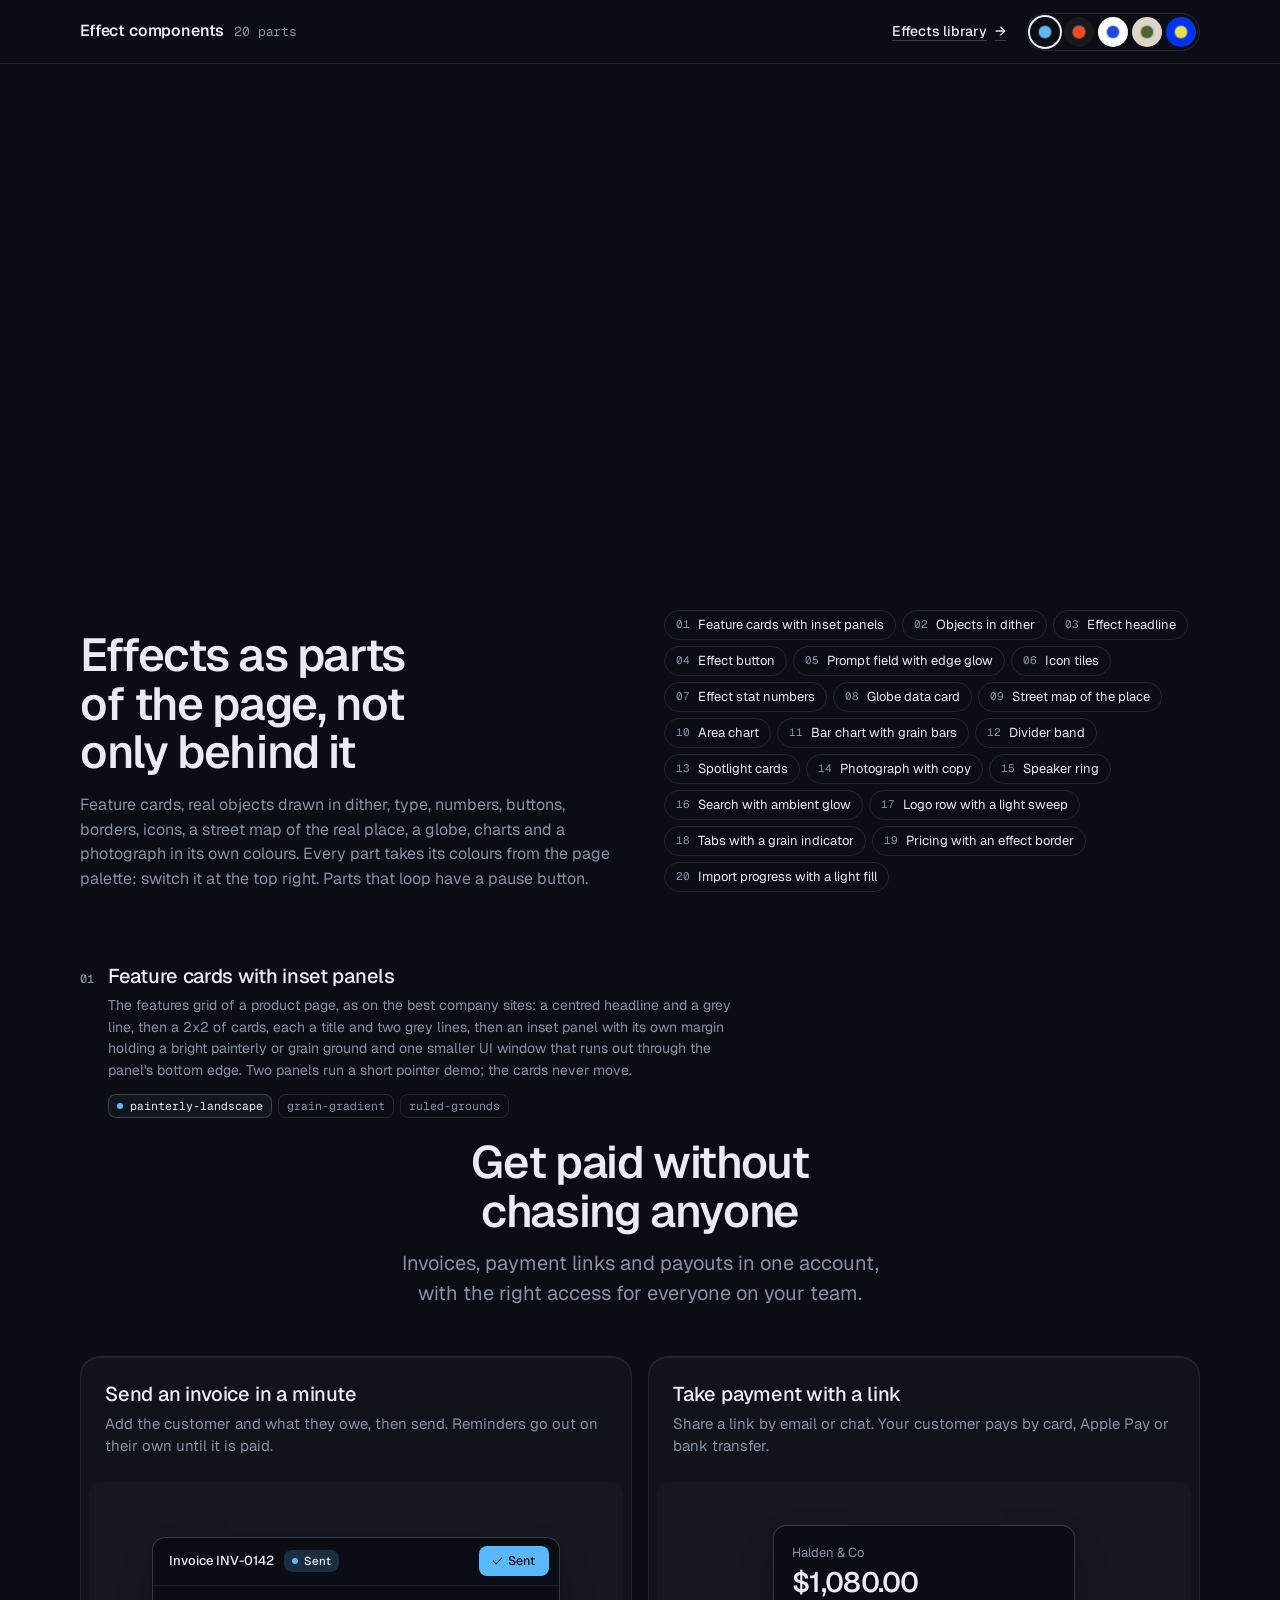
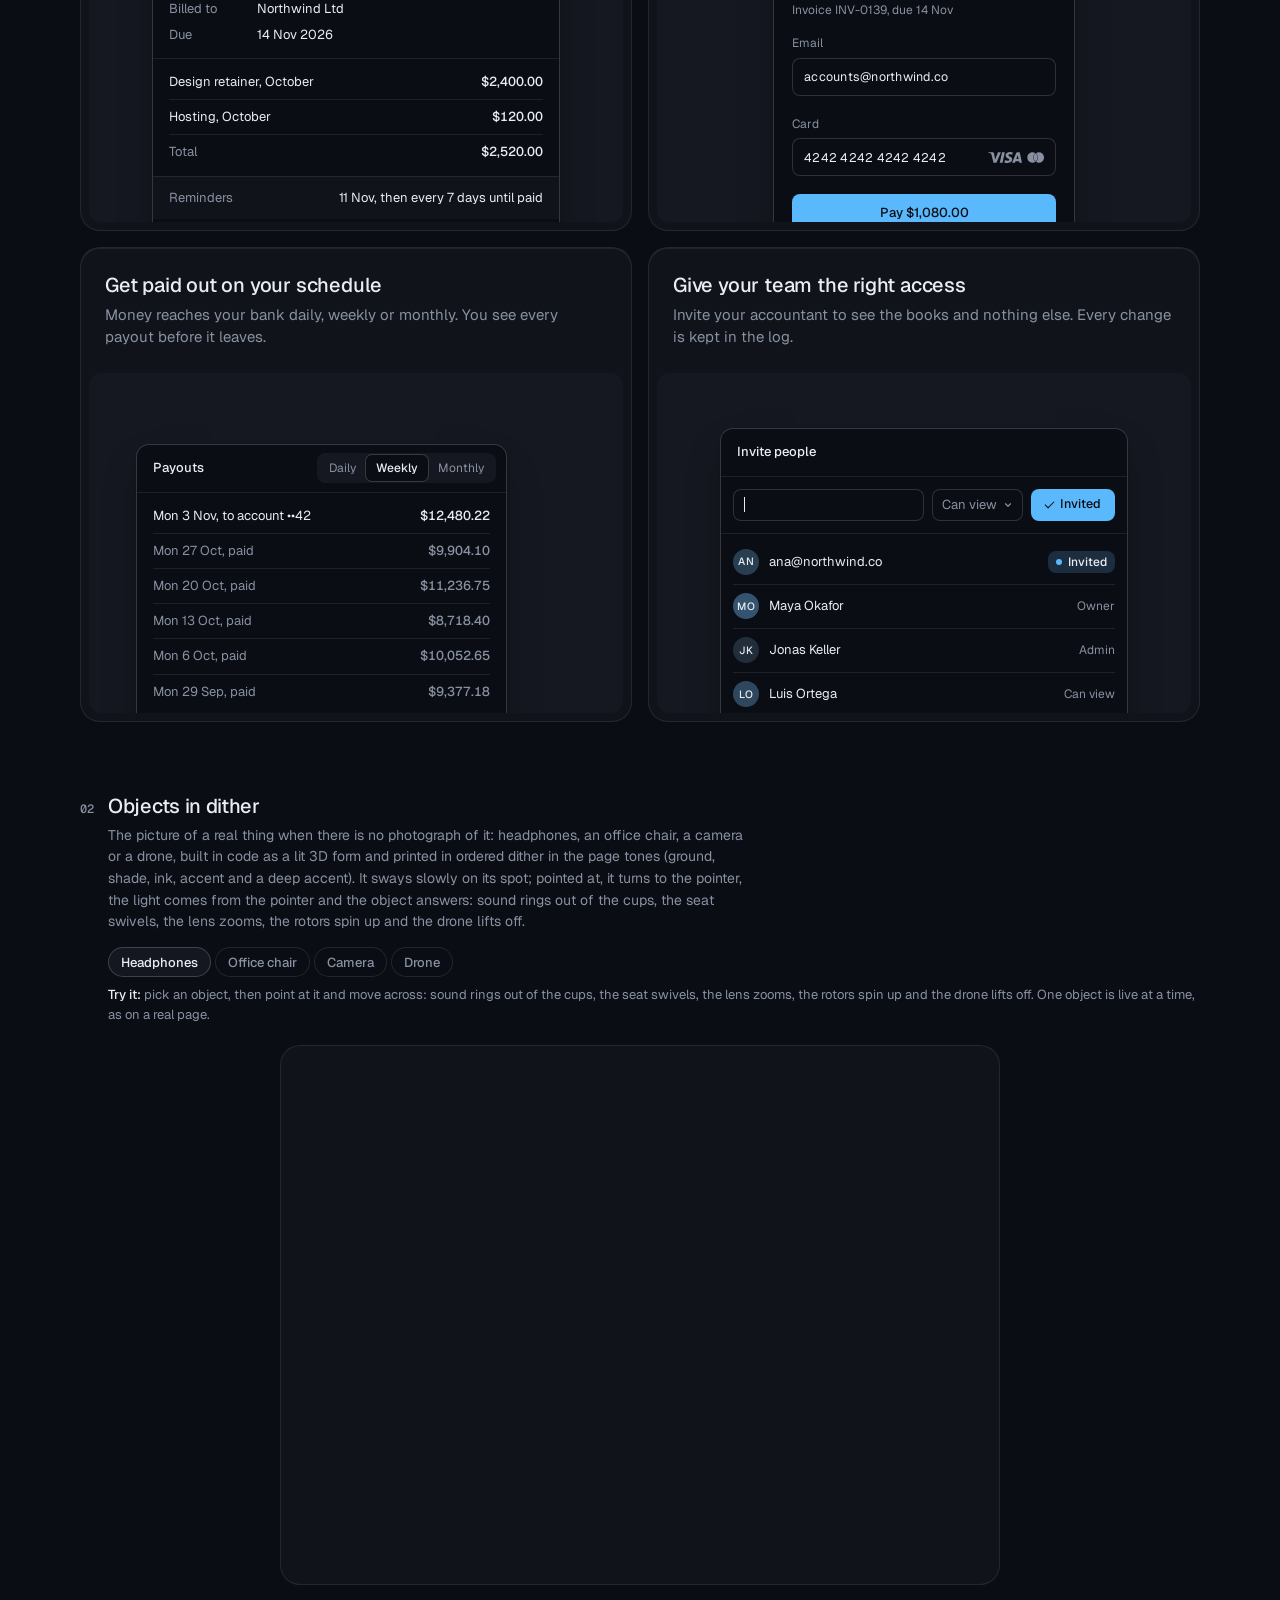
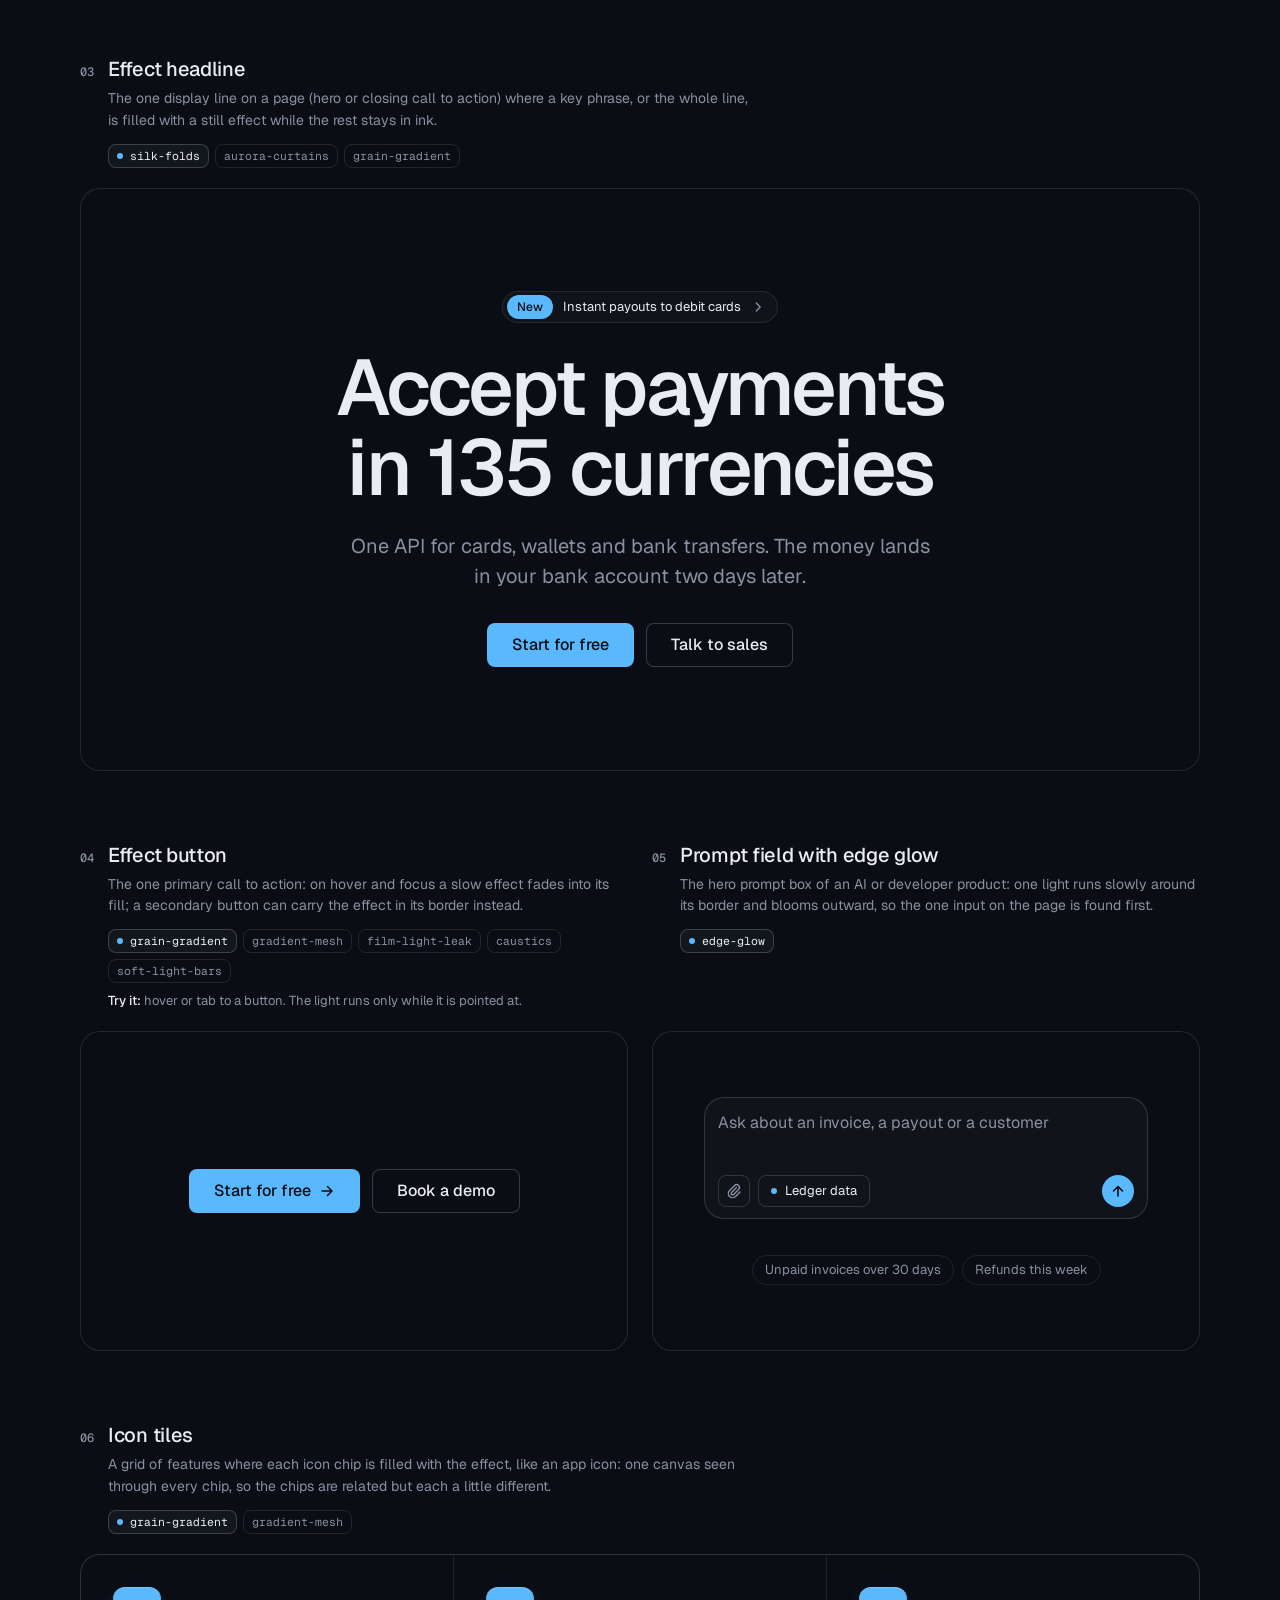
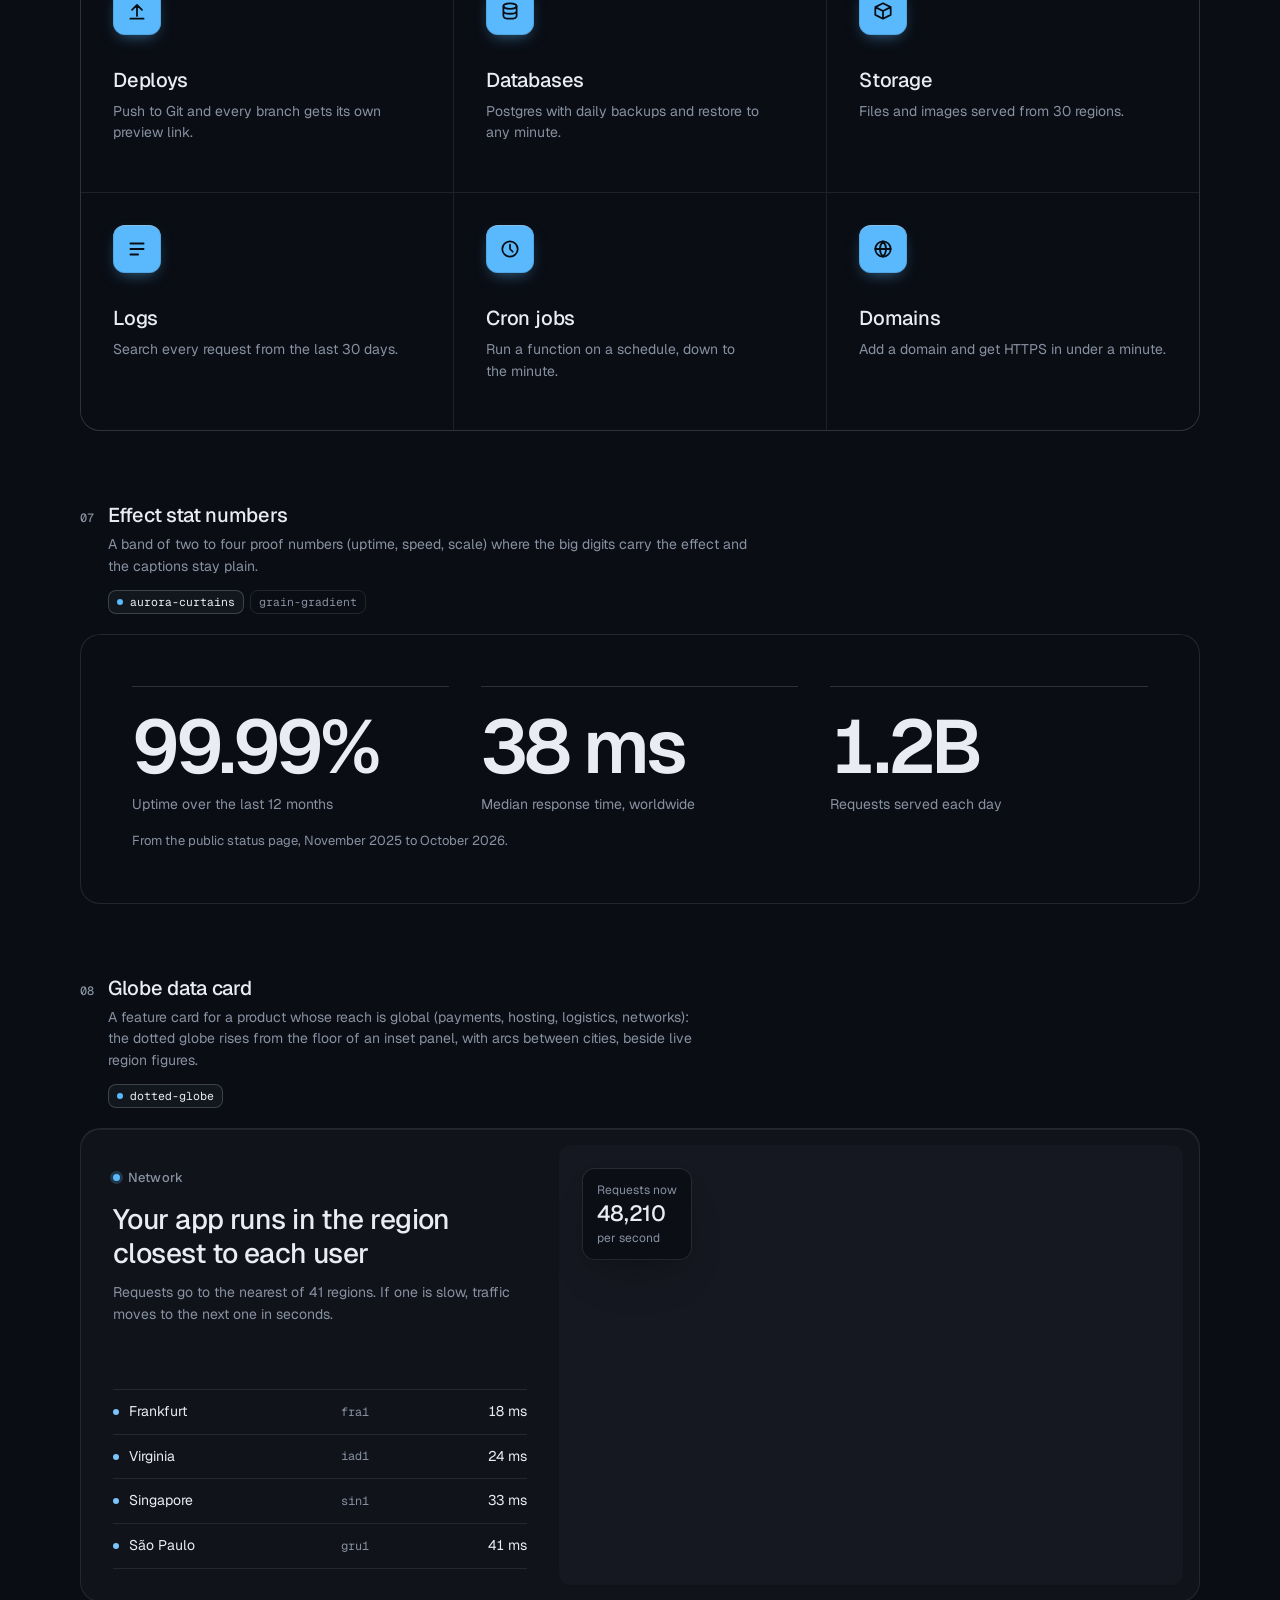
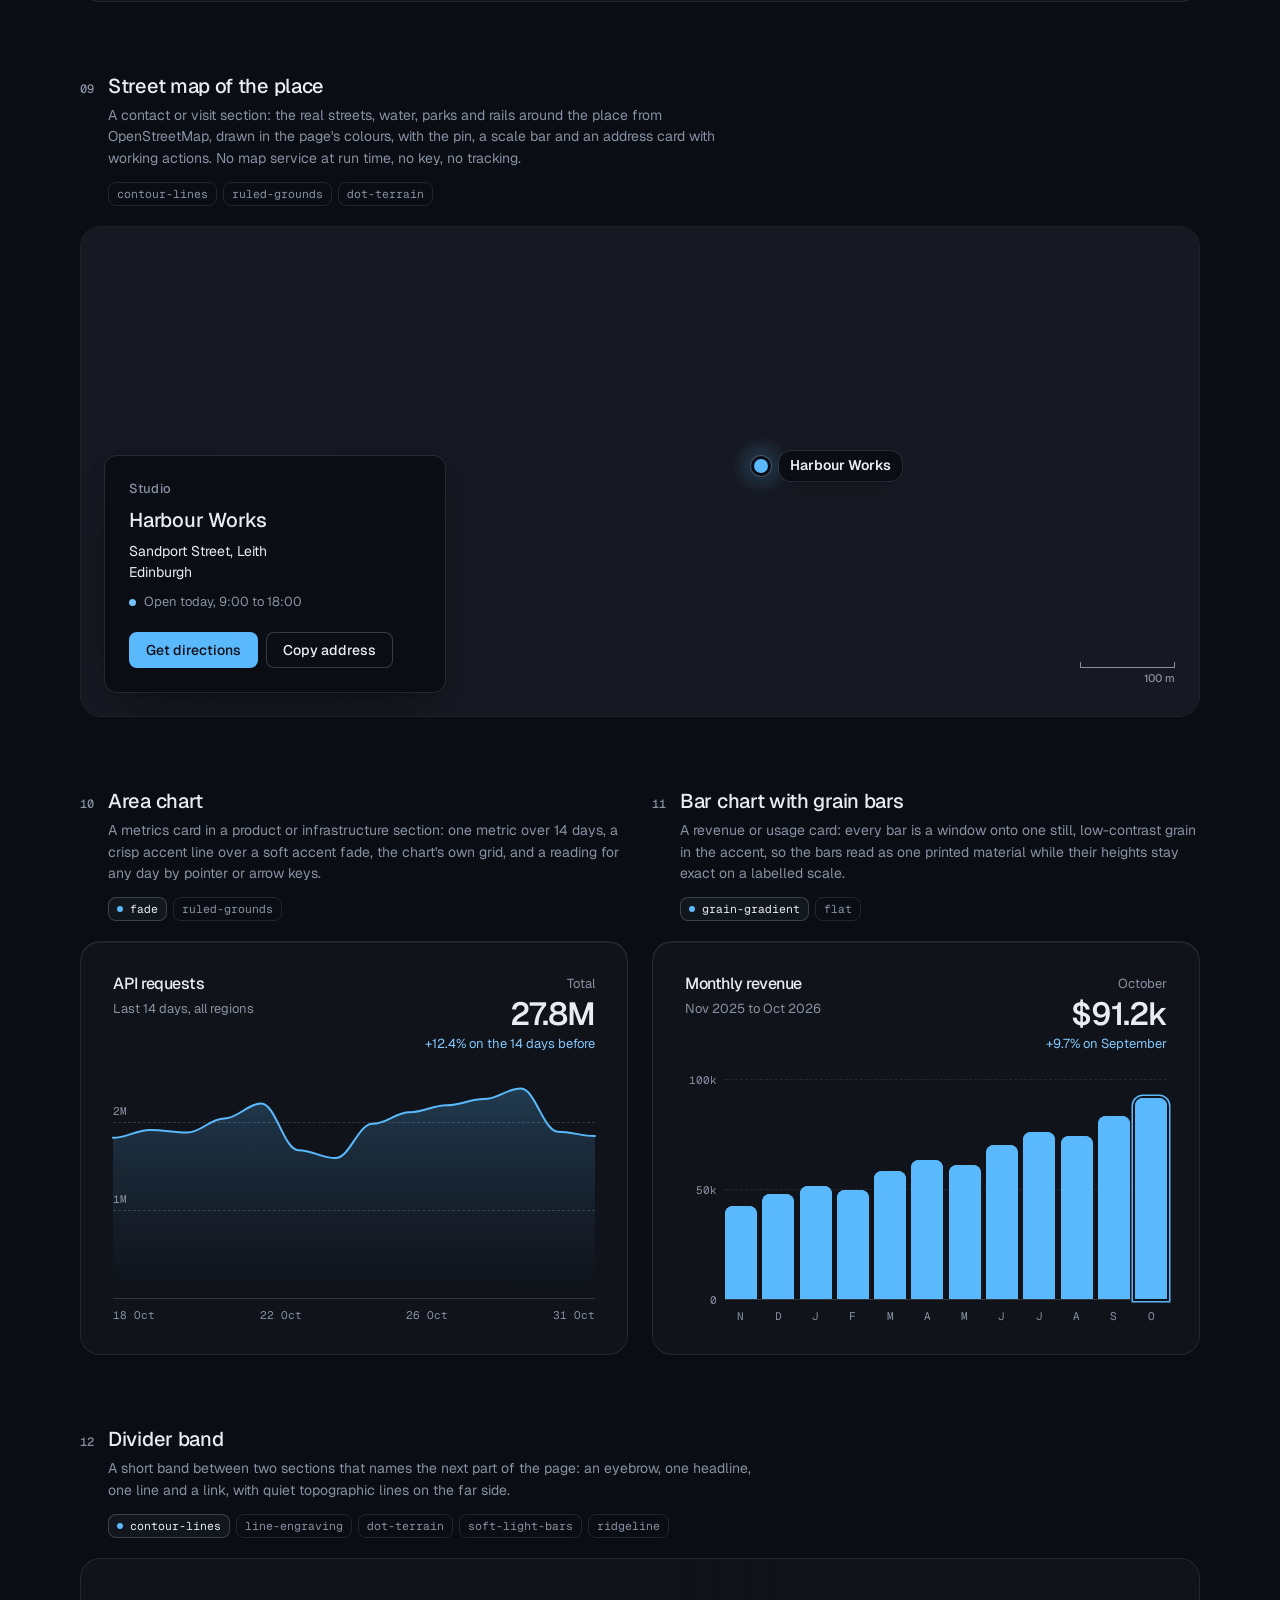
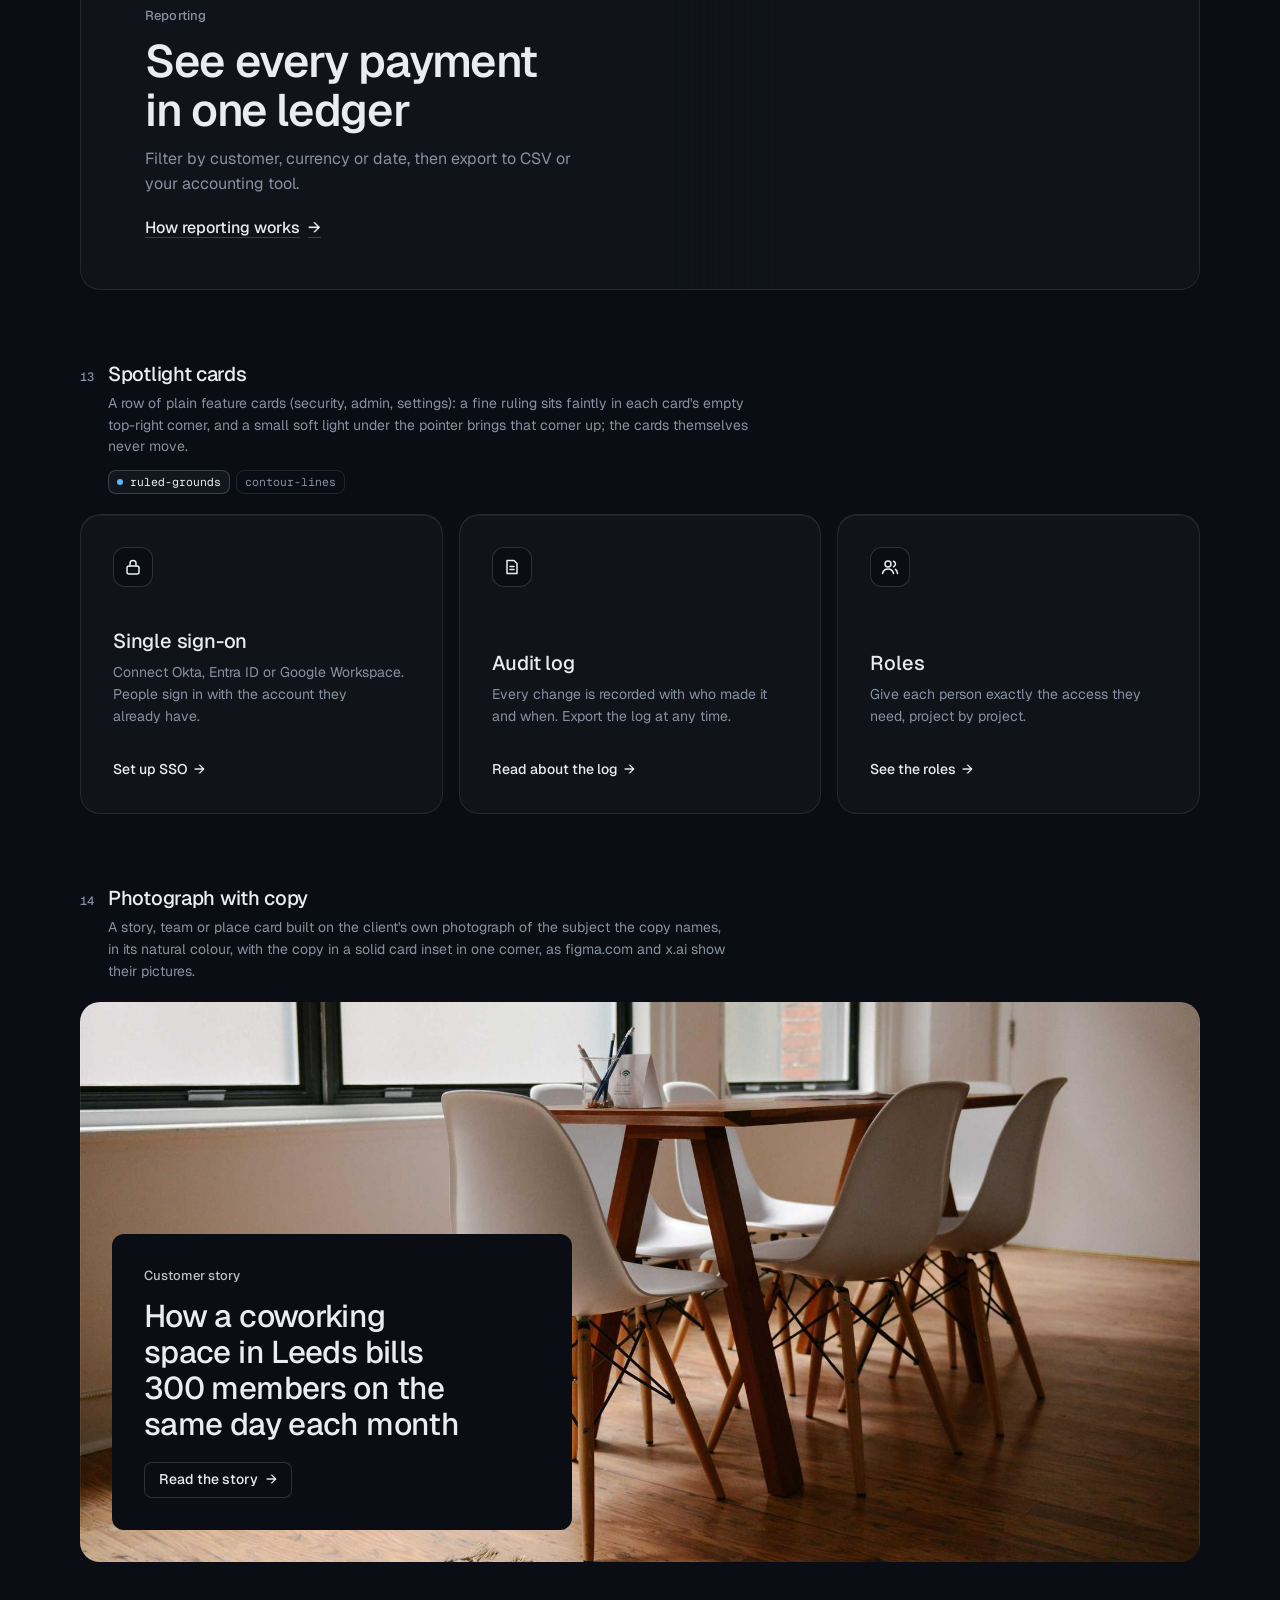
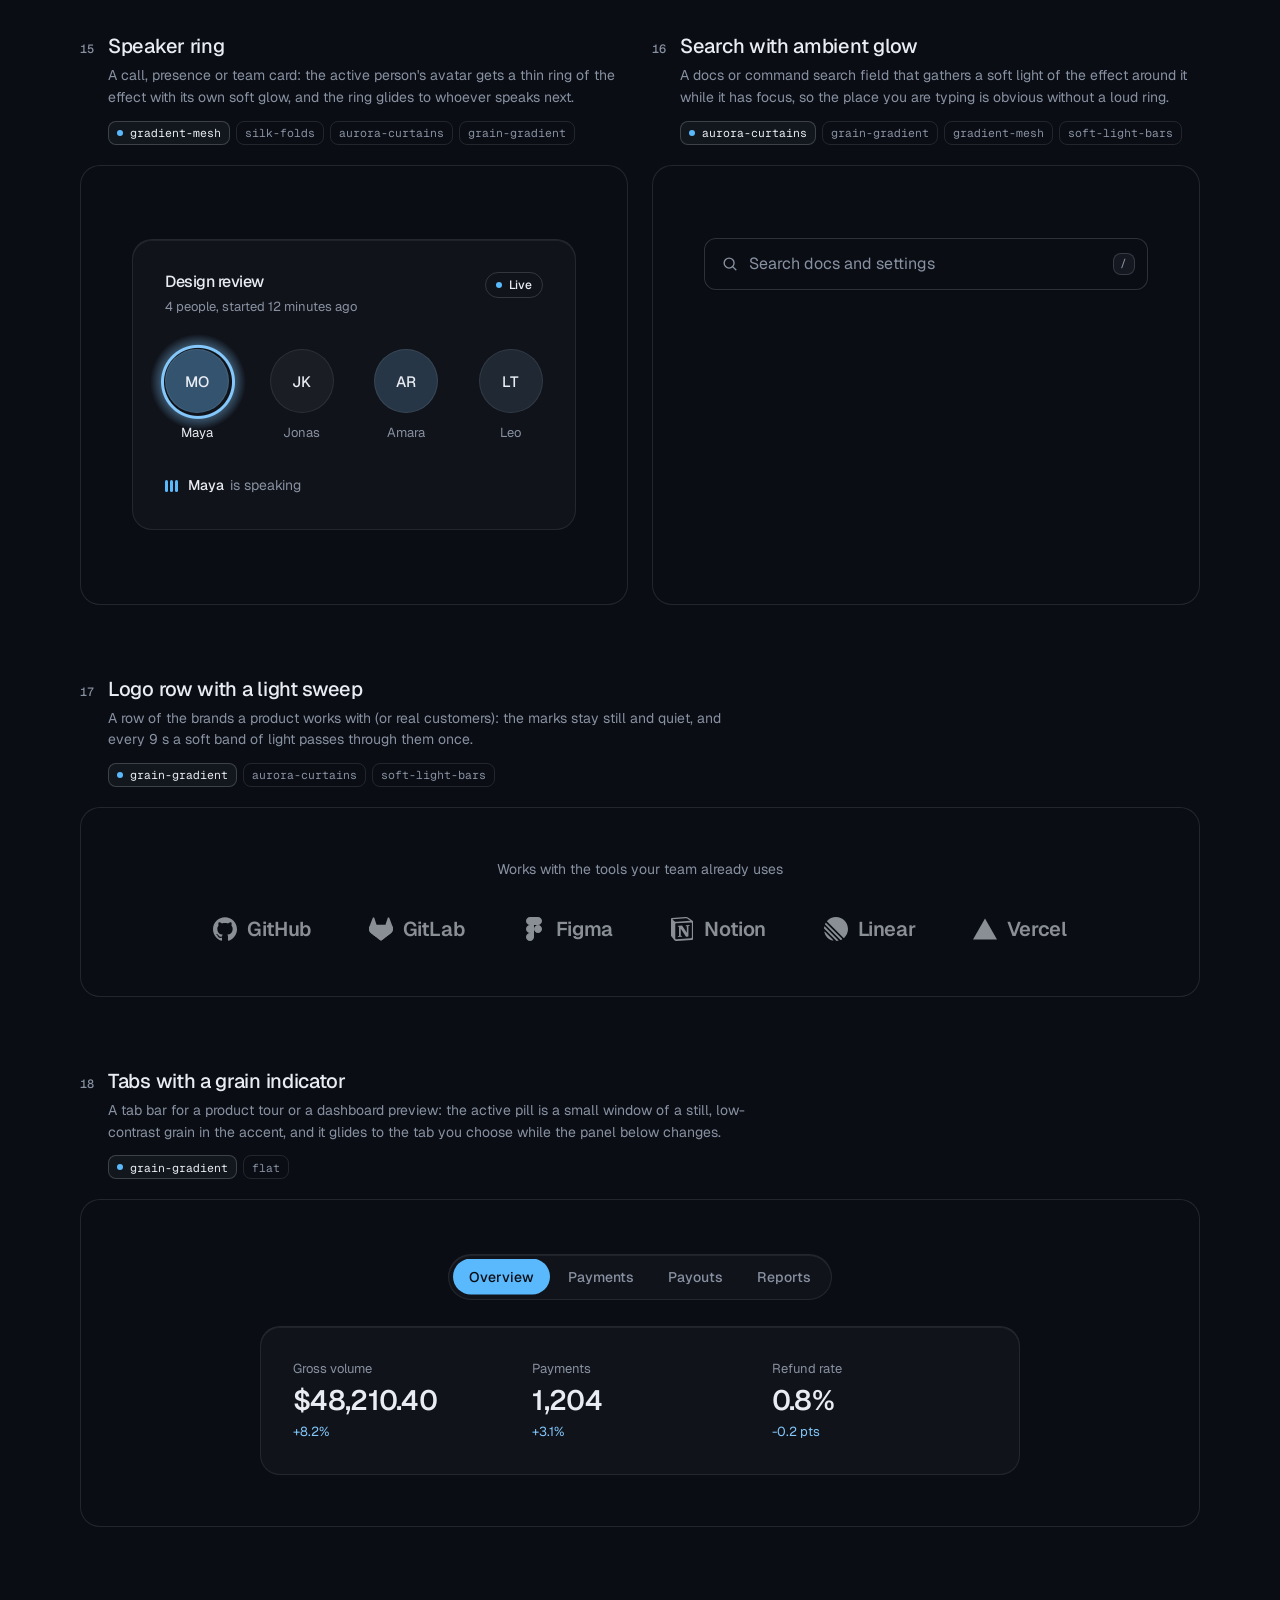
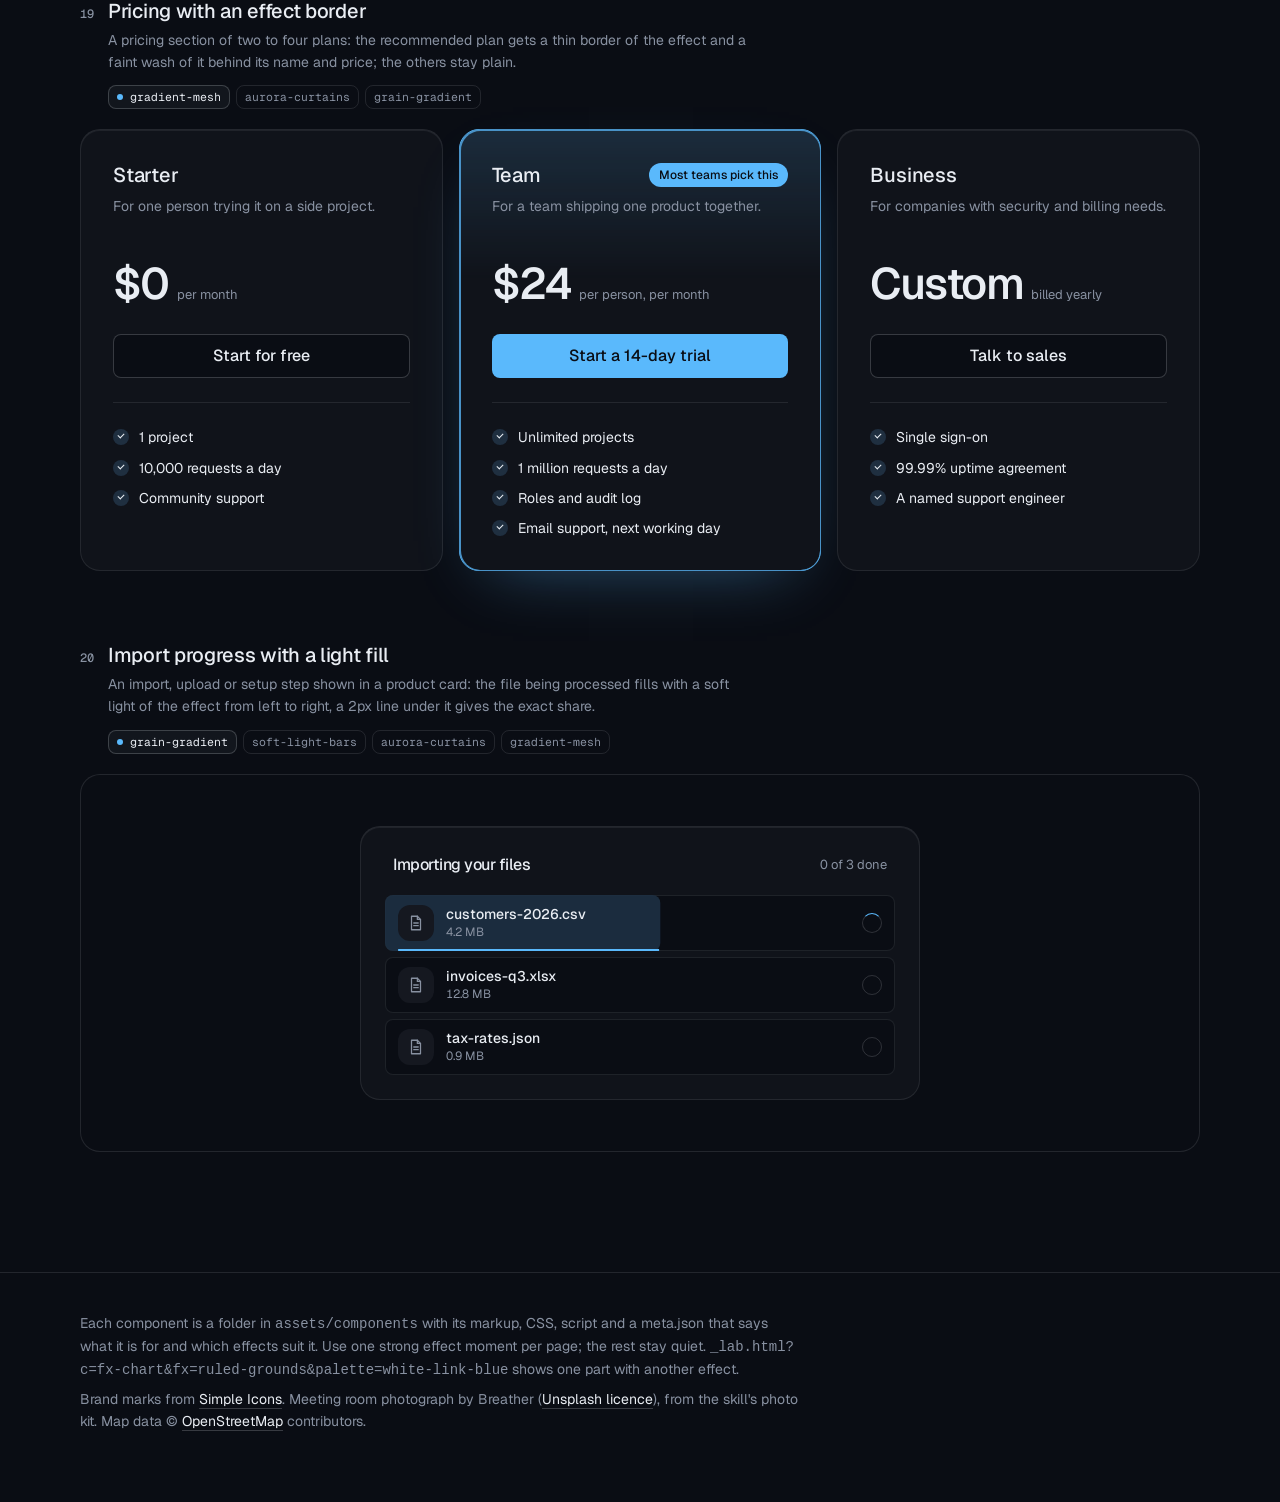
<file: disciplines/editorial-cadence/assets/components/index.html>
<!doctype html>
<html lang="en" data-radius="soft">
<head>
<script>window.__tpGlMax = 16;   /* a gallery shows many live effects at once; a page of a site keeps the default 4 (fx.js) */</script>
<meta charset="utf-8">
<meta name="viewport" content="width=device-width, initial-scale=1">
<title>Effect components</title>
<link rel="preconnect" href="https://fonts.googleapis.com">
<link rel="preconnect" href="https://fonts.gstatic.com" crossorigin>
<link href="https://fonts.googleapis.com/css2?family=Geist:wght@100..900&family=Geist+Mono:wght@400..600&display=swap" rel="stylesheet">
<link rel="stylesheet" href="../system.css">
<link rel="stylesheet" href="./base.css">
<style>
  :root {
    --font-display: "Geist", system-ui, sans-serif;
    --font-text: "Geist", system-ui, sans-serif;
    --font-mono: "Geist Mono", ui-monospace, monospace;
    --display-weight: 560;
    --display-tracking: -0.03em;
    --container: 1200px;
  }
  body { min-height: 100vh; }
  .top {
    position: sticky; top: 0; z-index: 50; height: 64px; background: var(--bg);
    border-bottom: 1px solid var(--line);
  }
  .top .container { height: 100%; display: flex; align-items: center; justify-content: space-between; gap: 16px; }
  .brand { display: flex; align-items: center; gap: 10px; font-weight: 560; letter-spacing: -0.01em; }
  .brand small { font: 400 13px/1 var(--font-mono); color: var(--muted); }
  .top nav { display: flex; align-items: center; gap: 20px; }
  .top nav a.link { font-size: 14px; }
  .swatches { display: flex; gap: 4px; padding: 3px; border: 1px solid var(--line); border-radius: 999px; background: var(--bg); }
  .swatches button {
    width: 30px; height: 30px; border-radius: 999px; border: 0; padding: 0; cursor: pointer; position: relative;
    background: var(--sw-bg);
  }
  .swatches button::after {
    content: ""; position: absolute; inset: 9px; border-radius: 999px; background: var(--sw-accent);
    box-shadow: 0 0 0 1px color-mix(in oklab, var(--sw-ink) 25%, transparent);
  }
  .swatches button[aria-pressed="true"] { box-shadow: 0 0 0 2px var(--ink); }
  .swatches button:focus-visible { outline-offset: 3px; }

  .intro { padding-block: 64px 40px; display: grid; grid-template-columns: minmax(0, 6fr) minmax(0, 6fr); gap: 48px; align-items: end; }
  .intro h1 { font-size: clamp(34px, 2.2vw + 18px, 52px); line-height: 1.05; max-width: 15ch; }
  .intro p { margin-top: 16px; color: var(--muted); font-size: var(--t-body); line-height: 1.55; max-width: 52ch; }
  .index { display: flex; flex-wrap: wrap; gap: 6px; justify-content: flex-start; }
  @media (max-width: 1023px) { .intro { grid-template-columns: minmax(0, 1fr); gap: 28px; } }
  .index a {
    display: inline-flex; align-items: center; gap: 8px; height: 30px; padding: 0 11px; border-radius: 999px;
    border: 1px solid var(--line); font-size: 13px; color: var(--ink);
    transition: border-color var(--dur) var(--ease), background-color var(--dur) var(--ease);
  }
  .index a span { font-family: var(--font-mono); font-size: 11px; color: var(--muted); }
  .index a:hover { border-color: var(--line-strong); background: color-mix(in oklab, var(--ink) 4%, var(--bg)); }

  /* every part spans two rows of the list (its notes, its stage) as a subgrid, so the two parts of a
     half-width pair share one notes height and one stage height: their stages start and end level */
  .list { display: grid; grid-template-columns: repeat(2, minmax(0, 1fr)); column-gap: 24px; row-gap: 0; padding-bottom: 120px; }
  .sc { grid-column: 1 / -1; grid-row: span 2; display: grid; grid-template-rows: subgrid; row-gap: 20px; min-width: 0; scroll-margin-top: 88px; padding-top: 72px; }
  .sc:first-child { padding-top: 0; }
  .sc.is-half { grid-column: auto; }
  .sc.is-half .sc__stage:not(.is-center) { display: grid; }
  .sc__meta { display: grid; grid-template-columns: auto 1fr; column-gap: 14px; row-gap: 6px; align-items: baseline; align-content: start; }
  .sc__note { grid-column: 2; margin: 2px 0 0; font-size: 13px; color: var(--muted); }
  .sc__note::before { content: "Try it: "; color: var(--ink); font-weight: 500; }
  .sc__no { font: 500 12px/1 var(--font-mono); color: var(--muted); padding-top: 2px; }
  .sc__name { font: 500 20px/1.25 var(--font-text); letter-spacing: -0.015em; margin: 0; }
  .sc__for { grid-column: 2; color: var(--muted); font-size: 14px; line-height: 1.55; max-width: 72ch; margin: 0; }
  .sc__fx { grid-column: 2; display: flex; flex-wrap: wrap; gap: 6px; margin-top: 6px; }
  .sc__fx li {
    font: 400 11.5px/1 var(--font-mono); color: var(--muted); height: 24px; display: inline-flex; align-items: center;
    padding: 0 8px; border-radius: var(--r-sm); border: 1px solid var(--line);
  }
  .sc__fx li.is-on { color: var(--ink); border-color: var(--line-strong); background: color-mix(in oklab, var(--ink) 5%, var(--bg)); }
  .sc__fx li.is-on::before { content: ""; width: 6px; height: 6px; border-radius: 99px; background: var(--accent); margin-right: 7px; }
  .sc__stage {
    position: relative; min-width: 0; border: 1px solid var(--line); border-radius: var(--r-lg);
    padding: clamp(20px, 4vw, 56px); background: var(--bg);
  }
  .sc__stage.is-tall { padding-block: clamp(56px, 8vw, 120px); }
  .sc__stage.is-flush { padding: 0; border: 0; }
  .sc__stage.is-center { display: grid; place-items: center; min-height: 320px; }
  /* one object, at a size a page would give it */
  #fx-dither-object .sc__stage { display: grid; justify-items: center; }
  #fx-dither-object .cx-obj { width: min(100%, 720px); }
  .sc__pick { grid-column: 2; display: flex; flex-wrap: wrap; gap: 4px; margin-top: 8px; }
  .sc__pick button {
    height: 30px; padding: 0 12px; border-radius: 999px; border: 1px solid var(--line); background: var(--bg);
    font: 500 13px/1 var(--font-text); color: var(--muted); cursor: pointer;
  }
  .sc__pick button:hover { color: var(--ink); border-color: var(--line-strong); }
  .sc__pick button[aria-pressed="true"] { color: var(--ink); border-color: var(--line-strong); background: color-mix(in oklab, var(--ink) 6%, var(--bg)); }
  /* the search list opens below its field: leave it room inside the frame */
  #fx-search .sc__stage { min-height: 440px; place-items: start center; padding-top: 72px; }
  .sc__stage:empty::after { content: "Loading"; color: var(--muted); font-size: 13px; }

  .foot { border-top: 1px solid var(--line); padding: 40px 0 64px; color: var(--muted); font-size: 14px; }
  .foot p { max-width: 80ch; margin: 0 0 8px; }
  .foot a { color: var(--ink); text-decoration: underline; text-decoration-color: var(--line-strong); text-underline-offset: 4px; }

  @media (max-width: 899px) {
    .list { grid-template-columns: minmax(0, 1fr); }
    .sc.is-half { grid-column: 1 / -1; }
    .top nav a.link { display: none; }
  }
  @media (max-width: 639px) {
    .intro { padding-block: 48px 32px; }
    .sc { padding-top: 48px; }
    .sc__meta { grid-template-columns: 1fr; }
    .sc__no { display: none; }
    .sc__for, .sc__fx, .sc__note, .sc__pick { grid-column: 1; }
    .sc__stage.is-center { min-height: 240px; }
    .brand small { display: none; }
  }
</style>
</head>
<body>
<header class="top">
  <div class="container">
    <div class="brand">Effect components <small id="count"></small></div>
    <nav aria-label="Palette and links">
      <a class="link" href="../effects/gallery.html">Effects library</a>
      <div class="swatches" id="swatches" role="group" aria-label="Page palette"></div>
    </nav>
  </div>
</header>

<main>
  <section class="intro container">
    <div>
      <h1>Effects as parts of the page, not only behind it</h1>
      <p id="lede">Feature cards, real objects drawn in dither, type, numbers, buttons, borders, icons, a street map of the real place, a globe, charts and a photograph in its own colours. Every part takes its colours from the page palette: switch it at the top right. Parts that loop have a pause button.</p>
    </div>
    <nav class="index" id="index" aria-label="Components"></nav>
  </section>
  <div class="container list" id="list"></div>
</main>

<footer class="foot">
  <div class="container">
    <p>Each component is a folder in <code>assets/components</code> with its markup, CSS, script and a meta.json that says what it is for and which effects suit it. Use one strong effect moment per page; the rest stay quiet. <code>_lab.html?c=fx-chart&amp;fx=ruled-grounds&amp;palette=white-link-blue</code> shows one part with another effect.</p>
    <p>Brand marks from <a href="https://simpleicons.org/">Simple Icons</a>. Meeting room photograph by Breather (<a href="https://unsplash.com/photos/DEdM9Vs6s8w">Unsplash licence</a>), from the skill's photo kit. Map data © <a href="https://www.openstreetmap.org/copyright">OpenStreetMap</a> contributors.</p>
  </div>
</footer>

<script type="module">
  import fx from '../effects/fx.js';

  // component id, layout and stage style, in page order
  const COMPONENTS = [
    { id: 'fx-feature-card', stage: 'is-flush' },
    { id: 'fx-dither-object', stage: 'is-flush', note: 'pick an object, then point at it and move across: sound rings out of the cups, the seat swivels, the lens zooms, the rotors spin up and the drone lifts off. One object is live at a time, as on a real page.' },
    { id: 'fx-headline', stage: 'is-tall' },
    { id: 'fx-button', half: true, stage: 'is-center', note: 'hover or tab to a button. The light runs only while it is pointed at.' },
    { id: 'fx-prompt', half: true, stage: 'is-center' },
    { id: 'fx-icon-tiles', stage: 'is-flush' },
    { id: 'fx-stat' },
    { id: 'fx-globe', stage: 'is-flush' },
    { id: 'fx-map', stage: 'is-flush' },
    { id: 'fx-chart', half: true, stage: 'is-flush' },
    { id: 'fx-bars', half: true, stage: 'is-flush' },
    { id: 'fx-band', stage: 'is-flush' },
    { id: 'fx-spotlight', stage: 'is-flush' },
    { id: 'fx-photo', stage: 'is-flush' },
    { id: 'fx-avatar', half: true, stage: 'is-center' },
    { id: 'fx-search', half: true, stage: 'is-center' },
    { id: 'fx-logos' },
    { id: 'fx-tabs' },
    { id: 'fx-pricing', stage: 'is-flush' },
    { id: 'fx-progress', stage: 'is-center' },
  ];

  const PALETTES = [
    { id: 'blue-black-cornflower', name: 'Night, cornflower', bg: '#0a0d14', surface: '#131824', ink: '#e9edf3', muted: '#8891a1', accent: '#5ab9fc', accentInk: '#0a0d14' },
    { id: 'graphite-safety-orange', name: 'Graphite, orange', bg: '#18191b', surface: '#222427', ink: '#eff0f1', muted: '#9c9ea3', accent: '#ff4a1f', accentInk: '#18191b' },
    { id: 'white-link-blue', name: 'White, blue', bg: '#ffffff', surface: '#f4f4f4', ink: '#111111', muted: '#6b6b6b', accent: '#1a4be0', accentInk: '#ffffff' },
    { id: 'moss-sand', name: 'Sand, moss', bg: '#ddd6c6', surface: '#d2cab8', ink: '#2a2a26', muted: '#59574e', accent: '#4f6238', accentInk: '#ffffff' },
    { id: 'cobalt-field', name: 'Cobalt field', bg: '#0034eb', surface: '#002fd6', ink: '#ffffff', muted: '#dfe4f2', accent: '#e9e34a', accentInk: '#111111' },
  ];

  const q = new URLSearchParams(location.search);
  if (q.has('time')) fx.setClock(+q.get('time'));
  if (q.has('fallback')) fx.config.forceFallback = true;
  const only = q.get('only') ? q.get('only').split(',') : null;
  const list = document.getElementById('list');
  const index = document.getElementById('index');
  const swatches = document.getElementById('swatches');

  /*
    The budget: a laptop's integrated GPU shares its memory with everything else, so this page never
    holds more than 4 live WebGL contexts. A part is started when it comes near the viewport and
    destroyed when it leaves it; still parts draw once and free their context; fx.js frees any idle
    off-screen context past 4. liveGL() counts the contexts that are open right now.
  */
  fx.config.maxLive = 4;
  const contexts = new Set();
  let peakGL = 0;
  const getContext = HTMLCanvasElement.prototype.getContext;
  HTMLCanvasElement.prototype.getContext = function (type, ...rest) {
    const c = getContext.call(this, type, ...rest);
    if (c && /webgl/i.test(type) && !contexts.has(c)) { contexts.add(c); peakGL = Math.max(peakGL, liveGL()); }
    return c;
  };
  function liveGL() {
    for (const c of contexts) if (c.isContextLost()) contexts.delete(c);
    return contexts.size;
  }

  // the dither object: one live at a time, switched here (a real page shows one object)
  const OBJECTS = {
    headphones: ['Headphones', 'Over-ear, wireless'],
    chair: ['Office chair', 'Swivel seat on five castors'],
    camera: ['Camera', 'Mirrorless, with a zoom lens'],
    drone: ['Drone', 'Four rotors and a camera'],
  };
  let object = OBJECTS[q.get('object')] ? q.get('object') : 'headphones';
  // print (ordered dither, the default) or studio (a smooth shaded render: no picker until it is anti-aliased; ?render=studio)
  let render = q.get('render') === 'studio' ? 'studio' : 'print';

  function applyPalette(p) {
    const c = fx.color;
    const action = c.contrast(p.accent, p.bg) >= 2.2 ? p.accent : p.ink;
    const actionInk = action === p.accent ? p.accentInk : p.bg;
    const s = document.documentElement.style;
    const set = (k, v) => s.setProperty(k, v);
    set('--p-bg', p.bg); set('--p-surface', p.surface); set('--p-ink', p.ink); set('--p-muted', p.muted);
    set('--p-accent', p.accent); set('--p-accent-ink', p.accentInk); set('--p-action', action); set('--p-action-ink', actionInk);
    document.documentElement.style.colorScheme = c.isDark(p.bg) ? 'dark' : 'light';
    for (const b of swatches.children) b.setAttribute('aria-pressed', String(b.dataset.id === p.id));
  }

  async function load(entry) {
    const base = `./${entry.id}/`;
    const [meta, html, mod] = await Promise.all([
      fetch(base + 'meta.json').then(r => (r.ok ? r.json() : null)),
      fetch(base + 'component.html').then(r => (r.ok ? r.text() : null)),
      import(base + 'component.js').catch(err => { console.warn(entry.id, err); return null; }),
    ]).catch(() => [null, null, null]);
    if (!meta || !html || !mod) return null;
    const link = document.createElement('link');
    link.rel = 'stylesheet';
    link.href = base + 'component.css';
    document.head.append(link);
    await new Promise(r => { link.onload = link.onerror = r; });
    return { ...entry, meta, html, mod };
  }

  function section(e, n) {
    const s = document.createElement('section');
    s.className = 'sc' + (e.half ? ' is-half' : '');
    s.id = e.id;
    const fxList = (e.meta.effects || []).map(id => `<li class="${id === e.meta.default ? 'is-on' : ''}">${id}</li>`).join('');
    const pick = e.id === 'fx-dither-object'
      ? `<div class="sc__pick" role="group" aria-label="Object">${Object.keys(OBJECTS).map(k => `<button type="button" data-object="${k}" aria-pressed="${k === object}">${OBJECTS[k][0]}</button>`).join('')}</div>`
      : '';
    s.innerHTML = `
      <div class="sc__meta">
        <span class="sc__no">${String(n).padStart(2, '0')}</span>
        <h2 class="sc__name">${e.meta.name}</h2>
        <p class="sc__for">${e.meta.for}</p>
        ${fxList ? `<ul class="sc__fx" aria-label="Effects that suit it">${fxList}</ul>` : ''}
        ${pick}
        ${e.note ? `<p class="sc__note">${e.note}</p>` : ''}
      </div>
      <div class="sc__stage ${e.stage || ''}"></div>`;
    return s;
  }

  // the markup is placed at once (the page keeps its full height); the scripts run only near the viewport
  function markup(e) {
    const stage = e.section.querySelector('.sc__stage');
    stage.innerHTML = e.html;
    if (e.id === 'fx-dither-object') {
      const fig = stage.querySelector('.cx-obj');
      fig.dataset.cxObject = object;
      if (render === 'studio') fig.dataset.cxRender = 'studio'; else delete fig.dataset.cxRender;
      fig.querySelector('.cx-obj__stage').removeAttribute('aria-label');
    }
    return stage;
  }
  function start(e) {
    if (e.ctrl) return;
    const stage = markup(e);
    try { e.ctrl = e.mod.default(stage.firstElementChild || stage) || { destroy() {} }; } catch (err) { console.error(e.id, err); e.ctrl = { destroy() {} }; }
  }
  function stop(e) {
    if (!e.ctrl) return;
    try { e.ctrl.destroy?.(); } catch (err) { console.warn(e.id, err); }
    fx.unmountAll(e.section);
    e.ctrl = null;
  }

  function setPalette(p, entries) {
    entries.forEach(stop);
    applyPalette(p);
    try { localStorage.setItem('cx-palette', p.id); } catch (_) {}
    requestAnimationFrame(() => entries.forEach(e => (e.near ? start(e) : markup(e))));
  }

  let saved = null;
  try { saved = localStorage.getItem('cx-palette'); } catch (_) {}
  const first = PALETTES.find(p => p.id === q.get('palette')) || PALETTES.find(p => p.id === saved) || PALETTES[0];
  for (const p of PALETTES) {
    const b = document.createElement('button');
    b.type = 'button';
    b.dataset.id = p.id;
    b.title = p.name;
    b.setAttribute('aria-label', p.name);
    b.style.setProperty('--sw-bg', p.bg);
    b.style.setProperty('--sw-accent', p.accent);
    b.style.setProperty('--sw-ink', p.ink);
    swatches.append(b);
  }
  applyPalette(first);

  const wanted = COMPONENTS.filter(c => !only || only.includes(c.id));
  const entries = (await Promise.all(wanted.map(load))).filter(Boolean);
  document.getElementById('count').textContent = `${entries.length} parts`;
  entries.forEach((e, i) => {
    e.section = section(e, i + 1);
    list.append(e.section);
    markup(e);
    const a = document.createElement('a');
    a.href = '#' + e.id;
    a.innerHTML = `<span>${String(i + 1).padStart(2, '0')}</span>${e.meta.name}`;
    index.append(a);
  });
  await document.fonts.ready;
  const near = new IntersectionObserver(seen => {
    for (const en of seen) {
      const e = entries.find(x => x.section === en.target);
      if (!e) continue;
      e.near = en.isIntersecting;
      if (e.near) start(e); else stop(e);
    }
  }, { rootMargin: '10% 0px' });
  entries.forEach(e => near.observe(e.section));
  setTimeout(() => { document.documentElement.dataset.ready = '1'; }, 1500);

  swatches.addEventListener('click', ev => {
    const b = ev.target.closest('button');
    if (!b) return;
    const p = PALETTES.find(x => x.id === b.dataset.id);
    if (p) setPalette(p, entries);
  });
  list.addEventListener('click', ev => {
    const b = ev.target.closest('[data-object], [data-render]');
    if (!b || !(OBJECTS[b.dataset.object] || b.dataset.render)) return;
    if (b.dataset.render) render = b.dataset.render; else object = b.dataset.object;
    b.parentElement.querySelectorAll('button').forEach(x => x.setAttribute('aria-pressed', String(x === b)));
    const e = entries.find(x => x.id === 'fx-dither-object');
    stop(e);
    if (e.near) start(e); else markup(e);
  });
  window.__cx = {
    entries,
    setPalette: id => setPalette(PALETTES.find(p => p.id === id), entries),
    setObject: k => list.querySelector(`[data-object="${k}"]`)?.click(),
    gl: () => ({ live: liveGL(), peak: peakGL, started: entries.filter(e => e.ctrl).map(e => e.id) }),
  };
</script>

</body>
</html>
</file>
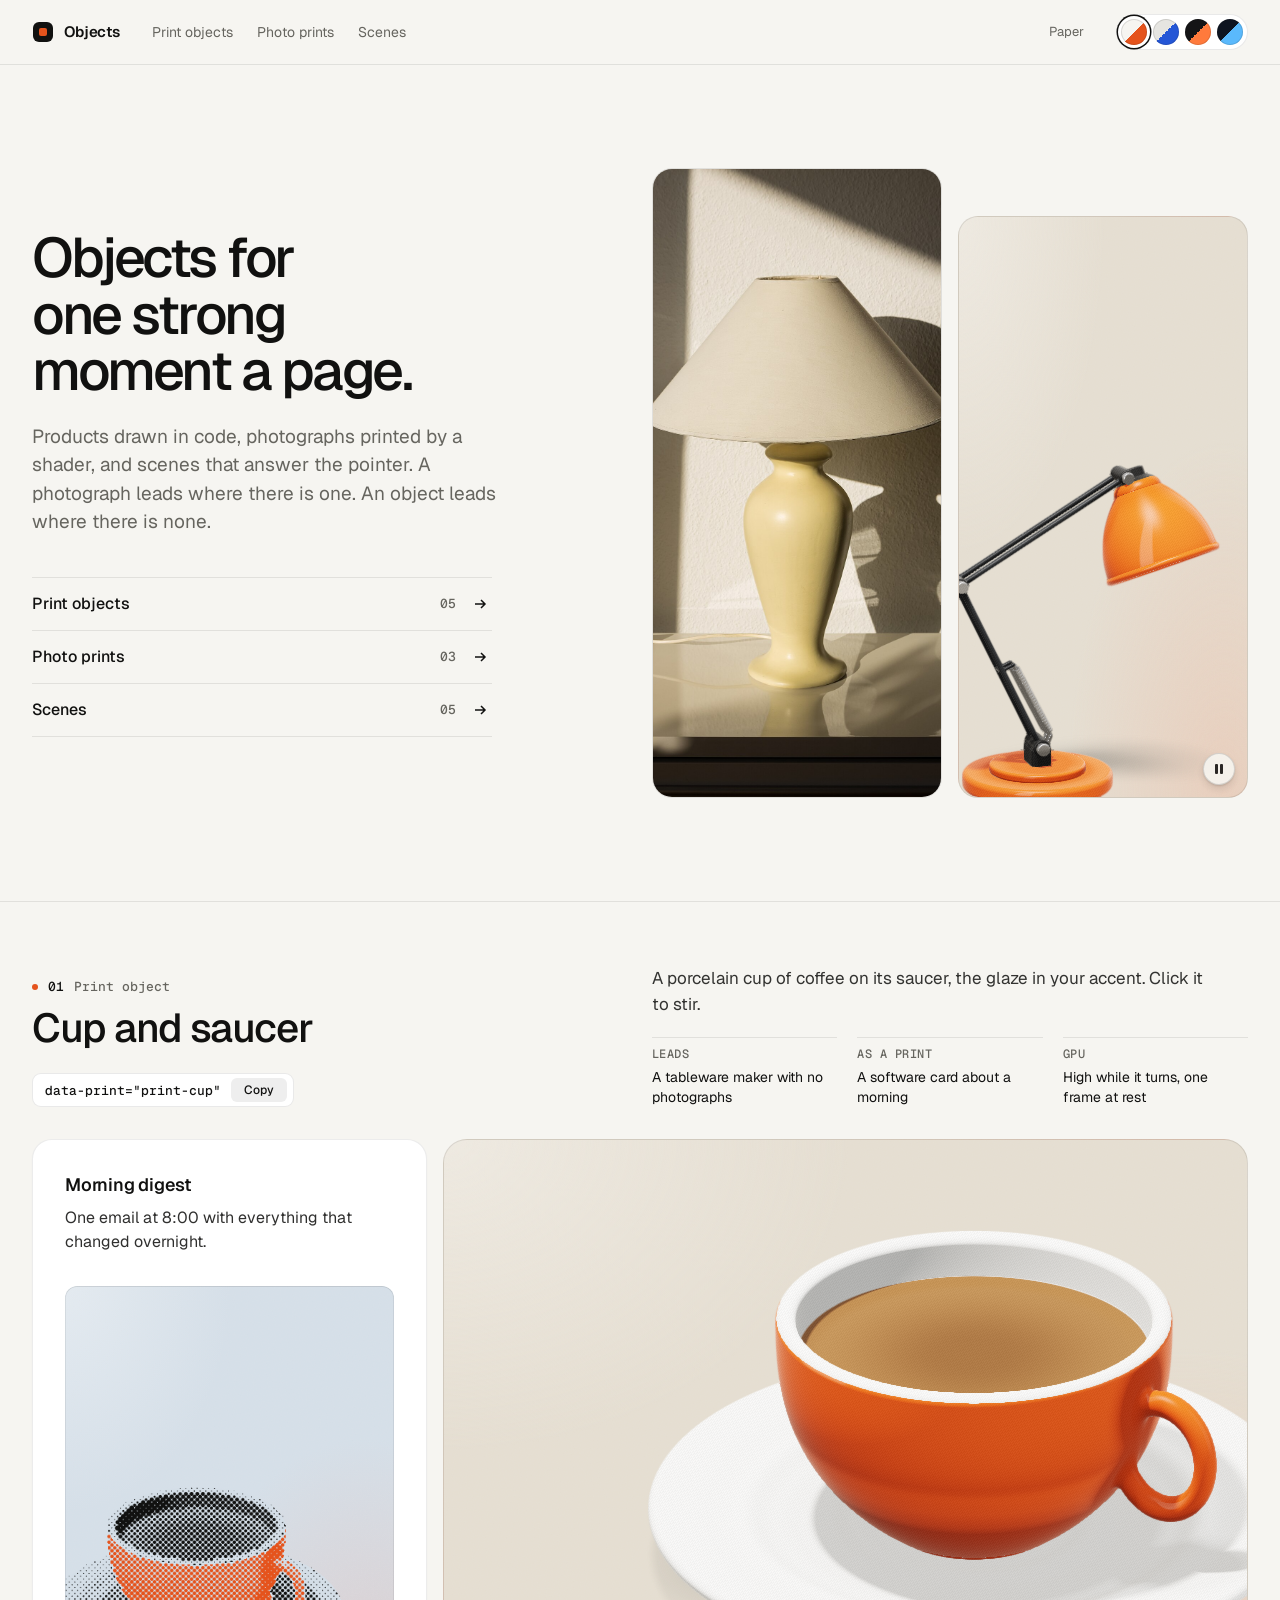
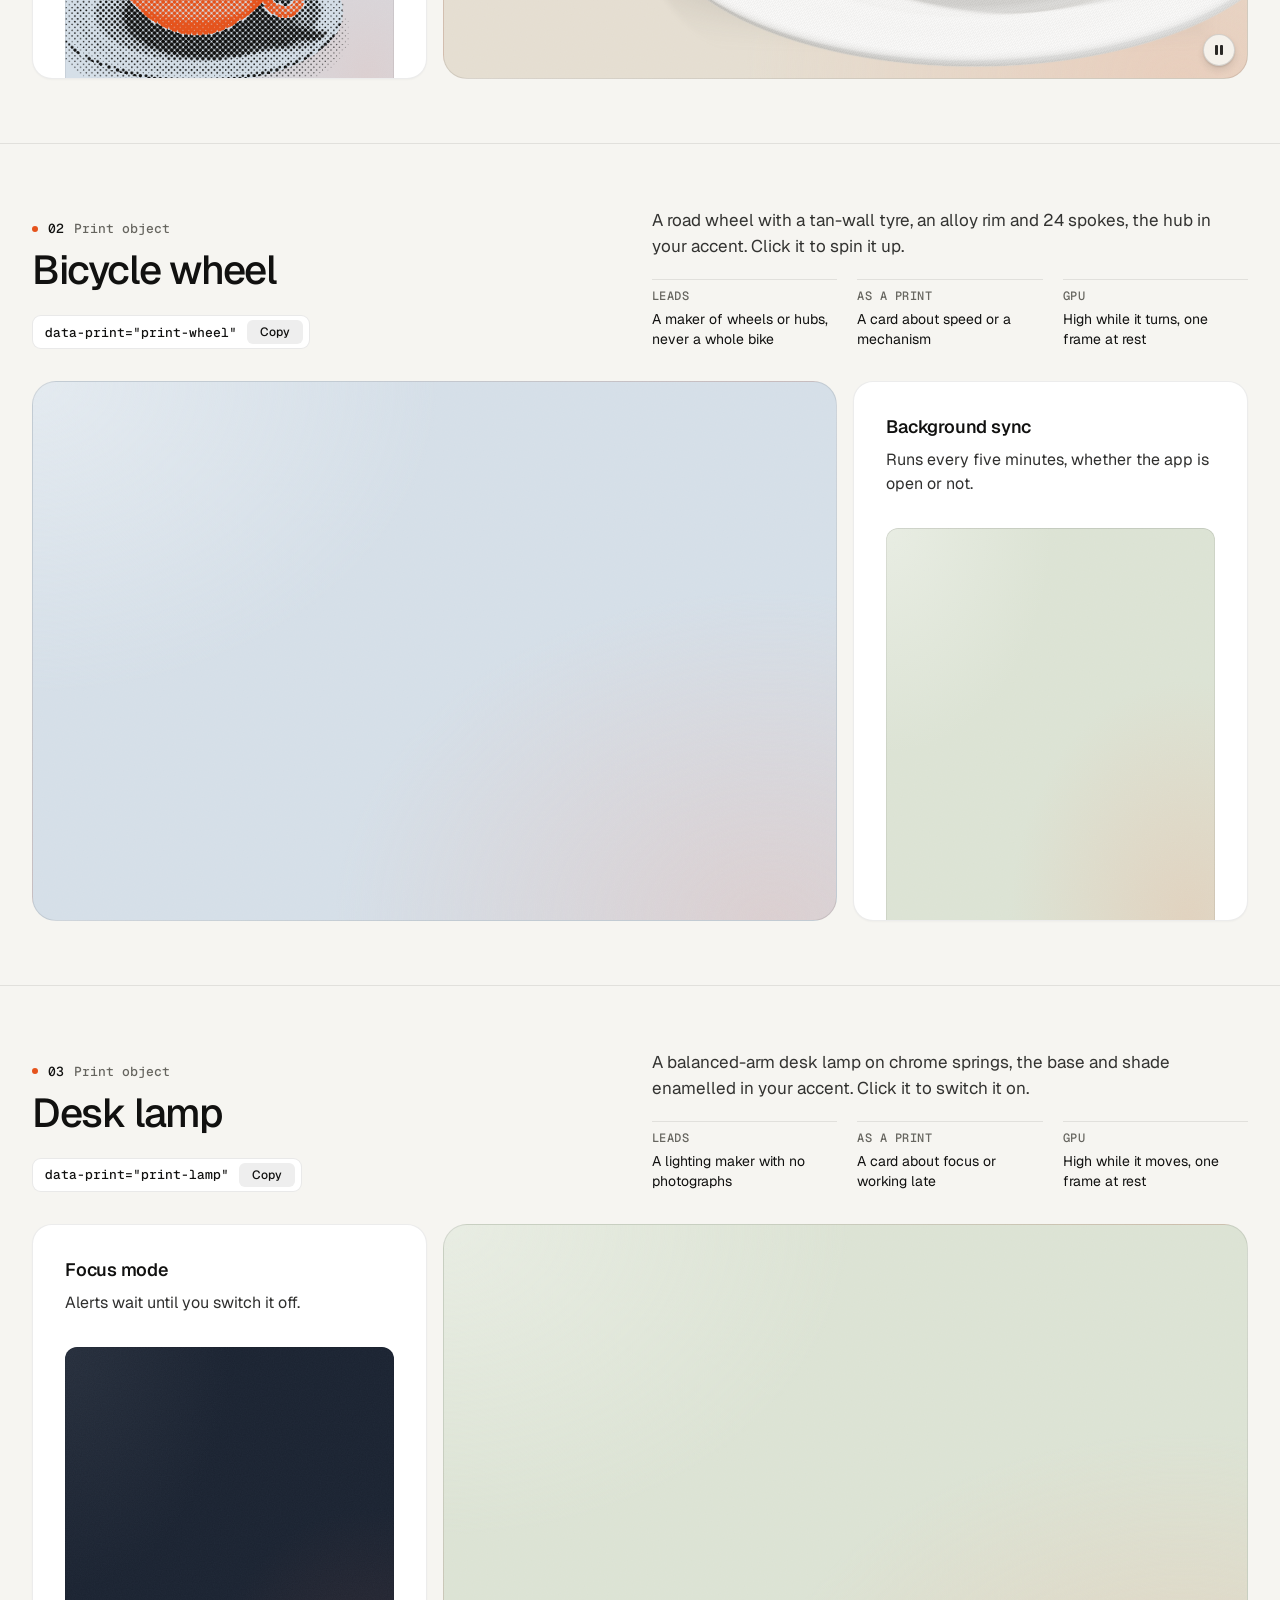
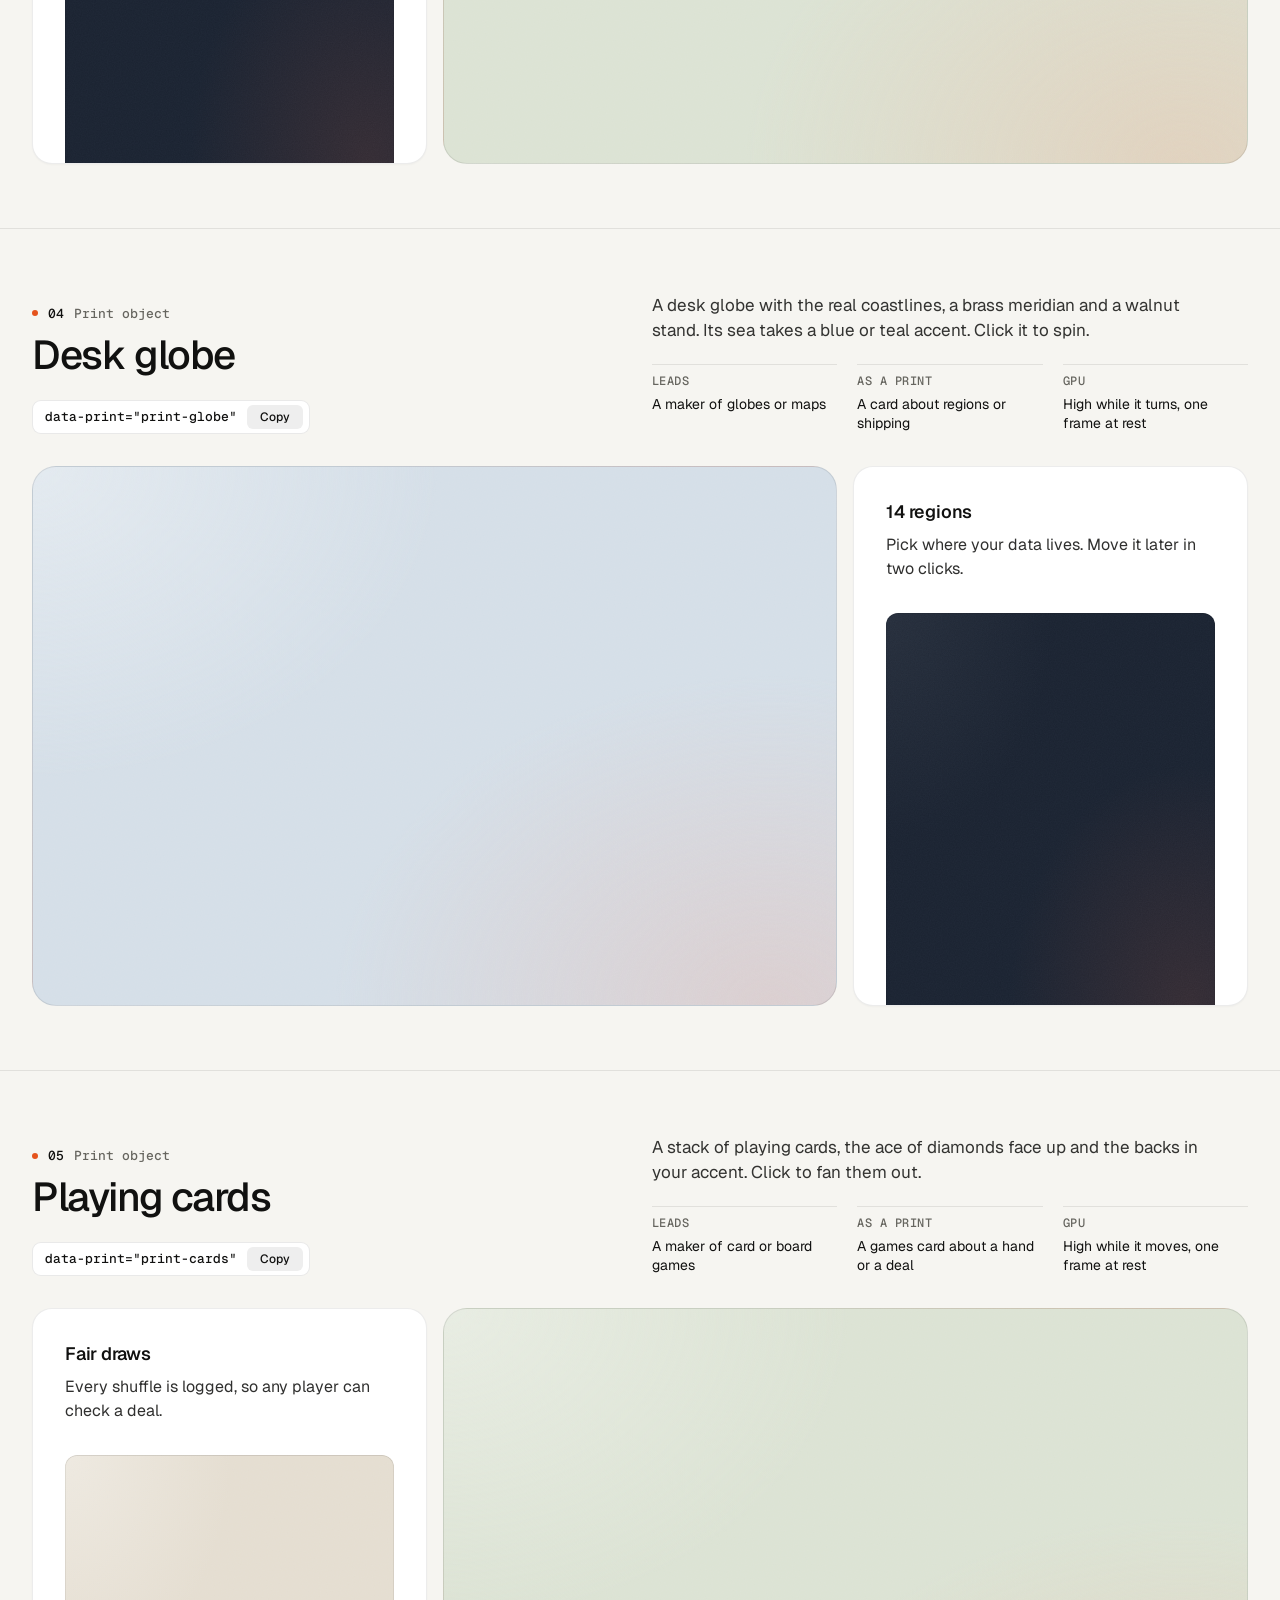
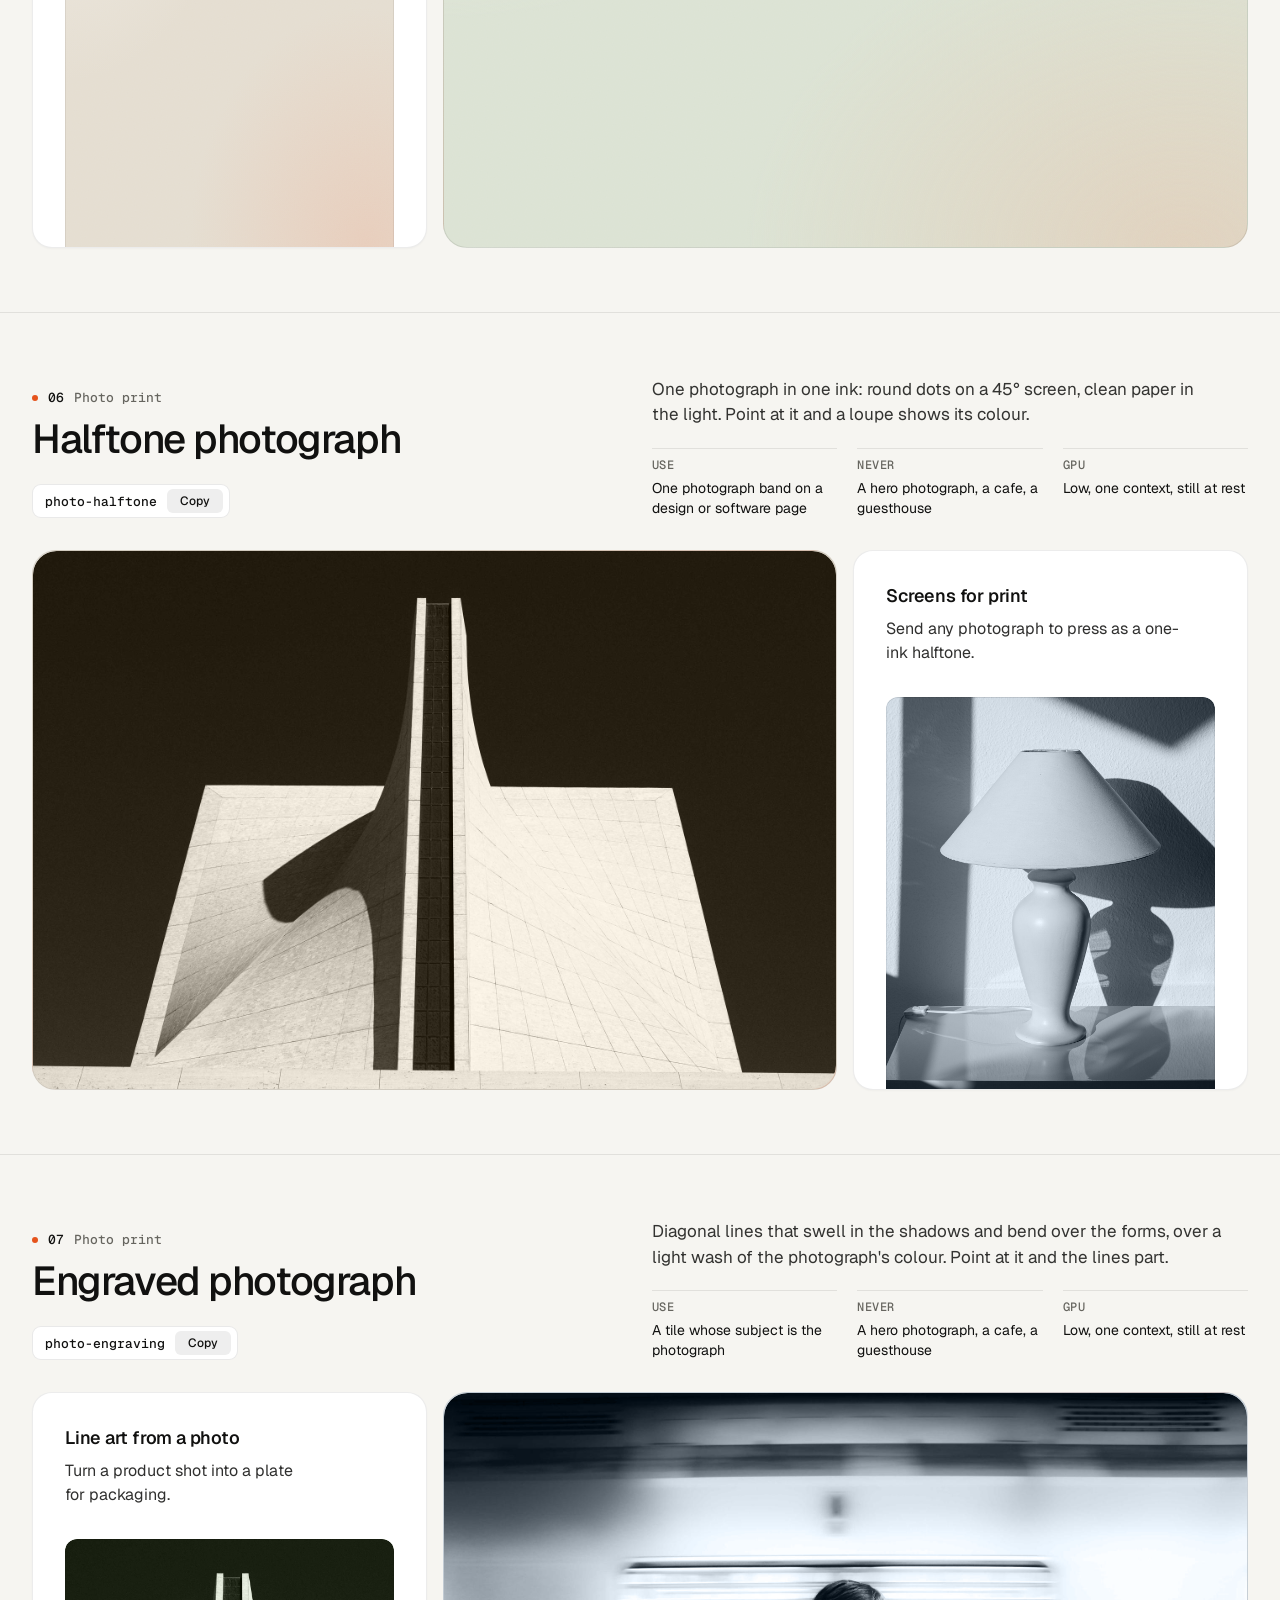
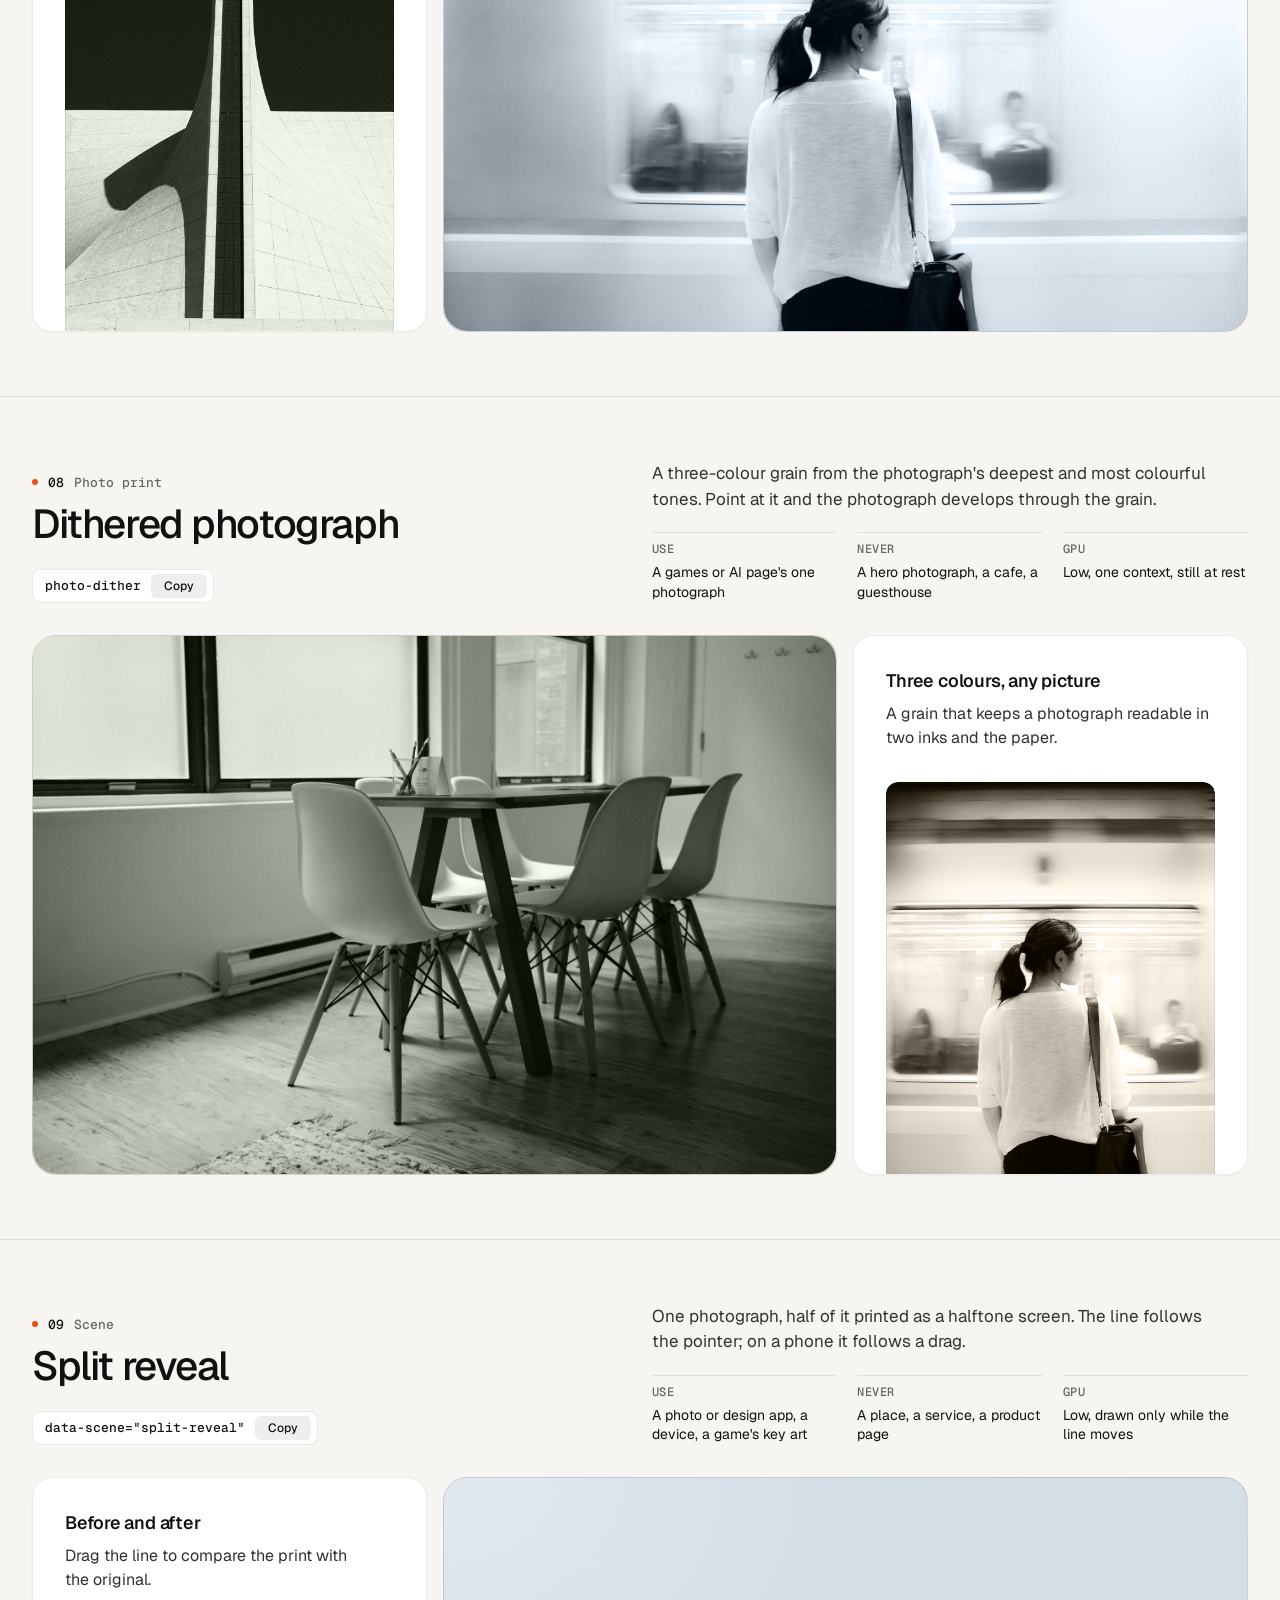
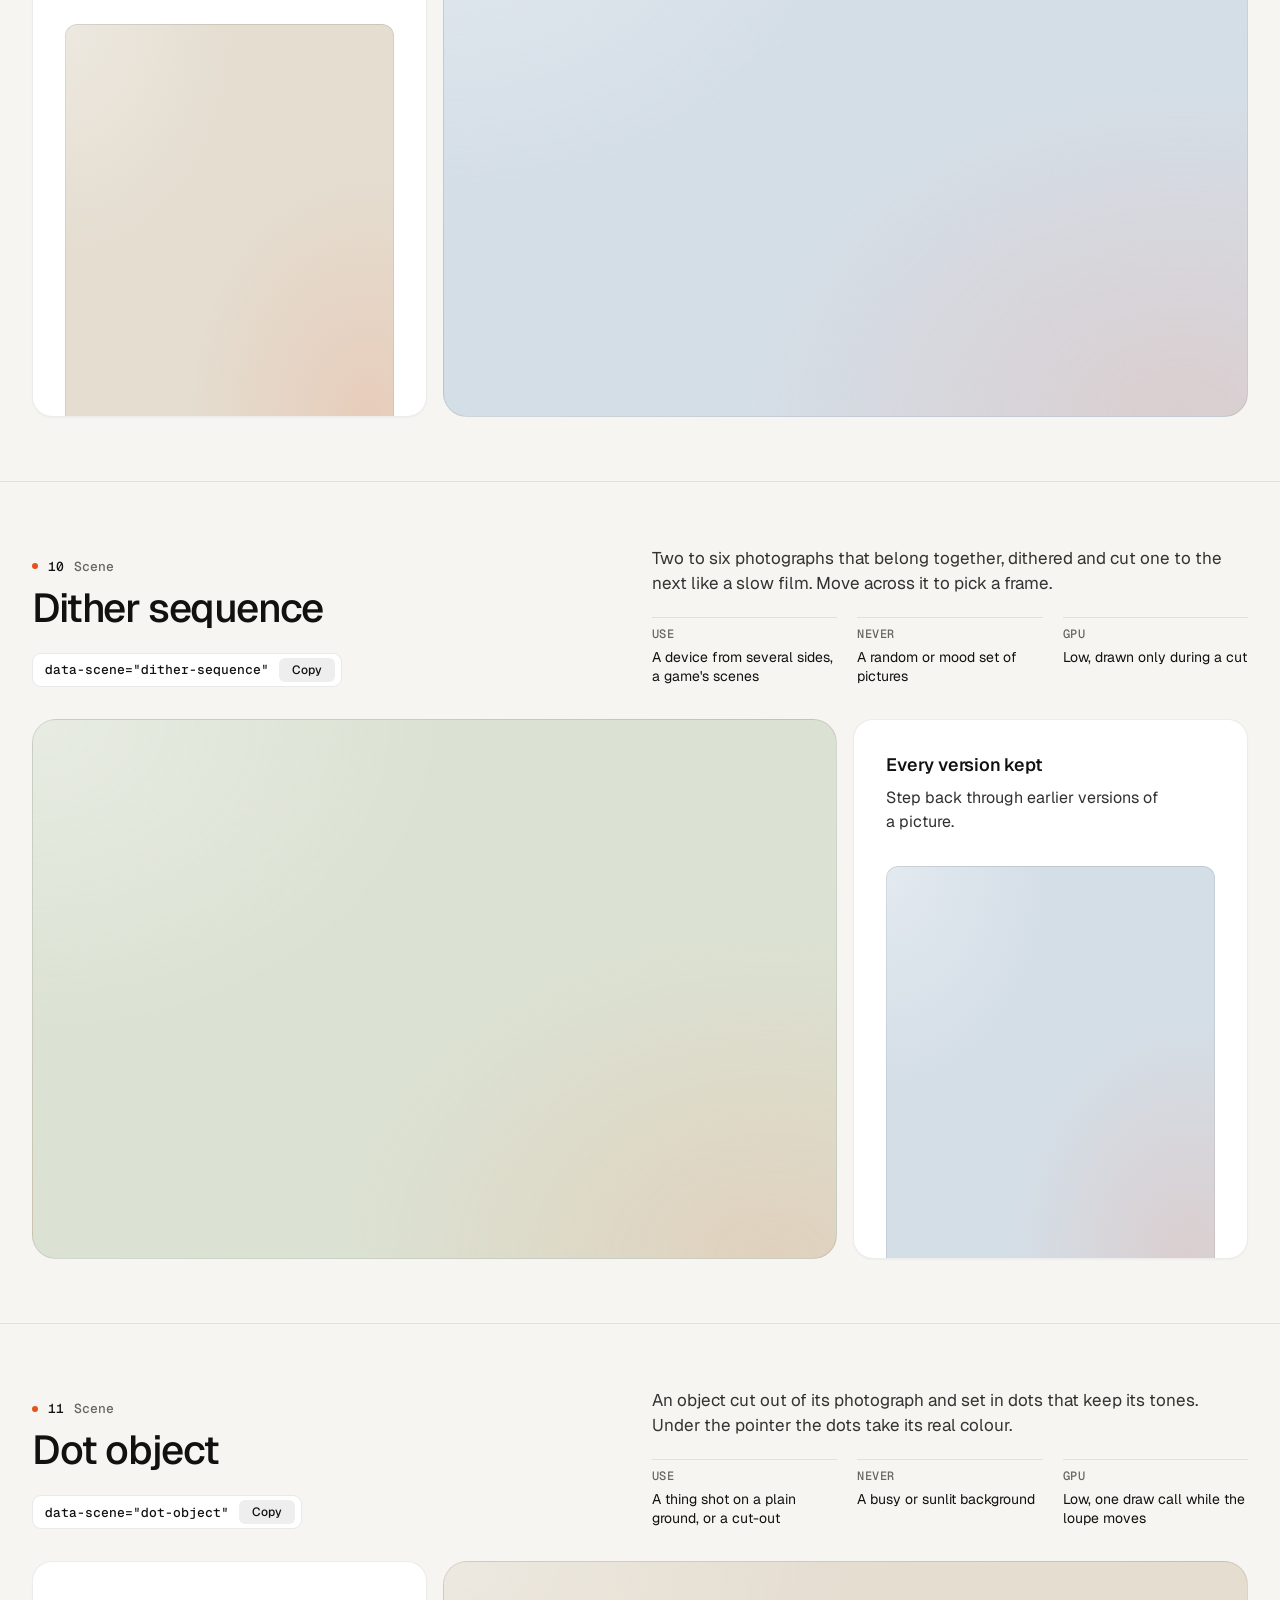
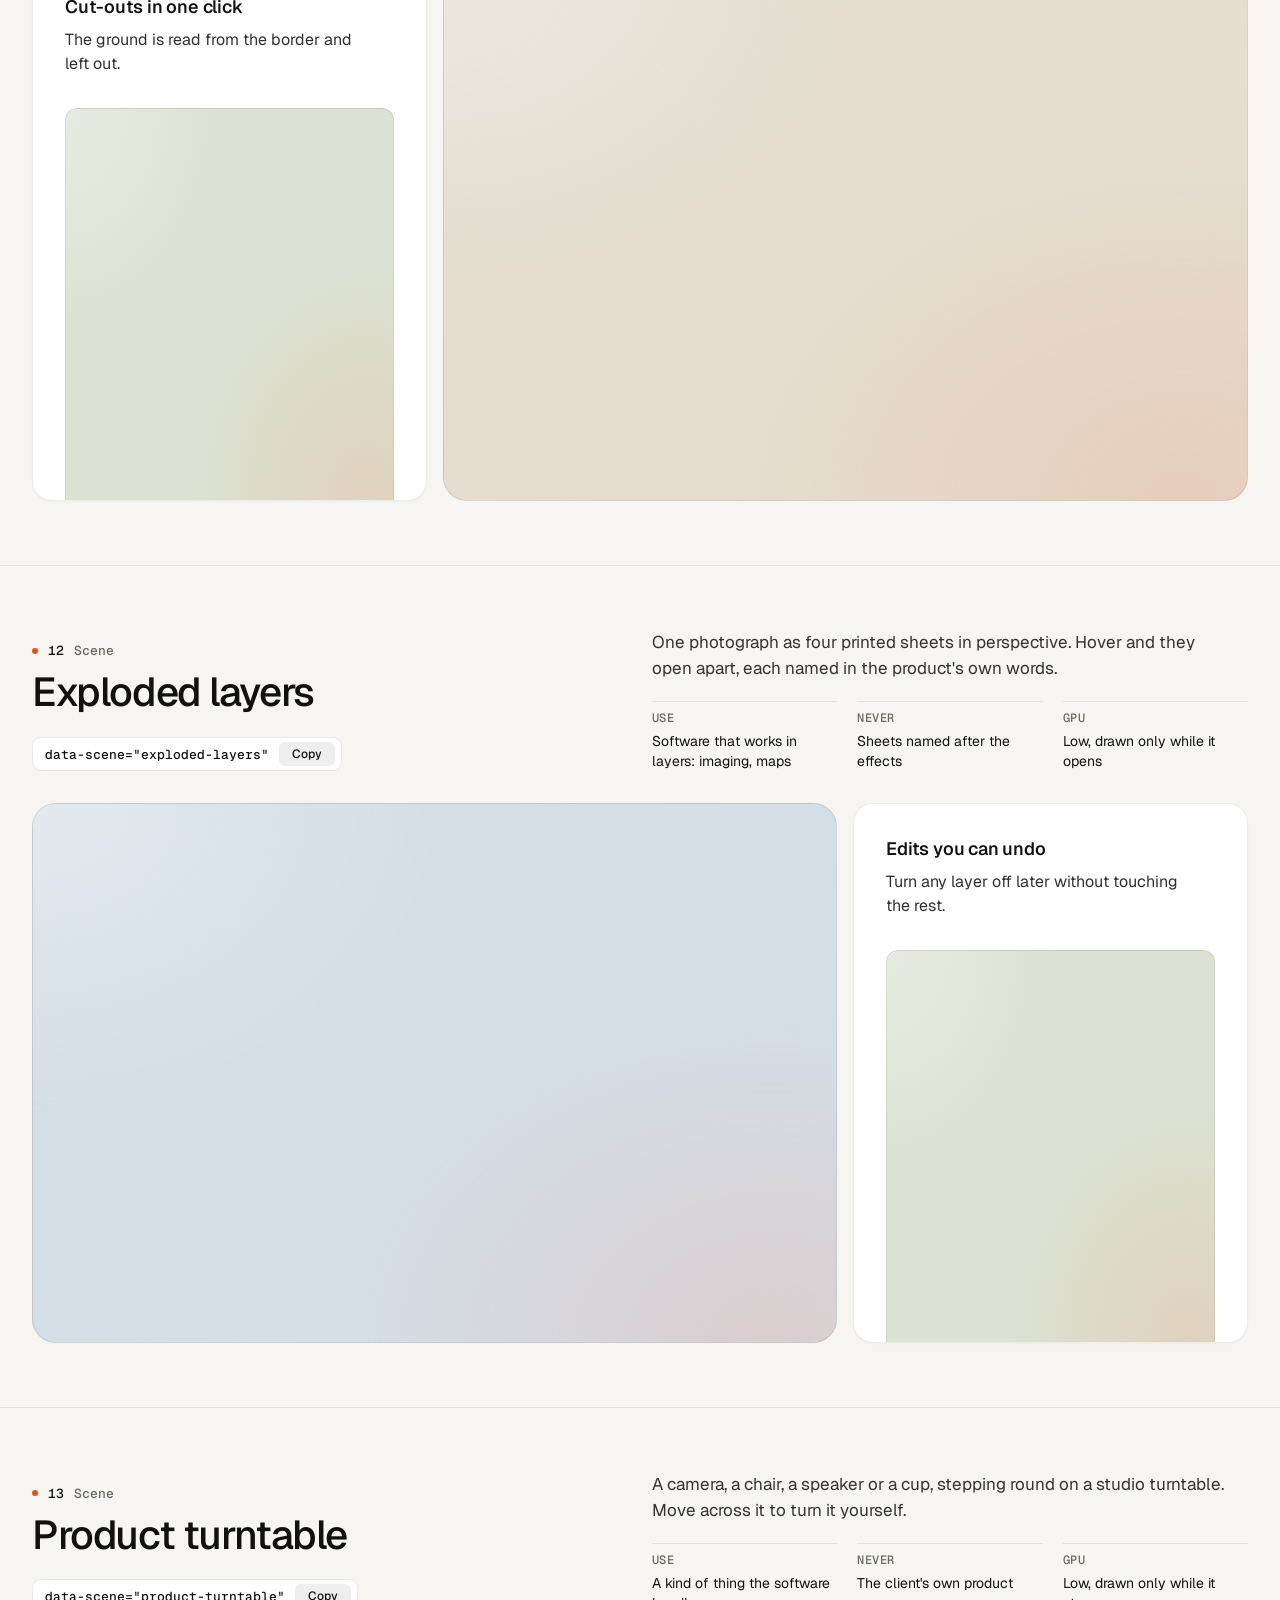
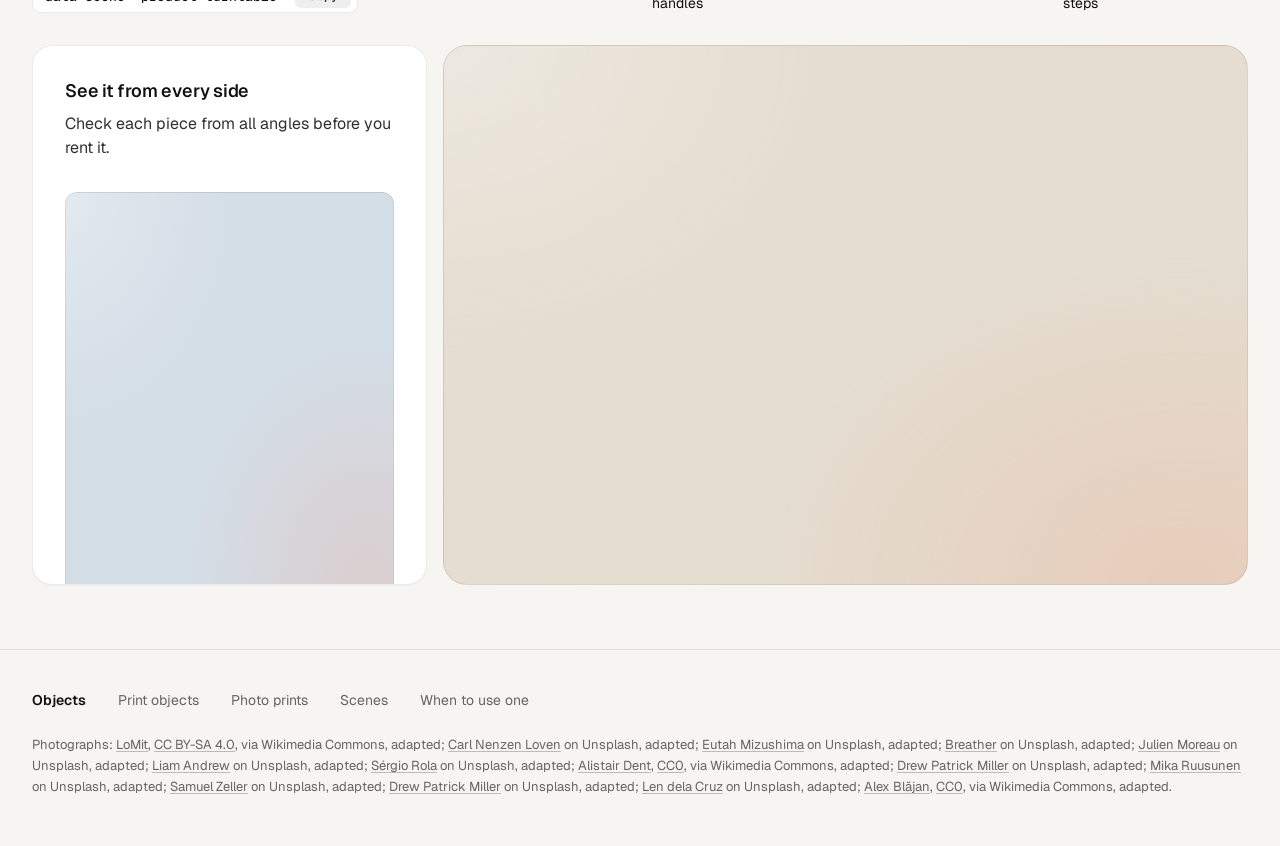
<file: disciplines/editorial-cadence/assets/objects/index.html>
<!doctype html>
<html lang="en" data-palette="paper">
<head>
<script>window.__tpGlMax = 16;   /* a gallery shows many live effects at once; a page of a site keeps the default 4 (fx.js) */</script>
<meta charset="utf-8">
<meta name="viewport" content="width=device-width, initial-scale=1">
<title>Objects</title>
<meta name="description" content="Thirteen objects for one strong moment a page: products drawn in code, photographs printed by a shader, scenes that answer the pointer.">
<link rel="icon" href="data:,">
<link rel="preconnect" href="https://fonts.googleapis.com">
<link rel="preconnect" href="https://fonts.gstatic.com" crossorigin>
<link href="https://fonts.googleapis.com/css2?family=Geist:wght@300..700&family=Geist+Mono:wght@400;500&display=swap" rel="stylesheet">
<link rel="stylesheet" href="../ui/base.css">
<link rel="stylesheet" href="../ui/cards.css">
<style>
  /* palettes: page tokens, four grounds (--g1 sand, --g2 sky, --g3 sage, --g4 deep) and the globe's sea */
  :root {
    --font-text: "Geist", system-ui, sans-serif; --font-mono: "Geist Mono", ui-monospace, monospace;
    --ease: cubic-bezier(.2, .7, .2, 1);
    --gutter: 32px; --max: 1312px;
  }
  [data-palette="paper"] { --bg: #f6f5f1; --card: #ffffff; --surface: #ffffff; --ink: #111110; --muted: #66655f; --accent: #e5531c; --accent-ink: #ffffff;
    --g1: #e4ddd0; --g2: #d4dee7; --g3: #dbe2d3; --g4: #1a2230; --sea: #2f6aa8; --line: rgb(17 17 16 / 0.09); }
  [data-palette="stone"] { --bg: #e6e5e1; --card: #f3f2ef; --surface: #f3f2ef; --ink: #1a1b1d; --muted: #5d5e62; --accent: #2456d6; --accent-ink: #ffffff;
    --g1: #d6d5d0; --g2: #c9d4df; --g3: #dad3c6; --g4: #1d2633; --sea: #2456d6; --line: rgb(26 27 29 / 0.1); }
  [data-palette="graphite"] { --bg: #0b0b0c; --card: #141416; --surface: #141416; --ink: #f2f2ef; --muted: #96979c; --accent: #ff7a3c; --accent-ink: #120c08;
    --g1: #1e1d1b; --g2: #17202a; --g3: #1b201b; --g4: #23262c; --sea: #4f9be0; --line: rgb(242 242 239 / 0.09); }
  [data-palette="night"] { --bg: #070b14; --card: #0e1420; --surface: #0e1420; --ink: #e9edf3; --muted: #8b94a4; --accent: #5ab9fc; --accent-ink: #07101a;
    --g1: #121a29; --g2: #0f2231; --g3: #16202b; --g4: #1b2536; --sea: #5ab9fc; --line: rgb(233 237 243 / 0.09); }

  * { box-sizing: border-box; }
  html { scroll-padding-top: 64px; }
  html, body { margin: 0; }
  body { font-family: var(--font-text); background: var(--bg); color: var(--ink); -webkit-font-smoothing: antialiased; font-size: 16px; line-height: 1.5;
    transition: background-color 320ms var(--ease), color 320ms var(--ease); }
  a { color: inherit; }
  .wrap { max-width: var(--max); margin: 0 auto; padding: 0 var(--gutter); }

  /* ------------------------------------------------ the bar */
  .bar { position: sticky; top: 0; z-index: 30; background: color-mix(in oklab, var(--bg) 84%, transparent); backdrop-filter: blur(16px) saturate(1.2); border-bottom: 1px solid var(--line); }
  .bar__in { height: 64px; display: flex; align-items: center; gap: 32px; }
  .brand { display: inline-flex; align-items: center; gap: 10px; font-weight: 600; font-size: 15px; letter-spacing: -0.01em; text-decoration: none; }
  .brand svg { width: 22px; height: 22px; }
  .brand svg .a { fill: var(--accent); transition: transform 420ms var(--ease); transform-origin: 11px 11px; }
  .brand:hover svg .a { transform: rotate(90deg); }
  .nav { display: flex; gap: 24px; font-size: 14px; }
  .nav a { position: relative; text-decoration: none; color: var(--muted); transition: color 180ms ease; padding: 6px 0; }
  .nav a::after { content: ""; position: absolute; left: 0; right: 0; bottom: 0; height: 1px; background: currentColor; transform: scaleX(0); transform-origin: left; transition: transform 260ms var(--ease); }
  .nav a:hover { color: var(--ink); }
  .nav a:hover::after { transform: scaleX(1); }
  .sp { flex: 1; }
  .swatches { display: flex; align-items: center; gap: 6px; padding: 4px; border-radius: 999px; border: 1px solid var(--line); background: var(--card); }
  .sw { position: relative; width: 26px; height: 26px; border-radius: 50%; border: 0; padding: 0; cursor: pointer; background: linear-gradient(135deg, var(--s-bg) 0 50%, var(--s-ac) 50% 100%);
    box-shadow: inset 0 0 0 1px rgb(0 0 0 / 0.12); transition: transform 200ms var(--ease); }
  .sw::after { content: ""; position: absolute; inset: -3px; border-radius: 50%; box-shadow: 0 0 0 1.5px var(--ink); opacity: 0; transform: scale(0.8); transition: opacity 200ms ease, transform 260ms var(--ease); }
  .sw:hover { transform: scale(1.08); }
  .sw:active { transform: scale(0.94); }
  .sw[aria-pressed="true"]::after { opacity: 1; transform: scale(1); }
  .sw:focus-visible { outline: 2px solid var(--ink); outline-offset: 3px; }
  .sw-label { font-size: 13px; color: var(--muted); min-width: 60px; text-align: right; }

  /* ------------------------------------------------ grounds: a soft lit mesh of the ground's own tone, a fine grain */
  .gr, .card > .panel.gr { --calm-k: 0%; background-color: var(--pg);
    background-image:
      radial-gradient(80% 90% at 92% 100%, color-mix(in oklab, var(--accent) 13%, var(--pg)), transparent 68%),
      radial-gradient(70% 80% at 0% 0%, color-mix(in oklab, var(--lift, #ffffff) var(--lift-k, 34%), var(--pg)), transparent 72%); }
  .gr.dk, [data-palette="graphite"] .gr, [data-palette="night"] .gr { --lift: #ffffff; --lift-k: 6%; }
  .grain { position: absolute; inset: 0; z-index: 0; pointer-events: none; opacity: .32; mix-blend-mode: soft-light; border-radius: inherit;
    background-image: url("data:image/svg+xml;utf8,<svg xmlns='http://www.w3.org/2000/svg' width='160' height='160'><filter id='n'><feTurbulence type='fractalNoise' baseFrequency='.85' numOctaves='2' stitchTiles='stitch'/><feColorMatrix values='0 0 0 0 .5  0 0 0 0 .5  0 0 0 0 .5  0 0 0 .9 0'/></filter><rect width='100%' height='100%' filter='url(%23n)'/></svg>"); }
  .slot { position: absolute; inset: 0; z-index: 1; border-radius: inherit; }
  .slot > .host { position: absolute; inset: 0; border-radius: inherit; overflow: hidden; }

  /* ------------------------------------------------ hero */
  .hero { min-height: calc(100svh - 64px); display: grid; align-items: center; padding: 56px 0; }
  .hero__grid { display: grid; grid-template-columns: repeat(12, minmax(0, 1fr)); gap: 24px; align-items: center; }
  .hero__copy { grid-column: 1 / span 5; }
  .hero h1 { margin: 0; font-size: clamp(44px, 3.4vw + 12px, 72px); line-height: 1.02; letter-spacing: -0.045em; font-weight: 520; text-wrap: balance; }
  .hero__lede { margin: 24px 0 0; font-size: 19px; line-height: 1.5; color: var(--muted); max-width: 40ch; text-wrap: pretty; }
  .index { margin: 40px 0 0; padding: 0; list-style: none; border-top: 1px solid var(--line); max-width: 460px; }
  .index a { display: grid; grid-template-columns: 1fr auto 20px; align-items: center; gap: 16px; padding: 14px 0; border-bottom: 1px solid var(--line); text-decoration: none; font-size: 16px; font-weight: 500; }
  .index a span { font: 500 13px/1 var(--font-mono); color: var(--muted); }
  .index a svg { width: 16px; height: 16px; transition: transform 260ms var(--ease); }
  .index a:hover svg { transform: translateX(4px); }
  .hero__pics { grid-column: 7 / span 6; display: grid; grid-template-columns: 1fr 1fr; gap: 16px; height: min(70svh, 660px); min-height: 440px; }
  .pic { position: relative; overflow: clip; border-radius: 20px; border: 1px solid var(--line); isolation: isolate; }
  .pic img { position: absolute; inset: 0; width: 100%; height: 100%; object-fit: cover; object-position: 50% 42%; display: block; }
  .pic--down { margin-top: 48px; }

  /* ------------------------------------------------ an object, one screen */
  .obj { min-height: calc(100svh - 64px); display: grid; align-content: center; padding: 64px 0; border-top: 1px solid var(--line); }
  .obj__head { display: grid; grid-template-columns: repeat(12, minmax(0, 1fr)); gap: 24px; align-items: end; margin-bottom: 32px; }
  .obj__title { grid-column: 1 / span 5; }
  .obj__n { margin: 0 0 14px; font: 500 13px/1 var(--font-mono); color: var(--muted); display: flex; gap: 10px; align-items: center; }
  .obj__n b { color: var(--ink); font-weight: 500; }
  .obj__n i { width: 6px; height: 6px; border-radius: 50%; background: var(--accent); display: inline-block; }
  .obj h2 { margin: 0; font-size: clamp(34px, 1.9vw + 16px, 52px); line-height: 1.04; letter-spacing: -0.035em; font-weight: 520; text-wrap: balance; }
  .obj__about { grid-column: 7 / span 6; }
  .obj__line { margin: 0; font-size: 17px; line-height: 1.5; color: color-mix(in oklab, var(--ink) 82%, var(--bg)); max-width: 52ch; text-wrap: pretty; }
  .facts { display: grid; grid-template-columns: repeat(3, minmax(0, 1fr)); gap: 20px; margin: 20px 0 0; }
  .facts div { border-top: 1px solid var(--line); padding-top: 10px; }
  .facts dt { font: 500 12px/1 var(--font-mono); color: var(--muted); text-transform: uppercase; letter-spacing: .04em; }
  .facts dd { margin: 8px 0 0; font-size: 14px; line-height: 1.4; }
  .copy { margin-top: 24px; display: inline-flex; align-items: center; gap: 10px; height: 34px; padding: 0 6px 0 12px; border-radius: 9px; border: 1px solid var(--line);
    background: var(--card); color: var(--ink); font: 500 13px/1 var(--font-mono); cursor: pointer; transition: border-color 180ms ease, transform 160ms var(--ease); }
  .copy:hover { border-color: color-mix(in oklab, var(--ink) 24%, transparent); }
  .copy:active { transform: scale(0.97); }
  .copy:focus-visible { outline: 2px solid var(--ink); outline-offset: 2px; }
  .copy em { font-style: normal; display: inline-grid; place-items: center; height: 24px; padding: 0 8px; border-radius: 6px; background: color-mix(in oklab, var(--ink) 7%, transparent); font-family: var(--font-text); font-size: 12px; overflow: hidden; }
  .copy em span { grid-area: 1 / 1; transition: transform 260ms var(--ease), opacity 200ms ease; }
  .copy em span + span { transform: translateY(110%); opacity: 0; }
  .copy.done em span:first-child { transform: translateY(-110%); opacity: 0; }
  .copy.done em span + span { transform: none; opacity: 1; }

  .duo { display: grid; grid-template-columns: repeat(12, minmax(0, 1fr)); gap: 16px; height: clamp(400px, calc(100svh - 360px), 600px); }
  .big { grid-column: 1 / span 8; position: relative; overflow: clip; isolation: isolate; border-radius: 24px; border: 1px solid var(--line); }
  .duo .card { grid-column: 9 / span 4; }
  .obj:nth-of-type(even) .big { grid-column: 5 / span 8; grid-row: 1; }
  .obj:nth-of-type(even) .duo .card { grid-column: 1 / span 4; grid-row: 1; }
  .duo .card > .panel { flex: 1 1 auto; min-height: 0; }

  /* ------------------------------------------------ footer */
  .foot { border-top: 1px solid var(--line); padding: 40px 0 48px; font-size: 14px; color: var(--muted); }
  .foot__row { display: flex; flex-wrap: wrap; gap: 12px 32px; align-items: baseline; }
  .foot__row b { color: var(--ink); font-weight: 600; }
  .foot__row a { text-decoration: none; }
  .foot__row a:hover { color: var(--ink); }
  .credits { margin: 24px 0 0; font-size: 13px; line-height: 1.6; color: var(--muted); }
  .credits a { text-decoration: underline; text-decoration-color: color-mix(in oklab, currentColor 40%, transparent); text-underline-offset: 2px; }

  @media (max-width: 1023px) {
    .hero__copy, .hero__pics { grid-column: 1 / -1; }
    .hero__pics { height: auto; min-height: 0; }
    .pic { aspect-ratio: 3 / 4; }
    .obj__title, .obj__about { grid-column: 1 / -1; }
    .duo { height: auto; grid-template-columns: minmax(0, 1fr); }
    .big, .duo .card, .obj:nth-of-type(even) .big, .obj:nth-of-type(even) .duo .card { grid-column: 1 / -1; grid-row: auto; }
    .big { aspect-ratio: 4 / 3; }
    .duo .card > .panel { flex: none; height: 320px; }
  }
  @media (max-width: 760px) {
    :root { --gutter: 16px; }
    .nav, .sw-label { display: none; }
    .hero { padding: 32px 0 40px; }
    .hero__lede { font-size: 17px; }
    .hero__pics { gap: 10px; }
    .pic { border-radius: 16px; }
    .pic--down { margin-top: 28px; }
    .obj { padding: 72px 0; min-height: 0; }
    .obj .wrap { display: flex; flex-direction: column; }
    .obj__head, .obj__about { display: contents; }
    .obj__title { order: 1; margin-bottom: 16px; }
    .obj__line { order: 2; margin-bottom: 28px; }
    .duo { order: 3; }
    .facts { order: 4; margin-top: 28px; }
    .copy, .index { display: none; }
    .facts { grid-template-columns: minmax(0, 1fr); gap: 0; }
    .facts div { display: grid; grid-template-columns: 96px 1fr; gap: 12px; padding: 10px 0; }
    .facts dd { margin: 0; }
    .big { aspect-ratio: 4 / 5; border-radius: 18px; }
    .duo .card > .panel { height: 300px; }
  }
  @media (prefers-reduced-motion: reduce) { *, *::before, *::after { transition-duration: 0ms !important; } }
</style>
</head>
<body>
<header class="bar">
  <div class="wrap bar__in">
    <a class="brand" href="#top" aria-label="Objects, back to the top">
      <svg viewBox="0 0 22 22" aria-hidden="true"><rect x="1" y="1" width="20" height="20" rx="6" fill="currentColor"/><rect class="a" x="7" y="7" width="8" height="8" rx="2"/></svg>
      Objects
    </a>
    <nav class="nav" aria-label="Families">
      <a href="#print-cup">Print objects</a>
      <a href="#photo-halftone">Photo prints</a>
      <a href="#split-reveal">Scenes</a>
    </nav>
    <span class="sp"></span>
    <span class="sw-label" id="sw-label">Paper</span>
    <div class="swatches" role="group" aria-label="Palette">
      <button type="button" class="sw" data-pal="paper" aria-label="Paper" aria-pressed="true" style="--s-bg:#f6f5f1;--s-ac:#e5531c"></button>
      <button type="button" class="sw" data-pal="stone" aria-label="Stone" aria-pressed="false" style="--s-bg:#e6e5e1;--s-ac:#2456d6"></button>
      <button type="button" class="sw" data-pal="graphite" aria-label="Graphite" aria-pressed="false" style="--s-bg:#141416;--s-ac:#ff7a3c"></button>
      <button type="button" class="sw" data-pal="night" aria-label="Night" aria-pressed="false" style="--s-bg:#0e1420;--s-ac:#5ab9fc"></button>
    </div>
  </div>
</header>

<main id="top">
  <section class="hero">
    <div class="wrap hero__grid">
      <div class="hero__copy">
        <h1>Objects for one strong moment a page.</h1>
        <p class="hero__lede">Products drawn in code, photographs printed by a shader, and scenes that answer the pointer. A photograph leads where there is one. An object leads where there is none.</p>
        <ul class="index">
          <li><a href="#print-cup">Print objects <span>05</span><svg viewBox="0 0 16 16" fill="none" stroke="currentColor" stroke-width="1.5" aria-hidden="true"><path d="M3 8h10M9 4l4 4-4 4"/></svg></a></li>
          <li><a href="#photo-halftone">Photo prints <span>03</span><svg viewBox="0 0 16 16" fill="none" stroke="currentColor" stroke-width="1.5" aria-hidden="true"><path d="M3 8h10M9 4l4 4-4 4"/></svg></a></li>
          <li><a href="#split-reveal">Scenes <span>05</span><svg viewBox="0 0 16 16" fill="none" stroke="currentColor" stroke-width="1.5" aria-hidden="true"><path d="M3 8h10M9 4l4 4-4 4"/></svg></a></li>
        </ul>
      </div>
      <div class="hero__pics">
        <div class="pic"><img src="photo-kit/photos/lamp.jpg" width="1280" height="1757" alt="Cream ceramic table lamp on a glossy side table in low sun" decoding="async"></div>
        <article class="pic pic--down gr" style="--pg: var(--g1)" aria-label="A balanced-arm desk lamp">
          <div class="grain"></div>
          <div class="slot" data-slot='{"kind":"print","id":"print-lamp","place":"card","ground":"g1","params":{"size":1.06,"x":-0.08,"y":-0.2}}'></div>
        </article>
      </div>
    </div>
  </section>

  <!-- ===================================================== print objects -->
  <section class="obj" id="print-cup">
    <div class="wrap">
      <div class="obj__head">
        <div class="obj__title"><p class="obj__n"><i></i><b>01</b> Print object</p><h2>Cup and saucer</h2>
          <button type="button" class="copy" data-copy='<div data-print="print-cup" data-print-place="card"></div>'>data-print="print-cup"<em><span>Copy</span><span>Copied</span></em></button></div>
        <div class="obj__about">
          <p class="obj__line">A porcelain cup of coffee on its saucer, the glaze in your accent. Click it to stir.</p>
          <dl class="facts"><div><dt>Leads</dt><dd>A tableware maker with no photographs</dd></div><div><dt>As a print</dt><dd>A software card about a morning</dd></div><div><dt>GPU</dt><dd>High while it turns, one frame at rest</dd></div></dl>
        </div>
      </div>
      <div class="duo">
        <article class="big gr" style="--pg: var(--g1)"><div class="grain"></div>
          <div class="slot" data-slot='{"kind":"print","id":"print-cup","place":"hero","ground":"g1","params":{"size":0.96,"x":0.16,"y":-0.04}}'></div></article>
        <article class="card"><h3>Morning digest</h3><p>One email at 8:00 with everything that changed overnight.</p>
          <div class="panel gr" style="--pg: var(--g2)"><div class="grain"></div>
            <div class="slot" data-slot='{"kind":"print","id":"print-cup","place":"card","ground":"g2","params":{"effect":"halftone","turn":0}}'></div></div></article>
      </div>
    </div>
  </section>

  <section class="obj" id="print-wheel">
    <div class="wrap">
      <div class="obj__head">
        <div class="obj__title"><p class="obj__n"><i></i><b>02</b> Print object</p><h2>Bicycle wheel</h2>
          <button type="button" class="copy" data-copy='<div data-print="print-wheel" data-print-place="card"></div>'>data-print="print-wheel"<em><span>Copy</span><span>Copied</span></em></button></div>
        <div class="obj__about">
          <p class="obj__line">A road wheel with a tan-wall tyre, an alloy rim and 24 spokes, the hub in your accent. Click it to spin it up.</p>
          <dl class="facts"><div><dt>Leads</dt><dd>A maker of wheels or hubs, never a whole bike</dd></div><div><dt>As a print</dt><dd>A card about speed or a mechanism</dd></div><div><dt>GPU</dt><dd>High while it turns, one frame at rest</dd></div></dl>
        </div>
      </div>
      <div class="duo">
        <article class="big gr" style="--pg: var(--g2)"><div class="grain"></div>
          <div class="slot" data-slot='{"kind":"print","id":"print-wheel","place":"card","ground":"g2","params":{"size":1.34,"x":-0.08,"y":-0.3}}'></div></article>
        <article class="card"><h3>Background sync</h3><p>Runs every five minutes, whether the app is open or not.</p>
          <div class="panel gr" style="--pg: var(--g3)"><div class="grain"></div>
            <div class="slot" data-slot='{"kind":"print","id":"print-wheel","place":"card","ground":"g3","params":{"effect":"halftone","turn":0}}'></div></div></article>
      </div>
    </div>
  </section>

  <section class="obj" id="print-lamp">
    <div class="wrap">
      <div class="obj__head">
        <div class="obj__title"><p class="obj__n"><i></i><b>03</b> Print object</p><h2>Desk lamp</h2>
          <button type="button" class="copy" data-copy='<div data-print="print-lamp" data-print-place="card"></div>'>data-print="print-lamp"<em><span>Copy</span><span>Copied</span></em></button></div>
        <div class="obj__about">
          <p class="obj__line">A balanced-arm desk lamp on chrome springs, the base and shade enamelled in your accent. Click it to switch it on.</p>
          <dl class="facts"><div><dt>Leads</dt><dd>A lighting maker with no photographs</dd></div><div><dt>As a print</dt><dd>A card about focus or working late</dd></div><div><dt>GPU</dt><dd>High while it moves, one frame at rest</dd></div></dl>
        </div>
      </div>
      <div class="duo">
        <article class="big gr" style="--pg: var(--g3)"><div class="grain"></div>
          <div class="slot" data-slot='{"kind":"print","id":"print-lamp","place":"hero","ground":"g3","params":{"size":0.98,"x":0.14,"y":-0.06,"angle":-24}}'></div></article>
        <article class="card"><h3>Focus mode</h3><p>Alerts wait until you switch it off.</p>
          <div class="panel gr dk" style="--pg: var(--g4)"><div class="grain"></div>
            <div class="slot" data-slot='{"kind":"print","id":"print-lamp","place":"card","ground":"g4","params":{"effect":"dither","step":1,"turn":0}}' aria-label="A desk lamp, switched on"></div></div></article>
      </div>
    </div>
  </section>

  <section class="obj" id="print-globe">
    <div class="wrap">
      <div class="obj__head">
        <div class="obj__title"><p class="obj__n"><i></i><b>04</b> Print object</p><h2>Desk globe</h2>
          <button type="button" class="copy" data-copy='<div data-print="print-globe" data-print-place="card" data-print-params=&apos;{"effect":"engrave"}&apos;></div>'>data-print="print-globe"<em><span>Copy</span><span>Copied</span></em></button></div>
        <div class="obj__about">
          <p class="obj__line">A desk globe with the real coastlines, a brass meridian and a walnut stand. Its sea takes a blue or teal accent. Click it to spin.</p>
          <dl class="facts"><div><dt>Leads</dt><dd>A maker of globes or maps</dd></div><div><dt>As a print</dt><dd>A card about regions or shipping</dd></div><div><dt>GPU</dt><dd>High while it turns, one frame at rest</dd></div></dl>
        </div>
      </div>
      <div class="duo">
        <article class="big gr" style="--pg: var(--g2)"><div class="grain"></div>
          <div class="slot" data-slot='{"kind":"print","id":"print-globe","place":"card","ground":"g2","sea":true,"params":{"size":1.3,"x":-0.1,"y":-0.3}}'></div></article>
        <article class="card"><h3>14 regions</h3><p>Pick where your data lives. Move it later in two clicks.</p>
          <div class="panel gr dk" style="--pg: var(--g4)"><div class="grain"></div>
            <div class="slot" data-slot='{"kind":"print","id":"print-globe","place":"card","ground":"g4","sea":true,"params":{"effect":"engrave","turn":0}}'></div></div></article>
      </div>
    </div>
  </section>

  <section class="obj" id="print-cards">
    <div class="wrap">
      <div class="obj__head">
        <div class="obj__title"><p class="obj__n"><i></i><b>05</b> Print object</p><h2>Playing cards</h2>
          <button type="button" class="copy" data-copy='<div data-print="print-cards" data-print-place="card"></div>'>data-print="print-cards"<em><span>Copy</span><span>Copied</span></em></button></div>
        <div class="obj__about">
          <p class="obj__line">A stack of playing cards, the ace of diamonds face up and the backs in your accent. Click to fan them out.</p>
          <dl class="facts"><div><dt>Leads</dt><dd>A maker of card or board games</dd></div><div><dt>As a print</dt><dd>A games card about a hand or a deal</dd></div><div><dt>GPU</dt><dd>High while it moves, one frame at rest</dd></div></dl>
        </div>
      </div>
      <div class="duo">
        <article class="big gr" style="--pg: var(--g3)"><div class="grain"></div>
          <div class="slot" data-slot='{"kind":"print","id":"print-cards","place":"hero","ground":"g3","params":{"size":0.98,"x":0.16,"y":-0.04}}'></div></article>
        <article class="card"><h3>Fair draws</h3><p>Every shuffle is logged, so any player can check a deal.</p>
          <div class="panel gr" style="--pg: var(--g1)"><div class="grain"></div>
            <div class="slot" data-slot='{"kind":"print","id":"print-cards","place":"card","ground":"g1","params":{"effect":"halftone","turn":0}}'></div></div></article>
      </div>
    </div>
  </section>

  <!-- ===================================================== photo prints -->
  <section class="obj" id="photo-halftone">
    <div class="wrap">
      <div class="obj__head">
        <div class="obj__title"><p class="obj__n"><i></i><b>06</b> Photo print</p><h2>Halftone photograph</h2>
          <button type="button" class="copy" data-copy="import print from './assets/objects/photo-halftone/object.js'; print.mount(frame, { palette: fx.readPalette(frame) });">photo-halftone<em><span>Copy</span><span>Copied</span></em></button></div>
        <div class="obj__about">
          <p class="obj__line">One photograph in one ink: round dots on a 45° screen, clean paper in the light. Point at it and a loupe shows its colour.</p>
          <dl class="facts"><div><dt>Use</dt><dd>One photograph band on a design or software page</dd></div><div><dt>Never</dt><dd>A hero photograph, a cafe, a guesthouse</dd></div><div><dt>GPU</dt><dd>Low, one context, still at rest</dd></div></dl>
        </div>
      </div>
      <div class="duo">
        <article class="big gr" style="--pg: var(--g1)">
          <div class="slot" data-slot='{"kind":"photo","id":"photo-halftone","ground":"g1","photo":"concrete"}'></div></article>
        <article class="card"><h3>Screens for print</h3><p>Send any photograph to press as a one-ink halftone.</p>
          <div class="panel gr" style="--pg: var(--g2)">
            <div class="slot" data-slot='{"kind":"photo","id":"photo-halftone","ground":"g2","photo":"lamp","params":{"tint":1}}'></div></div></article>
      </div>
    </div>
  </section>

  <section class="obj" id="photo-engraving">
    <div class="wrap">
      <div class="obj__head">
        <div class="obj__title"><p class="obj__n"><i></i><b>07</b> Photo print</p><h2>Engraved photograph</h2>
          <button type="button" class="copy" data-copy="import print from './assets/objects/photo-engraving/object.js'; print.mount(frame, { palette: fx.readPalette(frame) });">photo-engraving<em><span>Copy</span><span>Copied</span></em></button></div>
        <div class="obj__about">
          <p class="obj__line">Diagonal lines that swell in the shadows and bend over the forms, over a light wash of the photograph's colour. Point at it and the lines part.</p>
          <dl class="facts"><div><dt>Use</dt><dd>A tile whose subject is the photograph</dd></div><div><dt>Never</dt><dd>A hero photograph, a cafe, a guesthouse</dd></div><div><dt>GPU</dt><dd>Low, one context, still at rest</dd></div></dl>
        </div>
      </div>
      <div class="duo">
        <article class="big gr" style="--pg: var(--g2)">
          <div class="slot" data-slot='{"kind":"photo","id":"photo-engraving","ground":"g2","photo":"platform","photoDark":"concrete"}'></div></article>
        <article class="card"><h3>Line art from a photo</h3><p>Turn a product shot into a plate for packaging.</p>
          <div class="panel gr" style="--pg: var(--g3)">
            <div class="slot" data-slot='{"kind":"photo","id":"photo-engraving","ground":"g3","photo":"concrete","photoDark":"room"}'></div></div></article>
      </div>
    </div>
  </section>

  <section class="obj" id="photo-dither">
    <div class="wrap">
      <div class="obj__head">
        <div class="obj__title"><p class="obj__n"><i></i><b>08</b> Photo print</p><h2>Dithered photograph</h2>
          <button type="button" class="copy" data-copy="import print from './assets/objects/photo-dither/object.js'; print.mount(frame, { palette: fx.readPalette(frame) });">photo-dither<em><span>Copy</span><span>Copied</span></em></button></div>
        <div class="obj__about">
          <p class="obj__line">A three-colour grain from the photograph's deepest and most colourful tones. Point at it and the photograph develops through the grain.</p>
          <dl class="facts"><div><dt>Use</dt><dd>A games or AI page's one photograph</dd></div><div><dt>Never</dt><dd>A hero photograph, a cafe, a guesthouse</dd></div><div><dt>GPU</dt><dd>Low, one context, still at rest</dd></div></dl>
        </div>
      </div>
      <div class="duo">
        <article class="big gr" style="--pg: var(--g3)">
          <div class="slot" data-slot='{"kind":"photo","id":"photo-dither","ground":"g3","photo":"room"}'></div></article>
        <article class="card"><h3>Three colours, any picture</h3><p>A grain that keeps a photograph readable in two inks and the paper.</p>
          <div class="panel gr" style="--pg: var(--g1)">
            <div class="slot" data-slot='{"kind":"photo","id":"photo-dither","ground":"g1","photo":"platform"}'></div></div></article>
      </div>
    </div>
  </section>

  <!-- ===================================================== scenes -->
  <section class="obj" id="split-reveal">
    <div class="wrap">
      <div class="obj__head">
        <div class="obj__title"><p class="obj__n"><i></i><b>09</b> Scene</p><h2>Split reveal</h2>
          <button type="button" class="copy" data-copy='<div data-scene="split-reveal" data-scene-src="assets/img/photo.jpg"></div>'>data-scene="split-reveal"<em><span>Copy</span><span>Copied</span></em></button></div>
        <div class="obj__about">
          <p class="obj__line">One photograph, half of it printed as a halftone screen. The line follows the pointer; on a phone it follows a drag.</p>
          <dl class="facts"><div><dt>Use</dt><dd>A photo or design app, a device, a game's key art</dd></div><div><dt>Never</dt><dd>A place, a service, a product page</dd></div><div><dt>GPU</dt><dd>Low, drawn only while the line moves</dd></div></dl>
        </div>
      </div>
      <div class="duo">
        <article class="big gr" style="--pg: var(--g2)">
          <div class="slot" data-slot='{"kind":"scene","id":"split-reveal","ground":"g2","src":"default"}'></div></article>
        <article class="card"><h3>Before and after</h3><p>Drag the line to compare the print with the original.</p>
          <div class="panel gr" style="--pg: var(--g1)">
            <div class="slot" data-slot='{"kind":"scene","id":"split-reveal","ground":"g1","src":"roof","params":{"side":"right","split":0.42}}'></div></div></article>
      </div>
    </div>
  </section>

  <section class="obj" id="dither-sequence">
    <div class="wrap">
      <div class="obj__head">
        <div class="obj__title"><p class="obj__n"><i></i><b>10</b> Scene</p><h2>Dither sequence</h2>
          <button type="button" class="copy" data-copy='<div data-scene="dither-sequence" data-scene-src=&apos;[{"src":"a.jpg"},{"src":"b.jpg"}]&apos;></div>'>data-scene="dither-sequence"<em><span>Copy</span><span>Copied</span></em></button></div>
        <div class="obj__about">
          <p class="obj__line">Two to six photographs that belong together, dithered and cut one to the next like a slow film. Move across it to pick a frame.</p>
          <dl class="facts"><div><dt>Use</dt><dd>A device from several sides, a game's scenes</dd></div><div><dt>Never</dt><dd>A random or mood set of pictures</dd></div><div><dt>GPU</dt><dd>Low, drawn only during a cut</dd></div></dl>
        </div>
      </div>
      <div class="duo">
        <article class="big gr" style="--pg: var(--g3)">
          <div class="slot" data-slot='{"kind":"scene","id":"dither-sequence","ground":"g3","src":"default"}'></div></article>
        <article class="card"><h3>Every version kept</h3><p>Step back through earlier versions of a picture.</p>
          <div class="panel gr" style="--pg: var(--g2)">
            <div class="slot" data-slot='{"kind":"scene","id":"dither-sequence","ground":"g2","src":"spirals","params":{"fit":"contain","autoplay":0}}'></div></div></article>
      </div>
    </div>
  </section>

  <section class="obj" id="dot-object">
    <div class="wrap">
      <div class="obj__head">
        <div class="obj__title"><p class="obj__n"><i></i><b>11</b> Scene</p><h2>Dot object</h2>
          <button type="button" class="copy" data-copy='<div data-scene="dot-object" data-scene-src="assets/img/object-on-white.jpg"></div>'>data-scene="dot-object"<em><span>Copy</span><span>Copied</span></em></button></div>
        <div class="obj__about">
          <p class="obj__line">An object cut out of its photograph and set in dots that keep its tones. Under the pointer the dots take its real colour.</p>
          <dl class="facts"><div><dt>Use</dt><dd>A thing shot on a plain ground, or a cut-out</dd></div><div><dt>Never</dt><dd>A busy or sunlit background</dd></div><div><dt>GPU</dt><dd>Low, one draw call while the loupe moves</dd></div></dl>
        </div>
      </div>
      <div class="duo">
        <article class="big gr" style="--pg: var(--g1)">
          <div class="slot" data-slot='{"kind":"scene","id":"dot-object","ground":"g1","src":"default"}'></div></article>
        <article class="card"><h3>Cut-outs in one click</h3><p>The ground is read from the border and left out.</p>
          <div class="panel gr" style="--pg: var(--g3)">
            <div class="slot" data-slot='{"kind":"scene","id":"dot-object","ground":"g3","src":"dahlia"}'></div></div></article>
      </div>
    </div>
  </section>

  <section class="obj" id="exploded-layers">
    <div class="wrap">
      <div class="obj__head">
        <div class="obj__title"><p class="obj__n"><i></i><b>12</b> Scene</p><h2>Exploded layers</h2>
          <button type="button" class="copy" data-copy='<div data-scene="exploded-layers" data-scene-src="assets/img/photo.jpg" data-scene-params=&apos;{"names":["Photo","Colour","Light","Depth"]}&apos;></div>'>data-scene="exploded-layers"<em><span>Copy</span><span>Copied</span></em></button></div>
        <div class="obj__about">
          <p class="obj__line">One photograph as four printed sheets in perspective. Hover and they open apart, each named in the product's own words.</p>
          <dl class="facts"><div><dt>Use</dt><dd>Software that works in layers: imaging, maps</dd></div><div><dt>Never</dt><dd>Sheets named after the effects</dd></div><div><dt>GPU</dt><dd>Low, drawn only while it opens</dd></div></dl>
        </div>
      </div>
      <div class="duo">
        <article class="big gr" style="--pg: var(--g2)">
          <div class="slot" data-slot='{"kind":"scene","id":"exploded-layers","ground":"g2","src":"default","params":{"names":["Photo","Colour","Light","Depth"]}}'></div></article>
        <article class="card"><h3>Edits you can undo</h3><p>Turn any layer off later without touching the rest.</p>
          <div class="panel gr" style="--pg: var(--g3)">
            <div class="slot" data-slot='{"kind":"scene","id":"exploded-layers","ground":"g3","src":"lattice"}'></div></div></article>
      </div>
    </div>
  </section>

  <section class="obj" id="product-turntable">
    <div class="wrap">
      <div class="obj__head">
        <div class="obj__title"><p class="obj__n"><i></i><b>13</b> Scene</p><h2>Product turntable</h2>
          <button type="button" class="copy" data-copy='<div data-scene="product-turntable" data-scene-params=&apos;{"form":"chair"}&apos;></div>'>data-scene="product-turntable"<em><span>Copy</span><span>Copied</span></em></button></div>
        <div class="obj__about">
          <p class="obj__line">A camera, a chair, a speaker or a cup, stepping round on a studio turntable. Move across it to turn it yourself.</p>
          <dl class="facts"><div><dt>Use</dt><dd>A kind of thing the software handles</dd></div><div><dt>Never</dt><dd>The client's own product</dd></div><div><dt>GPU</dt><dd>Low, drawn only while it steps</dd></div></dl>
        </div>
      </div>
      <div class="duo">
        <article class="big gr" style="--pg: var(--g1)">
          <div class="slot" data-slot='{"kind":"scene","id":"product-turntable","ground":"g1","params":{"form":"camera"}}' aria-label="A camera on a turntable"></div></article>
        <article class="card"><h3>See it from every side</h3><p>Check each piece from all angles before you rent it.</p>
          <div class="panel gr" style="--pg: var(--g2)">
            <div class="slot" data-slot='{"kind":"scene","id":"product-turntable","ground":"g2","params":{"form":"chair","start":-40,"autoplay":0}}' aria-label="A side chair"></div></div></article>
      </div>
    </div>
  </section>
</main>

<footer class="foot">
  <div class="wrap">
    <div class="foot__row">
      <b>Objects</b>
      <a href="_print-core/README.md">Print objects</a>
      <a href="photo-kit/README.md">Photo prints</a>
      <a href="_scenes/README.md">Scenes</a>
      <a href="../../references/effects-objects.md">When to use one</a>
    </div>
    <p class="credits" id="credits"></p>
  </div>
</footer>

<script type="module">
  /*
    The showcase's own mounting: every [data-slot] mounts when it comes near the screen and is destroyed
    when it leaves, and never more than MAX are mounted at once, so the page holds at most 4 live WebGL
    contexts (each mounted object holds one at most; still print objects hold none).
  */
  import fx from '../effects/fx.js';
  import { creditsLine } from './photo-kit/photo.js';
  import { DEFAULT_PHOTO as SPLIT } from './split-reveal/object.js';
  import { DEFAULT_SEQUENCE } from './dither-sequence/object.js';
  import { DEFAULT_PHOTO as TULIP } from './dot-object/object.js';
  import { DEFAULT_PHOTO as MIXER } from './exploded-layers/object.js';

  const MAX = 4, CAP = { print: 4, photo: 3, scene: 4 };
  const root = document.documentElement;
  const q = new URLSearchParams(location.search);
  const U = 'https://unsplash.com/license', CC0 = 'https://creativecommons.org/publicdomain/zero/1.0/';
  const SRC = {
    roof: { id: 618, ratio: 1.5, alt: 'Curving glass and steel lattice roof in black and white', by: 'Mika Ruusunen', licence: 'Unsplash licence', licenceUrl: U, page: 'https://unsplash.com/photos/ypVM8PnygUo' },
    lattice: { id: 893, ratio: 1.5, alt: 'Curved latticed building facade forming sweeping lines', by: 'Samuel Zeller', licence: 'Unsplash licence', licenceUrl: U, page: 'https://unsplash.com/photos/j0g8taxHZa0' },
    spirals: [
      { id: 949, ratio: 0.66, alt: 'A white spiral atrium under a glass dome, seen from below', by: 'Drew Patrick Miller', licence: 'Unsplash licence', licenceUrl: U, page: 'https://unsplash.com/photos/VLT62-JzddA' },
      { id: 679, ratio: 1, alt: 'Spiralling concrete curves around a small round window', by: 'Len dela Cruz', licence: 'Unsplash licence', licenceUrl: U, page: 'https://unsplash.com/photos/ScEKf8u7y-c' },
    ],
    dahlia: { id: 'commons-minimal-orange-dahlia', source: 'commons', ratio: 1.523, width: 5830, focus: [0.5, 0.5], alt: 'An orange dahlia on a black ground', by: 'Alex Blăjan', licence: 'CC0', licenceUrl: CC0,
      url: 'https://upload.wikimedia.org/wikipedia/commons/5/5e/Minimal_orange_dahlia_%28Unsplash%29.jpg', page: 'https://commons.wikimedia.org/wiki/File:Minimal_orange_dahlia_(Unsplash).jpg' },
  };
  const DEFAULTS = { 'split-reveal': SPLIT, 'dither-sequence': DEFAULT_SEQUENCE, 'dot-object': TULIP, 'exploded-layers': MIXER };
  const lib = await fetch(new URL('./photo-kit/photos.json', import.meta.url)).then(r => r.json()).catch(() => ({ photos: [] }));
  const PHOTOS = Object.fromEntries(lib.photos.map(p => [p.key, p]));

  // ---- palette: the page tokens, a ground's paper and an ink that reads on it
  const tok = n => getComputedStyle(root).getPropertyValue(n).trim();
  const lum = hex => { const h = hex.replace('#', ''); const c = [0, 2, 4].map(i => parseInt(h.slice(i, i + 2), 16) / 255); return 0.2126 * c[0] + 0.7152 * c[1] + 0.0722 * c[2]; };
  function paletteFor(cfg) {
    const bg = tok('--' + (cfg.ground || 'g1')), ink = tok('--ink');
    const light = lum(bg) > 0.4, pageLight = lum(ink) < 0.4;
    const gInk = light ? (pageLight ? ink : '#17181b') : (pageLight ? '#eef0f2' : ink);
    return fx.normalizePalette({ bg, surface: bg, ink: gInk, accent: cfg.sea ? tok('--sea') : tok('--accent'), accentInk: tok('--accent-ink') });
  }

  // ---- mounting
  const slots = [...document.querySelectorAll('[data-slot]')];
  const st = new Map(slots.map(el => [el, { cfg: JSON.parse(el.dataset.slot), near: false, ctrl: null, host: null, busy: false }]));
  const mods = new Map();
  const load = id => { if (!mods.has(id)) mods.set(id, import(`./${id}/object.js`).then(m => m.default)); return mods.get(id); };
  // a photo print may name a darker photograph for the dark palettes (a pale one prints as a light plate there)
  const isDark = () => lum(tok('--bg')) < 0.4;
  const photoKey = cfg => (cfg.photoDark && isDark() ? cfg.photoDark : cfg.photo);
  const srcOf = cfg => {
    if (cfg.kind === 'photo') return new URL('./photo-kit/' + PHOTOS[photoKey(cfg)].file, import.meta.url).href;
    if (!cfg.src) return undefined;
    return cfg.src === 'default' ? DEFAULTS[cfg.id] : SRC[cfg.src];
  };
  // a photo print's slot shows its photograph toned into the ground until the print draws, before it
  // mounts too: never an empty panel, even on a slow device
  function underlay(box, cfg) {
    if (cfg.kind !== 'photo') return;
    const p = PHOTOS[photoKey(cfg)];
    Object.assign(box.style, { backgroundColor: 'var(--pg)', backgroundImage: 'url(' + srcOf(cfg) + ')', backgroundSize: 'cover',
      backgroundPosition: (p.focus[0] * 100) + '% ' + (p.focus[1] * 100) + '%', backgroundBlendMode: 'luminosity' });
  }
  async function mount(el) {
    const s = st.get(el);
    s.busy = true;
    try {
      const obj = await load(s.cfg.id);
      if (!s.want) return;
      const host = document.createElement('div');
      host.className = 'host';
      if (el.hasAttribute('aria-label')) host.setAttribute('aria-label', el.getAttribute('aria-label'));
      el.appendChild(host);
      const cfg = s.cfg, palette = paletteFor(cfg);
      let ctrl;
      if (cfg.kind === 'print') ctrl = obj.mount(host, { place: cfg.place, params: cfg.params || {}, palette });
      else if (cfg.kind === 'photo') {
        const p = PHOTOS[photoKey(cfg)];
        s.photo = photoKey(cfg);
        underlay(host, cfg);
        ctrl = obj.mount(host, { palette, src: srcOf(cfg), params: { focusX: p.focus[0], focusY: p.focus[1], ...(cfg.params || {}) } });
      } else ctrl = obj.mount(host, { palette, src: srcOf(cfg), params: cfg.params || {} });
      s.ctrl = ctrl; s.host = host;
    } catch (e) { console.warn('objects:', s.cfg.id, e); }
    finally { s.busy = false; if (!s.want && s.ctrl) unmount(el); schedule(); }
  }
  function unmount(el) {
    const s = st.get(el);
    if (!s.ctrl) return;
    try { s.ctrl.destroy(); } catch (e) { console.warn(e); }
    s.host?.remove();
    s.ctrl = null; s.host = null;
  }
  let queued = 0;
  function reconcile() {
    queued = 0;
    const mid = innerHeight / 2;
    const dist = el => { const r = el.getBoundingClientRect(); return Math.abs((r.top + r.bottom) / 2 - mid); };
    // the nearest first, at most MAX, and at most CAP of one family (photo-kit warns past 3)
    const near = [], kinds = {};
    for (const el of slots.filter(e => st.get(e).near).sort((a, b) => dist(a) - dist(b))) {
      const k = st.get(el).cfg.kind;
      if (near.length < MAX && (kinds[k] || 0) < CAP[k]) { near.push(el); kinds[k] = (kinds[k] || 0) + 1; }
    }
    const want = new Set(near);
    for (const el of slots) { const s = st.get(el); s.want = want.has(el); if (!s.want && s.ctrl && !s.busy) unmount(el); }
    // never more than MAX mounted (or mounting) at once
    let count = slots.filter(el => { const s = st.get(el); return s.ctrl || s.busy; }).length;
    for (const el of near) { const s = st.get(el); if (!s.ctrl && !s.busy && count < MAX) { count++; mount(el); } }
  }
  const schedule = () => { if (!queued) queued = requestAnimationFrame(reconcile); };
  const io = new IntersectionObserver(es => { for (const e of es) st.get(e.target).near = e.isIntersecting; schedule(); }, { rootMargin: '60% 0px' });
  slots.forEach(el => io.observe(el));
  addEventListener('scroll', schedule, { passive: true });
  addEventListener('resize', schedule, { passive: true });

  // ---- palette switch
  const PAL = ['paper', 'stone', 'graphite', 'night'];
  const label = document.getElementById('sw-label');
  function setPalette(name, save) {
    if (!PAL.includes(name)) name = 'paper';
    root.dataset.palette = name;
    for (const b of document.querySelectorAll('[data-pal]')) b.setAttribute('aria-pressed', String(b.dataset.pal === name));
    label.textContent = name[0].toUpperCase() + name.slice(1);
    for (const [el, s] of st) {
      if (s.ctrl && s.cfg.kind === 'photo' && s.photo !== photoKey(s.cfg)) unmount(el);   // its photograph changes: mount it again
      else if (s.ctrl?.setPalette) s.ctrl.setPalette(paletteFor(s.cfg));
    }
    for (const [el, s] of st) underlay(el, s.cfg);
    schedule();
    if (save) try { localStorage.setItem('objects-palette', name); } catch (_) { /* private window */ }
  }
  let saved = null;
  try { saved = localStorage.getItem('objects-palette'); } catch (_) { /* private window */ }
  setPalette(q.get('palette') || saved || 'paper');
  document.querySelector('.swatches').addEventListener('click', e => { const b = e.target.closest('[data-pal]'); if (b) setPalette(b.dataset.pal, true); });

  // ---- copy a mount snippet
  document.addEventListener('click', async e => {
    const b = e.target.closest('.copy');
    if (!b) return;
    try { await navigator.clipboard.writeText(b.dataset.copy); } catch (_) { /* no clipboard: the button still answers */ }
    b.classList.add('done');
    clearTimeout(b._t); b._t = setTimeout(() => b.classList.remove('done'), 1400);
  });

  // ---- the one credit line
  const pk = ['lamp', 'concrete', 'platform', 'room'].map(k => PHOTOS[k]).filter(Boolean).map(p => ({ ...p, adapted: true }));
  const sc = [SPLIT, ...DEFAULT_SEQUENCE, TULIP, MIXER, SRC.roof, SRC.lattice, ...SRC.spirals, SRC.dahlia]
    .map(p => ({ ...p, source: p.source === 'commons' ? 'Wikimedia Commons' : (p.source || 'Unsplash'), adapted: true }));
  const seen = new Set();
  document.getElementById('credits').innerHTML = creditsLine([...pk, ...sc].filter(p => { const k = p.page || p.by; if (seen.has(k)) return false; seen.add(k); return true; }));

  // fetch every object's module and the photographs while the page is idle, so a panel mounts at once
  const prefetch = () => {
    const ids = [...new Set([...st.values()].map(s => s.cfg.id))];
    let i = 0;
    const next = () => { if (i < ids.length) load(ids[i++]).catch(() => {}).finally(() => setTimeout(next, 80)); };
    next();
    for (const p of Object.values(PHOTOS)) { const im = new Image(); im.decoding = 'async'; im.src = new URL('./photo-kit/' + p.file, import.meta.url).href; }
  };
  (window.requestIdleCallback || ((f) => setTimeout(f, 600)))(prefetch, { timeout: 1500 });

  window.__objects = { st, live: () => [...st.values()].filter(s => s.ctrl).length };
  if (document.fonts) await document.fonts.ready;
  root.dataset.ready = '1';
</script>
</body>
</html>
</file>
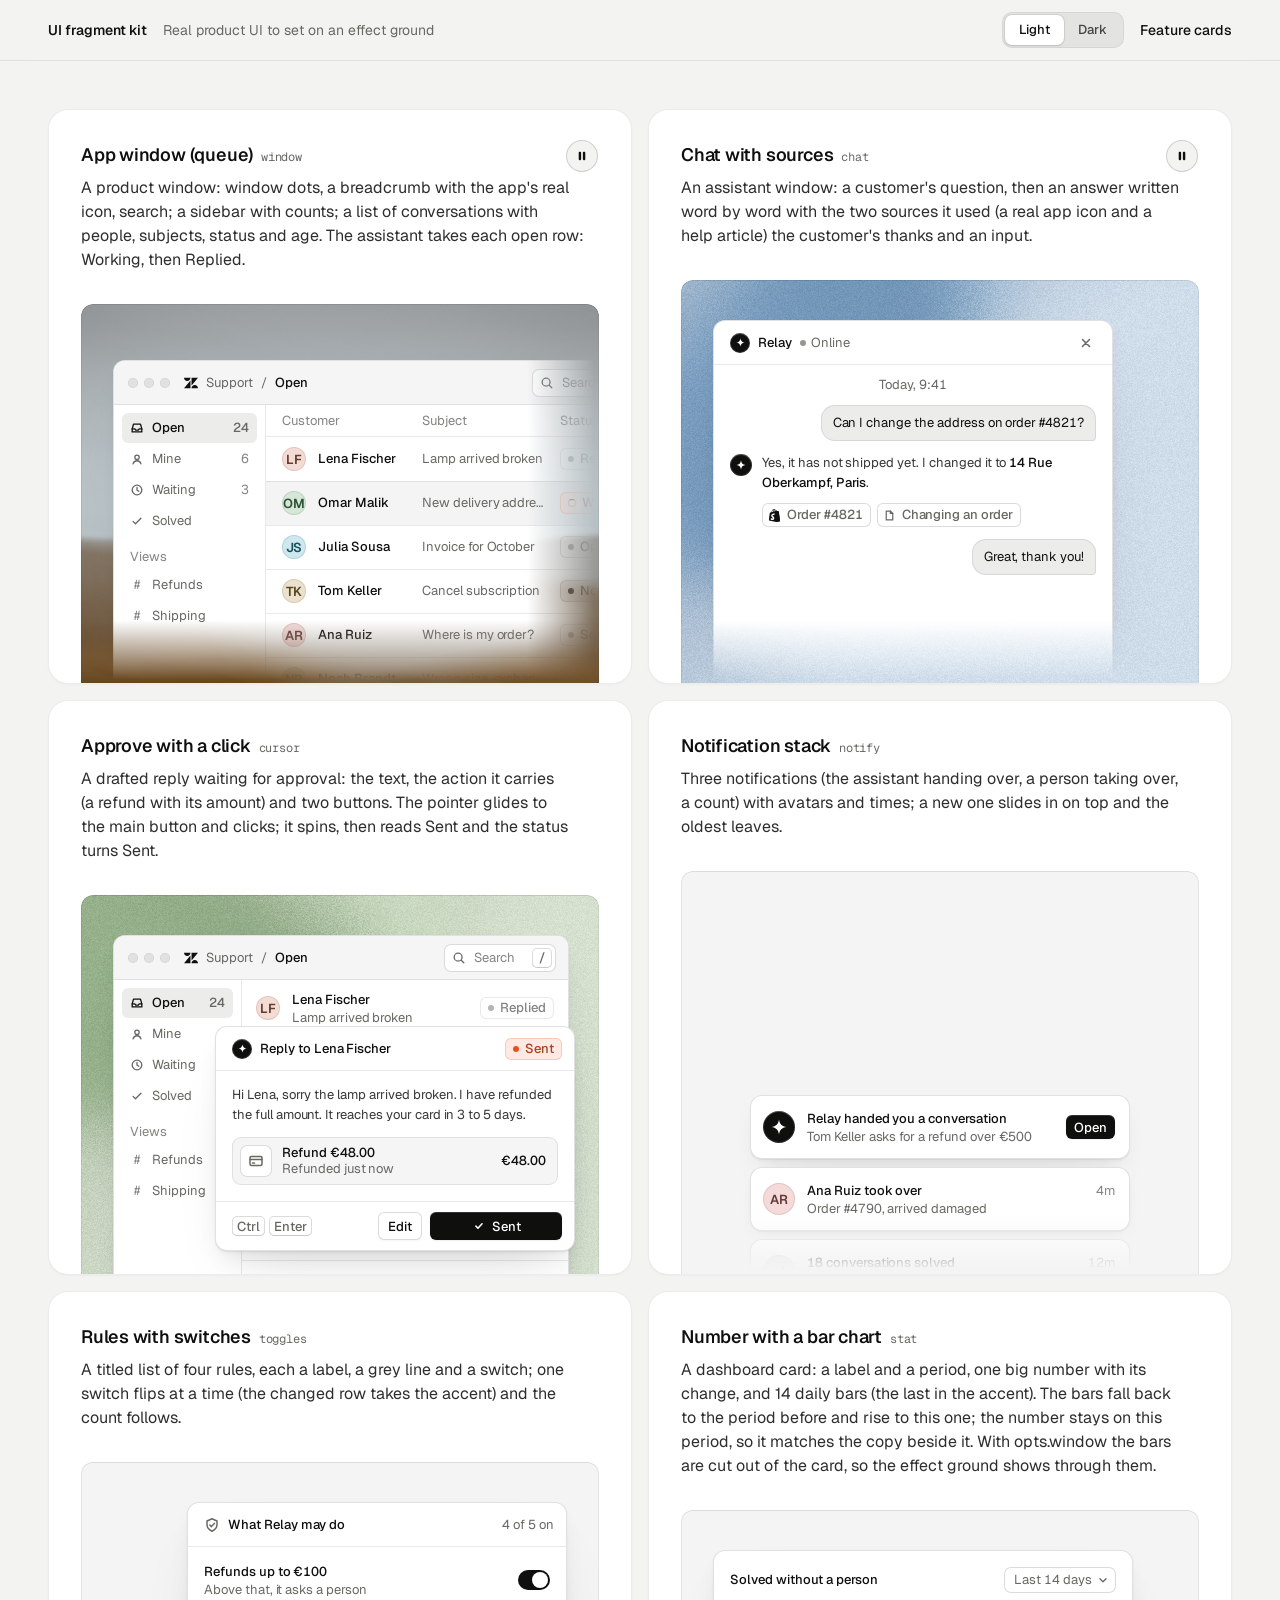
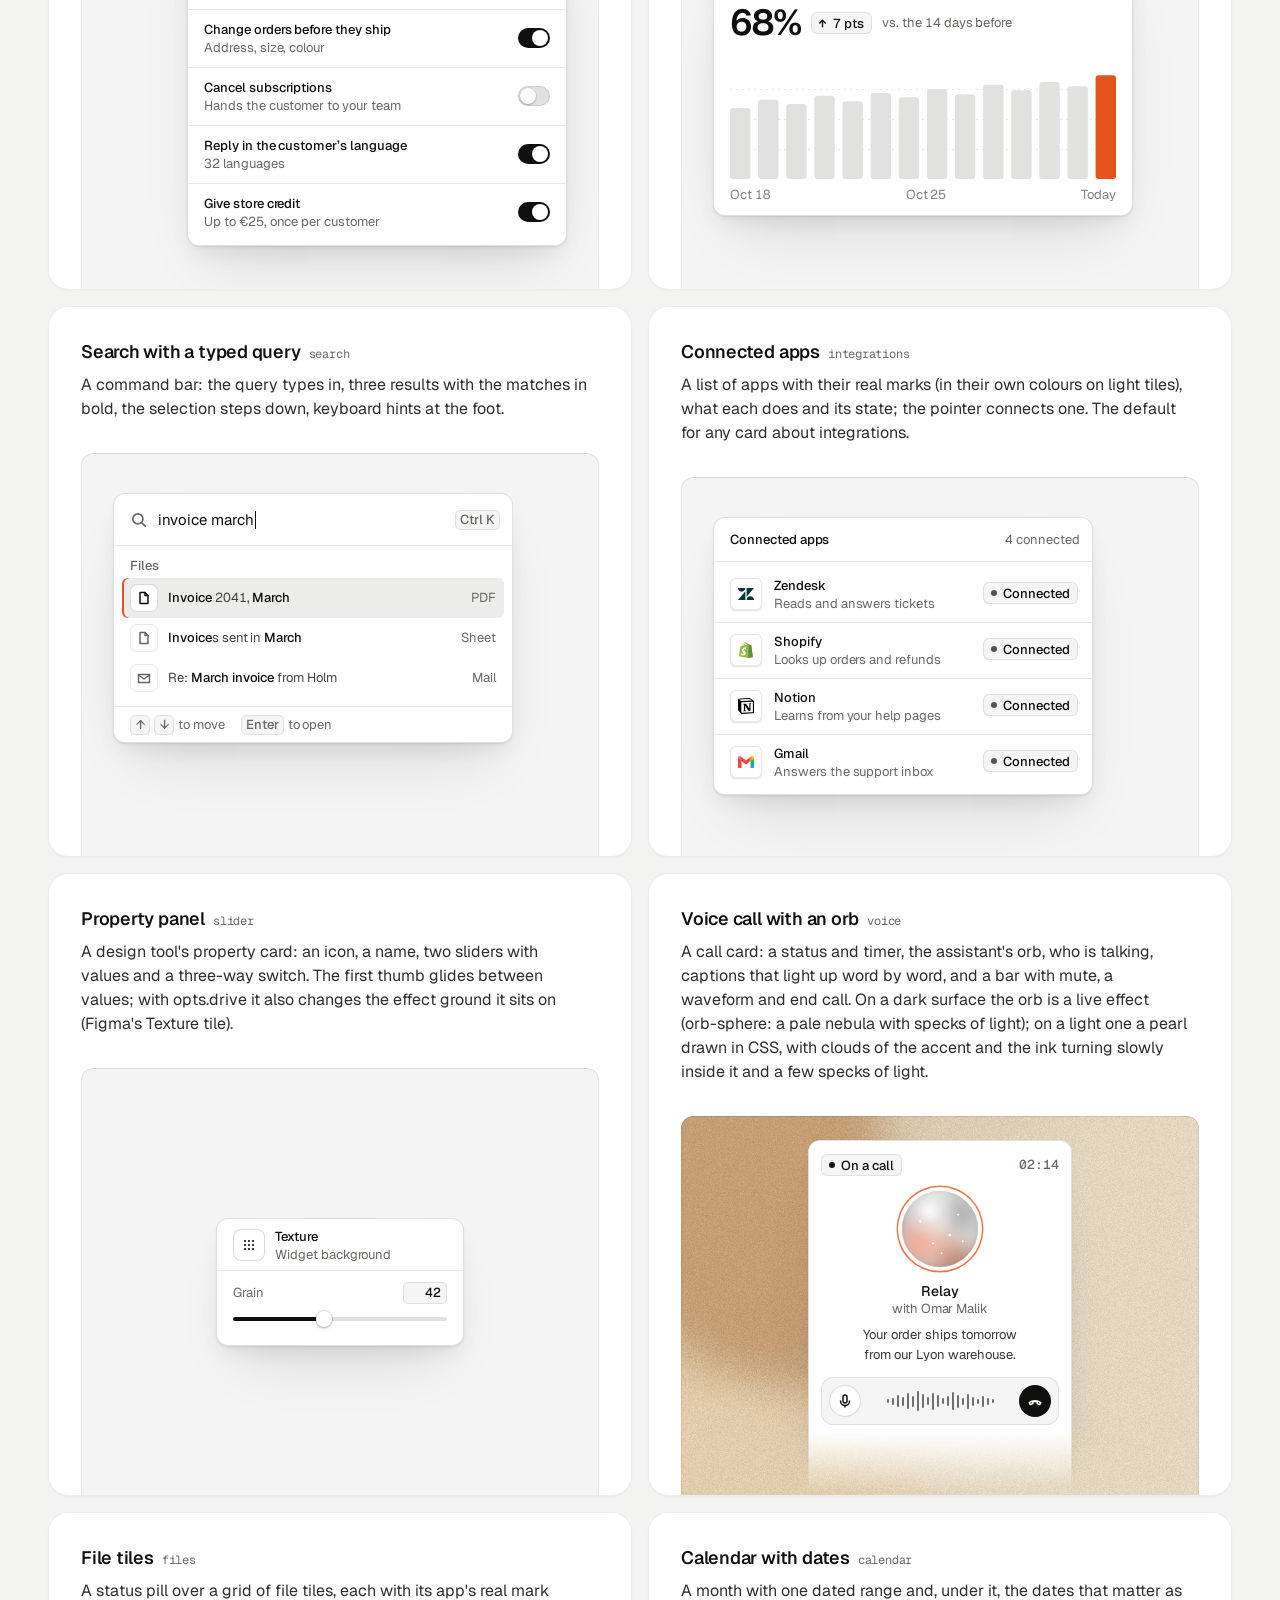
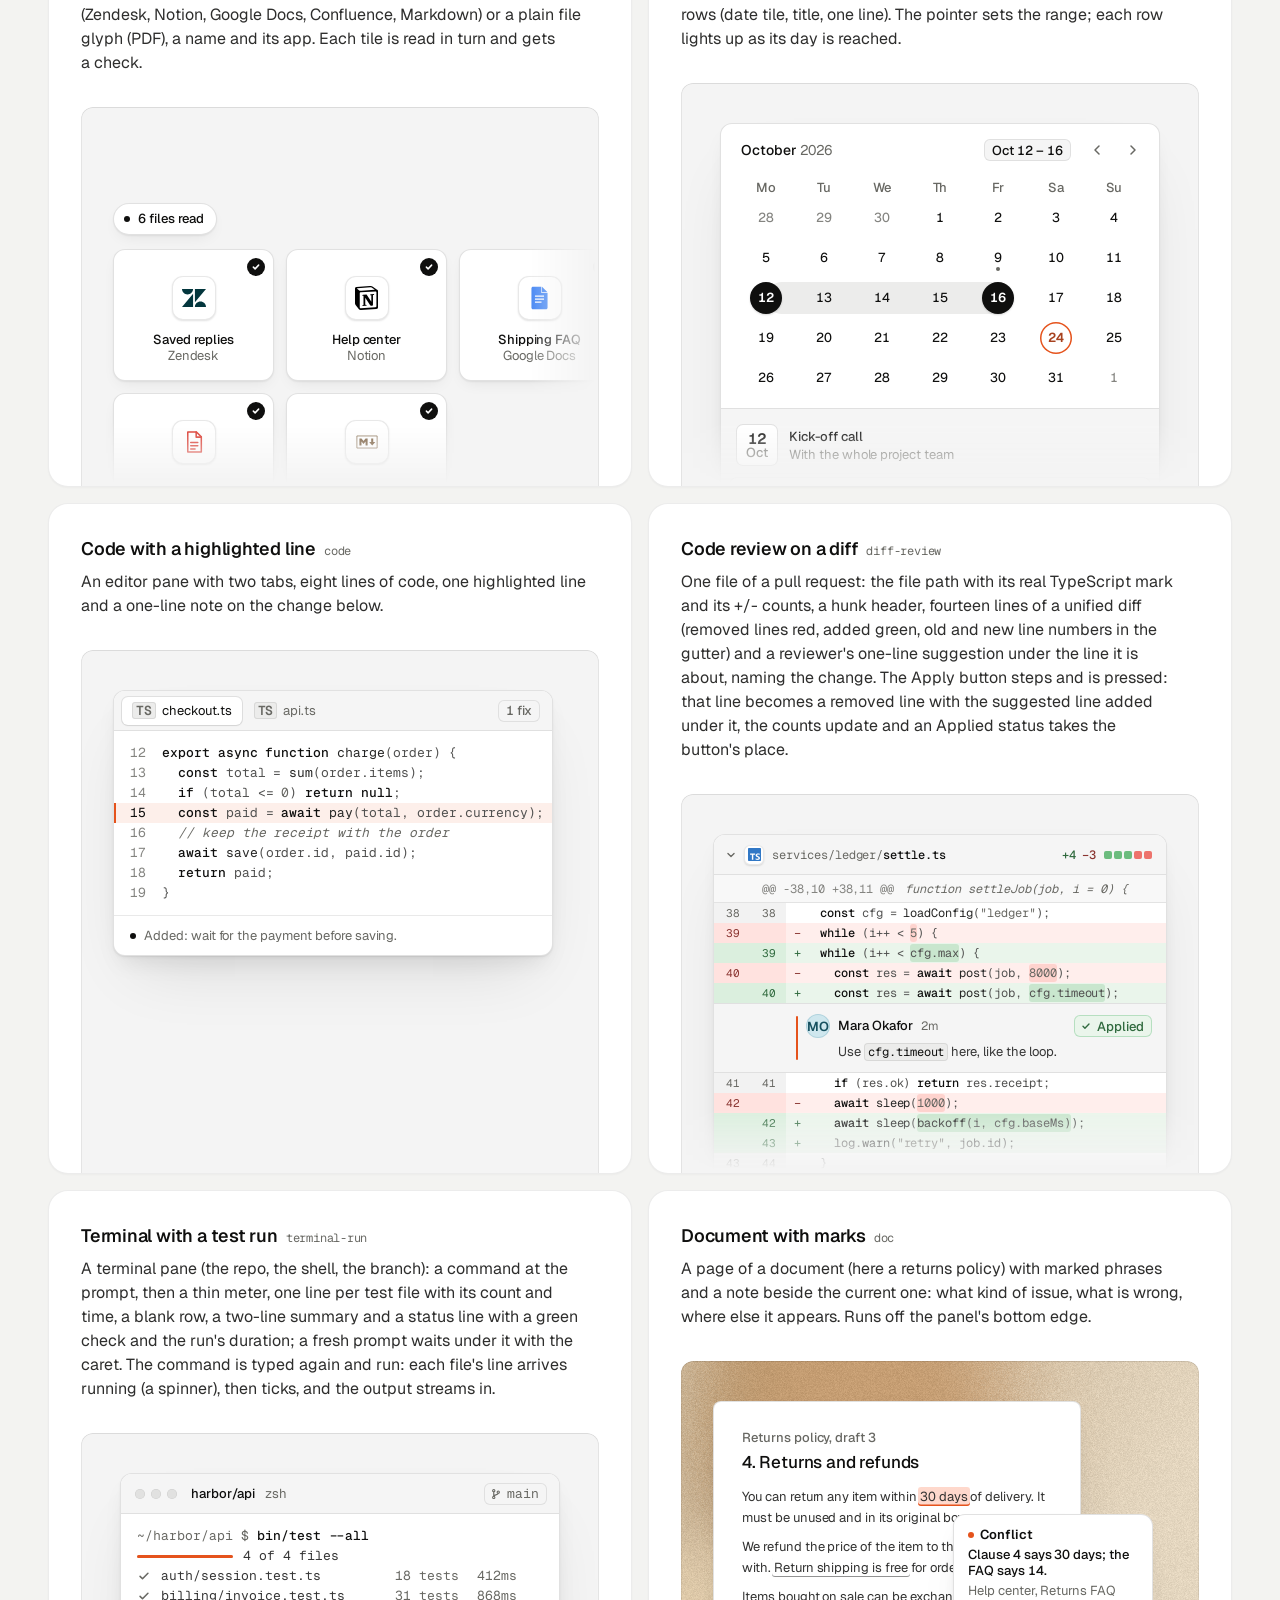
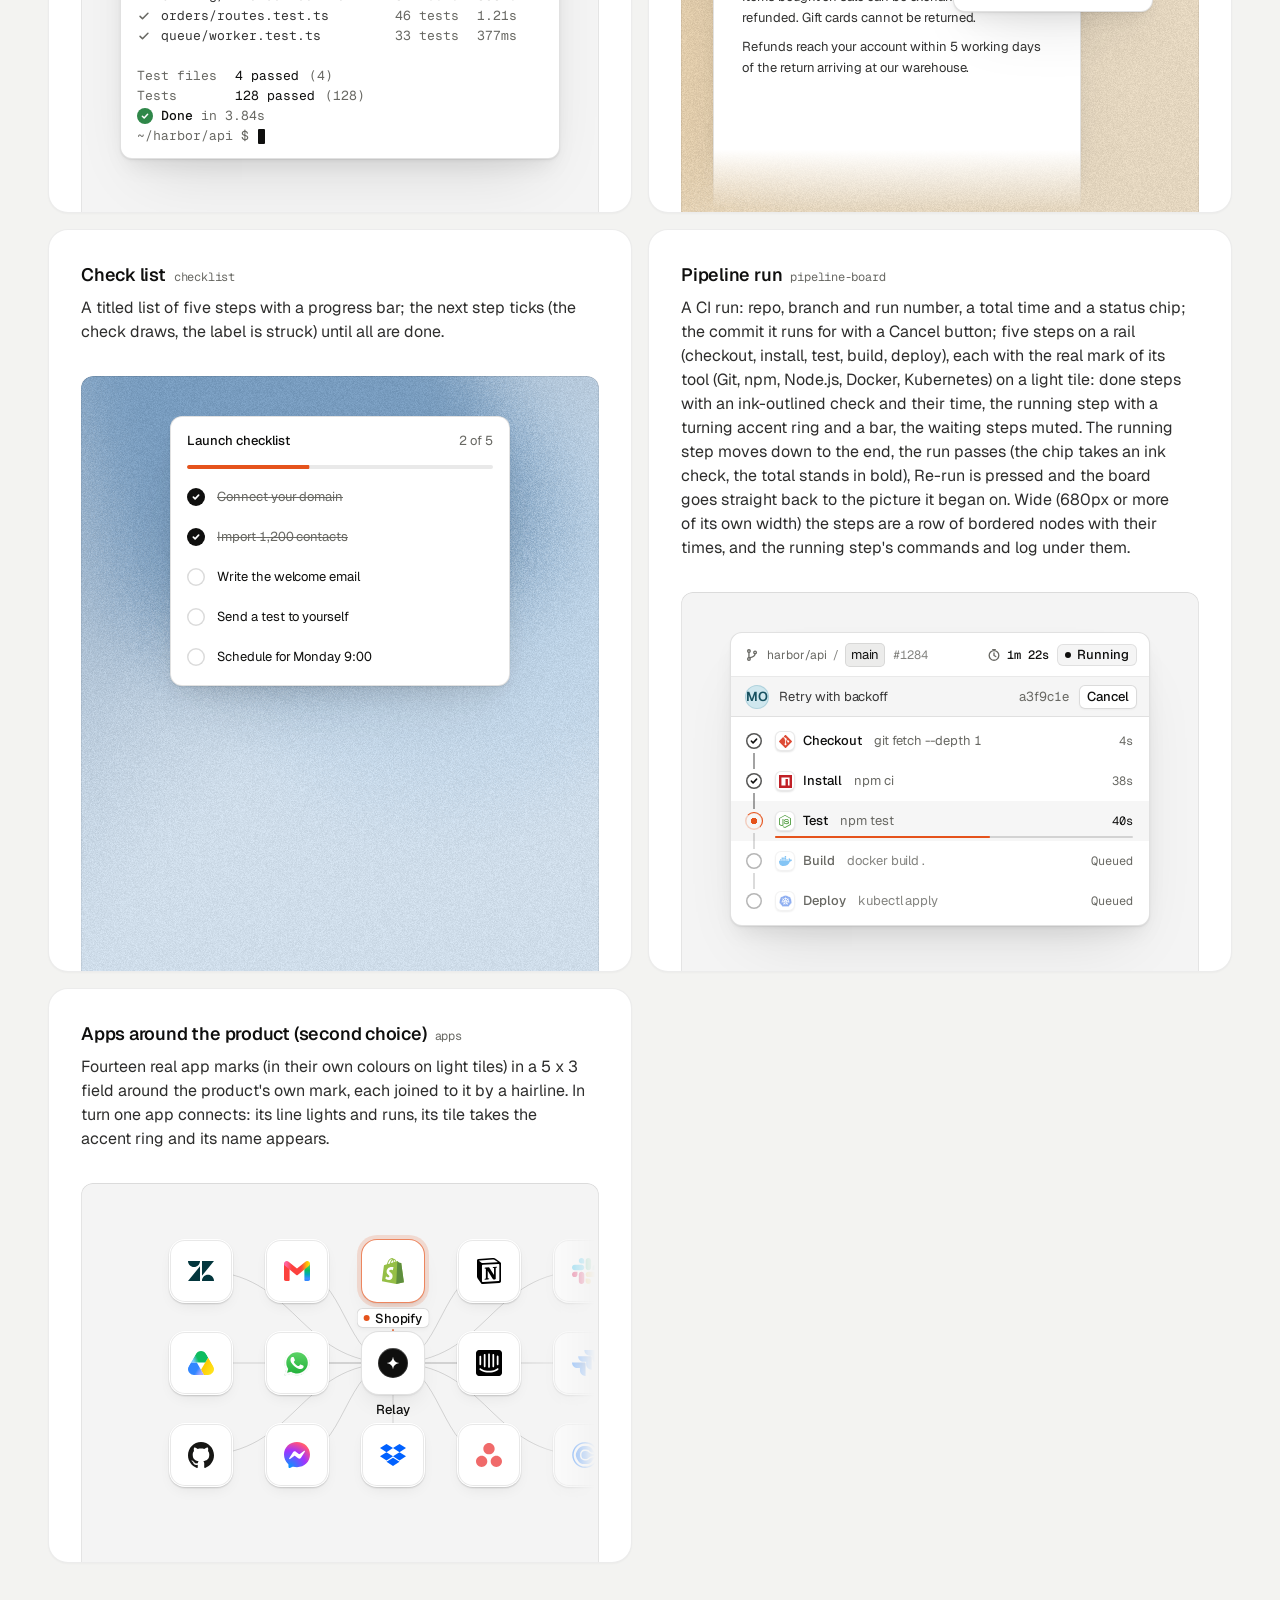
<file: disciplines/editorial-cadence/assets/ui/index.html>
<!doctype html>
<html lang="en" data-theme="light">
<head>
<script>window.__tpGlMax = 16;   /* a gallery shows many live effects at once; a page of a site keeps the default 4 (fx.js) */</script>
<meta charset="utf-8">
<meta name="viewport" content="width=device-width, initial-scale=1">
<title>UI fragment kit</title>
<meta name="description" content="Nineteen pieces of real product UI from the editorial-craft kit, each on an effect ground in a feature card.">
<link rel="preconnect" href="https://fonts.googleapis.com">
<link rel="preconnect" href="https://fonts.gstatic.com" crossorigin>
<link href="https://fonts.googleapis.com/css2?family=Geist:wght@300..700&family=Geist+Mono:wght@400;500&display=swap" rel="stylesheet">
<link rel="stylesheet" href="base.css">
<link rel="stylesheet" href="cards.css">
<style>
  :root { --font-text: "Geist", system-ui, sans-serif; --font-display: "Geist", system-ui, sans-serif; --font-mono: "Geist Mono", ui-monospace, monospace; }
  [data-theme="light"] { --bg: #f3f3f1; --card: #ffffff; --ink: #0f0f0e; --muted: #686863; --accent: #e5531c; --accent-ink: #ffffff; --g-bg: #e9e8e4; --g-surface: #f6f5f2; --frag: #ffffff; --warm: #c9a679; }
  [data-theme="dark"] { --bg: #070708; --card: #151517; --ink: #f2f2ef; --muted: #8f9094; --accent: #ff7a3c; --accent-ink: #120c08; --g-bg: #0e0e10; --g-surface: #1b1c1f; --frag: #1c1d20; --warm: #9c9689; }
  * { box-sizing: border-box; }
  html, body { margin: 0; }
  body { font-family: var(--font-text); background: var(--bg); color: var(--ink); -webkit-font-smoothing: antialiased; }
  .panel { --fx-bg: var(--g-bg); --fx-surface: var(--g-surface); --fx-ink: var(--ink); --fx-muted: var(--muted); --fx-accent: var(--hue, var(--warm)); --fx-accent-ink: var(--accent-ink); --calm: var(--g-bg); --p-h: 380px; }
  .top { position: sticky; top: 0; z-index: 20; background: color-mix(in oklab, var(--bg) 86%, transparent); backdrop-filter: blur(14px); -webkit-backdrop-filter: blur(14px); border-bottom: 1px solid color-mix(in oklab, var(--ink) 8%, transparent); }
  .top__in { max-width: 1232px; margin: 0 auto; padding: 0 24px; height: 60px; display: flex; align-items: center; gap: 16px; font-size: 14px; line-height: 20px; }
  .top__in strong { font-weight: 560; }
  .top__in > span { color: var(--muted); }
  .sp { flex: 1; }
  .seg { display: inline-flex; padding: 3px; border-radius: 10px; background: color-mix(in oklab, var(--ink) 6%, var(--bg)); box-shadow: inset 0 0 0 1px color-mix(in oklab, var(--ink) 6%, transparent); }
  .seg button { font: inherit; font-size: 13px; font-weight: 500; border: 0; background: none; color: color-mix(in oklab, var(--ink) 72%, var(--bg)); height: 30px; padding: 0 14px; border-radius: 7px; cursor: pointer; }
  .seg button[aria-pressed="true"] { background: var(--card); color: var(--ink); box-shadow: 0 0 0 1px color-mix(in oklab, var(--ink) 8%, transparent), 0 1px 2px rgb(0 0 0 / .1); }
  .top__in a { color: var(--ink); text-decoration: none; font-weight: 500; }
  main { max-width: 1232px; margin: 0 auto; padding: 48px 24px 96px; }
  .grid { display: grid; grid-template-columns: repeat(2, minmax(0, 1fr)); gap: 16px; }
  .card > h3 code { font: 400 12px/16px var(--font-mono); color: var(--muted); margin-left: 8px; }
  @media (max-width: 860px) { .grid { grid-template-columns: minmax(0, 1fr); } }
  @media (max-width: 600px) { main { padding: 24px 16px 64px; } .top__in { padding: 0 16px; } .top__in > span { display: none; } .panel { --p-h: 340px; } }
</style>
</head>
<body>
<header class="top">
  <div class="top__in">
    <strong>UI fragment kit</strong><span>Real product UI to set on an effect ground</span>
    <span class="sp"></span>
    <div class="seg" role="group" aria-label="Theme"><button type="button" data-mode="light" aria-pressed="true">Light</button><button type="button" data-mode="dark" aria-pressed="false">Dark</button></div>
    <a href="cards.html">Feature cards</a>
  </div>
</header>
<main><div class="grid" id="grid"></div></main>

<script type="module">
  import fx from '../effects/fx.js';
  import ui from './ui.js';
  const index = await fetch('index.json').then(r => r.json());
  // where each one sits, as its meta.json says: anchored at a corner or rising from the bottom and cut by
  // the panel's edge, or whole with 24px or more of ground round it; a fade only where an edge cuts it.
  // Only the compact slider sits in the calm middle (Figma's Texture tile); the cursor dialog is shown
  // where it belongs, over the lower-right edge of a window. [class, fade, style, opts]
  const PLACE = {
    window: ['at-corner', 'stage--fade-br', '--ay:56px'],
    chat: ['at-rise to-edge', 'stage--fade-b'],
    cursor: ['at-over', '', '--bx:24px;--by:24px'],
    notify: ['at-rise fit', 'stage--fade-b', '--ay:calc(100% - 180px);--ay-sm:calc(100% - 180px);--fit-max:380px'],
    toggles: ['at-right', ''],
    stat: ['at-corner', ''],
    search: ['at-corner', ''],
    integrations: ['at-corner', ''],
    slider: ['at-center', '', '', '{"compact":true,"drive":{"param":"grain","min":0.15,"max":0.95}}'],
    voice: ['at-rise to-edge fit', 'stage--fade-b', '--ax:max(24px, 50% - 132px);--ay:24px;--fit-max:264px'],
    files: ['at-corner wide', 'stage--fade-br', '--w:680px;--ay:96px'],
    calendar: ['at-rise fit', 'stage--fade-b', '--fit-max:440px'],
    code: ['at-corner', ''],
    'diff-review': ['at-corner fit', 'stage--fade-b', '--fit-max:480px'],
    'terminal-run': ['at-rise fit', '', '--fit-max:440px'],
    'pipeline-board': ['at-rise fit', '', '--fit-max:420px'],
    doc: ['at-corner to-edge', 'stage--fade-b'],
    checklist: ['at-rise fit', '', '--fit-max:340px'],
    apps: ['at-corner wide', 'stage--fade-br', '--w:560px;--ay:48px'],
  };
  // grounds behind UI are soft lit fields (never a line or dot pattern), on both themes: the bright
  // picture behind dark UI on the dark page, a clear step darker than white UI on the light page
  // the painting stays abstract (a mist over warm sand, level, fully soft) and shows once on the page
  const PAINT = ['painterly-landscape', { blur: 1, brush: 0.35, slope: 0, hillY: 0.3, horizon: 0.62, calm: 0.2, calmX: 0.6, calmY: 0.8, drift: 0, side: 1 }, '{"bg":"#a3b0b6","accent":"#c49a6c"}'];
  const GRAIN = ['grain-gradient', { speed: 0, grainMotion: 0, calm: 0.2, calmX: 0.5, calmY: 0.6, tint: 0.6, contrast: 0.6 }, '{"bg":"#d9ccb7","surface":"#e9e0d2","ink":"#2a2622","muted":"#6f675c","accent":"#a8794a"}'];
  const SKY = [GRAIN[0], GRAIN[1], '{"bg":"#c6d3df","surface":"#d6e0e9","ink":"#25303a","muted":"#5d6873","accent":"#3f6a92"}'];
  const SAGE = [GRAIN[0], GRAIN[1], '{"bg":"#cdd6c6","surface":"#dce3d6","ink":"#262d24","muted":"#5f6a5a","accent":"#6c8e63"}'];
  const GROUND = (m, i) => (m.name === 'slider' ? GRAIN : i === 0 ? PAINT : [GRAIN, SKY, SAGE][i % 3]);
  const q = new URLSearchParams(location.search);
  const grid = document.getElementById('grid');
  grid.innerHTML = index.fragments.map((m, i) => {
    const [at, fade, extra = '', opts = ''] = PLACE[m.name] || ['at-corner', 'stage--fade-br'];
    const [id, params, pal] = GROUND(m, i);
    const w = at === 'at-center' ? '' : ` style="--ax:32px;--ay:40px;${extra}"`;
    const o = opts ? ` data-ui-opts='${opts}'` : '';
    // the cursor is a dialog over a window's edge: the window under it holds still
    const under = m.name === 'cursor' ? `<div class="at-corner" style="--ax:32px;--ay:40px" data-ui-load="window" data-ui-opts='{"compact":true}' data-ui-still></div>` : '';
    return `<article class="card card--row"><h3>${m.title}<code>${m.name}</code></h3><p>${m.shows}</p>
      <div class="panel" data-fx="${id}" data-fx-seed="${(i + 1) * 17}" data-fx-params='${JSON.stringify(params)}' data-fx-palette='${pal}' style="--calm-k:0%">
        <div class="stage ${fade}">${under}<div class="${at}"${w}${o} data-ui-load="${m.name}"></div></div></div></article>`;
  }).join('');
  function setMode(mode) {
    document.documentElement.dataset.theme = mode;
    document.querySelectorAll('.seg button').forEach(b => b.setAttribute('aria-pressed', String(b.dataset.mode === mode)));
  }
  setMode(q.get('mode') === 'dark' ? 'dark' : 'light');
  if (q.has('t')) fx.setClock(+q.get('t'));
  // each ground is drawn once near the screen and kept as a picture (its WebGL context freed), so nineteen
  // panels need one or two contexts, not nineteen
  await Promise.all([ui.loadAll(grid), ui.grounds(grid, fx)]);
  document.documentElement.dataset.ready = '1';
  document.querySelectorAll('.seg button').forEach(b => b.addEventListener('click', async () => {
    setMode(b.dataset.mode);
    for (const el of grid.querySelectorAll('[data-ui]')) el.__ui?.repaint?.();
    await ui.grounds(grid, fx);
  }));
</script>
</body>
</html>
</file>
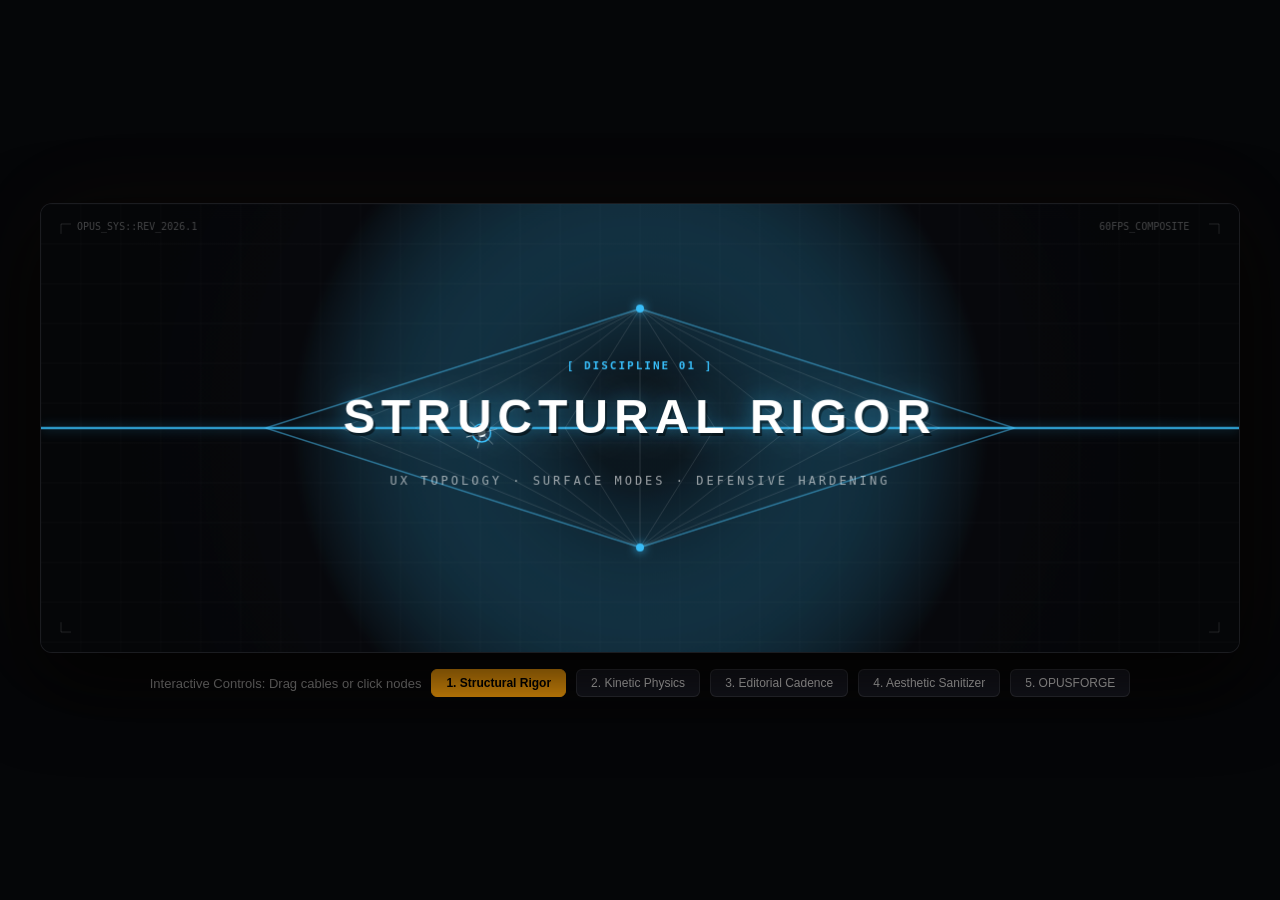
<file: assets/interactive-banner.html>
<!DOCTYPE html>
<html lang="en">
<head>
  <meta charset="UTF-8">
  <meta name="viewport" content="width=device-width, initial-scale=1.0">
  <title>OpusForge Kinetic Banner</title>
  <style>
    * {
      margin: 0;
      padding: 0;
      box-sizing: border-box;
    }
    body {
      background: #050608;
      display: flex;
      flex-direction: column;
      align-items: center;
      justify-content: center;
      min-height: 100vh;
      font-family: -apple-system, BlinkMacSystemFont, "Segoe UI", Roboto, "Helvetica Neue", Arial, sans-serif;
      color: #fff;
      overflow: hidden;
    }
    .banner-container {
      position: relative;
      width: 1200px;
      height: 450px;
      background: #08090d;
      border: 1px solid rgba(255, 255, 255, 0.08);
      border-radius: 12px;
      overflow: hidden;
      box-shadow: 0 30px 80px rgba(0, 0, 0, 0.8), 0 0 100px rgba(217, 119, 6, 0.05);
    }
    canvas {
      position: absolute;
      top: 0;
      left: 0;
      width: 100%;
      height: 100%;
      cursor: crosshair;
    }
    .controls {
      margin-top: 16px;
      display: flex;
      gap: 10px;
      align-items: center;
      font-size: 13px;
      color: #888;
    }
    .btn {
      background: #14161f;
      border: 1px solid rgba(255, 255, 255, 0.1);
      color: #ccc;
      padding: 6px 14px;
      border-radius: 6px;
      cursor: pointer;
      font-size: 12px;
      transition: all 0.2s;
    }
    .btn:hover {
      background: #1e2230;
      color: #fff;
      border-color: rgba(255, 255, 255, 0.25);
    }
    .btn.active {
      background: #f59e0b;
      color: #000;
      font-weight: 600;
      border-color: #f59e0b;
    }
  </style>
</head>
<body>

  <div class="banner-container">
    <canvas id="bannerCanvas" width="1200" height="450"></canvas>
  </div>

  <div class="controls">
    <span>Interactive Controls: Drag cables or click nodes</span>
    <button class="btn active" onclick="setCycle(0)">1. Structural Rigor</button>
    <button class="btn" onclick="setCycle(1)">2. Kinetic Physics</button>
    <button class="btn" onclick="setCycle(2)">3. Editorial Cadence</button>
    <button class="btn" onclick="setCycle(3)">4. Aesthetic Sanitizer</button>
    <button class="btn" onclick="setCycle(4)">5. OPUSFORGE</button>
  </div>

  <script>
    const canvas = document.getElementById('bannerCanvas');
    const ctx = canvas.getContext('2d');
    const W = canvas.width;
    const H = canvas.height;

    const cycles = [
      {
        title: "STRUCTURAL RIGOR",
        subtitle: "UX TOPOLOGY · SURFACE MODES · DEFENSIVE HARDENING",
        tag: "DISCIPLINE 01",
        accent: "#38bdf8", // cyan
        accentRgb: "56, 189, 248"
      },
      {
        title: "KINETIC PHYSICS",
        subtitle: "FLUID SPRING DYNAMICS · TACTILE CLICK DEPTH · 60FPS COMPOSITOR",
        tag: "DISCIPLINE 02",
        accent: "#f59e0b", // amber
        accentRgb: "245, 158, 11"
      },
      {
        title: "EDITORIAL CADENCE",
        subtitle: "ANTI-SLOP SECTION RHYTHM · PUNCHY ZERO-BUZZWORD PROSE",
        tag: "DISCIPLINE 03",
        accent: "#10b981", // emerald
        accentRgb: "16, 185, 129"
      },
      {
        title: "AESTHETIC SANITIZER",
        subtitle: "DE-TEMPLATING · PURGING GENERIC AI TELLS & PURPLE GLOWS",
        tag: "DISCIPLINE 04",
        accent: "#ec4899", // rose
        accentRgb: "236, 72, 153"
      },
      {
        title: "OPUSFORGE",
        subtitle: "THE SOVEREIGN FULL-STACK AI DESIGN ENGINEERING ENGINE",
        tag: "MASTER ARCHITECTURE",
        accent: "#fbbf24", // gold
        accentRgb: "251, 191, 36"
      }
    ];

    let currentCycle = 0;
    let cycleTimer = 0;
    const CYCLE_DURATION = 180; // 3 seconds at 60fps
    let textAlpha = 1;
    let textScale = 1;

    // Cable tension physics
    let cableY = H / 2;
    let cableVelocity = 0;
    const cableTargetY = H / 2;
    const tensionK = 0.08;
    const damping = 0.88;

    let mouseX = -1000;
    let mouseY = -1000;
    let isMouseDown = false;

    // Shockwave ripples
    const shockwaves = [];

    // Structural Diamond Lattice Nodes
    const nodes = [];
    const numPoints = 16;
    for (let i = 0; i <= numPoints; i++) {
      nodes.push({
        x: (W / numPoints) * i,
        y: H / 2,
        baseX: (W / numPoints) * i,
        baseY: H / 2,
        vy: 0
      });
    }

    // Interactive events
    canvas.addEventListener('mousemove', (e) => {
      const rect = canvas.getBoundingClientRect();
      mouseX = (e.clientX - rect.left) * (W / rect.width);
      mouseY = (e.clientY - rect.top) * (H / rect.height);
      
      // Pull nodes close to cursor
      nodes.forEach(n => {
        const dx = mouseX - n.x;
        const dy = mouseY - n.y;
        const dist = Math.hypot(dx, dy);
        if (dist < 120) {
          const force = (1 - dist / 120) * 12;
          n.vy += (mouseY > n.y ? force : -force) * 0.4;
        }
      });
    });

    canvas.addEventListener('mousedown', (e) => {
      isMouseDown = true;
      const rect = canvas.getBoundingClientRect();
      const clickX = (e.clientX - rect.left) * (W / rect.width);
      const clickY = (e.clientY - rect.top) * (H / rect.height);
      shockwaves.push({ x: clickX, y: clickY, radius: 0, alpha: 1 });
      
      // Step to next cycle on click
      currentCycle = (currentCycle + 1) % cycles.length;
      cycleTimer = 0;
      updateButtons();
    });

    canvas.addEventListener('mouseup', () => isMouseDown = false);
    canvas.addEventListener('mouseleave', () => {
      mouseX = -1000;
      mouseY = -1000;
    });

    window.setCycle = function(idx) {
      currentCycle = idx;
      cycleTimer = 0;
      updateButtons();
    };

    function updateButtons() {
      const btns = document.querySelectorAll('.btn');
      btns.forEach((b, i) => {
        b.classList.toggle('active', i === currentCycle);
      });
    }

    // Grid coordinates background
    function drawGrid() {
      ctx.strokeStyle = "rgba(255, 255, 255, 0.025)";
      ctx.lineWidth = 1;

      const gridSize = 40;
      for (let x = 0; x < W; x += gridSize) {
        ctx.beginPath();
        ctx.moveTo(x, 0);
        ctx.lineTo(x, H);
        ctx.stroke();
      }
      for (let y = 0; y < H; y += gridSize) {
        ctx.beginPath();
        ctx.moveTo(0, y);
        ctx.lineTo(W, y);
        ctx.stroke();
      }

      // Corner technical markers
      ctx.strokeStyle = "rgba(255, 255, 255, 0.12)";
      ctx.beginPath();
      // Top left
      ctx.moveTo(20, 30); ctx.lineTo(20, 20); ctx.lineTo(30, 20);
      // Top right
      ctx.moveTo(W - 30, 20); ctx.lineTo(W - 20, 20); ctx.lineTo(W - 20, 30);
      // Bottom left
      ctx.moveTo(20, H - 30); ctx.lineTo(20, H - 20); ctx.lineTo(30, H - 20);
      // Bottom right
      ctx.moveTo(W - 30, H - 20); ctx.lineTo(W - 20, H - 20); ctx.lineTo(W - 20, H - 30);
      ctx.stroke();

      ctx.fillStyle = "rgba(255, 255, 255, 0.25)";
      ctx.font = "10px monospace";
      ctx.fillText("OPUS_SYS::REV_2026.1", 36, 26);
      ctx.fillText("60FPS_COMPOSITE", W - 140, 26);
    }

    function drawLattice(c) {
      // Update spring physics on nodes
      nodes.forEach((n, i) => {
        if (i === 0 || i === nodes.length - 1) return; // pinned ends
        const dy = n.baseY - n.y;
        n.vy += dy * tensionK;
        n.vy *= damping;
        n.y += n.vy;
      });

      // Draw Main Horizontal Tension Cord
      ctx.strokeStyle = `rgba(${c.accentRgb}, 0.8)`;
      ctx.lineWidth = 2.5;
      ctx.shadowColor = `rgba(${c.accentRgb}, 0.6)`;
      ctx.shadowBlur = 12;

      ctx.beginPath();
      ctx.moveTo(nodes[0].x, nodes[0].y);
      for (let i = 1; i < nodes.length; i++) {
        const xc = (nodes[i].x + nodes[i - 1].x) / 2;
        const yc = (nodes[i].y + nodes[i - 1].y) / 2;
        ctx.quadraticCurveTo(nodes[i - 1].x, nodes[i - 1].y, xc, yc);
      }
      ctx.lineTo(nodes[nodes.length - 1].x, nodes[nodes.length - 1].y);
      ctx.stroke();
      ctx.shadowBlur = 0; // reset glow

      // Draw Diamond Lattice (Upper & Lower Struts)
      const midIdx = Math.floor(nodes.length / 2);
      const midNode = nodes[midIdx];

      ctx.strokeStyle = `rgba(255, 255, 255, 0.12)`;
      ctx.lineWidth = 1;

      // Top vertex of diamond
      const topVertex = { x: W / 2, y: midNode.y - 120 };
      const botVertex = { x: W / 2, y: midNode.y + 120 };

      // Connect nodes to top & bottom vertices
      for (let i = 3; i <= nodes.length - 4; i++) {
        const n = nodes[i];
        ctx.beginPath();
        ctx.moveTo(n.x, n.y);
        ctx.lineTo(topVertex.x, topVertex.y);
        ctx.stroke();

        ctx.beginPath();
        ctx.moveTo(n.x, n.y);
        ctx.lineTo(botVertex.x, botVertex.y);
        ctx.stroke();
      }

      // Outer diamond perimeter
      ctx.strokeStyle = `rgba(${c.accentRgb}, 0.45)`;
      ctx.lineWidth = 1.5;
      ctx.beginPath();
      ctx.moveTo(nodes[3].x, nodes[3].y);
      ctx.lineTo(topVertex.x, topVertex.y);
      ctx.lineTo(nodes[nodes.length - 4].x, nodes[nodes.length - 4].y);
      ctx.lineTo(botVertex.x, botVertex.y);
      ctx.closePath();
      ctx.stroke();

      // Draw vertex luminous nodes
      [topVertex, botVertex].forEach(v => {
        ctx.fillStyle = c.accent;
        ctx.shadowColor = c.accent;
        ctx.shadowBlur = 10;
        ctx.beginPath();
        ctx.arc(v.x, v.y, 4, 0, Math.PI * 2);
        ctx.fill();
        ctx.shadowBlur = 0;
      });

      // Mechanical Crawler / Assembler Head on the cable
      const crawlerX = (W / 2) + Math.sin(Date.now() * 0.002) * 160;
      const crawlerY = midNode.y + Math.cos(Date.now() * 0.003) * 6;

      ctx.save();
      ctx.translate(crawlerX, crawlerY);
      
      // Crawler metallic chassis
      ctx.fillStyle = "#1e2230";
      ctx.strokeStyle = c.accent;
      ctx.lineWidth = 1.5;
      ctx.beginPath();
      ctx.arc(0, 0, 9, 0, Math.PI * 2);
      ctx.fill();
      ctx.stroke();

      // Core LED lens
      ctx.fillStyle = "#ffffff";
      ctx.shadowColor = c.accent;
      ctx.shadowBlur = 14;
      ctx.beginPath();
      ctx.arc(0, 0, 4, 0, Math.PI * 2);
      ctx.fill();
      ctx.shadowBlur = 0;

      // Small mechanical legs
      ctx.strokeStyle = `rgba(255, 255, 255, 0.4)`;
      ctx.lineWidth = 1;
      for (let angle = 0; angle < Math.PI * 2; angle += Math.PI / 3) {
        const lx = Math.cos(angle + Date.now() * 0.004) * 16;
        const ly = Math.sin(angle + Date.now() * 0.004) * 16;
        ctx.beginPath();
        ctx.moveTo(0, 0);
        ctx.lineTo(lx, ly);
        ctx.stroke();
      }
      ctx.restore();
    }

    function drawTypography(c) {
      ctx.save();
      ctx.textAlign = "center";
      ctx.textBaseline = "middle";

      const centerY = H / 2;

      // Tag badge
      ctx.fillStyle = c.accent;
      ctx.font = "600 11px monospace";
      ctx.letterSpacing = "2px";
      ctx.fillText(`[ ${c.tag} ]`, W / 2, centerY - 62);

      // Main Title
      ctx.font = "900 48px -apple-system, BlinkMacSystemFont, 'Segoe UI', Roboto, sans-serif";
      ctx.letterSpacing = "6px";
      
      // Subtle 3D extrusion shadow
      ctx.fillStyle = "rgba(0, 0, 0, 0.7)";
      ctx.fillText(c.title, W / 2 + 2, centerY - 8 + 3);

      // Main letter face
      ctx.fillStyle = "#ffffff";
      ctx.shadowColor = `rgba(${c.accentRgb}, 0.5)`;
      ctx.shadowBlur = 24;
      ctx.fillText(c.title, W / 2, centerY - 8);
      ctx.shadowBlur = 0;

      // Subtitle
      ctx.fillStyle = "rgba(255, 255, 255, 0.6)";
      ctx.font = "500 12px monospace";
      ctx.letterSpacing = "3px";
      ctx.fillText(c.subtitle, W / 2, centerY + 54);

      ctx.restore();
    }

    function drawShockwaves() {
      for (let i = shockwaves.length - 1; i >= 0; i--) {
        const sw = shockwaves[i];
        sw.radius += 5;
        sw.alpha -= 0.02;

        if (sw.alpha <= 0) {
          shockwaves.splice(i, 1);
          continue;
        }

        ctx.strokeStyle = `rgba(255, 255, 255, ${sw.alpha * 0.5})`;
        ctx.lineWidth = 1.5;
        ctx.beginPath();
        ctx.arc(sw.x, sw.y, sw.radius, 0, Math.PI * 2);
        ctx.stroke();
      }
    }

    // Main animation loop
    function loop() {
      ctx.clearRect(0, 0, W, H);

      // Background ambient gradient
      const c = cycles[currentCycle];
      const bgGrad = ctx.createRadialGradient(W / 2, H / 2, 50, W / 2, H / 2, 550);
      bgGrad.addColorStop(0, `rgba(${c.accentRgb}, 0.08)`);
      bgGrad.addColorStop(0.6, "rgba(8, 9, 13, 0.8)");
      bgGrad.addColorStop(1, "#050608");
      ctx.fillStyle = bgGrad;
      ctx.fillRect(0, 0, W, H);

      drawGrid();
      drawLattice(c);
      drawShockwaves();
      drawTypography(c);

      // Automatic cycling timer
      cycleTimer++;
      if (cycleTimer >= CYCLE_DURATION) {
        cycleTimer = 0;
        currentCycle = (currentCycle + 1) % cycles.length;
        updateButtons();
      }

      requestAnimationFrame(loop);
    }

    loop();
  </script>
</body>
</html>
</file>
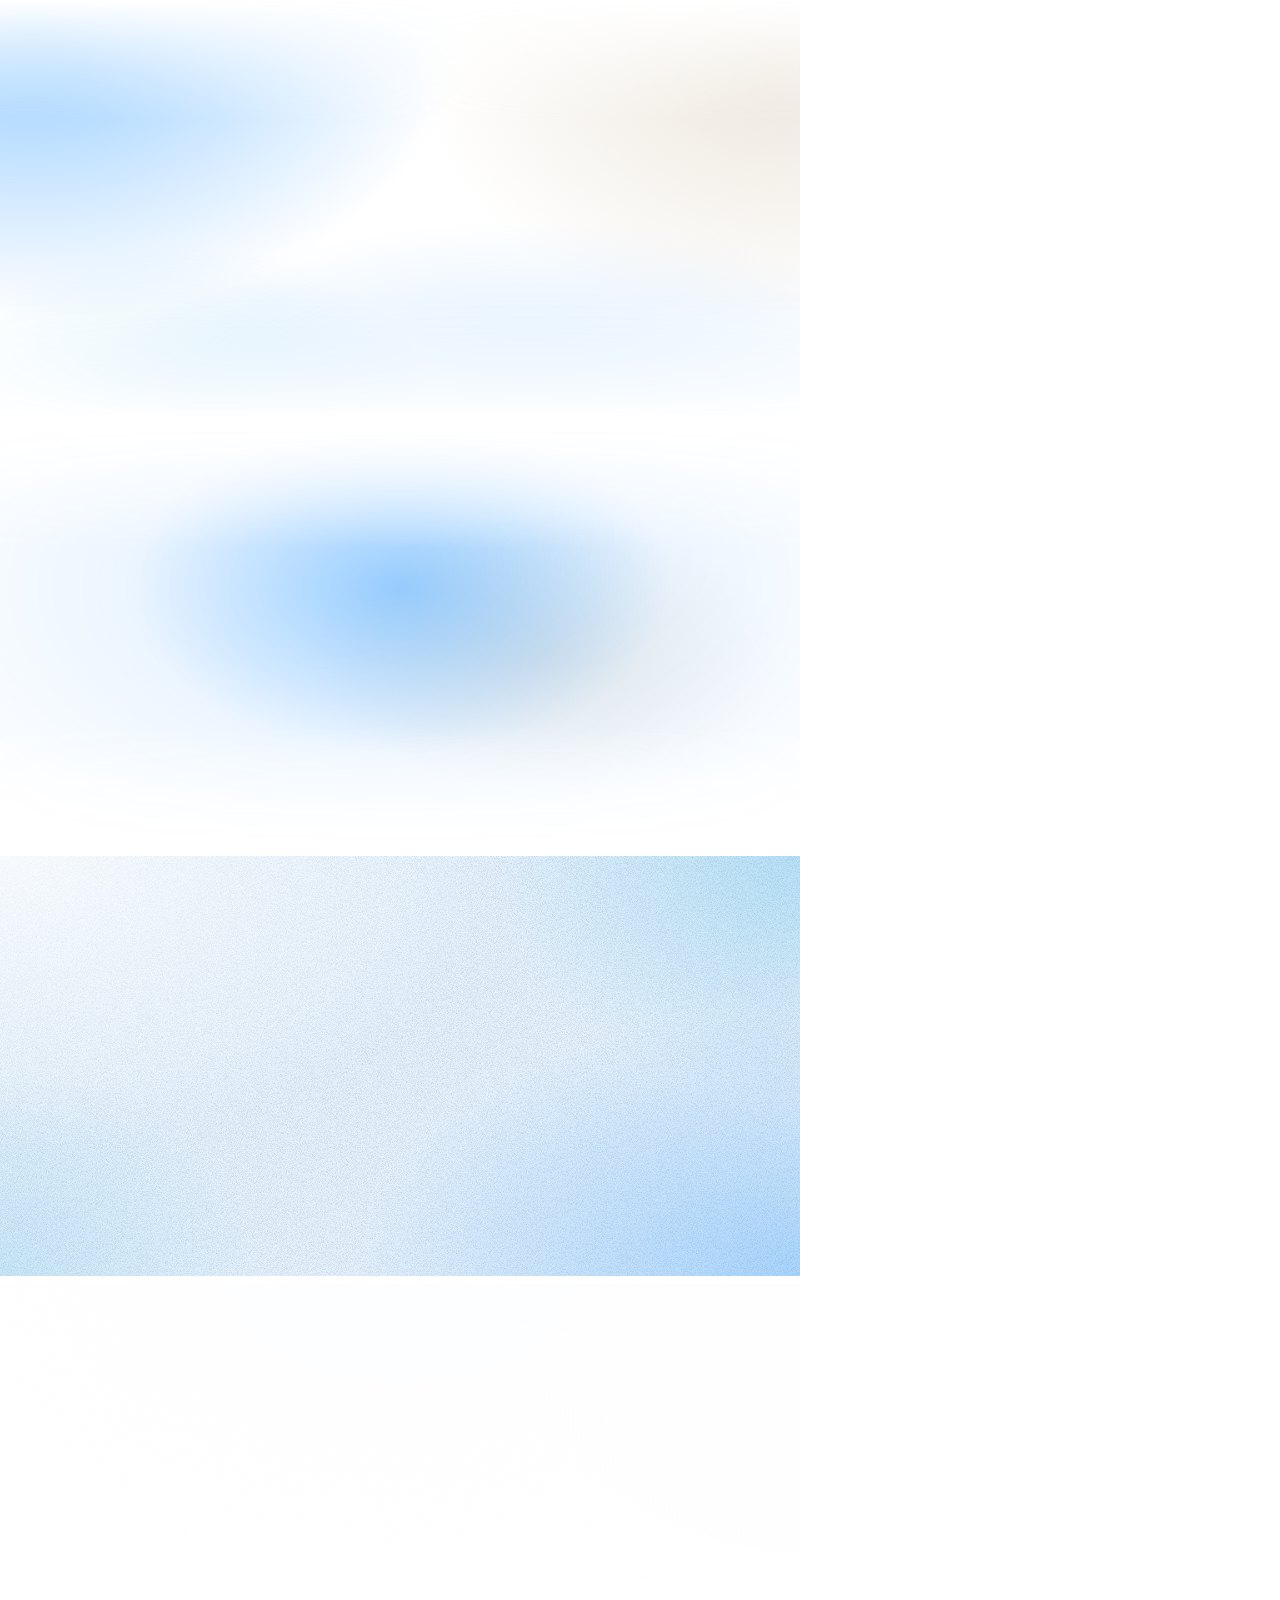
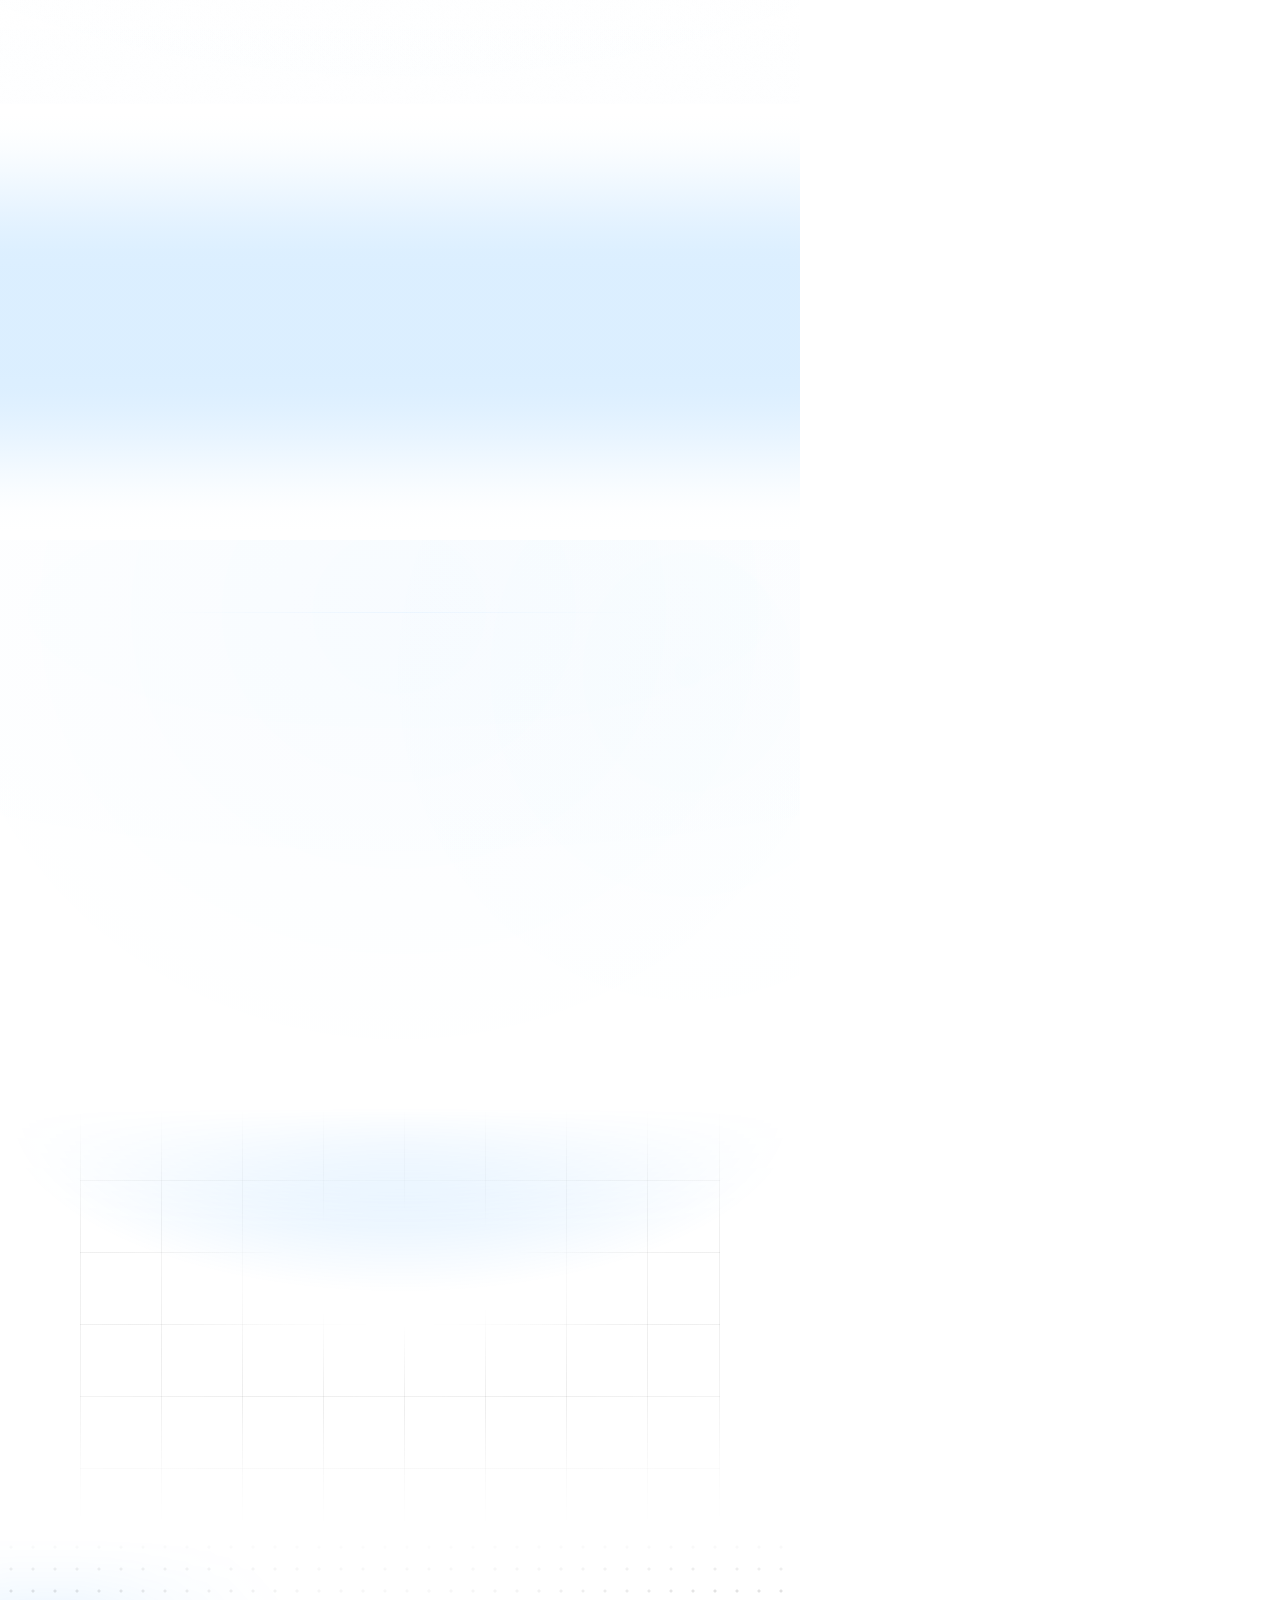
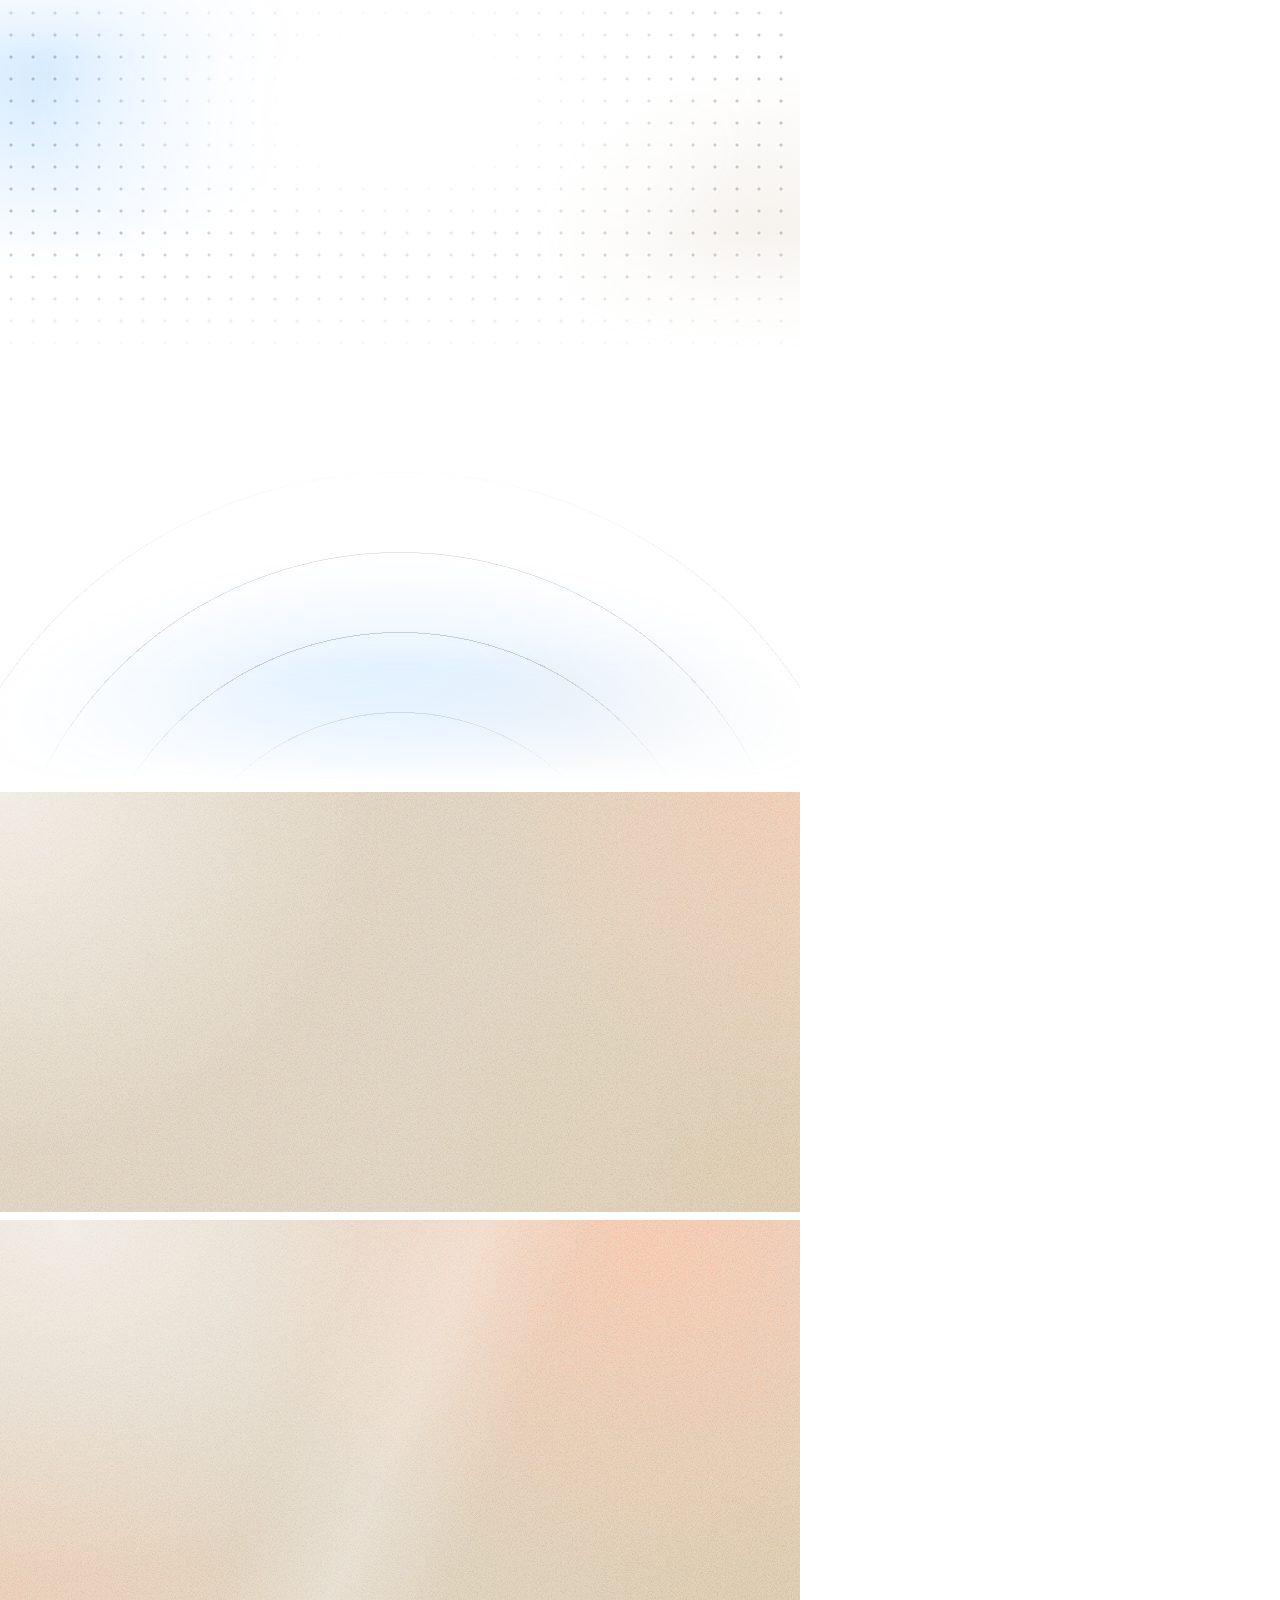
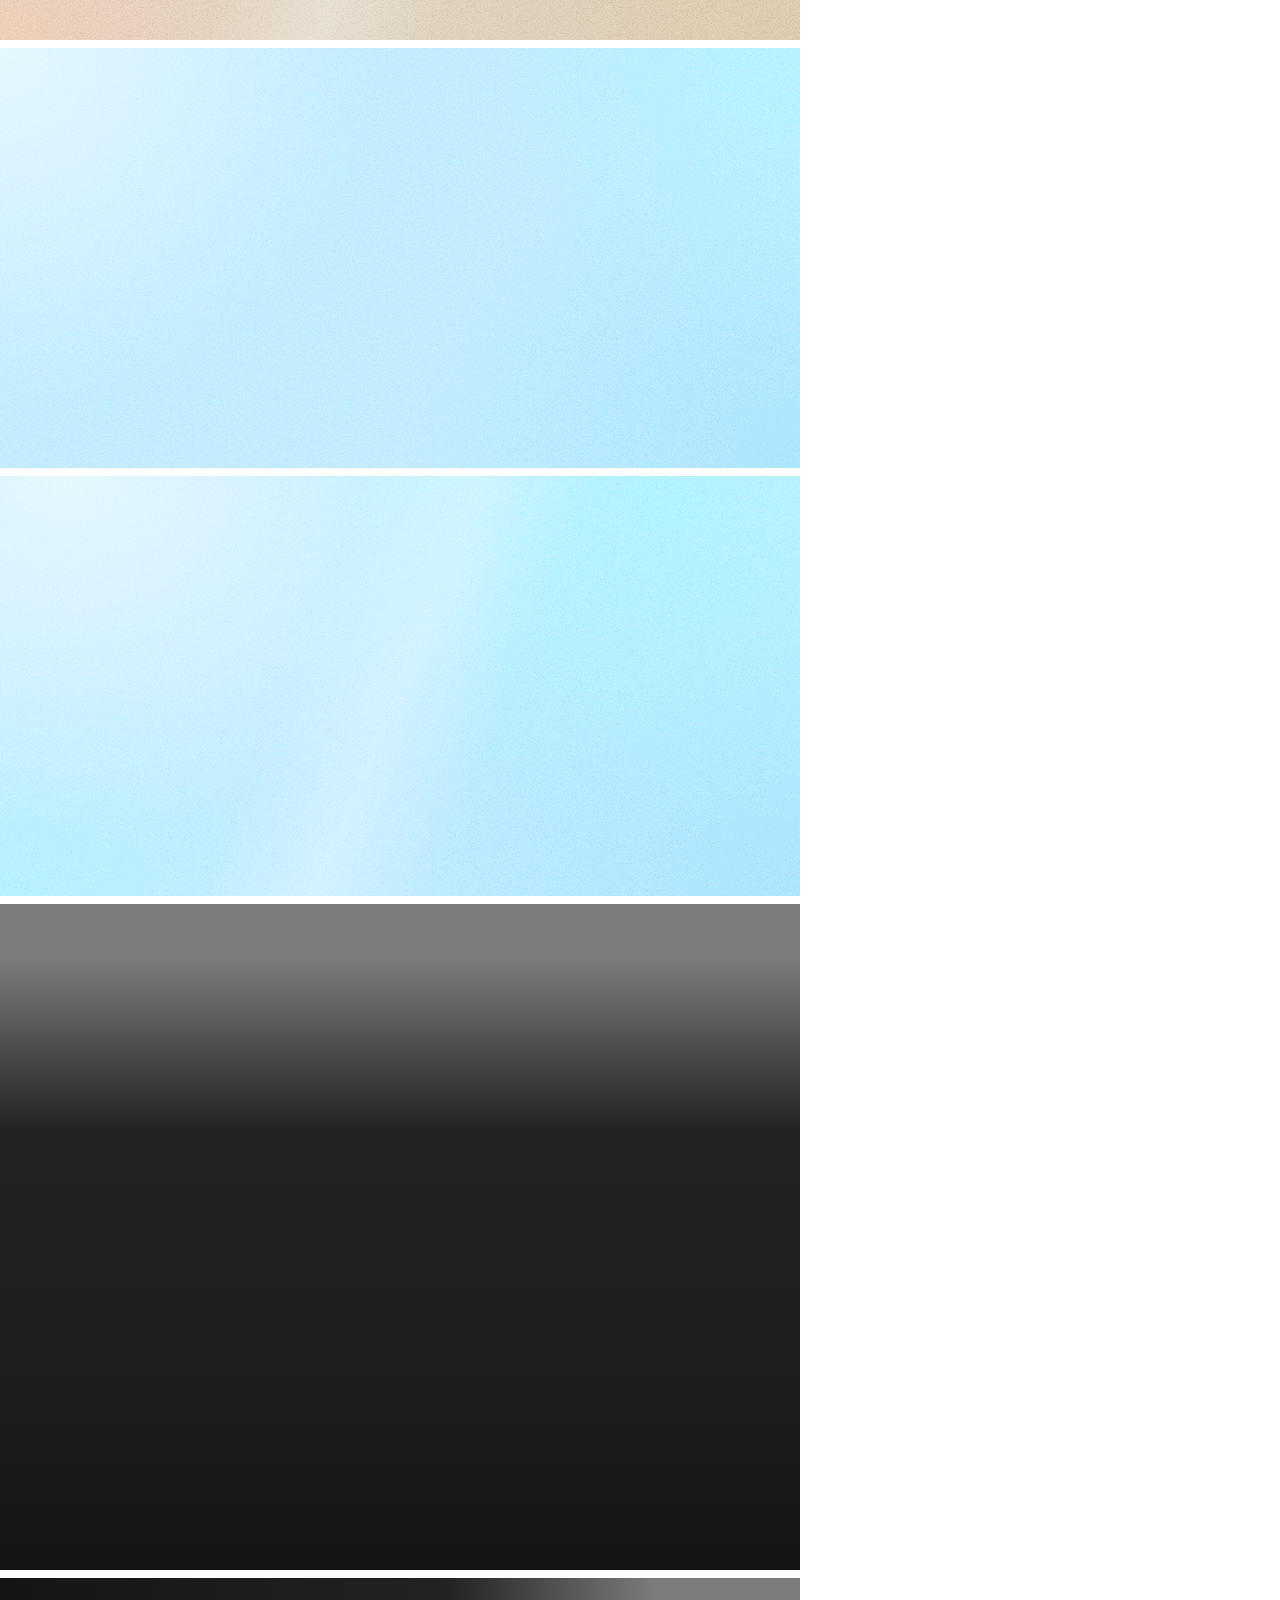
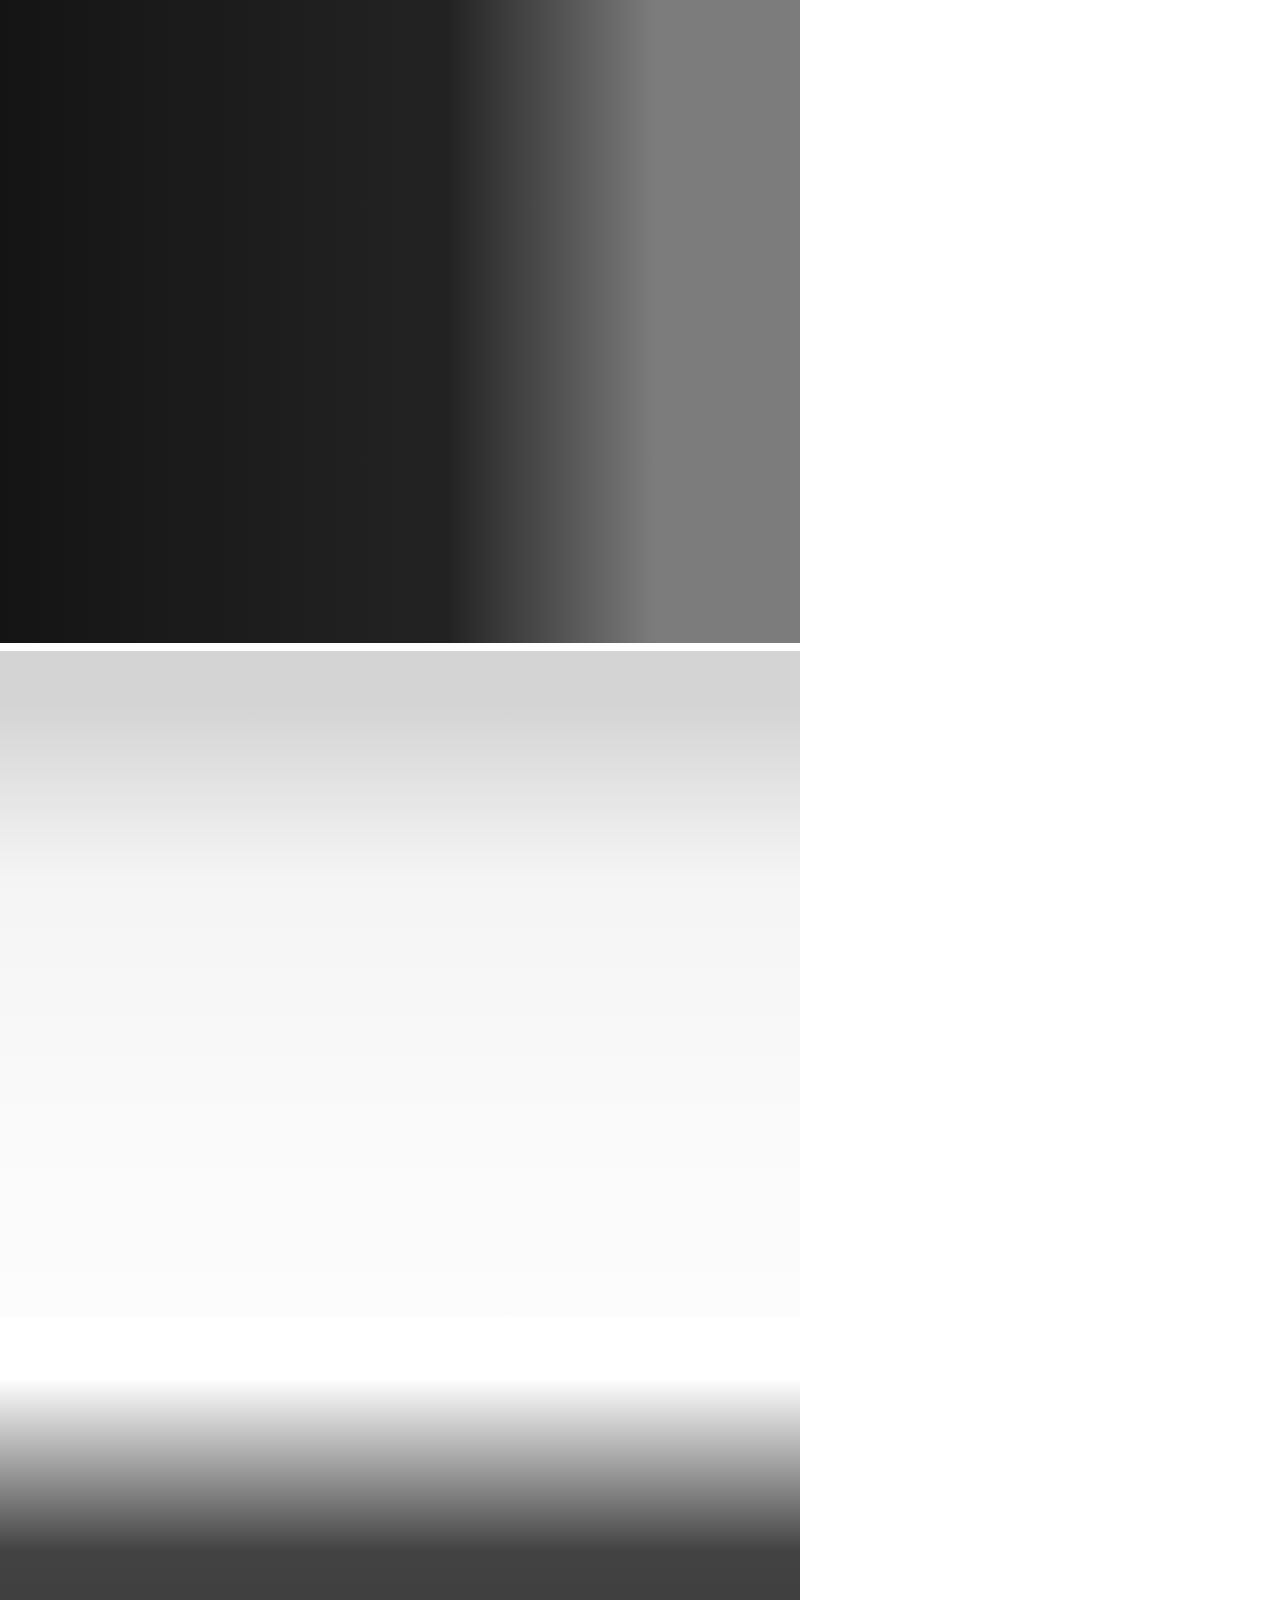
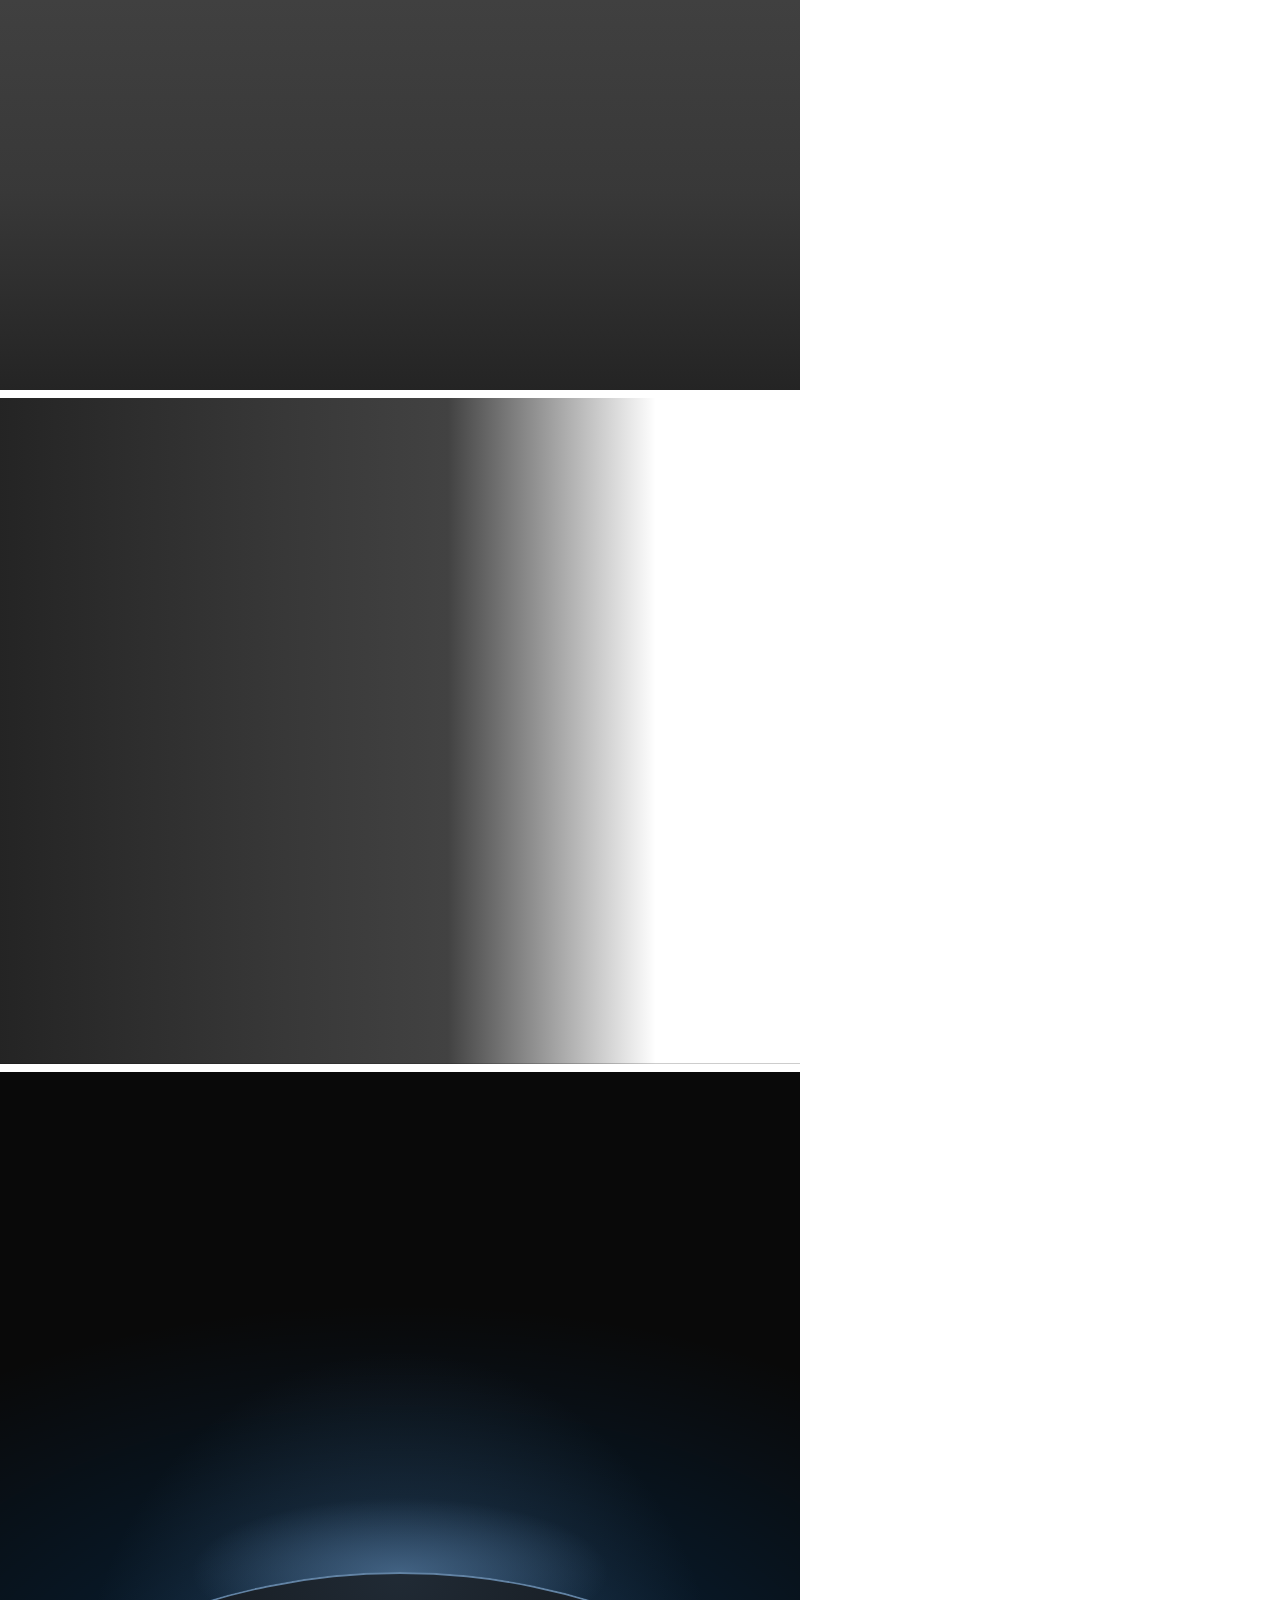
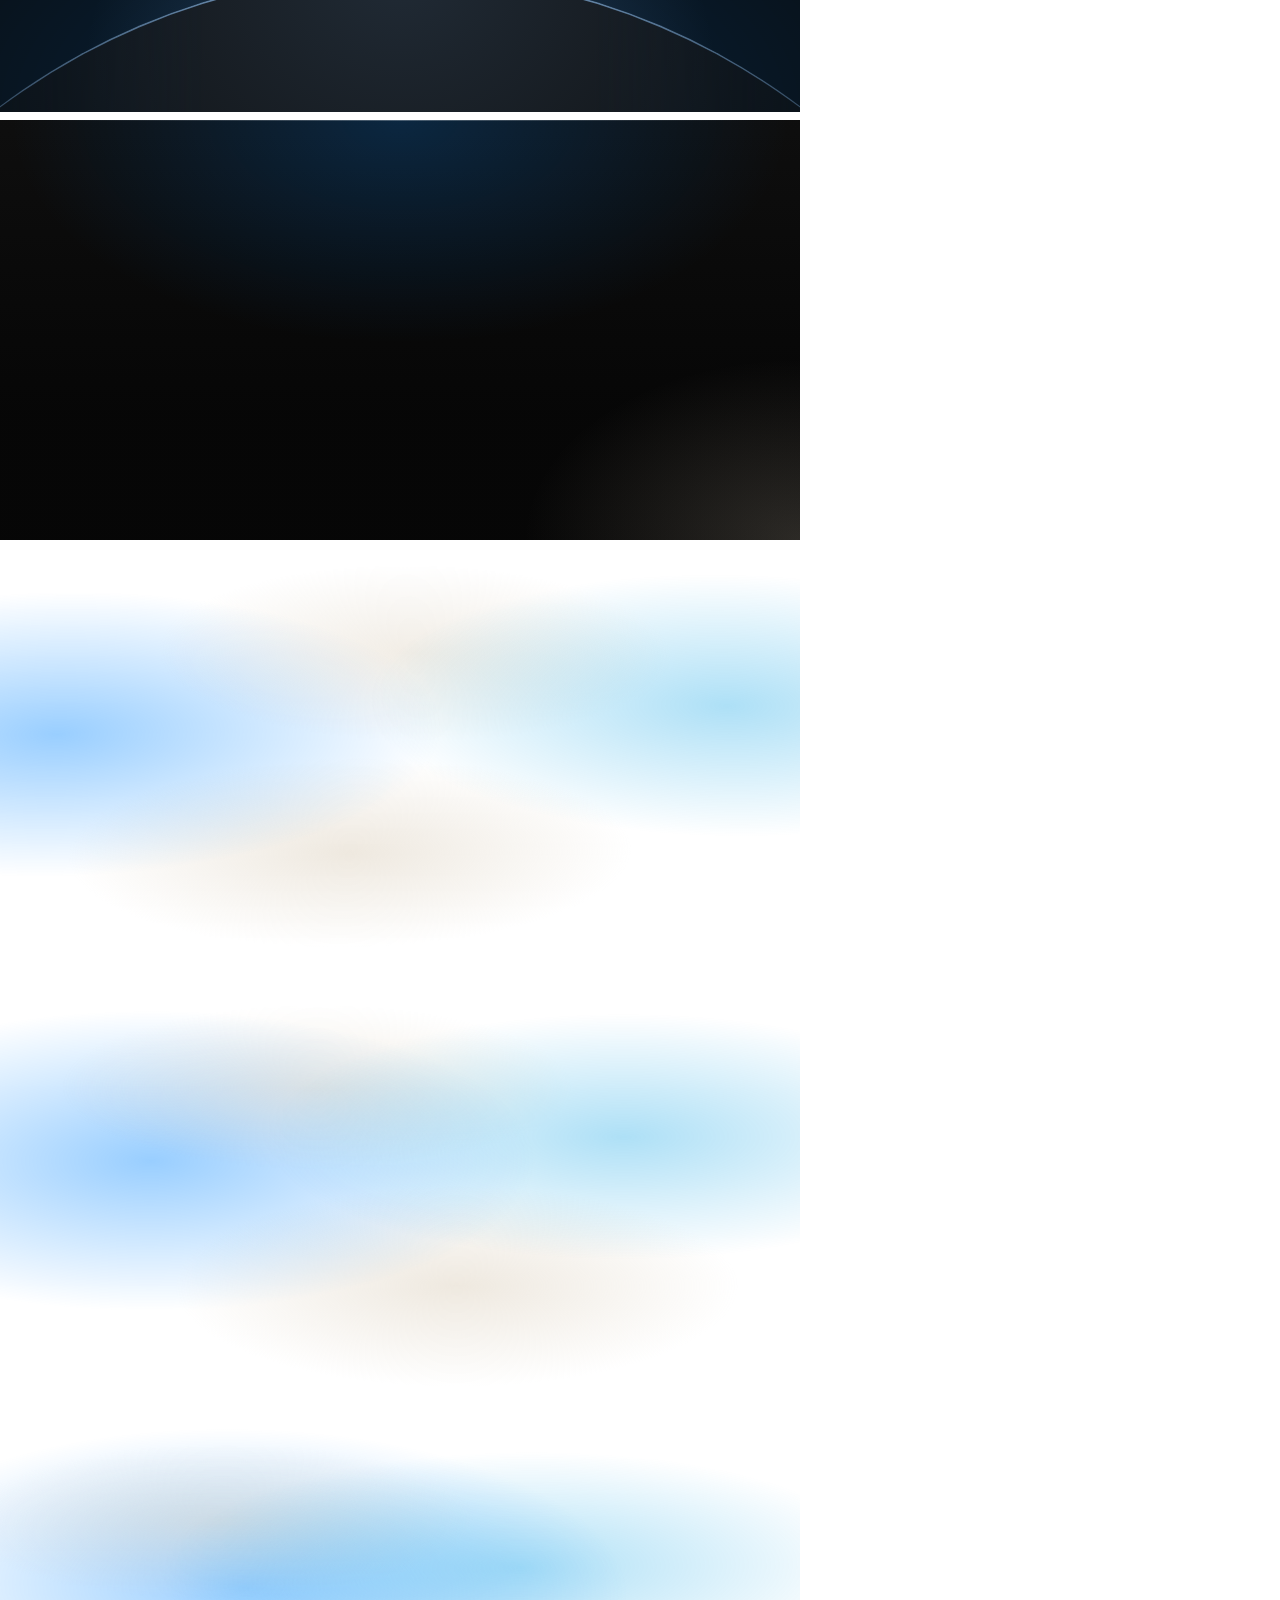
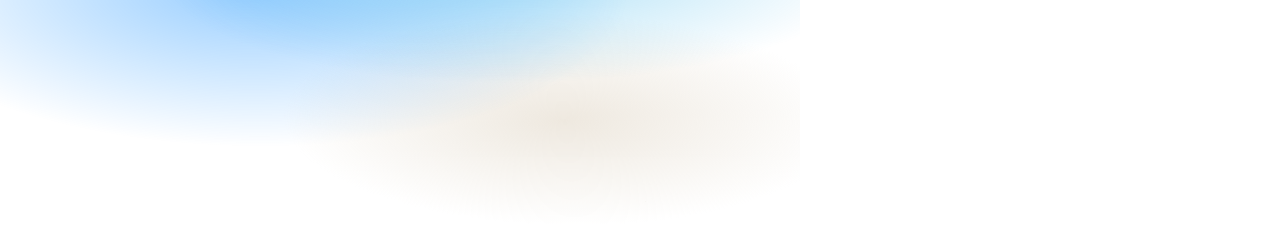
<file: disciplines/editorial-cadence/assets/backgrounds/check.html>
<!doctype html>
<html lang="en" data-ground="sand">
<head>
<meta charset="utf-8">
<title>Backgrounds contrast check</title>
<!-- Every ground in a 800px box, for check.mjs: it sets a palette, screenshots the boxes and measures
     the ink and muted contrast on every pixel of each ground's text zone (index.json). The photograph
     grounds sit on a flat grey picture: #7c7c7c for the dark scrim, #d4d4d4 for the light one; and the worst case of the dark scrim: a white
     picture (white words on it). The light scrim is for pale photographs only. -->
<link rel="stylesheet" href="../system.css">
<link rel="stylesheet" href="backgrounds.css">
<style>body { margin: 0; width: 800px; } .box { width: 800px; margin: 0 0 8px; padding: 24px; font-size: 20px; } .pi, .pm { visibility: hidden; } .pi { color: var(--ink); } .pm { color: var(--muted); }  /* the liquid blobs held at the start, the middle and the end of their drift (the keyframes in backgrounds.css), so the text zone is measured where they stand under it */
  .at-start::before { animation: none; transform: translate3d(-7%, 0, 0) skewX(-7deg) scaleY(.94); } .at-start::after { animation: none; transform: translate3d(8%, 0, 0) skewX(6deg) scaleY(1.04); }
  .at-mid::before { animation: none; transform: translate3d(.5%, 0, 0) skewX(-.5deg) scaleY(.995); } .at-mid::after { animation: none; transform: translate3d(-.5%, 0, 0) scaleY(.98); }
  .at-end::before { animation: none; transform: translate3d(8%, 0, 0) skewX(6deg) scaleY(1.05); } .at-end::after { animation: none; transform: translate3d(-9%, 0, 0) skewX(-6deg) scaleY(.92); }
</style>
<script src="backgrounds.js" defer></script>
</head>
<body>
<div class="bg-mist box" data-g="mist" style="height:420px"><span class="pi">Ink</span> <span class="pm">Muted</span></div>
<div class="bg-halo box" data-g="halo" style="height:420px"><span class="pi">Ink</span> <span class="pm">Muted</span></div>
<div class="bg-grain box" data-g="grain" style="height:420px"><span class="pi">Ink</span> <span class="pm">Muted</span></div>
<div class="bg-paper box" data-g="paper" style="height:420px"><span class="pi">Ink</span> <span class="pm">Muted</span></div>
<div class="bg-dusk box" data-g="dusk" style="height:420px"><span class="pi">Ink</span> <span class="pm">Muted</span></div>
<div class="bg-topglow box" data-g="topglow" style="height:560px"><span class="pi">Ink</span> <span class="pm">Muted</span></div>
<div class="bg-ruled box" data-g="ruled" style="height:420px"><span class="pi">Ink</span> <span class="pm">Muted</span></div>
<div class="bg-dots box" data-g="dots" style="height:420px"><span class="pi">Ink</span> <span class="pm">Muted</span></div>
<div class="bg-arcs box" data-g="arcs" style="height:420px"><span class="pi">Ink</span> <span class="pm">Muted</span></div>
<div class="bg-band box" data-g="band" style="height:420px"><span class="pi">Ink</span> <span class="pm">Muted</span></div>
<div class="bg-field box" data-g="field" style="height:420px"><span class="pi">Ink</span> <span class="pm">Muted</span></div>
<div class="bg-band bg-tint box" data-g="band-tint" style="height:420px"><span class="pi">Ink</span> <span class="pm">Muted</span></div>
<div class="bg-field bg-tint box" data-g="field-tint" style="height:420px"><span class="pi">Ink</span> <span class="pm">Muted</span></div>
<div class="bg-photo box" data-g="photo" style="height:520px;--g-photo:linear-gradient(#7c7c7c,#7c7c7c)"><span class="pi">Ink</span> <span class="pm">Muted</span></div>
<div class="bg-photo bg-photo--left box" data-g="photo-left" style="height:520px;--g-photo:linear-gradient(#7c7c7c,#7c7c7c)"><span class="pi">Ink</span> <span class="pm">Muted</span></div>
<div class="bg-photo bg-photo--light box" data-g="photo-light" style="height:520px;--g-photo:linear-gradient(#d4d4d4,#d4d4d4)"><span class="pi">Ink</span> <span class="pm">Muted</span></div>
<div class="bg-photo box" data-g="photo-white" style="height:520px;--g-photo:linear-gradient(#fff,#fff)"><span class="pi">Ink</span> <span class="pm">Muted</span></div>
<div class="bg-photo bg-photo--left box" data-g="photo-left-white" style="height:520px;--g-photo:linear-gradient(#fff,#fff)"><span class="pi">Ink</span> <span class="pm">Muted</span></div>
<div class="bg-horizon box" data-g="horizon" style="height:640px"><span class="pi">Ink</span> <span class="pm">Muted</span></div>
<div class="bg-deep box" data-g="deep" style="height:420px"><span class="pi">Ink</span> <span class="pm">Muted</span></div>
<div class="bg-liquid box at-start" data-g="liquid" data-no-pause style="height:420px"><span class="pi">Ink</span> <span class="pm">Muted</span></div>
<div class="bg-liquid box at-mid" data-g="liquid-mid" data-no-pause style="height:420px"><span class="pi">Ink</span> <span class="pm">Muted</span></div>
<div class="bg-liquid box at-end" data-g="liquid-end" data-no-pause style="height:420px"><span class="pi">Ink</span> <span class="pm">Muted</span></div>

</body>
</html>
</file>
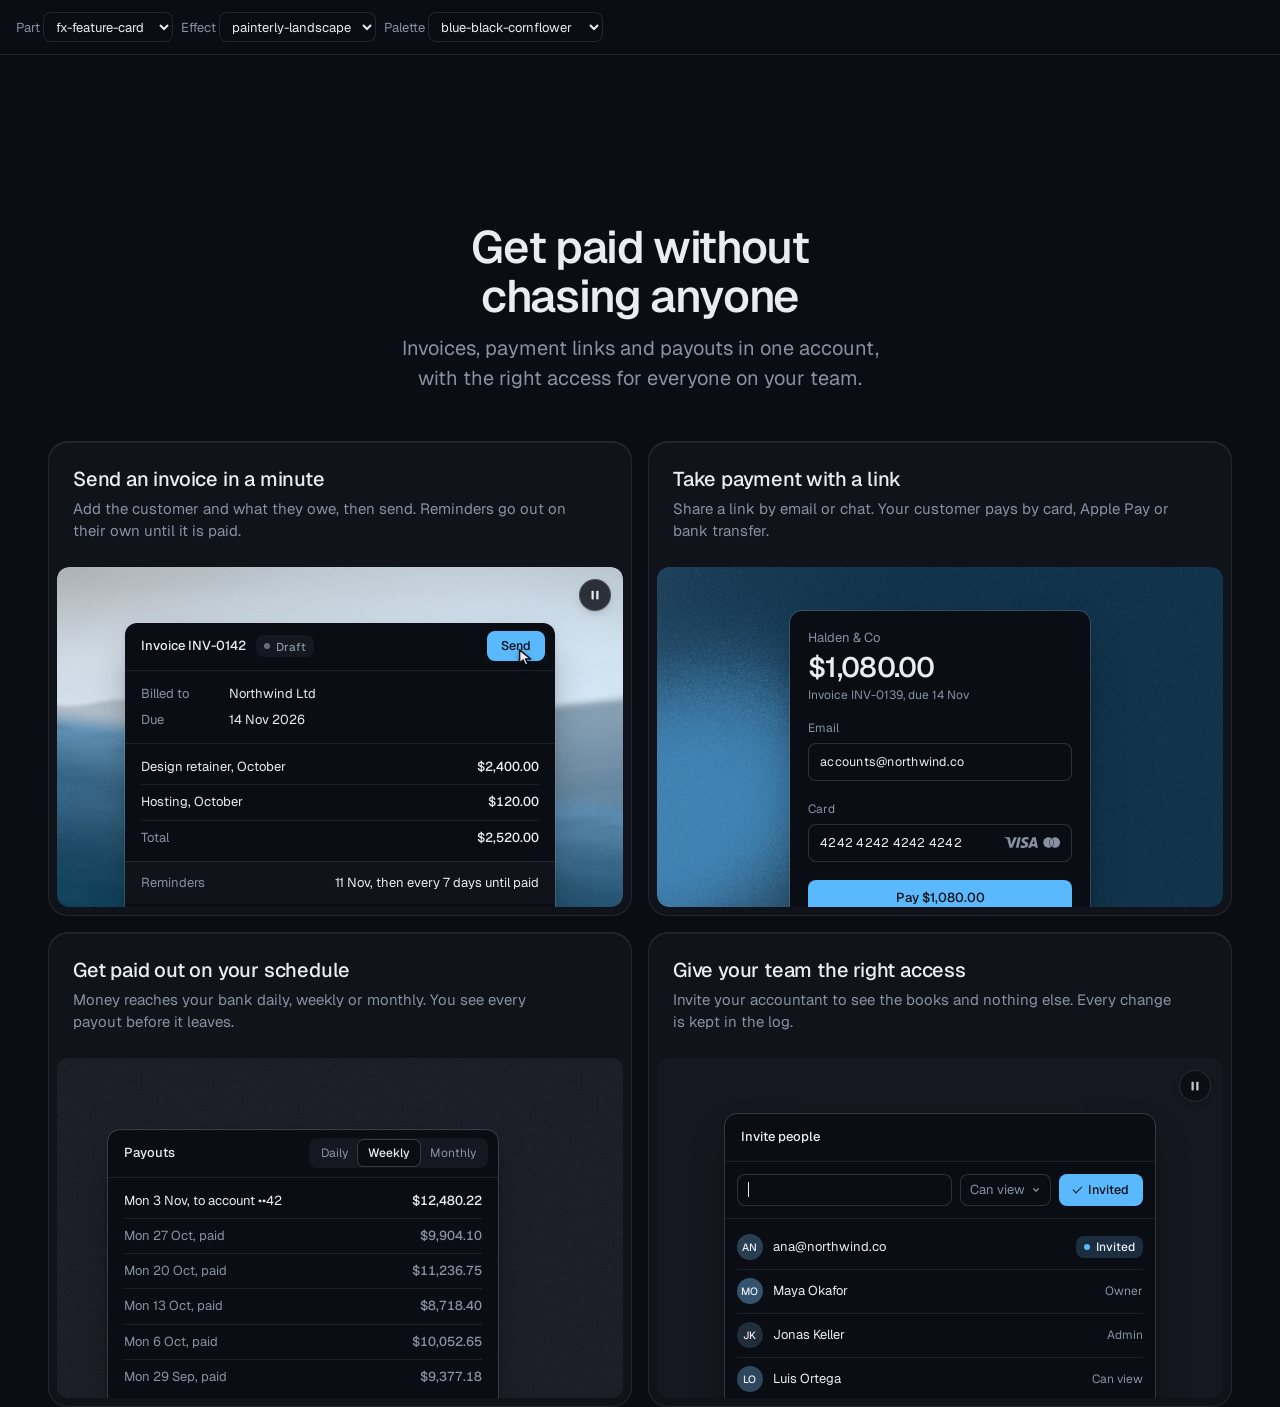
<file: disciplines/editorial-cadence/assets/components/_lab.html>
<!doctype html>
<html lang="en" data-radius="soft">
<head>
<script>window.__tpGlMax = 16;   /* a gallery shows many live effects at once; a page of a site keeps the default 4 (fx.js) */</script>
<meta charset="utf-8">
<meta name="viewport" content="width=device-width, initial-scale=1">
<title>Component lab</title>
<link rel="preconnect" href="https://fonts.googleapis.com">
<link rel="preconnect" href="https://fonts.gstatic.com" crossorigin>
<link href="https://fonts.googleapis.com/css2?family=Geist:wght@100..900&family=Geist+Mono:wght@400..600&display=swap" rel="stylesheet">
<link rel="stylesheet" href="../system.css">
<link rel="stylesheet" href="./base.css">
<style>
  /* one component on its own, with a chosen effect (or object) and palette:
     _lab.html?c=fx-chart&fx=ruled-grounds&palette=white-link-blue&w=640 */
  :root { --font-display: "Geist", system-ui, sans-serif; --font-text: "Geist", system-ui, sans-serif; --font-mono: "Geist Mono", ui-monospace, monospace; --display-weight: 560; --display-tracking: -0.03em; }
  body { min-height: 100vh; margin: 0; }
  .bar { display: flex; flex-wrap: wrap; gap: 8px; align-items: center; padding: 12px 16px; border-bottom: 1px solid var(--line); font: 13px/1.4 var(--font-text); color: var(--muted); }
  .bar select { font: inherit; color: var(--ink); background: var(--bg); border: 1px solid var(--line); border-radius: var(--r-sm); height: 30px; padding: 0 8px; }
  .stage { padding: clamp(16px, 4vw, 48px); margin-inline: auto; }
</style>
</head>
<body>
<div class="bar">
  <label>Part <select id="c"></select></label>
  <label>Effect <select id="fx"></select></label>
  <label>Palette <select id="pal"></select></label>
</div>
<main class="stage" id="stage"></main>
<script type="module">
  import fx from '../effects/fx.js';
  const PARTS = ['fx-feature-card', 'fx-dither-object', 'fx-headline', 'fx-button', 'fx-prompt', 'fx-icon-tiles', 'fx-stat', 'fx-globe', 'fx-map', 'fx-chart', 'fx-bars', 'fx-band', 'fx-spotlight', 'fx-photo', 'fx-avatar', 'fx-search', 'fx-logos', 'fx-tabs', 'fx-pricing', 'fx-progress'];
  const PALETTES = {
    'blue-black-cornflower': { bg: '#0a0d14', surface: '#131824', ink: '#e9edf3', muted: '#8891a1', accent: '#5ab9fc', accentInk: '#0a0d14' },
    'graphite-safety-orange': { bg: '#18191b', surface: '#222427', ink: '#eff0f1', muted: '#9c9ea3', accent: '#ff4a1f', accentInk: '#18191b' },
    'white-link-blue': { bg: '#ffffff', surface: '#f4f4f4', ink: '#111111', muted: '#6b6b6b', accent: '#1a4be0', accentInk: '#ffffff' },
    'moss-sand': { bg: '#ddd6c6', surface: '#d2cab8', ink: '#2a2a26', muted: '#59574e', accent: '#4f6238', accentInk: '#ffffff' },
    'cobalt-field': { bg: '#0034eb', surface: '#002fd6', ink: '#ffffff', muted: '#dfe4f2', accent: '#e9e34a', accentInk: '#111111' },
  };
  const q = new URLSearchParams(location.search);
  const part = PARTS.includes(q.get('c')) ? q.get('c') : PARTS[0];
  const palId = PALETTES[q.get('palette')] ? q.get('palette') : 'blue-black-cornflower';
  const p = PALETTES[palId];
  const s = document.documentElement.style;
  const action = fx.color.contrast(p.accent, p.bg) >= 2.2 ? p.accent : p.ink;
  Object.entries({ '--p-bg': p.bg, '--p-surface': p.surface, '--p-ink': p.ink, '--p-muted': p.muted, '--p-accent': p.accent, '--p-accent-ink': p.accentInk, '--p-action': action, '--p-action-ink': action === p.accent ? p.accentInk : p.bg }).forEach(([k, v]) => s.setProperty(k, v));
  s.colorScheme = fx.color.isDark(p.bg) ? 'dark' : 'light';
  if (q.has('fallback')) fx.config.forceFallback = true;
  // one part at a time: at most 4 live WebGL contexts on this page
  fx.config.maxLive = 4;
  if (q.has('w')) document.getElementById('stage').style.maxWidth = q.get('w') + 'px';

  const base = `./${part}/`;
  const [meta, html, mod] = await Promise.all([fetch(base + 'meta.json').then(r => r.json()), fetch(base + 'component.html').then(r => r.text()), import(base + 'component.js')]);
  const link = Object.assign(document.createElement('link'), { rel: 'stylesheet', href: base + 'component.css' });
  document.head.append(link);
  await new Promise(r => { link.onload = link.onerror = r; });
  const choices = meta.effects?.length ? meta.effects : meta.objects || [];
  const chosen = choices.includes(q.get('fx')) ? q.get('fx') : meta.default;
  const stage = document.getElementById('stage');
  stage.innerHTML = html;
  const root = stage.firstElementChild;
  // the chosen effect goes where the part reads it: data-cx-object, data-cx-fill, or data-cx-effect on the root
  // the dither object: one figure set to the chosen object (one live object, as on a page); no caption under it
  if (meta.objects) {
    const fig = root.matches('[data-cx-object]') ? root : root.querySelector('[data-cx-object]');
    fig.dataset.cxObject = chosen;
    if (q.get('render') === 'studio') fig.dataset.cxRender = 'studio';
    fig.querySelector('.cx-obj__stage').removeAttribute('aria-label');
    fig.style.maxWidth = '720px';
  }
  // without ?fx= the markup keeps its own effects (the feature card mixes a landscape and a grain: setting
  // the default on every panel would paint the grain panel as a landscape too)
  else if (!choices.includes(q.get('fx'))) { /* as written */ }
  else if (root.querySelector('[data-cx-fill]')) root.querySelectorAll('[data-cx-fill]').forEach(el => { el.dataset.cxFill = chosen; });
  else if (root.querySelector('[data-cx-effect]')) root.querySelectorAll('[data-cx-effect]').forEach(el => { el.dataset.cxEffect = chosen; });
  else root.dataset.cxEffect = chosen;
  // the map draws its baked streets; an effect named with ?fx= shows its fallback ground (no map data) instead
  if (part === 'fx-map' && choices.includes(q.get('fx'))) delete root.dataset.cxMap;
  await document.fonts.ready;
  window.__part = mod.default(root);
  setTimeout(() => { document.documentElement.dataset.ready = '1'; }, 1200);

  const fill = (sel, list, cur, key) => {
    const el = document.getElementById(sel);
    el.innerHTML = list.map(v => `<option${v === cur ? ' selected' : ''}>${v}</option>`).join('');
    el.addEventListener('change', () => { q.set(key, el.value); if (key === 'c') q.delete('fx'); location.search = q.toString(); });
  };
  fill('c', PARTS, part, 'c');
  // a part whose default is none (the map's streets, the photograph as it is) lists none first, so the
  // select never shows an effect that is not on
  fill('fx', meta.default === 'none' ? ['none', ...choices] : choices, chosen, 'fx');
  fill('pal', Object.keys(PALETTES), palId, 'palette');
</script>
</body>
</html>
</file>
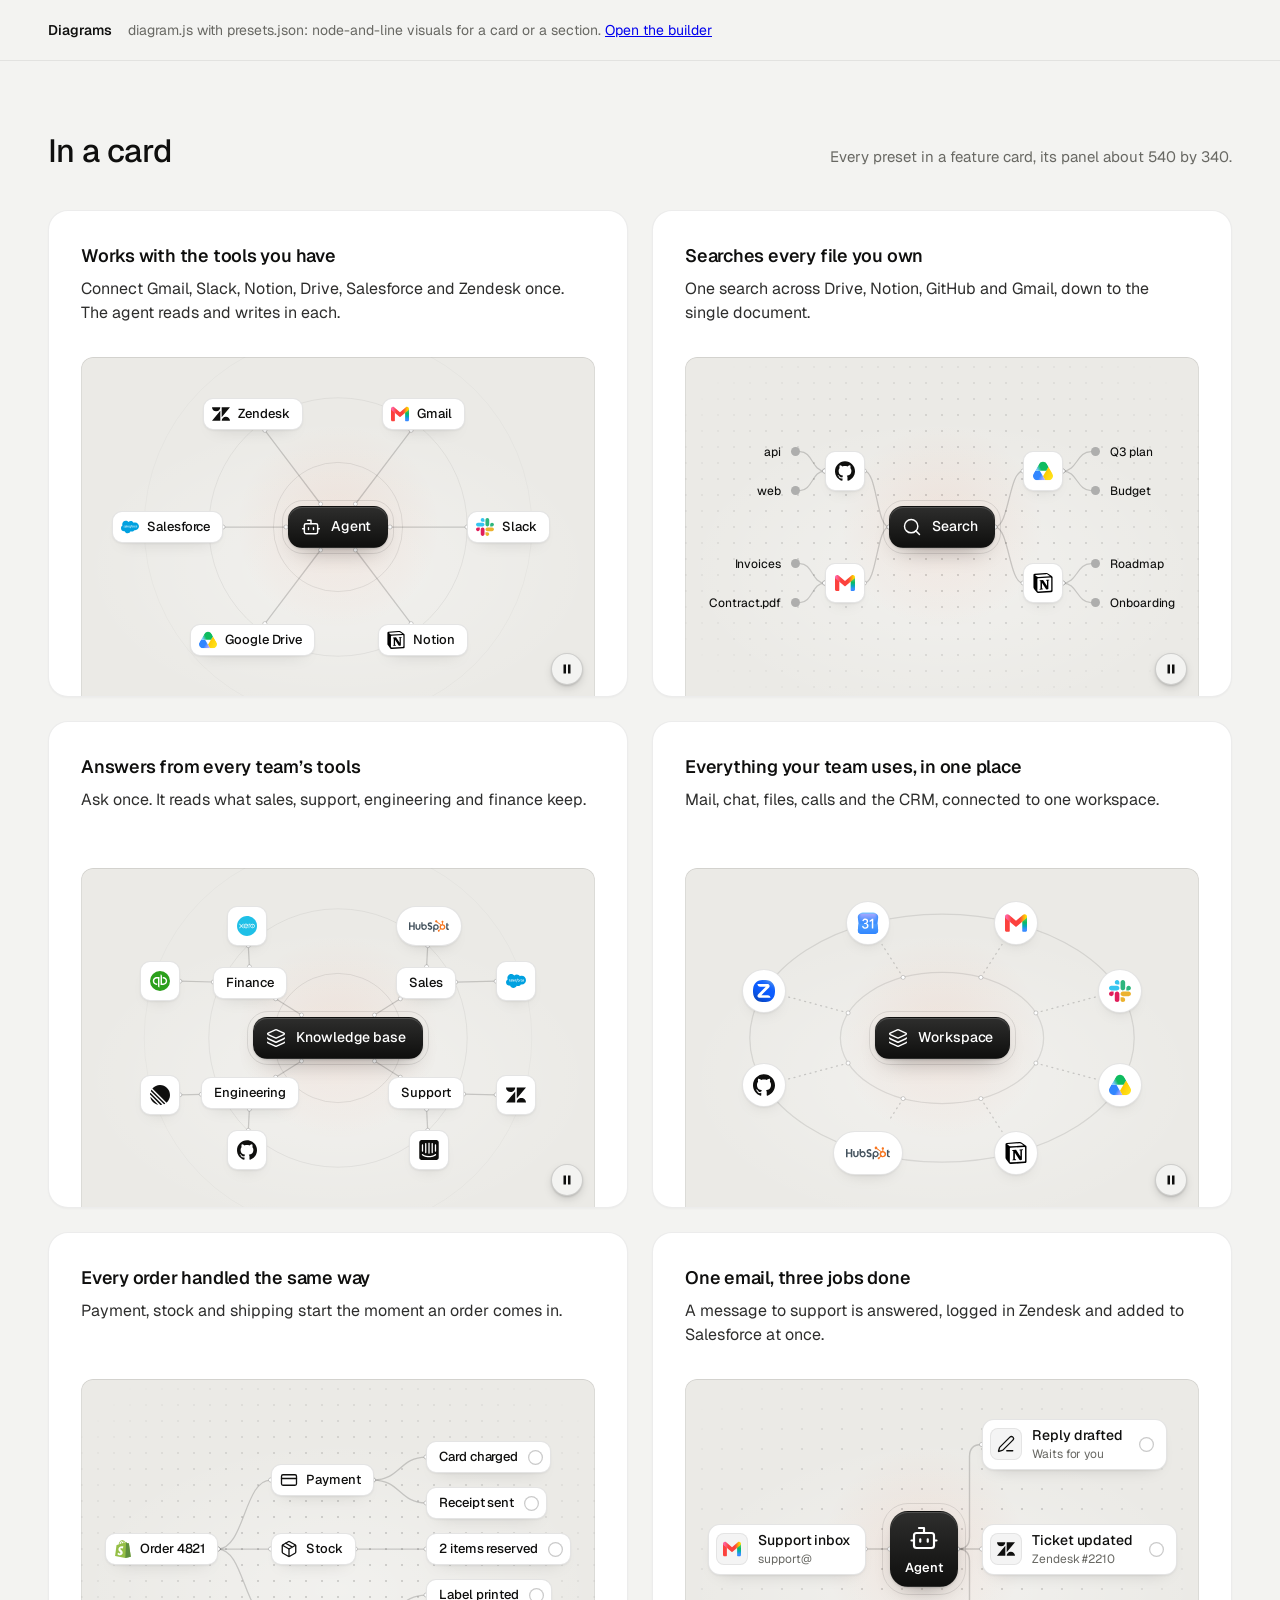
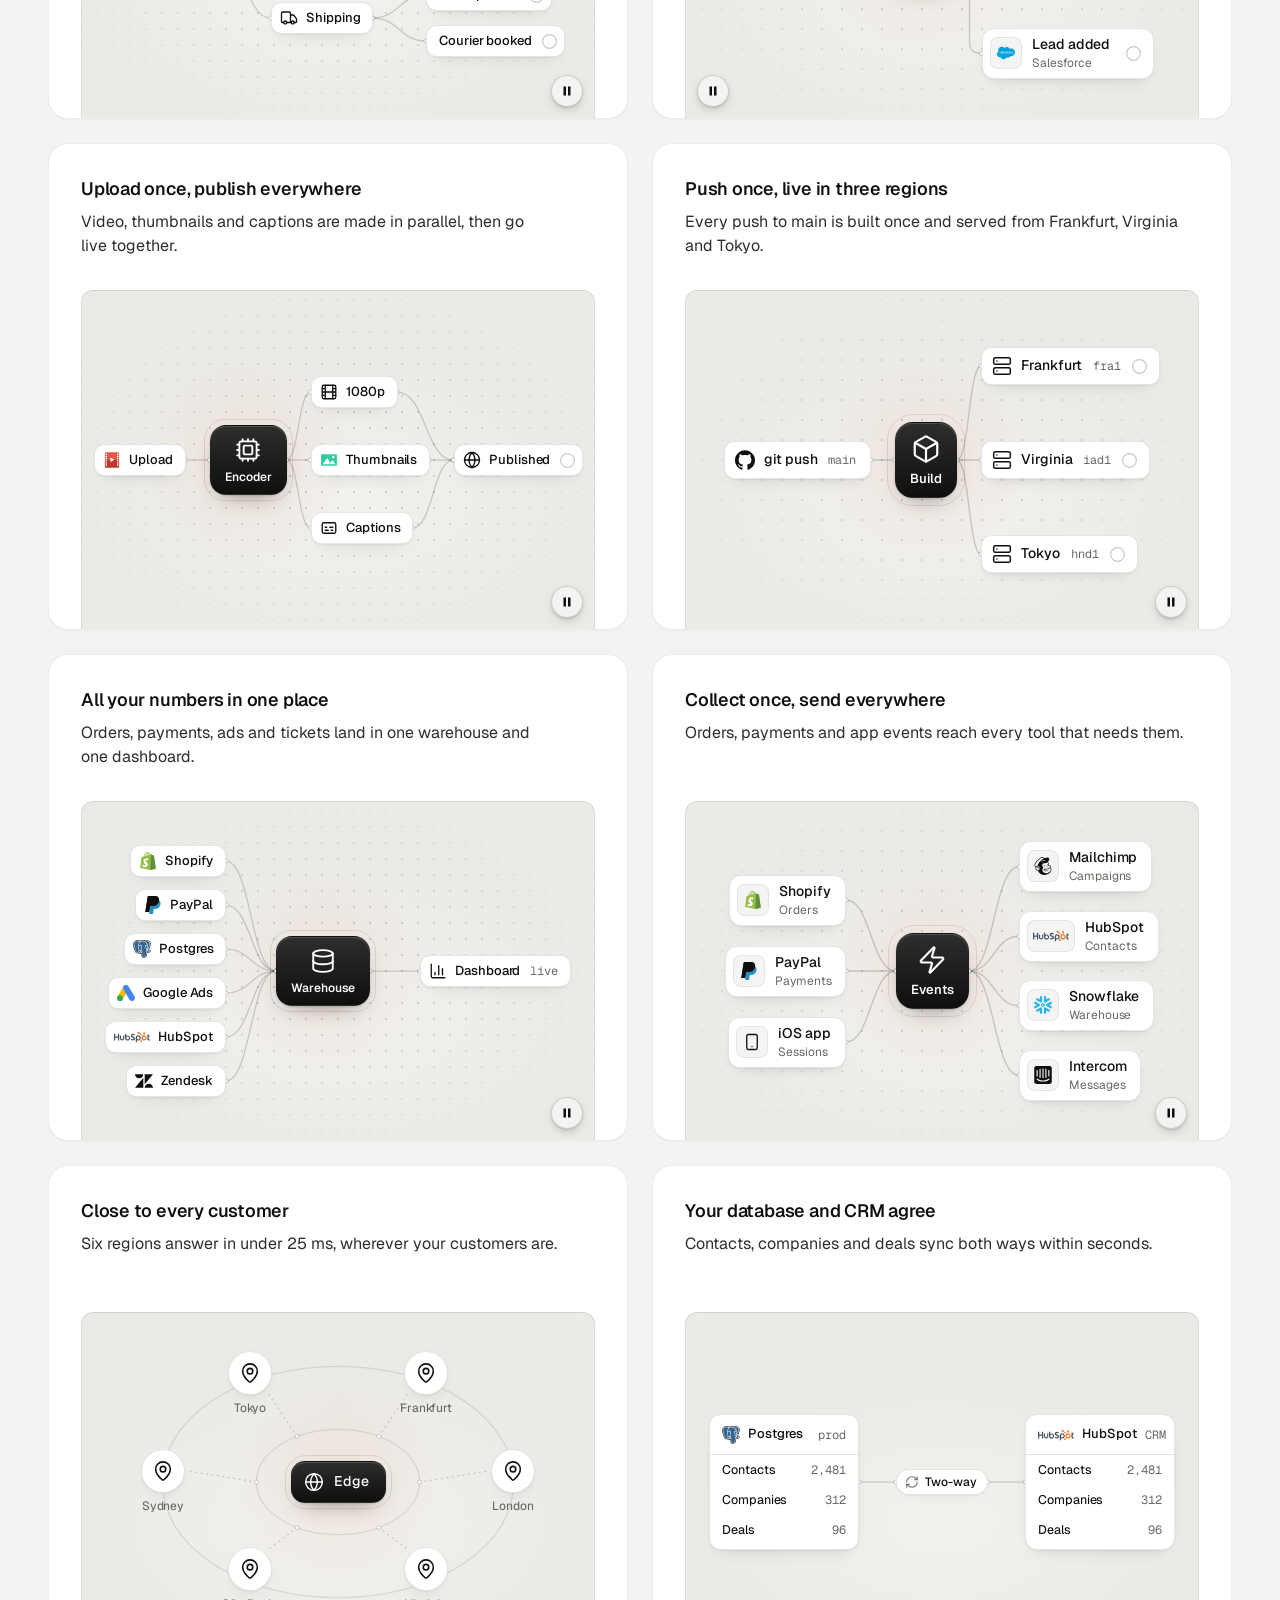
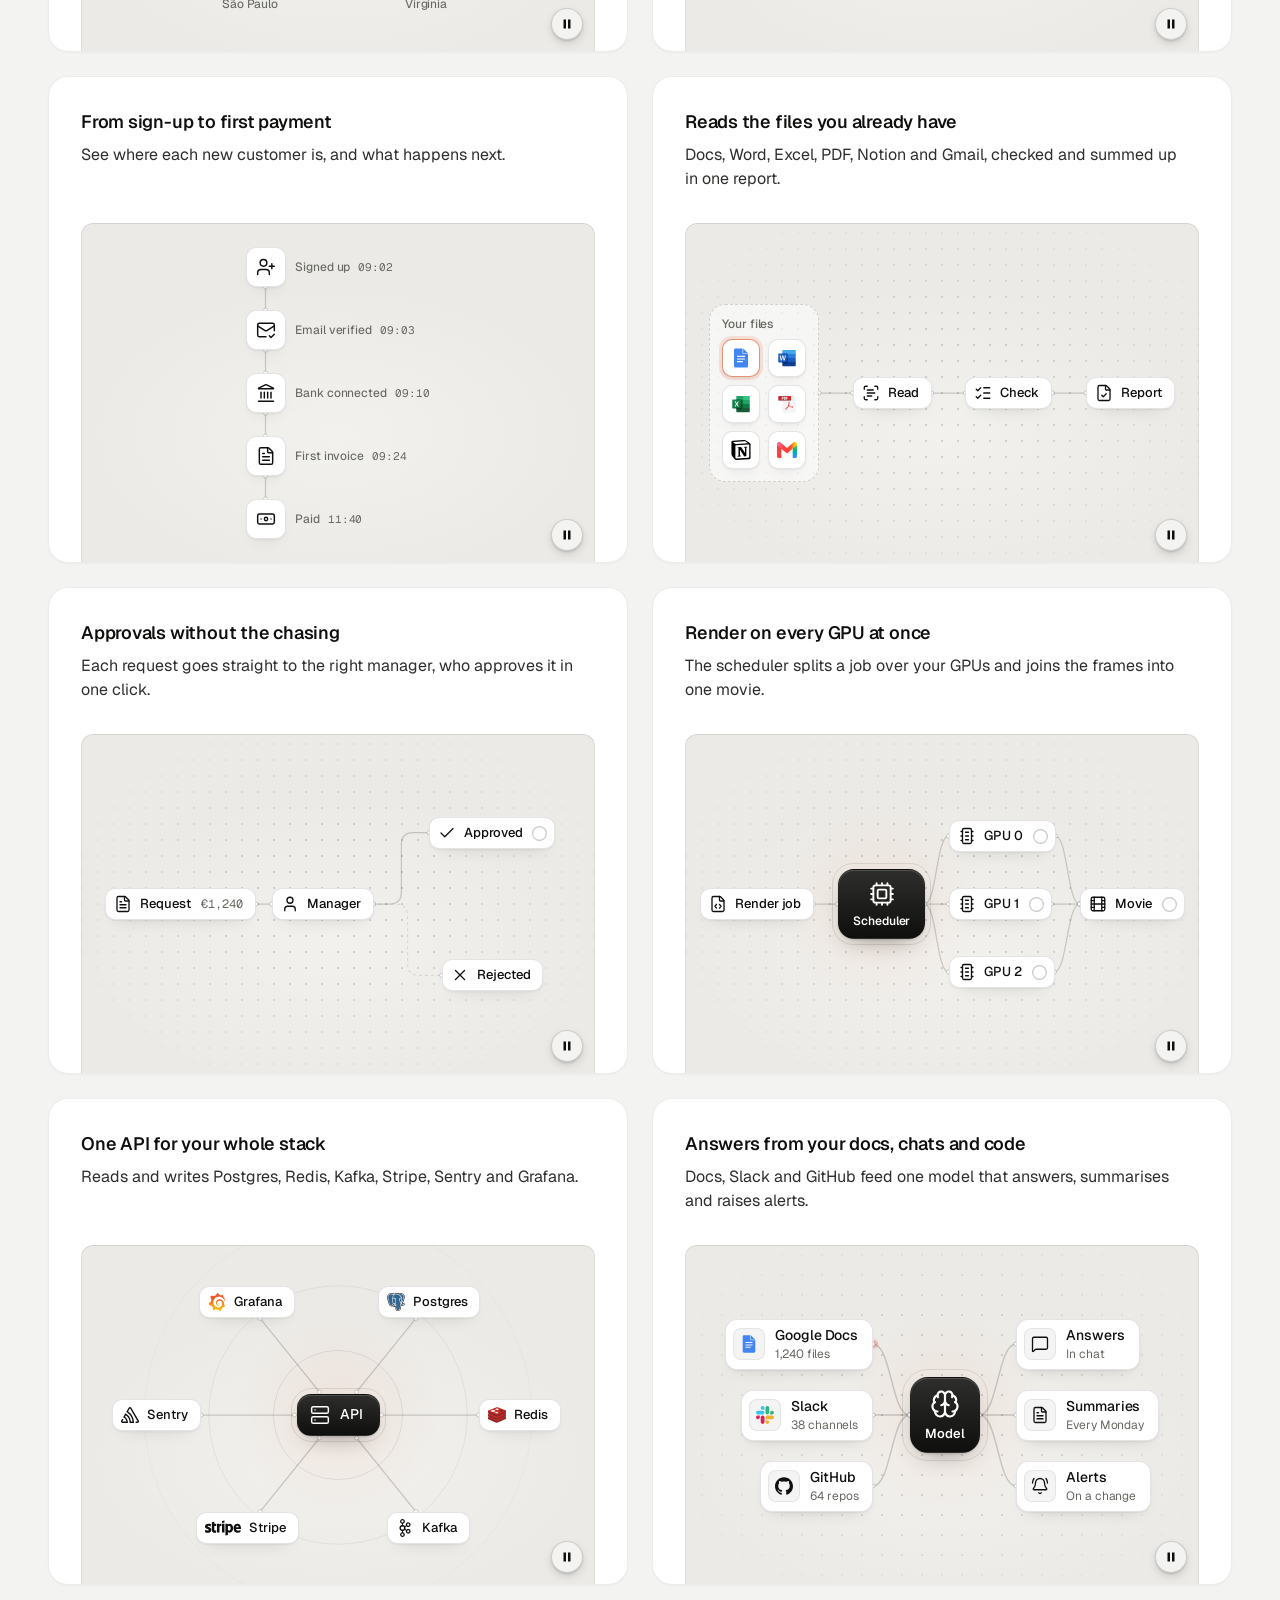
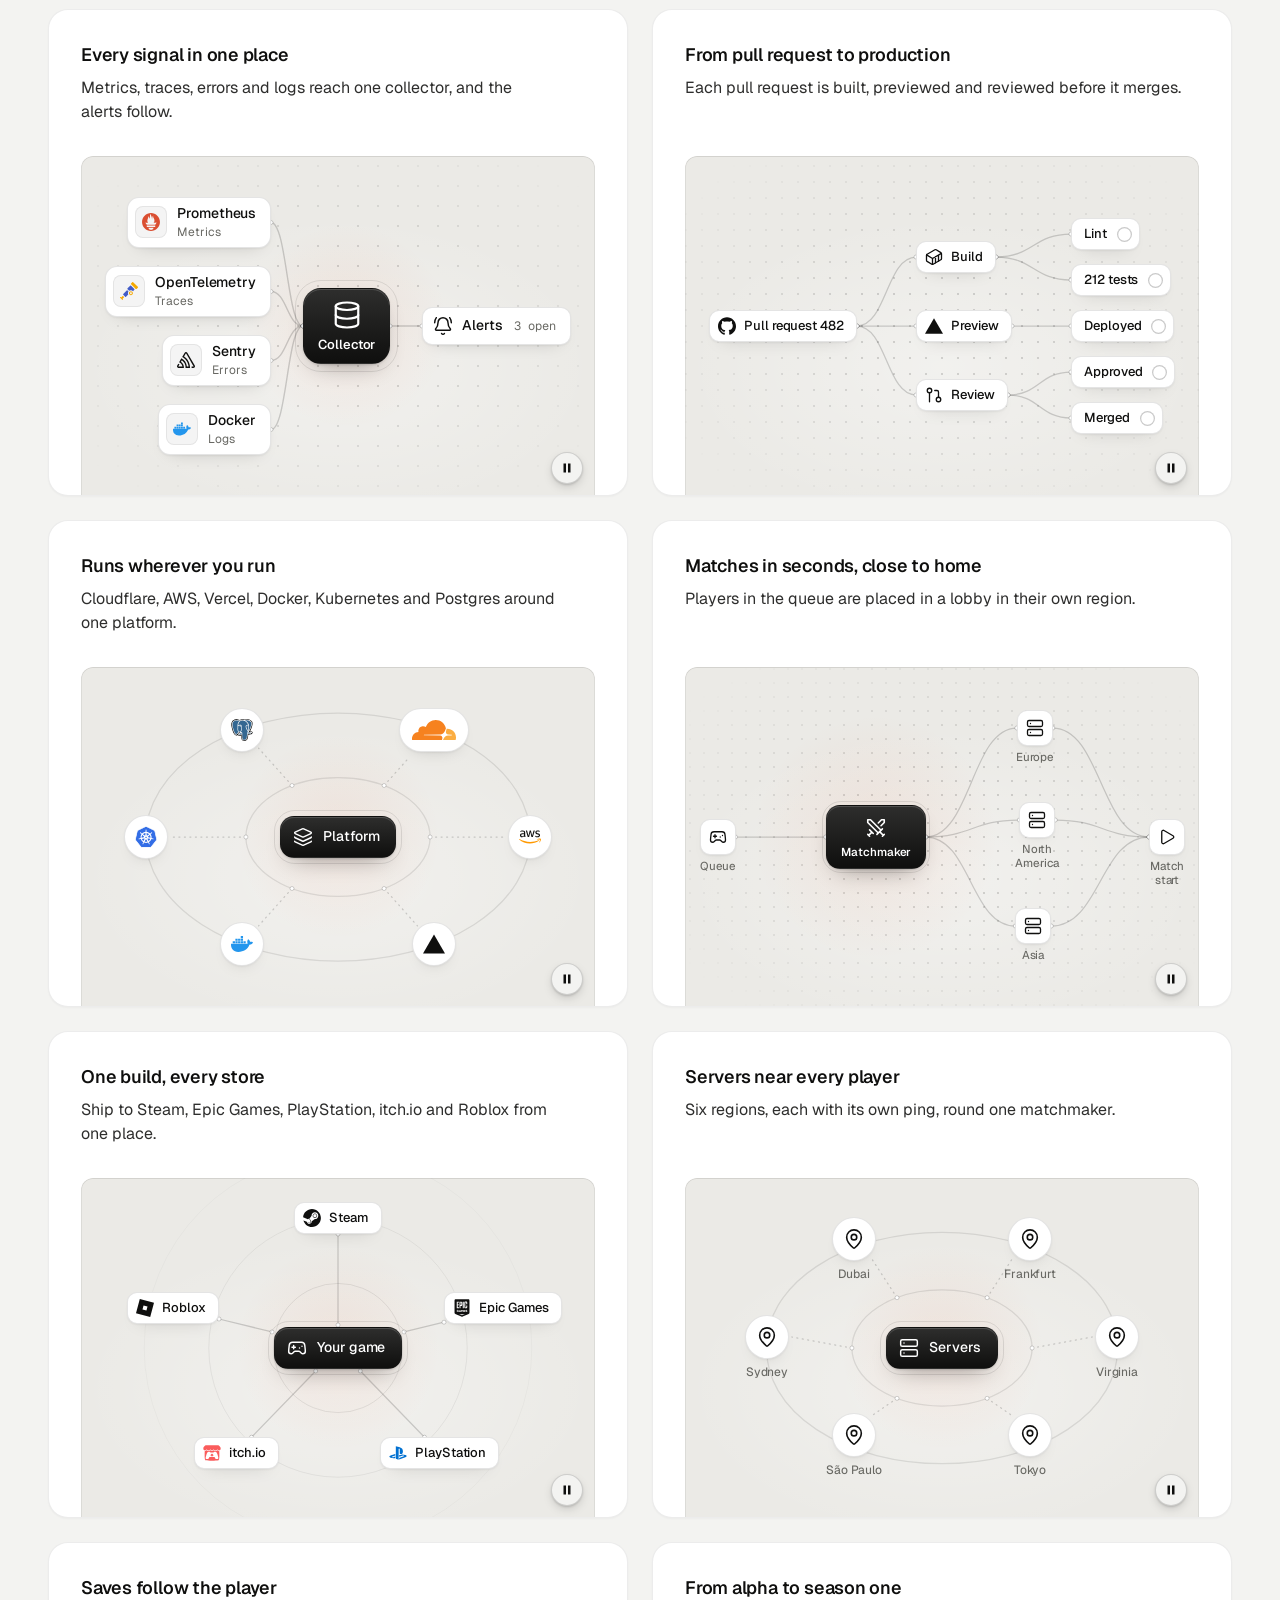
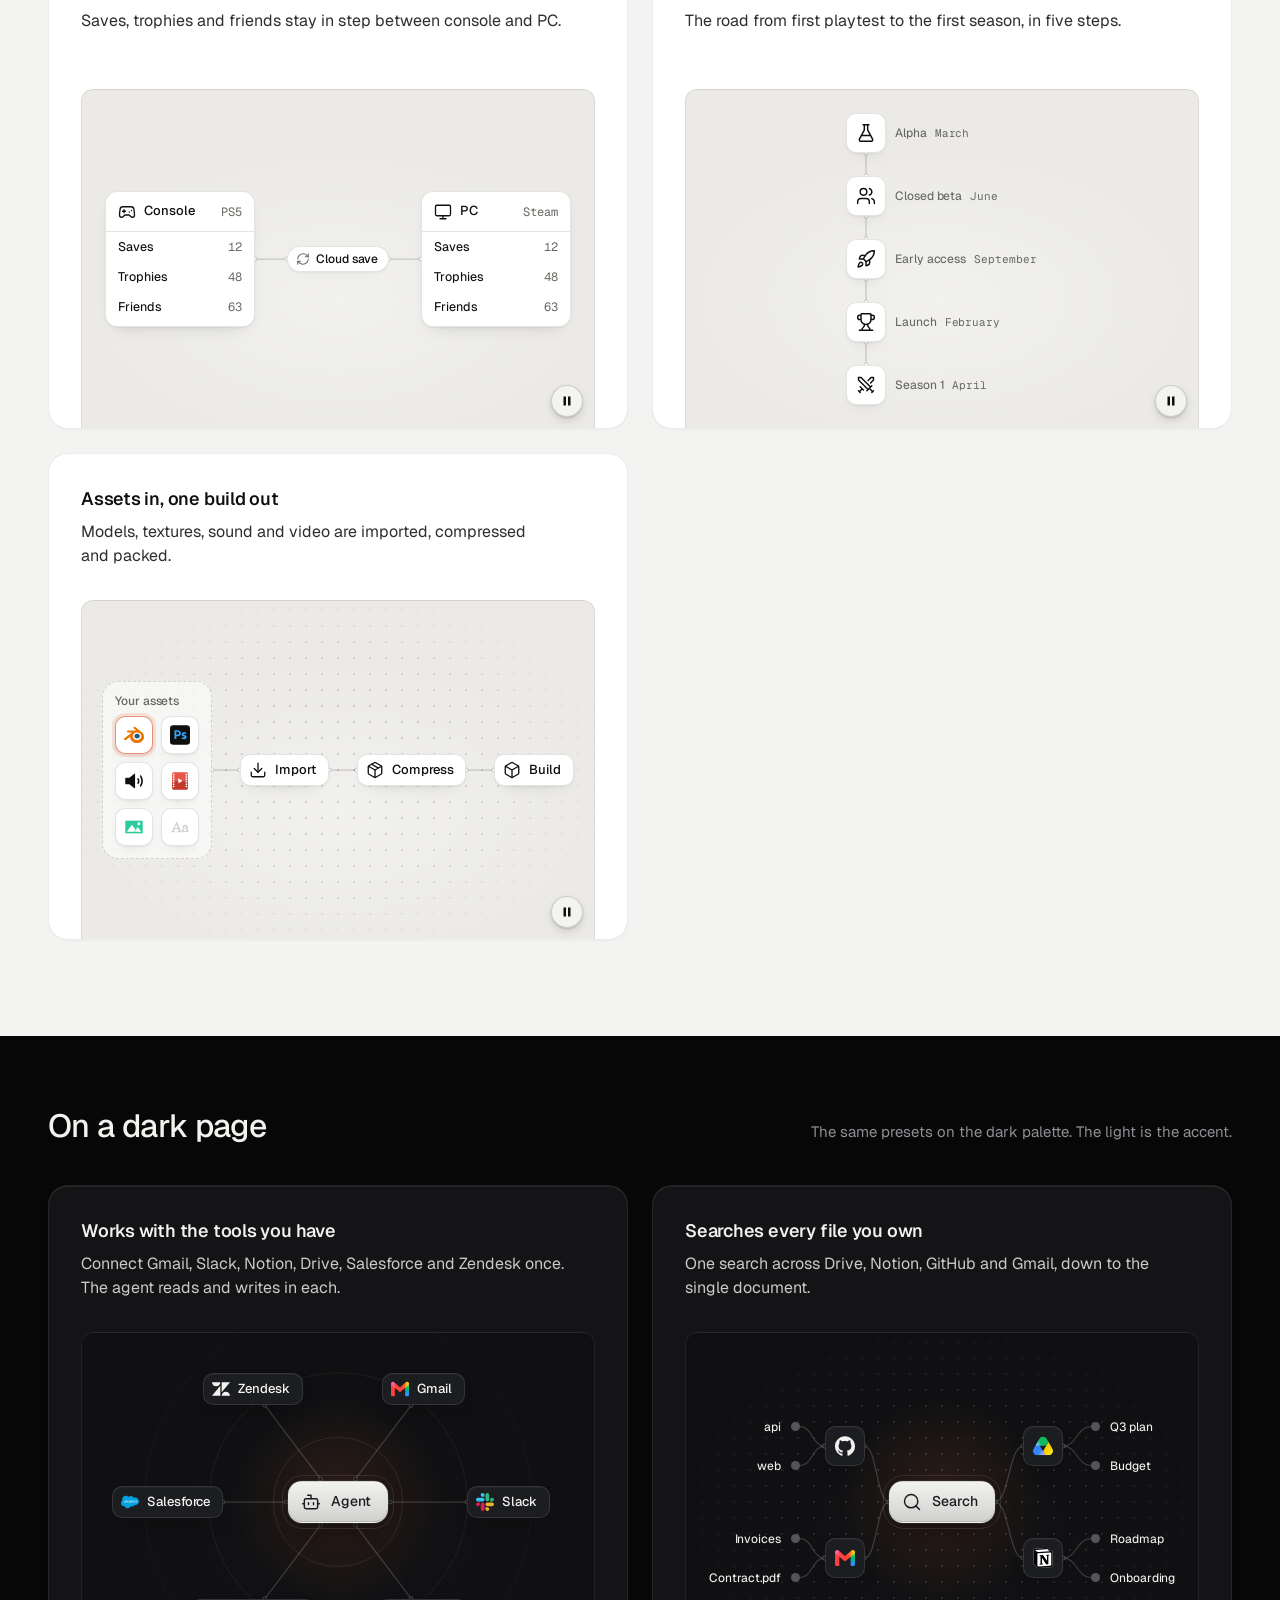
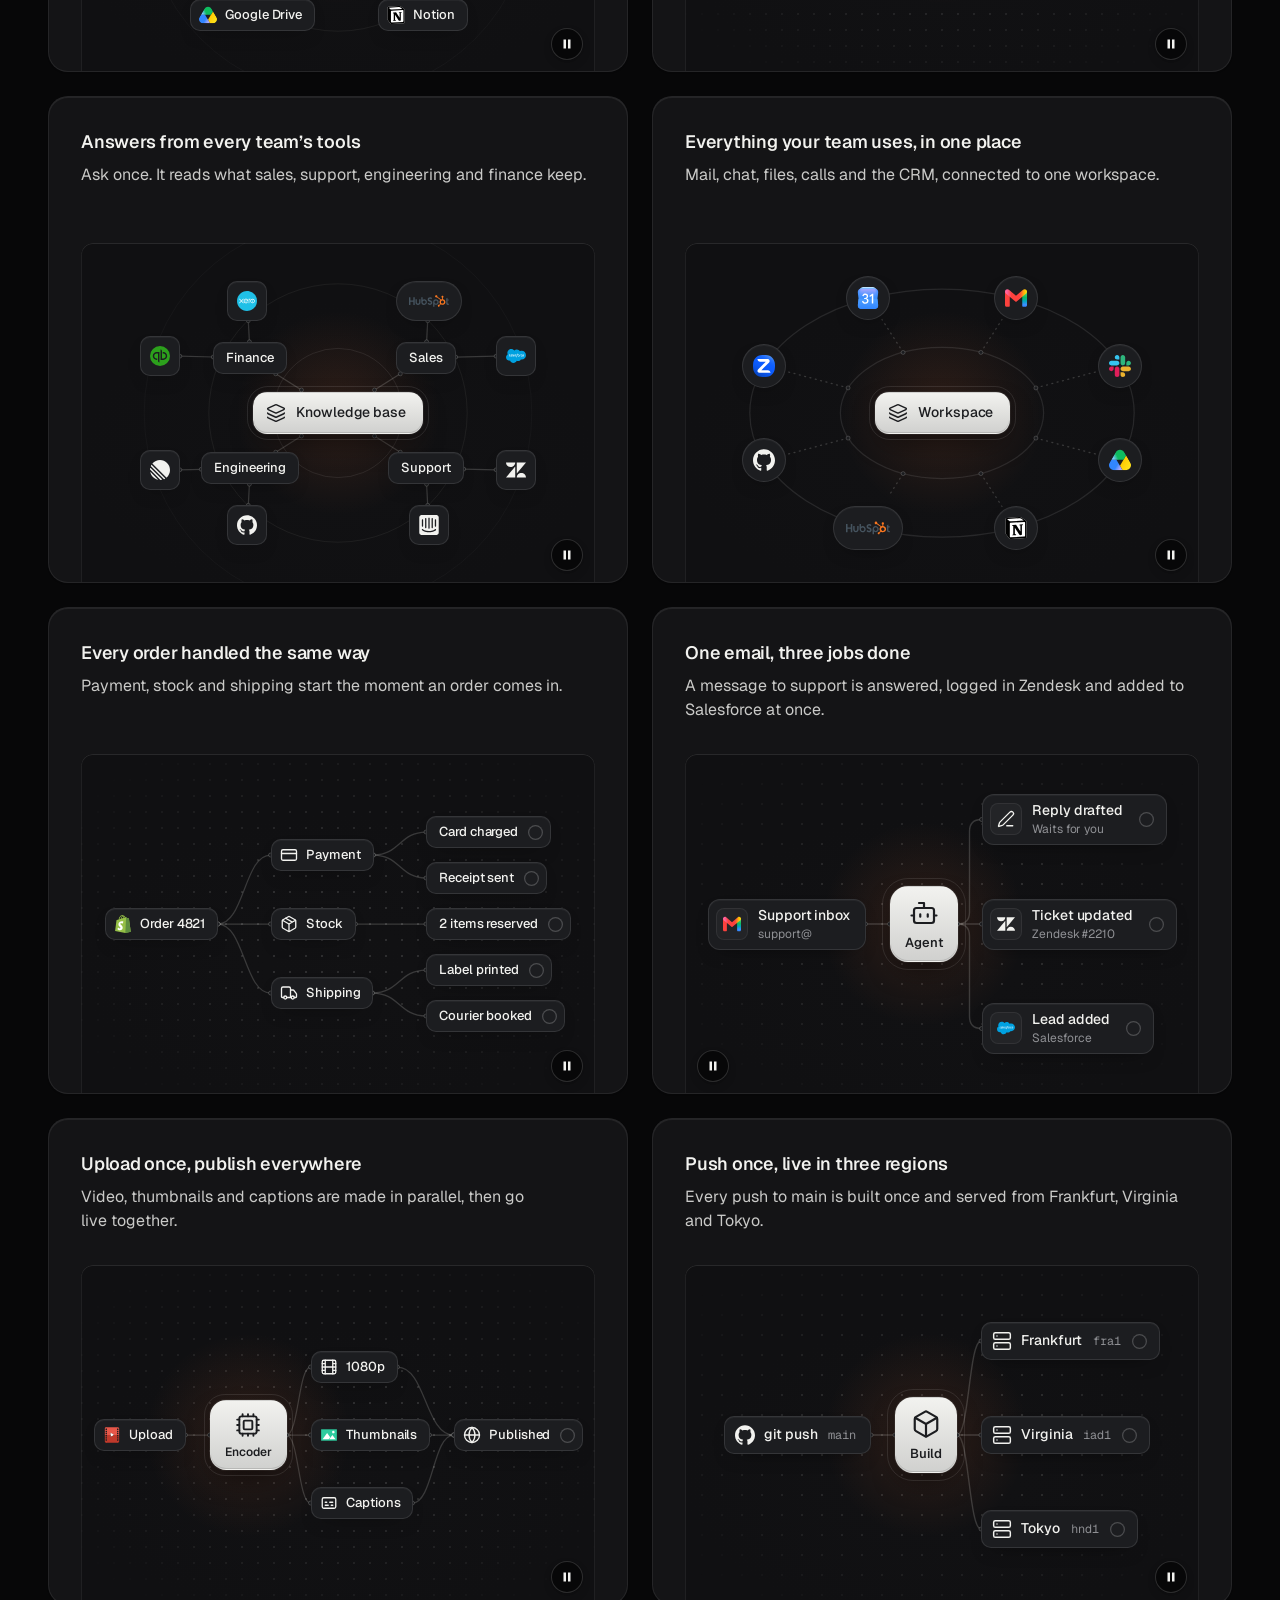
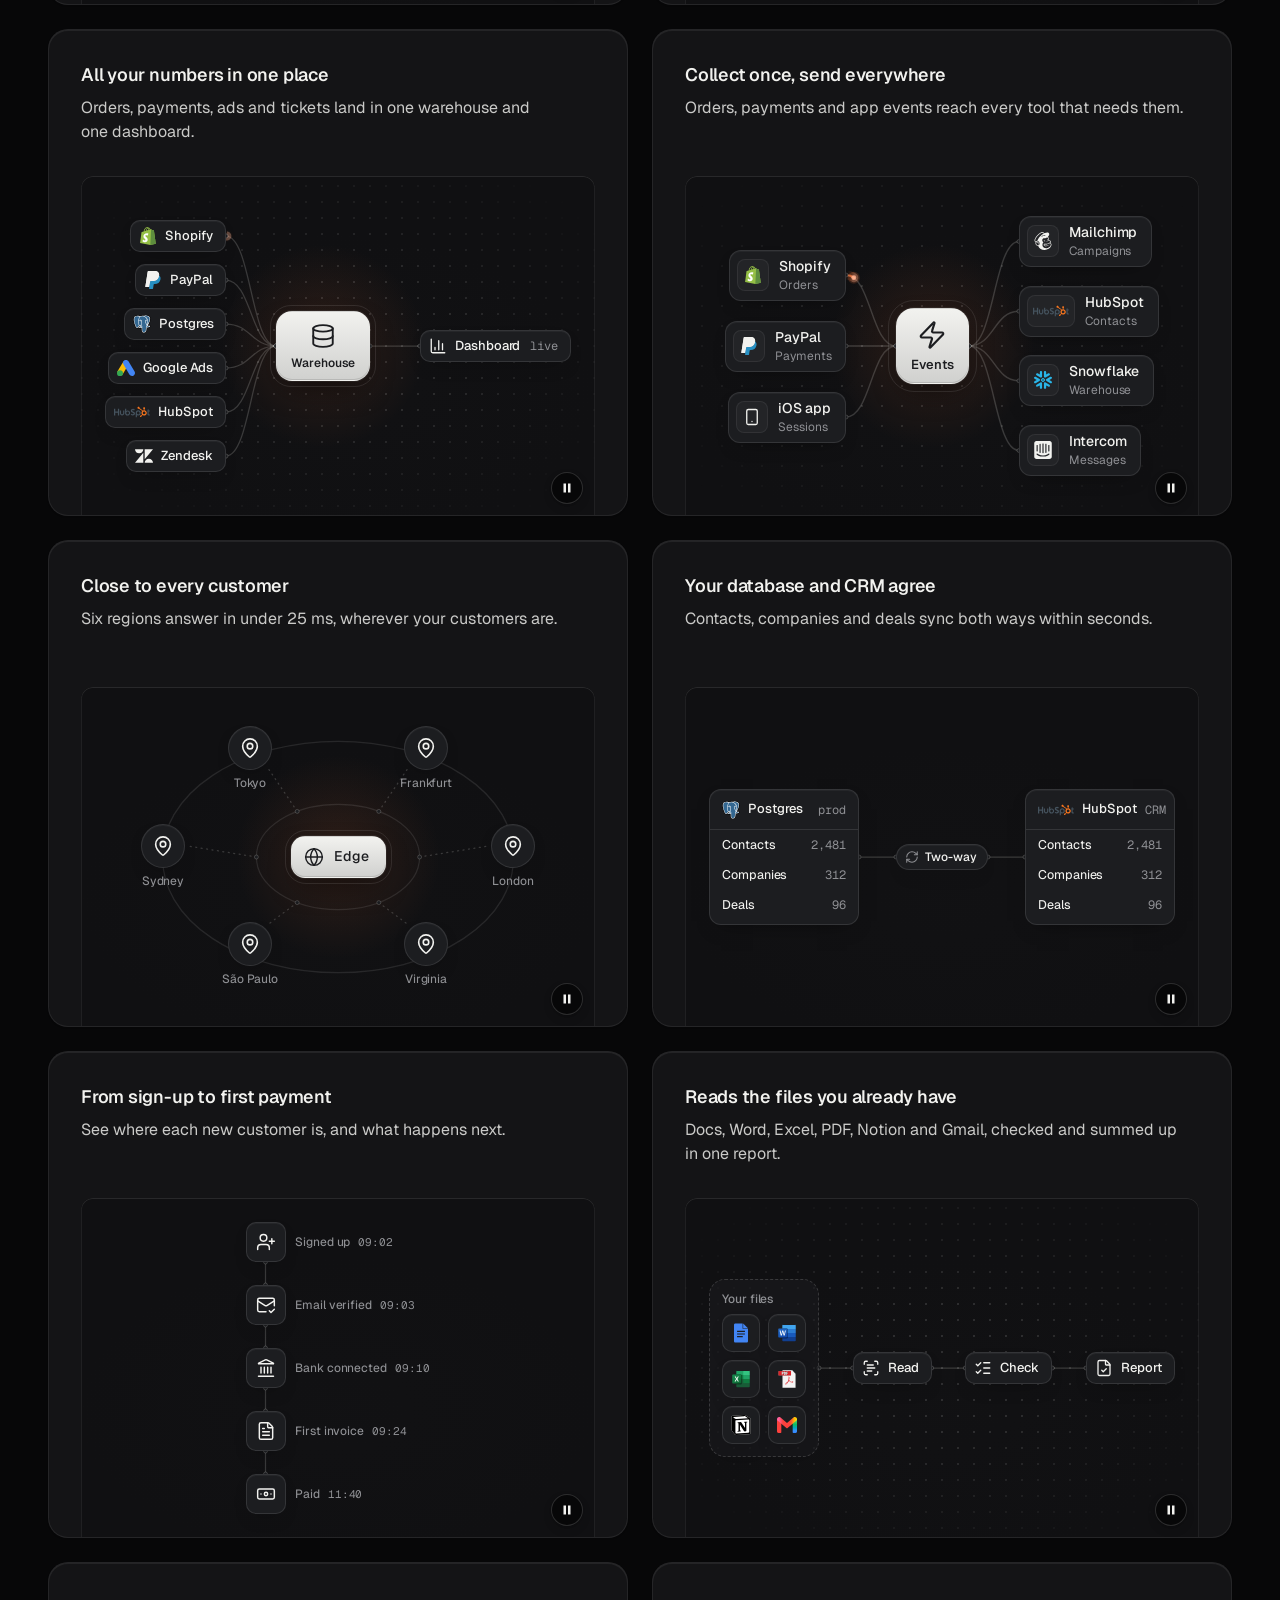
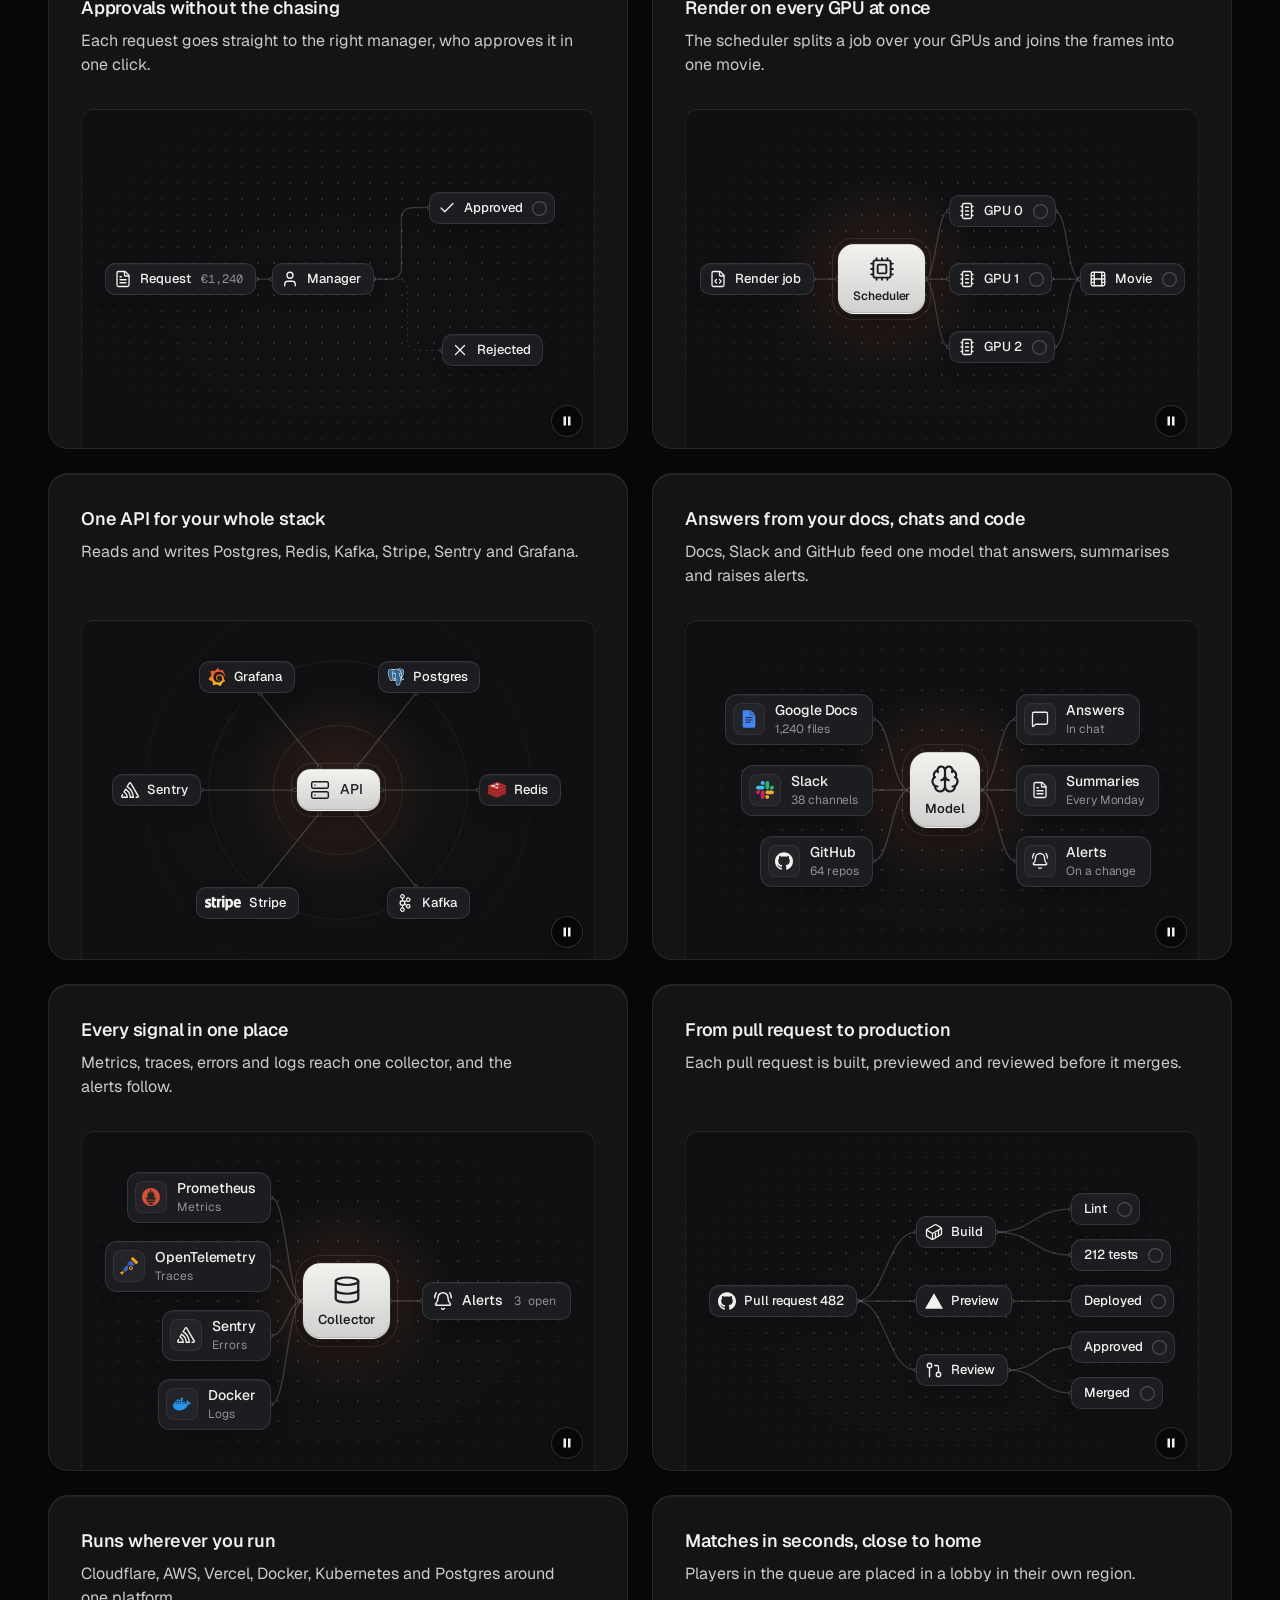
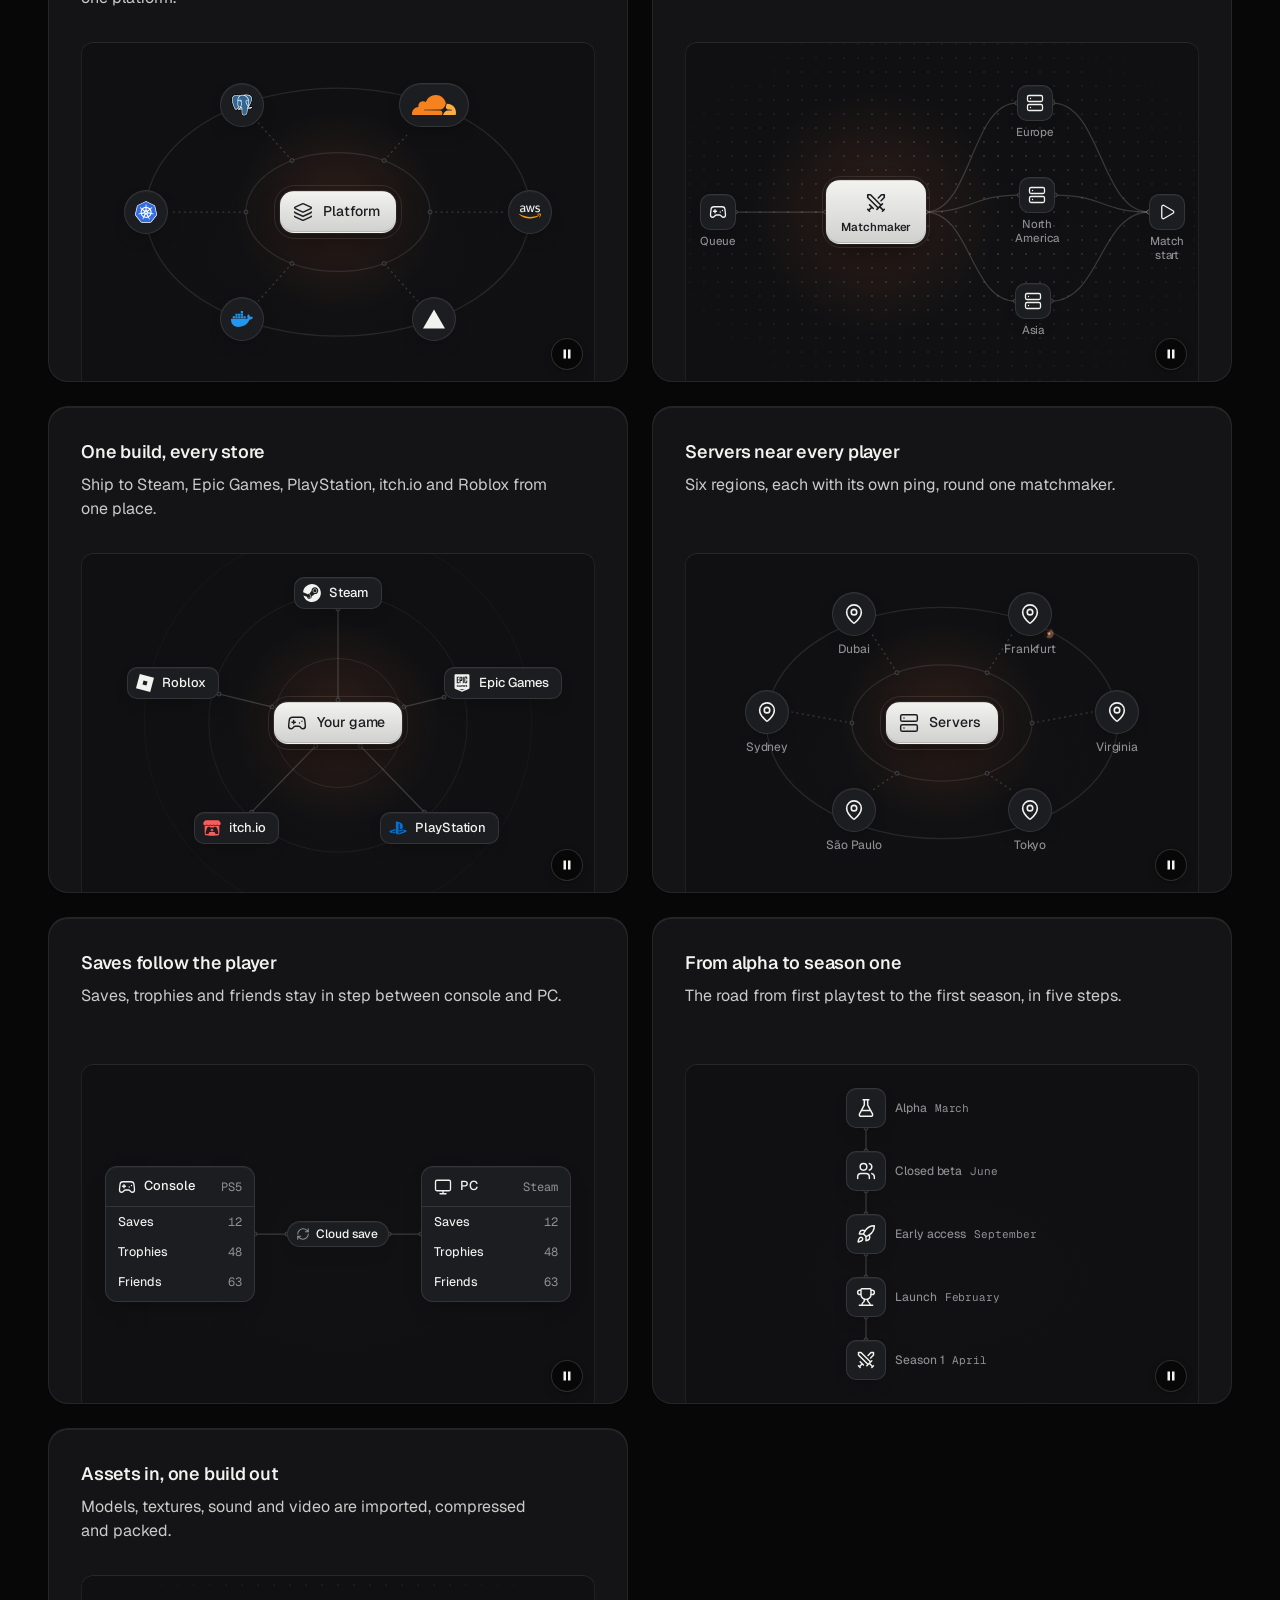
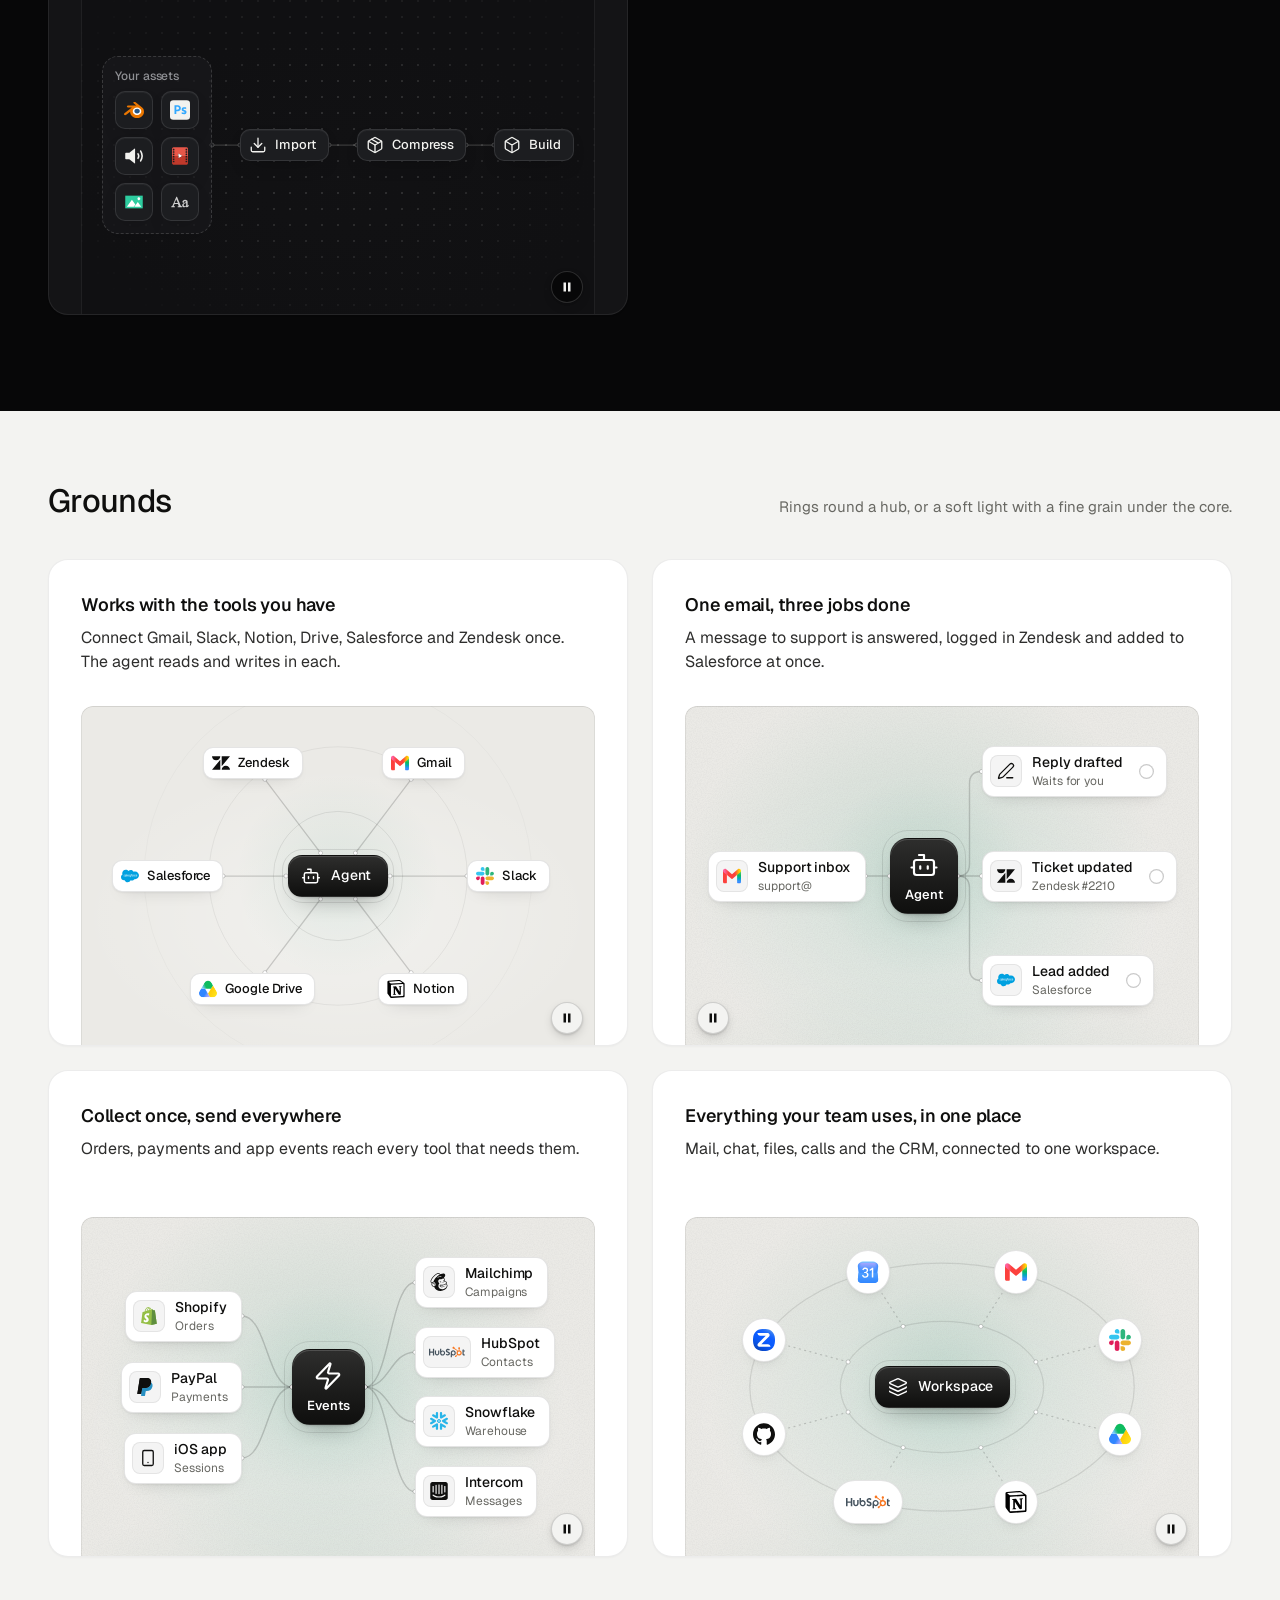
<file: disciplines/editorial-cadence/assets/diagrams/demo.html>
<!doctype html>
<html lang="en">
<head>
<meta charset="utf-8">
<meta name="viewport" content="width=device-width, initial-scale=1">
<title>Diagrams</title>
<link rel="preconnect" href="https://fonts.googleapis.com">
<link rel="preconnect" href="https://fonts.gstatic.com" crossorigin>
<link href="https://fonts.googleapis.com/css2?family=Geist:wght@300..700&family=Geist+Mono:wght@400;500&display=swap" rel="stylesheet">
<link rel="stylesheet" href="../ui/cards.css">
<link rel="stylesheet" href="diagram.css">
<style>
  /* two page palettes (the same as assets/ui/cards.html); every colour of the cards and the diagrams
     comes from these */
  :root {
    --font-text: "Geist", system-ui, sans-serif;
    --font-display: "Geist", system-ui, sans-serif;
    --font-mono: "Geist Mono", ui-monospace, monospace;
  }
  [data-theme="light"] {
    --bg: #f3f3f1; --card: #ffffff; --ink: #0f0f0e; --muted: #686863; --accent: #e5531c; --accent-ink: #ffffff; --frag: #ffffff; --ground-bg: #ebeae6; --ground-accent: #dcd9d0;
  }
  [data-theme="light"][data-accent="blue"] { --accent: #2456e8; }
  [data-theme="light"][data-accent="green"] { --accent: #16825d; }
  [data-theme="dark"] {
    --bg: #070708; --card: #141416; --ink: #f2f2ef; --muted: #8f9094; --accent: #ff7a3c; --accent-ink: #120c08; --frag: #1c1d20; --ground-bg: #101012; --ground-accent: #232326;
  }
  [data-theme="dark"][data-accent="white"] { --accent: #f2f2ef; --accent-ink: #0b0b0c; }
  [data-theme="dark"][data-accent="green"] { --accent: #3ccf8e; --accent-ink: #06130d; }
  * { box-sizing: border-box; }
  html, body { margin: 0; }
  body { font-family: var(--font-text); background: #f3f3f1; color: #0f0f0e; -webkit-font-smoothing: antialiased; }
  .set { background: var(--bg); color: var(--ink); padding: 72px 0 96px; }
  .wrap { max-width: 1232px; margin: 0 auto; padding: 0 24px; }
  .head { display: flex; align-items: baseline; justify-content: space-between; gap: 24px; margin-bottom: 40px; }
  .head h2 { margin: 0; font: 500 32px/1.15 var(--font-display); letter-spacing: -0.02em; }
  .head p { margin: 0; color: var(--muted); font-size: 15px; max-width: 46ch; }
  .grid { display: grid; grid-template-columns: repeat(2, minmax(0, 1fr)); gap: 24px; }
  .grid--one { grid-template-columns: minmax(0, 1fr); }
  /* the panel heights of the brief: a card panel about 340 high, a section panel 560 */
  .card > .panel { --p-h: 340px; }
  .card--wide > .panel { --p-h: 560px; }
  .item { display: flex; flex-direction: column; gap: 10px; min-width: 0; }
  .item > .card { flex: 1; }
  .item > code { font: 400 12px/1 var(--font-mono); color: var(--muted); padding-left: 4px; }
  .top { background: #f3f3f1; border-bottom: 1px solid rgb(0 0 0 / .07); }
  .top .wrap { display: flex; align-items: center; gap: 16px; height: 60px; font-size: 14px; }
  .top b { font-weight: 560; }
  .top span { color: #686863; }
  /* a held moment (?dg=rest or mid) shows its end state at once, for screenshots */
  .dg-hold .dg *, .dg-hold .dg *::before, .dg-hold .dg *::after { transition: none !important; animation: none !important; }
  @media (max-width: 1023px) { .grid { grid-template-columns: minmax(0, 1fr); } }
  @media (max-width: 639px) {
    .set { padding: 48px 0 64px; }
    .wrap { padding: 0 16px; }
    .head { flex-direction: column; gap: 8px; margin-bottom: 28px; }
    .head h2 { font-size: 26px; }
    .card > .panel { --p-h: 300px; }
    .card--wide > .panel { --p-h: 420px; }
  }
</style>
</head>
<body data-icon-base="../icons/demo/">
<!-- icons load from ../icons/demo/ (every curated icon, written by scripts/icons.mjs fetch --all). A real page loads them from assets/icons/, filled once with:
     node scripts/icons.mjs scan index.html --out assets/icons -->
<header class="top"><div class="wrap"><b>Diagrams</b><span>diagram.js with presets.json: node-and-line visuals for a card or a section. <a href="lab.html">Open the builder</a></span></div></header>
<main id="sets"></main>

<script type="module">
  import dg from './diagram.js';

  // plain card copy for the demo only (a page writes its own)
  const COPY = {
    'hub-tools': ['Works with the tools you have', 'Connect Gmail, Slack, Notion, Drive, Salesforce and Zendesk once. The agent reads and writes in each.'],
    'hub-branches': ['Searches every file you own', 'One search across Drive, Notion, GitHub and Gmail, down to the single document.'],
    'hub-web': ['Answers from every team’s tools', 'Ask once. It reads what sales, support, engineering and finance keep.'],
    'ring-apps': ['Everything your team uses, in one place', 'Mail, chat, files, calls and the CRM, connected to one workspace.'],
    'tree-orders': ['Every order handled the same way', 'Payment, stock and shipping start the moment an order comes in.'],
    'lanes-agent': ['One email, three jobs done', 'A message to support is answered, logged in Zendesk and added to Salesforce at once.'],
    'lanes-media': ['Upload once, publish everywhere', 'Video, thumbnails and captions are made in parallel, then go live together.'],
    'lanes-deploy': ['Push once, live in three regions', 'Every push to main is built once and served from Frankfurt, Virginia and Tokyo.'],
    'fanin-warehouse': ['All your numbers in one place', 'Orders, payments, ads and tickets land in one warehouse and one dashboard.'],
    'bowtie-events': ['Collect once, send everywhere', 'Orders, payments and app events reach every tool that needs them.'],
    'ring-regions': ['Close to every customer', 'Six regions answer in under 25 ms, wherever your customers are.'],
    'sync-crm': ['Your database and CRM agree', 'Contacts, companies and deals sync both ways within seconds.'],
    'timeline-onboarding': ['From sign-up to first payment', 'See where each new customer is, and what happens next.'],
    'grid-documents': ['Reads the files you already have', 'Docs, Word, Excel, PDF, Notion and Gmail, checked and summed up in one report.'],
    'free-approval': ['Approvals without the chasing', 'Each request goes straight to the right manager, who approves it in one click.'],
    'lanes-render': ['Render on every GPU at once', 'The scheduler splits a job over your GPUs and joins the frames into one movie.'],
    'hub-stack': ['One API for your whole stack', 'Reads and writes Postgres, Redis, Kafka, Stripe, Sentry and Grafana.'],
    'bowtie-model': ['Answers from your docs, chats and code', 'Docs, Slack and GitHub feed one model that answers, summarises and raises alerts.'],
    'fanin-telemetry': ['Every signal in one place', 'Metrics, traces, errors and logs reach one collector, and the alerts follow.'],
    'tree-release': ['From pull request to production', 'Each pull request is built, previewed and reviewed before it merges.'],
    'ring-edge': ['Runs wherever you run', 'Cloudflare, AWS, Vercel, Docker, Kubernetes and Postgres around one platform.'],
    'lanes-matchmaking': ['Matches in seconds, close to home', 'Players in the queue are placed in a lobby in their own region.'],
    'hub-stores': ['One build, every store', 'Ship to Steam, Epic Games, PlayStation, itch.io and Roblox from one place.'],
    'ring-servers': ['Servers near every player', 'Six regions, each with its own ping, round one matchmaker.'],
    'sync-saves': ['Saves follow the player', 'Saves, trophies and friends stay in step between console and PC.'],
    'timeline-season': ['From alpha to season one', 'The road from first playtest to the first season, in five steps.'],
    'grid-assets': ['Assets in, one build out', 'Models, textures, sound and video are imported, compressed and packed.'],
  };
  const q = new URLSearchParams(location.search);
  const only = q.get('ids') ? q.get('ids').split(',') : null;
  const themes = q.get('theme') ? q.get('theme').split(',') : ['light', 'dark'];
  const type = q.get('type');                // software | tech | gaming | product | service
  const show = q.get('show') || 'all';      // all | cards | grounds | sections
  const groundAll = q.get('ground');         // ?ground=glow tries one ground on every card

  const presets = await dg.presets();
  const ids = Object.keys(presets).filter(id => (!only || only.includes(id)) && (!type || (presets[id].types || []).includes(type)));
  const root = document.getElementById('sets');

  const card = (id, cls = '', opts = null) => {
    const [t, p] = COPY[id] || [id, ''];
    const wrap = document.createElement('div');
    wrap.className = 'item';
    const a = document.createElement('article');
    a.className = 'card card--row ' + cls;
    a.innerHTML = `<h3></h3><p></p><div class="panel"><div class="dg" data-diagram="${id}"></div></div>`;
    a.querySelector('h3').textContent = t;
    a.querySelector('p').textContent = p;
    const o = { ...(opts || {}), ...(groundAll ? { ground: groundAll } : {}) };
    if (Object.keys(o).length) a.querySelector('.dg').dataset.diagramOpts = JSON.stringify(o);
    a.dataset.preset = id;
    wrap.append(a);
    if (q.get('labels')) { const code = document.createElement('code'); code.textContent = id + (o.ground ? ` · ground ${o.ground}` : ''); wrap.append(code); }
    return wrap;
  };
  const set = (theme, title, text, list, wideCards, accent) => {
    const sec = document.createElement('section');
    sec.className = 'set';
    sec.dataset.theme = theme;
    if (accent) sec.dataset.accent = accent;
    sec.innerHTML = `<div class="wrap"><div class="head"><h2></h2><p></p></div><div class="grid${wideCards ? ' grid--one' : ''}"></div></div>`;
    sec.querySelector('h2').textContent = title;
    sec.querySelector('.head p').textContent = text;
    const grid = sec.querySelector('.grid');
    list.forEach(x => { const [id, o] = Array.isArray(x) ? x : [x, null]; if (presets[id]) grid.appendChild(card(id, wideCards ? 'card--wide' : '', o)); });
    root.appendChild(sec);
  };
  if (show === 'all' || show === 'cards') {
    if (themes.includes('light')) set('light', 'In a card', 'Every preset in a feature card, its panel about 540 by 340.', ids);
    if (themes.includes('dark')) set('dark', 'On a dark page', 'The same presets on the dark palette. The light is the accent.', ids);
  }
  if (show === 'all' || show === 'grounds') {
    const g = [['hub-tools', { ground: 'rings' }], ['lanes-agent', { ground: 'glow' }], ['bowtie-events', { ground: 'glow dots' }], ['ring-apps', { ground: 'glow' }]]
      .filter(([id]) => !only || only.includes(id));
    if (themes.includes('light')) set('light', 'Grounds', 'Rings round a hub, or a soft light with a fine grain under the core.', g, false, 'green');
    if (themes.includes('dark')) set('dark', 'Grounds, dark', 'The same grounds on the dark palette.', g, false, 'green');
  }
  if (show === 'all' || show === 'sections') {
    const wl = ['lanes-agent', 'bowtie-events'].filter(id => !only || only.includes(id));
    const wd = ['hub-branches', 'sync-crm'].filter(id => !only || only.includes(id));
    if (themes.includes('light')) set('light', 'In a section', 'The same specs at section size, about 1170 by 560. Nodes with a line become cards.', wl, true, 'blue');
    if (themes.includes('dark')) set('dark', 'Section, dark', 'A white light on the dark palette.', wd, true, 'white');
  }

  const all = await dg.auto(document);
  window.__dg = all;
  await document.fonts.ready;
  await dg.ready();
  // ?dg=rest holds every diagram at rest, ?dg=mid at its busiest moment (screenshots)
  const hold = q.get('dg');
  if (hold) { document.documentElement.classList.add('dg-hold'); all.forEach(d => d.seek(hold === 'rest' ? d.T - 0.05 : d.stillT)); }
  requestAnimationFrame(() => { document.documentElement.dataset.ready = '1'; });
</script>
</body>
</html>
</file>
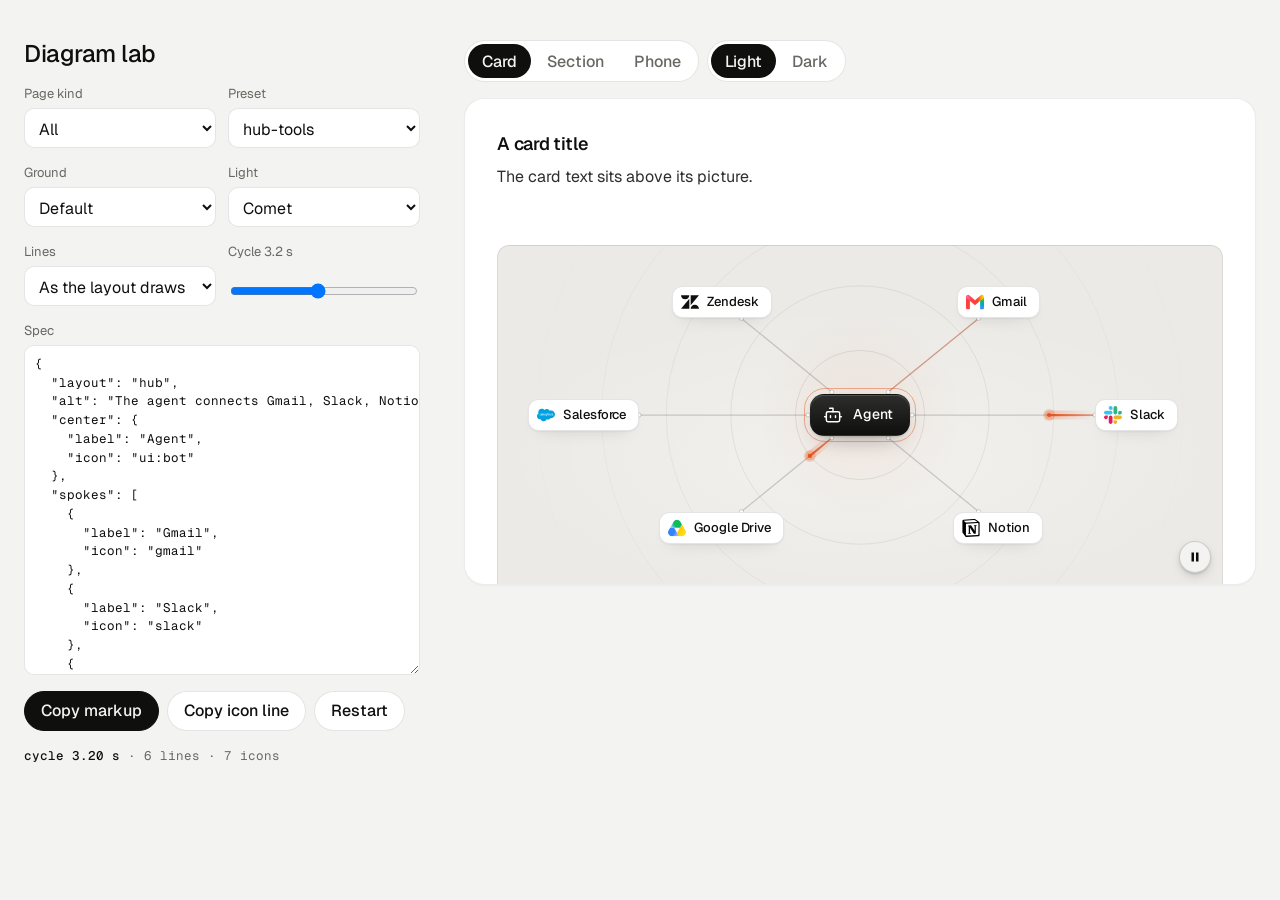
<file: disciplines/editorial-cadence/assets/diagrams/lab.html>
<!doctype html>
<html lang="en">
<head>
<meta charset="utf-8">
<meta name="viewport" content="width=device-width, initial-scale=1">
<title>Diagram lab</title>
<link rel="preconnect" href="https://fonts.googleapis.com">
<link rel="preconnect" href="https://fonts.gstatic.com" crossorigin>
<link href="https://fonts.googleapis.com/css2?family=Geist:wght@300..700&family=Geist+Mono:wght@400;500&display=swap" rel="stylesheet">
<link rel="stylesheet" href="../ui/cards.css">
<link rel="stylesheet" href="diagram.css">
<style>
  /* The builder: pick a preset, change the JSON or the controls, see the card at once, copy the markup. Not part of a page. */
  :root { --font-text: "Geist", system-ui, sans-serif; --font-display: "Geist", system-ui, sans-serif; --font-mono: "Geist Mono", ui-monospace, monospace; }
  [data-theme="light"] { --bg: #f3f3f1; --card: #ffffff; --ink: #0f0f0e; --muted: #686863; --accent: #e5531c; --accent-ink: #ffffff; --frag: #ffffff; --ground-bg: #ebeae6; --ground-accent: #dcd9d0; --line: rgb(0 0 0 / .1); --field: #ffffff; }
  [data-theme="light"][data-accent="blue"] { --accent: #2456e8; }
  [data-theme="light"][data-accent="green"] { --accent: #16825d; }
  [data-theme="dark"] { --bg: #070708; --card: #141416; --ink: #f2f2ef; --muted: #8f9094; --accent: #ff7a3c; --accent-ink: #120c08; --frag: #1c1d20; --ground-bg: #101012; --ground-accent: #232326; --line: rgb(255 255 255 / .12); --field: #101012; }
  [data-theme="dark"][data-accent="white"] { --accent: #f2f2ef; --accent-ink: #0b0b0c; }
  [data-theme="dark"][data-accent="green"] { --accent: #3ccf8e; --accent-ink: #06130d; }
  * { box-sizing: border-box; }
  html, body { margin: 0; }
  body { font-family: var(--font-text); background: var(--bg); color: var(--ink); -webkit-font-smoothing: antialiased; min-height: 100vh; }
  .lab { display: grid; gap: 32px; max-width: 1440px; margin: 0 auto; padding: 32px 24px 64px; }
  .side { display: grid; gap: 16px; align-content: start; min-width: 0; }
  .side h1 { margin: 0; font: 500 24px/1.2 var(--font-display); letter-spacing: -0.02em; }
  .row { display: grid; gap: 6px; }
  .row > label, .row > .lbl { font-size: 13px; color: var(--muted); }
  .two { display: grid; grid-template-columns: 1fr 1fr; gap: 12px; }
  select, textarea, button, input[type=range] { font: inherit; color: inherit; }
  select, textarea { width: 100%; background: var(--field); border: 1px solid var(--line); border-radius: 10px; padding: 9px 10px; }
  select { height: 40px; }
  textarea { min-height: 360px; resize: vertical; font: 400 12.5px/1.5 var(--font-mono); white-space: pre; tab-size: 2; }
  textarea.is-bad { border-color: #c4321c; }
  .btns { display: flex; flex-wrap: wrap; gap: 8px; }
  button.b { height: 40px; padding: 0 16px; border-radius: 999px; border: 1px solid var(--line); background: var(--card); cursor: pointer; font-weight: 500; }
  button.b:hover { border-color: var(--ink); }
  button.b--main { background: var(--ink); color: var(--bg); border-color: var(--ink); }
  .out { font: 400 12.5px/1.5 var(--font-mono); color: var(--muted); overflow-wrap: anywhere; min-height: 1.5em; }
  .out b { color: var(--ink); font-weight: 500; }
  .out .bad { color: #c4321c; }
  .lb-stage { min-width: 0; display: grid; align-content: start; gap: 16px; }
  .lb-stage .card > .panel { --p-h: 340px; }
  .lb-stage .card--wide > .panel { --p-h: 560px; }
  .lb-stage .card--phone { max-width: 390px; }
  .lb-stage .card--phone > .panel { --p-h: 300px; }
  .seg { display: inline-flex; border: 1px solid var(--line); border-radius: 999px; padding: 3px; gap: 2px; background: var(--card); width: fit-content; }
  .seg button { height: 34px; padding: 0 14px; border: 0; background: none; border-radius: 999px; cursor: pointer; font-weight: 500; color: var(--muted); }
  .seg button[aria-pressed="true"] { background: var(--ink); color: var(--bg); }
  @media (min-width: 1024px) { .lab { grid-template-columns: 400px minmax(0, 1fr); gap: 40px; padding-top: 40px; } textarea { min-height: 330px; } .side { position: sticky; top: 24px; max-height: calc(100vh - 48px); overflow: auto; padding-right: 4px; } }
  @media (max-width: 639px) { .lab { padding: 24px 16px 48px; } }
</style>
</head>
<body data-theme="light" data-icon-base="../icons/demo/">
<div class="lab">
  <aside class="side">
    <h1>Diagram lab</h1>
    <div class="two">
      <div class="row"><label for="type">Page kind</label><select id="type"><option value="">All</option><option>software</option><option>tech</option><option>gaming</option><option>product</option><option>service</option></select></div>
      <div class="row"><label for="preset">Preset</label><select id="preset"></select></div>
    </div>
    <div class="two">
      <div class="row"><label for="ground">Ground</label><select id="ground"><option value="">Default</option><option>dots</option><option>rings</option><option>grid</option><option>glow</option><option>glow dots</option><option>glow rings</option><option>none</option></select></div>
      <div class="row"><label for="pulse">Light</label><select id="pulse"><option value="">Comet</option><option>dot</option><option>none</option></select></div>
    </div>
    <div class="two">
      <div class="row"><label for="curve">Lines</label><select id="curve"><option value="">As the layout draws them</option><option>curve</option><option>elbow</option><option>swirl</option></select></div>
      <div class="row"><label for="cycle">Cycle <span id="cycleV">3.2 s</span></label><input id="cycle" type="range" min="2.5" max="4" step="0.1" value="3.2"></div>
    </div>
    <div class="row"><label for="json">Spec</label><textarea id="json" spellcheck="false"></textarea></div>
    <div class="btns">
      <button class="b b--main" id="copy" type="button">Copy markup</button>
      <button class="b" id="copyIcons" type="button">Copy icon line</button>
      <button class="b" id="restart" type="button">Restart</button>
    </div>
    <div class="out" id="info"></div>
  </aside>
  <main class="lb-stage">
    <div class="btns">
      <div class="seg" id="size" role="group" aria-label="Size"><button type="button" data-v="card" aria-pressed="true">Card</button><button type="button" data-v="section" aria-pressed="false">Section</button><button type="button" data-v="phone" aria-pressed="false">Phone</button></div>
      <div class="seg" id="theme" role="group" aria-label="Palette"><button type="button" data-v="light" aria-pressed="true">Light</button><button type="button" data-v="dark" aria-pressed="false">Dark</button></div>
    </div>
    <article class="card card--row" id="card"><h3 id="ct"></h3><p id="cp"></p><div class="panel"><div class="dg" id="dg"></div></div></article>
  </main>
</div>
<script type="module">
  import dg from './diagram.js';
  const $ = id => document.getElementById(id);
  const presets = await dg.presets();
  const base = new URL('../icons/demo/', location.href).href;
  const q = new URLSearchParams(location.search);
  let spec = null, d = null, size = 'card';

  const names = type => Object.keys(presets).filter(k => !type || (presets[k].types || []).includes(type));
  const fillPresets = () => { $('preset').innerHTML = names($('type').value).map(k => `<option>${k}</option>`).join(''); };
  const load = id => { spec = JSON.parse(JSON.stringify(presets[id])); delete spec.types; $('json').value = JSON.stringify(spec, null, 2); sync(); };
  const first = n => (spec.center || spec.core || spec.input || spec.root || spec.left || {}).label || n;

  function iconIds(o, out = new Set()) {
    if (Array.isArray(o)) o.forEach(x => iconIds(x, out));
    else if (o && typeof o === 'object') for (const k in o) { if (k === 'icon' && typeof o[k] === 'string' && !/^text:|[/.]/.test(o[k])) out.add(o[k]); else iconIds(o[k], out); }
    return out;
  }
  function markup() {
    const j = JSON.stringify(spec);
    return /'/.test(j)
      ? `<div class="panel"><div class="dg" data-diagram><script type="application/json">${j}<\/script></div></div>`
      : `<div class="panel"><div class="dg" data-diagram='${j}'></div></div>`;
  }
  function paint() {
    const card = $('card');
    card.classList.toggle('card--wide', size === 'section');
    card.classList.toggle('card--phone', size === 'phone');
    const s = JSON.parse(JSON.stringify(spec));
    if (size === 'section') s.size = 'section';
    $('ct').textContent = 'A card title';
    $('cp').textContent = 'The card text sits above its picture.';
    const el = $('dg');
    d = dg.mount(el, s, { iconBase: base });
    const ids = [...iconIds(spec)];
    setTimeout(() => {
      $('info').innerHTML = `<b>cycle ${d.T ? d.T.toFixed(2) : '-'} s</b> · ${d.E ? d.E.filter(e => e.lit).length : 0} lines · ${ids.length} icons`;
    }, 400);
  }
  function sync() {
    try { spec = JSON.parse($('json').value); $('json').classList.remove('is-bad'); } catch (e) { $('json').classList.add('is-bad'); $('info').innerHTML = `<span class="bad">${e.message}</span>`; return; }
    paint();
  }
  // a control writes into the spec and the textarea
  function setField(path, v) {
    try { spec = JSON.parse($('json').value); } catch { return; }
    const [a, b] = path.split('.');
    if (b) { spec[a] = spec[a] || {}; if (v === '' || v == null) delete spec[a][b]; else spec[a][b] = v; if (!Object.keys(spec[a]).length) delete spec[a]; }
    else if (v === '' || v == null) delete spec[a]; else spec[a] = v;
    $('json').value = JSON.stringify(spec, null, 2);
    sync();
  }
  $('type').onchange = () => { fillPresets(); load($('preset').value); };
  $('preset').onchange = () => { $('ground').value = $('pulse').value = $('curve').value = ''; $('cycle').value = 3.2; $('cycleV').textContent = '3.2 s'; load($('preset').value); };
  $('ground').onchange = () => setField('ground', $('ground').value);
  $('pulse').onchange = () => setField('motion.pulse', $('pulse').value);
  $('curve').onchange = () => setField('curve', $('curve').value);
  $('cycle').oninput = () => { $('cycleV').textContent = (+$('cycle').value).toFixed(1) + ' s'; setField('motion.cycle', +$('cycle').value === 3.2 ? '' : +$('cycle').value); };
  let t0; $('json').oninput = () => { clearTimeout(t0); t0 = setTimeout(sync, 350); };
  $('restart').onclick = () => d && d.restart && d.restart();
  const copy = async (text, btn, label) => { try { await navigator.clipboard.writeText(text); btn.textContent = 'Copied'; } catch { btn.textContent = 'Copy failed'; } setTimeout(() => (btn.textContent = label), 1400); };
  $('copy').onclick = () => copy(markup(), $('copy'), 'Copy markup');
  $('copyIcons').onclick = () => copy(`node <skill>/scripts/icons.mjs fetch ${[...iconIds(spec)].join(' ')} --out assets/icons`, $('copyIcons'), 'Copy icon line');
  for (const [id, key] of [['size', 'size'], ['theme', 'theme']]) {
    $(id).onclick = ev => {
      const b = ev.target.closest('button'); if (!b) return;
      [...$(id).children].forEach(x => x.setAttribute('aria-pressed', String(x === b)));
      if (key === 'size') { size = b.dataset.v; paint(); } else document.body.dataset.theme = b.dataset.v;
    };
  }
  if (q.get('type')) $('type').value = q.get('type');
  fillPresets();
  if (q.get('preset') && presets[q.get('preset')]) $('preset').value = q.get('preset');
  if (q.get('theme') === 'dark') { document.body.dataset.theme = 'dark'; $('theme').children[1].click(); }
  load($('preset').value);
  window.__lab = { get d() { return d; } };
</script>
</body>
</html>
</file>
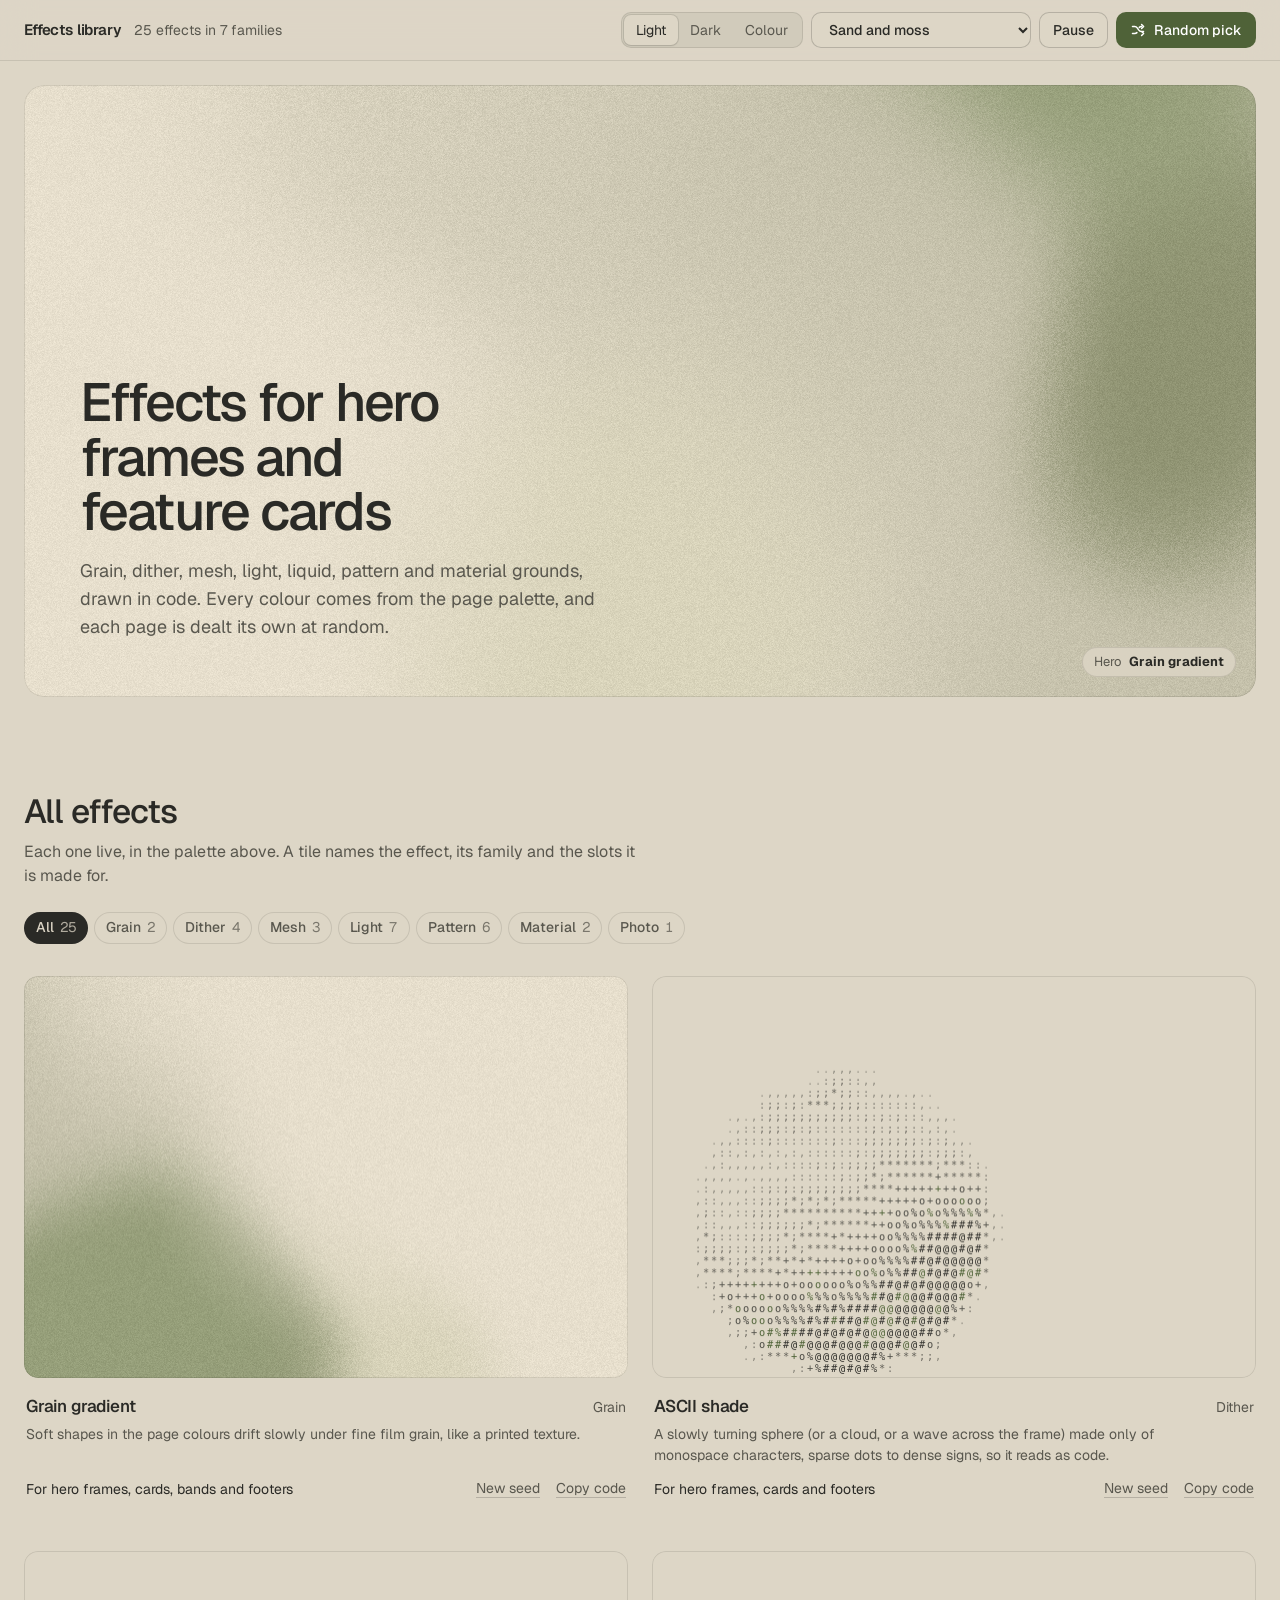
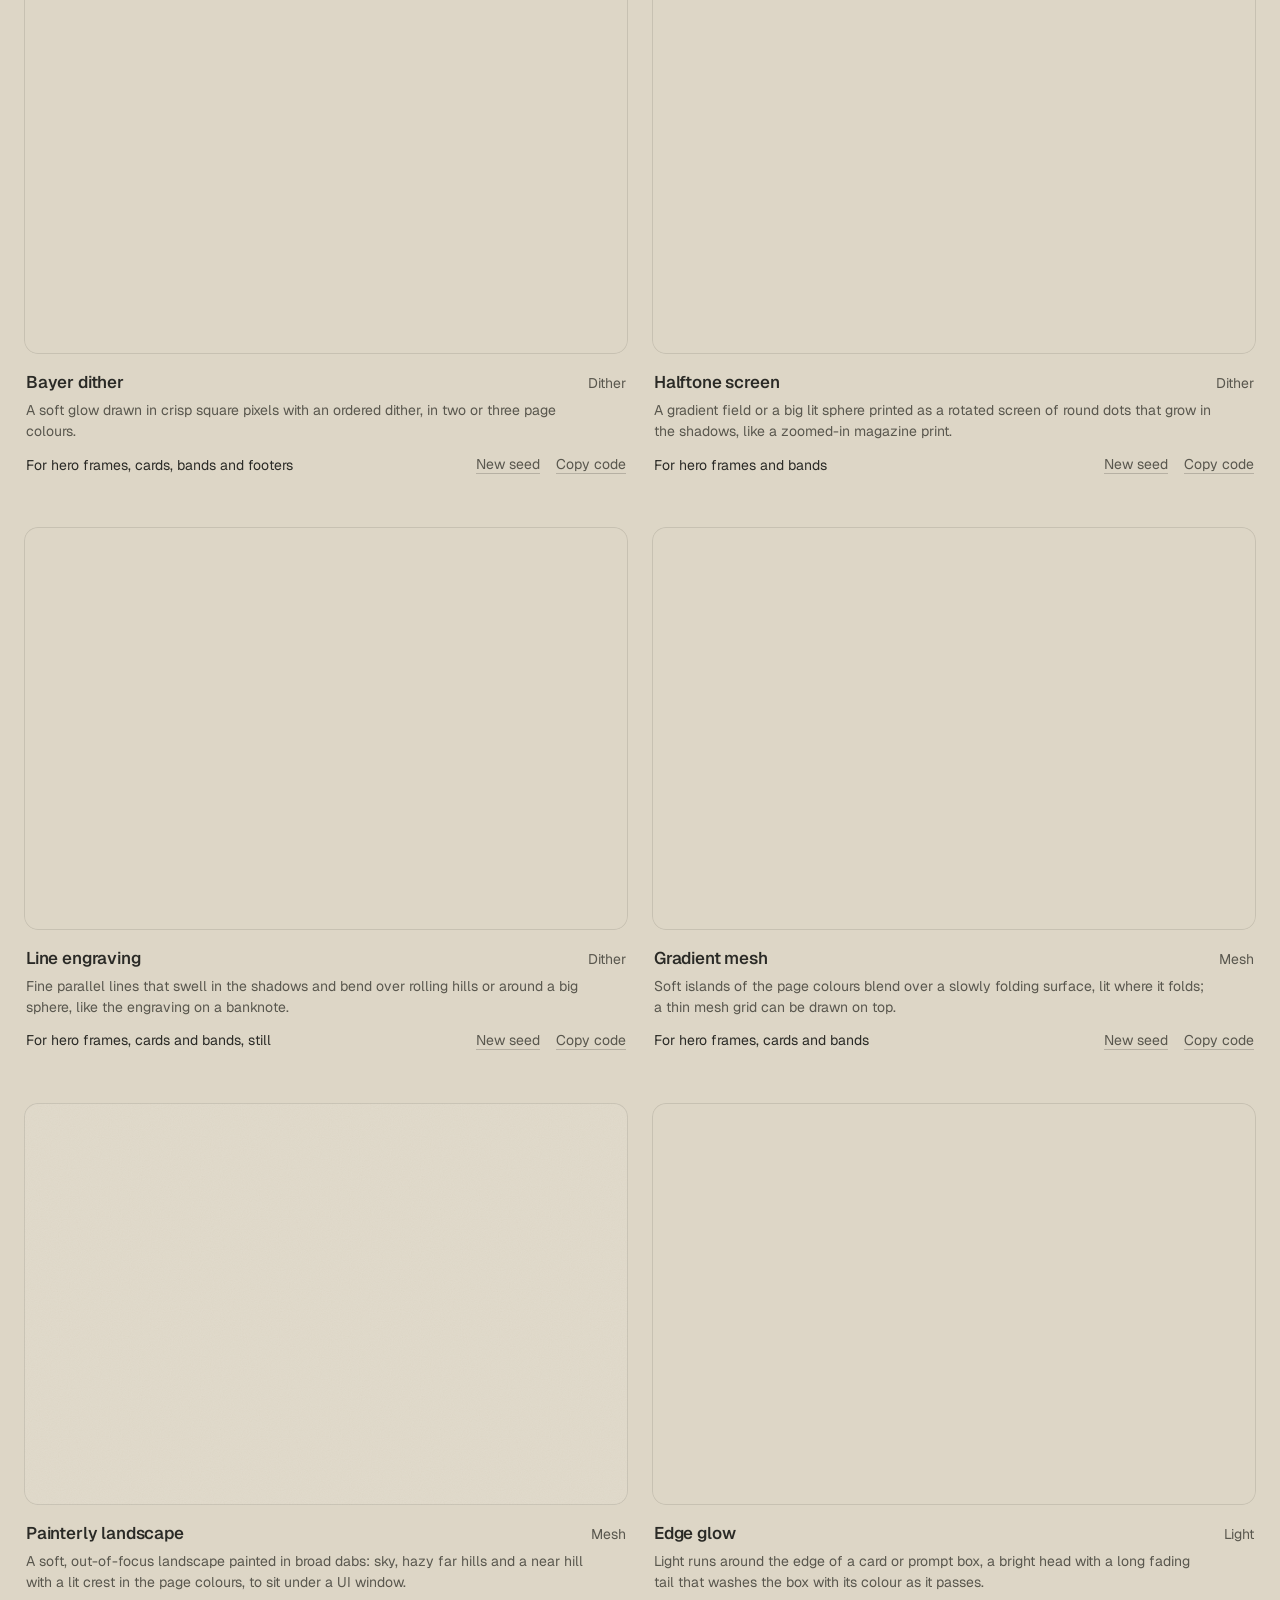
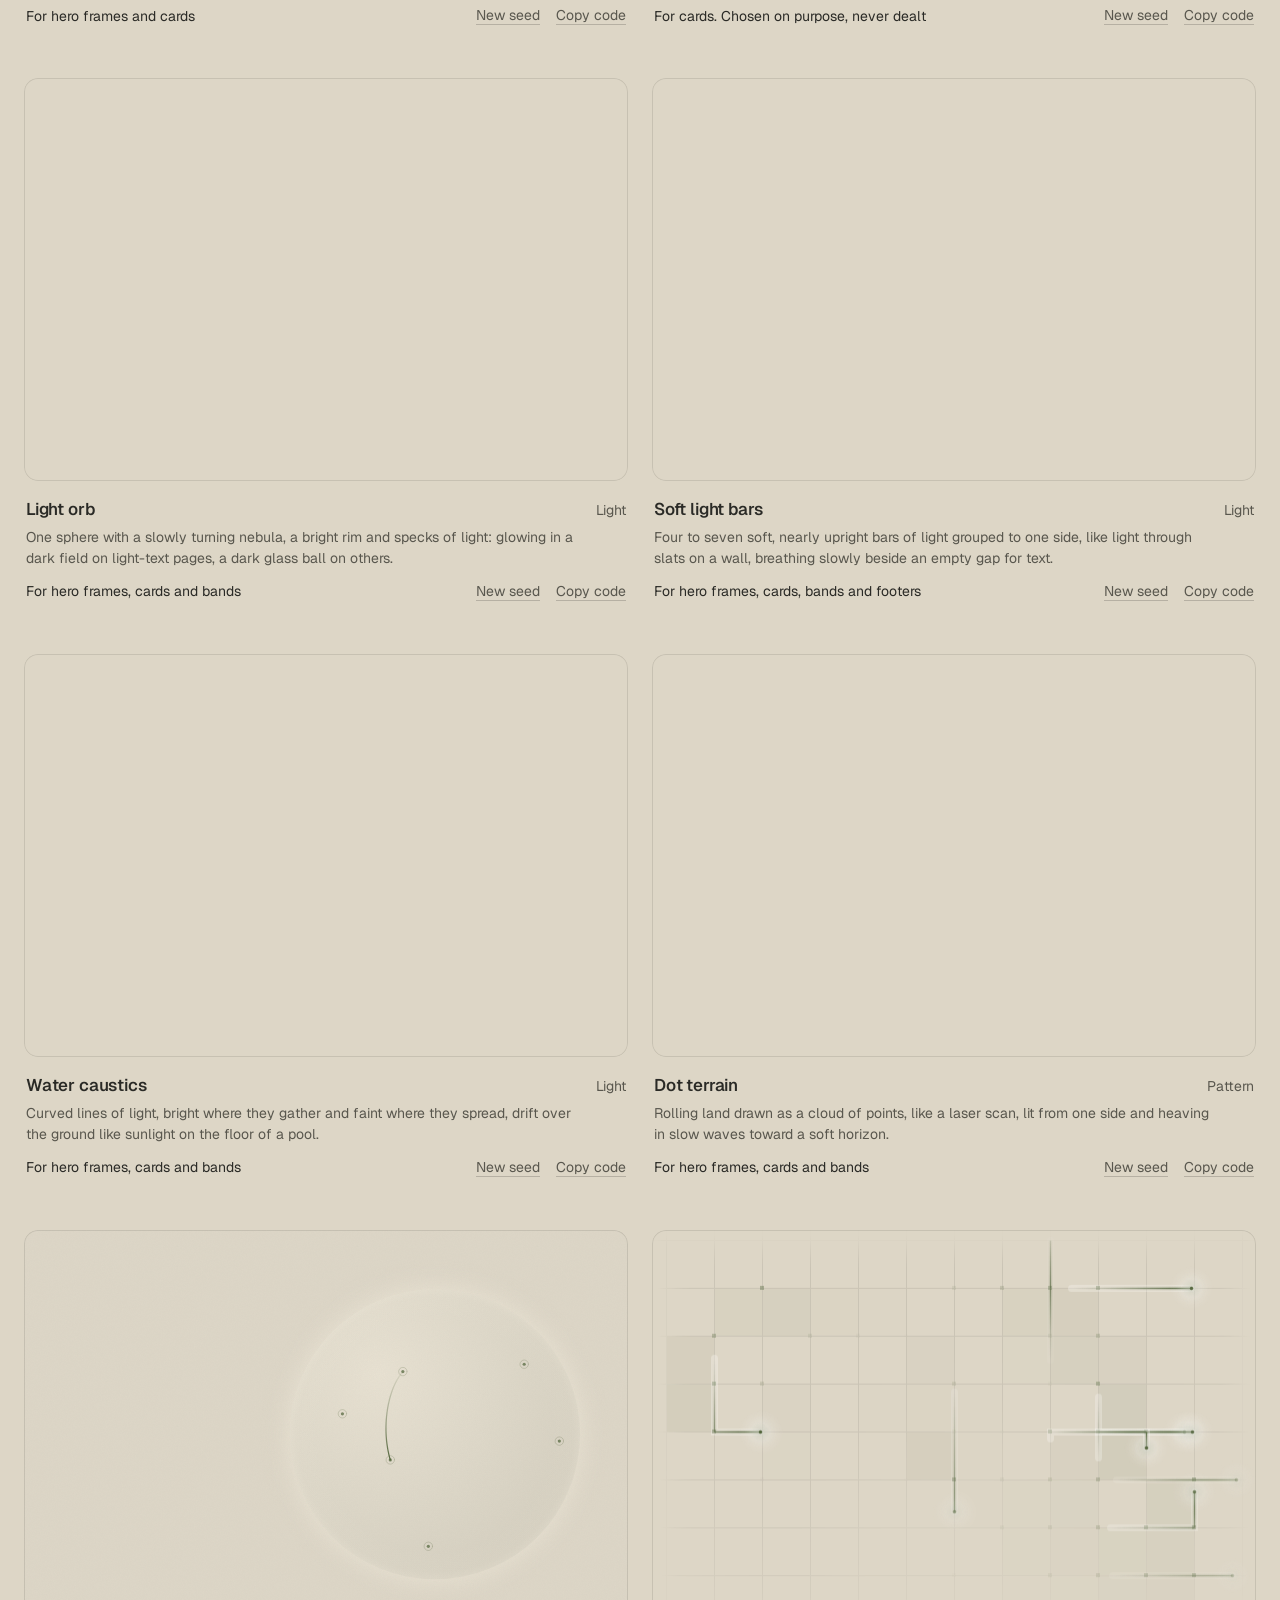
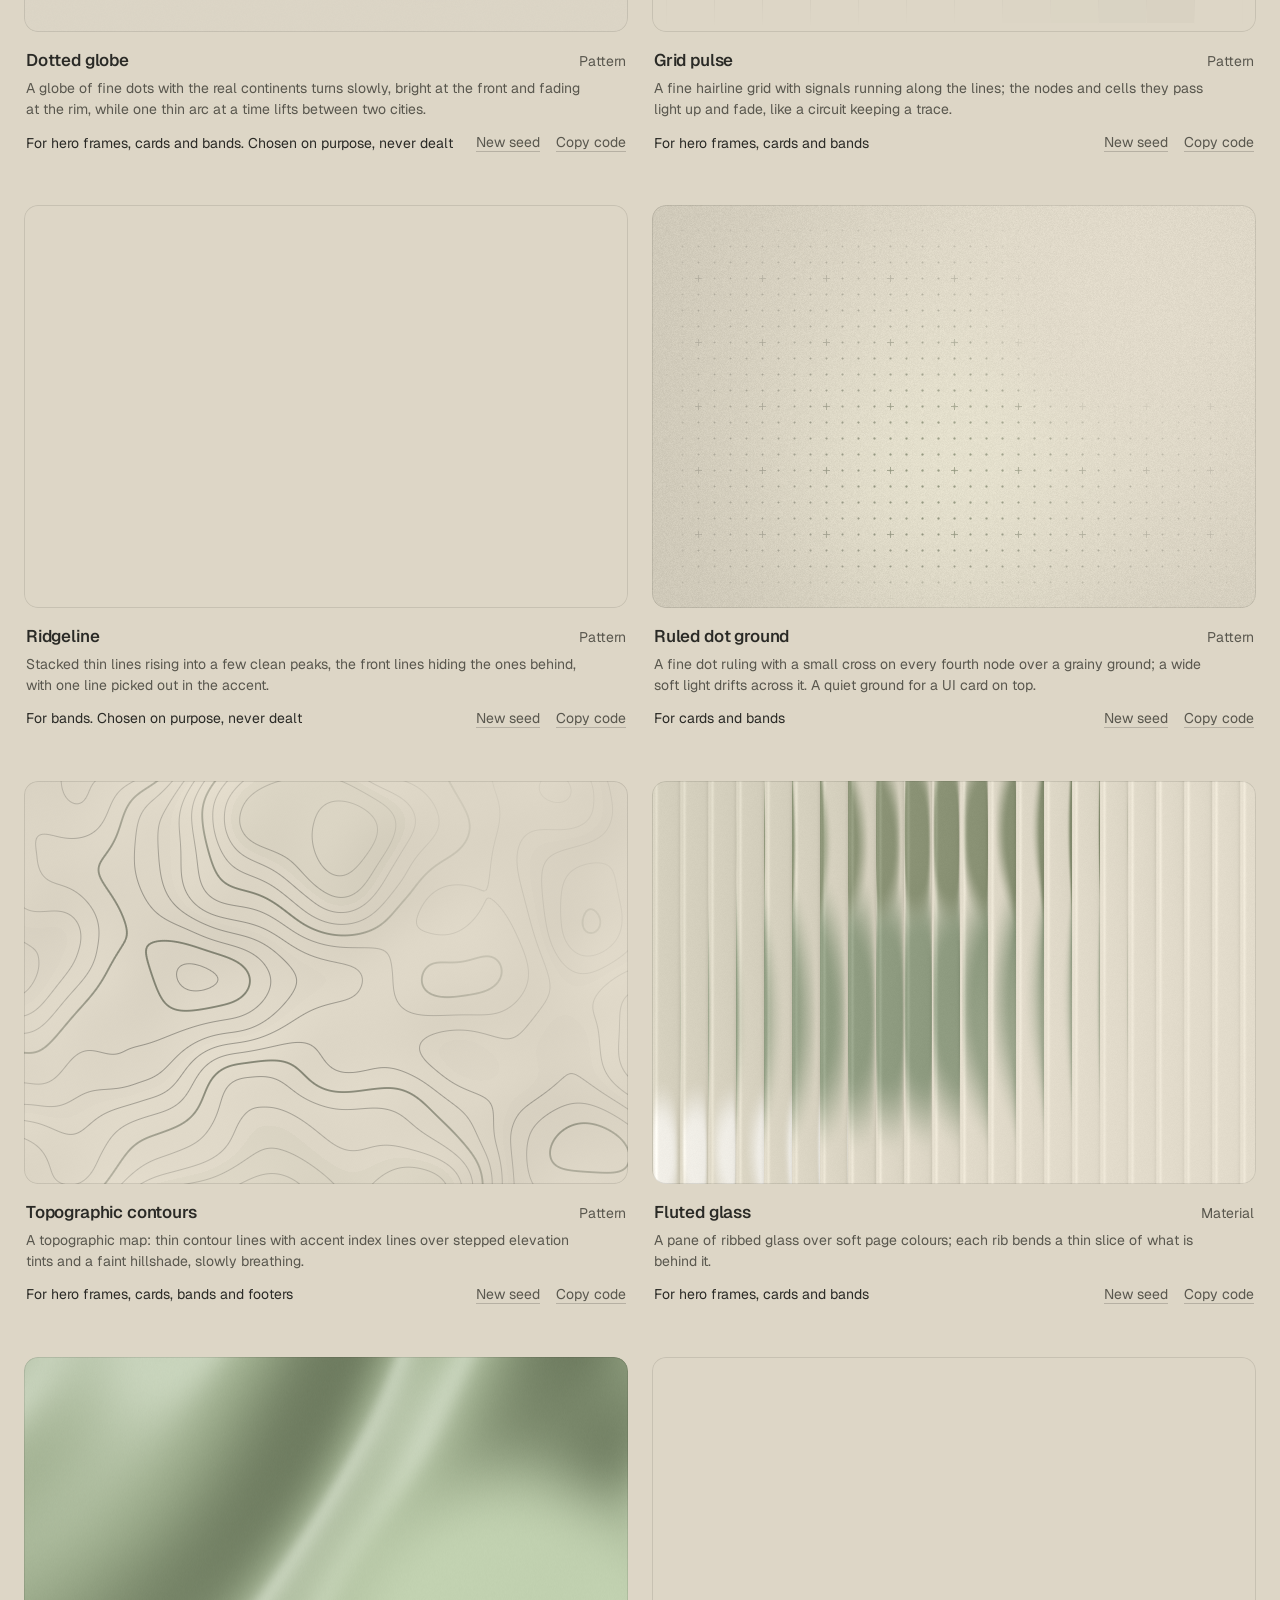
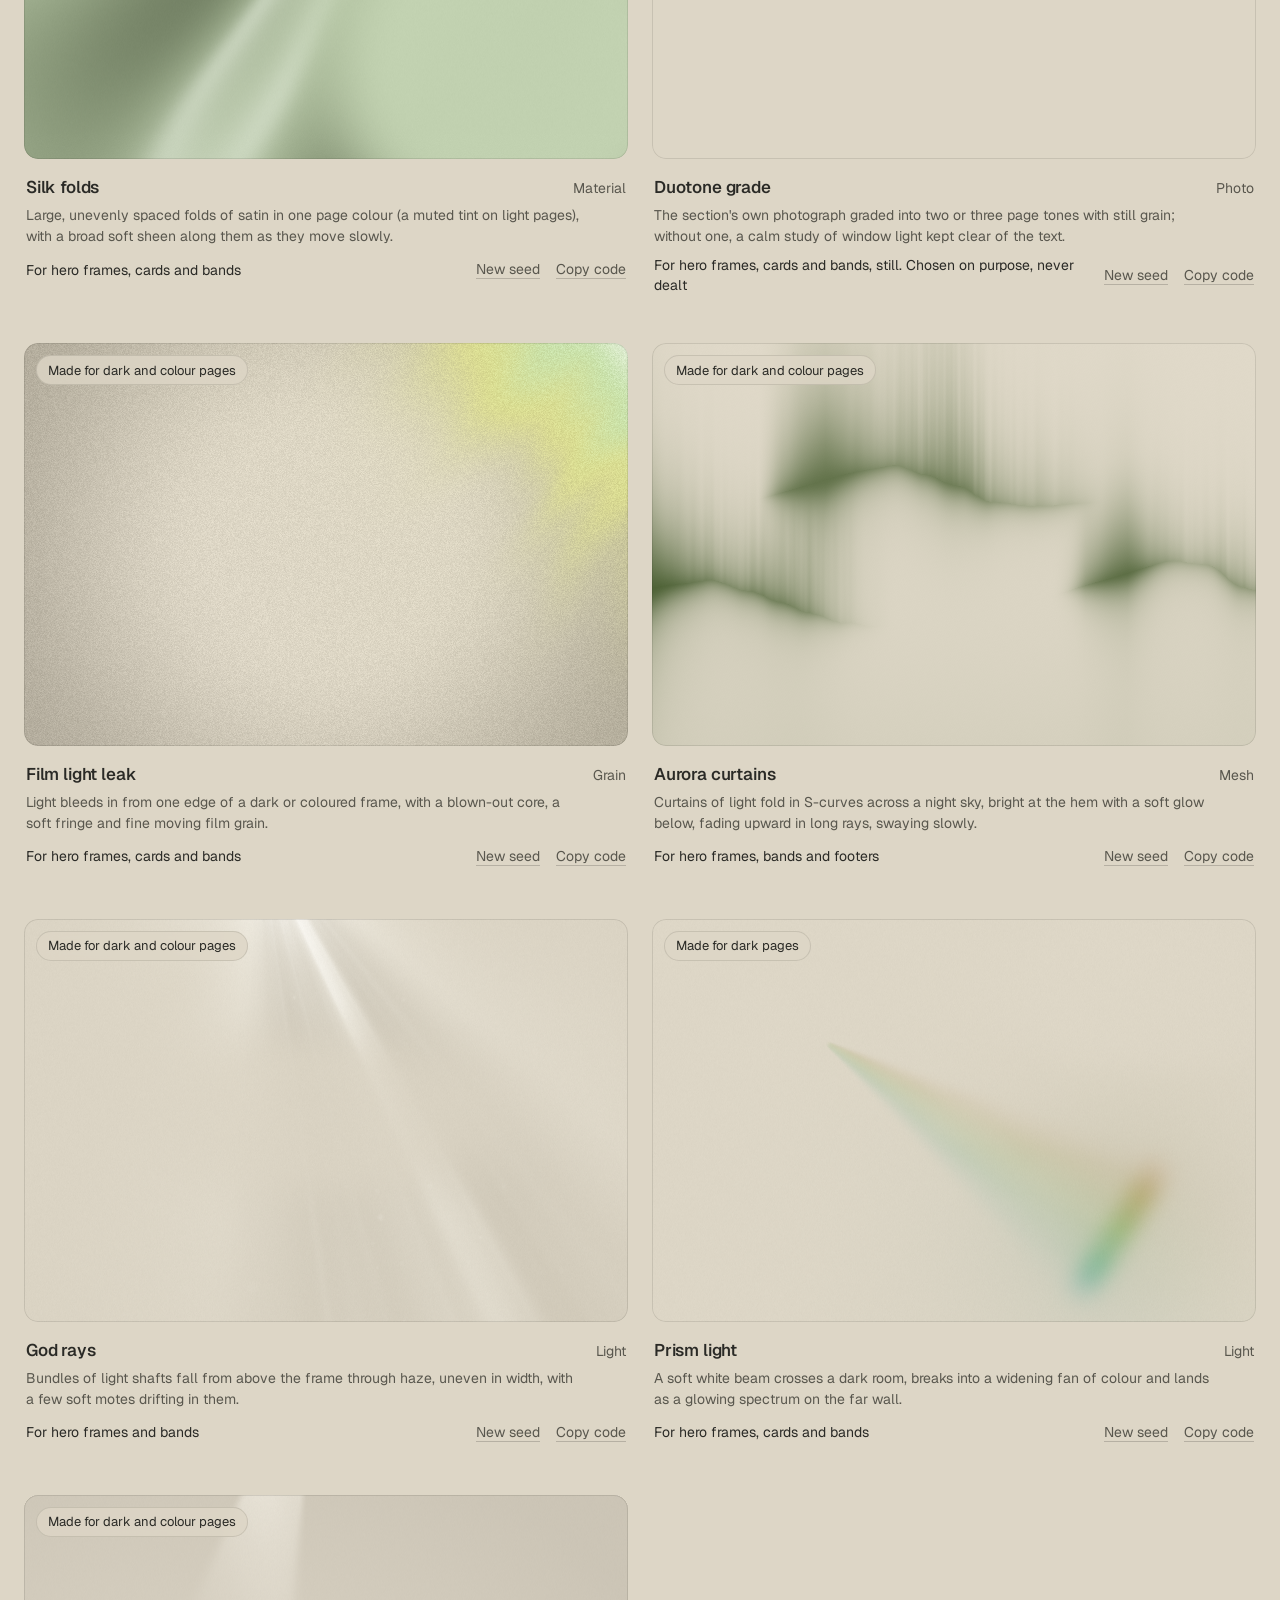
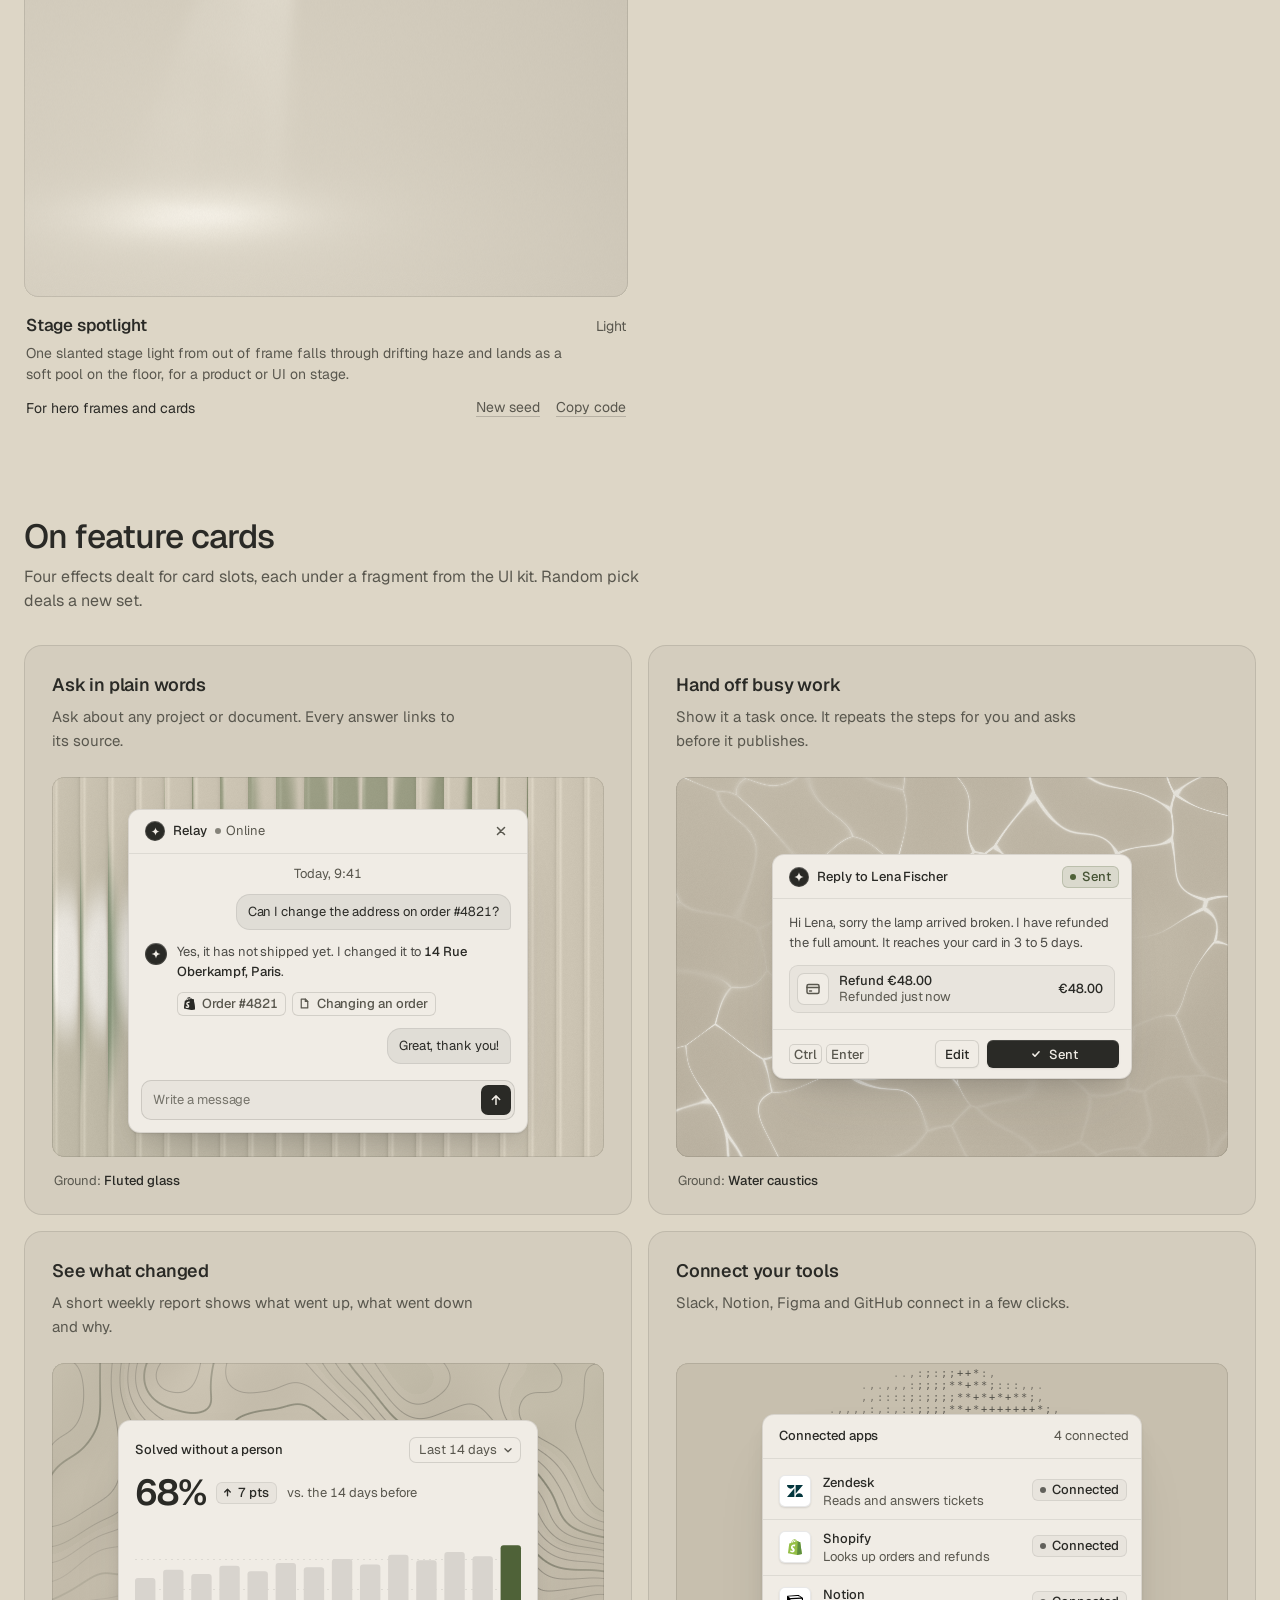
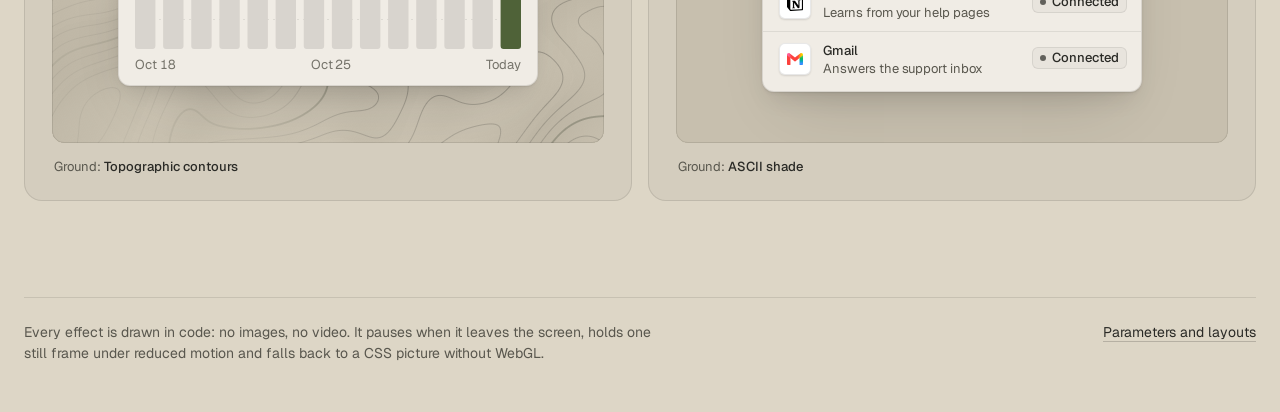
<file: disciplines/editorial-cadence/assets/effects/gallery.html>
<!doctype html>
<html lang="en">
<head>
<script>window.__tpGlMax = 16;   /* a gallery shows many live effects at once; a page of a site keeps the default 4 (fx.js) */</script>
<meta charset="utf-8">
<meta name="viewport" content="width=device-width, initial-scale=1">
<title>Effects library</title>
<meta name="description" content="Effects drawn in code for hero frames, feature cards and bands, in the page palette.">
<link rel="icon" href="data:,">
<link rel="preconnect" href="https://fonts.googleapis.com">
<link rel="preconnect" href="https://fonts.gstatic.com" crossorigin>
<link href="https://fonts.googleapis.com/css2?family=Geist:wght@100..900&family=Geist+Mono:wght@100..900&display=swap" rel="stylesheet">
<style>
  /* the page palette; the script sets these from the palette switcher */
  :root {
    --bg: #ddd6c6; --surface: #d2cab8; --ink: #2a2a26; --muted: #59574e; --accent: #4f6238; --accent-ink: #ffffff;
    --card: #d2cab8; --panel: #cbc3b1; --win: #eeebe3; --win-surface: #e4e0d6;
    color-scheme: light;
  }
  @media (prefers-color-scheme: dark) {
    :root:not([data-theme="light"]) {
      --bg: #0a0d14; --surface: #131824; --ink: #e9edf3; --muted: #8891a1; --accent: #5ab9fc; --accent-ink: #0a0d14;
      --card: #131824; --panel: #0a0d14; --win: #1d2230; --win-surface: #262c3b;
      color-scheme: dark;
    }
  }
  :root[data-theme="dark"] {
    --bg: #0a0d14; --surface: #131824; --ink: #e9edf3; --muted: #8891a1; --accent: #5ab9fc; --accent-ink: #0a0d14;
    --card: #131824; --panel: #0a0d14; --win: #1d2230; --win-surface: #262c3b;
    color-scheme: dark;
  }
  :root {
    --line: color-mix(in oklab, var(--ink) 12%, transparent);
    --line-2: color-mix(in oklab, var(--ink) 22%, transparent);
    --chip: color-mix(in oklab, var(--ink) 6%, var(--bg));
    --font: "Geist", ui-sans-serif, system-ui, -apple-system, "Segoe UI", Roboto, "Helvetica Neue", Arial, sans-serif;
    --mono: "Geist Mono", ui-monospace, "SFMono-Regular", Consolas, monospace;
    --wrap: 1320px;
    --gut: 24px;
  }
  * { box-sizing: border-box; }
  html { -webkit-text-size-adjust: 100%; scroll-behavior: smooth; }
  @media (prefers-reduced-motion: reduce) { html { scroll-behavior: auto; } }
  body {
    margin: 0; background: var(--bg); color: var(--ink);
    font: 15px/1.5 var(--font); -webkit-font-smoothing: antialiased; font-feature-settings: "ss01" 0;
    overflow-x: hidden;
  }
  button, select { font: inherit; color: inherit; }
  :focus-visible { outline: 2px solid var(--accent); outline-offset: 2px; }
  .wrap { max-width: calc(var(--wrap) + 2 * var(--gut)); margin: 0 auto; padding: 0 var(--gut); }

  /* top bar */
  .top { position: sticky; top: 0; z-index: 50; background: color-mix(in oklab, var(--bg) 86%, transparent);
    backdrop-filter: blur(16px) saturate(1.2); -webkit-backdrop-filter: blur(16px) saturate(1.2); border-bottom: 1px solid var(--line); }
  .top-in { display: flex; align-items: center; gap: 12px 8px; padding-top: 12px; padding-bottom: 12px; }
  .top-in .controls { margin-left: auto; }
  .brand { display: flex; align-items: baseline; gap: 12px; min-width: 0; }
  .brand b { font-size: 15px; font-weight: 600; letter-spacing: -0.01em; white-space: nowrap; }
  .brand span { color: var(--muted); font-size: 14px; white-space: nowrap; }
  .controls { display: flex; align-items: center; gap: 8px; flex-wrap: wrap; }
  .seg { display: inline-flex; padding: 3px; border-radius: 10px; background: var(--chip); box-shadow: inset 0 0 0 1px var(--line); }
  .seg button { height: 30px; border: 0; background: transparent; padding: 0 12px; border-radius: 7px; cursor: pointer; color: var(--muted); font-size: 14px; }
  .seg button[aria-pressed="true"] { background: var(--bg); color: var(--ink); box-shadow: 0 0 0 1px var(--line), 0 1px 2px rgb(0 0 0 / 0.08); }
  .btn, .select {
    height: 36px; padding: 0 14px; border-radius: 10px; border: 0; background: var(--bg); color: var(--ink);
    box-shadow: inset 0 0 0 1px var(--line-2); cursor: pointer; display: inline-flex; align-items: center; gap: 8px;
    font-size: 14px; font-weight: 500; white-space: nowrap;
  }
  .btn:hover, .select:hover { box-shadow: inset 0 0 0 1px color-mix(in oklab, var(--ink) 38%, transparent); }
  .btn--primary { background: var(--accent); color: var(--accent-ink); box-shadow: none; }
  .btn--primary:hover { box-shadow: none; background: color-mix(in oklab, var(--accent) 88%, var(--ink)); }
  .btn svg { width: 16px; height: 16px; flex: none; }
  .select { max-width: 220px; padding-right: 10px; }

  /* hero: a dealt hero effect with text in its calm area */
  .hero { position: relative; margin-top: 24px; height: clamp(480px, 68vh, 660px); border-radius: 20px; overflow: hidden;
    display: flex; flex-direction: column; justify-content: flex-end; }
  .hero::after, .stage::after, .panel::after { content: ""; position: absolute; inset: 0; border-radius: inherit; box-shadow: inset 0 0 0 1px var(--line); pointer-events: none; z-index: 2; }
  .hero-copy { position: relative; z-index: 1; padding: 56px; max-width: 760px; }
  .hero h1 { max-width: 9.5em; margin: 0 0 18px; font-size: clamp(38px, 3.4vw + 10px, 62px); line-height: 1.02; letter-spacing: -0.035em; font-weight: 520; text-wrap: balance; }
  .hero p { margin: 0; max-width: 44ch; font-size: 18px; line-height: 28px; color: var(--muted); text-wrap: pretty; }
  .hero-tag { position: absolute; right: 20px; bottom: 20px; z-index: 3; }
  .tag { display: inline-flex; align-items: center; gap: 8px; height: 30px; padding: 0 12px; border-radius: 999px; font-size: 13px;
    background: color-mix(in oklab, var(--bg) 82%, transparent); color: var(--ink); box-shadow: inset 0 0 0 1px var(--line);
    backdrop-filter: blur(10px); -webkit-backdrop-filter: blur(10px); white-space: nowrap; }
  .tag span { color: var(--muted); }

  /* sections */
  section { padding-top: 96px; }
  .sec-head { display: flex; align-items: flex-end; justify-content: space-between; gap: 24px 48px; flex-wrap: wrap; margin-bottom: 32px; }
  .sec-head h2 { margin: 0 0 10px; font-size: clamp(28px, 1.2vw + 18px, 36px); line-height: 1.1; letter-spacing: -0.025em; font-weight: 520; }
  .sec-head p { margin: 0; color: var(--muted); max-width: 56ch; font-size: 16px; line-height: 24px; text-wrap: pretty; }
  .filters { display: flex; flex-wrap: wrap; gap: 6px; }
  .filters button { height: 32px; padding: 0 12px; border-radius: 999px; border: 0; cursor: pointer; font-size: 14px; color: var(--muted);
    background: transparent; box-shadow: inset 0 0 0 1px var(--line); }
  .filters button b { font-weight: 500; }
  .filters button span { margin-left: 6px; font-variant-numeric: tabular-nums; opacity: 0.75; }
  .filters button[aria-pressed="true"] { background: var(--ink); color: var(--bg); box-shadow: none; }

  /* the grid of every effect: one size of tile, labels under the picture */
  .grid { display: grid; grid-template-columns: repeat(2, minmax(0, 1fr)); gap: 48px 24px; }
  .tile { min-width: 0; display: flex; flex-direction: column; }
  .tile[hidden] { display: none; }
  .stage { position: relative; aspect-ratio: 3 / 2; border-radius: 14px; overflow: hidden; background: var(--bg); }
  .badge { position: absolute; top: 12px; left: 12px; z-index: 3; }
  .info { padding: 16px 2px 0; display: grid; gap: 6px; }
  .info-top { display: flex; align-items: baseline; justify-content: space-between; gap: 16px; }
  .info h3 { margin: 0; font-size: 17px; line-height: 24px; font-weight: 560; letter-spacing: -0.01em; }
  .fam { flex: none; font-size: 14px; color: var(--muted); }
  .look { margin: 0; color: var(--muted); font-size: 14px; line-height: 21px; max-width: 62ch; min-height: 42px;
    display: -webkit-box; -webkit-line-clamp: 2; -webkit-box-orient: vertical; overflow: hidden; }
  .info-foot { display: flex; align-items: center; justify-content: space-between; gap: 16px; margin-top: 2px; }
  .for { margin: 0; font-size: 14px; line-height: 20px; }
  .links { flex: none; display: flex; gap: 16px; }
  .links button { border: 0; background: none; padding: 4px 0; cursor: pointer; font-size: 14px; color: var(--muted);
    text-decoration: underline; text-decoration-color: var(--line-2); text-underline-offset: 4px; }
  .links button:hover { color: var(--ink); text-decoration-color: currentColor; }

  /* feature cards: an effect ground in the inset panel and a UI fragment on top */
  .cards { display: grid; grid-template-columns: repeat(2, minmax(0, 1fr)); gap: 16px; }
  .card { background: var(--card); border-radius: 18px; padding: 28px 28px 24px; box-shadow: inset 0 0 0 1px var(--line); display: flex; flex-direction: column; min-width: 0; }
  .card h3 { margin: 0 0 8px; font-size: 18px; line-height: 24px; font-weight: 560; letter-spacing: -0.01em; }
  .card > p:not(.ground) { margin: 0; color: var(--muted); font-size: 15px; line-height: 24px; max-width: 44ch; min-height: 48px; text-wrap: pretty; }
  .panel { position: relative; margin-top: 24px; height: 380px; border-radius: 12px; overflow: hidden; display: grid; place-items: center; padding: 32px; }
  .panel--bleed { place-items: end center; padding-bottom: 0; }
  .panel--bleed > .slot { margin-bottom: -48px; }
  .slot { position: relative; z-index: 1; max-width: 100%;
    --ui-font: var(--font); --ui-mono: var(--mono); --ui-radius: 12px;
    --fx-bg: var(--win); --fx-surface: var(--win-surface); --fx-ink: var(--ink); --fx-muted: var(--muted);
    --fx-accent: var(--accent); --fx-accent-ink: var(--accent-ink); }
  .ground { margin: 14px 2px 0; font-size: 13px; line-height: 20px; color: var(--muted); }
  .ground b { font-weight: 500; color: var(--ink); }

  .foot { padding-top: 96px; padding-bottom: 48px; }
  .foot-in > div { border-top: 1px solid var(--line); padding-top: 24px; display: flex; justify-content: space-between; gap: 16px 48px; flex-wrap: wrap; color: var(--muted); font-size: 14px; }
  .foot-in p { margin: 0; max-width: 72ch; }
  .foot a { color: var(--ink); text-underline-offset: 4px; text-decoration-color: var(--line-2); }
  .empty { padding: 64px 0; color: var(--muted); }

  .toast { position: fixed; left: 50%; bottom: 24px; z-index: 60; transform: translate(-50%, 16px); opacity: 0; pointer-events: none;
    max-width: calc(100vw - 32px); padding: 10px 16px; border-radius: 12px; background: var(--ink); color: var(--bg); font-size: 14px;
    transition: opacity .2s ease, transform .2s ease; }
  .toast.on { opacity: 1; transform: translate(-50%, 0); }

  @media (max-width: 1080px) {
    .hero-copy { padding: 40px; }
  }
  @media (max-width: 860px) {
    .grid, .cards { grid-template-columns: minmax(0, 1fr); }
    .grid { gap: 40px; }
  }
  @media (max-width: 720px) {
    :root { --gut: 16px; }
    .top { position: static; }
    .brand span, .select { display: none; }
    .top-in { display: grid; grid-template-columns: 1fr auto; grid-template-areas: "brand deal" "controls controls"; }
    .brand { grid-area: brand; }
    #deal { grid-area: deal; }
    .top-in .controls { grid-area: controls; margin-left: 0; flex-wrap: nowrap; }
    .seg { flex: 1; }
    .seg button { flex: 1; }
    .hero { margin-top: 16px; height: 560px; border-radius: 16px; }
    .hero-copy { padding: 28px 24px 72px; }
    .hero p { font-size: 16px; line-height: 24px; }
    .hero-tag { left: 24px; right: auto; bottom: 20px; }
    section { padding-top: 72px; }
    .card { padding: 20px; }
    .panel { height: 340px; padding: 20px 16px; }
    .info-foot { flex-wrap: wrap; }
  }
</style>
</head>
<body>
<header class="top">
  <div class="wrap top-in">
    <div class="brand"><b>Effects library</b><span id="count"></span></div>
    <div class="controls">
      <div class="seg" role="group" aria-label="Palette kind">
        <button type="button" data-kind="light">Light</button>
        <button type="button" data-kind="dark">Dark</button>
        <button type="button" data-kind="colour">Colour</button>
      </div>
      <select class="select" id="pal" aria-label="Palette"></select>
      <button type="button" class="btn" id="pause" aria-pressed="false">Pause</button>
    </div>
    <button type="button" class="btn btn--primary" id="deal">
        <svg viewBox="0 0 16 16" aria-hidden="true"><path d="M2.5 4.5h2.2c1.2 0 2 .6 2.7 1.6l1.2 1.8c.7 1 1.5 1.6 2.7 1.6h2.2M11.6 2.5l2 2-2 2M2.5 11.5h2.2c.9 0 1.6-.3 2.2-.9M11.6 9.5l2 2-2 2M9.3 5.4c.6-.6 1.3-.9 2.1-.9" fill="none" stroke="currentColor" stroke-width="1.5" stroke-linecap="round" stroke-linejoin="round"/></svg>
        Random pick
    </button>
  </div>
</header>

<main>
  <div class="wrap">
    <div class="hero" id="hero">
      <div class="hero-copy">
        <h1>Effects for hero frames and feature cards</h1>
        <p id="lede">Grain, dither, mesh, light, liquid, pattern and material grounds, drawn in code. Every colour comes from the page palette, and each page is dealt its own at random.</p>
      </div>
      <div class="hero-tag"><span class="tag" id="hero-tag"><span>Hero</span> <b></b></span></div>
    </div>
  </div>

  <section id="all">
    <div class="wrap">
      <div class="sec-head">
        <div>
          <h2>All effects</h2>
          <p>Each one live, in the palette above. A tile names the effect, its family and the slots it is made for.</p>
        </div>
        <div class="filters" id="filters" role="group" aria-label="Family"></div>
      </div>
      <div class="grid" id="grid"></div>
    </div>
  </section>

  <section id="cards">
    <div class="wrap">
      <div class="sec-head">
        <div>
          <h2>On feature cards</h2>
          <p>Four effects dealt for card slots, each under a fragment from the UI kit. Random pick deals a new set.</p>
        </div>
      </div>
      <div class="cards">
        <article class="card">
          <h3>Ask in plain words</h3>
          <p>Ask about any project or document. Every answer links to its source.</p>
          <div class="panel" data-card="0"><div class="slot" data-ui-load="chat"></div></div>
          <p class="ground">Ground: <b></b></p>
        </article>
        <article class="card">
          <h3>Hand off busy work</h3>
          <p>Show it a task once. It repeats the steps for you and asks before it publishes.</p>
          <div class="panel" data-card="1"><div class="slot" data-ui-load="cursor"></div></div>
          <p class="ground">Ground: <b></b></p>
        </article>
        <article class="card">
          <h3>See what changed</h3>
          <p>A short weekly report shows what went up, what went down and why.</p>
          <div class="panel" data-card="2"><div class="slot" data-ui-load="stat"></div></div>
          <p class="ground">Ground: <b></b></p>
        </article>
        <article class="card">
          <h3>Connect your tools</h3>
          <p>Slack, Notion, Figma and GitHub connect in a few clicks.</p>
          <div class="panel" data-card="3"><div class="slot" data-ui-load="integrations"></div></div>
          <p class="ground">Ground: <b></b></p>
        </article>
      </div>
    </div>
  </section>

  <footer class="foot">
    <div class="wrap foot-in"><div>
      <p>Every effect is drawn in code: no images, no video. It pauses when it leaves the screen, holds one still frame under reduced motion and falls back to a CSS picture without WebGL.</p>
      <p><a id="lab" href="lab.html">Parameters and layouts</a></p>
    </div></div>
  </footer>
</main>
<div class="toast" id="toast" role="status" aria-live="polite"></div>

<script id="paths" type="application/json">{"fx": "./", "ui": "../ui/"}</script>
<script id="palettes" type="application/json">[{"id":"white-link-blue","name":"Sheet and biro","bg":"#ffffff","surface":"#f4f4f4","ink":"#111111","muted":"#6b6b6b","accent":"#1a4be0","accentInk":"#ffffff"},{"id":"cool-white-slate","name":"Frost and slate","bg":"#f7f9fa","surface":"#ecf0f2","ink":"#1f3038","muted":"#5d6b72","accent":"#0d7480","accentInk":"#ffffff"},{"id":"rose-grey-green","name":"Rose grey, green","bg":"#ebe5e3","surface":"#e1dad7","ink":"#2b2622","muted":"#6a615d","accent":"#0f7d45","accentInk":"#ffffff"},{"id":"paper-grey-brass","name":"Newsprint and brass","bg":"#e8e8e3","surface":"#dcdcd6","ink":"#181715","muted":"#63625c","accent":"#bfb21a","accentInk":"#181715"},{"id":"stone-blueprint","name":"Stone and blueprint","bg":"#dfdedb","surface":"#d3d2ce","ink":"#26251e","muted":"#5f5d55","accent":"#2456d6","accentInk":"#ffffff"},{"id":"white-navy-tab","name":"Navy on white","bg":"#ffffff","surface":"#f4f4f2","ink":"#1f2b4d","muted":"#6a7186","accent":"#f7941d","accentInk":"#1f2b4d"},{"id":"three-stones","name":"Three stones","bg":"#eeecea","surface":"#e4e1dd","ink":"#333231","muted":"#6b6763","accent":"#5c6b54","accentInk":"#ffffff"},{"id":"putty-black-teal","name":"Putty and black","bg":"#dedad3","surface":"#d3cec6","ink":"#0a0a0a","muted":"#5c5852","accent":"#256f82","accentInk":"#ffffff"},{"id":"moss-sand","name":"Sand and moss","bg":"#ddd6c6","surface":"#d2cab8","ink":"#2a2a26","muted":"#59574e","accent":"#4f6238","accentInk":"#ffffff"},{"id":"green-mat-chocolate","name":"Bone, green, chocolate","bg":"#e5e1d8","surface":"#dad5ca","ink":"#2a1d17","muted":"#6b5b51","accent":"#456f3a","accentInk":"#ffffff"},{"id":"lunar-grey-bronze","name":"Lunar and bronze","bg":"#111111","surface":"#1c1c1c","ink":"#f2f2f2","muted":"#8f8f8f","accent":"#a08672","accentInk":"#111111"},{"id":"blue-black-cornflower","name":"Night and sky blue","bg":"#0a0d14","surface":"#131824","ink":"#e9edf3","muted":"#8891a1","accent":"#5ab9fc","accentInk":"#0a0d14"},{"id":"green-black-bone","name":"Green-black and bone","bg":"#161c1a","surface":"#1f2725","ink":"#e3e2da","muted":"#8e948d","accent":"#9fc7b8","accentInk":"#161c1a"},{"id":"black-crimson","name":"Black and crimson","bg":"#0a0a0a","surface":"#151515","ink":"#efefef","muted":"#8c8c8c","accent":"#b11226","accentInk":"#ffffff"},{"id":"forest-pale-lime","name":"Forest and lime","bg":"#0f1f10","surface":"#162a17","ink":"#ffffff","muted":"#9aa39a","accent":"#c6f19d","accentInk":"#0f1f10"},{"id":"charcoal-room-sage","name":"Charcoal and sage","bg":"#1c1c1c","surface":"#262626","ink":"#f1f1ef","muted":"#9a9b96","accent":"#8fa68e","accentInk":"#1c1c1c"},{"id":"warm-black-gold","name":"Warm black, gold","bg":"#0c0a08","surface":"#181512","ink":"#ffffff","muted":"#8f8a84","accent":"#c9a45a","accentInk":"#0c0a08"},{"id":"graphite-safety-orange","name":"Graphite and orange","bg":"#18191b","surface":"#222427","ink":"#eff0f1","muted":"#9c9ea3","accent":"#ff4a1f","accentInk":"#18191b"},{"id":"soot-pale-lime","name":"Soot and lime","bg":"#0f0f0f","surface":"#1a1a1a","ink":"#ffffff","muted":"#8f8f8f","accent":"#dafa9c","accentInk":"#0f0f0f"},{"id":"plum-black-pink","name":"Plum-black and pink","bg":"#0d060b","surface":"#1b0e17","ink":"#ffffff","muted":"#9a8f97","accent":"#ff488b","accentInk":"#0d060b"},{"id":"white-signal-red","name":"Signal red, white","bg":"#ffffff","surface":"#f2f2f2","ink":"#0a0a0a","muted":"#6b6b6b","accent":"#d92b21","accentInk":"#ffffff"},{"id":"white-mint-tiles","name":"Greys and mint","bg":"#ffffff","surface":"#f3f3f3","ink":"#232323","muted":"#6e6e6e","accent":"#a1ffcb","accentInk":"#232323"},{"id":"cool-grey-cobalt","name":"Cool grey, cobalt","bg":"#eef0f3","surface":"#e2e5ea","ink":"#0b0c0e","muted":"#5d6470","accent":"#1f2de6","accentInk":"#ffffff"},{"id":"offwhite-bottle-yellow","name":"Bottle ink, yellow","bg":"#f7f7f7","surface":"#ebebeb","ink":"#0d2a1c","muted":"#5f6b64","accent":"#f6e016","accentInk":"#0d2a1c"},{"id":"teal-on-paper","name":"Teal on paper","bg":"#f7f9f8","surface":"#ebf0ee","ink":"#06525c","muted":"#2f737d","accent":"#06525c","accentInk":"#f7f9f8"},{"id":"navy-pink","name":"Navy and pink","bg":"#1a2039","surface":"#212846","ink":"#f9a3c0","muted":"#b9879c","accent":"#f9a3c0","accentInk":"#1a2039"},{"id":"blush-aubergine","name":"Blush and aubergine","bg":"#edccbe","surface":"#e8c2b2","ink":"#351a2b","muted":"#6c4857","accent":"#351a2b","accentInk":"#edccbe"},{"id":"cobalt-on-sand","name":"Cobalt on sand","bg":"#e6dbc7","surface":"#ddd0b9","ink":"#062b8a","muted":"#3a5aa8","accent":"#062b8a","accentInk":"#e6dbc7"},{"id":"oxblood-grey","name":"Oxblood and grey","bg":"#e2e2e2","surface":"#d6d6d6","ink":"#7d0c14","muted":"#7a4a4e","accent":"#7d0c14","accentInk":"#e2e2e2"},{"id":"olive-on-bone","name":"Olive on bone","bg":"#ecebe7","surface":"#e1dfd9","ink":"#38450f","muted":"#5d683a","accent":"#38450f","accentInk":"#ecebe7"},{"id":"burgundy-bubblegum","name":"Burgundy and bubblegum","bg":"#3d0012","surface":"#4d0519","ink":"#ff99d3","muted":"#c77aa0","accent":"#ff99d3","accentInk":"#3d0012"},{"id":"bottle-green-gold","name":"Bottle green, gold","bg":"#133621","surface":"#1a4429","ink":"#f4d96c","muted":"#b3a55e","accent":"#f4d96c","accentInk":"#133621"},{"id":"cobalt-field","name":"Cobalt field","bg":"#0034eb","surface":"#002fd6","ink":"#ffffff","muted":"#dfe4f2","accent":"#e9e34a","accentInk":"#111111"},{"id":"mustard-field","name":"Mustard and black","bg":"#e1ac10","surface":"#cd9d0f","ink":"#0b0b0b","muted":"#4d3d0a","accent":"#24338f","accentInk":"#ffffff"},{"id":"carmine-field","name":"Carmine field","bg":"#9c1220","surface":"#8a101c","ink":"#ffffff","muted":"#f0b9bd","accent":"#ffd9dc","accentInk":"#9c1220"},{"id":"pink-field-lime","name":"Bubblegum and lime","bg":"#ff87ab","surface":"#ff739d","ink":"#0a0a0a","muted":"#6b1f3a","accent":"#def915","accentInk":"#0a0a0a"},{"id":"sky-field-navy","name":"Sky and navy","bg":"#6bb4ee","surface":"#7dbdf0","ink":"#0e1822","muted":"#1b3d5c","accent":"#ff5a1f","accentInk":"#0e1822"},{"id":"orange-field-black","name":"Orange and black","bg":"#ff7a1f","surface":"#ff8633","ink":"#050f16","muted":"#5a2306","accent":"#050f16","accentInk":"#ff7a1f"},{"id":"tobacco-olive","name":"Tobacco and olive","bg":"#472913","surface":"#55321a","ink":"#e4e0cf","muted":"#b39f84","accent":"#525e1b","accentInk":"#e4e0cf"},{"id":"poster-chapters","name":"Poster chapters","bg":"#e6e0d2","surface":"#dcd5c5","ink":"#1a1a1a","muted":"#5f5b52","accent":"#18bc42","accentInk":"#1a1a1a"},{"id":"blue-red-black","name":"Blue, red, black","bg":"#ffffff","surface":"#f3f3f3","ink":"#0a0a0a","muted":"#6b6b6b","accent":"#1f30e0","accentInk":"#ffffff"},{"id":"charcoal-primaries","name":"Charcoal and primaries","bg":"#191919","surface":"#242424","ink":"#ffffff","muted":"#9a9a9a","accent":"#0c7866","accentInk":"#ffffff"},{"id":"ultramarine-yellow","name":"Ultramarine and yellow","bg":"#1423b8","surface":"#1220a6","ink":"#ffffff","muted":"#e4e2d6","accent":"#1fc27a","accentInk":"#0a0a0a"},{"id":"candy-chapters","name":"Candy chapters","bg":"#ffd249","surface":"#f5c63c","ink":"#0a0a0a","muted":"#5e4a0a","accent":"#f53fd6","accentInk":"#0a0a0a"},{"id":"orange-sky-lime","name":"Orange, sky, lime","bg":"#ff8126","surface":"#ff8d3a","ink":"#111111","muted":"#5c2a05","accent":"#de194b","accentInk":"#ffffff"},{"id":"post-red-mustard","name":"Post red, mustard","bg":"#e2dccf","surface":"#d7d0c1","ink":"#2a1110","muted":"#6b524c","accent":"#4a6f84","accentInk":"#ffffff"},{"id":"mint-orange-grey","name":"Grey, mint, orange","bg":"#ffffff","surface":"#f5f5f5","ink":"#000000","muted":"#666666","accent":"#a7ff9c","accentInk":"#000000"},{"id":"report-blocks","name":"Report blocks","bg":"#ffffff","surface":"#f6f6f6","ink":"#000000","muted":"#5f5f5f","accent":"#fe7141","accentInk":"#000000"},{"id":"card-pastels","name":"Card pastels","bg":"#f7f7f5","surface":"#ebebe8","ink":"#000000","muted":"#666662","accent":"#d0106f","accentInk":"#ffffff"},{"id":"mint-pink-accounts","name":"Mint and pink","bg":"#f8f8f8","surface":"#eeeeee","ink":"#0a0a0a","muted":"#6a6a6a","accent":"#1f6b3a","accentInk":"#ffffff"},{"id":"swap-pastels","name":"Swapping pastels","bg":"#c3d7e5","surface":"#d0e0eb","ink":"#141414","muted":"#4a5068","accent":"#0f5257","accentInk":"#ffffff"},{"id":"blush-sage-slate","name":"Blush, sage, slate","bg":"#a6b3bc","surface":"#b2bdc5","ink":"#1c1c1c","muted":"#38424a","accent":"#2c3620","accentInk":"#e3e2da"},{"id":"candy-on-black","name":"Candy on black","bg":"#000000","surface":"#0d0d0d","ink":"#ffffff","muted":"#999999","accent":"#93f1f7","accentInk":"#000000"},{"id":"sky-sand","name":"Sky and sand","bg":"#cbe4f2","surface":"#bcdcee","ink":"#0a0a0a","muted":"#44606e","accent":"#b0298f","accentInk":"#ffffff"},{"id":"studio-grey","name":"Studio grey","bg":"#a8a8aa","surface":"#b4b4b6","ink":"#0e0e0e","muted":"#3a3a3c","accent":"#1f5c49","accentInk":"#ffffff"},{"id":"walnut-tan","name":"Walnut and tan","bg":"#2b2216","surface":"#382d1e","ink":"#e4e2da","muted":"#a39a8b","accent":"#bda38b","accentInk":"#2b2216"}]</script>
<script id="presets" type="application/json">{"light":"moss-sand","dark":"blue-black-cornflower","colour":"cobalt-field"}</script>
<script type="module">
  const $ = s => document.querySelector(s);
  const PATHS = JSON.parse($('#paths').textContent);
  const PALETTES = JSON.parse($('#palettes').textContent);
  const PRESETS = JSON.parse($('#presets').textContent);
  const byId = Object.fromEntries(PALETTES.map(p => [p.id, p]));
  const q = new URLSearchParams(location.search);

  const [{ default: fx }, { pick }] = await Promise.all([import(PATHS.fx + 'fx.js'), import(PATHS.fx + 'pick.js')]);
  const ui = await import(PATHS.ui + 'ui.js').then(m => m.default).catch(() => null);

  $('#lab').href = PATHS.fx + 'lab.html';
  if (q.has('fallback')) fx.config.forceFallback = true;
  if (q.has('webgl1')) fx.config.forceWebGL1 = true;
  if (q.has('time')) fx.setClock(+q.get('time'));

  const FAMILIES = { grain: 'Grain', dither: 'Dither', mesh: 'Mesh', light: 'Light', liquid: 'Liquid', pattern: 'Pattern', material: 'Material', photo: 'Photo' };
  const ORDER = Object.keys(FAMILIES);
  const SLOT_WORDS = { hero: 'hero frames', card: 'cards', band: 'bands', footer: 'footers' };
  const SLOT_ORDER = ['hero', 'card', 'band', 'footer'];
  const KIND_WORDS = { light: 'light', dark: 'dark', colour: 'colour' };
  // seeds that show each effect well in the grid; New seed on a tile deals another
  const SEEDS = {};
  const famName = f => FAMILIES[f] || f[0].toUpperCase() + f.slice(1);
  const andList = a => (a.length < 2 ? a.join('') : `${a.slice(0, -1).join(', ')} and ${a[a.length - 1]}`);

  const tiles = [];
  const cards = [...document.querySelectorAll('[data-card]')].map(el => ({ el, label: el.parentElement.querySelector('.ground b'), ctrl: null, id: null }));
  const hero = { el: $('#hero'), label: $('#hero-tag b'), ctrl: null, id: null };
  let index = null, palette = null, kind = 'light', paused = false, family = q.get('family') || '';

  /* ---------------------------------------------------------------- palette */
  function initialPalette() {
    const key = q.get('palette');
    if (key) return byId[PRESETS[key] || key] || byId[PRESETS.light];
    const dark = window.matchMedia && matchMedia('(prefers-color-scheme: dark)').matches;
    return byId[PRESETS[dark ? 'dark' : 'light']] || PALETTES[0];
  }
  // the card, its inset panel and the UI window on it, all from the page palette
  function derived(p, k) {
    const c = fx.color;
    if (k === 'light') return { card: c.mix(p.bg, p.ink, 0.045), panel: c.mix(p.surface, p.ink, 0.06), win: c.mix(p.bg, '#ffffff', 0.55), winSurface: c.mix(p.bg, '#ffffff', 0.25) };
    if (k === 'dark') return { card: c.mix(p.bg, p.ink, 0.05), panel: p.bg, win: c.mix(p.surface, p.ink, 0.07), winSurface: c.mix(p.surface, p.ink, 0.12) };
    return { card: c.mix(p.bg, p.ink, 0.07), panel: p.bg, win: c.mix(p.surface, p.ink, 0.12), winSurface: c.mix(p.surface, p.ink, 0.18) };
  }
  const cardPalette = () => { const d = derived(palette, kind); return fx.normalizePalette({ ...palette, bg: d.panel, surface: d.card }); };

  function applyVars() {
    const r = document.documentElement;
    const d = derived(palette, kind);
    const vars = { bg: palette.bg, surface: palette.surface, ink: palette.ink, muted: palette.muted, accent: palette.accent, 'accent-ink': palette.accentInk,
      card: d.card, panel: d.panel, win: d.win, 'win-surface': d.winSurface };
    for (const [k, v] of Object.entries(vars)) r.style.setProperty('--' + k, v);
    r.dataset.theme = kind === 'light' ? 'light' : 'dark';
    r.style.colorScheme = kind === 'light' ? 'light' : 'dark';
    for (const b of document.querySelectorAll('.seg button')) b.setAttribute('aria-pressed', String(b.dataset.kind === kind));
    $('#pal').value = palette.id;
  }

  // a controller may come back as a promise when the effect remounts to change colour
  function hold(holder, result) {
    if (result && typeof result.then === 'function') result.then(c => { holder.ctrl = c; if (paused) c.pause(); });
  }

  function setPalette(p) {
    const before = kind;
    palette = p;
    kind = fx.paletteKind(p);
    applyVars();
    if (kind !== before) order();
    const pal = fx.normalizePalette(p);
    for (const t of tiles) {
      fitBadge(t);
      if (t.ctrl) hold(t, t.ctrl.setPalette(pal));
    }
    if (kind !== before) deal();
    else {
      if (hero.ctrl) hold(hero, hero.ctrl.setPalette(pal));
      for (const c of cards) if (c.ctrl) hold(c, c.ctrl.setPalette(cardPalette()));
    }
    syncUrl();
  }

  /* ---------------------------------------------------------------- tiles */
  function fitBadge(t) {
    const fits = t.meta.palettes.includes(kind);
    t.badge.hidden = fits;
    if (!fits) t.badge.querySelector('.tag').textContent = `Made for ${andList(t.meta.palettes.map(k => KIND_WORDS[k]))} pages`;
  }
  function snippet(t) {
    return `<div data-fx="${t.meta.id}" data-fx-seed="${t.seed}"></div>`;
  }
  function buildTile(meta) {
    const el = document.createElement('article');
    el.className = 'tile';
    el.dataset.id = meta.id;
    el.dataset.family = meta.family;
    el.innerHTML = `
      <div class="stage"><div class="badge" hidden><span class="tag"></span></div></div>
      <div class="info">
        <div class="info-top"><h3></h3><span class="fam"></span></div>
        <p class="look"></p>
        <div class="info-foot"><p class="for"></p><div class="links"><button type="button" data-act="seed">New seed</button><button type="button" data-act="copy">Copy code</button></div></div>
      </div>`;
    el.querySelector('h3').textContent = meta.name;
    el.querySelector('.fam').textContent = famName(meta.family);
    el.querySelector('.look').textContent = meta.look;
    const slots = SLOT_ORDER.filter(s => meta.bestOn.includes(s)).map(s => SLOT_WORDS[s]);
    // an effect with "random": false is a literal subject: the random pick never deals it
    el.querySelector('.for').textContent = `For ${andList(slots)}${meta.motion === 'still' ? ', still' : ''}${meta.random === false ? '. Chosen on purpose, never dealt' : ''}`;
    const t = { meta, el, stage: el.querySelector('.stage'), badge: el.querySelector('.badge'), seed: SEEDS[meta.id] ?? 100 + fx.hashSeed(meta.id) % 900, ctrl: null };
    el.querySelector('[data-act="seed"]').addEventListener('click', () => { t.seed = Math.floor(Math.random() * 10000); mountTile(t); });
    el.querySelector('[data-act="copy"]').addEventListener('click', async () => {
      const code = snippet(t);
      try { await navigator.clipboard.writeText(code); toast('Copied ' + code); }
      catch (_) { toast(code, 4000); }
    });
    return t;
  }
  async function mountTile(t) {
    try {
      t.ctrl = await fx.mount(t.stage, t.meta.id, { palette: fx.normalizePalette(palette), seed: t.seed });
      if (paused) t.ctrl.pause();
    } catch (err) { console.warn(`${t.meta.id}:`, err); }
  }

  function buildFilters() {
    const box = $('#filters');
    const counts = {};
    for (const e of index.effects) counts[e.family] = (counts[e.family] || 0) + 1;
    const fams = [...ORDER.filter(f => counts[f]), ...Object.keys(counts).filter(f => !ORDER.includes(f))];
    const make = (key, label, n) => {
      const b = document.createElement('button');
      b.type = 'button';
      b.dataset.family = key;
      b.innerHTML = '<b></b><span></span>';
      b.querySelector('b').textContent = label;
      b.querySelector('span').textContent = n;
      b.addEventListener('click', () => { family = key; filter(); syncUrl(); });
      box.append(b);
    };
    make('', 'All', index.effects.length);
    for (const f of fams) make(f, famName(f), counts[f]);
  }
  // effects made for this palette kind first, in family order; the others after them
  function order() {
    const grid = $('#grid');
    const fits = t => t.meta.palettes.includes(kind);
    for (const t of [...tiles.filter(fits), ...tiles.filter(t => !fits(t))]) grid.append(t.el);
  }
  function filter() {
    if (family && !tiles.some(t => t.meta.family === family)) family = '';
    for (const t of tiles) t.el.hidden = !!family && t.meta.family !== family;
    for (const b of document.querySelectorAll('#filters button')) b.setAttribute('aria-pressed', String(b.dataset.family === family));
  }

  /* ---------------------------------------------------------------- random pick */
  const HISTORY_KEY = 'fx-gallery-history';
  function readHistory() {
    try { const h = JSON.parse(localStorage.getItem(HISTORY_KEY) || '[]'); return Array.isArray(h) ? h : []; } catch (_) { return []; }
  }
  function writeHistory(h) {
    try { localStorage.setItem(HISTORY_KEY, JSON.stringify(h.slice(-100))); } catch (_) { /* no storage: picks are still spread within a deal */ }
  }
  let dealSeed = q.get('deal') || null;
  async function deal(seed) {
    const history = readHistory();
    let dealt;
    try {
      // a seed from the address deals the same set every time, so it ignores this browser's history
      dealt = pick(index.effects, { palette: kind, slots: ['hero', 'card', 'card', 'card', 'card'], history: seed == null ? history : [], seed: seed ?? undefined });
    } catch (err) { toast(err.message); return; }
    if (seed == null) writeHistory([...history, ...dealt.picks.map(p => p.id)]);
    dealSeed = dealt.seed;
    const n = fx.hashSeed(dealt.seed);
    const [h, ...rest] = dealt.picks;
    const jobs = [];
    hero.id = h.id;
    hero.label.textContent = nameOf(h.id);
    // the effect keeps the area under the hero's text calm
    const fr = hero.el.getBoundingClientRect(), tr = hero.el.querySelector('.hero-copy h1').getBoundingClientRect();
    const tp = hero.el.querySelector('.hero-copy p').getBoundingClientRect();
    const calm = fr.width ? { calmX: Math.min(0.8, Math.max(0.15, (tr.left + Math.min(tr.width, tp.width) * 0.42 - fr.left) / fr.width)), calmY: Math.min(0.85, Math.max(0.3, ((tr.top + tp.bottom) / 2 - fr.top) / fr.height)) } : { calmX: 0.24, calmY: 0.7 };
    jobs.push(fx.mount(hero.el, h.id, { palette: fx.normalizePalette(palette), seed: n, params: calm }).then(c => { hero.ctrl = c; if (paused) c.pause(); }));
    rest.forEach((p, i) => {
      const c = cards[i];
      c.id = p.id;
      c.label.textContent = nameOf(p.id);
      jobs.push(fx.mount(c.el, p.id, { palette: cardPalette(), seed: n + 17 * (i + 1) }).then(ctrl => { c.ctrl = ctrl; if (paused) ctrl.pause(); }));
    });
    await Promise.all(jobs.map(j => j.catch(err => console.warn(err))));
    syncUrl();
    return dealt;
  }
  const nameOf = id => (index.effects.find(e => e.id === id) || { name: id }).name;

  /* ---------------------------------------------------------------- controls */
  function toast(msg, ms = 1800) {
    const el = $('#toast');
    el.textContent = msg;
    el.classList.add('on');
    clearTimeout(toast.t);
    toast.t = setTimeout(() => el.classList.remove('on'), ms);
  }
  function syncUrl() {
    try {
      const u = new URL(location.href);
      u.searchParams.set('palette', palette.id);
      if (family) u.searchParams.set('family', family); else u.searchParams.delete('family');
      if (dealSeed) u.searchParams.set('deal', dealSeed);
      history.replaceState(null, '', u);
    } catch (_) { /* a sandboxed frame may refuse; the page works without it */ }
  }
  for (const b of document.querySelectorAll('.seg button')) b.addEventListener('click', () => setPalette(byId[PRESETS[b.dataset.kind]]));
  const sel = $('#pal');
  const groups = { light: [], dark: [], colour: [] };
  for (const p of PALETTES) groups[fx.paletteKind(p)].push(p);
  for (const [k, list] of Object.entries(groups)) {
    const og = document.createElement('optgroup');
    og.label = k[0].toUpperCase() + k.slice(1);
    for (const p of list) og.append(new Option(p.name, p.id));
    sel.append(og);
  }
  sel.addEventListener('change', () => setPalette(byId[sel.value]));
  $('#pause').addEventListener('click', e => {
    paused = !paused;
    e.currentTarget.textContent = paused ? 'Play' : 'Pause';
    e.currentTarget.setAttribute('aria-pressed', String(paused));
    for (const h of [...tiles, hero, ...cards]) if (h.ctrl) paused ? h.ctrl.pause() : h.ctrl.resume();
  });
  $('#deal').addEventListener('click', async () => {
    const d = await deal();
    if (d) toast(`Dealt: ${d.picks.map(p => nameOf(p.id)).join(', ')}`, 2600);
  });

  /* ---------------------------------------------------------------- load */
  palette = initialPalette();
  kind = fx.paletteKind(palette);
  applyVars();
  try {
    index = await fetch(PATHS.fx + 'index.json', { cache: 'no-store' }).then(r => { if (!r.ok) throw new Error(r.status); return r.json(); });
  } catch (err) {
    $('#grid').innerHTML = '<p class="empty">The effects index did not load. Serve this folder over http (node scripts/effects.mjs serve) and run node scripts/effects.mjs index.</p>';
    throw err;
  }
  const famCount = new Set(index.effects.map(e => e.family)).size;
  $('#count').textContent = `${index.effects.length} effects in ${famCount} families`;
  const sorted = [...index.effects].sort((a, b) => (ORDER.indexOf(a.family) + 99 * !ORDER.includes(a.family)) - (ORDER.indexOf(b.family) + 99 * !ORDER.includes(b.family)) || a.name.localeCompare(b.name));
  for (const meta of sorted) { const t = buildTile(meta); tiles.push(t); $('#grid').append(t.el); fitBadge(t); }
  order();
  buildFilters();
  filter();
  if (!ui) document.getElementById('cards').hidden = true;
  await Promise.all([
    ...tiles.map(mountTile),
    deal(dealSeed),
    ui ? ui.loadAll(document).catch(err => console.warn(err)) : null,
  ]);
  document.documentElement.dataset.ready = '1';
</script>
</body>
</html>
</file>
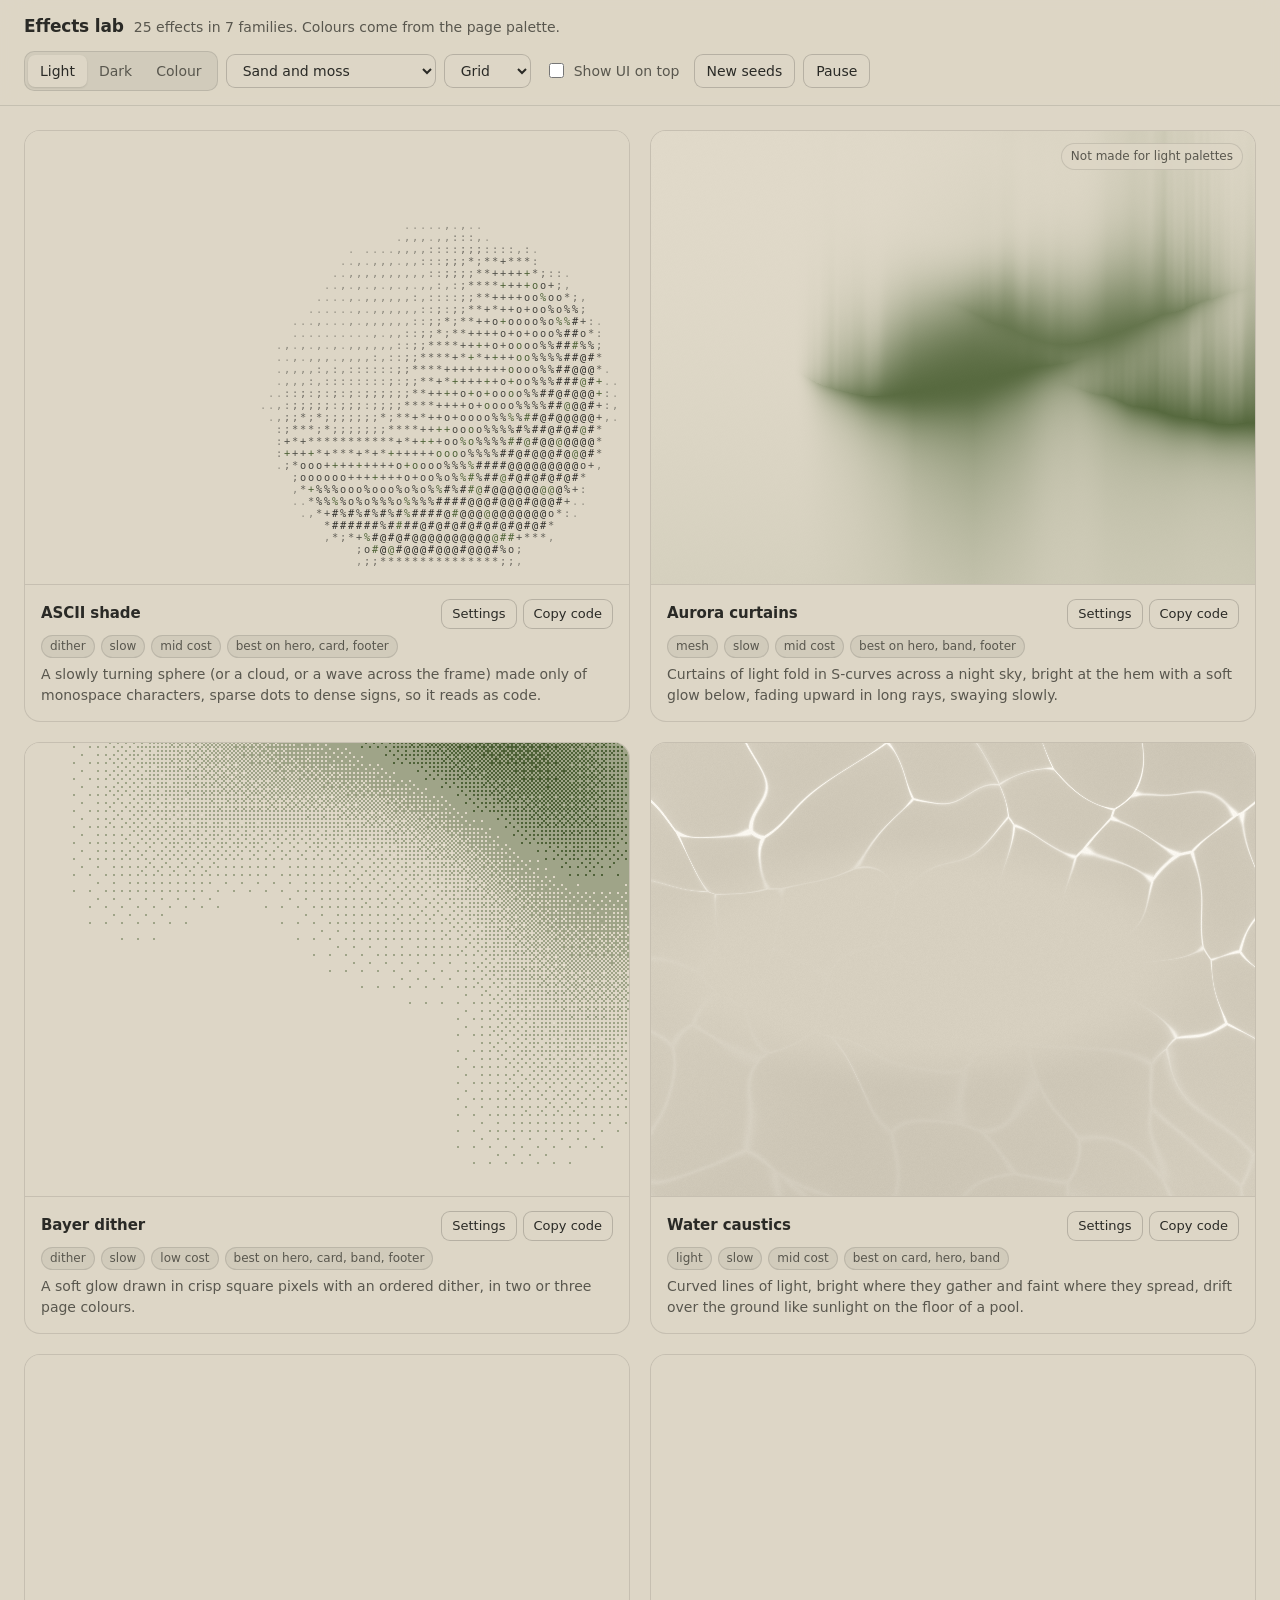
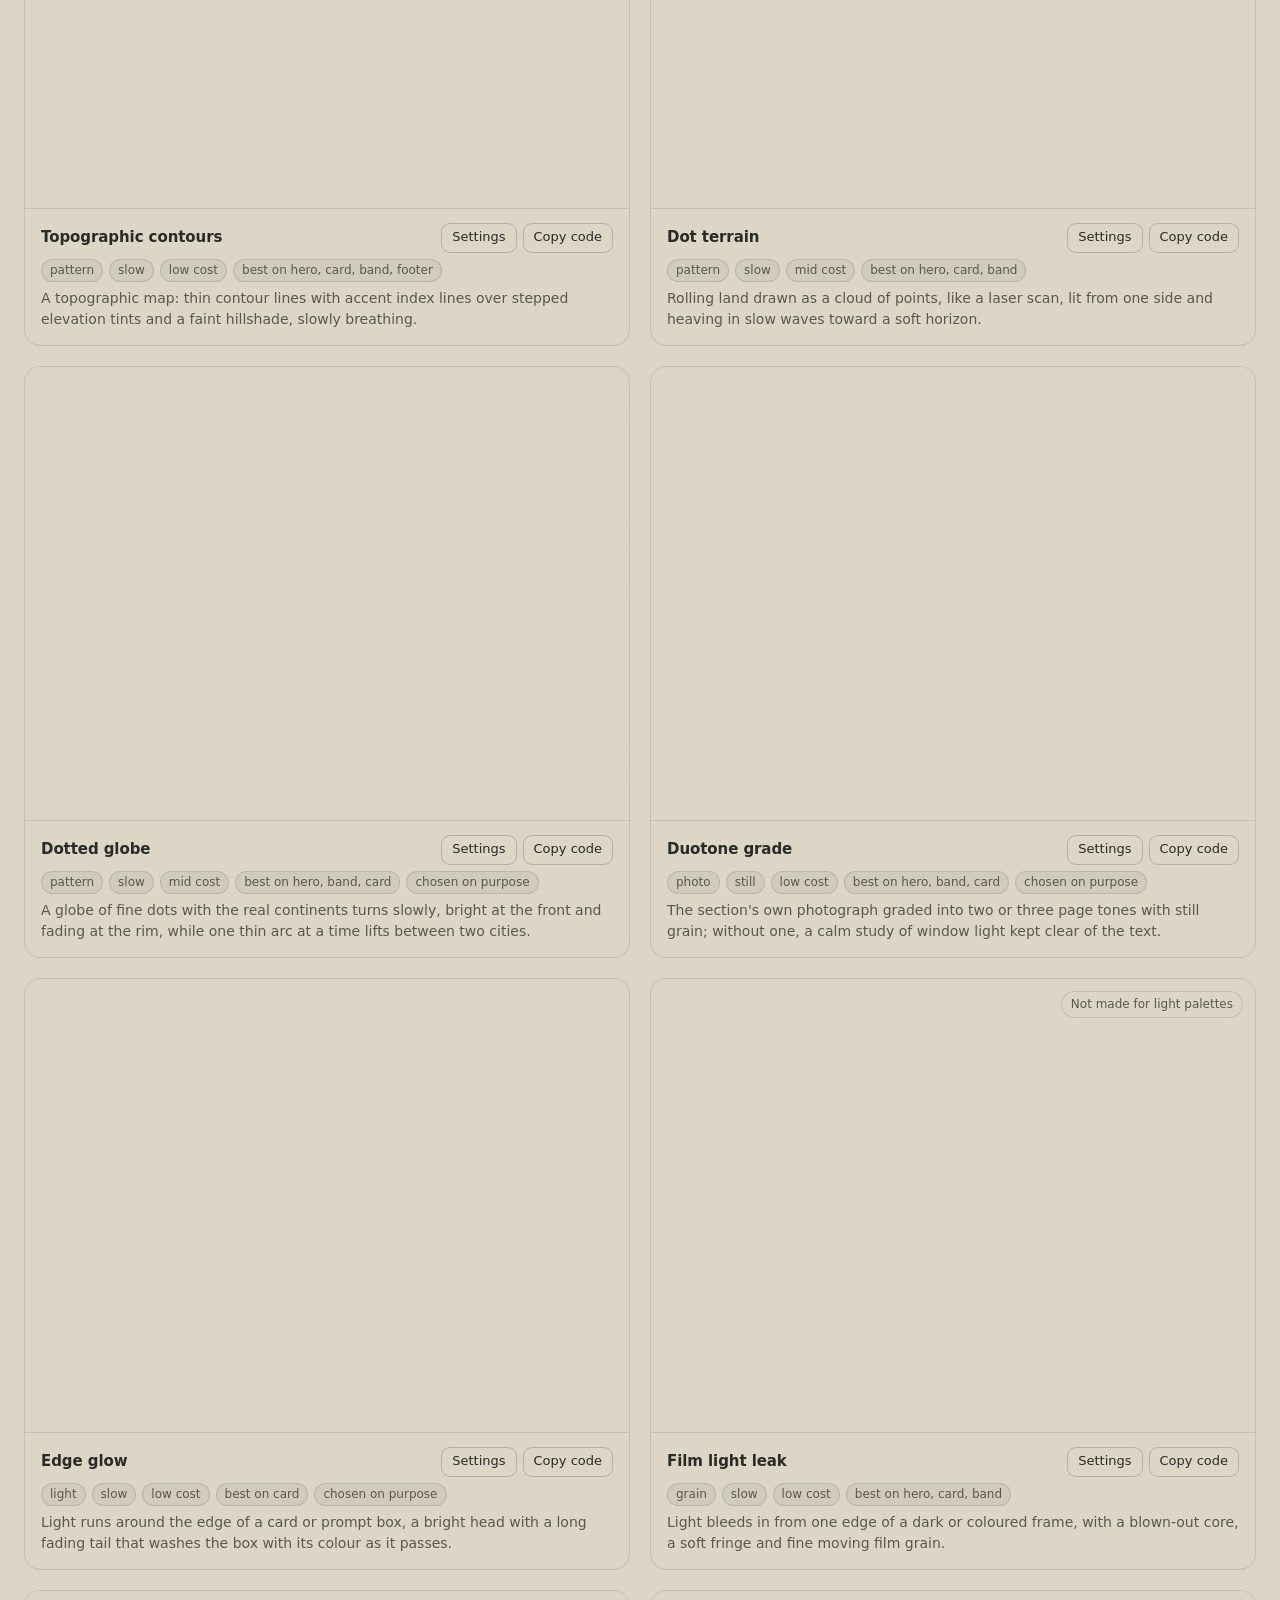
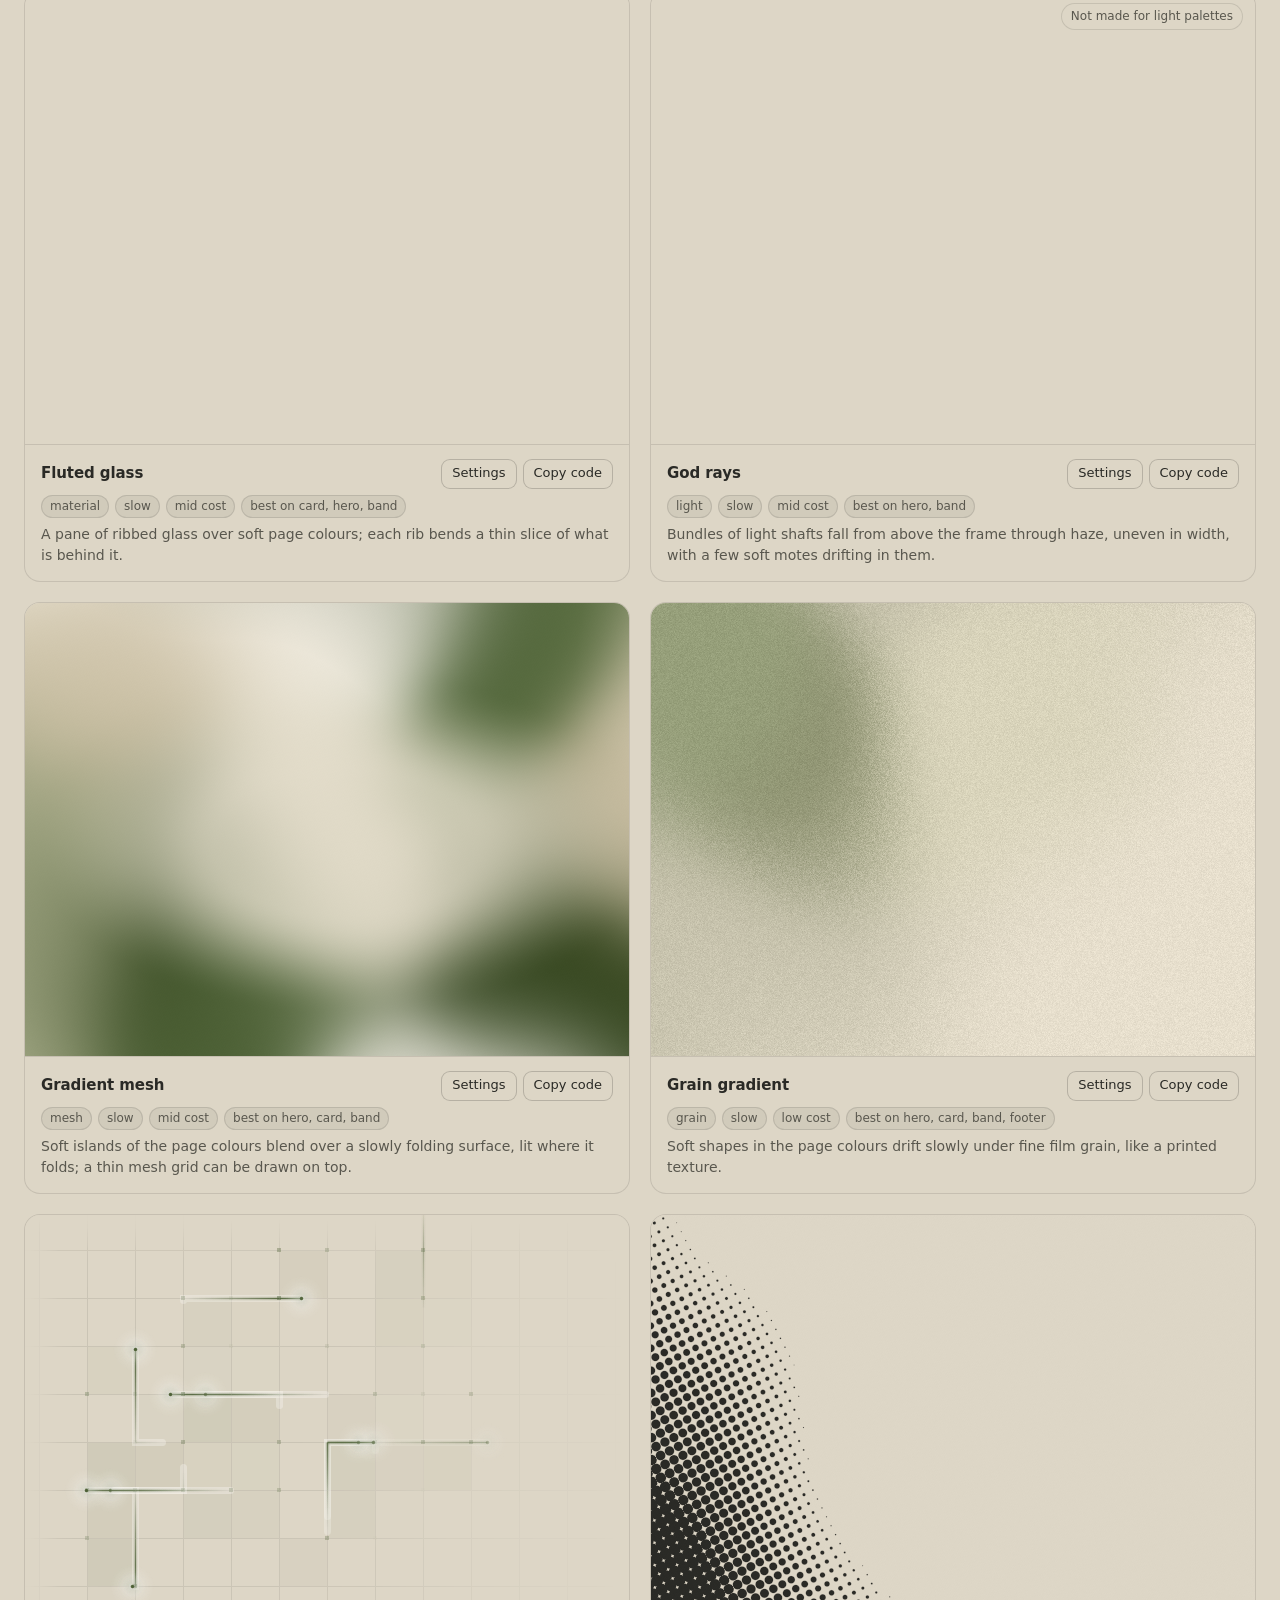
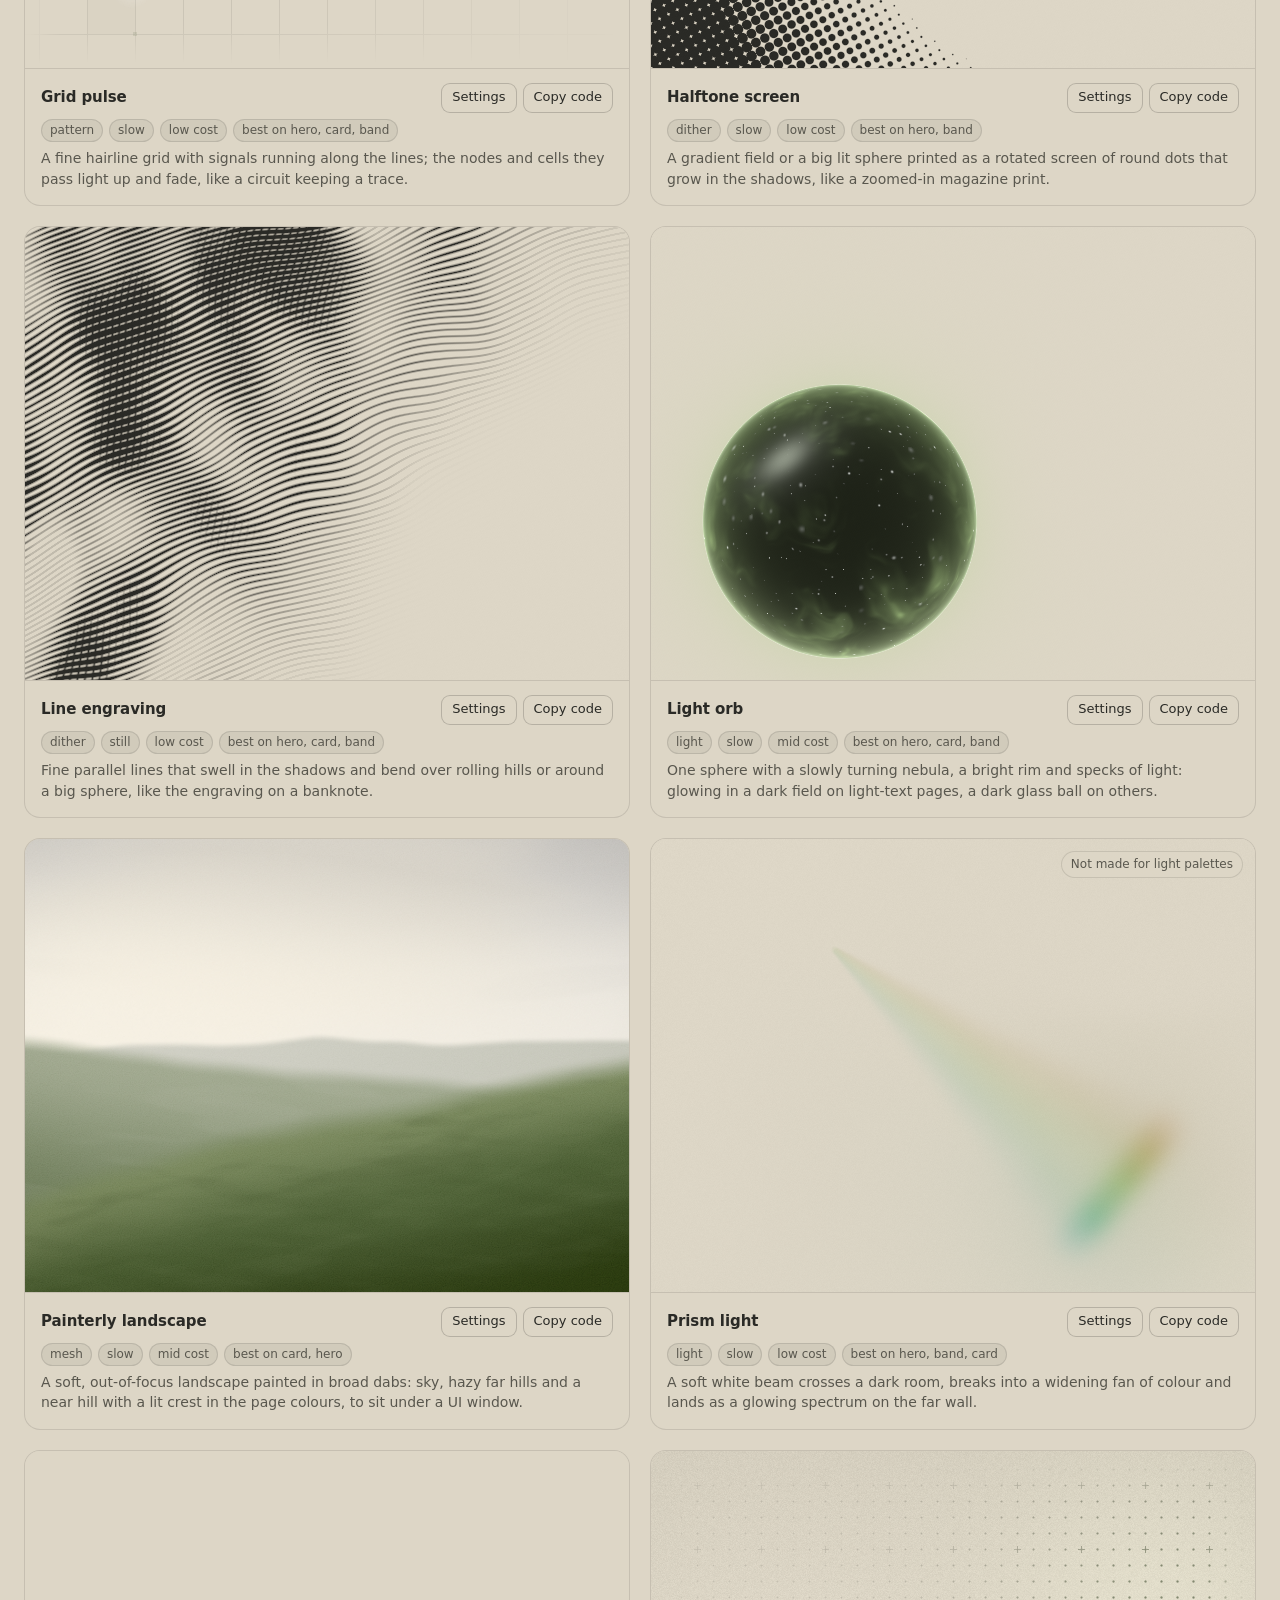
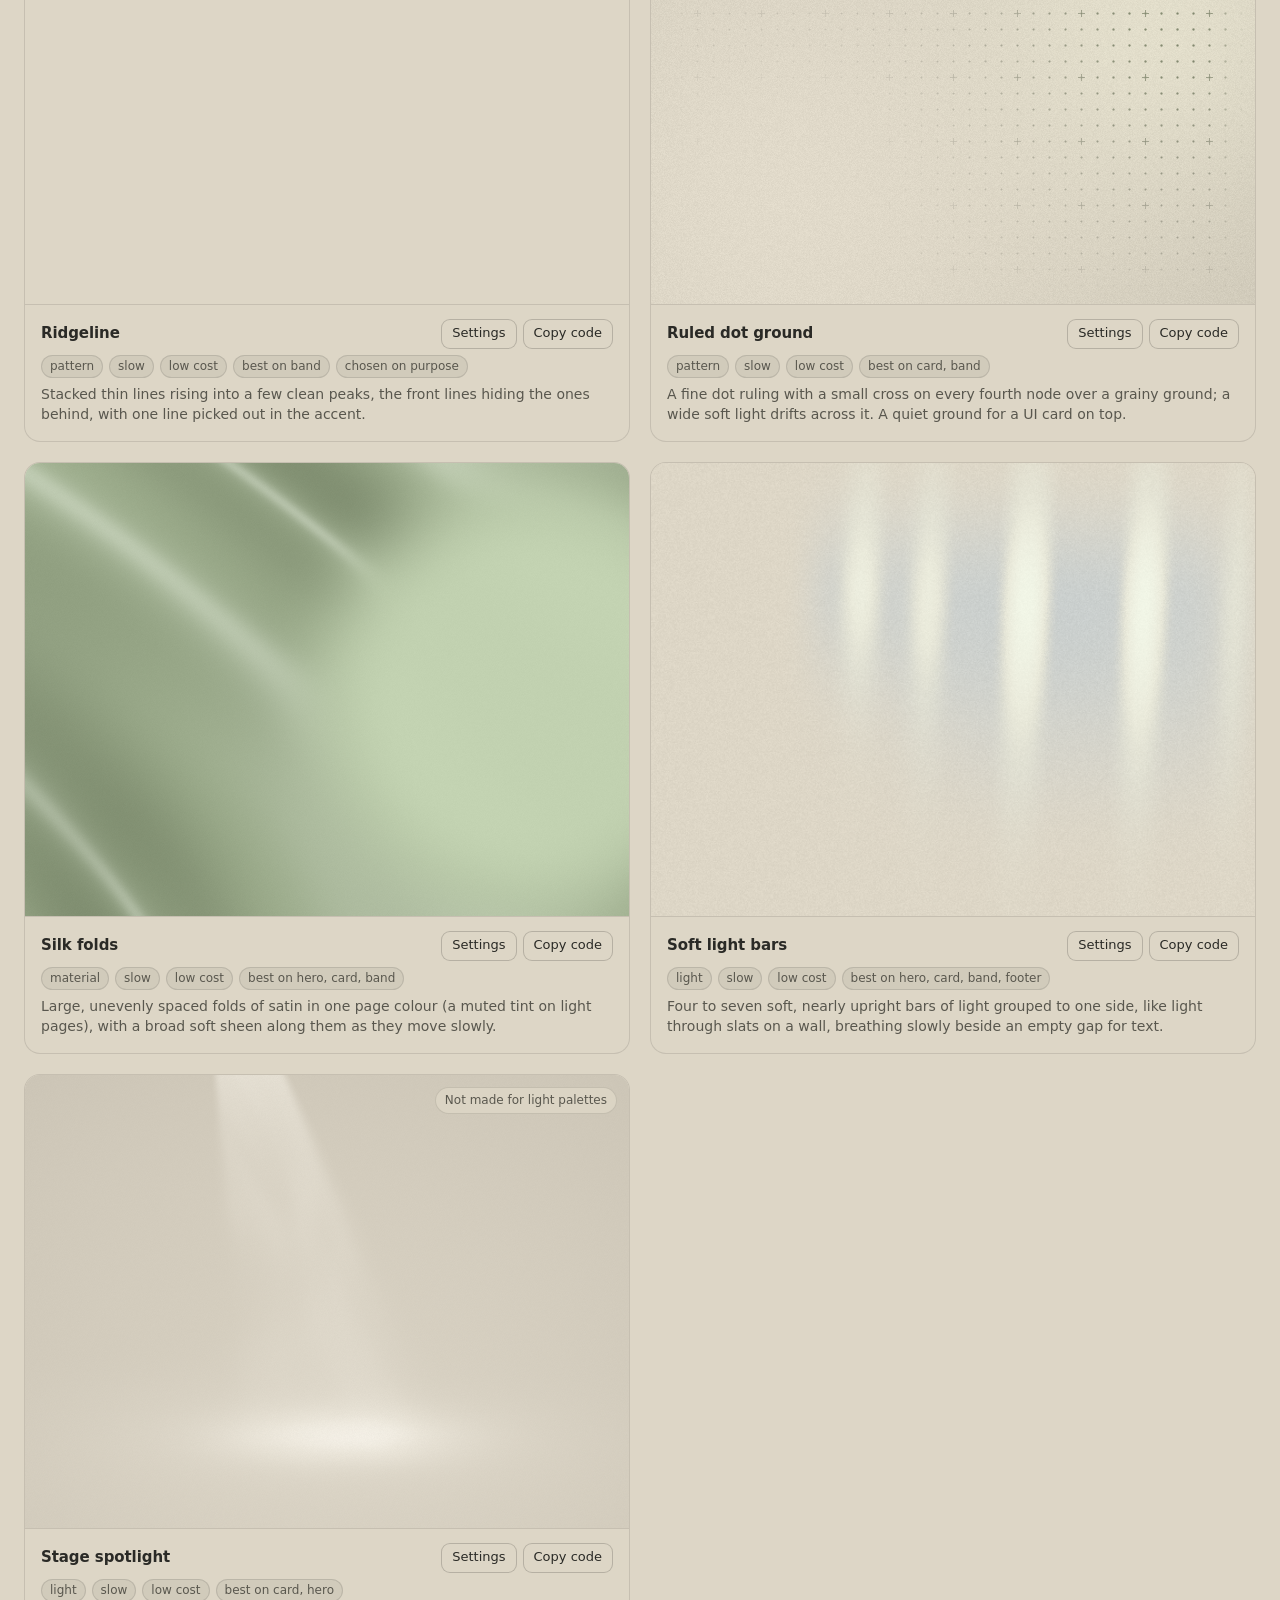
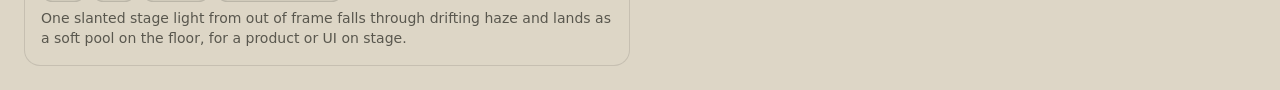
<file: disciplines/editorial-cadence/assets/effects/lab.html>
<!doctype html>
<html lang="en">
<head>
<script>window.__tpGlMax = 16;   /* a gallery shows many live effects at once; a page of a site keeps the default 4 (fx.js) */</script>
<meta charset="utf-8">
<meta name="viewport" content="width=device-width, initial-scale=1">
<title>Effects lab</title>
<link rel="icon" href="data:,">
<style>
  :root {
    --bg: #ddd6c6; --surface: #d2cab8; --ink: #2a2a26; --muted: #59574e; --accent: #4f6238; --accent-ink: #ffffff;
    --line: color-mix(in oklab, var(--ink) 13%, transparent);
    --line-strong: color-mix(in oklab, var(--ink) 22%, transparent);
    --chip: color-mix(in oklab, var(--ink) 6%, var(--bg));
    --radius: 16px;
    color-scheme: light;
  }
  * { box-sizing: border-box; }
  html { -webkit-text-size-adjust: 100%; }
  body {
    margin: 0; background: var(--bg); color: var(--ink);
    font: 14px/1.45 ui-sans-serif, system-ui, -apple-system, "Segoe UI", Roboto, "Helvetica Neue", Arial, sans-serif;
    -webkit-font-smoothing: antialiased;
  }
  button, select, input { font: inherit; color: inherit; }
  .bar {
    position: sticky; top: 0; z-index: 20;
    display: flex; flex-wrap: wrap; align-items: center; justify-content: space-between; gap: 12px 20px;
    padding: 14px 24px; background: color-mix(in oklab, var(--bg) 90%, transparent);
    backdrop-filter: saturate(1.2) blur(14px); -webkit-backdrop-filter: saturate(1.2) blur(14px);
    border-bottom: 1px solid var(--line);
  }
  .title { display: flex; align-items: baseline; gap: 10px; min-width: 0; }
  .title h1 { margin: 0; font-size: 17px; font-weight: 640; letter-spacing: -0.01em; }
  .title p { margin: 0; color: var(--muted); white-space: nowrap; overflow: hidden; text-overflow: ellipsis; }
  .controls { display: flex; flex-wrap: wrap; align-items: center; gap: 8px; }
  .seg { display: inline-flex; padding: 3px; border-radius: 10px; background: var(--chip); border: 1px solid var(--line); }
  .seg button { border: 0; background: transparent; padding: 6px 12px; border-radius: 7px; cursor: pointer; color: var(--muted); }
  .seg button[aria-pressed="true"] { background: var(--bg); color: var(--ink); box-shadow: 0 1px 2px color-mix(in oklab, var(--ink) 14%, transparent); }
  .btn, select {
    height: 34px; padding: 0 12px; border-radius: 9px; border: 1px solid var(--line-strong); background: var(--bg);
    cursor: pointer; display: inline-flex; align-items: center; gap: 6px;
  }
  .btn:hover, select:hover { border-color: color-mix(in oklab, var(--ink) 35%, transparent); }
  .btn.primary { background: var(--ink); color: var(--bg); border-color: var(--ink); }
  label.check { display: inline-flex; align-items: center; gap: 7px; padding: 0 6px; cursor: pointer; color: var(--muted); }
  label.check input { accent-color: var(--accent); width: 15px; height: 15px; }
  select { max-width: 210px; }

  .grid {
    display: grid; gap: 20px; padding: 24px; max-width: 1680px; margin: 0 auto;
    grid-template-columns: repeat(auto-fit, minmax(min(100%, 400px), 1fr));
  }
  body[data-layout="wide"] .grid { grid-template-columns: 1fr; max-width: 1280px; }
  body[data-layout="hero"] .grid { grid-template-columns: 1fr; max-width: none; padding: 0; gap: 0; }
  .tile { border: 1px solid var(--line); border-radius: var(--radius); overflow: hidden; background: var(--bg); display: flex; flex-direction: column; min-width: 0; }
  body[data-layout="hero"] .tile { border-radius: 0; border-width: 0 0 1px; }
  .stage { position: relative; aspect-ratio: 4 / 3; overflow: hidden; }
  body[data-layout="wide"] .stage { aspect-ratio: 16 / 9; }
  body[data-layout="hero"] .stage { aspect-ratio: auto; height: 100vh; min-height: 560px; }
  .stage[data-unfit]::after {
    content: attr(data-unfit); position: absolute; top: 12px; right: 12px; padding: 4px 9px; border-radius: 999px;
    font-size: 12px; background: color-mix(in oklab, var(--bg) 85%, transparent); color: var(--muted); border: 1px solid var(--line);
  }

  /* sample content that sits on the effect */
  .sample { position: absolute; inset: 0; display: none; pointer-events: none; }
  body[data-ui="1"] .sample { display: block; }
  .sample-card {
    position: absolute; left: 22px; bottom: 22px; width: min(232px, calc(100% - 44px));
    display: grid; grid-template-columns: 36px 1fr; gap: 10px; align-items: center;
    padding: 12px 14px 12px 12px; border-radius: 12px; background: var(--surface); color: var(--ink);
    box-shadow: 0 1px 1px color-mix(in oklab, var(--ink) 8%, transparent), 0 10px 30px -12px rgb(0 0 0 / 0.3);
    border: 1px solid color-mix(in oklab, var(--ink) 8%, transparent);
  }
  .sample-card .ic {
    width: 36px; height: 36px; border-radius: 8px; background: var(--bg);
    background-image: radial-gradient(color-mix(in oklab, var(--ink) 55%, transparent) 1.1px, transparent 1.4px);
    background-size: 6px 6px; background-position: 3px 3px; border: 1px solid var(--line);
  }
  .sample-card b { display: block; font-size: 13px; font-weight: 600; }
  .sample-card span { display: block; font-size: 12px; color: var(--muted); font-variant-numeric: tabular-nums; }
  .sample-card .track { grid-column: 1 / -1; height: 4px; border-radius: 4px; background: color-mix(in oklab, var(--ink) 12%, transparent); position: relative; }
  .sample-card .track i { position: absolute; inset: 0 45% 0 0; border-radius: inherit; background: var(--accent); }
  .sample-head { position: absolute; left: 24px; top: 22px; right: 24px; color: var(--ink); }
  .sample-head b { display: block; font-size: clamp(18px, 2.2vw, 30px); font-weight: 640; letter-spacing: -0.02em; line-height: 1.1; max-width: 16ch; }
  .sample-head span { display: block; margin-top: 6px; color: var(--muted); max-width: 34ch; }
  body[data-layout="hero"] .sample-head { left: 48px; top: auto; bottom: 30vh; }
  body[data-layout="hero"] .sample-head b { font-size: clamp(36px, 5vw, 72px); }
  body[data-layout="hero"] .sample-card { left: 48px; bottom: 48px; }

  /* card layout: a feature card with an inset effect panel and a small UI window on it */
  .card-head { display: none; }
  body[data-layout="card"] .grid { grid-template-columns: repeat(auto-fit, minmax(min(100%, 460px), 1fr)); max-width: 1240px; gap: 16px; }
  body[data-layout="card"] .tile { padding: 22px; border: 0; background: color-mix(in oklab, var(--ink) 4.5%, var(--bg)); border-radius: 18px; }
  body[data-layout="card"] .card-head { display: block; }
  .card-head b { display: block; font-size: 15px; font-weight: 620; }
  .card-head p { margin: 4px 0 0; color: var(--muted); max-width: 52ch; }
  body[data-layout="card"] .stage { margin-top: 18px; border-radius: 12px; aspect-ratio: 16 / 10; }
  body[data-layout="card"] .info { display: none; }
  body[data-layout="card"] .sample { display: block; }
  body[data-layout="card"] .sample-head, body[data-layout="card"] .sample-card { display: none; }
  .window { display: none; }
  body[data-layout="card"] .window {
    display: block; position: absolute; left: 50%; top: 54%; transform: translate(-50%, -50%); width: 64%;
    border-radius: 10px; background: var(--surface); color: var(--ink);
    box-shadow: 0 1px 0 color-mix(in oklab, var(--ink) 6%, transparent), 0 18px 40px -16px rgb(0 0 0 / 0.35);
    border: 1px solid color-mix(in oklab, var(--ink) 10%, transparent); overflow: hidden; font-size: 12px;
  }
  .window .wbar { display: flex; align-items: center; gap: 5px; padding: 8px 10px; border-bottom: 1px solid var(--line); }
  .window .wbar i { width: 7px; height: 7px; border-radius: 50%; background: color-mix(in oklab, var(--ink) 22%, transparent); }
  .window .wbar span { margin-left: 8px; color: var(--muted); }
  .window .wbody { padding: 12px 12px 14px; display: grid; gap: 8px; }
  .window .wrow { display: flex; align-items: center; justify-content: space-between; gap: 10px; }
  .window .wrow em { font-style: normal; color: var(--muted); font-variant-numeric: tabular-nums; }
  .window .wbtn { justify-self: start; margin-top: 2px; padding: 5px 10px; border-radius: 7px; background: var(--accent); color: var(--accent-ink); font-weight: 600; }
  .info { padding: 14px 16px 16px; display: grid; gap: 4px; border-top: 1px solid var(--line); }
  body[data-layout="hero"] .info { display: none; }
  .info-top { display: flex; align-items: center; justify-content: space-between; gap: 12px; }
  .info h2 { margin: 0; font-size: 15px; font-weight: 620; letter-spacing: -0.005em; }
  .tags { display: flex; flex-wrap: wrap; gap: 6px; margin: 2px 0 2px; }
  .tags span { font-size: 12px; padding: 2px 8px; border-radius: 999px; background: var(--chip); color: var(--muted); border: 1px solid var(--line); }
  .look { margin: 0; color: var(--muted); }
  .actions { display: flex; gap: 6px; flex: none; }
  .actions .btn { height: 30px; padding: 0 10px; font-size: 13px; }

  .params { display: none; padding: 4px 16px 16px; gap: 10px 18px; grid-template-columns: repeat(auto-fill, minmax(170px, 1fr)); }
  .tile.open .params { display: grid; }
  .param { display: grid; gap: 4px; }
  .param label { display: flex; justify-content: space-between; font-size: 12px; color: var(--muted); }
  .param output { color: var(--ink); font-variant-numeric: tabular-nums; }
  .param input[type=range] { width: 100%; accent-color: var(--ink); margin: 0; }
  .params .row { grid-column: 1 / -1; display: flex; gap: 8px; align-items: center; }
  .params .row input { width: 90px; height: 30px; border-radius: 8px; border: 1px solid var(--line-strong); background: var(--bg); padding: 0 8px; }

  .empty { padding: 80px 24px; text-align: center; color: var(--muted); }
  .toast {
    position: fixed; left: 50%; bottom: 24px; transform: translate(-50%, 20px); opacity: 0; pointer-events: none;
    background: var(--ink); color: var(--bg); padding: 9px 14px; border-radius: 10px; transition: .25s ease; z-index: 30;
  }
  .toast.on { opacity: 1; transform: translate(-50%, 0); }
  @media (max-width: 640px) {
    .bar { padding: 12px 16px; }
    .grid { padding: 16px; gap: 16px; }
    .title p { display: none; }
  }
</style>
</head>
<body data-layout="grid">
<header class="bar">
  <div class="title">
    <h1>Effects lab</h1>
    <p id="count"></p>
  </div>
  <div class="controls">
    <div class="seg" role="group" aria-label="Palette type">
      <button type="button" data-kind="light">Light</button>
      <button type="button" data-kind="dark">Dark</button>
      <button type="button" data-kind="colour">Colour</button>
    </div>
    <select id="pal" aria-label="Palette"></select>
    <select id="layout" aria-label="Layout"><option value="grid">Grid</option><option value="card">Cards</option><option value="wide">Wide</option><option value="hero">Hero</option></select>
    <label class="check"><input type="checkbox" id="ui"> Show UI on top</label>
    <button type="button" class="btn" id="reseed">New seeds</button>
    <button type="button" class="btn" id="pause">Pause</button>
  </div>
</header>
<main class="grid" id="grid"></main>
<div class="toast" id="toast" role="status"></div>
<script id="palettes" type="application/json">[{"id":"white-link-blue","name":"Sheet and biro","bg":"#ffffff","surface":"#f4f4f4","ink":"#111111","muted":"#6b6b6b","accent":"#1a4be0","accentInk":"#ffffff"},{"id":"cool-white-slate","name":"Frost and slate","bg":"#f7f9fa","surface":"#ecf0f2","ink":"#1f3038","muted":"#5d6b72","accent":"#0d7480","accentInk":"#ffffff"},{"id":"rose-grey-green","name":"Rose grey, green","bg":"#ebe5e3","surface":"#e1dad7","ink":"#2b2622","muted":"#6a615d","accent":"#0f7d45","accentInk":"#ffffff"},{"id":"paper-grey-brass","name":"Newsprint and brass","bg":"#e8e8e3","surface":"#dcdcd6","ink":"#181715","muted":"#63625c","accent":"#bfb21a","accentInk":"#181715"},{"id":"stone-blueprint","name":"Stone and blueprint","bg":"#dfdedb","surface":"#d3d2ce","ink":"#26251e","muted":"#5f5d55","accent":"#2456d6","accentInk":"#ffffff"},{"id":"white-navy-tab","name":"Navy on white","bg":"#ffffff","surface":"#f4f4f2","ink":"#1f2b4d","muted":"#6a7186","accent":"#f7941d","accentInk":"#1f2b4d"},{"id":"three-stones","name":"Three stones","bg":"#eeecea","surface":"#e4e1dd","ink":"#333231","muted":"#6b6763","accent":"#5c6b54","accentInk":"#ffffff"},{"id":"putty-black-teal","name":"Putty and black","bg":"#dedad3","surface":"#d3cec6","ink":"#0a0a0a","muted":"#5c5852","accent":"#256f82","accentInk":"#ffffff"},{"id":"moss-sand","name":"Sand and moss","bg":"#ddd6c6","surface":"#d2cab8","ink":"#2a2a26","muted":"#59574e","accent":"#4f6238","accentInk":"#ffffff"},{"id":"green-mat-chocolate","name":"Bone, green, chocolate","bg":"#e5e1d8","surface":"#dad5ca","ink":"#2a1d17","muted":"#6b5b51","accent":"#456f3a","accentInk":"#ffffff"},{"id":"lunar-grey-bronze","name":"Lunar and bronze","bg":"#111111","surface":"#1c1c1c","ink":"#f2f2f2","muted":"#8f8f8f","accent":"#a08672","accentInk":"#111111"},{"id":"blue-black-cornflower","name":"Night and sky blue","bg":"#0a0d14","surface":"#131824","ink":"#e9edf3","muted":"#8891a1","accent":"#5ab9fc","accentInk":"#0a0d14"},{"id":"green-black-bone","name":"Green-black and bone","bg":"#161c1a","surface":"#1f2725","ink":"#e3e2da","muted":"#8e948d","accent":"#9fc7b8","accentInk":"#161c1a"},{"id":"black-crimson","name":"Black and crimson","bg":"#0a0a0a","surface":"#151515","ink":"#efefef","muted":"#8c8c8c","accent":"#b11226","accentInk":"#ffffff"},{"id":"forest-pale-lime","name":"Forest and lime","bg":"#0f1f10","surface":"#162a17","ink":"#ffffff","muted":"#9aa39a","accent":"#c6f19d","accentInk":"#0f1f10"},{"id":"charcoal-room-sage","name":"Charcoal and sage","bg":"#1c1c1c","surface":"#262626","ink":"#f1f1ef","muted":"#9a9b96","accent":"#8fa68e","accentInk":"#1c1c1c"},{"id":"warm-black-gold","name":"Warm black, gold","bg":"#0c0a08","surface":"#181512","ink":"#ffffff","muted":"#8f8a84","accent":"#c9a45a","accentInk":"#0c0a08"},{"id":"graphite-safety-orange","name":"Graphite and orange","bg":"#18191b","surface":"#222427","ink":"#eff0f1","muted":"#9c9ea3","accent":"#ff4a1f","accentInk":"#18191b"},{"id":"soot-pale-lime","name":"Soot and lime","bg":"#0f0f0f","surface":"#1a1a1a","ink":"#ffffff","muted":"#8f8f8f","accent":"#dafa9c","accentInk":"#0f0f0f"},{"id":"plum-black-pink","name":"Plum-black and pink","bg":"#0d060b","surface":"#1b0e17","ink":"#ffffff","muted":"#9a8f97","accent":"#ff488b","accentInk":"#0d060b"},{"id":"white-signal-red","name":"Signal red, white","bg":"#ffffff","surface":"#f2f2f2","ink":"#0a0a0a","muted":"#6b6b6b","accent":"#d92b21","accentInk":"#ffffff"},{"id":"white-mint-tiles","name":"Greys and mint","bg":"#ffffff","surface":"#f3f3f3","ink":"#232323","muted":"#6e6e6e","accent":"#a1ffcb","accentInk":"#232323"},{"id":"cool-grey-cobalt","name":"Cool grey, cobalt","bg":"#eef0f3","surface":"#e2e5ea","ink":"#0b0c0e","muted":"#5d6470","accent":"#1f2de6","accentInk":"#ffffff"},{"id":"offwhite-bottle-yellow","name":"Bottle ink, yellow","bg":"#f7f7f7","surface":"#ebebeb","ink":"#0d2a1c","muted":"#5f6b64","accent":"#f6e016","accentInk":"#0d2a1c"},{"id":"teal-on-paper","name":"Teal on paper","bg":"#f7f9f8","surface":"#ebf0ee","ink":"#06525c","muted":"#2f737d","accent":"#06525c","accentInk":"#f7f9f8"},{"id":"navy-pink","name":"Navy and pink","bg":"#1a2039","surface":"#212846","ink":"#f9a3c0","muted":"#b9879c","accent":"#f9a3c0","accentInk":"#1a2039"},{"id":"blush-aubergine","name":"Blush and aubergine","bg":"#edccbe","surface":"#e8c2b2","ink":"#351a2b","muted":"#6c4857","accent":"#351a2b","accentInk":"#edccbe"},{"id":"cobalt-on-sand","name":"Cobalt on sand","bg":"#e6dbc7","surface":"#ddd0b9","ink":"#062b8a","muted":"#3a5aa8","accent":"#062b8a","accentInk":"#e6dbc7"},{"id":"oxblood-grey","name":"Oxblood and grey","bg":"#e2e2e2","surface":"#d6d6d6","ink":"#7d0c14","muted":"#7a4a4e","accent":"#7d0c14","accentInk":"#e2e2e2"},{"id":"olive-on-bone","name":"Olive on bone","bg":"#ecebe7","surface":"#e1dfd9","ink":"#38450f","muted":"#5d683a","accent":"#38450f","accentInk":"#ecebe7"},{"id":"burgundy-bubblegum","name":"Burgundy and bubblegum","bg":"#3d0012","surface":"#4d0519","ink":"#ff99d3","muted":"#c77aa0","accent":"#ff99d3","accentInk":"#3d0012"},{"id":"bottle-green-gold","name":"Bottle green, gold","bg":"#133621","surface":"#1a4429","ink":"#f4d96c","muted":"#b3a55e","accent":"#f4d96c","accentInk":"#133621"},{"id":"cobalt-field","name":"Cobalt field","bg":"#0034eb","surface":"#002fd6","ink":"#ffffff","muted":"#dfe4f2","accent":"#e9e34a","accentInk":"#111111"},{"id":"mustard-field","name":"Mustard and black","bg":"#e1ac10","surface":"#cd9d0f","ink":"#0b0b0b","muted":"#4d3d0a","accent":"#24338f","accentInk":"#ffffff"},{"id":"carmine-field","name":"Carmine field","bg":"#9c1220","surface":"#8a101c","ink":"#ffffff","muted":"#f0b9bd","accent":"#ffd9dc","accentInk":"#9c1220"},{"id":"pink-field-lime","name":"Bubblegum and lime","bg":"#ff87ab","surface":"#ff739d","ink":"#0a0a0a","muted":"#6b1f3a","accent":"#def915","accentInk":"#0a0a0a"},{"id":"sky-field-navy","name":"Sky and navy","bg":"#6bb4ee","surface":"#7dbdf0","ink":"#0e1822","muted":"#1b3d5c","accent":"#ff5a1f","accentInk":"#0e1822"},{"id":"orange-field-black","name":"Orange and black","bg":"#ff7a1f","surface":"#ff8633","ink":"#050f16","muted":"#5a2306","accent":"#050f16","accentInk":"#ff7a1f"},{"id":"tobacco-olive","name":"Tobacco and olive","bg":"#472913","surface":"#55321a","ink":"#e4e0cf","muted":"#b39f84","accent":"#525e1b","accentInk":"#e4e0cf"},{"id":"poster-chapters","name":"Poster chapters","bg":"#e6e0d2","surface":"#dcd5c5","ink":"#1a1a1a","muted":"#5f5b52","accent":"#18bc42","accentInk":"#1a1a1a"},{"id":"blue-red-black","name":"Blue, red, black","bg":"#ffffff","surface":"#f3f3f3","ink":"#0a0a0a","muted":"#6b6b6b","accent":"#1f30e0","accentInk":"#ffffff"},{"id":"charcoal-primaries","name":"Charcoal and primaries","bg":"#191919","surface":"#242424","ink":"#ffffff","muted":"#9a9a9a","accent":"#0c7866","accentInk":"#ffffff"},{"id":"ultramarine-yellow","name":"Ultramarine and yellow","bg":"#1423b8","surface":"#1220a6","ink":"#ffffff","muted":"#e4e2d6","accent":"#1fc27a","accentInk":"#0a0a0a"},{"id":"candy-chapters","name":"Candy chapters","bg":"#ffd249","surface":"#f5c63c","ink":"#0a0a0a","muted":"#5e4a0a","accent":"#f53fd6","accentInk":"#0a0a0a"},{"id":"orange-sky-lime","name":"Orange, sky, lime","bg":"#ff8126","surface":"#ff8d3a","ink":"#111111","muted":"#5c2a05","accent":"#de194b","accentInk":"#ffffff"},{"id":"post-red-mustard","name":"Post red, mustard","bg":"#e2dccf","surface":"#d7d0c1","ink":"#2a1110","muted":"#6b524c","accent":"#4a6f84","accentInk":"#ffffff"},{"id":"mint-orange-grey","name":"Grey, mint, orange","bg":"#ffffff","surface":"#f5f5f5","ink":"#000000","muted":"#666666","accent":"#a7ff9c","accentInk":"#000000"},{"id":"report-blocks","name":"Report blocks","bg":"#ffffff","surface":"#f6f6f6","ink":"#000000","muted":"#5f5f5f","accent":"#fe7141","accentInk":"#000000"},{"id":"card-pastels","name":"Card pastels","bg":"#f7f7f5","surface":"#ebebe8","ink":"#000000","muted":"#666662","accent":"#d0106f","accentInk":"#ffffff"},{"id":"mint-pink-accounts","name":"Mint and pink","bg":"#f8f8f8","surface":"#eeeeee","ink":"#0a0a0a","muted":"#6a6a6a","accent":"#1f6b3a","accentInk":"#ffffff"},{"id":"swap-pastels","name":"Swapping pastels","bg":"#c3d7e5","surface":"#d0e0eb","ink":"#141414","muted":"#4a5068","accent":"#0f5257","accentInk":"#ffffff"},{"id":"blush-sage-slate","name":"Blush, sage, slate","bg":"#a6b3bc","surface":"#b2bdc5","ink":"#1c1c1c","muted":"#38424a","accent":"#2c3620","accentInk":"#e3e2da"},{"id":"candy-on-black","name":"Candy on black","bg":"#000000","surface":"#0d0d0d","ink":"#ffffff","muted":"#999999","accent":"#93f1f7","accentInk":"#000000"},{"id":"sky-sand","name":"Sky and sand","bg":"#cbe4f2","surface":"#bcdcee","ink":"#0a0a0a","muted":"#44606e","accent":"#b0298f","accentInk":"#ffffff"},{"id":"studio-grey","name":"Studio grey","bg":"#a8a8aa","surface":"#b4b4b6","ink":"#0e0e0e","muted":"#3a3a3c","accent":"#1f5c49","accentInk":"#ffffff"},{"id":"walnut-tan","name":"Walnut and tan","bg":"#2b2216","surface":"#382d1e","ink":"#e4e2da","muted":"#a39a8b","accent":"#bda38b","accentInk":"#2b2216"}]</script>
<script id="presets" type="application/json">{"light":"moss-sand","dark":"blue-black-cornflower","colour":"cobalt-field"}</script>
<script type="module">
  import fx from './fx.js';

  const q = new URLSearchParams(location.search);
  const PALETTES = JSON.parse(document.getElementById('palettes').textContent);
  const PRESETS = JSON.parse(document.getElementById('presets').textContent);
  const byId = Object.fromEntries(PALETTES.map(p => [p.id, p]));
  const $ = s => document.querySelector(s);
  const grid = $('#grid');

  if (q.has('fallback')) fx.config.forceFallback = true;
  if (q.has('webgl1')) fx.config.forceWebGL1 = true;
  if (q.has('time')) fx.setClock(+q.get('time'));
  document.body.dataset.layout = ['wide', 'hero', 'card'].includes(q.get('layout')) ? q.get('layout') : 'grid';
  $('#layout').value = document.body.dataset.layout;
  $('#layout').addEventListener('change', e => { document.body.dataset.layout = e.target.value; syncUrl(); });
  document.body.dataset.ui = q.get('ui') === '1' ? '1' : '0';
  $('#ui').checked = document.body.dataset.ui === '1';

  let palette = pickPalette(q.get('palette') || 'light');
  let paused = false;
  const tiles = [];

  function pickPalette(key) {
    const id = PRESETS[key] || key;
    return byId[id] || byId[PRESETS.light] || PALETTES[0];
  }
  function applyPalette(p) {
    const r = document.documentElement.style;
    r.setProperty('--bg', p.bg); r.setProperty('--surface', p.surface); r.setProperty('--ink', p.ink);
    r.setProperty('--muted', p.muted); r.setProperty('--accent', p.accent); r.setProperty('--accent-ink', p.accentInk);
    document.documentElement.style.colorScheme = fx.paletteKind(p) === 'light' ? 'light' : 'dark';
    const kind = fx.paletteKind(p);
    for (const b of document.querySelectorAll('.seg button')) b.setAttribute('aria-pressed', String(PRESETS[b.dataset.kind] === p.id));
    $('#pal').value = p.id;
    for (const t of tiles) {
      const fits = t.meta.palettes.includes(kind);
      if (fits) t.stage.removeAttribute('data-unfit'); else t.stage.setAttribute('data-unfit', `Not made for ${kind} palettes`);
      t.ctrl?.setPalette(fx.normalizePalette(p));
    }
  }
  function toast(msg) {
    const el = $('#toast'); el.textContent = msg; el.classList.add('on');
    clearTimeout(toast.t); toast.t = setTimeout(() => el.classList.remove('on'), 1600);
  }
  const fmt = (v, d) => (d.step && d.step >= 1 ? String(Math.round(v)) : (+v).toFixed(2));

  function snippet(t) {
    const p = t.ctrl.params, d = t.meta.params || {};
    const changed = Object.fromEntries(Object.entries(p).filter(([k, v]) => d[k] && v !== d[k].default));
    const attrs = [`data-fx="${t.meta.id}"`, `data-fx-seed="${t.ctrl.seed}"`];
    if (Object.keys(changed).length) attrs.push(`data-fx-params='${JSON.stringify(changed)}'`);
    return `<div ${attrs.join(' ')}></div>`;
  }

  function buildTile(meta, i) {
    const tile = document.createElement('article');
    tile.className = 'tile';
    tile.dataset.id = meta.id;
    tile.innerHTML = `
      <div class="card-head"><b></b><p></p></div>
      <div class="stage">
        <div class="sample" aria-hidden="true">
          <div class="window"><div class="wbar"><i></i><i></i><i></i><span>Settings</span></div>
            <div class="wbody"><div class="wrow"><span>Grain</span><em>0.60</em></div><div class="wrow"><span>Speed</span><em>0.50</em></div><span class="wbtn">Apply</span></div></div>
          <div class="sample-head"><b>A headline sits here</b><span>Secondary text, to check contrast on the effect.</span></div>
          <div class="sample-card"><div class="ic"></div><div><b></b><span></span></div><div class="track"><i></i></div></div>
        </div>
      </div>
      <div class="info">
        <div class="info-top">
          <h2></h2>
          <div class="actions">
            <button type="button" class="btn" data-act="params" aria-expanded="false">Settings</button>
            <button type="button" class="btn" data-act="copy">Copy code</button>
          </div>
        </div>
        <div class="tags"></div>
        <p class="look"></p>
      </div>
      <div class="params"></div>`;
    tile.querySelector('h2').textContent = meta.name;
    tile.querySelector('.card-head b').textContent = meta.name;
    tile.querySelector('.card-head p').textContent = meta.look;
    tile.querySelector('.window .wbar span').textContent = meta.name;
    const wk = Object.keys(meta.params || {}).slice(0, 2);
    tile.querySelectorAll('.window .wrow').forEach((row, n) => {
      const k = wk[n];
      if (!k) { row.remove(); return; }
      row.querySelector('span').textContent = k[0].toUpperCase() + k.slice(1);
      row.querySelector('em').textContent = fmt(meta.params[k].default, meta.params[k]);
    });
    tile.querySelector('.look').textContent = meta.look;
    tile.querySelector('.sample-card b').textContent = meta.name;
    const keys = Object.keys(meta.params || {}).slice(0, 2);
    tile.querySelector('.sample-card span').textContent = keys.map(k => `${k} ${fmt(meta.params[k].default, meta.params[k])}`).join(' · ');
    const tags = [meta.family, meta.motion, `${meta.cost} cost`, `best on ${meta.bestOn.join(', ')}`, ...(meta.random === false ? ['chosen on purpose'] : [])];
    tile.querySelector('.tags').append(...tags.map(s => Object.assign(document.createElement('span'), { textContent: s })));
    const stage = tile.querySelector('.stage');
    const seed = q.has('seed') ? (+q.get('seed') + i * 101) : 1000 + i * 37;
    const t = { meta, tile, stage, seed, ctrl: null };
    tile.querySelector('[data-act="copy"]').addEventListener('click', async () => {
      if (!t.ctrl) return;
      try { await navigator.clipboard.writeText(snippet(t)); toast('Code copied'); }
      catch (_) { prompt('Copy this code', snippet(t)); }
    });
    tile.querySelector('[data-act="params"]').addEventListener('click', e => {
      const open = tile.classList.toggle('open');
      e.currentTarget.setAttribute('aria-expanded', String(open));
    });
    buildParams(t);
    return t;
  }

  function buildParams(t) {
    const box = t.tile.querySelector('.params');
    box.innerHTML = '';
    for (const [k, d] of Object.entries(t.meta.params || {})) {
      const id = `${t.meta.id}-${k}`;
      const row = document.createElement('div');
      row.className = 'param';
      row.innerHTML = `<label for="${id}"><span>${k}</span><output></output></label><input type="range" id="${id}">`;
      const inp = row.querySelector('input'), out = row.querySelector('output');
      inp.min = d.min; inp.max = d.max; inp.step = d.step || (d.max - d.min) / 100; inp.value = d.default;
      out.textContent = fmt(d.default, d);
      inp.addEventListener('input', () => { out.textContent = fmt(+inp.value, d); t.ctrl?.set({ [k]: +inp.value }); });
      box.append(row);
    }
    const row = document.createElement('div');
    row.className = 'row';
    row.innerHTML = `<span>Seed</span><input type="number" min="0" max="9999" step="1"><button type="button" class="btn">Reset</button>`;
    const seedIn = row.querySelector('input');
    seedIn.value = t.seed;
    seedIn.addEventListener('change', () => { t.seed = +seedIn.value || 0; remount(t); });
    row.querySelector('button').addEventListener('click', () => { buildParams(t); remount(t); });
    box.append(row);
  }

  async function remount(t, params) {
    t.ctrl = await fx.mount(t.stage, t.meta.id, { palette: fx.normalizePalette(palette), params: params || currentParams(t), seed: t.seed });
    if (paused) t.ctrl.pause();
    t.tile.querySelector('.params .row input').value = t.seed;
    // the seed may place the calm area and focal point (fx.compose): show the values in use
    for (const [k, d] of Object.entries(t.meta.params || {})) {
      const inp = t.tile.querySelector(`#${t.meta.id}-${k}`);
      if (inp && t.ctrl.params[k] != null) { inp.value = t.ctrl.params[k]; inp.previousElementSibling.querySelector('output').textContent = fmt(t.ctrl.params[k], d); }
    }
  }
  function currentParams(t) {
    const out = {};
    for (const inp of t.tile.querySelectorAll('.param input')) out[inp.id.slice(t.meta.id.length + 1)] = +inp.value;
    return out;
  }

  // controls
  for (const b of document.querySelectorAll('.seg button')) {
    b.addEventListener('click', () => { palette = pickPalette(b.dataset.kind); applyPalette(palette); syncUrl(); });
  }
  const sel = $('#pal');
  const groups = { light: [], dark: [], colour: [] };
  for (const p of PALETTES) groups[fx.paletteKind(p)].push(p);
  for (const [k, list] of Object.entries(groups)) {
    const og = document.createElement('optgroup');
    og.label = k[0].toUpperCase() + k.slice(1);
    for (const p of list) og.append(new Option(p.name, p.id));
    sel.append(og);
  }
  sel.addEventListener('change', () => { palette = pickPalette(sel.value); applyPalette(palette); syncUrl(); });
  $('#ui').addEventListener('change', e => {
    document.body.dataset.ui = e.target.checked ? '1' : '0';
    syncUrl();
    // a page puts the calm area where its text is; with the sample text on, do the same
    const calm = textCalm();
    for (const t of tiles) remount(t, calm ? { ...currentParams(t), ...calm } : {});
  });
  $('#layout').addEventListener('change', () => {
    const calm = textCalm();
    if (calm) for (const t of tiles) remount(t, { ...currentParams(t), ...calm });
  });
  // where the sample headline sits (0..1 of the frame), or null when no text is on the effect
  function textCalm() {
    const layout = document.body.dataset.layout;
    if (document.body.dataset.ui !== '1' || layout === 'card') return null;
    return layout === 'hero' ? { calmX: 0.2, calmY: 0.62 } : { calmX: 0.2, calmY: 0.18 };
  }
  $('#reseed').addEventListener('click', () => {
    for (const t of tiles) { t.seed = Math.floor(Math.random() * 10000); remount(t); }
  });
  $('#pause').addEventListener('click', e => {
    paused = !paused;
    e.currentTarget.textContent = paused ? 'Play' : 'Pause';
    for (const t of tiles) paused ? t.ctrl?.pause() : t.ctrl?.resume();
  });
  function syncUrl() {
    const u = new URL(location.href);
    u.searchParams.set('palette', palette.id);
    if (document.body.dataset.ui === '1') u.searchParams.set('ui', '1'); else u.searchParams.delete('ui');
    if (document.body.dataset.layout !== 'grid') u.searchParams.set('layout', document.body.dataset.layout); else u.searchParams.delete('layout');
    history.replaceState(null, '', u);
  }

  // load
  let index;
  try { index = await fetch('./index.json', { cache: 'no-store' }).then(r => { if (!r.ok) throw new Error(r.status); return r.json(); }); }
  catch (err) { grid.innerHTML = '<p class="empty">index.json did not load. Run: node scripts/effects.mjs index, and serve this folder over http.</p>'; throw err; }
  let list = index.effects || [];
  const only = (q.get('only') || '').split(',').map(s => s.trim()).filter(Boolean);
  if (only.length) list = only.map(id => list.find(e => e.id === id)).filter(Boolean);
  if (q.get('family')) list = list.filter(e => e.family === q.get('family'));
  const kinds = new Set(list.map(e => e.family));
  $('#count').textContent = `${list.length} effect${list.length === 1 ? '' : 's'} in ${kinds.size} famil${kinds.size === 1 ? 'y' : 'ies'}. Colours come from the page palette.`;
  if (!list.length) grid.innerHTML = '<p class="empty">No effects match.</p>';
  list.forEach((meta, i) => { const t = buildTile(meta, i); tiles.push(t); grid.append(t.tile); });
  applyPalette(palette);
  await Promise.all(tiles.map(t => remount(t, { ...(textCalm() || {}) })));
  document.documentElement.dataset.ready = '1';
</script>
</body>
</html>
</file>
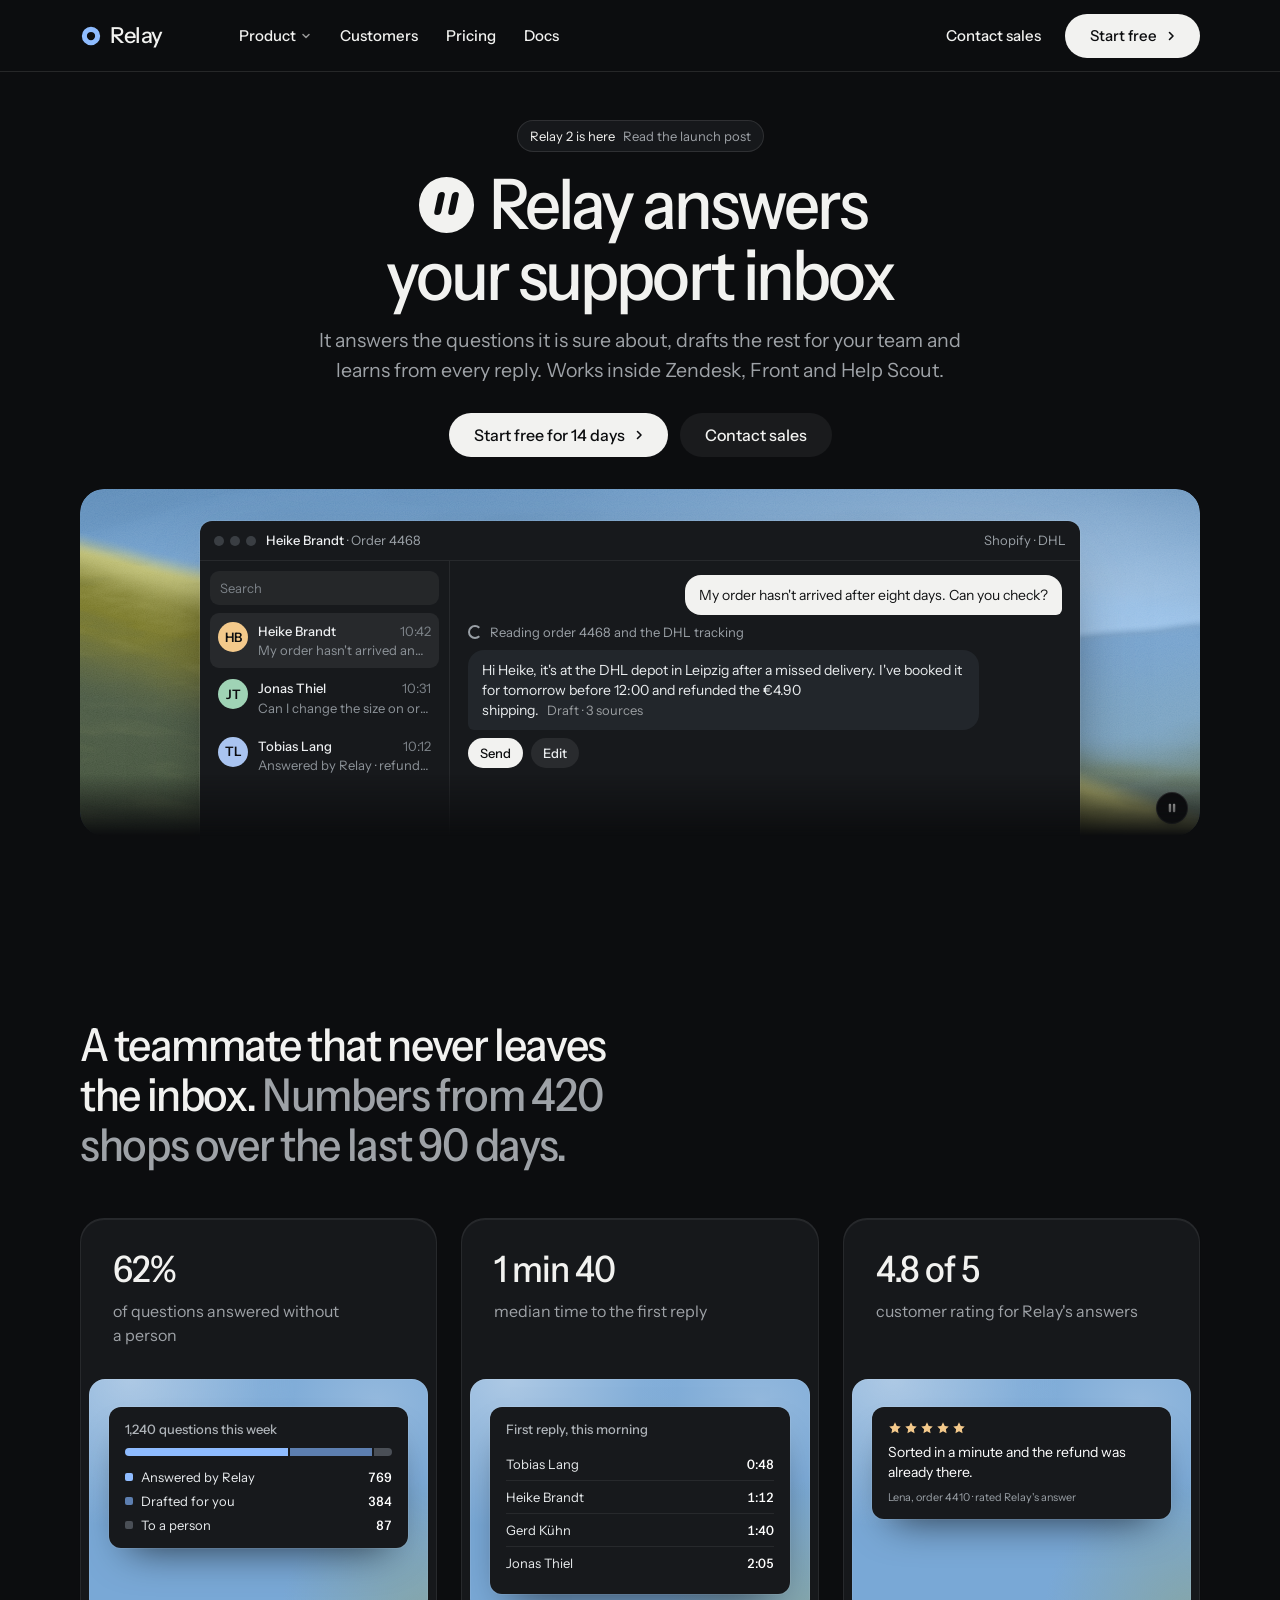
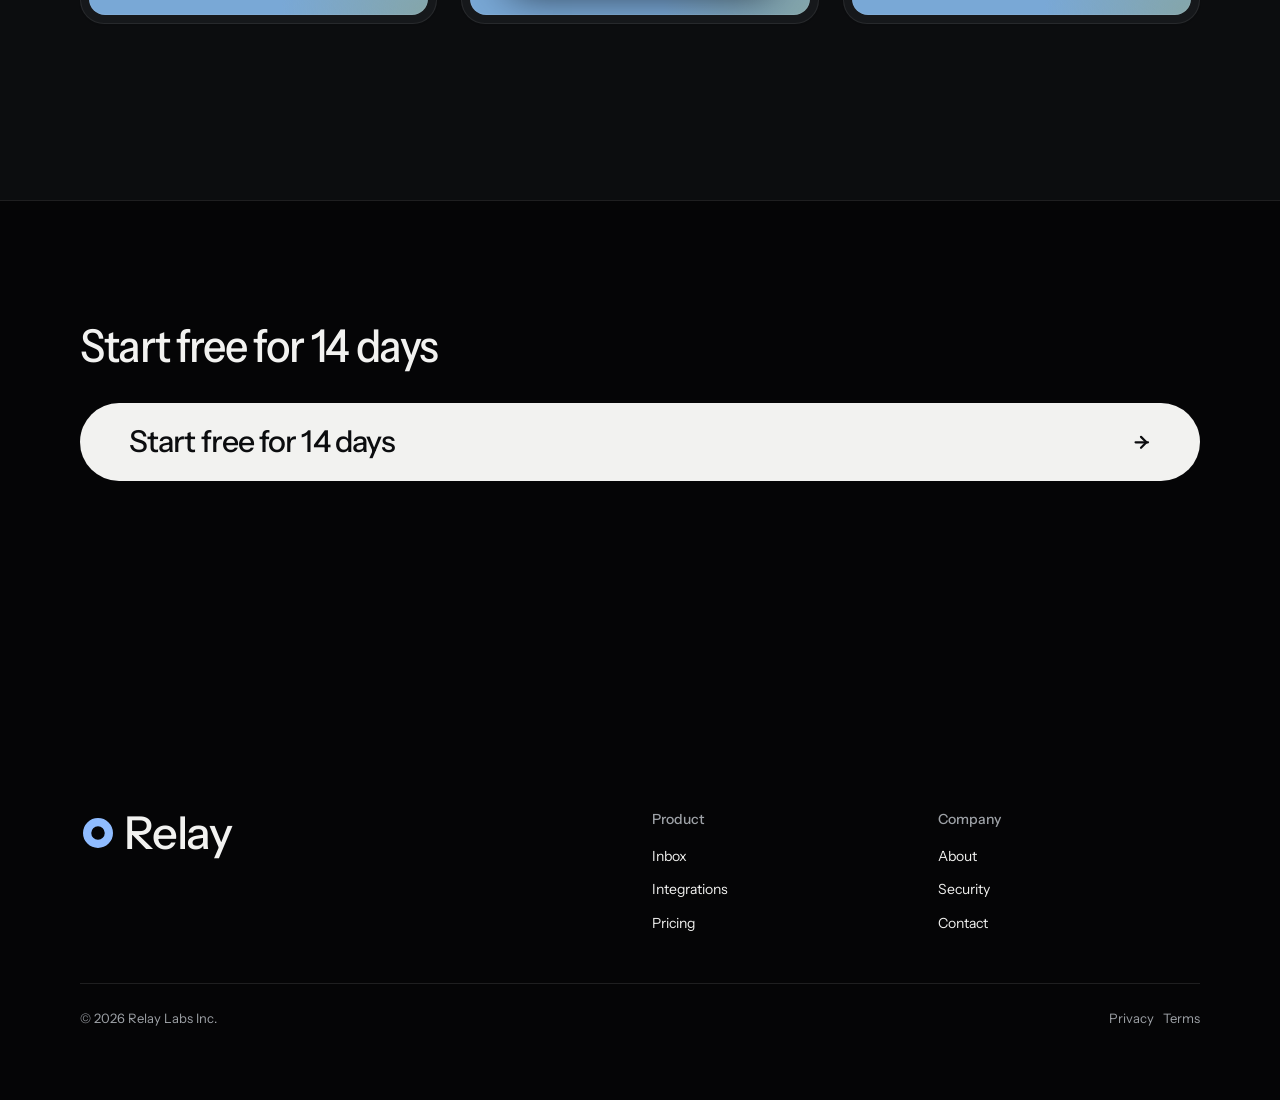
<file: disciplines/editorial-cadence/assets/layout/hero-centred.html>
<!doctype html>
<!-- layout v4 demo: hero-centred (references/layout-v4.md, heroes.json "centred"). type: software. fonts: instrument. dark page. ground: painterly-landscape (assets/effects), CSS fallback under it. -->
<html lang="en" data-type="software" data-radius="round" data-ground="painting" data-buttons="pill">
<head>
<meta charset="utf-8">
<meta name="viewport" content="width=device-width, initial-scale=1">
<meta name="site-kind" content="software">
<title>Relay: AI answers for your support inbox</title>
<meta name="description" content="Relay answers the support questions it can, drafts the rest for your team and learns from every reply. From $29 a seat.">
<link rel="preconnect" href="https://fonts.googleapis.com"><link rel="preconnect" href="https://fonts.gstatic.com" crossorigin>
<link href="https://fonts.googleapis.com/css2?family=Instrument+Sans:wdth,wght@75..100,400..700&display=swap" rel="stylesheet">
<link rel="stylesheet" href="../system.css">
<link rel="stylesheet" href="../ui/cards.css">
<link rel="stylesheet" href="layout.css">
<link rel="stylesheet" href="demo.css">
<style>
:root {
  --p-bg: #0c0d0f; --p-surface: #16181b; --p-ink: #f2f2f0; --p-muted: #9ea2a7;
  --p-accent: #8fbcff; --p-accent-ink: #0c0d0f; --p-action: #f2f2f0; --p-action-ink: #0c0d0f;
  --p-inv-bg: #f2f2f0; --p-inv-surface: #e6e6e3; --p-inv-ink: #0c0d0f; --p-inv-muted: #5b5e62;
  --p-inv-accent: #2f6fd6; --p-inv-accent-ink: #ffffff; --p-inv-action: #0c0d0f; --p-inv-action-ink: #f2f2f0;
  --font-display: "Instrument Sans", system-ui, sans-serif; --font-text: "Instrument Sans", system-ui, sans-serif;
  --display-weight: 500; --display-tracking: -0.03em; --display-tracking-xl: -0.042em; --display-stretch: 92%; --ly-scale: 1.04;
}
/* the frame's painted ground when WebGL is not there: sky, far hills, a lit near hill */
.hero__window { background:
  radial-gradient(120% 60% at 70% 118%, #6f7f3a 0 40%, transparent 41%),
  radial-gradient(90% 50% at 10% 108%, #57703f 0 42%, transparent 43%),
  radial-gradient(80% 40% at 60% 92%, #9fb2c4 0 40%, transparent 41%),
  linear-gradient(#5f93cc, #a9c7e4 70%, #c8d6dd); }
.d-win--dark .d-win__body { grid-template-columns: 250px 1fr; min-height: 420px; }
.d-win--dark .d-win__bar b { color: #eceef0; font-weight: 500; } .d-win--dark .d-win__bar .sp { flex: 1; }
/* the exchange stands in the window's top 260px: one-line question, the tool line, a two-line answer, its actions */
.hero__window .d-chat { padding: 14px 18px; gap: 8px; }
.hero__window .d-msg--me small { display: none; }
.hero__window .d-msg--bot { max-width: 86%; }
.hero__window .d-msg--bot small { display: inline; margin: 0 0 0 8px; white-space: nowrap; }
@media (max-width: 639px) { .hero__window .d-win__bar .sp ~ span { display: none; } }
.inbox { border-right: 1px solid rgb(255 255 255 / .07); padding: 10px; display: grid; align-content: start; gap: 2px; }
.inbox .q { height: 34px; margin-bottom: 6px; border-radius: 9px; background: rgb(255 255 255 / .06); display: flex; align-items: center; padding: 0 10px; color: #7d8389; font-size: 13px; }
.inbox .t { display: grid; grid-template-columns: 30px 1fr auto; gap: 1px 10px; padding: 9px 8px; border-radius: 9px; font-size: 13px; }
.inbox .t.is-on { background: rgb(255 255 255 / .07); }
.inbox .t i { grid-row: 1 / span 2; width: 30px; height: 30px; border-radius: 50%; display: grid; place-items: center; font: 600 13px/1 var(--font-text); font-style: normal; color: #0c0d0f; }
.inbox .t b { font-weight: 500; color: #eceef0; } .inbox .t time { color: #7d8389; font-size: 13px; }
.inbox .t span { grid-column: 2 / -1; color: #8d9399; white-space: nowrap; overflow: hidden; text-overflow: ellipsis; }
.convo { display: grid; min-width: 0; align-content: start; }
.d-msg--bot { background: #22262b; color: #e9ecee; }
.acts { display: flex; gap: 8px; } .acts span { height: 30px; padding: 0 12px; border-radius: 99px; display: inline-flex; align-items: center; font-size: 13px; font-weight: 500; background: #f2f2f0; color: #0c0d0f; }
.acts span + span { background: rgb(255 255 255 / .08); color: #e9ecee; }
/* the numbers section: three cards, each number over its own inset panel on the hero's painted ground */
.stat-cards .card { --c-text: var(--muted); }
.stat-cards strong { display: block; font: var(--display-weight) var(--t-stat)/1 var(--font-display); letter-spacing: var(--display-tracking); font-stretch: var(--display-stretch); }
.stat-cards .card > p { margin-top: var(--s-3); }
.stat-cards .panel { --p-h: 236px; background:
  radial-gradient(120% 60% at 70% 118%, #6f7f3a 0 40%, transparent 41%),
  radial-gradient(90% 50% at 10% 108%, #57703f 0 42%, transparent 43%),
  linear-gradient(#5f93cc, #a9c7e4 70%, #c8d6dd); }
.stat-cards .panel::before { display: none; }
.stat-cards .stage > .at-rise { --ax: 20px; --ay: 28px; --fit-max: 300px; }
.d-pane { background: #17191c; color: #e9ecee; border-radius: 12px; padding: 14px 16px; font: 400 13px/1.4 var(--font-text); box-shadow: 0 0 0 1px rgb(255 255 255 / .08), 0 20px 40px -20px rgb(0 0 0 / .7); }
.d-pane h5 { margin: 0 0 10px; font: 500 13px/1.3 var(--font-text); color: #aeb3b8; }
.d-split { display: flex; height: 8px; border-radius: 99px; overflow: hidden; gap: 2px; margin-bottom: 12px; }
.d-split i { display: block; height: 100%; } .d-legend { display: grid; gap: 6px; }
.d-legend span { display: flex; align-items: center; gap: 8px; } .d-legend span::before { content: ""; width: 8px; height: 8px; border-radius: 2px; background: var(--c); }
.d-legend b { margin-left: auto; font-weight: 500; color: #fff; font-variant-numeric: tabular-nums; }
.d-times { display: grid; } .d-times span { display: flex; justify-content: space-between; padding: 7px 0; border-top: 1px solid rgb(255 255 255 / .07); }
.d-times span:first-child { border-top: 0; } .d-times b { font-weight: 500; color: #fff; font-variant-numeric: tabular-nums; }
.d-quote { margin: 0; font-size: 14px; color: #fff; } .d-quote + small { display: block; margin-top: 8px; color: #9aa0a6; }
.d-stars { display: flex; gap: 2px; margin-bottom: 8px; color: #f3c98b; } .d-stars svg { width: 14px; height: 14px; }
/* three cards across from 1024 (their fragments are made to fit a 220px panel, so the kit's 1024-1279
   two-up rule for span-4 panels is not needed: these cards carry no span class); text beside the panel
   from 640 to 1023; stacked with a 148px panel on a phone: the section stays one screen (1.3 at most) */
.stat-cards > .card { grid-column: 1 / -1; }
@media (min-width: 1024px) { .stat-cards > .card { grid-column: auto / span 4; } }
@media (min-width: 640px) and (max-width: 1023px) {
  .stat-cards > .card { display: grid; grid-template-columns: minmax(0, 5fr) minmax(0, 7fr); grid-auto-rows: min-content; column-gap: var(--s-6); align-content: start; }
  .stat-cards > .card > :not(.panel) { grid-column: 1; }
  .stat-cards > .card > .panel { grid-column: 2; grid-row: 1 / span 4; --p-h: 208px; margin: calc(var(--c-gap) - var(--c-pad)) calc(var(--c-gap) - var(--c-pad)) calc(var(--c-gap) - var(--c-pad)) 0; border-radius: calc(var(--c-r) - var(--c-gap)); }
}
@media (max-width: 639px) { .stat-cards .panel { --p-h: 148px; } .stage > .at-rise { --ay-sm: 20px; } .stat-cards > .card > .panel { margin-top: var(--s-5); } }
@media (max-width: 639px) { .d-win--dark .d-win__body { grid-template-columns: 1fr; } .inbox { display: none; } .hero__window .d-chat { font-size: 13px; padding: 12px 14px; } }
/* a phone keeps the exchange inside the frame (its draft note and the tool line go, so the whole answer ends
   above the fade) and two of the four times in the 148px panel */
@media (max-width: 639px) { .hero__window .d-msg--bot small, .hero__window .d-tool { display: none; } .stat-cards .d-times span:nth-child(n+3) { display: none; } }
</style>
</head>
<body>
<header class="nav">
  <div class="wrap nav__bar">
    <a class="nav__logo" href="#top"><span class="mark" data-mark="ring" aria-hidden="true"></span>Relay</a>
    <nav class="nav__links" aria-label="Main">
      <div class="nav__item">
        <a class="nav__link" href="#numbers">Product <svg class="chev" viewBox="0 0 12 12" aria-hidden="true"><path d="M3 4.5l3 3 3-3" fill="none" stroke="currentColor" stroke-width="1.5" stroke-linecap="round" stroke-linejoin="round"/></svg></a>
        <div class="nav__menu">
          <div class="wrap grid">
            <div class="menu-col span-3"><p class="t-label">Inbox</p><a href="#numbers">Answers<span>Sent when Relay is sure</span></a><a href="#numbers">Drafts<span>For your team to send</span></a></div>
            <div class="menu-col span-3"><p class="t-label">Connects to</p><a href="#numbers">Help desks<span>Zendesk, Front, Help Scout</span></a><a href="#numbers">Shops<span>Shopify and Stripe orders</span></a></div>
          </div>
        </div>
      </div>
      <div class="nav__item"><a class="nav__link" href="#numbers">Customers</a></div>
      <div class="nav__item"><a class="nav__link" href="#numbers">Pricing</a></div>
      <div class="nav__item"><a class="nav__link" href="#numbers">Docs</a></div>
    </nav>
    <div class="nav__actions">
      <a class="nav__link" href="#numbers">Contact sales</a>
      <a class="btn btn--primary" href="#numbers">Start free</a>
    </div>
    <button class="nav__toggle" type="button" aria-expanded="false" aria-label="Menu"><svg width="18" height="18" viewBox="0 0 18 18" aria-hidden="true"><path d="M2 5h14M2 13h14" stroke="currentColor" stroke-width="1.6" stroke-linecap="round"/></svg></button>
  </div>
</header>

<main id="top">
  <section class="hero hero--centred" data-enter aria-labelledby="hero-h">
    <div class="wrap"><div class="hero-text">
      <div class="hero__c">
        <a class="pill" href="#numbers"><span>Relay 2 is here</span><span class="muted">Read the launch post</span></a>
        <h1 id="hero-h" aria-label="Relay answers your support inbox"><span class="ly-mark" aria-hidden="true"></span> Relay answers your support inbox</h1>
        <p class="hero__lead">It answers the questions it is sure about, drafts the rest for your team and learns from every reply. Works inside Zendesk, Front and Help Scout.</p>
        <div class="btn-row"><a class="btn btn--primary" href="#numbers">Start free for 14 days</a><a class="btn btn--secondary" href="#numbers">Contact sales</a></div>
      </div>
      <div class="hero__window" data-fx="painterly-landscape" data-fx-seed="7" role="img" aria-label="Relay drafting a reply to a customer about a late order">
        <div class="ly-piece d-win d-win--dark" aria-hidden="true">
          <div class="d-win__bar"><span class="d-win__dots"><i></i><i></i><i></i></span><span><b>Heike Brandt</b> · Order 4468</span><span class="sp"></span><span>Shopify · DHL</span></div>
          <div class="d-win__body">
            <div class="inbox">
              <div class="q">Search</div>
              <div class="t is-on"><i style="background:#f3c98b">HB</i><b>Heike Brandt</b><time>10:42</time><span>My order hasn't arrived and it's been…</span></div>
              <div class="t"><i style="background:#9fd3b5">JT</i><b>Jonas Thiel</b><time>10:31</time><span>Can I change the size on order 4471?</span></div>
              <div class="t"><i style="background:#a9c4f0">TL</i><b>Tobias Lang</b><time>10:12</time><span>Answered by Relay · refund sent</span></div>
            </div>
            <div class="convo">
              <div class="d-chat" data-ly-steps="900">
                <div class="d-msg d-msg--me">My order hasn't arrived after eight days. Can you check?<small>10:42</small></div>
                <div class="d-tool" data-step>Reading order 4468 and the DHL tracking</div>
                <div class="d-msg d-msg--bot" data-step>Hi Heike, it's at the DHL depot in Leipzig after a missed delivery. I've booked it for tomorrow before 12:00 and refunded the €4.90 shipping.<small>Draft · 3 sources</small></div>
                <div class="acts" data-step><span>Send</span><span>Edit</span></div>
              </div>
            </div>
          </div>
        </div>
      </div>
    </div></div>
  </section>

  <section class="section" id="numbers" aria-labelledby="numbers-h">
    <div class="wrap">
      <div class="section-head section-head--center">
        <h2 id="numbers-h">A teammate that never leaves the inbox. <span class="muted">Numbers from 420 shops over the last 90 days.</span></h2>
      </div>
      <div class="grid stat-cards">
        <article class="card card--row">
          <strong>62%</strong>
          <p>of questions answered without a person</p>
          <div class="panel panel--inset" role="img" aria-label="Of 1,240 questions this week, Relay answered 62%, drafted 31% and passed 7% to a person">
            <div class="stage"><div class="at-rise fit"><div class="d-pane" aria-hidden="true">
              <h5>1,240 questions this week</h5>
              <div class="d-split"><i style="width:62%; background:#8fbcff"></i><i style="width:31%; background:#5d7fb0"></i><i style="width:7%; background:#4a4f56"></i></div>
              <div class="d-legend"><span style="--c:#8fbcff">Answered by Relay<b>769</b></span><span style="--c:#5d7fb0">Drafted for you<b>384</b></span><span style="--c:#4a4f56">To a person<b>87</b></span></div>
            </div></div></div>
          </div>
        </article>
        <article class="card card--row">
          <strong>1 min 40</strong>
          <p>median time to the first reply</p>
          <div class="panel panel--inset" role="img" aria-label="First replies this morning, between 48 seconds and 2 minutes 5">
            <div class="stage"><div class="at-rise fit"><div class="d-pane" aria-hidden="true">
              <h5>First reply, this morning</h5>
              <div class="d-times"><span>Tobias Lang<b>0:48</b></span><span>Heike Brandt<b>1:12</b></span><span>Gerd Kühn<b>1:40</b></span><span>Jonas Thiel<b>2:05</b></span></div>
            </div></div></div>
          </div>
        </article>
        <article class="card card--row">
          <strong>4.8 of 5</strong>
          <p>customer rating for Relay's answers</p>
          <div class="panel panel--inset" role="img" aria-label="A five-star rating of an answer from Relay">
            <div class="stage"><div class="at-rise fit"><div class="d-pane" aria-hidden="true">
              <div class="d-stars"><svg viewBox="0 0 20 20" fill="currentColor" aria-hidden="true"><path d="M10 1.8l2.5 5.2 5.7.8-4.1 4 1 5.6L10 14.8l-5.1 2.6 1-5.6-4.1-4 5.7-.8z"/></svg><svg viewBox="0 0 20 20" fill="currentColor" aria-hidden="true"><path d="M10 1.8l2.5 5.2 5.7.8-4.1 4 1 5.6L10 14.8l-5.1 2.6 1-5.6-4.1-4 5.7-.8z"/></svg><svg viewBox="0 0 20 20" fill="currentColor" aria-hidden="true"><path d="M10 1.8l2.5 5.2 5.7.8-4.1 4 1 5.6L10 14.8l-5.1 2.6 1-5.6-4.1-4 5.7-.8z"/></svg><svg viewBox="0 0 20 20" fill="currentColor" aria-hidden="true"><path d="M10 1.8l2.5 5.2 5.7.8-4.1 4 1 5.6L10 14.8l-5.1 2.6 1-5.6-4.1-4 5.7-.8z"/></svg><svg viewBox="0 0 20 20" fill="currentColor" aria-hidden="true"><path d="M10 1.8l2.5 5.2 5.7.8-4.1 4 1 5.6L10 14.8l-5.1 2.6 1-5.6-4.1-4 5.7-.8z"/></svg></div>
              <p class="d-quote">Sorted in a minute and the refund was already there.</p><small>Lena, order 4410 · rated Relay's answer</small>
            </div></div></div>
          </div>
        </article>
      </div>
    </div>
  </section>
</main>

<footer class="footer closing footer--dark ground-inverse" aria-labelledby="close-h">
  <div class="wrap">
    <div class="closing__cta close--type">
      <div class="section-head"><h2 id="close-h">Start free for 14 days</h2></div>
      <a class="btn btn--primary btn--xl btn--wide" href="#numbers">Start free for 14 days<svg class="m-arrow" viewBox="0 0 12 12" aria-hidden="true"><path class="m-arrow__stem" d="M1 6h8"/><path class="m-arrow__head" d="M4.5 2.5 8 6l-3.5 3.5"/></svg></a>
    </div>
    <div class="closing__links">
      <div class="grid">
        <div class="span-6 stack-5"><a class="footer__mark" href="#top"><span class="mark" data-mark="ring" aria-hidden="true"></span>Relay</a></div>
        <div class="span-3 start-7 footer__col"><h4>Product</h4><ul><li><a href="#numbers">Inbox</a></li><li><a href="#numbers">Integrations</a></li><li><a href="#numbers">Pricing</a></li></ul></div>
        <div class="span-3 footer__col"><h4>Company</h4><ul><li><a href="#numbers">About</a></li><li><a href="#numbers">Security</a></li><li><a href="#numbers">Contact</a></li></ul></div>
      </div>
      <div class="footer__legal"><span>&copy; 2026 Relay Labs Inc.</span><span><a href="#numbers">Privacy</a> &nbsp; <a href="#numbers">Terms</a></span></div>
    </div>
  </div>
</footer>
<script type="module" src="../system.js"></script>
<script type="module" src="layout.js"></script>
</body>
</html>
</file>
<file: disciplines/editorial-cadence/assets/system.css>
/*
  editorial-craft system.css - the one system for the page. Link it first, then assets/ui/cards.css (the
  feature card, its panel and the fragment placements), then set the palette (--p-*), the fonts and
  the radius set on :root in the page (node scripts/start.mjs prints that block).
  Do not add a second grid, spacing scale, type scale, radius scale, button or card style.
*/

/* ---------------------------------------------------------------- tokens */
:root {
  /* palette (hex only; fx.js reads --bg --surface --ink --muted --accent --accent-ink) */
  --p-bg: #ffffff;
  --p-surface: #f4f4f4;
  --p-ink: #111111;
  --p-muted: #6b6b6b;
  --p-accent: #1a4be0;
  --p-accent-ink: #ffffff;
  --p-action: #1a4be0;      /* buttons, links, focus: the accent, or the ink when the accent is too pale */
  --p-action-ink: #ffffff;
  --p-inv-bg: #111111;
  --p-inv-surface: #1c1c1c;
  --p-inv-ink: #f4f4f4;
  --p-inv-muted: #a3a3a3;
  --p-inv-accent: #ffffff;
  --p-inv-accent-ink: #111111;
  --p-inv-action: #ffffff;
  --p-inv-action-ink: #111111;
  /* the lit ground behind UI and in the closing band (references/cards.md), one per page, tech pages only
     (none on kind other, which is flat): <html data-ground="sand|sky|sage|painting">. system.js gives it to every ground
     that holds UI, on light and dark pages alike; --hue on one panel changes only its accent */
  --ground-bg: #d9ccb7; --ground-surface: #e9e0d2; --ground-ink: #2a2622; --ground-muted: #5a534a; --ground-accent: #a8794a;

  /* fonts */
  --font-display: system-ui, -apple-system, "Segoe UI", sans-serif;
  --font-text: system-ui, -apple-system, "Segoe UI", sans-serif;
  --font-mono: ui-monospace, "SFMono-Regular", Menlo, Consolas, monospace;
  --display-weight: 400;    /* headlines 400; 500 on a tech page (software, gaming, hardware) */
  --display-tracking: -0.025em;

  /* the page rhythm (references/layout-v4.md): one section per screen. The header is fixed and
     --nav tall; every section is padded --padt above and --padb (plus the phone action bar, --bar)
     below, and is exactly one or two screens tall (--h: 1 or 2; --hm on a phone). The hero's words
     start --hgap under the header and its content ends --hpadb above the fold. */
  --nav: 72px;
  --padt: 120px;
  --padb: 72px;
  --hgap: 48px;
  --hpadb: 64px;
  --bar: 0px;
  /* grid: one .wrap (alias .container) for the header, every section and the footer, the same
     --gut on both sides: 1280 wide at x 80-1360 at 1440, 342 at x 24-366 at 390 */
  --container: 1280px;
  --gut: 80px;
  --pad: var(--gut);
  --gutter: 24px;

  /* spacing: 4/8 scale */
  --s-1: 4px;  --s-2: 8px;  --s-3: 12px; --s-4: 16px; --s-5: 24px;
  --s-6: 32px; --s-7: 48px; --s-8: 64px; --s-9: 96px; --s-10: 128px;
  --section: 40px;      /* only a .section outside main (the kit's demo pages); every main > section and
                           footer.closing take --padt and --padb */
  --section-band: 56px; /* the same for an older footer outside footer.closing */
  --head-gap: 48px;     /* the one heading-to-content gap, 32 on a phone (layout.css reads it as --ly-head-gap) */
  --card-pad: 16px;     /* card padding (cards.css sets its own for cards with a panel) */
  --card-gap: 16px;     /* gap between cards */

  /* type scale (the only sizes on the page) */
  --t-label: 13px;
  --t-small: 14px;
  --t-body: 16px;
  --t-lead: 18px;
  --t-card: 18px;
  --t-h3: 24px;
  /* straight lines from the phone size at 390 to the desktop size at 1440 (system.md's table) */
  --t-h2: clamp(30px, 1.72vw + 23.3px, 48px);
  --t-h1: clamp(38px, 3.24vw + 25.4px, 72px);
  /* a big number stays a step under the h2 (VI-11): 38 at 1440, 28 at 390, so it never reads as a
     section heading; a stats row and a price set their own, smaller still */
  --t-stat: clamp(28px, .952vw + 24.29px, 38px);

  /* radius: one scale (soft by default; data-radius on <html> switches it) */
  --r-sm: 8px;  --r-md: 12px; --r-lg: 20px; --r-btn: 8px;

  /* controls (fixed here; a page never adds its own) */
  --btn-h: 44px;
  --btn-h-sm: 36px;
  --nav-h: var(--nav);  /* the older name, kept for the kit's files */
  --icon: 16px;         /* small icons: socials, menu chevrons, mono brand marks */

  /* motion: the one UI ease-out (motion.css --m-ease and ui/base.css --u-ease read it; references/motion.md) */
  --ease: cubic-bezier(.2, .8, .2, 1);
  --dur: 180ms;
}
html[data-radius="sharp"] { --r-sm: 4px; --r-md: 6px;  --r-lg: 8px;  --r-btn: 4px; }
html[data-radius="soft"]  { --r-sm: 8px; --r-md: 12px; --r-lg: 20px; --r-btn: 8px; }
html[data-radius="round"] { --r-sm: 10px; --r-md: 16px; --r-lg: 24px; --r-btn: 999px; }
/* the four lit grounds (references/cards.md); sand is the default above. painting goes with
   painterly-landscape (x.ai's daylight sky over olive hills) */
html[data-ground="sky"]      { --ground-bg: #c6d3df; --ground-surface: #d6e0e9; --ground-ink: #25303a; --ground-muted: #4d5964; --ground-accent: #3f6a92; }
html[data-ground="sage"]     { --ground-bg: #cdd6c6; --ground-surface: #dce3d6; --ground-ink: #262d24; --ground-muted: #535b51; --ground-accent: #6c8e63; }
html[data-ground="painting"] { --ground-bg: #79a8d6; --ground-surface: #a6c4e2; --ground-ink: #16212c; --ground-muted: #273949; --ground-accent: #9c9b3c; }
/* cards.css takes its card and panel radii from this scale */
html[data-radius] .card { --c-r: var(--r-lg); }
html[data-radius] .panel { --p-r: var(--r-md); }

/* a phone: the header 56, the sections padded 96 / 48, the hero's words 40 under the header and its
   content ending 24 above the fold, 24 at both sides, 12 between columns */
@media (max-width: 639px) {
  :root { --nav: 56px; --padt: 96px; --padb: 48px; --hgap: 40px; --hpadb: 24px; --gut: 24px; --gutter: 12px; --card-gap: 12px; --head-gap: 32px; }
}
@media (min-width: 640px) {
  :root { --gut: 48px; --section: 48px; --section-band: 72px; --card-pad: 24px; }
}
@media (min-width: 1024px) {
  :root { --gut: 80px; --section: 56px; --section-band: 96px; --card-gap: 24px;
          --t-lead: 20px; --t-card: 20px; --t-h3: 28px; }
  /* a place (and a local service): the 1200 column at x 120-1320 */
  html[data-type="place"] { --gut: 120px; --container: 1200px; }
}
/* a place (VI-06, ST-96, PH-23): its own smaller type (h1 48/53 and 32/37, h2 32/40 and 24/30, titles
   and the sub-line 20 and 18), the Recipe 3 hero's gap under its photograph (40, 24 on a phone),
   square photographs and cards and 2px buttons, whatever data-radius and data-buttons say */
:root[data-type="place"] {
  --hgap: 40px;
  --t-h1: clamp(32px, 1.524vw + 26.06px, 48px);
  --t-h2: clamp(24px, .762vw + 21px, 32px);
  --t-h3: clamp(20px, .381vw + 18.51px, 24px);
  --r-sm: 2px; --r-md: 0px; --r-lg: 0px; --r-btn: 2px;
}
:root[data-type="place"] :is(h1, .t-h1) { line-height: 1.104; }
:root[data-type="place"] :is(h2, .t-h2) { line-height: 1.25; }
@media (max-width: 639px) {
  :root[data-type="place"] { --hgap: 24px; }
  :root[data-type="place"] :is(h1, .t-h1) { line-height: 1.156; }
}

/* ---------------------------------------------------------------- grounds (at most three) */
:root, .ground-base {
  --bg: var(--p-bg); --surface: var(--p-surface); --ink: var(--p-ink); --muted: var(--p-muted);
  --accent: var(--p-accent); --accent-ink: var(--p-accent-ink); --card: var(--p-surface);
  --action: var(--p-action); --action-ink: var(--p-action-ink);
}
.ground-surface {
  --bg: var(--p-surface); --surface: var(--p-bg); --ink: var(--p-ink); --muted: var(--p-muted);
  --accent: var(--p-accent); --accent-ink: var(--p-accent-ink); --card: var(--p-bg);
  --action: var(--p-action); --action-ink: var(--p-action-ink);
}
.ground-inverse {
  --bg: var(--p-inv-bg); --surface: var(--p-inv-surface); --ink: var(--p-inv-ink); --muted: var(--p-inv-muted);
  --accent: var(--p-inv-accent); --accent-ink: var(--p-inv-accent-ink); --card: var(--p-inv-surface);
  --action: var(--p-inv-action); --action-ink: var(--p-inv-action-ink);
}
:root, .ground-base, .ground-surface, .ground-inverse {
  --line: color-mix(in oklab, var(--ink) 11%, transparent);
  --line-strong: color-mix(in oklab, var(--ink) 20%, transparent);
  /* effects (fx.js) and UI fragments (assets/ui) take the colours of the ground they sit on */
  --fx-bg: var(--bg); --fx-surface: var(--surface); --fx-ink: var(--ink); --fx-muted: var(--muted);
  --fx-accent: var(--accent); --fx-accent-ink: var(--accent-ink);
  --ui-font: var(--font-text); --ui-mono: var(--font-mono); --ui-radius: var(--r-md);
}
.ground-base, .ground-surface, .ground-inverse { background: var(--bg); color: var(--ink); }

/* ---------------------------------------------------------------- base */
*, *::before, *::after { box-sizing: border-box; }
/* an anchor lands on the section's top (the judge's frame): the fixed header covers --nav of its --padt */
html { -webkit-text-size-adjust: 100%; scroll-padding-top: 0; scroll-behavior: auto; margin: 0; }
body {
  margin: 0; background: var(--bg); color: var(--ink);
  font: 400 var(--t-body)/1.55 var(--font-text);
  -webkit-font-smoothing: antialiased; text-rendering: optimizeLegibility; overflow-x: clip;
}
img, svg, video, canvas { display: block; max-width: 100%; }
/* hidden means hidden, also on an img the line above makes a block (a menu tab's photograph, a peek photograph) */
[hidden] { display: none !important; }
img, video { height: auto; }
a { color: inherit; text-decoration: none; }
button { font: inherit; color: inherit; }
h1, h2, h3, h4, p, ul, ol, figure, blockquote { margin: 0; }
ul, ol { padding: 0; list-style: none; }
h1, h2, h3, h4 {
  font-family: var(--font-display); font-weight: var(--display-weight);
  letter-spacing: var(--display-tracking); text-wrap: balance; overflow-wrap: break-word;
  /* a long word (a German compound at 390) breaks at a syllable with a hyphen, in the language of <html lang>;
     only words of 10 letters or more, 4 at least on each side, so a short English heading never breaks */
  hyphens: auto; -webkit-hyphens: auto; hyphenate-limit-chars: 10 4 4;
}
h1, .t-h1 { font-size: var(--t-h1); line-height: 1.04; }
h2, .t-h2 { font-size: var(--t-h2); line-height: 1.1; }
h3, .t-h3 { font-size: var(--t-h3); line-height: 1.2; }
h4, .t-card { font-family: var(--font-text); font-weight: 500; font-size: var(--t-card); line-height: 1.3; letter-spacing: -0.01em; }
p { text-wrap: pretty; }
.t-lead  { font-size: var(--t-lead); line-height: 1.5; }
.t-body  { font-size: var(--t-body); line-height: 1.55; }
.t-small { font-size: var(--t-small); line-height: 1.5; }
.t-label { font-size: var(--t-label); font-weight: 500; line-height: 1.4; letter-spacing: 0.01em; }
.t-stat  { font-family: var(--font-display); font-weight: var(--display-weight); font-size: var(--t-stat);
           line-height: 1; letter-spacing: var(--display-tracking); font-variant-numeric: tabular-nums; }
.muted { color: var(--muted); }
.mono  { font-family: var(--font-mono); }
.measure { max-width: 62ch; }
:focus-visible { outline: 2px solid var(--action); outline-offset: 2px; border-radius: 2px; }
::selection { background: color-mix(in oklab, var(--accent) 30%, transparent); }

/* ---------------------------------------------------------------- grid */
.wrap, .container { width: min(100% - 2 * var(--gut), var(--container)); margin-inline: auto; padding-inline: 0; }
.grid { display: grid; grid-template-columns: repeat(12, minmax(0, 1fr)); column-gap: var(--gutter); row-gap: var(--card-gap); }
.grid > * { min-width: 0; grid-column: 1 / -1; }
.section { padding-block: var(--section); }

/* ---------------------------------------------------------------- one section per screen
   The page is a stack of screens. Framed at scrollY = k x the screen height, a shot shows exactly one
   section: the hero alone on the first screen, every other section (and footer.closing, the close and
   the footer in one) exactly one or two screens tall, its h2 first, --padt under its top. Heights
   and padding do it: no pinning, snapping or script.
     <section class="section" id=".." style="--h: 2">     (2 screens; --hm sets a phone's count alone)
       <div class="wrap"> the h2 first, then the content </div>     (the one in-flow child)
     </section>
   A layer (a full-bleed photograph or ground behind the words) is an <img class="layer" aria-hidden="true">
   beside the .wrap. Content must fit: one screen holds 708px of content at 1440x900 (900 - 120 - 72),
   two hold 1,608 (the second screen's part starts --padt under its top with .g2). From 640 to 1279 a
   section keeps at least its screens and grows past them rather than overlap the next. */
main > :is(section, .section), footer.closing {
  position: relative; box-sizing: border-box;
  height: calc(var(--h, 1) * 100vh); height: calc(var(--h, 1) * 100svh);
  padding: var(--padt) 0 calc(var(--padb) + var(--bar));
}
main > :is(section, .section) > :is(.wrap, .container), footer.closing > .wrap { position: relative; z-index: 1; height: 100%; }
main > :is(section, .section) > :is(.wrap, .container):not(.grid) { display: flex; flex-direction: column; }
/* a .wrap that is the section's grid too (class="wrap grid"): its rows start at the top */
main > :is(section, .section) > :is(.wrap, .container).grid { align-content: start; }
/* .fill: the block that takes what the screen leaves under the heading (a photograph, a frame) */
main > :is(section, .section) > .wrap > .fill { flex: 1 1 0; min-height: 0; }
/* two screens as two groups: row 1 the h2 and the first group, row 2 the rest (no second h2), starting
   --padt under the second screen's top, so the second shot looks like any other section */
main > :is(section, .section).g2, footer.closing.g2 { --h: 2; }
main > :is(section, .section).g2 > :is(.wrap, .container), footer.closing.g2 > .wrap { display: grid; grid-template-rows: minmax(0, 1fr) minmax(0, 1fr); row-gap: calc(var(--padt) + var(--padb) + var(--bar)); }
main > :is(section, .section).g2 > :is(.wrap, .container) > *, footer.closing.g2 > .wrap > * { min-height: 0; align-self: start; }
main > :is(section, .section).g2 > :is(.wrap, .container) > :is(.group, .fill) { align-self: stretch; }
/* a group: one screen's part of a .g2 section (its h2 and first rows, or the rest) */
.group { display: flex; flex-direction: column; min-height: 0; }
/* each screen's card row runs down to that screen's foot (the cards stretch, their panels grow), so
   the second screen of a .g2 is never a short row over an empty ground; both rows end on the same line */
@media (min-width: 1024px) {
  main > :is(section, .section).g2 > .wrap > .grid:last-child,
  main > :is(section, .section).g2 > .wrap > .group > .grid:last-child { align-self: stretch; flex: 1 1 auto; min-height: 0; }
}
.group > .fill { flex: 1 1 0; min-height: 0; }
@media (min-width: 640px) and (max-width: 1279px) {
  main > :is(section, .section):not(.hero, .section--hero), footer.closing {
    height: auto; min-height: calc(var(--h, 1) * 100vh); min-height: calc(var(--h, 1) * 100svh);
  }
  /* the section is a column and its .wrap takes all of it, so a .fill (a photograph, a frame) still
     grows to the section's foot (a min-height percentage would not resolve, leaving it at its least) */
  /* :where() keeps it at no weight, so a page's own phone- or tablet-only hiding (section.desk-only { display: none }) wins */
  :where(main > :is(section, .section):not(.hero, .section--hero), footer.closing) { display: flex; flex-direction: column; }
  main > :is(section, .section):not(.hero, .section--hero) > :is(.wrap, .container), footer.closing > .wrap { flex: 1 0 auto; height: auto; min-height: 0; }
}
/* a phone: lvh (the screen with its bars hidden) for every section but the hero; --hm when stacking
   makes the content taller than the desktop count */
@media (max-width: 639px) {
  /* at least its screens, never less: content a screen cannot hold makes the section taller (the rhythm
     check then asks for --hm: 2 or less content); a fixed height would lay its last rows over the next
     section, the fault the phone shots showed most (a list under the closing heading and its button) */
  main > :is(section, .section):not(.hero, .section--hero), footer.closing {
    height: auto; min-height: calc(var(--hm, var(--h, 1)) * 100vh); min-height: calc(var(--hm, var(--h, 1)) * 100lvh);
  }
  /* one grid row at least the screens tall that grows with the .wrap's content: the .wrap is stretched to
     it, so its .fill and its two groups still share a definite height */
  /* (at no weight, as on the tablet: a page's own section.desk-only { display: none } still hides it) */
  :where(main > :is(section, .section):not(.hero, .section--hero):has(> :is(.wrap, .container)), footer.closing) {
    display: grid; grid-template-columns: minmax(0, 1fr); grid-template-rows: 1fr; grid-auto-rows: auto;
  }
  main > :is(section, .section):not(.hero, .section--hero) > :is(.wrap, .container), footer.closing > .wrap { height: auto; }
  main > :is(section, .section).g2m, footer.closing.g2m { --hm: 2; }
  main > :is(section, .section).g2m > :is(.wrap, .container), footer.closing.g2m > .wrap { display: grid; grid-template-rows: minmax(0, 1fr) minmax(0, 1fr); row-gap: calc(var(--padt) + var(--padb) + var(--bar)); }
  /* stacked in one, the two groups keep the open cards' 32px, so the first group's last panel never meets
     the next card's title */
  main > :is(section, .section).g2:not(.g2m) > :is(.wrap, .container) { display: flex; row-gap: var(--s-6); }
  /* what the two screens leave goes around the second group, so it opens below the header, not on the fold */
  main > :is(section, .section).g2:not(.g2m) > :is(.wrap, .container) > :last-child { margin-block: auto; }
  main > :is(section, .section).g2:not(.g2m) > :is(.wrap, .container) > * { align-self: stretch; }
}
/* a layer: the photograph or ground of a whole section, under its words, edge to edge */
main > :is(section, .section) > :is(img, video, canvas, picture).layer,
footer.closing > :is(img, video, canvas, picture).layer {
  position: absolute; inset: 0; z-index: 0; width: 100%; height: 100%; max-width: none; object-fit: cover; object-position: var(--pos, 50% 50%);
}
main > :is(section, .section) > picture.layer > img { width: 100%; height: 100%; object-fit: cover; }

/* the hero: exactly the first screen, the fixed header over its top. Its words start --hgap under the
   header (--photo adds a full-bleed photograph's height above them on a place); its content ends
   --hpadb above the fold, and nothing of the next section shows, at 1440, 1024, 820 and 390.
     <section class="hero hero--<type>"><div class="wrap"><div class="hero-text"> .. </div>[one strip]</div></section>
   .hero-text holds the whole composition (the words, and the picture or window beside or under them);
   one docked strip (logos, three facts) may follow it, at most 96px, desktop only. */
main > :is(.hero, .section--hero) {
  height: 100vh; height: 100svh; min-height: 0;
  padding: calc(var(--nav) + var(--photo, 0px) + var(--hgap)) 0 calc(var(--hpadb) + var(--bar));
}
:is(.hero, .section--hero) > .wrap { height: 100%; display: grid; grid-template-rows: minmax(0, 1fr) auto; row-gap: var(--s-7); }
:is(.hero, .section--hero) > .wrap > .hero-text { min-height: 0; }
/* a phone: the hero is at least the first screen and grows when a short phone (320x640) cannot hold its
   words, buttons and picture, so nothing of it lies over the next section or under the header */
@media (max-width: 639px) {
  main > :is(.hero, .section--hero) { height: auto; min-height: 100vh; min-height: 100svh; }
  main > :is(.hero, .section--hero):has(> :is(.wrap, .container)) { display: grid; grid-template-columns: minmax(0, 1fr); grid-template-rows: 1fr; grid-auto-rows: auto; }
  main > :is(.hero, .section--hero) > :is(.wrap, .container) { height: auto; }
}
:is(.hero, .section--hero) > .wrap > .hero-strip { grid-row: 2; max-height: 96px; }
@media (max-width: 639px) { :is(.hero, .section--hero) > .wrap > .hero-strip { display: none; } }
.section--hero .section-head { max-width: 860px; }
/* the starter's own hero (hero-split): the words on span-5 top-aligned, the picture on span-6 start-7
   as tall as the hero's content box (at most 716 at 1440x900); a phone stacks words, then the picture
   in what is left */
.hero-text.hero-split { height: 100%; align-items: stretch; }
.hero-split > .hero-copy { align-self: start; }
.hero-split > .hero-visual { position: relative; min-height: 0; height: 100%; }
@media (max-width: 1023px) {
  .hero-text.hero-split { display: flex; flex-direction: column; gap: var(--s-6); }
  .hero-split > .hero-visual { flex: 1 1 0; min-height: 200px; height: auto; }
}
.hero-copy > * + * { margin-top: var(--s-5); }
/* the h1 first in the words' column: its capitals start on the picture's top line, not the line box's
   (the leading above the capitals would put the words about 12px under the photograph's top) */
.hero-copy > h1:first-child { text-box: trim-start cap alphabetic; }
.hero-copy > .btn-row { margin-top: var(--s-6); }
/* three short facts at the foot of the words' column, on the picture's bottom line (no dead space
   under the buttons): <dl class="hero-facts"><div><dt>..</dt><dd>..</dd></div> x3</dl> */
@media (min-width: 1024px) {
  .hero-split > .hero-copy { height: 100%; display: flex; flex-direction: column; }
  .hero-split > .hero-copy > .hero-facts { margin-top: auto; }
}
.hero-facts { display: grid; grid-template-columns: repeat(3, minmax(0, 1fr)); gap: var(--s-5) var(--gutter); margin: 0; }
.hero-facts > div { display: grid; gap: var(--s-1); align-content: start; }
.hero-facts dt { font-size: var(--t-small); color: var(--muted); }
.hero-facts dd { margin: 0; font-weight: 500; }
@media (max-width: 1023px) { .hero-facts { display: none; } }
/* a notice line above the h1 (changed hours, a delivery cut-off): one line with a number, static,
   starting on the left line like the h1 under it */
.hero-notice { font-size: var(--t-small); font-weight: 500; color: var(--ink); }
.hero-notice b, .hero-notice strong { font-weight: 500; color: var(--accent); }
.hero-copy > .hero-notice + h1 { margin-top: var(--s-5); }

/* a phone: open tiles from a row of three or four (rooms, goods, beans) go two-up, an odd last one
   across the row, so a row of three fits one 844px screen (stacked one under another they need two) */
@media (max-width: 639px) {
  .grid > .tile:is(.span-3, .span-4) { grid-column: auto / span 6; }
  .grid > .tile:is(.span-3, .span-4):nth-child(odd of .tile):nth-last-child(1 of .tile) { grid-column: 1 / -1; }
  .grid > .tile:is(.span-3, .span-4) .tile__head { flex-wrap: wrap; gap: 0 var(--s-2); }
}
/* a phone: open cards (words on the ground, the panel under them) stacked one under another keep 32px
   between a panel's foot and the next card's title, so a title never reads as the panel's caption */
@media (max-width: 639px) { .grid:has(> .card--open) { row-gap: var(--s-6); } }
/* a phone stacks a two-screen section's four open tiles into its two screens: their panels take 180px (a wide
   crop), so the h2 and the first two tiles of two lines each end on the first screen and the four inside both,
   not a third of a screen past. A page that sets its group's own --p-h (#features .panel) sets its phone value
   too, as the starter does */
@media (max-width: 639px) { main > :is(section, .section).g2 .card--open > .panel { --p-h: 180px; } }
/* spans: desktop >= 1024. Tablet 640-1023: text cards on span-3 and span-6 go two-up; cards with a
   panel (a visual needs the width; the one exception is a span-6 pair, below)
   and everything else (split text and visuals, span-4 cards, span-5/7/8 blocks) take the full row, so a split stacks and no row is left half empty. Phone < 640: one column. */
@media (min-width: 640px) and (max-width: 1023px) {
  .grid > .card.span-3:not(:has(> .panel)), .grid > .card.span-6:not(:has(> .panel)) { grid-column: auto / span 6; }
  /* the one exception with a panel: a 2x2 (or a pair) of span-6 cards stays two-up from 720px (a panel
     of about 310px and more, wide enough for a kit fragment), so four cards take one or two screens
     at 768-820 instead of a card per row (four stacked panels run past two screens). Split cards and
     every other span keep the full row. Under 720 a card per row. */
  @media (min-width: 720px) {
    .grid > .card.span-6:has(> .panel):not(.card--split) { grid-column: auto / span 6; }
    .grid > .card.span-6:has(> .panel):not(.card--split):nth-child(odd of .card.span-6):nth-last-child(1 of .card.span-6) { grid-column: 1 / -1; }
  }
  /* open tiles (rooms, models, people, a photo pair) go two-up; an odd last one takes the row */
  .grid > .tile:is(.span-3, .span-4, .span-6) { grid-column: auto / span 6; }
  .grid > .tile:is(.span-3, .span-4, .span-6):nth-child(odd of .tile):nth-last-child(1 of .tile) { grid-column: 1 / -1; }
}
@media (min-width: 1024px) {
  .span-2  { grid-column: auto / span 2; }
  .span-3  { grid-column: auto / span 3; }
  .span-4  { grid-column: auto / span 4; }
  .span-5  { grid-column: auto / span 5; }
  .span-6  { grid-column: auto / span 6; }
  .span-7  { grid-column: auto / span 7; }
  .span-8  { grid-column: auto / span 8; }
  .span-9  { grid-column: auto / span 9; }
  .span-10 { grid-column: auto / span 10; }
  .span-12 { grid-column: auto / span 12; }
  .start-1 { grid-column-start: 1; } .start-2 { grid-column-start: 2; } .start-3 { grid-column-start: 3; }
  .start-5 { grid-column-start: 5; } .start-6 { grid-column-start: 6; } .start-7 { grid-column-start: 7; }
  .start-4 { grid-column-start: 4; } .start-8 { grid-column-start: 8; } .start-9 { grid-column-start: 9; }
  .start-10 { grid-column-start: 10; }
  /* a split is top-aligned: the words' first line and the picture's top on one line (never centred
     against each other, never mirrored: text left, the visual right, on every split of the page) */
  .grid--middle, .grid--top { align-items: start; }
}
/* card rows: every card in a row the same height (a plain .grid stretches them) */
.grid:is(.grid--middle, .grid--top) > .card { align-self: stretch; }
/* 1024-1279: a span-4 card's panel would be about 220px wide, too narrow for real UI. Cards with a
   panel on span-4 go two-up, a span-8 one takes the row, and an odd last one takes the row too
   (steps, proof row: two, then one wide; bento: the wide card, then the four small ones two by two) */
@media (min-width: 1024px) and (max-width: 1279px) {
  .grid > .card.span-4:has(> .panel) { grid-column: auto / span 6; }
  .grid > .card.span-8:has(> .panel),
  .grid > .card.span-4:has(> .panel):nth-child(odd of .card.span-4):nth-last-child(1 of .card.span-4) { grid-column: 1 / -1; }
}

/* ---------------------------------------------------------------- section heading */
.section-head { max-width: 760px; margin-bottom: var(--head-gap); display: grid; gap: var(--s-4); }
/* every heading starts on the left line (a centred head among left ones reads as a mistake): the
   old centred head is left-aligned too */
.section-head--center { text-align: left; justify-items: start; }
/* a head row: the h2 (and its line) left, one link or the section's button at the right line */
.section-head--split { max-width: none; display: flex; align-items: end; justify-content: space-between; gap: var(--s-5); flex-wrap: wrap; }
.section-head--split > div { display: grid; gap: var(--s-4); max-width: 760px; }
.section-head p { color: var(--ink); font-size: var(--t-lead); line-height: 1.5; max-width: 60ch; }
.section-head--row { max-width: none; display: flex; align-items: end; justify-content: space-between; gap: var(--s-5); flex-wrap: wrap; }
.section-head--row > div { display: grid; gap: var(--s-4); max-width: 760px; }
/* the hero row (hero-product, hero-cycle): the h1 and its line left, the buttons right, across 1280 */
.section--hero .section-head--row { max-width: none; }

/* ---------------------------------------------------------------- buttons (one pair, a dealt look)
   One pair a page, .btn--primary and .btn--secondary, in the look dealt with the page (sections.md)
   and set once on <html data-buttons>; the markup never changes:
     solid  filled primary, outlined secondary, the radius scale (Figma; the default)
     pill   pills, a chevron after the primary's label, a tinted secondary (x.ai)
     tonal  the radius scale, a tinted secondary with no outline (Linear, Vercel)
     arrow  an arrow after the primary's label; the secondary is a text link with an arrow (Stripe)
     block  near-square corners, 48px tall; the secondary is an underlined text link (shops, hotels) */
.btn {
  display: inline-flex; align-items: center; justify-content: center; gap: var(--s-2);
  height: var(--btn-h); padding: 0 var(--s-5); border-radius: var(--r-btn); border: 1px solid transparent;
  font: 500 var(--t-body)/1 var(--font-text); letter-spacing: 0; white-space: nowrap; cursor: pointer;
  transition: background-color var(--dur) var(--ease), color var(--dur) var(--ease), border-color var(--dur) var(--ease), text-decoration-color var(--dur) var(--ease);
}
.btn--primary { background: var(--action); color: var(--action-ink); }
.btn--primary:hover { background: color-mix(in oklab, var(--action) 86%, var(--ink)); }
/* an inverted primary (the action is the ground's ink: a brand band, a lit ground): its hover steps toward the ground, as the filled one steps toward the ink */
.ground-brand .btn--primary:hover { background: color-mix(in oklab, var(--action) 88%, var(--bg)); }
/* the ground's own colour with a clear border: never grey on grey, readable on an effect too */
.btn--secondary { background: var(--bg); color: var(--ink); border-color: var(--line-strong); }
.btn--secondary:hover { background: color-mix(in oklab, var(--bg) 94%, var(--ink)); border-color: color-mix(in oklab, var(--ink) 35%, transparent); }
.btn--sm { height: var(--btn-h-sm); padding: 0 var(--s-4); font-size: var(--t-small); }
html[data-buttons="pill"] { --r-btn: 999px; }
html[data-buttons="block"] { --r-btn: 2px; --btn-h: 48px; }
html:is([data-buttons="pill"], [data-buttons="tonal"]) .btn--secondary { background: color-mix(in oklab, var(--ink) 8%, var(--bg)); border-color: transparent; }
html:is([data-buttons="pill"], [data-buttons="tonal"]) .btn--secondary:hover { background: color-mix(in oklab, var(--ink) 14%, var(--bg)); border-color: transparent; }
/* arrow and block: the secondary is a text link at the button's height (no box: one button look) */
html:is([data-buttons="arrow"], [data-buttons="block"]) .btn--secondary {
  background: none; border-color: transparent; padding-inline: var(--s-2);
  text-decoration: underline; text-underline-offset: 4px; text-decoration-color: var(--line-strong);   /* the .link look */
}
html:is([data-buttons="arrow"], [data-buttons="block"]) .btn--secondary:hover { background: none; border-color: transparent; text-decoration-color: currentColor; }
/* the glyph after a label: a chevron (pill) or an arrow (arrow), drawn so every font shows the same */
html[data-buttons="pill"] .btn--primary::after,
html[data-buttons="arrow"] :is(.btn--primary, .btn--secondary)::after {
  content: ""; flex: none; width: 12px; height: 12px; margin-right: -2px; background: currentColor;
  -webkit-mask: var(--btn-glyph) center / contain no-repeat; mask: var(--btn-glyph) center / contain no-repeat;
  transition: transform var(--dur) var(--ease);
}
html[data-buttons="pill"] { --btn-glyph: url("data:image/svg+xml,%3Csvg xmlns='http://www.w3.org/2000/svg' viewBox='0 0 12 12'%3E%3Cpath d='M4.5 2.5 8 6l-3.5 3.5' fill='none' stroke='black' stroke-width='1.6' stroke-linecap='round' stroke-linejoin='round'/%3E%3C/svg%3E"); }
html[data-buttons="arrow"] { --btn-glyph: url("data:image/svg+xml,%3Csvg xmlns='http://www.w3.org/2000/svg' viewBox='0 0 12 12'%3E%3Cpath d='M1.5 6h8.5M6.5 2.5 10 6l-3.5 3.5' fill='none' stroke='black' stroke-width='1.5' stroke-linecap='round' stroke-linejoin='round'/%3E%3C/svg%3E"); }
@media (hover: hover) and (pointer: fine) { html:is([data-buttons="pill"], [data-buttons="arrow"]) .btn:hover::after { transform: translateX(3px); } }
.btn:active { transform: translateY(1px) scale(.985); }
.btn--arrow::after { content: "\2192"; transition: transform var(--dur) var(--ease); }
@media (hover: hover) and (pointer: fine) { .btn--arrow:hover::after { transform: translateX(3px); } }
/* the drawn arrow (assets/motion: its stem grows and its head moves 3px on hover), the last child of
   a primary button, a pill or a link: <svg class="m-arrow" viewBox="0 0 12 12" aria-hidden="true">
   <path class="m-arrow__stem" d="M1 6h8"/><path class="m-arrow__head" d="M4.5 2.5 8 6l-3.5 3.5"/></svg>.
   It replaces the dealt glyph, so a button never shows two */
.m-arrow { flex: none; width: 12px; height: 12px; margin-right: -2px; overflow: visible;
           fill: none; stroke: currentColor; stroke-width: 1.6; stroke-linecap: round; stroke-linejoin: round; }
.btn--xl .m-arrow { width: 0.62em; height: 0.62em; stroke-width: 1.4; }
:is(.btn, .link, .pill):has(> .m-arrow)::after { content: none; display: none; }
.btn-row { display: flex; flex-wrap: wrap; gap: var(--s-3); align-items: center; }
.section-head--center .btn-row { justify-content: center; }
/* on the phone every button row stacks full width */
@media (max-width: 639px) {
  .btn-row { flex-direction: column; align-items: stretch; width: 100%; justify-self: stretch; }
  /* full width, the second action is a text link at the button's height under the filled one (an
     outline across the whole screen reads as a rule, a pale fill as a switched-off button) */
  .btn-row > .btn--secondary { background: none; border-color: transparent; text-decoration: underline; text-underline-offset: 4px; text-decoration-color: var(--line-strong); }
  .section-head--split > .btn { width: 100%; }
}
.link { display: inline-flex; align-items: center; gap: var(--s-2); font-weight: 500; color: var(--ink);
        text-decoration: underline; text-decoration-color: var(--line-strong); text-underline-offset: 4px;
        transition: text-decoration-color var(--dur) var(--ease); }
.link:hover { text-decoration-color: currentColor; }
.link::after { content: "\2192"; display: inline-block; text-decoration: none; transition: transform var(--dur) var(--ease); }
@media (hover: hover) and (pointer: fine) { .link:hover::after { transform: translateX(3px); } }
.pill { display: inline-flex; align-items: center; gap: var(--s-2); height: 32px; padding: 0 var(--s-3);
        border-radius: 999px; border: 1px solid var(--line); background: var(--card);
        font-size: var(--t-label); color: var(--ink); }
.pill .muted { color: var(--muted); }

/* ---------------------------------------------------------------- card (one style) */
.card {
  display: flex; flex-direction: column; gap: var(--s-2); min-width: 0;
  background: var(--card); border: 1px solid var(--line); border-radius: var(--r-lg); padding: var(--card-pad);
}
/* small titles in the text face: a display face at 20px (a condensed or hairline serif) reads smaller than the body */
.card > h3, .card > h4, .card--plan h3 { font-family: var(--font-text); font-weight: 500; font-size: var(--t-card); line-height: 1.3; letter-spacing: -0.01em; }
/* the type floor (system.md): text people read is 16px or more in ink; cards.css sets it for its
   card text, this for a plain card's lines */
.card > p { color: var(--ink); font-size: var(--t-body); max-width: 52ch; }
/* at most two boxes one inside the other (sections.md): a card whose panel holds UI drops its own
   box, so its title and lines sit on the page ground over the panel (Figma's tiles), or runs the
   panel flush to its sides and bottom (cards.css .panel--flush) */
.card.card--open { --c-pad: 0px; background: none; border: 0; box-shadow: none; padding: 0; overflow: visible; }
.card.card--open > .panel { margin: var(--s-5) 0 0; border-radius: var(--r-lg); }
.card.card--open > .panel--top { margin: 0 0 var(--s-5); }
.card--plan.is-featured { border-color: var(--action); box-shadow: inset 0 0 0 1px var(--action); }
/* cards.css (linked after this file) sets .card { gap: 0 } for feature cards; a plan keeps its 16px rows */
.card.card--plan { gap: var(--s-4); }

/* ---------------------------------------------------------------- visuals: panels and frames
   A card's .panel (the inset visual), .stage and the placements (.at-corner, .at-rise, .at-over,
   .at-right, .at-center, .stage--fade-*) come from assets/ui/cards.css (references/cards.md).
   This file adds the frames (hero, split, square, closing band) and lets a .stage work inside them.
   The grounds' colours: system.js lights every ground that holds UI (see there). */
:not(.card) > .panel { border-radius: var(--p-r, var(--r-md)); }   /* a panel on its own: four round corners */
.menu-card .panel { --p-h: 160px; }
.frame {
  position: relative; isolation: isolate; overflow: clip; display: flex; align-items: center; justify-content: center;
  background: var(--surface); border-radius: var(--r-lg); border: 1px solid var(--line);
  padding: clamp(var(--s-4), 4vw, var(--s-7));
}
/* a zero-width spacer keeps --ratio (height / width) as the frame's minimum height */
.frame::before { content: ""; flex: none; width: 0; padding-top: var(--ratio, 0px); }
/* an object or scene (assets/objects) and a photograph (.frame__img) fill the frame themselves */
.frame > :not(canvas, .stage, .loop-pause, .frame__fx, .frame__img, [data-print], [data-scene], .print3d) { position: relative; max-width: 100%; min-width: 0; }
/* a photograph is a plain rectangle in its frame: no border, no print, no filter */
.frame--photo { padding: 0; border: 0; }
/* .frame--fill: as tall as its row (a split's picture beside the words, down to the section's foot);
   stacked on a tablet or a phone it takes what the screen leaves, at least 200px */
.frame--fill { height: 100%; }
@media (max-width: 1023px) {
  .grid.fill:has(> .frame--fill) { display: flex; flex-direction: column; gap: var(--s-6); }
  .grid.fill > .frame--fill { flex: 1 1 0; height: auto; min-height: 200px; }
}
/* a split's words as a column: the last block (stats, a link) on the picture's bottom line */
.split-col { display: flex; flex-direction: column; gap: var(--s-5); }
@media (min-width: 1024px) { .split-col { height: 100%; } .split-col > .split-col__end { margin-top: auto; } }
:is(.frame, .panel) > .frame__img { position: absolute; inset: 0; z-index: 0; width: 100%; height: 100%; max-width: none; object-fit: cover; }
.frame--portrait { --ratio: 125%; }
/* the product stage (hero-product): wide, the product whole on it; a phone gets a tall stage */
.frame--stage { --ratio: 50%; }
@media (max-width: 639px) { .frame--stage, .frame--portrait { --ratio: 120%; } }
.frame--hero { padding: clamp(24px, 5vw, 64px); }
.frame--split { --ratio: 80%; }
.frame--square { --ratio: 100%; }
/* the closing band: the hero's echo, lit with the page's ground (sand, sky, sage or painting) on light
   and dark pages alike, so its text and buttons take that ground's ink. Its effect sits on a layer of
   its own, <div class="frame__fx" data-fx="..">, held still and calm where the text sits (system.js) */
.frame--cta { min-height: 420px; }
/* .frame--lit: the same for an object's frame that holds a few words in its clear half (the
   product statement's facts in a .frame__text, lower left; the object stands right of centre) */
.frame--cta, .frame--lit {
  border-color: transparent; background: var(--ground-bg); color: var(--ground-ink);
  --bg: var(--ground-surface); --surface: var(--ground-surface); --ink: var(--ground-ink); --muted: var(--ground-muted);
  --action: var(--ground-ink); --action-ink: var(--ground-surface);
  --line: color-mix(in oklab, var(--ground-ink) 12%, transparent); --line-strong: color-mix(in oklab, var(--ground-ink) 24%, transparent);
}
.frame > .frame__fx { position: absolute; inset: 0; z-index: 0; }
/* on a light page the buttons on a lit ground keep the page's own action colour: one action, one look
   (a dark page keeps the lit ground's ink, which reads on the bright ground) */
html:not([data-tone="dark"]) :is(.frame--cta, .frame--lit, .footer--statement) { --action: var(--p-action); --action-ink: var(--p-action-ink); }
/* a card on a photograph (a booking form over the room): the card holds the page's colours */
.frame--photo:has(> .card) { padding: clamp(var(--s-5), 5vw, var(--s-8)) clamp(var(--s-4), 4vw, var(--s-7)); }
.frame--photo > .card { position: relative; z-index: 1; width: min(100%, 480px); }   /* flat: no shadow at rest (ST-97) */
.frame--cta > .frame__fx { opacity: .85; }
.frame--lit > .frame__text { z-index: 2; align-self: flex-end; margin-right: auto; width: min(100%, 360px); display: grid; gap: var(--s-5); }
/* 2:1 on a desktop; a phone gets 2:3, the words at the top and the object smaller and low under
   them (its hero preset), so the facts never touch the object */
.frame--lit { --ratio: 50%; }
@media (max-width: 639px) { .frame--lit { --ratio: 150%; } .frame--lit > .frame__text { align-self: flex-start; } }
@media (max-width: 639px) { .frame--split { --ratio: 100%; } }
/* A hero, wide or split frame (x.ai's hero window): --w on the rising fragment's slot (its true width)
   centres it while it fits; anchored 24px in and cut by the right edge once the frame is narrower.
   --pair on the .stage (the main fragment's width plus the part of the second that sticks out)
   centres the pair; below 1024 the main one alone. In a card's panel cards.css places it (.at-corner,
   .at-rise, .at-right; a centred .at-rise.fit narrows with the panel), as its recipe says. */
.frame > .stage > .at-rise { --ax: max(24px, calc(50% - var(--w, 64%) / 2)); }
.frame--hero > .stage > .at-rise { --ax: max(24px, calc(50% - var(--pair, var(--w, 64%)) / 2)); }
.frame--hero > .stage > .at-over { --bx: max(24px, calc(50% - var(--pair, 800px) / 2)); }
@media (max-width: 1023px) { .frame--hero > .stage > .at-rise { --ax: max(24px, calc(50% - var(--w, 64%) / 2)); } }
/* a frame holding a cards.css .stage: the stage fills it and places the fragments (references/cards.md);
   the hero and wide frames are 16:7 and square on a phone; below 1024 only the main fragment shows */
.frame:has(> .stage) { padding: 0; }
.frame--hero:has(> .stage) { aspect-ratio: 16 / 7; }
@media (max-width: 1023px) {
  .frame--hero:has(> .stage) { aspect-ratio: 3 / 2; }   /* a tablet: room for the main fragment's rows */
}
/* a tablet held upright (820x1180): a taller frame, so the hero fills the screen without a gap */
@media (min-width: 640px) and (max-width: 1023px) and (orientation: portrait) {
  .frame--hero:has(> .stage) { aspect-ratio: 4 / 3; }
}
@media (max-width: 1023px) {
  .frame--hero > .stage > :is(.at-over, .at-over-l) { display: none; }
}
/* a split frame is about 440-560px wide from 1024 to 1279: the main piece alone there */
@media (min-width: 1024px) and (max-width: 1279px) {
  .frame--split > .stage > :is(.at-over, .at-over-l) { display: none; }
}
@media (max-width: 639px) {
  .frame--hero:has(> .stage) { aspect-ratio: 1; }
  .frame > .stage > :is(.at-over, .at-over-l) { display: none; }
  /* phone: cards.css sets a fragment 16px in on both sides, and system.js holds every loop on its
     finished picture, so no pause button lands on the UI */
}
/* a small object on a focal tile (.at-center): its true width (--w, 288px for the slider), narrowed
   on a small panel so 24px of ground always shows on both sides (a span-4 panel is 304px at 1280) */
.stage > .at-center { width: calc(100% - 48px); max-width: var(--w, 288px); }
.stage > .at-center > :is([data-ui], .ui) { width: 100%; max-width: none; }
/* .to-edge stretches a fragment's surface past the bottom (cards.css); doc's surface is its page */
.stage > .to-edge > .ui-doc > .ui-doc__page { min-height: 100%; }
/* .hero-stage: whole fragments side by side in a frame, never overlapping or cut (a row of app
   screens); the first is the main one, and the ones that no longer fit drop out from the end */
.hero-stage { container: hero-stage / inline-size; width: 100%; }
.hero-stage__row { display: flex; align-items: center; justify-content: center; gap: var(--s-5); }
.hero-stage__row > * { flex: none; max-width: 100%; }
@container hero-stage (max-width: 1060px) { .hero-stage__row > :nth-child(n + 3) { display: none; } }
@container hero-stage (max-width: 740px)  { .hero-stage__row > :nth-child(n + 2) { display: none; } }
/* the pause button on every visual that moves by itself for more than 5 s (WCAG 2.2.2): ui.js adds it
   to a loop when it starts to move, system.js to the hero's ground. Write a button.loop-pause into
   the frame only for a loop of your own (hero-cycle). The same solid 32px disc in the page colours as
   assets/ui/base.css's, 12px in from the bottom-right corner, with a 44px hit area. */
.loop-pause {
  position: absolute; right: 12px; bottom: 12px; z-index: 6; display: grid; place-items: center;
  width: 32px; height: 32px; margin: 0; padding: 0; border-radius: 50%; cursor: pointer;
  border: 1px solid color-mix(in oklab, var(--ink) 16%, transparent); background: var(--bg); color: var(--ink);
  box-shadow: 0 1px 2px rgb(0 0 0 / .12), 0 4px 12px -4px rgb(0 0 0 / .28);
}
.loop-pause::before { content: ""; position: absolute; inset: -6px; border-radius: 50%; }
.loop-pause svg { width: 14px; height: 14px; fill: currentColor; }
@media (prefers-reduced-motion: reduce) { .loop-pause { display: none; } }

/* ---------------------------------------------------------------- navigation */
/* The header: fixed, opaque, one hairline under it, the same at every depth (no blur, no shadow, no
   floating pill, never hidden on scroll). Its .wrap is the page's, so the logo starts on the left line
   and the main button ends on the right one. Plain words, 15px, sentence case; one filled button. */
.nav {
  position: fixed; inset: 0 0 auto 0; z-index: 50; height: var(--nav);
  background: var(--bg); color: var(--ink); border-bottom: 1px solid var(--line);
}
.nav__bar { height: 100%; display: flex; align-items: center; gap: var(--s-8); }
/* a text logo: the display face at 500, 22px (the client's SVG logo replaces it when there is one) */
.nav__logo { display: inline-flex; align-items: center; gap: var(--s-2); font: 500 22px/1 var(--font-display); letter-spacing: -0.02em; flex: none; }
@media (max-width: 639px) { .nav__logo { font-size: 20px; } }
.nav__logo svg, .nav__logo img { height: 24px; width: auto; }
/* the brand's mark beside its name, in the accent (the client's logo replaces both). Dealt shapes:
   <span class="mark" data-mark="dots|arc|ring|petal|leaf|stack" aria-hidden="true"></span> */
.mark { display: inline-block; flex: none; width: 22px; height: 22px; background: var(--accent);
        -webkit-mask: var(--mark) center / contain no-repeat; mask: var(--mark) center / contain no-repeat; }
.mark[data-mark="dots"]  { --mark: url("data:image/svg+xml,%3Csvg xmlns='http://www.w3.org/2000/svg' viewBox='0 0 24 24'%3E%3Ccircle cx='6.5' cy='6.5' r='4.5'/%3E%3Ccircle cx='17.5' cy='6.5' r='4.5'/%3E%3Ccircle cx='6.5' cy='17.5' r='4.5'/%3E%3Crect x='13' y='13' width='9' height='9' rx='1.5'/%3E%3C/svg%3E"); }
.mark[data-mark="arc"]   { --mark: url("data:image/svg+xml,%3Csvg xmlns='http://www.w3.org/2000/svg' viewBox='0 0 24 24'%3E%3Cpath d='M2.5 21.5V12a9.5 9.5 0 0 1 19 0v9.5h-6V12a3.5 3.5 0 0 0-7 0v9.5z'/%3E%3C/svg%3E"); }
.mark[data-mark="ring"]  { --mark: url("data:image/svg+xml,%3Csvg xmlns='http://www.w3.org/2000/svg' viewBox='0 0 24 24'%3E%3Cpath fill-rule='evenodd' d='M12 2a10 10 0 1 1 0 20 10 10 0 0 1 0-20zm0 5.5a4.5 4.5 0 1 0 0 9 4.5 4.5 0 0 0 0-9z'/%3E%3C/svg%3E"); }
.mark[data-mark="petal"] { --mark: url("data:image/svg+xml,%3Csvg xmlns='http://www.w3.org/2000/svg' viewBox='0 0 24 24'%3E%3Ccircle cx='12' cy='6.6' r='5'/%3E%3Ccircle cx='17.4' cy='12' r='5'/%3E%3Ccircle cx='12' cy='17.4' r='5'/%3E%3Ccircle cx='6.6' cy='12' r='5'/%3E%3Ccircle cx='12' cy='12' r='4'/%3E%3C/svg%3E"); }
.mark[data-mark="leaf"]  { --mark: url("data:image/svg+xml,%3Csvg xmlns='http://www.w3.org/2000/svg' viewBox='0 0 24 24'%3E%3Cpath d='M3 21C3 10 10 3 21 3c0 11-7 18-18 18z'/%3E%3C/svg%3E"); }
.mark[data-mark="stack"] { --mark: url("data:image/svg+xml,%3Csvg xmlns='http://www.w3.org/2000/svg' viewBox='0 0 24 24'%3E%3Crect x='2' y='2.5' width='20' height='5.5' rx='2.75'/%3E%3Crect x='2' y='9.25' width='14' height='5.5' rx='2.75'/%3E%3Crect x='2' y='16' width='8' height='5.5' rx='2.75'/%3E%3C/svg%3E"); }
/* initial: the name's first letter on a small accent tile (<span class="mark mark--initial" aria-hidden="true">K</span>);
   wordmark: no mark, the name alone */
.mark.mark--initial { -webkit-mask: none; mask: none; display: inline-grid; place-items: center; border-radius: calc(var(--r-sm) * 0.75);
  color: var(--accent-ink); font: var(--display-weight, 400) 13px/1 var(--font-display); letter-spacing: 0; }
.footer__mark .mark, .footer .nav__logo .mark { width: 0.8em; height: 0.8em; margin-right: 0.18em; vertical-align: -0.04em; }
.footer__mark .mark--initial, .footer .nav__logo .mark--initial { width: 1em; height: 1em; font-size: 0.6em; }
.nav--split .nav__logo .mark--initial { width: 26px; height: 26px; font-size: 15px; }
.nav__links { display: flex; align-self: stretch; gap: var(--s-1); flex: 1; min-width: 0; }
.nav__item { display: flex; align-items: center; height: 100%; }
.nav__link {
  position: relative; display: inline-flex; align-items: center; gap: var(--s-1); height: 36px; padding: 0 var(--s-3); border-radius: var(--r-sm);
  font-size: 15px; font-weight: 500; color: var(--ink); white-space: nowrap; transition: background-color var(--dur) var(--ease), color var(--dur) var(--ease);
}
/* a small laptop (1024-1279): the words sit closer, so a bar of four words never wraps or reaches the logo */
@media (min-width: 1024px) and (max-width: 1279px) {
  .nav__bar { gap: var(--s-6); }
  .nav__link { padding: 0 var(--s-2); }
  .nav__link::before, .nav__link[aria-current="page"]::after { left: var(--s-2); right: var(--s-2); }
  .nav__links { gap: 0; }
}
/* the words take no pill or fill (ST-08, ST-11): a 2px line draws under the word from the left on hover and focus and leaves to the right */
.nav__link::before { content: ""; position: absolute; left: var(--s-3); right: var(--s-3); bottom: -2px; height: 2px; border-radius: 2px; background: currentColor;
  transform: scaleX(0); transform-origin: right; transition: transform var(--dur) var(--ease); pointer-events: none; }
.nav__link:hover::before, .nav__link:focus-visible::before, .nav__item:hover > .nav__link::before, .nav__item:focus-within > .nav__link::before { transform: scaleX(1); transform-origin: left; }
.nav__actions > .nav__link::before { left: var(--s-2); right: var(--s-2); }
.nav__link .chev { width: 12px; height: 12px; opacity: .6; transition: transform var(--dur) var(--ease); }
/* the page you are on: a 2px bar under its word (still, the same inset as the hover line) */
.nav__link[aria-current="page"]::after { content: ""; position: absolute; left: var(--s-3); right: var(--s-3); bottom: -2px; height: 2px; border-radius: 2px; background: currentColor; }
.nav__expand { display: none; }
.nav__actions { display: flex; align-items: center; gap: var(--s-4); flex: none; }
/* the bar's button: the page's primary at the one button height (44, 48 with data-buttons="block"; ST-09) */
.nav__actions .btn { height: var(--btn-h); padding-inline: var(--s-5); font-size: 15px; }
.nav__actions > .nav__link { padding-inline: var(--s-2); }
.nav__toggle { display: none; }

.nav__menu {
  position: absolute; left: 0; right: 0; top: 100%; background: var(--bg); color: var(--ink);
  border-top: 1px solid var(--line); border-bottom: 1px solid var(--line);
  padding: var(--s-7) 0 var(--s-8); opacity: 0; visibility: hidden; transform: translateY(-6px);
  transition: opacity 120ms var(--ease), transform 120ms var(--ease), visibility 0s linear 120ms;
}
@media (min-width: 1024px) {
  /* hover opens the full-width panel after 150ms of intent; a click on the word goes to its page */
  .nav__item:hover > .nav__menu, .nav__item:focus-within > .nav__menu {
    opacity: 1; visibility: visible; transform: none; transition-duration: 200ms, 200ms, 0s; transition-delay: 150ms, 150ms, 150ms;
  }
  .nav__item:hover > .nav__link .chev, .nav__item:focus-within > .nav__link .chev { transform: rotate(180deg); }
}
.menu-col { display: grid; gap: var(--s-2); align-content: start; }
.menu-col > .t-label { color: var(--muted); margin-bottom: var(--s-2); }
.menu-col a { display: grid; gap: var(--s-1); padding: var(--s-2) 0; font-weight: 500; }
.menu-col a span { font-weight: 400; color: var(--muted); font-size: var(--t-small); }
.menu-col a:hover { color: var(--action); }
.menu-card { display: grid; gap: var(--s-3); }
.menu-card .panel { --ratio: 56.25%; }

@media (max-width: 1023px) {
  .nav__links, .nav__actions { display: none; }
  /* the menu button takes the secondary button's look on a 44px tap area */
  .nav__toggle {
    display: inline-grid; place-items: center; margin-left: auto; width: 44px; height: 44px; border-radius: var(--r-btn);
    border: 1px solid var(--line-strong); background: transparent; color: var(--ink); cursor: pointer; flex: none;
  }
  .nav.is-open .nav__links {
    display: flex; flex-direction: column; position: fixed; top: var(--nav); left: 0; right: 0; bottom: 0;
    padding: var(--s-4) var(--gut) calc(var(--btn-h) * 2 + 56px); background: var(--bg); overflow-y: auto; gap: 0;
  }
  .nav.is-open .nav__item { display: grid; grid-template-columns: 1fr auto; height: auto; border-bottom: 1px solid var(--line); }
  .nav.is-open .nav__link { height: 56px; padding: 0; font-size: 20px; background: none; }
  .nav.is-open .nav__link[aria-current="page"]::after { left: 0; right: auto; width: 24px; bottom: 10px; }
  .nav.is-open .nav__link::before { display: none; }
  .nav.is-open .nav__link .chev { display: none; }
  .nav.is-open .nav__expand {
    display: inline-grid; place-items: center; width: 44px; height: 56px; border: 0; background: none; color: var(--ink); cursor: pointer;
  }
  .nav__expand svg { width: 16px; height: 16px; transition: transform var(--dur) var(--ease); }
  .nav__item.is-expanded .nav__expand svg { transform: rotate(180deg); }
  .nav.is-open .nav__menu {
    position: static; grid-column: 1 / -1; display: none; opacity: 1; visibility: visible; transform: none;
    box-shadow: none; border: 0; padding: 0 0 var(--s-4);
  }
  .nav.is-open .nav__item.is-expanded .nav__menu { display: block; }
  .nav.is-open .nav__menu :is(.container, .wrap) { width: 100%; }
  .nav.is-open .nav__menu .grid { row-gap: var(--s-4); }
  /* menu cards become plain rows in the sheet (their title and line), the picture panel hidden */
  .nav.is-open .menu-card { display: grid; gap: var(--s-1); padding: var(--s-2) 0; }
  .nav.is-open .menu-card .panel { display: none; }
  .nav.is-open .nav__actions {
    display: grid; gap: var(--s-2); position: fixed; left: 0; right: 0; bottom: 0; z-index: 51;
    padding: var(--s-4) var(--gut) calc(var(--s-4) + env(safe-area-inset-bottom)); background: var(--bg); border-top: 1px solid var(--line);
  }
  .nav.is-open .nav__actions .btn { width: 100%; height: 48px; font-size: var(--t-body); }
  /* a text action (Sign in, a phone line) under the buttons, centred at their height */
  .nav.is-open .nav__actions .nav__link { display: inline-flex; order: 2; justify-content: center; height: var(--btn-h); font-size: var(--t-body); }
  body.nav-locked { overflow: hidden; }
}
/* a tablet and a phone (1023 and below, ST-15): the main button stays in the bar, at the right line
   with the menu button 12px after it; the plain words go to the sheet */
@media (max-width: 1023px) {
  .nav__bar { gap: var(--s-3); }
  .nav:not(.is-open) .nav__actions { display: flex; margin-left: auto; }
  .nav:not(.is-open) .nav__actions > :not(.btn--primary) { display: none; }
  .nav:not(.is-open) .nav__actions + .nav__toggle { margin-left: 0; }
}
@media (max-width: 639px) {
  /* a long name (15 characters, "Verdigris Works"), the main button and the menu button fit 342px (390 wide) on
     one line each, with no page CSS: the name steps down with the screen (18px at 390), the button is the small
     size, and the three sit 8px apart. A name of 17 characters or more is the client's to shorten to its mark. */
  .nav__bar { gap: var(--s-2); }
  .nav__logo { font-size: clamp(16px, 4.6vw, 20px); gap: 6px; white-space: nowrap; }
  .nav__logo .mark:not(.mark--initial) { width: 20px; height: 20px; }
  .nav:not(.is-open) .nav__actions .btn { height: 44px; padding-inline: var(--s-3); font-size: var(--t-small); }
  /* with the phone action bar the bar's button is the action's copy at the foot: the nav's goes into the sheet, so
     the first screen shows it once, the hero's (the bar waits until that has scrolled away; without script, twice
     at most, the hero's and the bar's; copy.md rule 5, action-repeat) */
  :root:has(> body > nav.actionbar) .nav:not(.is-open) .nav__actions { display: none; }
  :root:has(> body > nav.actionbar) .nav:not(.is-open) .nav__toggle { margin-left: auto; }
}
/* no script: the sheet cannot open, so the words stay in the bar (it scrolls sideways) and the dead menu button goes */
@media (scripting: none) and (max-width: 1023px) {
  .nav__links { display: flex; overflow-x: auto; scrollbar-width: none; margin-right: var(--s-3); padding-right: var(--s-2); border-right: 1px solid var(--line); }   /* stops short of the button, and a hairline marks where the row is cut (it scrolls) */
  .nav__toggle { display: none; }
}
/* a phone leaves the words under 80px of bar ("Bre" at 320): they stay in the footer's columns, the bar keeps the name
   and the main button */
@media (scripting: none) and (max-width: 639px) { .nav__links { display: none; } }

/* nav types (dealt, sections.md). Every one is the same fixed bar on the page's .wrap; the full-width
   hover panel on a desktop and the full-screen sheet on a phone are shared, so only the bar's order
   and its panel's contents differ.
   (default) nav-mega: the logo, the words 64px right of it, the actions at the right line; the panel
              holds two or three link columns and one picture card (Figma)
   nav-cards: the same bar; its panel holds three or four picture cards (a.menu-card, span-4 or span-3)
   .nav--centre: the words in the middle of the bar (Linear, Vercel)
   .nav--split: the words left, the name in the middle, the actions right (shops, hotels, restaurants)
   .nav--tone: the bar on the page's inverse ground, a band of colour over a light page (x.ai's black
              bar); the panel under it stays on the page ground */
@media (min-width: 1024px) {
  .nav--split .nav__bar, .nav--centre .nav__bar { display: grid; grid-template-columns: minmax(0, 1fr) auto minmax(0, 1fr); }
  .nav--split .nav__logo { grid-column: 2; grid-row: 1; font-size: 26px; }
  .nav--split .nav__links { grid-column: 1; grid-row: 1; }
  /* the first word starts on the left line (its box, its letters and its underline) */
  .nav--split .nav__links > .nav__item:nth-child(1 of .nav__item) > .nav__link { padding-left: 0; }
  .nav--split .nav__links > .nav__item:nth-child(1 of .nav__item) > .nav__link::before,
  .nav--split .nav__links > .nav__item:nth-child(1 of .nav__item) > .nav__link[aria-current="page"]::after { left: 0; }
  .nav--split .nav__actions, .nav--centre .nav__actions { grid-column: 3; grid-row: 1; justify-self: end; }
  .nav--centre .nav__logo { grid-column: 1; grid-row: 1; justify-self: start; }
  .nav--centre .nav__links { grid-column: 2; grid-row: 1; justify-content: center; flex: none; }
}
.nav--tone { --bg: var(--p-inv-bg); --ink: var(--p-inv-ink); --muted: var(--p-inv-muted); --accent: var(--p-inv-accent); --accent-ink: var(--p-inv-accent-ink);
             --action: var(--p-inv-action); --action-ink: var(--p-inv-action-ink); --card: var(--p-inv-surface);
             --line: color-mix(in oklab, var(--p-inv-ink) 14%, transparent); --line-strong: color-mix(in oklab, var(--p-inv-ink) 26%, transparent); }
.nav--tone .nav__menu { --bg: var(--p-bg); --ink: var(--p-ink); --muted: var(--p-muted); --action: var(--p-action); --line: color-mix(in oklab, var(--p-ink) 11%, transparent); }
/* the older float type is the plain bar now (a floating, frosted pill is not a header) */

/* ---------------------------------------------------------------- logo row */
.logos { display: flex; flex-wrap: wrap; justify-content: space-between; align-items: center; gap: var(--s-5) var(--s-6); }
.logos > * { height: 28px; width: auto; max-width: 100%; color: var(--ink); }
.logos .wordmark { height: auto; font: 500 var(--t-card)/1 var(--font-display); letter-spacing: -0.02em; white-space: nowrap; }
/* --mono marks in a logo row: 28px tall, each in the same box (the mask keeps its shape) */
.logos .icon-mono { width: 120px; height: 28px; }
/* tablet and phone: a grid, so a wrapped row never leaves one logo on its own */
@media (max-width: 1023px) { .logos { display: grid; grid-template-columns: repeat(3, minmax(0, 1fr)); justify-items: center; } }
@media (max-width: 639px)  { .logos { grid-template-columns: repeat(2, minmax(0, 1fr)); } }

/* ---------------------------------------------------------------- lists, quote, steps */
.checks { display: grid; gap: var(--s-3); }
.checks li { display: grid; grid-template-columns: 20px 1fr; gap: var(--s-3); align-items: start; }
.checks li::before {
  content: ""; width: 20px; height: 20px; margin-top: 2px; background: var(--action);
  -webkit-mask: url("data:image/svg+xml,%3Csvg xmlns='http://www.w3.org/2000/svg' viewBox='0 0 20 20'%3E%3Cmask id='m'%3E%3Crect width='20' height='20' fill='white'/%3E%3Cpath d='M6 10.2l2.6 2.6L14 7.4' fill='none' stroke='black' stroke-width='1.8' stroke-linecap='round' stroke-linejoin='round'/%3E%3C/mask%3E%3Ccircle cx='10' cy='10' r='10' mask='url(%23m)'/%3E%3C/svg%3E") center / 20px no-repeat;
          mask: url("data:image/svg+xml,%3Csvg xmlns='http://www.w3.org/2000/svg' viewBox='0 0 20 20'%3E%3Cmask id='m'%3E%3Crect width='20' height='20' fill='white'/%3E%3Cpath d='M6 10.2l2.6 2.6L14 7.4' fill='none' stroke='black' stroke-width='1.8' stroke-linecap='round' stroke-linejoin='round'/%3E%3C/mask%3E%3Ccircle cx='10' cy='10' r='10' mask='url(%23m)'/%3E%3C/svg%3E") center / 20px no-repeat;
}
.quote blockquote { font-family: var(--font-display); font-weight: var(--display-weight); font-size: var(--t-h3);
                    line-height: 1.3; letter-spacing: var(--display-tracking); text-wrap: pretty; }
/* cards.css styles .quote as quote text; who said it stays in the text face */
.quote figcaption, .quote .person { font: 400 var(--t-small)/1.45 var(--font-text); letter-spacing: 0; color: var(--ink); }
.person { display: flex; align-items: center; gap: var(--s-3); }
.person img, .person .avatar { width: 40px; height: 40px; border-radius: 999px; object-fit: cover; background: var(--surface); flex: none; }
.person .avatar { display: grid; place-items: center; font: 500 var(--t-small)/1 var(--font-text); color: var(--muted); }
/* the number beside a quote (quote-stat): below 1024 it sits under the quote, by space alone (ST-43) */
@media (max-width: 1023px) { .stat-aside { margin-top: var(--s-7); } }
/* a stats row: two to four short facts, the number above its label (data-m-count on a count) */
.stats { display: grid; grid-template-columns: repeat(auto-fit, minmax(140px, 1fr)); gap: var(--s-5) var(--gutter); margin: 0; }
.stats > div { display: flex; flex-direction: column-reverse; justify-content: flex-end; gap: var(--s-2); }
.stats dd { margin: 0; }
.stats .t-stat { font-size: clamp(26px, 1vw + 22px, 36px); }
@media (max-width: 639px) { .stats .t-stat { font-size: 26px; } }
.step-num { display: inline-grid; place-items: center; width: 32px; height: 32px; border-radius: 999px;
            border: 1px solid var(--line-strong); font: 500 var(--t-small)/1 var(--font-text); font-variant-numeric: tabular-nums; }

/* ---------------------------------------------------------------- tabs */
.tabs { display: flex; flex-wrap: wrap; gap: var(--s-2); }
.tab {
  height: var(--btn-h-sm); padding: 0 var(--s-4); border-radius: var(--r-btn); border: 1px solid var(--line);
  background: transparent; color: var(--muted); font-size: var(--t-small); font-weight: 500; cursor: pointer;
  transition: background-color var(--dur) var(--ease), color var(--dur) var(--ease), border-color var(--dur) var(--ease);
}
.tab:hover { color: var(--ink); border-color: var(--line-strong); }
.tab[aria-selected="true"] { background: var(--ink); color: var(--bg); border-color: var(--ink); }
/* the panel shown at load is there on the first frame (MO-62); system.js fades a chosen one in */
[role="tabpanel"][hidden] { display: none; }

/* ---------------------------------------------------------------- pricing */
.price { display: flex; align-items: baseline; gap: var(--s-2); }
.price .t-stat { font-size: var(--t-stat); }
.card--plan { gap: var(--s-4); }
.card--plan .btn { width: 100%; }
.card--plan .checks { margin-top: var(--s-2); }
.badge { display: inline-flex; align-items: center; height: 24px; padding: 0 var(--s-3); border-radius: 999px; vertical-align: middle;
         background: var(--action); color: var(--action-ink); font: 500 var(--t-label)/1 var(--font-text); letter-spacing: 0; }
.card--plan h3 .badge { margin-left: var(--s-2); }

/* ---------------------------------------------------------------- FAQ
   Every answer is open, always (ST-47, MO-70): no accordion, no +/- marker, nothing changes height.
     <div class="faq"><div class="faq__item"><h3>[Question]</h3><p>[Answer]</p></div> ...</div>
   Older <details> markup shows its answer open too (system.js also sets [open]). */
.faq > :is(.faq__item, details) { display: grid; gap: var(--s-2); padding: var(--s-5) 0; border-bottom: 1px solid var(--line); }   /* each row closes with its rule (ST-43) */
.faq > :is(.faq__item, details):first-child { padding-top: 0; }
.faq :is(.faq__item > h3, summary) { display: block; font: 500 var(--t-lead)/1.4 var(--font-text); letter-spacing: 0; list-style: none; cursor: text; }
.faq summary { pointer-events: none; }
.faq summary::-webkit-details-marker { display: none; }
.faq details::details-content { content-visibility: visible; }
.faq :is(.faq__item, details) p { color: var(--ink); max-width: 64ch; }
@media (max-width: 639px) { .faq > :is(.faq__item, details) { padding: var(--s-4) 0; } }

/* ---------------------------------------------------------------- footer */
.footer { padding-block: var(--section) var(--s-6); border-top: 1px solid var(--line); }   /* an older footer after the last section; footer.closing (below) replaces it */
.footer .grid { row-gap: var(--s-7); }
.footer :is(h3, h4):not(.closing__cta *) { font: 500 var(--t-small)/1.4 var(--font-text); letter-spacing: 0; color: var(--muted); margin-bottom: var(--s-4); }
.footer ul { display: grid; gap: var(--s-3); font-size: var(--t-small); }
.footer ul a:hover { color: var(--action); }
.footer__legal { display: flex; flex-wrap: wrap; gap: var(--s-4) var(--s-6); justify-content: space-between;
                 margin-top: var(--s-8); padding-top: var(--s-5); border-top: 1px solid var(--line);
                 font-size: var(--t-label); color: var(--muted); }
.socials { display: flex; gap: var(--s-2); }
.socials a { display: inline-grid; place-items: center; width: 36px; height: 36px; border-radius: 999px; border: 1px solid var(--line); color: var(--ink); }
.socials a:hover { border-color: var(--line-strong); }
.socials svg, .socials img, .socials .icon-mono { width: var(--icon); height: var(--icon); }
/* a brand mark in the text colour (icons.mjs --mono prints these): the SVG is a mask, so it
   follows currentColor on every ground. The mask image is set in the tag's style attribute. */
.icon-mono { display: inline-block; flex: none; width: var(--icon); height: var(--icon); background: currentColor;
             -webkit-mask: center / contain no-repeat; mask: center / contain no-repeat; }
@media (max-width: 1023px) { .footer .footer__col { grid-column: auto / span 6; } .footer .grid > .span-4 { grid-column: 1 / -1; } }
@media (min-width: 640px) and (max-width: 1023px) { .footer .footer__col { grid-column: auto / span 3; } }

/* the company block's one line, set in the display face (footer-columns) */
.footer__lede { font: var(--display-weight) var(--t-h3)/1.25 var(--font-display); letter-spacing: var(--display-tracking); max-width: 22ch; }
/* the legal row's end: the socials sit right of the copyright line */
.footer__legal .socials a { width: 32px; height: 32px; }

/* footer types (dealt, sections.md).
   .footer--dark (Figma, x.ai): a dark ground (with .ground-inverse), the name set large top left, the
   link columns on the right. On a dark page it stays dark: a step darker than the page, a hairline
   on top (system.js sets <html data-tone="dark">), never a light slab under a dark page. */
.footer--dark { border-top: 0; padding-block: var(--section-band) var(--s-6); }   /* a change of ground: the gap a band gets */
html[data-tone="dark"] .footer--dark {
  --bg: color-mix(in oklab, var(--p-bg) 72%, #000); --surface: var(--p-surface); --ink: var(--p-ink); --muted: var(--p-muted);
  --accent: var(--p-accent); --accent-ink: var(--p-accent-ink); --action: var(--p-action); --action-ink: var(--p-action-ink);
  border-top: 1px solid var(--line);
}
.footer__mark { display: inline-flex; align-items: center; font: var(--display-weight) var(--t-h2)/1 var(--font-display); letter-spacing: var(--display-tracking); }
/* .footer--visit (a place): the address set large with the way there, the hours beside it, then
   one row of the nav's words; no third ask for the main action */
.footer__address { font: var(--display-weight) var(--t-h2)/1.1 var(--font-display); letter-spacing: var(--display-tracking); font-style: normal; }
.footer__nav { display: flex; flex-wrap: wrap; align-items: center; gap: var(--s-3) var(--s-6); margin-top: var(--s-8); padding-top: var(--s-5); border-top: 1px solid var(--line); font-weight: 500; }
.footer__nav a:hover { color: var(--action); }
.footer__nav .socials { margin-left: auto; }
.footer--visit .footer__legal { margin-top: var(--s-5); border-top: 0; padding-top: 0; }
/* .footer--statement: the close and the footer in one inset slab on the page's lit ground (sand,
   sky, sage or painting): one big line, one full-width button, then the columns */
.footer--statement {
  margin: 0; border: 0; border-radius: 0; padding-block: var(--s-10) var(--s-6);
  background: var(--ground-bg); color: var(--ground-ink);
  --bg: var(--ground-bg); --surface: var(--ground-surface); --ink: var(--ground-ink); --muted: var(--ground-muted);
  --action: var(--ground-ink); --action-ink: var(--ground-surface); --accent: var(--ground-accent);
  --line: color-mix(in oklab, var(--ground-ink) 14%, transparent); --line-strong: color-mix(in oklab, var(--ground-ink) 28%, transparent);
}
.footer--statement .cta-type { padding-bottom: var(--s-9); margin-bottom: var(--s-8); border-bottom: 1px solid var(--line); }
@media (max-width: 639px) { .footer--statement:not(.closing) { padding-top: var(--s-9); } }
/* opening hours: <dl class="hours" data-tz="Europe/Berlin">, one dt (its days: "Mon to Fri", "Sat and
   Sun", or data-days="mon-fri") and one dd a row. system.js marks today's row .is-today in the venue's
   time zone (never the visitor's clock); the labels are read, so they stay in ink */
.hours { display: grid; grid-template-columns: auto 1fr; gap: var(--s-2) var(--s-5); font-variant-numeric: tabular-nums; }
.hours dt { color: var(--ink); } .hours dd { margin: 0; }
.hours .is-today { font-weight: 500; }
.hours dt.is-today::after { content: ""; display: inline-block; width: 6px; height: 6px; margin-left: var(--s-2); border-radius: 999px; background: var(--accent); vertical-align: 0.2em; }
/* the visit block (a place, sections.md), on the container's lines. Open by default: the words on the page ground,
   no box (a box as wide as the section on a ground of its own reads as a band to the rhythm check, and a phone's
   padding moves its words off the left line). .visit--card is the panel on --g-alt for the full page, where it
   stands in a split column beside the client's photograph: from 1024px up only, at most half the container,
   48px inside; under 1024 it is open type again. .visit--cols is the short page's: address, hours and access as
   three columns, then the menu as .rows under it in the same section.
   Its head is the label "Visit" left and the open-now line right; under it the address column and the hours column 24
   apart; under both at most two 44px rows (access, a guesthouse's check-in, "By appointment").
   <section class="section" data-place="visit" aria-label="Visit"><div class="wrap"><div class="visit">
     <div class="visit__head"><p class="t-label muted">Visit</p><p class="t-small" data-open-now></p></div>
     <div class="visit__cols">
       <div class="visit__col stack-4"><address class="visit__address">Street<br>District</address>
         <a class="link" href="https://www.openstreetmap.org/search?query=..">Get directions</a></div>
       <div class="visit__col"><dl class="hours" data-tz="Europe/Berlin"><dt>Mon to Fri</dt><dd>8 to 18</dd></dl></div>
     </div>
     <ul class="visit__rows"><li><span>Access</span><span>Step-free at the front door</span></li></ul>
   </div></div></section> */
.visit { display: grid; gap: var(--s-5); color: var(--ink); }
.visit__head { display: flex; align-items: baseline; justify-content: space-between; gap: var(--s-4); flex-wrap: wrap; }
.visit__head > * { margin: 0; }
.visit__cols { display: grid; grid-template-columns: repeat(2, minmax(0, 1fr)); column-gap: var(--s-5); row-gap: var(--s-5); }   /* the columns stretch to one height (row-lines) */
.visit--cols .visit__cols { grid-template-columns: repeat(3, minmax(0, 1fr)); }
.visit__col { min-width: 0; }
.visit__col > .t-label { margin-bottom: var(--s-3); color: var(--muted); }
.visit__address { font: 400 20px/30px var(--font-text); font-style: normal; }
.visit__rows { display: grid; margin: 0; padding: 0; list-style: none; }
.visit__rows > li { display: flex; align-items: center; justify-content: space-between; gap: var(--s-5); min-height: 44px; border-top: 1px solid var(--line); }
.visit__rows > li > :first-child { color: var(--muted); }
.visit__rows > li > :last-child { text-align: right; }
@media (min-width: 1024px) {
  .visit--card { --bg: var(--p-surface); --surface: var(--p-bg); --card: var(--p-bg); background: var(--bg); border-radius: var(--r-lg); padding: var(--s-7); }
}
@media (max-width: 1023px) { .visit--cols .visit__cols { grid-template-columns: repeat(2, minmax(0, 1fr)); } }
@media (max-width: 639px) {
  .visit__cols, .visit--cols .visit__cols { grid-template-columns: minmax(0, 1fr); }
  .visit__address { font-size: 18px; line-height: 28px; }
  .visit__rows > li { align-items: flex-start; flex-direction: column; justify-content: center; gap: 0; padding-block: var(--s-2); }
  .visit__rows > li > :last-child { text-align: left; }
}
/* photo credits: one short line that opens the full list (copy.md), at the end of the legal row:
   <details class="credits"><summary>Photographs via Unsplash and Wikimedia Commons</summary>
   <p>one line a photograph, as photos.mjs credits prints them</p></details> */
.credits { flex-basis: 100%; font-size: var(--t-label); color: var(--muted); }
.credits > summary { display: inline; cursor: pointer; list-style: none; }
.credits > summary::-webkit-details-marker { display: none; }
.credits > summary::after { content: "Credits"; margin-left: var(--s-2); color: var(--ink); text-decoration: underline; text-decoration-color: var(--line-strong); text-underline-offset: 3px; }
.credits[open] > summary::after { content: "Hide"; }
.credits > :not(summary) { margin-top: var(--s-2); max-width: 110ch; }
.credits a { text-decoration: underline; text-decoration-color: var(--line-strong); text-underline-offset: 3px; }

/* ---------------------------------------------------------------- footer.closing: the close and the footer, one screen
   The page ends on one more section: <footer class="footer closing [footer--dark | footer--statement |
   footer--visit]"> whose .wrap holds exactly two children, the close (.closing__cta, row 1, the
   rest of the screen) and the links (.closing__links, row 2: the columns, then the legal row). The
   close sits on the footer's own ground, so it is never a slab flush on a footer under it. Its three
   looks (dealt, sections.md):
     .close--photo  the h2 and the button on one head row, then the client's photograph across the
                    .wrap down to the links (never the hero's photograph)
     .close--type   the h2 and a line, then the big button across the .wrap (Figma's close)
     .close--word   the name set across the .wrap in the display face under the h2 and the button
   A phone stacks it in one screen; add .g2m when the links need a screen of their own. */
footer.closing { border-top: 0; }
footer.closing > .wrap { display: grid; grid-template-rows: minmax(0, 1fr) auto; row-gap: var(--s-8); }
footer.closing.g2 > .wrap { grid-template-rows: minmax(0, 1fr) minmax(0, 1fr); }
.closing__cta { min-height: 0; display: flex; flex-direction: column; gap: var(--s-6); }
.closing__cta > .section-head--split, .closing__cta > .section-head { margin-bottom: 0; }
.closing__cta h2 { max-width: 20ch; }
.closing__cta > .close__media { flex: 1 1 0; min-height: clamp(120px, 18svh, 160px); position: relative; overflow: clip; border-radius: var(--r-lg); background: var(--surface); }
.close__media > img { position: absolute; inset: 0; width: 100%; height: 100%; max-width: none; object-fit: cover; object-position: var(--pos, 50% 50%); }
.closing__cta.close--type > .btn--xl { align-self: stretch; }
/* the 640px button (product, service, place) stays within half the .wrap, so it never stands over half of it off its
   right line: on a place's 1200px column it is 600 (SR-6) */
@media (min-width: 640px) { .closing__cta.close--type > .btn--xl:not(.btn--wide) { width: min(50%, 640px); } }
/* the name across the .wrap: sized in layout.js-free CSS from the container (8 letters fill 1280) */
.close__word { margin-top: auto; font: var(--display-weight) clamp(64px, 14.5vw, 216px)/.86 var(--font-display); letter-spacing: -0.045em;
               white-space: nowrap; overflow: clip; color: var(--ink); }
.closing__links { display: grid; gap: var(--s-7); }
.closing__links > .footer__legal { margin-top: 0; }
.closing__links .footer__lede { font-size: var(--t-lead); max-width: 30ch; }
/* a phone: a close with a photograph takes a screen of its own (the photograph fills what the words
   leave) and the links the next; a close in type stays one screen with its links */
@media (max-width: 639px) {
  footer.closing:has(> .wrap > .closing__cta > .close__media) { --hm: 2; }
  footer.closing:has(> .wrap > .closing__cta > .close__media) > .wrap { grid-template-rows: minmax(0, 1fr) minmax(0, 1fr); row-gap: calc(var(--padt) + var(--padb) + var(--bar)); }
  footer.closing:has(> .wrap > .closing__cta > .close__media) .closing__links { align-self: start; }
}
@media (max-width: 639px) {
  footer.closing > .wrap { row-gap: var(--s-7); }
  .closing__links { gap: var(--s-5); }
  .closing__links > .grid { row-gap: var(--s-5); }
  .closing__links .footer__col { grid-column: auto / span 6; }
  .closing__cta > .close__media { min-height: 140px; }
  .close__word { font-size: clamp(56px, 19vw, 96px); }
}
/* a phone: every link and control outside a line of running text is a 44px target (the bar's name, the
   footer's links, its legal row and credits line, a text link, the pill, a small button, the socials);
   a footer list of links loses its gap, since each row is now its own 44px (a plain row in it, "Two days'
   notice", is 44px too, so the rows keep one rhythm); a pill that is only a label keeps its 32px */
@media (max-width: 639px) {
  :root { --btn-h-sm: 44px; }
  .nav__logo, .footer__mark, .link, :is(a, button).pill { min-height: 44px; }
  :is(a, button).pill { height: auto; }
  .footer ul:has(> li > a) { gap: 0; }
  .footer ul:has(> li > a) > li:not(:has(> a)) { display: flex; align-items: center; min-height: 44px; }
  :is(.footer ul, .footer__legal, .footer__nav) a:not(.btn) { display: inline-flex; align-items: center; min-height: 44px; min-width: 44px; }
  /* a block, not a flex row: "Credits" stays on the line after the sources instead of wrapping alone */
  .credits > summary { display: block; min-height: 44px; padding-block: 12px; line-height: 20px; }
  .socials a, .footer__legal .socials a { width: 44px; height: 44px; }
}

/* ---------------------------------------------------------------- the big close (closing-type) */
/* the close starts on the left line like every other heading; the big button runs across the .wrap */
.cta-type { display: grid; justify-items: start; gap: var(--s-6); text-align: left; }
.cta-type h2 { max-width: 22ch; }
/* the primary button at its one large size, once a page: 640px wide and centred; .btn--wide runs it
   across the container (Figma's close), on a software page only (system.md) */
.btn--xl { width: min(100%, 640px); height: clamp(64px, 1.4vw + 48px, 72px); font: var(--display-weight) clamp(20px, 0.6vw + 16px, 26px)/1 var(--font-display); letter-spacing: var(--display-tracking); }
.btn--xl.btn--wide { width: 100%; height: clamp(64px, 3vw + 40px, 88px); font-size: clamp(22px, 0.95vw + 18px, 32px); justify-content: space-between; padding-inline: var(--s-7); }
html[data-buttons] .btn--xl::after { width: 0.6em; height: 0.6em; }
/* on a phone it is the page's own button at full width, one step taller, so the pair stays one look */
@media (max-width: 639px) { .btn--xl, .btn--xl.btn--wide { width: 100%; height: 48px; font: 500 18px/1 var(--font-text); letter-spacing: 0; } }

/* ---------------------------------------------------------------- photographs
   .photo-band: one photograph (or film) and a few words. Three uses: the older photo hero
   (.photo-band--hero.photo-band--bleed), one media band mid-page (rhythm media-band) and the close
   (closing-photo). Nothing is laid over the photograph to make words readable: no scrim, gradient,
   veil or blurred panel (PH-31, VI-49). From 640 the words stand in a solid box in the section's own
   colours, lower left on the photograph (.photo-band--left: centred on the left side; --light is the
   same box, kept for old markup). On a phone, and on a place at every width (a place photograph
   carries no words), the photograph stands alone and the words go under it on the ground. */
.photo-band { position: relative; isolation: isolate; overflow: clip; display: grid; align-items: end;
              min-height: clamp(440px, 46vw, 720px); border-radius: var(--r-lg); background: var(--surface); }
.photo-band--bleed { border-radius: 0; }
.photo-band--hero { min-height: calc(100svh - var(--nav-h)); }
/* the older photo hero first in main (layout/hero-photo.html replaces it): the first screen, under the fixed header */
main > .photo-band--hero:first-child { height: 100svh; min-height: 0; }
main > .photo-band--hero:first-child > .photo-band__text { padding-top: calc(var(--nav) + var(--hgap)); }
.photo-band > :is(img, video, picture) { position: absolute; inset: 0; z-index: -2; width: 100%; height: 100%; max-width: none; object-fit: cover; }
.photo-band > picture > img { width: 100%; height: 100%; object-fit: cover; }
.photo-band__text { position: relative; display: grid; gap: var(--s-4); justify-items: start; color: var(--ink); }
.photo-band__text > :is(h1, h2, p) { max-width: 18ch; }
.photo-band__text > p { max-width: 44ch; font-size: var(--t-lead); }
/* from 640: a solid box in the section's colours, 32px in from the photograph's lower-left corner;
   on a full-bleed band it starts on the page's left line */
@media (min-width: 640px) {
  :root:not([data-type="place"]) .photo-band__text {
    width: fit-content; max-width: min(560px, calc(100% - 2 * var(--s-6))); margin: var(--s-6);
    padding: var(--s-6); background: var(--bg); border-radius: var(--r-md);
  }
  :root:not([data-type="place"]) .photo-band--bleed > .photo-band__text { margin: var(--s-8) max(var(--gut), (100% - var(--container)) / 2); }
  :root:not([data-type="place"]) main > .photo-band--hero:first-child > .photo-band__text { margin-top: calc(var(--nav) + var(--hgap)); padding-top: var(--s-6); }
  .photo-band--left { align-items: center; }
}
@media (max-width: 639px) {
  .photo-band { display: block; min-height: 0; overflow: visible; background: none; border-radius: 0; }
  .photo-band > :is(img, video, picture) { position: relative; inset: auto; height: auto; aspect-ratio: 4 / 5; border-radius: var(--r-lg); }
  .photo-band--bleed > :is(img, video, picture) { border-radius: 0; }
  .photo-band__text { padding: var(--s-5) 0 0; }
  .photo-band--bleed > .photo-band__text { padding: var(--s-5) var(--pad) 0; }
  .photo-band--hero > .photo-band__text { padding-bottom: var(--section); }
  /* the hero's photograph grows to fill the first screen above its words */
  .photo-band--hero { display: flex; flex-direction: column; min-height: calc(100svh - var(--nav-h)); }
  .photo-band--hero > :is(img, video, picture) { flex: 1 0 0; min-height: 100vw; aspect-ratio: auto; object-fit: cover; }
}
:root[data-type="place"] .photo-band { display: flex; flex-direction: column; min-height: 0; overflow: visible; background: none; border-radius: 0; }
:root[data-type="place"] .photo-band > :is(img, video, picture) { position: relative; inset: auto; flex: 1 1 auto; min-height: 0; height: auto; aspect-ratio: 4 / 3; }
:root[data-type="place"] .photo-band__text { padding: var(--s-6) 0 0; }
:root[data-type="place"] .photo-band--bleed > .photo-band__text { padding-inline: max(var(--gut), (100% - var(--container)) / 2); }

/* .pl-photo: every single in-flow photograph on a place (visit, menu, story, booking, close; PH-80).
   It keeps its ratio (--pl-r as a number: 1.3333 for 4:3, .8 for 4:5, 1 for 1:1) and its column, and
   when the screen is short it gets shorter, narrowing from its column's outer edge (.pl-photo--end
   for a photograph in the right-hand column). Square corners, nothing on it.
     <figure class="pl-photo" style="--pl-r: .8"><img src=".." alt=".." loading="lazy"></figure> */
:root { --pl-room: calc(100svh - var(--padt) - var(--padb) - var(--bar)); }
.pl-photo { container-type: inline-size; margin: 0; min-width: 0; }
.pl-photo > img, .pl-photo > picture > img {
  display: block; aspect-ratio: var(--pl-r, 1.3333); width: auto; max-width: 100%;
  height: min(calc(100cqw / var(--pl-r, 1.3333)), var(--pl-cap, calc(var(--pl-room) - var(--pl-head, 0px))));
  object-fit: cover; object-position: var(--pos, 50% 50%); border-radius: var(--r-lg);
}
.pl-photo--end > img, .pl-photo--end > picture > img { margin-left: auto; }
@media (max-width: 1023px) { .pl-photo > img, .pl-photo > picture > img { width: 100%; height: auto; } }
/* the visit screen on a phone ends in its photograph: the .pl-photo after the words (the last in its row of the
   split) takes what they leave of the screen, from its own ratio to 4:5 at most, so the screen never ends in an
   empty band (the row becomes a column, its gaps kept) */
@media (max-width: 639px) {
  [data-place="visit"] > .wrap:not(.grid) > .grid:has(> .pl-photo:last-child) { flex: 1 0 auto; }
  [data-place="visit"] > .wrap.grid:has(> .pl-photo:last-child),
  [data-place="visit"] > .wrap > .grid:has(> .pl-photo:last-child) { display: flex; flex-direction: column; }
  [data-place="visit"] .grid > .pl-photo:last-child,
  [data-place="visit"] .grid > .pl-photo:last-child > picture { display: flex; flex-direction: column; flex: 1 0 auto; }
  [data-place="visit"] .grid > .pl-photo:last-child > img,
  [data-place="visit"] .grid > .pl-photo:last-child > picture > img { flex: 1 0 auto; max-height: calc(100cqw * 1.25); }
}

/* .tile: an open tile, the picture on top and its words on the page ground under it, no box
   (a room, a model, a person, a case). One --tile-ratio per row so the pictures line up. */
.tile { display: grid; gap: var(--s-4); align-content: start; color: inherit; }
.tile__media { position: relative; overflow: clip; aspect-ratio: var(--tile-ratio, 4 / 3); border-radius: var(--r-lg); background: var(--surface); }
.tile__media > img { width: 100%; height: 100%; object-fit: cover; transition: transform 600ms var(--ease); }
@media (hover: hover) and (pointer: fine) { a.tile:hover .tile__media > img { transform: scale(1.03); } }   /* inside its mask; the tile never grows (motion.css has the same) */
.tile--portrait { --tile-ratio: 4 / 5; }
.tile--wide { --tile-ratio: 16 / 9; }
.tile__head { display: flex; align-items: baseline; justify-content: space-between; gap: var(--s-4); }
.tile__head > :is(h3, h4) { font: 500 var(--t-card)/1.3 var(--font-text); letter-spacing: -0.01em; }
.tile__price { flex: none; font-variant-numeric: tabular-nums; white-space: nowrap; }
.tile__facts { color: var(--muted); font-size: var(--t-small); margin-top: calc(-1 * var(--s-3)); }
.tile > p { color: var(--ink); max-width: 52ch; }
/* an object render or a drawing in a tile (line-up): on the lit ground, the object filling the tile */
.tile__media:has(> [data-print], > .drawing) { display: grid; place-items: center; background: var(--ground-bg); }
.tile__media > [data-print] { position: absolute; inset: 0; }
.tile__media > .drawing { width: min(84%, calc(84% * var(--ar, 1.5))); }

/* .drawing: a product with no photograph and no object of its kind, drawn (sections.md, the weak
   case): one inline SVG in true proportions, its lines a fixed 1.5px at every size, one part in the
   accent, dimension lines with their figures as HTML labels placed in percent of the figure.
   <figure class="drawing" style="--ar: 1.6" role="img" aria-label="..">
     <svg viewBox="0 0 1600 1000" aria-hidden="true">
       <g class="part"><path class="fill" d=".."/><path class="ln" d=".."/></g>
       <g class="dim"><path d="M100 960H1500"/><path d="M100 945v30M1500 945v30"/></g>
     </svg>
     <span class="drawing__dim" style="left: 50%; top: 96%">1,400 mm</span>
   </figure>
   In a frame it fits the frame whole (--ar: the viewBox's width over its height); a crop for a
   feature section is the same SVG with the viewBox set round the part. */
.drawing { position: relative; margin: 0; flex: none; aspect-ratio: var(--ar, 1.5); color: var(--ink); }
.frame > .drawing { width: min(100%, calc(var(--ratio, 50%) * var(--ar, 1.5) * 0.86)); }
/* a crop (a feature section's close-up of one part): it fills the frame and runs out of its edges,
   <svg preserveAspectRatio="xMidYMid slice">, no figures on it */
.frame > .drawing.drawing--crop { position: absolute; inset: 0; width: 100%; height: 100%; aspect-ratio: auto; }
.drawing > svg { display: block; width: 100%; height: 100%; overflow: visible; }
.drawing :is(.ln, .fill, .acc, .dim) { vector-effect: non-scaling-stroke; stroke-linecap: round; stroke-linejoin: round; }
.drawing .ln { fill: none; stroke: currentColor; stroke-width: 1.5; }
.drawing .fill { fill: color-mix(in oklab, var(--ink) 6%, var(--bg)); stroke: currentColor; stroke-width: 1.5; }
.drawing .acc { fill: var(--accent); stroke: currentColor; stroke-width: 1.5; }
/* a dark part (a black steel frame, a rubber foot) solid in ink, its seams .ink-ln */
.drawing .ink { fill: var(--ink); stroke: var(--ink); stroke-width: 1.5; }
.drawing .ink-ln { fill: none; stroke: color-mix(in oklab, var(--bg) 45%, var(--ink)); stroke-width: 1; vector-effect: non-scaling-stroke; }
.drawing .dim, .drawing .dim * { fill: none; stroke: var(--muted); stroke-width: 1; }
.drawing .part { pointer-events: bounding-box; }
.drawing .part :is(.ln, .fill, .ink, .acc) { transition: stroke var(--dur) var(--ease), fill var(--dur) var(--ease); }
@media (hover: hover) {
  .drawing .part:hover :is(.ln, .fill) { stroke: var(--accent); }
  .drawing .part:hover .fill { fill: color-mix(in oklab, var(--accent) 14%, var(--bg)); }
  .drawing .part:hover .ink { fill: var(--accent); stroke: var(--accent); }
}
.drawing__dim { position: absolute; transform: translate(-50%, -50%); padding: 2px var(--s-2); border-radius: 999px;
  background: var(--bg); color: var(--ink); font: 500 var(--t-label)/1.3 var(--font-text); font-variant-numeric: tabular-nums; white-space: nowrap; }
@media (max-width: 639px) {
  .drawing__dim { font-size: var(--t-label); padding: 1px 6px; }
  /* room for a figure at the drawing's edge, which keeps its 13px while the drawing shrinks */
  .frame > .drawing:not(.drawing--crop) { width: min(84%, calc(var(--ratio, 50%) * var(--ar, 1.5) * 0.8)); }
  /* a whole drawing (wider than tall) in a phone frame: the frame shortens to it, so a desk or a bike is
     not a small line across a tall empty box (a hero stage still grows to the first screen) */
  .frame:not(:has(> .frame__text)):has(> .drawing:not(.drawing--crop)) { --ratio: 80%; }
}

/* .peek: a list beside one photograph that changes to the row under the pointer (a place's or a
   service's one moment: rooms, spaces, classes, services, the menu's kinds). system.js runs it:
   <div class="grid grid--middle" data-peek>
     <div class="frame frame--photo frame--portrait span-5">
       <img class="frame__img" data-peek-for="garden" src=".." alt="..">
       <img class="frame__img" data-peek-for="kitchen" src=".." alt=".." hidden> ...</div>
     <ul class="rows span-6 start-7"><li data-peek-to="garden">..</li><li data-peek-to="kitchen">..</li></ul>
   </div> */
/* every row's words stay on the left line; the row on show darkens its rule to ink and marks its name
   with a dot after it. The photograph swaps at once (MO-07). The list runs as tall as the photograph
   (the row's two boxes match), its rows from the top. */
[data-peek] > .rows { align-self: stretch; }
[data-peek-to] { cursor: default; transition: border-color var(--dur) var(--ease); }
[data-peek-to].is-on { border-bottom-color: var(--ink); }
[data-peek-to] .rows__name::after { content: ""; display: inline-block; width: 8px; height: 8px; margin-left: var(--s-2); vertical-align: .1em;
  border-radius: 999px; background: var(--accent); opacity: 0; }
[data-peek-to].is-on .rows__name::after { opacity: 1; }
@media (max-width: 1023px) { [data-peek-to] .rows__name::after { display: none; } }
/* a tablet shows the photograph under the list, full width: 5:4, not a portrait taller than the screen */
@media (min-width: 640px) and (max-width: 1023px) { [data-peek] .frame--portrait { --ratio: 80%; } }

/* .rows: a list read across, a name (and a line) left, a value right, hairlines between: a menu, a
   price list, services with prices, specs, hours. Never cards for these. */
.rows { border-top: 0; }   /* each row closes with its own rule; no rule above the first (ST-43) */
.rows > li { display: grid; grid-template-columns: minmax(0, 1fr) auto; gap: var(--s-1) var(--s-5); padding-block: var(--s-4); border-bottom: 1px solid var(--line); }
/* no rule above the first row, so no padding either: its words start on the line beside it (a photograph's top) */
.rows > li:first-child { padding-top: 0; }
.rows__name { font-weight: 500; }
.rows__value { grid-column: 2; grid-row: 1; text-align: right; font-variant-numeric: tabular-nums; white-space: nowrap; }
/* a narrow phone: a long value ("14 to 22 months") wraps in its own column instead of squeezing the name to a word a line */
@media (max-width: 479px) { .rows__value { white-space: normal; max-width: 11ch; text-wrap: balance; } }
.rows > li > p { grid-column: 1; color: var(--ink); max-width: 56ch; }
.rows--spec .rows__name { font-weight: 400; color: var(--muted); }

/* forms (booking-form): fields on the system's control height, one radius, labels above */
.form { display: grid; grid-template-columns: repeat(2, minmax(0, 1fr)); gap: var(--s-4); }
.form > :is(.field--full, .btn-row, p) { grid-column: 1 / -1; }
.field { display: grid; gap: var(--s-2); font-size: var(--t-small); font-weight: 500; }
.field :is(input, select, textarea) {
  width: 100%; height: var(--btn-h); padding: 0 var(--s-3); border: 1px solid var(--line-strong); border-radius: var(--r-sm);
  background: var(--bg); color: var(--ink); font: 400 var(--t-body)/1.4 var(--font-text);
}
.field textarea { height: auto; min-height: 120px; padding-block: var(--s-3); resize: vertical; }
@media (max-width: 639px) { .form { grid-template-columns: minmax(0, 1fr); } }
/* a field that fails on submit (system.js, references/system.md Forms): a 2px border and the reason under it in words,
   so colour is never the only sign; the error colour is a red pulled towards the ink, 4.5:1 on a light or a dark ground */
.form { --error: color-mix(in oklab, #d92d20 72%, var(--ink)); }
.field :is(input, select, textarea)[aria-invalid="true"] { border: 2px solid var(--error); }
.field__error { font: 500 var(--t-small)/1.4 var(--font-text); color: var(--error); }
.field__error[hidden] { display: none; }
.field__error::before { content: "!"; display: inline-grid; place-items: center; width: 16px; height: 16px; margin-right: var(--s-2);
  border-radius: 50%; background: var(--error); color: var(--bg); font-size: 12px; line-height: 1; vertical-align: -2px; }
/* the status line under the button (role="status"): sending, sent or not sent, in words */
.form__status { grid-column: 1 / -1; min-height: 1.5em; font-size: var(--t-small); color: var(--ink); }
.form__status:empty { min-height: 0; }

/* sections part by a change of ground or by space only: no rule between them (.section--rule is plain) */

/* the phone action bar (a place's directions and booking; other types may use it): fixed at the foot
   under 640px, one 342x48 button or two of 165, and every section's foot pads for it (--bar).
   system.js shows it (data-bar="shown") once the hero's main button has scrolled off the top, and hides it
   (data-bar="hidden", inert) while that button, or a control that does what one of the bar's does, is on the
   screen: the bar never repeats an action the screen already shows. The hero never pads for it then (the bar
   is not on the first screen). Without script it is simply always there at the foot, under every section's
   padding, covering nothing. */
.actionbar { display: none; }
@media (max-width: 639px) {
  :root:has(> body > nav.actionbar) { --bar: calc(64px + env(safe-area-inset-bottom)); }
  .actionbar {
    position: fixed; left: 0; right: 0; bottom: 0; z-index: 40; display: grid; grid-auto-flow: column; grid-auto-columns: minmax(0, 1fr);
    gap: var(--s-3); align-items: center; height: calc(64px + env(safe-area-inset-bottom));
    padding: var(--s-2) var(--gut) env(safe-area-inset-bottom); background: var(--bg); border-top: 1px solid var(--line);
    transition: transform 240ms var(--ease), visibility 0s;
  }
  .actionbar .btn { width: 100%; height: 48px; }
  /* hidden: below the screen's edge and out of the focus order (visibility; system.js adds inert) */
  .actionbar[data-bar="hidden"] { transform: translateY(100%); visibility: hidden; transition: transform 240ms var(--ease), visibility 0s 240ms; }
  :root:has(> body > nav.actionbar:is([data-bar="shown"], [data-bar="hidden"])) main > :is(.hero, .section--hero) { --bar: 0px; }
}
/* with script on, hidden from the first frame until system.js has read the screen, so it never shows over the hero
   (data-bar="always": system.js could not wire it, so it stays, as without script, and the hero pads for it) */
@media (max-width: 639px) and (scripting: enabled) {
  .actionbar:not([data-bar="shown"], [data-bar="always"]) { transform: translateY(100%); visibility: hidden; }
  :root:not(:has(> body > nav.actionbar[data-bar="always"])) main > :is(.hero, .section--hero) { --bar: 0px; }
}
@media (max-width: 639px) and (prefers-reduced-motion: reduce) {
  .actionbar, .actionbar[data-bar="hidden"] { transition: none; }
}

/* a brand-colour band (product and place may add one, in the page's second half): the accent as the
   section's ground, its words in the accent's ink */
.ground-brand { --bg: var(--p-accent); --surface: color-mix(in oklab, var(--p-accent) 88%, var(--p-accent-ink)); --ink: var(--p-accent-ink);
  --muted: color-mix(in oklab, var(--p-accent-ink) 82%, var(--p-accent)); --card: var(--surface);
  --action: var(--p-accent-ink); --action-ink: var(--p-accent); background: var(--bg); color: var(--ink); }
.ground-brand { --line: color-mix(in oklab, var(--ink) 16%, transparent); --line-strong: color-mix(in oklab, var(--ink) 30%, transparent); }

/* a [bracketed placeholder] or a "(sample)" tag left in visible text: system.js marks it so it shows
   in every screenshot; nothing like it ships (copy.md) */
[data-placeholder] { outline: 2px dashed #d92d20; outline-offset: 2px; }

/* ---------------------------------------------------------------- highlight + entrance + motion */
/* data-hl (older markup) is plain ink from the first frame: nothing on the page changes colour on load
   (MO-62); a heading's second half in .muted is the one highlight */
/* the hero's words are set on the first frame: no entrance (.enter stays a no-op for old markup) */
.enter { animation: none; }
@keyframes fade { from { opacity: 0; } }
@media (prefers-reduced-motion: reduce) {
  /* a card loop of motion.css ([data-m-loop]) holds its own finished frame */
  :not([data-m-loop], [data-m-loop] *), ::before, ::after { animation-duration: .001ms !important; animation-iteration-count: 1 !important;
                           transition-duration: .001ms !important; scroll-behavior: auto !important; }
}

/* ---------------------------------------------------------------- helpers */
.sr-only { position: absolute; width: 1px; height: 1px; padding: 0; margin: -1px; overflow: hidden; clip: rect(0 0 0 0); white-space: nowrap; border: 0; }
/* the skip link: the first child of the header's .wrap (starter.html), out of the layout until the first Tab, then
   a plain button over the logo on the page's ground, on the .wrap's left line of the fixed header, so it never
   moves the logo off that line */
.skip-link { position: absolute; left: max(var(--gut), (100% - var(--container)) / 2); top: 50%; z-index: 2; width: 1px; height: 1px; overflow: hidden;
  clip-path: inset(50%); white-space: nowrap; }
.skip-link:focus { width: auto; height: var(--btn-h); padding: 0 var(--s-5); clip-path: none; transform: translateY(-50%);
  display: inline-flex; align-items: center; background: var(--bg); color: var(--ink); border: 1px solid var(--line-strong);
  border-radius: var(--r-btn); font: 500 var(--t-body)/1 var(--font-text); }
.stack-2 > * + * { margin-top: var(--s-2); }
.stack-4 > * + * { margin-top: var(--s-4); }
.stack-5 > * + * { margin-top: var(--s-5); }
.stack-6 > * + * { margin-top: var(--s-6); }
</file>
<file: disciplines/editorial-cadence/assets/components/base.css>
/*
  editorial-craft components - shared base. Link after system.css. Every component reads the page tokens
  (--bg --surface --ink --muted --accent --accent-ink --action --line, the radius, type and space
  scales) and adds only the few steps below. Classes start with cx-.
*/
.cx {
  --cx-card: color-mix(in oklab, var(--ink) 3.5%, var(--bg));
  --cx-panel: color-mix(in oklab, var(--ink) 6.5%, var(--bg));
  --cx-raise: color-mix(in oklab, var(--ink) 9%, var(--bg));
  --cx-line: color-mix(in oklab, var(--ink) 9%, transparent);
  --cx-line-2: color-mix(in oklab, var(--ink) 16%, transparent);
  --cx-hi: color-mix(in oklab, var(--ink) 7%, transparent);
  --cx-soft: color-mix(in oklab, var(--muted) 72%, var(--bg));
  --cx-shadow:
    0 0 0 1px var(--cx-line),
    0 1px 2px rgb(0 0 0 / .08),
    0 8px 24px -8px rgb(0 0 0 / .22),
    0 24px 56px -24px rgb(0 0 0 / .32);
  --cx-ease: cubic-bezier(.2, .7, .2, 1);
  --cx-mono: var(--font-mono, ui-monospace, monospace);
  color: var(--ink);
  font-family: var(--font-text);
}
.cx *, .cx *::before, .cx *::after { box-sizing: border-box; }

/* a card the system way, with a hairline top light so it does not read as a flat grey box */
.cx-card {
  position: relative;
  background: var(--cx-card);
  border: 1px solid var(--cx-line);
  border-radius: var(--r-lg);
  box-shadow: inset 0 1px 0 var(--cx-hi);
}
.cx-eyebrow {
  display: inline-flex; align-items: center; gap: 8px;
  font: 500 var(--t-label)/1.4 var(--font-text); color: var(--muted); letter-spacing: .01em;
}
.cx-title { font: 500 var(--t-card)/1.3 var(--font-text); letter-spacing: -.01em; color: var(--ink); margin: 0; }
.cx-text { font-size: var(--t-small); line-height: 1.55; color: var(--muted); margin: 0; text-wrap: pretty; }
.cx-num { font-variant-numeric: tabular-nums; }
.cx-kbd {
  display: inline-grid; place-items: center; min-width: 22px; height: 22px; padding: 0 6px;
  border-radius: var(--r-sm); border: 1px solid var(--cx-line-2); background: var(--cx-panel);
  font: 500 11px/1 var(--cx-mono); color: var(--muted);
}
.cx-sr { position: absolute !important; width: 1px; height: 1px; overflow: hidden; clip: rect(0 0 0 0); white-space: nowrap; }

/* a mono icon from an SVG file (Simple Icons): takes the text colour */
.cx-glyph {
  display: inline-block; width: var(--size, 20px); height: var(--size, 20px); flex: none;
  background-color: currentColor;
  -webkit-mask: var(--src) center / contain no-repeat; mask: var(--src) center / contain no-repeat;
}

/* ---------------------------------------------------------------- fill (see shared.js) */
/* the overlay is the next sibling of the filled element; fill() sets its left, top, width and height */
.cx-fill {
  position: absolute; left: 0; top: 0; z-index: 1; pointer-events: none; user-select: none;
}
.cx-fill--screen { mix-blend-mode: screen; }
.cx-fill--multiply { mix-blend-mode: multiply; }
.cx-filled [data-fill]:not(.cx-knock *),
.cx-filled--all:not(.cx-knock),
.cx-filled--all :not(.cx-fill, .cx-fill *) { color: transparent; }
.cx-filled [data-fill="box"]:not(.cx-knock *) { background-color: transparent; }

.cx-knock {
  position: absolute !important; inset: 0 !important; margin: 0 !important;
  width: auto !important; height: auto !important; max-width: none !important;
  transform: none !important; animation: none !important; transition: none !important;
}
.cx-knock, .cx-knock * {
  background-color: transparent !important; border-color: transparent !important;
  box-shadow: none !important; outline: none !important; text-shadow: none !important;
  text-decoration-color: transparent !important; opacity: 1 !important; filter: none !important;
  animation: none !important; transition: none !important;
}
.cx-knock canvas, .cx-knock video { visibility: hidden !important; }
.cx-knock img { visibility: hidden !important; }
.cx-knock [data-fill] img { visibility: visible !important; }

.cx-fill--screen .cx-knock { mix-blend-mode: multiply; background-color: #000 !important; }
.cx-fill--screen .cx-knock, .cx-fill--screen .cx-knock * { color: #000 !important; }
.cx-fill--screen .cx-knock--all, .cx-fill--screen .cx-knock--all *,
.cx-fill--screen .cx-knock [data-fill], .cx-fill--screen .cx-knock [data-fill] * { color: #fff !important; }
.cx-fill--screen .cx-knock [data-fill] img { filter: brightness(0) invert(1) !important; }

.cx-fill--multiply .cx-knock { mix-blend-mode: screen; background-color: #fff !important; }
.cx-fill--multiply .cx-knock, .cx-fill--multiply .cx-knock * { color: #fff !important; }
.cx-fill--multiply .cx-knock--all, .cx-fill--multiply .cx-knock--all *,
.cx-fill--multiply .cx-knock [data-fill], .cx-fill--multiply .cx-knock [data-fill] * { color: #000 !important; }
.cx-fill--multiply .cx-knock [data-fill] img { filter: brightness(0) !important; }

.cx-knock [data-fill="box"], .cx-knock .cx-glyph { background-color: currentColor !important; }
/* inside a filled box, its own glyphs do not punch holes */
.cx-knock [data-fill="box"] .cx-glyph { background-color: transparent !important; }

@media (forced-colors: active) {
  .cx-fill { display: none; }
  .cx-filled [data-fill], .cx-filled--all, .cx-filled--all * { color: CanvasText !important; }
}

/* ---------------------------------------------------------------- ring and glow */
/* an effect host shown only in its padding: a lit border of width --ring */
.cx-ring {
  position: absolute; inset: calc(-1 * var(--ring, 1.5px)); padding: var(--ring, 1.5px);
  border-radius: inherit; pointer-events: none; z-index: 0;
  -webkit-mask: linear-gradient(#000 0 0) content-box, linear-gradient(#000 0 0);
  -webkit-mask-composite: xor;
  mask: linear-gradient(#000 0 0) content-box exclude, linear-gradient(#000 0 0);
}
/* an effect host blurred into a soft light behind an object */
.cx-glow {
  position: absolute; pointer-events: none; z-index: -1;
  filter: blur(var(--blur, 24px)); opacity: var(--glow, .5);
  transition: opacity .5s var(--cx-ease);
}

/* ---------------------------------------------------------------- pause (see pauser() in shared.js) */
/* a solid disc in one corner of a looping visual, never a see-through blur; 32px in a 40px hit area */
.cx-pause {
  --cx-pause-in: 12px;
  position: absolute; z-index: 6; display: grid; place-items: center; width: 32px; height: 32px; padding: 0;
  border-radius: 999px; border: 1px solid var(--cx-line-2, color-mix(in oklab, var(--ink) 16%, transparent));
  background: var(--bg); color: var(--ink); cursor: pointer;
  box-shadow: 0 1px 2px rgb(0 0 0 / .12), 0 4px 12px -4px rgb(0 0 0 / .25);
  opacity: .82; transition: opacity .2s var(--cx-ease, ease), border-color .2s var(--cx-ease, ease);
}
.cx-pause::before { content: ""; position: absolute; inset: -4px; border-radius: inherit; }
.cx-pause:hover, .cx-pause:focus-visible { opacity: 1; border-color: color-mix(in oklab, var(--ink) 30%, transparent); }
.cx-pause:focus-visible { outline: 2px solid var(--action, var(--accent)); outline-offset: 2px; }
.cx-pause svg { fill: currentColor; }
.cx-pause__on, .cx-pause.is-paused .cx-pause__off { display: none; }
.cx-pause.is-paused .cx-pause__on { display: block; margin-left: 1px; }
.cx-pause--br { right: var(--cx-pause-in); bottom: var(--cx-pause-in); }
.cx-pause--bl { left: var(--cx-pause-in); bottom: var(--cx-pause-in); }
.cx-pause--tr { right: var(--cx-pause-in); top: var(--cx-pause-in); }
.cx-pause--tl { left: var(--cx-pause-in); top: var(--cx-pause-in); }
.cx-pause--inline { position: relative; flex: none; margin-left: auto; width: 28px; height: 28px; box-shadow: none; }
.cx-paused, .cx-paused *, .cx-paused *::before, .cx-paused *::after { animation-play-state: paused !important; }
@media (prefers-reduced-motion: reduce) { .cx-pause { display: none; } }
@media (forced-colors: active) { .cx-pause { border-color: ButtonText; } }
</file>
<file: disciplines/editorial-cadence/assets/ui/base.css>
/*
  editorial-craft UI fragment kit - shared base.
  Small pieces of real product UI, set on an effect ground inside a card's inset panel.
  The standard (references/cards.md): true product scale (13px text, 12px meta, never under 11px).
  A fragment is a picture of a product's screen, so the page's 13px floor (VI-05) does not apply
  inside .ui; every word the page itself says (titles, lines, labels, captions) keeps 13px or more.
  The rest:
  real-looking data, crisp 1px borders, radius 10-12, a soft layered shadow, one accent touch
  (the agent's mark is the ink, so the accent stays free for that one touch).

  Styled only by custom properties set by the page:
    --ui-font, --ui-mono, --ui-radius
    --fx-bg (the fragment's own surface), --fx-surface, --fx-ink, --fx-muted, --fx-accent, --fx-accent-ink
  Light or dark is read from --fx-bg itself (relative colour), so a fragment needs no theme class.
  Every size sits on a 4px grid. Loops stop under prefers-reduced-motion (the JS shows a still state).
*/
:where(.ui) {
  --u-bg: var(--fx-bg, #ffffff);
  --u-surface: var(--fx-surface, #f4f4f3);
  --u-ink: var(--fx-ink, #111111);
  --u-muted: var(--fx-muted, #6b6b6b);
  --u-accent: var(--fx-accent, #e8571f);
  --u-accent-ink: var(--fx-accent-ink, #ffffff);
  --u-r: var(--ui-radius, 12px);
  --u-r2: max(4px, calc(var(--u-r) - 4px));
  --u-r3: max(4px, calc(var(--u-r) - 6px));

  /* lines and fills, all mixed from the palette */
  --u-line: color-mix(in oklab, var(--u-ink) 9%, transparent);
  --u-line-2: color-mix(in oklab, var(--u-ink) 15%, transparent);
  --u-border: color-mix(in oklab, var(--u-ink) 12%, transparent);
  --u-fill: color-mix(in oklab, var(--u-ink) 3.5%, var(--u-bg));
  --u-fill-2: color-mix(in oklab, var(--u-ink) 7%, var(--u-bg));
  --u-fill-3: color-mix(in oklab, var(--u-ink) 11%, var(--u-bg));
  --u-text-2: color-mix(in oklab, var(--u-ink) 80%, var(--u-bg));
  --u-soft: color-mix(in oklab, var(--u-muted) 80%, var(--u-bg));
  --u-tint: color-mix(in oklab, var(--u-accent) 13%, var(--u-bg));
  --u-tint-2: color-mix(in oklab, var(--u-accent) 24%, var(--u-bg));
  --u-accent-text: color-mix(in oklab, var(--u-accent) 74%, var(--u-ink));
  --u-skel: color-mix(in oklab, var(--u-ink) 10%, var(--u-bg));
  /* a brand tile is light on every surface, so a logo keeps its own colours (references/icons.md) */
  --u-tile: #ffffff;
  --u-tile-edge: inset 0 0 0 1px rgb(0 0 0 / 0.09), 0 1px 2px rgb(0 0 0 / 0.12);

  /* depth: shadows grow and a top highlight appears as the fragment surface gets darker */
  --u-sh: rgb(0 0 0 / 0.14);
  --u-sh: oklch(from var(--u-bg) 0 0 0 / calc(0.5 - l * 0.38));
  --u-hi: transparent;
  --u-hi: oklch(from var(--u-bg) 1 0 0 / clamp(0, calc(0.11 - l * 0.11), 0.09));
  --u-shadow:
    inset 0 1px 0 var(--u-hi),
    0 1px 1px color-mix(in oklab, var(--u-sh) 40%, transparent),
    0 2px 4px -1px color-mix(in oklab, var(--u-sh) 45%, transparent),
    0 12px 24px -8px color-mix(in oklab, var(--u-sh) 80%, transparent),
    0 32px 64px -24px var(--u-sh);
  --u-shadow-sm:
    inset 0 1px 0 var(--u-hi),
    0 1px 2px color-mix(in oklab, var(--u-sh) 55%, transparent),
    0 6px 16px -6px color-mix(in oklab, var(--u-sh) 80%, transparent);
  --u-ease: var(--ease, cubic-bezier(.2, .8, .2, 1));   /* the page's one UI ease-out (system.css --ease) */
  /* the name is older than the rule: a strong ease-out that lands softly and never passes its mark (no overshoot, motion.md) */
  --u-spring: cubic-bezier(.22, 1, .36, 1);

  font-family: var(--ui-font, system-ui, -apple-system, "Segoe UI", sans-serif);
  font-size: 13px;
  line-height: 20px;
  font-weight: 400;
  color: var(--u-ink);
  -webkit-font-smoothing: antialiased;
  font-feature-settings: "tnum" 1, "cv11" 1;
  text-align: left;
  letter-spacing: -0.003em;
  box-sizing: border-box;
}
:where(.ui) *, :where(.ui) *::before, :where(.ui) *::after { box-sizing: border-box; }
/* a fragment never runs out of its panel on its own: on a narrow panel it narrows; a placement that
   crops it on purpose (cards.css, from 640px: every placement but .at-center) lifts this */
[data-ui] { max-width: 100%; }
/* fragments use div and span for text so page rules like `.card p` cannot reach them */
.ui :where(ul, ol, li, figure, blockquote, article, aside, nav) { margin: 0; padding: 0; list-style: none; }
.ui :where(mark) { background: none; color: inherit; }
:where(.ui) button { font: inherit; color: inherit; background: none; border: 0; padding: 0; margin: 0; cursor: default; }
:where(.ui) svg { display: block; flex: none; }

/* ---------------------------------------------------------------- the window every fragment sits in */
.ui-panel {
  position: relative;
  background: var(--u-bg);
  border: 1px solid var(--u-border);
  border-radius: var(--u-r);
  box-shadow: var(--u-shadow);
  max-width: 100%;
}
.ui-head {
  display: flex; align-items: center; gap: 8px;
  height: 44px; padding: 0 12px 0 16px;
  border-bottom: 1px solid var(--u-line);
}
.ui-title { font-size: 13px; font-weight: 500; line-height: 20px; white-space: nowrap; }
.ui-meta { font-size: 13px; line-height: 16px; color: var(--u-muted); white-space: nowrap; }
.ui-spacer { flex: 1; }
.ui-sep { width: 1px; height: 16px; background: var(--u-line-2); flex: none; }

/* window chrome: three quiet dots and a centred title */
.ui-dots { display: flex; gap: 6px; flex: none; }
.ui-dots i { width: 10px; height: 10px; border-radius: 50%; background: var(--u-fill-3); box-shadow: inset 0 0 0 0.5px var(--u-line); }

/* ---------------------------------------------------------------- controls */
/* the primary button is the ink (as on figma.com and x.ai); the accent is kept for one touch */
.ui-btn {
  display: inline-flex; align-items: center; justify-content: center; gap: 6px; flex: none;
  height: 28px; padding: 0 10px; border-radius: max(6px, var(--u-r3));
  font-size: 13px; font-weight: 500; line-height: 1; white-space: nowrap;
  background: var(--u-ink); color: var(--u-bg);
  box-shadow: inset 0 1px 0 color-mix(in oklab, var(--u-bg) 14%, transparent), 0 1px 2px color-mix(in oklab, var(--u-sh) 60%, transparent);
  transition: transform 160ms var(--u-ease), background-color 200ms var(--u-ease), color 200ms var(--u-ease);
}
.ui-btn--accent { background: var(--u-accent); color: var(--u-accent-ink); }
.ui-btn--ghost { background: var(--u-bg); color: var(--u-ink); box-shadow: inset 0 0 0 1px var(--u-line-2), 0 1px 2px color-mix(in oklab, var(--u-sh) 30%, transparent); }
.ui-btn--quiet { background: transparent; color: var(--u-muted); box-shadow: none; }
.ui-btn--sm { height: 24px; padding: 0 8px; font-size: 13px; }
.ui-btn .ui-icon { width: 14px; height: 14px; }
.ui-btn.is-pressed { transform: scale(0.96); }

/* status: a dot and a word; quiet by default, the accent only where something is happening */
.ui-chip {
  display: inline-flex; align-items: center; gap: 6px; flex: none;
  height: 22px; padding: 0 8px; border-radius: 6px;
  font-size: 13px; font-weight: 500; line-height: 1; white-space: nowrap;
  background: var(--u-fill); color: var(--u-muted); box-shadow: inset 0 0 0 1px var(--u-line);
}
.ui-chip::before { content: ""; width: 6px; height: 6px; border-radius: 50%; background: currentColor; opacity: 0.55; flex: none; }
.ui-chip--plain::before { display: none; }
.ui-chip--accent { background: var(--u-tint); color: var(--u-accent-text); box-shadow: inset 0 0 0 1px color-mix(in oklab, var(--u-accent) 22%, transparent); }
.ui-chip--accent::before { background: var(--u-accent); opacity: 1; }
.ui-chip--ink { color: var(--u-ink); }
.ui-chip--ink::before { opacity: 1; }
.ui-chip--live::before { animation: ui-live 1.6s var(--u-ease) infinite; }
.ui-chip svg { width: 12px; height: 12px; margin: 0 -1px 0 -2px; }
.ui-chip:has(svg)::before { display: none; }
@keyframes ui-live { 0%, 100% { opacity: 1; } 50% { opacity: 0.35; } }

.ui-dot { width: 6px; height: 6px; border-radius: 50%; background: var(--u-accent); flex: none; }
.ui-kbd {
  display: inline-grid; place-items: center; min-width: 20px; height: 20px; padding: 0 5px; border-radius: 5px;
  font: 500 13px/1 var(--ui-font, inherit); color: var(--u-muted);
  background: var(--u-bg); box-shadow: inset 0 0 0 1px var(--u-line-2), inset 0 -1px 0 var(--u-line);
}
.ui-icon { width: 16px; height: 16px; fill: none; stroke: currentColor; stroke-width: 1.5; stroke-linecap: round; stroke-linejoin: round; }

/* people: initials on a quiet tone, five tones that never reach violet */
.ui-avatar {
  --h: 60;
  display: grid; place-items: center; flex: none;
  width: 24px; height: 24px; border-radius: 50%;
  font-size: 13px; font-weight: 600; line-height: 1; letter-spacing: -0.02em;
  background: color-mix(in oklab, oklch(0.74 0.08 var(--h)) 34%, var(--u-bg));
  color: color-mix(in oklab, oklch(0.5 0.09 var(--h)) 70%, var(--u-ink));
  box-shadow: inset 0 0 0 1px color-mix(in oklab, oklch(0.6 0.08 var(--h)) 22%, transparent);
}
.ui-avatar[data-tone="1"] { --h: 40; }
.ui-avatar[data-tone="2"] { --h: 85; }
.ui-avatar[data-tone="3"] { --h: 150; }
.ui-avatar[data-tone="4"] { --h: 220; }
.ui-avatar[data-tone="5"] { --h: 20; }
.ui-avatar--md { width: 32px; height: 32px; font-size: 13px; }
.ui-avatar--accent { background: var(--u-accent); color: var(--u-accent-ink); box-shadow: none; }

/* the product's own mark (an assistant, a bot): an ink disc with a four-point spark. It is the ink,
   not the accent, so a fragment's one accent touch stays free for its status */
.ui-agent {
  position: relative; display: block; flex: none; width: 24px; height: 24px; border-radius: 50%;
  background: var(--u-ink);
  box-shadow: inset 0 0 0 1px color-mix(in oklab, var(--u-bg) 12%, transparent), inset 0 1px 0 color-mix(in oklab, #fff 16%, transparent);
}
.ui-agent::after {
  content: ""; position: absolute; inset: 26%; background: var(--u-bg);
  -webkit-mask: url("data:image/svg+xml,%3Csvg xmlns='http://www.w3.org/2000/svg' viewBox='0 0 16 16'%3E%3Cpath d='M8 .8c.5 4.3 2.9 6.7 7.2 7.2-4.3.5-6.7 2.9-7.2 7.2C7.5 10.9 5.1 8.5.8 8 5.1 7.5 7.5 5.1 8 .8z'/%3E%3C/svg%3E") center / contain no-repeat;
          mask: url("data:image/svg+xml,%3Csvg xmlns='http://www.w3.org/2000/svg' viewBox='0 0 16 16'%3E%3Cpath d='M8 .8c.5 4.3 2.9 6.7 7.2 7.2-4.3.5-6.7 2.9-7.2 7.2C7.5 10.9 5.1 8.5.8 8 5.1 7.5 7.5 5.1 8 .8z'/%3E%3C/svg%3E") center / contain no-repeat;
}

/* skeleton lines for the parts of a window that are only context */
.ui-skel { display: block; height: 6px; border-radius: 3px; background: var(--u-skel); }

/* ---------------------------------------------------------------- brand marks */
/* Real brand icons are local files (icons/, written by scripts/icons.mjs fetch; icons-credits.json lists them): no page calls
   a CDN for an icon. A mark on a tile (.ui-logo, .ui-file__icon, .ui-field__tile, .ui-diff__tool, .ui-pipe__tool) is a colour
   file as <img src="icons/notion.svg" alt="">, the path as printed by fetch for the page that holds it. A small mark inline beside
   text stays in the ink: the one-colour inline <svg class="ui-brand" aria-hidden="true"> that fetch --mono prints. */
.ui-brand { display: block; flex: none; width: 18px; height: 18px; }
svg.ui-brand { fill: currentColor; color: var(--u-ink); }
.ui-brand--ink { color: var(--u-ink); }
/* a brand logo on a small tile: the tile is light on every surface and the logo in its own colours */
.ui-logo {
  display: grid; place-items: center; flex: none;
  width: 40px; height: 40px; border-radius: var(--u-r2);
  background: var(--u-tile); box-shadow: var(--u-tile-edge);
}
.ui-logo img, .ui-file__icon img, .ui-field__tile img, .ui-diff__tool img, .ui-pipe__tool img { display: block; flex: none; object-fit: contain; }
.ui-logo :is(svg, img, .ui-brand) { width: 20px; height: 20px; }
.ui-logo--sm { width: 32px; height: 32px; border-radius: max(6px, var(--u-r3)); }
.ui-logo--sm :is(svg, img, .ui-brand) { width: 16px; height: 16px; }
.ui-logo--lg { width: 56px; height: 56px; border-radius: var(--u-r); }
.ui-logo--lg :is(svg, img, .ui-brand) { width: 28px; height: 28px; }

/* ---------------------------------------------------------------- the pointer */
.ui-pointer {
  position: absolute; left: 0; top: 0; z-index: 5;
  width: 20px; height: 20px; pointer-events: none;
  filter: drop-shadow(0 1px 1px rgb(0 0 0 / 0.25)) drop-shadow(0 3px 6px rgb(0 0 0 / 0.2));
  will-change: transform;
}
.ui-pointer svg { width: 20px; height: 20px; }
/* a named pointer (a person or the agent working in the product) */
.ui-pointer__name {
  position: absolute; left: 14px; top: 18px; height: 20px; padding: 0 7px; border-radius: 6px 10px 10px 10px;
  font: 500 13px/20px var(--ui-font, inherit); white-space: nowrap;
  background: var(--u-accent); color: var(--u-accent-ink);
}
.ui-ring {
  position: absolute; left: 0; top: 0; width: 28px; height: 28px; margin: -14px 0 0 -14px; border-radius: 50%;
  border: 1.5px solid var(--u-accent); opacity: 0; pointer-events: none; z-index: 4;
}
.ui-ring.is-on { animation: ui-ring 520ms var(--u-ease) forwards; }
@keyframes ui-ring { from { opacity: 0.8; transform: var(--at) scale(0.4); } to { opacity: 0; transform: var(--at) scale(1.5); } }

@keyframes ui-spin { to { transform: rotate(360deg); } }
.ui-spin {
  display: inline-block; width: 12px; height: 12px; border-radius: 50%; flex: none;
  border: 1.5px solid color-mix(in oklab, currentColor 30%, transparent); border-top-color: currentColor;
  animation: ui-spin 700ms linear infinite;
}

/* ---------------------------------------------------------------- held, paused */
/* a fragment held on its finished picture (data-ui-still, its cycles done) shows nothing that moves:
   no caret, spinner or pulse runs on in a still picture */
.is-ui-held, .is-ui-held *, .is-ui-held *::before, .is-ui-held *::after { animation: none !important; }
.is-ui-paused, .is-ui-paused *, .is-ui-paused *::before, .is-ui-paused *::after { animation-play-state: paused !important; }

/* the pause button ui.loop puts by a looping fragment (and an object from assets/objects, as
   .loop-pause): a solid disc in the page colours (never a see-through blur), 32px in a 44px hit area,
   the same as components' .cx-pause and system.css. In a card it sits beside the title (ui.js sets its
   top and right; the title keeps 44px clear), in a panel outside a card 12px in from the bottom-right
   corner, and with no panel under the fragment, in 44px kept free below it. */
button.ui-pause.ui-pause, button.loop-pause {
  position: absolute; right: 12px; bottom: 12px; z-index: 6; display: grid; place-items: center;
  width: 32px; height: 32px; margin: 0; padding: 0; border-radius: 50%; cursor: pointer;
  border: 1px solid color-mix(in oklab, var(--ink, #111) 16%, transparent);
  background: var(--bg, #fff); color: var(--ink, #111);
  box-shadow: 0 1px 2px rgb(0 0 0 / 0.12), 0 4px 12px -4px rgb(0 0 0 / 0.28);
  opacity: 0.88; transition: opacity 200ms ease, border-color 200ms ease;
  -webkit-tap-highlight-color: transparent;
}
button.ui-pause.ui-pause--title { bottom: auto; box-shadow: none; opacity: 1; }
button.ui-pause.ui-pause--below { right: 0; bottom: 6px; box-shadow: none; }
.ui-pause-beside { padding-right: 44px; }
button:is(.ui-pause, .loop-pause)::before { content: ""; position: absolute; inset: -6px; border-radius: 50%; }
button:is(.ui-pause, .loop-pause):is(:hover, :focus-visible) { opacity: 1; border-color: color-mix(in oklab, var(--ink, #111) 32%, transparent); }
button:is(.ui-pause, .loop-pause):focus-visible { outline: 2px solid var(--ink, #111); outline-offset: 2px; }
button:is(.ui-pause, .loop-pause) svg { display: block; width: 14px; height: 14px; fill: currentColor; }
button:is(.ui-pause, .loop-pause).is-paused svg, button.loop-pause[aria-pressed="true"] svg { margin-left: 1px; }
@media (forced-colors: active) { button.ui-pause.ui-pause, button.loop-pause { border-color: ButtonText; } }

@media (prefers-reduced-motion: reduce) {
  :where(.ui) *, :where(.ui) *::before, :where(.ui) *::after { transition-duration: 0ms !important; animation: none !important; }
  button.ui-pause.ui-pause, button.loop-pause { display: none; }
}
</file>
<file: disciplines/editorial-cadence/assets/ui/cards.css>
/*
  editorial-craft feature cards - the card, its inset panel and where a fragment sits on it.
  The rules and their reasons are in references/cards.md. Link after system.css (it refines .card
  and .panel there) or on its own with these tokens on a ground:
    --bg (page), --card (one step off the page), --ink, --muted, --accent, --accent-ink,
    --font-text, --font-mono
  Fragments in a panel take --fx-* from .stage (set below from the same tokens).
*/

/* ---------------------------------------------------------------- the card */
.card {
  --c-r: 20px;                      /* card radius */
  --c-pad: 28px;                    /* text padding = the panel's side inset */
  --c-gap: 8px;                     /* an inset panel's margin; its radius is --c-r minus this */
  --c-border: color-mix(in oklab, var(--ink) 8%, transparent);
  --c-text: color-mix(in oklab, var(--ink) 84%, var(--card));   /* card text: the ink, a touch softer than titles */
  --c-hi: oklch(from var(--card) 1 0 0 / clamp(0, calc(0.09 - l * 0.09), 0.07));
  --c-sh: oklch(from var(--card) 0 0 0 / calc(0.07 - l * 0.04));
  position: relative; display: flex; flex-direction: column; min-width: 0;
  padding: var(--c-pad); border-radius: var(--c-r);
  background: var(--card); color: var(--ink);
  border: 1px solid var(--c-border);
  box-shadow: inset 0 1px 0 var(--c-hi), 0 1px 2px var(--c-sh);
  overflow: clip;
  gap: 0;
}
@media (min-width: 1024px) { .card { --c-pad: 32px; } }
@media (max-width: 639px) { .card { --c-r: 18px; --c-pad: 20px; } }

.card > h3, .card__title {
  margin: 0; font-family: var(--font-text); font-size: 18px; line-height: 26px; font-weight: 560;
  letter-spacing: -0.012em; color: var(--ink); text-wrap: balance;
}
/* the two lines under a title: 16px in the ink (a touch softer than the title), never small grey text */
.card > p, .card__text {
  margin: 8px 0 0; font-size: 16px; line-height: 24px; color: var(--c-text);
  max-width: 46ch; text-wrap: pretty;
}
/* two muted lines keep one height in a row so the panels line up; only where cards sit side by side
   (below 1024px a row is one column, and the held line would be an empty gap) */
@media (min-width: 1024px) { .card--row > p { min-height: 2lh; } }
.card__link {
  display: inline-flex; align-items: center; gap: 6px; margin-top: 16px; width: max-content;
  font-size: 15px; font-weight: 500; line-height: 22px; color: var(--ink); text-decoration: none;
}
.card__link svg { width: 14px; height: 14px; transition: transform 200ms cubic-bezier(.2,.7,.2,1); }
.card__link:hover svg { transform: translateX(2px); }

/* ---------------------------------------------------------------- the inset panel */
/* Default (x.ai): aligned with the text column and running off the card's bottom edge.
   The effect canvas mounts on the panel (data-fx) and sits under everything in it. */
.panel {
  --p-r: 12px;
  display: block; padding: 0;
  --p-h: clamp(264px, 22vw + 8px, 340px);
  position: relative; isolation: isolate; overflow: clip;
  min-height: var(--p-h); flex: 1 0 auto;
  border-radius: var(--p-r) var(--p-r) 0 0;
  background: color-mix(in oklab, var(--ink) 4%, var(--card));
}
/* a panel with no effect mounted stands on the page's lit ground (system.css --ground-*: sand, sky,
   sage, painting), never a grey a shade off the white UI on it: flat on kind other (cafes, shops,
   studios); on a tech page (site-kind tech, software or gaming) a soft mesh of the ground's own tones,
   the Figma tile, with no grain (grain or texture would be the page's one effect). A [data-fx] panel
   draws its effect instead. */
.panel:not([data-fx], .panel--device) { background: var(--ground-bg, #d9ccb7); }
:root:has(meta[name="site-kind"]:is([content="tech"], [content="software"], [content="gaming"])) .panel:not([data-fx], .panel--device) {
  background-color: var(--ground-bg, #d9ccb7);
  background-image:
    radial-gradient(70% 90% at 12% 0%, color-mix(in oklab, var(--ground-surface, #e9e0d2) 92%, white), transparent 70%),
    radial-gradient(60% 80% at 100% 100%, color-mix(in oklab, var(--ground-accent, #a8794a) 34%, var(--ground-bg, #d9ccb7)), transparent 72%),
    radial-gradient(50% 60% at 85% 10%, color-mix(in oklab, var(--ground-surface, #e9e0d2) 60%, transparent), transparent 70%);
}
.card > .panel { margin-top: 32px; margin-bottom: calc(-1 * var(--c-pad) - 1px); }
.card > .panel--device { margin-top: 24px; }
/* system.css spaces the text above a panel itself; here the panel carries the 32px */
.card > :has(+ .panel) { margin-bottom: 0; }
/* a crisp 1px edge over the ground and over any fragment it crops */
.panel::after {
  content: ""; position: absolute; inset: 0; z-index: 4; pointer-events: none; border-radius: inherit;
  box-shadow: inset 0 0 0 1px color-mix(in oklab, var(--ink) 7%, transparent), inset 0 1px 0 color-mix(in oklab, var(--ink) 4%, transparent);
}
/* the vignette that calms the ground where the fragment sits (--vx, --vy: its centre) */
.panel::before {
  content: ""; position: absolute; inset: 0; z-index: 0; pointer-events: none; width: auto; padding: 0;
  background: radial-gradient(ellipse 70% 62% at var(--vx, 50%) var(--vy, 62%),
    color-mix(in oklab, var(--calm, var(--card)) var(--calm-k, 34%), transparent), transparent 72%);
}
/* inset on all sides by --c-gap; nested radius */
.card > .panel--inset {
  margin: 32px calc(var(--c-gap) - var(--c-pad)) calc(var(--c-gap) - var(--c-pad));
  border-radius: calc(var(--c-r) - var(--c-gap));
}
/* runs to the card's side and bottom edges (Figma's image band); the card's corners clip it */
.card > .panel--flush {
  margin: 32px calc(-1 * var(--c-pad) - 1px) calc(-1 * var(--c-pad) - 1px);
  border-radius: 0;
}
.panel--flush::after { box-shadow: inset 0 1px 0 color-mix(in oklab, var(--ink) 7%, transparent); }
/* the panel on top, the caption under it (tall cards) */
.card > .panel--top {
  order: -1; margin: calc(var(--c-gap) - var(--c-pad)) calc(var(--c-gap) - var(--c-pad)) 24px;
  border-radius: calc(var(--c-r) - var(--c-gap)); flex: none; min-height: 0; aspect-ratio: 1 / 1;
}
.panel--top.panel--wide { aspect-ratio: 4 / 3; }

/* a device (x.ai's "Computer" card): a status row, then the ground as its screen. The row sits on the
   card itself, not in a frame of its own, so the card stays two levels deep (card > picture > UI) */
.panel--device { display: flex; padding: 0; flex-direction: column; background: none; overflow: visible; isolation: auto; border-radius: 0; }
.panel--device::before, .panel--device::after { display: none; }
.panel__bar {
  display: flex; align-items: center; gap: 8px; height: 32px; margin-bottom: 12px; padding: 0; flex: none;
  font: 500 13px/20px var(--font-text); color: var(--ink);
}
.panel__bar .muted { color: var(--muted); font-weight: 400; }
.panel__bar .sp { flex: 1; }
/* the bar's status is quiet ink: the accent belongs to the one status inside the screen */
.panel__status {
  display: inline-flex; align-items: center; gap: 6px; height: 22px; padding: 0 8px; border-radius: 6px;
  font: 500 var(--t-label)/1 var(--font-text); color: var(--ink);
  background: color-mix(in oklab, var(--ink) 6%, transparent); box-shadow: inset 0 0 0 1px color-mix(in oklab, var(--ink) 8%, transparent);
}
.panel__bar .ui-agent { width: 20px; height: 20px; --u-ink: var(--ink); --u-bg: var(--card); }
/* a still dot: the bar's status never spins on its own (the moving part is the screen's one loop) */
.panel__status i { width: 6px; height: 6px; border-radius: 50%; background: currentColor; opacity: 0.7; }
.panel__screen {
  position: relative; isolation: isolate; overflow: clip; flex: 1;
  margin: 0; border-radius: var(--p-r) var(--p-r) 0 0;
  background: color-mix(in oklab, var(--ink) 4%, var(--card));
}
.panel__screen::after {
  content: ""; position: absolute; inset: 0; z-index: 4; pointer-events: none; border-radius: inherit;
  box-shadow: inset 0 0 0 1px color-mix(in oklab, var(--ink) 7%, transparent);
}
.panel__screen::before {
  content: ""; position: absolute; inset: 0; z-index: 0; pointer-events: none;
  background: radial-gradient(ellipse 70% 62% at var(--vx, 50%) var(--vy, 70%),
    color-mix(in oklab, var(--calm, #000) var(--calm-k, 30%), transparent), transparent 72%);
}

/* ---------------------------------------------------------------- where a fragment sits */
/* .stage holds the fragment(s) and gives them their palette: the fragment surface is one step
   lighter than the card on dark grounds and white on light ones */
.stage, .panel > .stage, .panel__screen > .stage {
  position: absolute; inset: 0; z-index: 1; max-width: none;
  --ui-font: var(--font-text); --ui-mono: var(--font-mono); --ui-radius: 12px;
  /* the fragment surface: white on a light card, one step lighter than a dark card (--frag overrides) */
  --fx-bg: var(--frag, oklch(from var(--card) clamp(calc(l + 0.05), calc((l - 0.5) * 1000), 1) calc(c * 0.5) h));
  --fx-surface: var(--card); --fx-ink: var(--ink); --fx-muted: var(--muted);
  --fx-accent: var(--accent); --fx-accent-ink: var(--accent-ink);
}
.stage > * { position: absolute; max-width: none; }
/* from 640px a fragment keeps its true width and is cropped by the panel, never squeezed to fit
   (on a phone it takes the panel's width instead: see the end of this block) */
@media (min-width: 640px) { .stage > :not(.at-center) > [data-ui] { max-width: none; } }
/* a fragment cut by the panel's edge dissolves into the ground over its last --fade-h (64px; 40px for a
   short panel) instead of being sliced through a line of text (edge-fade-dissolve, 14 of 41 sites).
   The fade only ever covers context: the fragment's point (the row that changes, the number, the
   button) sits above it. */
.stage { --fade-h: 64px; }
.stage--fade-b { -webkit-mask: linear-gradient(to bottom, #000 calc(100% - var(--fade-h)), transparent calc(100% - 4px)); mask: linear-gradient(to bottom, #000 calc(100% - var(--fade-h)), transparent calc(100% - 4px)); }
.stage--fade-r { -webkit-mask: linear-gradient(to right, #000 calc(100% - 72px), transparent calc(100% - 4px)); mask: linear-gradient(to right, #000 calc(100% - 72px), transparent calc(100% - 4px)); }
.stage--fade-br {
  -webkit-mask: linear-gradient(to bottom, #000 calc(100% - var(--fade-h)), transparent calc(100% - 4px)), linear-gradient(to right, #000 calc(100% - 72px), transparent calc(100% - 4px));
  -webkit-mask-composite: source-in;
  mask: linear-gradient(to bottom, #000 calc(100% - var(--fade-h)), transparent calc(100% - 4px)), linear-gradient(to right, #000 calc(100% - 72px), transparent calc(100% - 4px));
  mask-composite: intersect;
}
/* anchored at the top-left inset, cut by the right and bottom edges (19 of 41 sites) */
.at-corner { left: var(--ax, 32px); top: var(--ay, 32px); }
/* anchored at the top-right inset, cut by the bottom only: on a narrow panel it narrows to the panel
   minus both insets rather than run out of the left edge through its text */
.at-right { right: var(--ax, 32px); top: var(--ay, 32px); max-width: calc(100% - 2 * var(--ax, 32px)); }
.stage > .at-right > :is([data-ui], .ui) { max-width: 100%; }
/* rising out of the bottom edge (x.ai) */
.at-rise { left: var(--ax, 18%); top: var(--ay, 48px); }
/* .to-edge: the wrapper reaches --cut (72px) past the panel's bottom edge whatever the panel's height,
   so a fragment that fills its wrapper (stat with opts.fill, a long list) is always cut on purpose and
   never by a few accidental px */
.stage > .to-edge { bottom: calc(-1 * var(--cut, 72px)); }
.stage > .to-edge > :is([data-ui], .ui) { height: 100%; }
/* .fit: the fragment takes the panel's width minus --ax on both sides instead of its own, for a narrow
   panel where a few px of overhang would cut its text (contain it, or cut it by 48px or more).
   --fit-max (its true width, e.g. 400px for chat) keeps it at that width on a wide panel, centred
   between the insets (x.ai's window rising out of the bottom edge), so it only narrows where the
   panel is too small: never a 1-23px sliver, a cut at 1024, or uneven ground at the sides */
.stage > .fit { right: var(--ax, 32px); }
.stage > .fit > :is([data-ui], .ui) { width: 100%; max-width: var(--fit-max, 100%); margin-inline: auto; }
/* .wide: a fluid fragment (files, calendar) set wider than the panel (--w), so it is cut by the right
   edge like a window, not centred with even ground round it; pair with .stage--fade-br. Whatever the
   panel's width it runs at least 64px past the right edge */
.stage > .wide { width: max(var(--w, 680px), 100% - var(--ax, 32px) + 64px); }
.stage > .wide > :is([data-ui], .ui) { width: 100%; max-width: none; }
/* a small control in the calm middle of a focal ground (Figma's Texture tile): never a window or a
   dialog. It never runs past the panel: at most the panel less 24px a side */
.at-center { left: 50%; top: 50%; translate: -50% -50%; max-width: calc(100% - 48px); }
.stage > .at-center > :is([data-ui], .ui) { max-width: 100%; }
/* a second fragment laid over the first one's edge */
.at-over { right: var(--bx, 24px); bottom: var(--by, 24px); z-index: 2; }
.at-over-l { left: var(--bx, 24px); bottom: var(--by, 24px); z-index: 2; }
/* phone: a fragment takes the panel's width minus the inset on both sides (its own width stays the upper
   bound), so it is only ever cut at the bottom, never through a line of text at the side. The desktop
   --ax and --ay are ignored here; --ay-sm sets the top. */
@media (max-width: 639px) {
  .stage > :is(.at-corner, .at-right, .at-rise) { left: var(--ax-sm, 16px); right: var(--ax-sm, 16px); top: var(--ay-sm, 24px); max-width: none; }
  .stage > :is(.at-corner, .at-right, .at-rise) > :is([data-ui], .ui) { max-width: 100%; }
  .stage > .wide { width: auto; }
  .stage > .at-center { max-width: calc(100% - 2 * var(--ax-sm, 16px)); }
  /* a dialog over a window takes the panel's width less 12px a side, never running past it */
  .stage > :is(.at-over, .at-over-l) { left: 12px; right: 12px; bottom: 16px; }
  .stage > :is(.at-over, .at-over-l) > :is([data-ui], .ui) { width: auto; max-width: 100%; }
}

/* ---------------------------------------------------------------- variants */
/* text beside the panel */
.card--split { display: grid; grid-template-columns: minmax(0, 5fr) minmax(0, 7fr); gap: 40px; align-items: stretch; }
.card--split > .card__body { display: flex; flex-direction: column; justify-content: center; padding: 16px 0; }
.card--split > .panel { margin: calc(var(--c-gap) - var(--c-pad)) calc(var(--c-gap) - var(--c-pad)) calc(var(--c-gap) - var(--c-pad)) 0; border-radius: calc(var(--c-r) - var(--c-gap)); min-height: 420px; }
@media (max-width: 899px) {
  .card--split { grid-template-columns: minmax(0, 1fr); gap: 0; }
  .card--split > .card__body { padding: 0; }
  .card--split > .panel { margin: 28px calc(var(--c-gap) - var(--c-pad)) calc(var(--c-gap) - var(--c-pad)); min-height: 360px; }
}
.card__points { display: grid; gap: 0; margin: 24px 0 0; padding: 0; list-style: none; }
.card__points li { display: flex; gap: 12px; padding: 12px 0; border-top: 1px solid var(--c-border); font-size: 16px; line-height: 24px; color: var(--c-text); }
.card__points li b { color: var(--ink); font-weight: 500; }
.card__points svg { width: 18px; height: 18px; margin-top: 3px; flex: none; color: var(--ink); }

/* the big number: filled with an effect through a blend knock-out (see cards.md) */
.knock { position: relative; isolation: isolate; display: inline-block; line-height: 0.92; }
.knock__text {
  position: relative; z-index: 1; display: block;
  font: 600 var(--knock-size, 128px)/0.92 var(--font-display, var(--font-text)); letter-spacing: -0.05em;
  background: var(--card); color: #fff; mix-blend-mode: darken; padding: 0.04em 0.06em 0.08em 0;
}
.knock--light .knock__text { color: #000; mix-blend-mode: lighten; }
/* a plain big number beside a knocked-out one: the same size and the same box, so the rows under both
   start level */
.stat__num {
  display: block; font: 600 var(--knock-size, 128px)/0.92 var(--font-display, var(--font-text)); letter-spacing: -0.05em;
  padding: 0.04em 0.06em 0.08em 0; color: var(--ink); white-space: nowrap;
}
.stat__unit { font-size: 0.32em; letter-spacing: -0.01em; color: var(--muted); font-weight: 500; margin-left: 0.2em; }
.stat__label { font-size: 16px; line-height: 24px; color: var(--c-text); }
.stat__label b { color: var(--ink); font-weight: 500; }

/* testimonial: the quote and who said it, beside one result told as a number and two bars */
.quote { margin: 0; font-family: var(--font-display, var(--font-text)); font-size: clamp(22px, 1.1vw + 12px, 28px); line-height: 1.32; letter-spacing: -0.02em; font-weight: 450; color: var(--ink); text-wrap: pretty; }
.person { display: flex; align-items: center; gap: 12px; margin-top: 28px; }
.person__logo { display: grid; place-items: center; flex: none; width: 40px; height: 40px; border-radius: 10px; color: var(--ink); background: color-mix(in oklab, var(--ink) 5%, var(--card)); box-shadow: inset 0 0 0 1px var(--c-border); }
.person__logo svg { width: 22px; height: 22px; }
.person__name { display: block; font-size: 16px; line-height: 24px; font-weight: 500; color: var(--ink); }
.person__role { display: block; font-size: 16px; line-height: 24px; color: var(--c-text); }
.result { display: flex; flex-direction: column; justify-content: space-between; gap: 32px; padding-left: 40px; border-left: 1px solid var(--c-border); }
.result__fig { font: 600 clamp(64px, 3.4vw + 24px, 88px)/0.95 var(--font-display, var(--font-text)); letter-spacing: -0.05em; color: var(--ink); }
.result__cap { margin: 12px 0 0; max-width: 28ch; font-size: 16px; line-height: 24px; color: var(--c-text); }
.result__bars { display: grid; gap: 14px; margin: 0; padding: 0; list-style: none; }
.result__bars li { display: grid; grid-template-columns: 124px minmax(0, 1fr) auto; align-items: center; gap: 12px; font-size: 16px; line-height: 24px; color: var(--c-text); }
.result__bars i { display: block; height: 8px; width: var(--w); border-radius: 4px; background: color-mix(in oklab, var(--ink) 16%, var(--card)); }
.result__bars li:last-child i { background: var(--accent); }
.result__bars b { font-weight: 500; color: var(--ink); font-variant-numeric: tabular-nums; }
@media (max-width: 1023px) { .result { padding: 28px 0 0; border-left: 0; border-top: 1px solid var(--c-border); } }

/* pricing */
.plan { gap: 0; }
/* every plan's name row is the badge's height, so prices, buttons and lists sit level across the row */
.plan__name { height: 24px; font-size: 16px; line-height: 24px; font-weight: 500; color: var(--ink); display: flex; align-items: center; gap: 8px; }
.plan__price { display: flex; align-items: baseline; gap: 6px; margin-top: 20px; font: 600 44px/1 var(--font-display, var(--font-text)); letter-spacing: -0.04em; }
.plan__price small { font: 400 14px/20px var(--font-text); letter-spacing: 0; color: var(--muted); }
.plan__for { margin-top: 12px; font-size: 16px; line-height: 24px; color: var(--c-text); min-height: 2lh; }
.plan__btn {
  display: inline-flex; align-items: center; justify-content: center; height: 40px; margin-top: 24px; border-radius: 10px;
  font: 500 14px/1 var(--font-text); text-decoration: none; color: var(--ink);
  box-shadow: inset 0 0 0 1px color-mix(in oklab, var(--ink) 16%, transparent);
}
.plan__btn--primary { background: var(--ink); color: var(--card); box-shadow: inset 0 1px 0 color-mix(in oklab, var(--card) 18%, transparent); }
.plan__list { display: grid; gap: 10px; margin: 24px 0 0; padding: 20px 0 0; list-style: none; border-top: 1px solid var(--c-border); font-size: 16px; line-height: 24px; color: var(--c-text); }
.plan__list li { display: flex; gap: 10px; }
.plan__list li::before {
  content: ""; flex: none; width: 16px; height: 16px; margin-top: 4px; background: var(--ink); opacity: 0.85;
  -webkit-mask: url("data:image/svg+xml,%3Csvg xmlns='http://www.w3.org/2000/svg' viewBox='0 0 16 16'%3E%3Cpath d='m3.5 8.4 2.8 2.8 6.2-6.4' fill='none' stroke='black' stroke-width='1.6' stroke-linecap='round' stroke-linejoin='round'/%3E%3C/svg%3E") center / 16px no-repeat;
          mask: url("data:image/svg+xml,%3Csvg xmlns='http://www.w3.org/2000/svg' viewBox='0 0 16 16'%3E%3Cpath d='m3.5 8.4 2.8 2.8 6.2-6.4' fill='none' stroke='black' stroke-width='1.6' stroke-linecap='round' stroke-linejoin='round'/%3E%3C/svg%3E") center / 16px no-repeat;
}
/* the featured plan: the same --card fill as its neighbours and a quiet accent hairline, its one accent
   touch (so the badge is quiet ink). On hover or focus a light runs once round the edge: an edge-glow
   canvas (fill 1, wash 0) mounted for that lap only, which paints the same fill under a lit border and
   then fades. Never a light that runs because the plan scrolled into view, never a comet left on one edge */
.plan.is-featured { border-color: color-mix(in oklab, var(--accent) 48%, transparent); background: var(--card); }
.plan.is-featured.is-fading > .fx-canvas { opacity: 0 !important; transition: opacity 600ms ease !important; }
.plan.is-featured .plan__badge { display: inline-flex; align-items: center; height: 22px; padding: 0 8px; border-radius: 6px; font: 500 var(--t-label)/1 var(--font-text); color: var(--ink); background: color-mix(in oklab, var(--ink) 7%, transparent); box-shadow: inset 0 0 0 1px color-mix(in oklab, var(--ink) 10%, transparent); }

/* on a phone a fragment fits the panel's width (see the placements), so it is only cut at the bottom:
   the side fades go, the bottom fade stays */
/* a phone: the card's link and the plan's button are 44px targets (the link keeps its look, its box grows round it) */
@media (max-width: 639px) { .card__link { min-height: 44px; margin-top: 5px; } .plan__btn { height: 44px; } }
@media (max-width: 639px) {
  .stage--fade-r { -webkit-mask: none; mask: none; }
  .stage--fade-b, .stage--fade-br {
    -webkit-mask: linear-gradient(to bottom, #000 calc(100% - min(56px, var(--fade-h))), transparent calc(100% - 4px));
    mask: linear-gradient(to bottom, #000 calc(100% - min(56px, var(--fade-h))), transparent calc(100% - 4px));
  }
}

@keyframes ui-spin { to { transform: rotate(360deg); } }
</file>
<file: disciplines/editorial-cadence/assets/backgrounds/backgrounds.css>
/*
  editorial-craft backgrounds.css - 16 section and page grounds, drawn in CSS (no WebGL, no images except the
  photograph ground's own). Link after system.css and assets/ui/cards.css. Rules: references/backgrounds.md.

  A ground is one class on a <section> (or on <body> / a wrapper for the two page grounds, or on a panel for
  .bg-stage):
    <section class="section bg-halo"> ... </section>
  Every ground sets the page tokens for its own children (--bg --surface --ink --muted --accent --card
  --action --line, --fx-*), so the system's cards, buttons and fragments work on it unchanged. It draws on
  the page palette (--p-*) and the lit ground (--ground-*, system.css). Body text keeps 7:1 and muted text
  4.5:1 on its text zone (index.json "textZone"; check.mjs measures it on every palette). The one
  exception is .bg-stage, a panel for a visual: words on it sit on a card, never on the stage itself.

  Knobs, all optional, on :root or on one section:
    --g-hue      the colour the tints lean to (default: the accent, hue-guarded: never violet or lavender)
    --g-hue-b    its neighbour, 30 degrees round the wheel (default derived, and guarded the same way)
    --g-k, --g-kl, --g-kd   strength of the tints, of the lines, of the dark grounds: 1 at most; backgrounds.js
                 sets them from the palette's contrast headroom (see there)
    --tone       the second brand tone of .bg-band / .bg-field (default: the lit ground, system.css)
    --tone-ink   its text colour (default: the lit ground's ink)
    --g-photo    url(...) for .bg-photo
  <html data-mode="light|dark"> says whether the page ink is dark or light; <html data-tint="away"> marks a
  palette whose bg is a strong colour or a mid tone (tints then move away from the ink); <html
  data-lowchroma> marks a grey accent (the stage then takes the lit ground's colour). backgrounds.js sets
  them and --g-k / --g-kl / --g-kd from the palette, unless the page already has (load it plain in <head>).
*/

/* ---------------------------------------------------------------- tokens */
:root {
  /* the hue the tints lean to: the accent, with an oklch hue in 262-338 (violet, lavender, purple) moved
     to azure (262-300) or pink (300-338), so a cobalt or plum accent never tints a ground violet */
  --g-hue-src: var(--p-accent);
  /* the tint's lightness is held between these, so a pale lime on a dark page or a navy on a white one
     tints as deeply as a mid blue would */
  --g-L-lo: 0.62; --g-L-hi: 1;
  --g-hue: oklch(from var(--g-hue-src) clamp(var(--g-L-lo), l, var(--g-L-hi)) c
    calc(h + clamp(0, (h - 262) * 1000, 1) * clamp(0, (338 - h) * 1000, 1)
      * (250 + clamp(0, (h - 300) * 1000, 1) * 95 - h)));
  /* the neighbour: 30 degrees toward the cooler side (toward the warmer side for a red or a pink, hues under 40
     or over 330, so it never turns rose-violet). Any colour's own hue goes through this:
     oklch(from X l c calc(h + var(--g-hs))) */
  --g-hs: calc(30 - 60 * clamp(0, (h - 40) * 1000, 1) * clamp(0, (330 - h) * 1000, 1));
  --g-hue-b: oklch(from var(--g-hue) l c calc(h + var(--g-hs)));
  /* the hue as a pale pool, its lightness fixed: for the second-tone grounds, whose ink is dark whatever the page is */
  --g-pool: oklch(from var(--g-hue) 0.8 calc(c * 0.6) h);
  /* a second, different tone for two-colour fields: the lit ground (sand, sky, sage, painting) */
  --g-hue-2: var(--ground-bg, #d9ccb7);
  /* ...as a tint: its lightness held to the same band as --g-hue, so the contrast headroom (--g-k) counts for it too.
     The soft grounds take it as their SECOND hue (not the accent's 30-degree neighbour), so a blue page is not blue
     throughout: a blue wash with a sand light in the corner, as on Figma's colour fields */
  --g-hue-t: oklch(from var(--g-hue-2) clamp(var(--g-L-lo), l, var(--g-L-hi)) c h);
  /* the accent's own hue with the same guard: the stage uses it on a strong-colour page (data-tint="away"),
     where --g-hue is the page's own colour and a stage in it would be a muddy tan on the same colour */
  --g-acc: oklch(from var(--p-accent) 0.7 c calc(h + clamp(0, (h - 262) * 1000, 1) * clamp(0, (338 - h) * 1000, 1)
    * (250 + clamp(0, (h - 300) * 1000, 1) * 95 - h)));
  /* black when the page ink is light, white when it is dark: the way a shade moves away from the ink */
  --g-away: oklab(from var(--p-ink) calc(1 - round(l)) 0 0);
  --g-k: 1; --g-kl: 1; --g-kd: 1; --g-kp: 1;

  /* the dark side: the page's inverse on a light page, its own bg on a dark one (data-mode) */
  --g-dark-bg: var(--p-inv-bg);          --g-dark-surface: var(--p-inv-surface);
  --g-dark-ink: var(--p-inv-ink);        --g-dark-muted: var(--p-inv-muted);
  --g-dark-accent: var(--p-inv-accent);  --g-dark-accent-ink: var(--p-inv-accent-ink);
  --g-dark-action: var(--p-inv-action);  --g-dark-action-ink: var(--p-inv-action-ink);
  --g-light-bg: var(--p-bg);             --g-light-ink: var(--p-ink);        --g-light-muted: var(--p-muted);
  --g-light-action: var(--p-action);     --g-light-action-ink: var(--p-action-ink);
  --g-light-accent: var(--p-accent);     --g-light-accent-ink: var(--p-accent-ink);
  --g-card: var(--p-bg);                 /* a card on a tinted light ground is the page's own white */
  --g-grain: var(--g-noise-mul); --g-grain-mode: multiply;   /* grain on a light page darkens, on a dark page lightens */

  /* a cover over the grain, so it thins out with --g-k (--g-kd on the dark grounds) */
  --g-cover: color-mix(in oklab, var(--bg) calc(100% - 100% * var(--g-k)), transparent);
  --g-cover-d: color-mix(in oklab, var(--bg) calc(100% - 100% * var(--g-kd)), transparent);
  --g-fade: 120px;                       /* the soft grounds fade into the page over this much at top and bottom */
  --g-edge: 160px;                       /* .bg-dusk: how long the tone change takes */

  /* grain: SVG fractal noise as a data URI, 240px tile, two octaves at 1.2 so it is fine, like film, never
     like sand. soft is mean grey (neutral under soft-light, for the mid-tone grounds), mul sits near white
     (multiply, for light pages), scr near black (screen, for dark) */
  --g-noise-soft: url("data:image/svg+xml,%3Csvg xmlns='http://www.w3.org/2000/svg' width='240' height='240'%3E%3Cfilter id='n' x='0' y='0' width='100%25' height='100%25' color-interpolation-filters='sRGB'%3E%3CfeTurbulence type='fractalNoise' baseFrequency='1.2' numOctaves='2' stitchTiles='stitch'/%3E%3CfeColorMatrix values='1 0 0 0 0 1 0 0 0 0 1 0 0 0 0 0 0 0 0 1'/%3E%3CfeComponentTransfer%3E%3CfeFuncR type='linear' slope='0.6' intercept='.2'/%3E%3CfeFuncG type='linear' slope='0.6' intercept='.2'/%3E%3CfeFuncB type='linear' slope='0.6' intercept='.2'/%3E%3C/feComponentTransfer%3E%3C/filter%3E%3Crect width='100%25' height='100%25' filter='url(%23n)'/%3E%3C/svg%3E");
  --g-noise-mul: url("data:image/svg+xml,%3Csvg xmlns='http://www.w3.org/2000/svg' width='240' height='240'%3E%3Cfilter id='n' x='0' y='0' width='100%25' height='100%25' color-interpolation-filters='sRGB'%3E%3CfeTurbulence type='fractalNoise' baseFrequency='1.2' numOctaves='2' stitchTiles='stitch'/%3E%3CfeColorMatrix values='1 0 0 0 0 1 0 0 0 0 1 0 0 0 0 0 0 0 0 1'/%3E%3CfeComponentTransfer%3E%3CfeFuncR type='linear' slope='.26' intercept='.84'/%3E%3CfeFuncG type='linear' slope='.26' intercept='.84'/%3E%3CfeFuncB type='linear' slope='.26' intercept='.84'/%3E%3C/feComponentTransfer%3E%3C/filter%3E%3Crect width='100%25' height='100%25' filter='url(%23n)'/%3E%3C/svg%3E");
  --g-noise-scr: url("data:image/svg+xml,%3Csvg xmlns='http://www.w3.org/2000/svg' width='240' height='240'%3E%3Cfilter id='n' x='0' y='0' width='100%25' height='100%25' color-interpolation-filters='sRGB'%3E%3CfeTurbulence type='fractalNoise' baseFrequency='1.2' numOctaves='2' stitchTiles='stitch'/%3E%3CfeColorMatrix values='1 0 0 0 0 1 0 0 0 0 1 0 0 0 0 0 0 0 0 1'/%3E%3CfeComponentTransfer%3E%3CfeFuncR type='linear' slope='.17' intercept='-.05'/%3E%3CfeFuncG type='linear' slope='.17' intercept='-.05'/%3E%3CfeFuncB type='linear' slope='.17' intercept='-.05'/%3E%3C/feComponentTransfer%3E%3C/filter%3E%3Crect width='100%25' height='100%25' filter='url(%23n)'/%3E%3C/svg%3E");
}
html[data-mode="dark"] {
  --g-L-lo: 0; --g-L-hi: 0.55;
  --g-dark-bg: var(--p-bg);              --g-dark-surface: var(--p-surface);
  --g-dark-ink: var(--p-ink);            --g-dark-muted: var(--p-muted);
  --g-dark-accent: var(--p-accent);      --g-dark-accent-ink: var(--p-accent-ink);
  --g-dark-action: var(--p-action);      --g-dark-action-ink: var(--p-action-ink);
  --g-light-bg: var(--p-inv-bg);         --g-light-ink: var(--p-inv-ink);    --g-light-muted: var(--p-inv-muted);
  --g-light-action: var(--p-inv-action); --g-light-action-ink: var(--p-inv-action-ink);
  --g-light-accent: var(--p-inv-accent); --g-light-accent-ink: var(--p-inv-accent-ink);
  --g-card: var(--p-surface);            /* a card on a dark ground is one step lighter than it */
  --g-grain: var(--g-noise-scr); --g-grain-mode: screen;
}
/* a palette whose bg is a strong colour (cobalt, mustard, pink) or a mid tone (stone, slate): the accent is
   another hue, and mixing the two turns the ground to mud, so the tints are the bg's own colour pushed
   away from the ink: a deeper cobalt on white text, a paler mustard on black text */
html[data-tint="away"][data-mode="light"] { --g-grain: var(--g-noise-scr); --g-grain-mode: screen; }
html[data-tint="away"][data-mode="dark"] { --g-grain: var(--g-noise-mul); --g-grain-mode: multiply; }
html[data-tint="away"] { --g-hue-src: color-mix(in oklab, var(--p-bg) 58%, var(--g-away)); --g-hue-2: color-mix(in oklab, color-mix(in oklab, var(--p-bg) 66%, var(--g-away)) 90%, var(--p-accent)); }

/* ---------------------------------------------------------------- the contract of every ground */
.bg-mist, .bg-halo, .bg-grain, .bg-dusk, .bg-ruled, .bg-dots, .bg-arcs,
.bg-band, .bg-field, .bg-stage, .bg-photo, .bg-horizon, .bg-deep, .bg-liquid {
  position: relative; isolation: isolate; overflow: clip;
  --bg: var(--p-bg); --surface: var(--p-surface); --ink: var(--p-ink);
  /* muted leans to the ink (60/40), so a tint under it never costs the 4.5:1 (backgrounds.js counts on 60/40) */
  --muted: color-mix(in oklab, var(--p-ink) 60%, var(--p-muted));
  --accent: var(--p-accent); --accent-ink: var(--p-accent-ink);
  --action: var(--p-action); --action-ink: var(--p-action-ink);
  --card: var(--g-card);
  --line: color-mix(in oklab, var(--ink) 11%, transparent);
  --line-strong: color-mix(in oklab, var(--ink) 20%, transparent);
  --fx-bg: var(--bg); --fx-surface: var(--surface); --fx-ink: var(--ink); --fx-muted: var(--muted);
  --fx-accent: var(--accent); --fx-accent-ink: var(--accent-ink);
  --ui-font: var(--font-text); --ui-mono: var(--font-mono); --ui-radius: var(--r-md);
  background-color: var(--bg); color: var(--ink);
}
/* the two page grounds (.bg-paper on <body>, .bg-topglow on a wrapper) set NO tokens: the page keeps its own --card,
   --muted, --line and --accent (a ground that restyled the body would turn every card flat). They paint only
   background-image and ::before. */
.bg-paper, .bg-topglow { position: relative; isolation: isolate; }
.bg-paper { background-color: var(--bg); }   /* the base the grain blends with */
/* the soft grounds are overlays: they paint no colour of their own, so they sit on the page ground (plain or .bg-paper) */
:is(.bg-mist, .bg-halo, .bg-ruled, .bg-dots, .bg-arcs, .bg-liquid) { background-color: transparent; }
/* the decorations of the soft grounds sit on ::before, behind the content, and fade into the page at
   the top and bottom, so a soft ground can neighbour any other */
:is(.bg-mist, .bg-halo, .bg-ruled, .bg-dots, .bg-arcs)::before {
  content: ""; position: absolute; inset: 0; z-index: -1; pointer-events: none;
  -webkit-mask-image: linear-gradient(to bottom, transparent, #000 var(--g-fade), #000 calc(100% - var(--g-fade)), transparent);
          mask-image: linear-gradient(to bottom, transparent, #000 var(--g-fade), #000 calc(100% - var(--g-fade)), transparent);
}

/* dark grounds take the dark side's tokens */
.bg-horizon, .bg-deep, .bg-photo {
  --bg: color-mix(in oklab, var(--g-dark-bg) 80%, black);
  --surface: color-mix(in oklab, var(--g-dark-surface) 80%, black);
  --ink: var(--g-dark-ink);
  --muted: color-mix(in oklab, var(--g-dark-ink) 60%, var(--g-dark-muted));
  --accent: var(--g-dark-accent); --accent-ink: var(--g-dark-accent-ink);
  --action: var(--g-dark-action); --action-ink: var(--g-dark-action-ink);
  --card: color-mix(in oklab, var(--bg) 88%, var(--ink));
  /* the light on a dark ground: the ground's own colour and the hue, then pulled toward the ink */
  --lit: color-mix(in oklab, color-mix(in oklab, var(--bg) 55%, var(--g-hue)) 68%, var(--ink));
}
/* the second-tone grounds take the lit ground's tokens (sand, sky, sage, painting), or --tone */
.bg-band, .bg-field {
  /* a little lighter than the lit ground, so its dark ink keeps 7:1 on all four (painting is the darkest) */
  --bg: var(--tone, color-mix(in oklab, var(--ground-bg) 55%, var(--ground-surface)));
  --surface: var(--ground-surface);
  --ink: var(--tone-ink, color-mix(in oklab, var(--ground-ink) 85%, black));
  --muted: color-mix(in oklab, var(--ink) 60%, var(--ground-muted));
  --accent: var(--ground-accent); --accent-ink: var(--ground-surface);
  --action: var(--ink); --action-ink: var(--bg);
  --card: color-mix(in oklab, var(--ground-surface) 70%, white);
  /* the tone's own neighbours, so a field is one family of colour and never two that turn to mud: a richer
     neighbour 30 degrees round the wheel (a peach beside sand, cyan beside sky) and a deeper shade of itself */
  --t-b: oklch(from var(--bg) l clamp(0, c * 1.6 + 0.022, 0.075) calc(h + var(--g-hs)));
  --t-c: oklch(from var(--bg) calc(l - 0.032) calc(c * 1.3 + 0.012) h);
}

/* .bg-inset: a hard ground as a rounded panel on the page's grid, its left and right edges on the container's
   (Figma's colour panels, x.ai's video card). Add it next to the ground class: class="section bg-field bg-inset".
   On a dark page a band or a field is always inset (a pale full-bleed slab is the brightest thing on a dark page and
   harsh at a phone's width); .bg-bleed opts out. */
.bg-inset, html[data-mode="dark"] :is(.bg-band, .bg-field):not(.bg-bleed) { width: min(calc(100% - 2 * var(--pad)), var(--container)); margin-inline: auto; margin-block: var(--s-5); border-radius: var(--r-lg); }

/* Spacing. A ground that changes the colour is spaced like the system's own bands, and a little more; a soft one a half
   step more than a plain section; and each holds a screen of its own (min-height, the words centred), so a shot of one
   section never shows the next. The system's own variants keep what they set: the hero (.section--hero: its top, its
   screen-high box), .section--flush-top and .section--rule are never touched. --g-screen on a section sets its minimum
   height (0px = the words' own height). */
.section:is(.bg-band, .bg-field, .bg-grain, .bg-horizon, .bg-deep, .bg-photo):not(.section--hero, .section--flush-top, .section--rule) { padding-block: calc(var(--section-band) * 1.25); }
.section:is(.bg-mist, .bg-halo, .bg-ruled, .bg-dots, .bg-arcs, .bg-liquid):not(.section--hero, .section--flush-top, .section--rule) { padding-block: calc(var(--section) * 1.5); }
/* a hero on a ground keeps its system top and its screen height and gets the ground's room under it */
.section--hero:is(.bg-band, .bg-field, .bg-grain, .bg-horizon, .bg-deep, .bg-photo) { padding-bottom: calc(var(--section-band) * 1.25); }
.section--hero:is(.bg-mist, .bg-halo, .bg-ruled, .bg-dots, .bg-arcs, .bg-liquid) { padding-bottom: calc(var(--section) * 1.5); }
.section:is(.bg-band, .bg-field, .bg-grain, .bg-dusk, .bg-horizon, .bg-deep):not(.section--hero) { min-height: var(--g-screen, min(88svh, 860px)); display: grid; align-content: center; }
.section:is(.bg-mist, .bg-halo, .bg-ruled, .bg-dots, .bg-liquid):not(.section--hero) { min-height: var(--g-screen, min(76svh, 760px)); display: grid; align-content: center; }
/* on a phone the stacked words already fill the screen: the sections keep their padding and no minimum height */
@media (max-width: 767px) {
  .section:is(.bg-band, .bg-field, .bg-grain, .bg-dusk, .bg-horizon, .bg-deep, .bg-mist, .bg-halo, .bg-ruled, .bg-dots, .bg-liquid):not(.section--hero) { min-height: var(--g-screen, 0px); }
}
/* system.css forces the last section before the footer to one plain bottom padding (!important): a ground that closes the
   page keeps its own (the horizon's dome needs its 150px; a band stays even top and bottom) */
main > section.section:is(.bg-band, .bg-field, .bg-grain, .bg-deep, .bg-photo):not(.section--hero):last-of-type { padding-bottom: calc(var(--section-band) * 1.25) !important; }
main > section.section:is(.bg-mist, .bg-halo, .bg-ruled, .bg-dots, .bg-arcs, .bg-liquid):not(.section--hero):last-of-type { padding-bottom: calc(var(--section) * 1.5) !important; }
main > section.section.bg-horizon:last-of-type { padding-bottom: calc(var(--section-band) * 1.25 + 150px) !important; }

/* ---------------------------------------------------------------- 1 mist: a soft gradient field */
.bg-mist::before {
  background:
    radial-gradient(54% 70% at 4% 6%, color-mix(in oklab, var(--g-hue) calc(42% * var(--g-k)), transparent), transparent),
    radial-gradient(46% 62% at 98% 16%, color-mix(in oklab, var(--g-hue-t) calc(48% * var(--g-k)), transparent), transparent),
    radial-gradient(64% 64% at 66% 116%, color-mix(in oklab, var(--g-hue) calc(24% * var(--g-k)), transparent), transparent),
    radial-gradient(34% 46% at 22% 104%, color-mix(in oklab, var(--g-hue-b) calc(18% * var(--g-k)), transparent), transparent);
}

/* ---------------------------------------------------------------- 2 halo: a radial light behind the heading */
.bg-halo { --halo-x: 50%; --halo-y: 38%; }
.bg-halo::before {
  background:
    radial-gradient(34% 40% at var(--halo-x) var(--halo-y), color-mix(in oklab, var(--g-hue) calc(30% * var(--g-k)), transparent), transparent),
    radial-gradient(70% 76% at var(--halo-x) var(--halo-y), color-mix(in oklab, var(--g-hue) calc(15% * var(--g-k)), transparent), transparent),
    radial-gradient(30% 34% at calc(var(--halo-x) + 18%) calc(var(--halo-y) + 16%), color-mix(in oklab, var(--g-hue-t) calc(32% * var(--g-k)), transparent), transparent);
}

/* ---------------------------------------------------------------- 3 grain: a tint with fine grain on it */
.bg-grain {
  --bg: color-mix(in oklab, var(--p-bg) calc(100% - 11% * var(--g-k)), var(--g-hue));
  --surface: color-mix(in oklab, var(--p-surface) calc(100% - 11% * var(--g-k)), var(--g-hue));
  background-image:
    radial-gradient(90% 100% at 0% 0%, color-mix(in oklab, var(--p-bg) 74%, transparent), transparent 70%),
    radial-gradient(54% 80% at 100% 0%, color-mix(in oklab, var(--g-hue-b) calc(20% * var(--g-k)), transparent), transparent 72%),
    radial-gradient(80% 90% at 100% 100%, color-mix(in oklab, var(--g-hue) calc(26% * var(--g-k)), transparent), transparent 70%),
    radial-gradient(46% 70% at 0% 100%, color-mix(in oklab, var(--g-hue-b) calc(12% * var(--g-k)), transparent), transparent 72%),
    linear-gradient(var(--g-cover), var(--g-cover)),
    var(--g-grain);
  background-blend-mode: normal, normal, normal, normal, normal, var(--g-grain-mode);
}

/* ---------------------------------------------------------------- 4 paper: the page ground, never flat */
.bg-paper {
  overflow: visible;
  background-image:
    radial-gradient(120% 60vh at 50% 0, color-mix(in oklab, var(--g-hue) calc(9% * var(--g-kp)), transparent), transparent),
    radial-gradient(60% 50vh at 100% 0, color-mix(in oklab, var(--g-hue-b) calc(6% * var(--g-kp)), transparent), transparent),
    linear-gradient(to bottom, transparent 70%, color-mix(in oklab, var(--g-hue) calc(6% * var(--g-kp)), transparent)),
    /* the page ground carries every word of the page, so its grain is a quarter of the grain ground's */
    linear-gradient(color-mix(in oklab, var(--bg) calc(100% - 28% * var(--g-kp)), transparent), color-mix(in oklab, var(--bg) calc(100% - 28% * var(--g-kp)), transparent)),
    var(--g-grain);
  background-blend-mode: normal, normal, normal, normal, var(--g-grain-mode);
}

/* ---------------------------------------------------------------- 5 dusk: one tone moves into the next, no edge */
.bg-dusk {
  /* the two ends are transparent, so the tone melts into whatever the page really paints there (plain, .bg-paper's grain, a
     neighbouring tint) and never meets a page colour it was not. Set --g-from / --g-next to a colour to melt from or into one. */
  --g-from: transparent; --g-to: color-mix(in oklab, var(--p-bg) calc(100% - 15% * var(--g-k)), var(--g-hue)); --g-next: transparent;
  --bg: var(--g-to);
  --surface: color-mix(in oklab, var(--p-surface) calc(100% - 15% * var(--g-k)), var(--g-hue));
  background-color: transparent;
  background-repeat: no-repeat;
  /* the two melting edges and, between them (a pixel of overlap each side), the solid tone */
  background-size: 100% var(--g-edge), 100% var(--g-edge), 100% calc(100% - 2 * var(--g-edge) + 2px);
  background-position: top, bottom, center;
  /* a smoothstep: 0, .04, .16, .32, .5, .68, .84, .96, 1 of the way */
  background-image:
    linear-gradient(to bottom,
      var(--g-from), color-mix(in oklab, var(--g-to) 4%, var(--g-from)) 12.5%, color-mix(in oklab, var(--g-to) 16%, var(--g-from)) 25%,
      color-mix(in oklab, var(--g-to) 32%, var(--g-from)) 37.5%, color-mix(in oklab, var(--g-to) 50%, var(--g-from)) 50%,
      color-mix(in oklab, var(--g-to) 68%, var(--g-from)) 62.5%, color-mix(in oklab, var(--g-to) 84%, var(--g-from)) 75%,
      color-mix(in oklab, var(--g-to) 96%, var(--g-from)) 87.5%, var(--g-to)),
    linear-gradient(to top,
      var(--g-next), color-mix(in oklab, var(--g-to) 4%, var(--g-next)) 12.5%, color-mix(in oklab, var(--g-to) 16%, var(--g-next)) 25%,
      color-mix(in oklab, var(--g-to) 32%, var(--g-next)) 37.5%, color-mix(in oklab, var(--g-to) 50%, var(--g-next)) 50%,
      color-mix(in oklab, var(--g-to) 68%, var(--g-next)) 62.5%, color-mix(in oklab, var(--g-to) 84%, var(--g-next)) 75%,
      color-mix(in oklab, var(--g-to) 96%, var(--g-next)) 87.5%, var(--g-to)),
    linear-gradient(var(--g-to), var(--g-to));
}
.section.bg-dusk:not(.section--hero) { padding-block: calc(var(--section) + var(--g-edge) * .5); }

/* ---------------------------------------------------------------- 6 topglow: light under the nav, the page lifts out of it */
/* on <body> (with bg-paper) or a wrapper that holds the nav and the hero: a pool of light and a thin lit line just
   under the nav bar, fading out by 700px down, a second tone leaning in from the right. It draws on ::before, so it
   stacks with bg-paper on one element. */
.bg-topglow { overflow: visible; }
.bg-topglow::before {
  content: ""; position: absolute; z-index: -1; top: 0; left: 0; right: 0; height: min(100%, 720px); pointer-events: none;
  background:
    linear-gradient(90deg, transparent, color-mix(in oklab, var(--g-hue) calc(60% * var(--g-kp)), transparent) 50%, transparent) 50% var(--nav-h, 64px) / 62% 1px no-repeat,
    radial-gradient(62% 470px at 50% var(--nav-h, 64px), color-mix(in oklab, var(--g-hue) calc(27% * var(--g-kp)), transparent), transparent),
    radial-gradient(42% 380px at 86% calc(var(--nav-h, 64px) + 60px), color-mix(in oklab, var(--g-hue-b) calc(18% * var(--g-kp)), transparent), transparent),
    radial-gradient(120% 300px at 50% var(--nav-h, 64px), color-mix(in oklab, var(--g-hue) calc(12% * var(--g-kp)), transparent), transparent);
}

/* ---------------------------------------------------------------- 7 ruled: a fine grid that fades out */
/* square rules (Vercel's and Linear's heroes). The glow is ::before, full width; the grid is ::after, exactly as wide as the
   container: its first rule lies on the container's left edge, the cells are spaced to fit, and its right edge is a rule too, so
   the grid is the page's own frame and never a second system across it. It is clear behind the heading (a hole in the mask)
   and fades toward the top and bottom. For a section with no row rules of its own: never over a table, pricing or a list
   (index.json: ruled is dealt only to the sections that list it). */
.bg-ruled::before {
  background: radial-gradient(50% 44% at 50% 0%, color-mix(in oklab, var(--g-hue) calc(20% * var(--g-k)), transparent), transparent);
}
.bg-ruled::after {
  content: ""; position: absolute; z-index: -1; top: 0; bottom: 0; pointer-events: none; box-sizing: border-box;
  --rule: color-mix(in oklab, var(--ink) calc(8% * var(--g-kl)), transparent);
  --cell: 72px;
  left: max(var(--pad), calc((100% - var(--container)) / 2)); right: max(var(--pad), calc((100% - var(--container)) / 2));
  border-right: 1px solid var(--rule);
  background:
    linear-gradient(90deg, var(--rule) 1px, transparent 1px) 0 0 / var(--cell) var(--cell) space repeat,
    linear-gradient(var(--rule) 1px, transparent 1px) 0 0 / var(--cell) var(--cell) repeat;
  -webkit-mask-image: linear-gradient(to bottom, transparent, #000 var(--g-fade), #000 calc(100% - var(--g-fade)), transparent), radial-gradient(ellipse 120% 90% at 50% 40%, #000 30%, transparent 92%), radial-gradient(ellipse 46% 34% at 50% 38%, transparent 40%, #000 100%);
          mask-image: linear-gradient(to bottom, transparent, #000 var(--g-fade), #000 calc(100% - var(--g-fade)), transparent), radial-gradient(ellipse 120% 90% at 50% 40%, #000 30%, transparent 92%), radial-gradient(ellipse 46% 34% at 50% 38%, transparent 40%, #000 100%);
  -webkit-mask-composite: source-in; mask-composite: intersect;
}
@media (max-width: 767px) { .bg-ruled::after { --cell: 48px; } }

/* ---------------------------------------------------------------- 8 dots: a dot field that fades out */
/* the dots live in the margins and the corners and are clear behind the heading and the words (a hole in the middle of the mask,
   not a spotlight on it), at 24% of the ink, so no line of body copy ever sits on them */
.bg-dots::before {
  background:
    radial-gradient(34% 46% at 6% 34%, color-mix(in oklab, var(--g-hue) calc(16% * var(--g-k)), transparent), transparent),
    radial-gradient(30% 40% at 96% 70%, color-mix(in oklab, var(--g-hue-t) calc(24% * var(--g-k)), transparent), transparent),
    radial-gradient(circle at 11px 11px, color-mix(in oklab, var(--ink) calc(26% * var(--g-kl)), transparent) 1.15px, transparent 1.9px) 0 0 / 22px 22px;
  -webkit-mask-image: linear-gradient(to bottom, transparent, #000 var(--g-fade), #000 calc(100% - var(--g-fade)), transparent), radial-gradient(ellipse 58% 70% at 50% 40%, transparent 24%, #000 78%);
          mask-image: linear-gradient(to bottom, transparent, #000 var(--g-fade), #000 calc(100% - var(--g-fade)), transparent), radial-gradient(ellipse 58% 70% at 50% 40%, transparent 24%, #000 78%);
  -webkit-mask-composite: source-in; mask-composite: intersect;
}

/* ---------------------------------------------------------------- 9 arcs: rings that rise from below, x.ai's footer */
/* the rings need room under the words: a minimum height (the words centred), not more padding, so the gaps stay the page's */
.section.bg-arcs { min-height: clamp(420px, 36vw, 540px); display: grid; align-content: center; }
.bg-arcs::before {
  background:
    radial-gradient(56% 56% at 50% 100%, color-mix(in oklab, var(--g-hue) calc(22% * var(--g-k)), transparent), transparent),
    radial-gradient(30% 40% at 78% 100%, color-mix(in oklab, var(--g-hue-t) calc(24% * var(--g-k)), transparent), transparent),
    repeating-radial-gradient(circle at 50% 140%, transparent 0 79px, color-mix(in oklab, var(--ink) calc(22% * var(--g-kl)), transparent) 79px 80px);
  -webkit-mask-image: linear-gradient(to bottom, transparent, #000 var(--g-fade), #000 calc(100% - var(--g-fade)), transparent), radial-gradient(ellipse 84% 94% at 50% 100%, #000 30%, transparent 82%);
          mask-image: linear-gradient(to bottom, transparent, #000 var(--g-fade), #000 calc(100% - var(--g-fade)), transparent), radial-gradient(ellipse 84% 94% at 50% 100%, #000 30%, transparent 82%);
  -webkit-mask-composite: source-in; mask-composite: intersect;
}

/* ---------------------------------------------------------------- 10 band: a coloured band in a second tone */
/* the lit ground's tone with a light corner, a richer neighbour of the same colour leaning in from the right and a
   deeper shade of itself in the far corner, under fine grain: one family of colour, never flat */
.bg-band {
  background-image:
    var(--g-noise-soft),
    radial-gradient(66% 120% at 0% 0%, color-mix(in oklab, var(--bg) 42%, var(--g-hi, white)), transparent 72%),
    radial-gradient(52% 96% at 100% 0%, color-mix(in oklab, var(--t-b) 62%, transparent), transparent 76%),
    radial-gradient(64% 104% at 100% 100%, color-mix(in oklab, var(--t-c) 70%, transparent), transparent 78%);
  background-blend-mode: soft-light, normal, normal, normal;
}

/* .bg-tint, with .bg-band or .bg-field: the second tone is a pale tint of the accent's own colour (a mint for a teal accent,
   an azure for a blue one, Figma's flat mint panel) instead of the lit ground, so the band is coloured on a sand page too */
.bg-tint {
  --tone: oklch(from var(--g-hue) 0.93 clamp(0.035, c * 0.32, 0.075) h);
  --tone-ink: color-mix(in oklab, var(--g-light-ink) 58%, black);
  --accent: var(--g-light-accent); --accent-ink: var(--g-light-accent-ink);
  --surface: color-mix(in oklab, var(--tone) 60%, white);
  --card: color-mix(in oklab, var(--g-light-bg) 80%, white);
}
/* on a dark page a pale tinted slab is the brightest thing there: the tint is a deep tone of the accent's colour with light words */
html[data-mode="dark"] .bg-tint {
  --tone: oklch(from var(--g-hue) 0.24 clamp(0.04, c * 0.42, 0.09) h);
  --tone-ink: color-mix(in oklab, var(--p-ink) 92%, white);
  --muted: color-mix(in oklab, var(--tone-ink) 82%, var(--tone));
  --accent: var(--p-accent); --accent-ink: var(--p-accent-ink);
  --surface: color-mix(in oklab, var(--tone) 80%, white);
  --card: color-mix(in oklab, var(--tone) 86%, black);
  --action: var(--tone-ink); --action-ink: var(--tone);
  --g-hi: color-mix(in oklab, var(--tone) 88%, white);   /* the light corner of the band and the field stays deep, under light words */
}

/* ---------------------------------------------------------------- 11 field: a grainy gradient in the lit tone, Figma's panel */
.bg-field {
  background-image:
    var(--g-noise-soft),
    linear-gradient(112deg, transparent 38%, color-mix(in oklab, var(--g-hi, white) 26%, transparent) 50%, transparent 62%),
    radial-gradient(58% 86% at 8% 0%, color-mix(in oklab, var(--g-hi, white) 58%, transparent), transparent),
    radial-gradient(54% 80% at 82% 6%, color-mix(in oklab, var(--t-b) 80%, transparent), transparent),
    radial-gradient(60% 96% at 100% 100%, color-mix(in oklab, var(--t-c) 76%, transparent), transparent),
    radial-gradient(40% 60% at 0% 100%, color-mix(in oklab, var(--t-b) 50%, transparent), transparent);
  background-blend-mode: soft-light, normal, normal, normal, normal, normal;
}

/* ---------------------------------------------------------------- 12 stage: a vivid panel for a visual, Figma's tiles */
/* a rounded panel (not a section) behind one card or window: the accent's colour as a mesh with a light corner and a
   deep one, and grain. It has NO text of its own: every word sits on a card on it (that is what lets it be vivid).
     <div class="bg-stage"><div class="mini">...</div></div>
   A grey accent (data-lowchroma) takes the lit ground's colour. --stage-pad is the room round the card. */
.bg-stage {
  --st-src: var(--g-hue);
  /* yellows go olive at mid lightness, so around hue 90 the mid and deep tones are lifted (+.12, +.1) */
  --st-1: oklch(from var(--st-src) calc(0.64 + 0.12 * clamp(0, 1 - max(h - 90, 90 - h) / 45, 1)) clamp(0.07, c * 0.8, 0.14) calc(h - 8 * clamp(0, 1 - max(h - 90, 90 - h) / 45, 1)));
  --st-2: oklch(from var(--st-src) 0.8 clamp(0.05, c * 0.6, 0.1) calc(h + var(--g-hs)));
  --st-3: oklch(from var(--st-src) 0.95 0.035 h);
  /* a yellow darkened turns olive: its deep tone leans to amber instead (hue -24 at yellow) */
  --st-4: oklch(from var(--st-src) calc(0.44 + 0.1 * clamp(0, 1 - max(h - 90, 90 - h) / 45, 1)) clamp(0.05, c * 0.7, 0.12) calc(h - 24 * clamp(0, 1 - max(h - 90, 90 - h) / 45, 1)));
  --stage-pad: clamp(20px, 4.5vw, 64px);
  display: grid; place-items: center; padding: var(--stage-pad); border-radius: var(--r-lg);
  background-color: var(--st-1);
  background-image:
    var(--g-noise-soft),
    radial-gradient(58% 78% at 10% 4%, color-mix(in oklab, var(--st-3) 90%, transparent), transparent 72%),
    radial-gradient(48% 70% at 90% 12%, color-mix(in oklab, var(--st-2) 92%, transparent), transparent 74%),
    radial-gradient(70% 90% at 78% 112%, color-mix(in oklab, var(--st-4) 94%, transparent), transparent 74%),
    radial-gradient(46% 62% at 4% 100%, color-mix(in oklab, var(--st-2) 60%, transparent), transparent 72%);
  background-blend-mode: soft-light, normal, normal, normal, normal;
}
html[data-tint="away"] .bg-stage { --st-src: var(--g-acc); }
html[data-lowchroma] .bg-stage { --st-src: oklch(from var(--ground-accent) l c h); }
.bg-stage > * { position: relative; width: min(100%, var(--stage-w, 520px)); }

/* ---------------------------------------------------------------- 13 photo: a full-bleed photograph under a calm scrim */
/* The photograph is an <img class="bg-photo__img" src alt> child (alt text, lazy loading, found early by the
   browser), or --g-photo: url(...) when the section cannot hold one. The scrim is the dark side's tone and is at
   least .76 deep from the bottom edge up to --scrim-h (the top of the words; backgrounds.js measures it from the
   section's own text and sets it, 66% by default, 86% on a phone), so white words keep 7:1 even on a white
   photograph (a scrim of .76 over white is darker than #595959). A pale photograph takes .bg-photo--light: the scrim is
   the light side's tone and the words are dark. The scrim is the section's ::before, above the photograph.
   --g-photo-pos: where the subject sits (object-position, e.g. "70% 30%"); --g-photo-pos-m the same on a phone, where the
   words take the lower part and the subject belongs in the upper one. */
.bg-photo {
  --scrim: color-mix(in oklab, var(--g-dark-bg) 70%, black);
  /* the scrim deepens as the palette's dark side loses headroom (--g-kd): .88 / .80 / .76 at 1, solid at 0 */
  --scrim-a: color-mix(in oklab, var(--scrim) calc(100% - 12% * var(--g-kd)), transparent);
  --scrim-b: color-mix(in oklab, var(--scrim) calc(100% - 20% * var(--g-kd)), transparent);
  --scrim-c: color-mix(in oklab, var(--scrim) calc(100% - 24% * var(--g-kd)), transparent);
  --scrim-h: 66%; --scrim-w: 56%;
  min-height: clamp(520px, 52vw, 760px); display: grid; align-content: end;
  background: var(--g-photo, none) var(--g-photo-pos, center) / cover no-repeat, var(--scrim);
}
.bg-photo__img { position: absolute; inset: 0; z-index: -2; width: 100%; height: 100%; object-fit: cover; object-position: var(--g-photo-pos, 50% 50%); }
.bg-photo::before {
  content: ""; position: absolute; inset: 0; z-index: -1; pointer-events: none;
  background: linear-gradient(to top, var(--scrim-a), var(--scrim-b) calc(var(--scrim-h) * .45), var(--scrim-c) var(--scrim-h), transparent calc(var(--scrim-h) + 26%));
}
.bg-photo--left { align-content: center; }
.bg-photo--left::before { background: linear-gradient(to right, var(--scrim-a), var(--scrim-b) calc(var(--scrim-w) * .64), var(--scrim-c) var(--scrim-w), transparent calc(var(--scrim-w) + 26%)); }
.bg-photo--light {
  --scrim: var(--g-light-bg);
  --scrim-a: color-mix(in oklab, var(--scrim) 94%, transparent);
  --scrim-b: color-mix(in oklab, var(--scrim) 88%, transparent);
  --scrim-c: color-mix(in oklab, var(--scrim) 76%, transparent);
  --bg: color-mix(in oklab, var(--g-light-bg) 90%, white); --surface: var(--p-surface); --ink: var(--g-light-ink);
  --muted: color-mix(in oklab, var(--g-light-ink) 60%, var(--g-light-muted));
  --accent: var(--g-light-accent); --accent-ink: var(--g-light-accent-ink);
  --action: var(--g-light-action); --action-ink: var(--g-light-action-ink);
  --card: var(--g-light-bg);
}
@media (max-width: 767px) {
  .bg-photo { --scrim-h: 86%; min-height: 640px; background-position: var(--g-photo-pos-m, var(--g-photo-pos, center)); }
  .bg-photo__img { object-position: var(--g-photo-pos-m, var(--g-photo-pos, 50% 50%)); }
  .bg-photo--left { align-content: end; }
  .bg-photo--left::before { background: linear-gradient(to top, var(--scrim-a), var(--scrim-b) calc(var(--scrim-h) * .45), var(--scrim-c) var(--scrim-h), transparent calc(var(--scrim-h) + 12%)); }
}

/* ---------------------------------------------------------------- 14 horizon: a dark band with a lit horizon */
/* a dome of the page's dark tone rising from the bottom edge, its rim a thin line of light that is brightest at the
   top and fades to both sides, with the glow above it (the planet's edge in x.ai's dark pages) */
.section.bg-horizon:not(.section--flush-top, .section--rule) { padding-bottom: calc(var(--section-band) * 1.25 + 150px); }   /* (0,3,0), after the spacing block: keeps the dome's room, hero or not */
.bg-horizon::before {
  content: ""; position: absolute; z-index: -1; left: 0; right: 0; bottom: 0; height: 640px; pointer-events: none;
  background:
    radial-gradient(26% 74px at 50% calc(100% - 140px), color-mix(in oklab, var(--lit) calc(70% * var(--g-kd)), transparent), transparent),
    radial-gradient(54% 76% at 50% 100%, color-mix(in oklab, var(--lit) calc(44% * var(--g-kd)), transparent), transparent 74%),
    radial-gradient(120% 84% at 50% 100%, color-mix(in oklab, var(--g-hue) calc(22% * var(--g-kd)), transparent), transparent 76%);
}
.bg-horizon::after {
  /* a dome as wide as 170% of the section and never less than 1200px, so its curve stays a flat planet's rim on a phone (a
     dome as wide as the phone is a pointed arch) */
  content: ""; position: absolute; z-index: -1; left: 50%; translate: -50% 0; width: max(170%, 1200px); bottom: -560px; height: 700px; pointer-events: none;
  border-radius: 50% 50% 0 0 / 100% 100% 0 0;
  background: radial-gradient(60% 100% at 50% 0, color-mix(in oklab, var(--lit) 34%, var(--bg)), var(--bg) 72%);
  border-top: 2px solid color-mix(in oklab, var(--lit) 90%, white);
  box-shadow: 0 -12px 56px -8px color-mix(in oklab, var(--lit) 62%, transparent), 0 -1px 16px color-mix(in oklab, var(--lit) 70%, transparent);
  -webkit-mask-image: linear-gradient(90deg, transparent 5%, #000 36%, #000 64%, transparent 95%);
          mask-image: linear-gradient(90deg, transparent 5%, #000 36%, #000 64%, transparent 95%);
}

/* ---------------------------------------------------------------- 15 deep: near-black with a spotlight and grain, x.ai's dark */
.bg-deep {
  --bg: color-mix(in oklab, var(--g-dark-bg) 70%, black);
  background-image:
    radial-gradient(64% 70% at 50% 0%, color-mix(in oklab, var(--g-hue) calc(21% * var(--g-kd)), transparent), transparent 76%),
    radial-gradient(48% 60% at 100% 100%, color-mix(in oklab, var(--g-hue-t) calc(18% * var(--g-kd)), transparent), transparent 72%),
    linear-gradient(180deg, color-mix(in oklab, var(--g-dark-surface) calc(40% * var(--g-kd)), var(--bg)), var(--bg) 70%),
    linear-gradient(var(--g-cover-d), var(--g-cover-d)),
    var(--g-noise-scr);
  background-blend-mode: normal, normal, normal, normal, screen;
}
/* a hairline of light along the top edge, brightest in the middle (a lit lip, as on x.ai's cards) */
.bg-deep::before {
  content: ""; position: absolute; z-index: -1; left: 0; right: 0; top: 0; height: 1px; pointer-events: none;
  background: linear-gradient(90deg, transparent 6%, color-mix(in oklab, var(--ink) calc(28% * var(--g-kd)), transparent) 50%, transparent 94%);
}

/* ---------------------------------------------------------------- 16 liquid: a slow mesh of colour, transform only */
/* two layers, each wider than the section (160%), each holding two wide ellipses of colour that fade to nothing inside the
   layer's own height (their radii end before the section's top and bottom, so nothing is clipped into an edge). They drift,
   skew and stretch against each other (translate, skewX, scaleY: transforms only, nothing repaints), so the mesh keeps
   changing shape. Three hues: the accent, the lit ground's tone (a second hue, so the wash is not blue all through) and
   the accent's neighbour, all low in chroma. Held still, it is the same picture. */
.bg-liquid::before, .bg-liquid::after {
  content: ""; position: absolute; z-index: -1; pointer-events: none; top: 0; bottom: 0; left: -30%; right: -30%; will-change: transform;
}
.bg-liquid::before {
  background:
    radial-gradient(ellipse 30% 36% at 30% 44%, color-mix(in oklab, var(--g-hue) calc(40% * var(--g-k)), transparent), transparent),
    radial-gradient(ellipse 22% 24% at 54% 74%, color-mix(in oklab, var(--g-hue-t) calc(44% * var(--g-k)), transparent), transparent);
  animation: g-liq-a 26s ease-in-out infinite alternate;
}
.bg-liquid::after {
  background:
    radial-gradient(ellipse 28% 30% at 68% 38%, color-mix(in oklab, var(--g-hue-b) calc(32% * var(--g-k)), transparent), transparent),
    radial-gradient(ellipse 20% 20% at 44% 26%, color-mix(in oklab, var(--g-hue-t) calc(36% * var(--g-k)), transparent), transparent);
  animation: g-liq-b 34s ease-in-out infinite alternate;
}
@keyframes g-liq-a { from { transform: translate3d(-7%, 0, 0) skewX(-7deg) scaleY(.94); } to { transform: translate3d(8%, 0, 0) skewX(6deg) scaleY(1.05); } }
@keyframes g-liq-b { from { transform: translate3d(8%, 0, 0) skewX(6deg) scaleY(1.04); } to { transform: translate3d(-9%, 0, 0) skewX(-6deg) scaleY(.92); } }
.bg-liquid.is-off::before, .bg-liquid.is-off::after, .bg-liquid.is-held::before, .bg-liquid.is-held::after { animation-play-state: paused; }
/* the pause disc sits on the container's right edge, not the section's corner */
.bg-liquid > .loop-pause { right: max(var(--pad), calc((100% - var(--container)) / 2)); bottom: 16px; }

/* ---------------------------------------------------------------- motion and print */
@media (prefers-reduced-motion: reduce) {
  .bg-liquid::before, .bg-liquid::after { animation: none; }
}
@media print { .bg-liquid::before, .bg-liquid::after { display: none; } }
</file>
<file: disciplines/editorial-cadence/assets/diagrams/diagram.css>
/*
  editorial-craft diagram.css - the look of diagram.js (references/diagrams.md). Every colour comes from the
  palette around it: --ink, --muted, --accent, --accent-ink and --card (or --bg); --frag sets the node
  fill when a page has one. On a dark ground the nodes are one step lighter than the card, on a light
  one white, as the UI fragments are. The core (the product) is an ink tile; the light is the accent.
  Overrides on .dg or around it: --dg-pulse (the light; the accent by default, the ink for a quiet
  diagram), --dg-w (line width, 1.25px), --dg-halo (the soft light behind the core, 0 to turn off),
  --dg-glow-a (the glow under a running light), --dg-glow-k (the strength of the "glow" ground).
  The light is a gradient stroke (.dg-comet, stops .dg-c0 to .dg-c2), a soft .dg-glow under it and a
  .dg-spark on its head; grounds are .dg::before (dots, grid), .dg-rings (rings) and .dg::after (glow).
*/

.dg {
  --dg-ink: var(--ink, #111);
  --dg-muted: var(--muted, #6b6b6b);
  --dg-accent: var(--accent, #1a4be0);
  --dg-accent-ink: var(--accent-ink, #fff);
  --dg-pulse: var(--dg-accent);
  /* the head of the light: the brightest point of the pulse */
  --dg-head: var(--dg-pulse);
  --dg-node: var(--frag, oklch(from var(--card, var(--bg, #fff)) clamp(calc(l + 0.05), calc((l - 0.5) * 1000), 1) calc(c * 0.5) h));
  --dg-border: color-mix(in oklab, var(--dg-ink) 11%, transparent);
  --dg-line: color-mix(in oklab, var(--dg-ink) 18%, transparent);
  --dg-faint: color-mix(in oklab, var(--dg-ink) 10%, transparent);
  --dg-dot: color-mix(in oklab, var(--dg-ink) 15%, transparent);
  --dg-w: 1.25px;
  --dg-r: var(--r-sm, 8px);
  --dg-halo: 0.08;
  --dg-ease: cubic-bezier(.2, .7, .2, 1);
  --dg-shadow: 0 1px 2px rgb(0 0 0 / .05), 0 8px 18px -12px rgb(0 0 0 / .22);
  position: relative; display: block; width: 100%; min-width: 0; height: auto;
  font: 500 13px/1.25 var(--font-text, system-ui, sans-serif); color: var(--dg-ink);
  letter-spacing: -0.005em; overflow: clip; contain: layout paint;
  -webkit-user-select: none; user-select: none; -webkit-tap-highlight-color: transparent;
}
/* on a dark ground the light is a touch whiter at its head, the halo stronger, the shadows deeper
   (diagram.js sets data-ground from the ink) */
.dg[data-ground="dark"] {
  --dg-head: color-mix(in oklab, var(--dg-pulse) 60%, #fff); --dg-glow-a: .34;
  --dg-halo: 0.13; --dg-dot: color-mix(in oklab, var(--dg-ink) 13%, transparent);
  --dg-shadow: 0 1px 0 rgb(255 255 255 / .04) inset, 0 8px 20px -12px rgb(0 0 0 / .6);
}
/* inside a card's panel (or a device screen, or a frame) the diagram fills it */
:is(.panel, .panel__screen, .frame) > .dg { position: absolute; inset: 0; z-index: 1; }
/* a panel grows to what its diagram needs: diagram.js sets --dg-min on it when the nodes would not
   fit, and a phone panel starts at 300px (flows turn vertical there) */
.panel:has(> .dg) { position: relative; min-height: max(var(--p-h, 264px), var(--dg-min, 0px)); }
/* a flat drawing (a timeline, a sync, a short chain) takes a band-high panel, not a 340px one that
   would be mostly ground: diagram.js sets data-size="band" when it fills under 45% of the height,
   or the spec asks with "size": "band" */
.panel:has(> .dg[data-size="band"]) { --p-h: 240px; }
@media (max-width: 639px) {
  .panel:has(> .dg[data-orient="v"]) { min-height: max(var(--p-h, 264px), var(--dg-min, 300px)); }
}

/* the ground: a dot ruling (or a hairline grid) that fades out towards the edges, as on a drawing board */
.dg::before {
  content: ""; position: absolute; inset: 0; pointer-events: none;
  -webkit-mask-image: radial-gradient(ellipse 62% 64% at 50% 50%, #000 30%, transparent 100%);
  mask-image: radial-gradient(ellipse 62% 64% at 50% 50%, #000 30%, transparent 100%);
}
.dg[data-dg-ground="dots"]::before {
  background-image: radial-gradient(circle, var(--dg-dot) 0.9px, transparent 1.25px);
  background-size: 16px 16px; background-position: center;
}
.dg[data-dg-ground="grid"]::before {
  background-image:
    linear-gradient(to right, var(--dg-faint) 1px, transparent 1px),
    linear-gradient(to bottom, var(--dg-faint) 1px, transparent 1px);
  background-size: 32px 32px; background-position: center;
}

.dg::before { z-index: 0; }
.dg-svg { position: absolute; inset: 0; z-index: 1; width: 100%; height: 100%; overflow: visible; pointer-events: none; }
.dg-nodes { position: absolute; inset: 0; z-index: 2; }

/* hairline circles round the core ("rings", the hub's default): each one fainter than the last */
.dg-rings circle { fill: none; stroke: var(--dg-faint); stroke-width: 1px; }
/* "glow": a soft light of the accent under the core and a fine grain over the whole ground */
.dg::after { content: none; position: absolute; inset: 0; pointer-events: none; z-index: 0; }
.dg[data-dg-ground~="glow"]::after {
  content: "";
  background:
    url("data:image/svg+xml,%3Csvg xmlns='http://www.w3.org/2000/svg' width='180' height='180'%3E%3Cfilter id='n'%3E%3CfeTurbulence type='fractalNoise' baseFrequency='.8' numOctaves='2' stitchTiles='stitch'/%3E%3CfeColorMatrix values='0 0 0 0 .5 0 0 0 0 .5 0 0 0 0 .5 .32 0 0 0 -.11'/%3E%3C/filter%3E%3Crect width='100%25' height='100%25' filter='url(%23n)'/%3E%3C/svg%3E"),
    radial-gradient(ellipse 46% 62% at var(--dg-cx, 50%) var(--dg-cy, 50%), color-mix(in oklab, var(--dg-pulse) var(--dg-glow-k, 15%), transparent), transparent 100%),
    radial-gradient(ellipse 80% 55% at 50% 118%, color-mix(in oklab, var(--dg-pulse) 8%, transparent), transparent 72%);
}
.dg[data-ground="dark"] { --dg-glow-k: 20%; }

/* ---------------------------------------------------------------- lines and the light */
.dg-line, .dg-lit, .dg-glow, .dg-comet {
  fill: none; stroke-linecap: round; stroke-linejoin: round;
}
.dg-line { stroke: var(--dg-line); stroke-width: var(--dg-w); transition: stroke 260ms ease, opacity 260ms ease; }
.dg-e.is-faint .dg-line { stroke: var(--dg-faint); }
.dg-e.is-idle .dg-line { stroke: var(--dg-faint); stroke-dasharray: 2 4; }
/* an orbit or a quiet guide: a hairline under everything */
.dg-e.is-track .dg-line { stroke: var(--dg-faint); }
/* a spoke of an orbit: a dotted thread from the inner ring out to a satellite */
.dg-e.is-spoke .dg-line { stroke: var(--dg-line); stroke-dasharray: 1 4.5; }
/* a route that is drawn only while the light runs it (along an orbit) */
.dg-e.is-ghost > .dg-line { opacity: 0; }
.dg-lit { stroke: var(--dg-pulse); stroke-width: var(--dg-w); stroke-opacity: .5; opacity: 0; }
/* the light: a gradient stroke from clear (its tail) to full (its head), a soft glow under its
   front, and a bright point on its head with a small halo. The stops take the palette. */
.dg-c0 { stop-color: var(--dg-pulse); stop-opacity: 0; }
.dg-c1 { stop-color: var(--dg-pulse); stop-opacity: .5; }
.dg-c2 { stop-color: var(--dg-head); stop-opacity: 1; }
.dg-comet { stroke-width: calc(var(--dg-w) + 1px); opacity: 0; }
.dg-glow { stroke-width: 9px; opacity: 0; }
.dg-e.is-run > .dg-comet { opacity: 1; }
.dg-e.is-run > .dg-glow { opacity: var(--dg-glow-a, .26); }
.dg-spark { fill: var(--dg-head); }
.dg-spark-halo { fill: var(--dg-pulse); fill-opacity: .2; }
.dg-e:not(.is-run) > :is(.dg-spark, .dg-spark-halo) { visibility: hidden; }
/* the still (reduced motion, a phone, a held group): the lit route without the moving light */
.dg.is-still :is(.dg-glow, .dg-comet, .dg-spark, .dg-spark-halo) { display: none; }
.dg.is-still .dg-lit { stroke-opacity: .75; }
.dg-port { fill: var(--dg-node); stroke: var(--dg-line); stroke-width: 1px; }
.dg-halo { opacity: var(--dg-halo); pointer-events: none; }
.dg-halo__in { stop-color: var(--dg-pulse); stop-opacity: 1; }
.dg-halo__out { stop-color: var(--dg-pulse); stop-opacity: 0; }

/* hover: every path through one node lit, the rest stepped back */
.dg-e { transition: opacity 220ms ease; }
.dg-node { transition-property: opacity, border-color, box-shadow, background-color, color; }
.dg.is-focus .dg-e:not(.is-focus) { opacity: .28; }
.dg.is-focus .dg-node:not(.is-focus) { opacity: .5; }
.dg.is-focus .dg-port { opacity: .5; }
.dg-e.is-focus:not(.is-ghost) .dg-line { stroke: color-mix(in oklab, var(--dg-pulse) 70%, transparent); }

/* ---------------------------------------------------------------- nodes */
.dg-node {
  position: absolute; left: 0; top: 0; box-sizing: border-box;
  display: flex; align-items: center; gap: 8px; white-space: nowrap;
  background: var(--dg-node); color: var(--dg-ink);
  border: 1px solid var(--dg-border); border-radius: calc(var(--dg-r) + 2px);
  box-shadow: var(--dg-shadow);
  /* a hover steps back at once (220ms); a light fades off a node slowly (900ms) */
  transition-duration: 220ms, 900ms, 900ms, 900ms, 900ms; transition-timing-function: ease, var(--dg-ease), var(--dg-ease), var(--dg-ease), var(--dg-ease);
}
.dg-node.is-hit {
  border-color: color-mix(in oklab, var(--dg-accent) 55%, var(--dg-border));
  box-shadow: 0 0 0 3px color-mix(in oklab, var(--dg-accent) 14%, transparent), var(--dg-shadow);
  transition-duration: 220ms, 160ms, 160ms, 160ms, 160ms;
}
.dg-ic { position: relative; flex: none; display: grid; place-items: center; width: 18px; height: 18px; color: var(--dg-ink); }
.dg-ic > :is(svg, img) { display: block; width: 100%; height: 100%; object-fit: contain; }
.dg-ic--text { font: 600 12px/1 var(--font-text, system-ui, sans-serif); letter-spacing: 0; }
/* a wordmark (Stripe, Visa: over 1.8 times as wide as tall) gets a 2:1 slot, and its tile widens to a pill */
.dg .dg-ic.dg-ic--wide { width: auto !important; aspect-ratio: 2 / 1; }
.dg .dg-node:is(.dg-node--tile, .dg-node--gtile, .dg-node--disc, .dg-node--core):has(> .dg-ic--wide) { width: auto; padding: 0 12px; border-radius: 999px; }
.dg-logo:has(> .dg-ic--wide) { width: auto; padding: 0 6px; }
.dg-label { font-weight: 500; }
.dg-meta { font: 400 12px/1 var(--font-mono, ui-monospace, monospace); color: var(--dg-muted); letter-spacing: 0; }

/* a status ring at the end of a pill or card: a hairline circle that fills with a check when the
   work is done */
.dg-st {
  position: relative; flex: none; display: grid; place-items: center; width: 15px; height: 15px; margin: 0 -2px 0 2px;
  border-radius: 50%; box-shadow: inset 0 0 0 1.25px color-mix(in oklab, var(--dg-ink) 22%, transparent);
  color: var(--dg-accent-ink); transition: background-color 300ms ease, box-shadow 300ms ease;
}
.dg-st svg { width: 10px; height: 10px; opacity: 0; scale: .5; transition: opacity 200ms ease, scale 300ms var(--dg-ease); }
.dg-node.is-done > .dg-st { background: var(--dg-accent); box-shadow: none; }
.dg-node.is-done > .dg-st svg { opacity: 1; scale: 1; }
/* the same check as a badge on the corner of an icon tile */
.dg-check {
  position: absolute; top: -5px; right: -5px; display: grid; place-items: center; width: 15px; height: 15px; border-radius: 50%;
  background: var(--dg-accent); color: var(--dg-accent-ink); box-shadow: 0 0 0 2px var(--dg-node);
  opacity: 0; scale: .5; transition: opacity 240ms ease, scale 320ms var(--dg-ease);
}
.dg-check svg { width: 10px; height: 10px; }
.dg-node.is-done > .dg-check { opacity: 1; scale: 1; }

/* pill: an icon and a name */
.dg-node--pill { height: 32px; padding: 0 12px 0 8px; }
.dg-node--pill:not(:has(.dg-ic)) { padding: 0 12px; }
.dg-node--pill:has(> .dg-st) { padding-right: 9px; }
.dg-node--pill .dg-meta { margin-left: 2px; }
/* the tight try for a crowded hub: less air in the pills before they lose their names */
.dg--tight .dg-node--pill { padding: 0 9px 0 7px; gap: 6px; }
.dg--tight .dg-node--pill:not(:has(.dg-ic)) { padding: 0 9px; }

/* card: a logo box, a name and a line (sections, 900px and wider) */
.dg-node--card { padding: 7px 14px 7px 7px; gap: 10px; border-radius: calc(var(--dg-r) + 4px); }
.dg-logo { display: grid; place-items: center; width: 32px; height: 32px; border-radius: var(--dg-r); background: color-mix(in oklab, var(--dg-ink) 4%, var(--dg-node)); box-shadow: inset 0 0 0 1px color-mix(in oklab, var(--dg-ink) 7%, transparent); }
.dg-logo .dg-ic { width: 18px; height: 18px; }
.dg-txt { display: flex; flex-direction: column; gap: 2px; }
.dg-sub { font-size: 12px; font-weight: 400; color: var(--dg-muted); }
.dg-node--card .dg-meta { margin-left: 8px; }
.dg-node--card > .dg-st { margin-left: 6px; }

/* tile: an icon alone, its name below when it has room for one; disc: the same, round (an orbit) */
.dg-node--tile, .dg-node--gtile, .dg-node--disc { justify-content: center; width: 40px; height: 40px; padding: 0; gap: 0; }
.dg-node--tile .dg-ic { width: 20px; height: 20px; }
.dg-node--disc { width: 44px; height: 44px; border-radius: 50%; }
.dg-node--disc .dg-ic { width: 22px; height: 22px; }
.dg-cap {
  position: absolute; top: calc(100% + 6px); left: 50%; translate: -50% 0;
  display: flex; flex-direction: column; align-items: center; gap: 1px;
  font-size: 12px; line-height: 16px; font-weight: 450; color: var(--dg-muted); text-align: center; white-space: nowrap;
  transition: color 600ms ease;
}
.dg-node.is-hit > .dg-cap, .dg-node.is-done > .dg-cap { color: var(--dg-ink); transition-duration: 160ms; }
.dg-cap__s { font: 400 11px/14px var(--font-mono, ui-monospace, monospace); color: var(--dg-muted); }

/* core: the product itself, the strongest node. An ink tile by default, on the accent with
   "tone": "accent"; one hairline ring round it, and a ripple that leaves it when a light arrives */
.dg-node--core { justify-content: center; width: 56px; height: 56px; padding: 0; gap: 0; border-radius: calc(var(--dg-r) + 8px); }
.dg-node--core .dg-ic { width: 26px; height: 26px; }
.dg-node--core > .dg-cap { color: var(--dg-ink); font-weight: 500; top: calc(100% + 10px); }
/* the core's name sits inside its tile, under the icon: the tile grows to hold it (a long name wraps in two
   balanced lines at 148px), so the name is never wider than its node, never cut at the diagram's edge */
.dg[data-tier] .dg-node--core:has(> .dg-cap--in) { flex-direction: column; width: auto; min-width: 56px; height: auto; padding: 11px 14px 9px; gap: 6px; }
.dg .dg-node--core > .dg-cap--in { position: static; translate: none; max-width: 148px; flex-direction: row; font-size: 12px; line-height: 16px; font-weight: 560;
  color: inherit; white-space: normal; text-wrap: balance; text-align: center; overflow-wrap: anywhere; }   /* the tile's own colour: light on ink, dark on the accent's ink */
.dg-node--core-pill { height: 42px; padding: 0 16px 0 12px; gap: 10px; border-radius: calc(var(--dg-r) + 6px); font-size: 14px; font-weight: 560; }
.dg-node--core-pill .dg-ic { width: 20px; height: 20px; }
.dg-node.is-ink {
  background: linear-gradient(180deg, color-mix(in oklab, var(--dg-ink) 84%, var(--dg-node)), var(--dg-ink));
  border-color: transparent; color: var(--dg-node);
  box-shadow: inset 0 1px 0 color-mix(in oklab, var(--dg-node) 16%, transparent), 0 1px 2px rgb(0 0 0 / .12), 0 10px 24px -12px rgb(0 0 0 / .45);
}
.dg[data-ground="dark"] .dg-node.is-ink {
  background: linear-gradient(180deg, var(--dg-ink), color-mix(in oklab, var(--dg-ink) 86%, var(--dg-node)));
  box-shadow: inset 0 -1px 0 rgb(0 0 0 / .12), 0 0 0 1px rgb(255 255 255 / .06), 0 12px 30px -10px rgb(0 0 0 / .7);
}
.dg-node.is-ink .dg-ic, .dg-node.is-ink .dg-label { color: var(--dg-node); }
.dg-node.is-accent { background: var(--dg-accent); border-color: transparent; color: var(--dg-accent-ink); }
.dg-node.is-accent .dg-ic { color: var(--dg-accent-ink); }
:is(.is-ink, .is-accent) .dg-ic--text { font-size: 18px; font-weight: 600; letter-spacing: -0.02em; }
.dg-node:is(.dg-node--core, .dg-node--core-pill)::before,
.dg-node:is(.dg-node--core, .dg-node--core-pill)::after {
  content: ""; position: absolute; inset: -7px; pointer-events: none; border-radius: calc(var(--dg-r) + 13px);
  border: 1px solid color-mix(in oklab, var(--dg-ink) 10%, transparent);
}
.dg-node:is(.dg-node--core, .dg-node--core-pill)::after { border-color: var(--dg-pulse); opacity: 0; }
.dg-node:is(.dg-node--core, .dg-node--core-pill).is-hit { border-color: transparent; }
.dg-node:is(.dg-node--core, .dg-node--core-pill).is-hit::before { border-color: color-mix(in oklab, var(--dg-pulse) 45%, transparent); transition: border-color 160ms ease; }
.dg-node:is(.dg-node--core, .dg-node--core-pill).is-hit::after { animation: dg-ripple 1100ms cubic-bezier(.2, .6, .3, 1) both; }
.dg-node:is(.dg-node--core, .dg-node--core-pill):not(.is-ink, .is-accent).is-hit { border-color: color-mix(in oklab, var(--dg-accent) 60%, var(--dg-border)); }
@keyframes dg-ripple { from { opacity: .7; scale: 1; } to { opacity: 0; scale: 1.28; } }
.dg.is-still .dg-node::after { animation: none !important; opacity: 0 !important; }

/* step and dot: a point on a line */
.dg-node--step, .dg-node--dot { justify-content: center; padding: 0; gap: 0; border-radius: 50%; box-shadow: none; }
.dg-node--step { width: 18px; height: 18px; border: 1.5px solid color-mix(in oklab, var(--dg-ink) 24%, transparent); }
.dg-node--step .dg-dot { display: grid; place-items: center; width: 100%; height: 100%; border-radius: 50%; color: var(--dg-accent-ink); }
.dg-node--step .dg-dot svg { width: 11px; height: 11px; opacity: 0; scale: .5; transition: opacity 200ms ease, scale 300ms var(--dg-ease); }
.dg-node--step.is-done { background: var(--dg-accent); border-color: var(--dg-accent); }
.dg-node--step.is-done .dg-dot svg { opacity: 1; scale: 1; }
.dg-node--step.is-hit { box-shadow: 0 0 0 5px color-mix(in oklab, var(--dg-accent) 16%, transparent); }
.dg-node--step > .dg-cap { top: calc(100% + 10px); }
.dg-node--step > .dg-cap .dg-cap__l { font-weight: 500; }
.dg-node--dot { width: 9px; height: 9px; border: 0; background: color-mix(in oklab, var(--dg-ink) 30%, var(--dg-node)); }
.dg-node--dot.is-hit { background: var(--dg-accent); box-shadow: 0 0 0 4px color-mix(in oklab, var(--dg-accent) 16%, transparent); }
/* a caption beside its point (a timeline running down a phone, the leaves of a mind map) */
.dg .dg-node.dg-node--side > .dg-cap { top: 50%; left: calc(100% + 10px); translate: 0 -50%; text-align: left; flex-direction: row; gap: 8px; align-items: baseline; max-width: none; white-space: nowrap; }
.dg .dg-node.dg-node--side-l > .dg-cap { left: auto; right: calc(100% + 10px); text-align: right; flex-direction: row-reverse; }
.dg-node--dot.dg-node--side > .dg-cap { color: var(--dg-ink); font-weight: 450; }
.dg-node--dot.dg-node--side > .dg-cap .dg-cap__l { font-weight: 450; }

/* chip: a small label on a line (the sync between two systems) */
.dg-node--chip { height: 26px; padding: 0 10px 0 8px; gap: 6px; border-radius: 999px; font-size: 12px; font-weight: 500; color: var(--dg-ink); }
.dg-node--chip .dg-ic { width: 14px; height: 14px; color: var(--dg-muted); }
.dg-node--chip.is-hit .dg-ic { color: var(--dg-accent); }

/* system: a named store with a few records (sync) */
.dg-node--system {
  flex-direction: column; align-items: stretch; gap: 0; width: var(--dg-sys-w, 204px); padding: 0 0 4px;
  border-radius: calc(var(--dg-r) + 4px); white-space: normal;
}
.dg-sys__head { display: flex; align-items: center; gap: 8px; height: 40px; padding: 0 12px; border-bottom: 1px solid var(--dg-border); }
.dg-sys__head .dg-meta { margin-left: auto; }
.dg-row {
  display: flex; align-items: center; justify-content: space-between; gap: 8px; height: 30px; margin: 0 4px; padding: 0 8px;
  border-radius: calc(var(--dg-r) - 2px); font-size: 12.5px; font-weight: 450; transition: background-color 900ms var(--dg-ease);
}
.dg-row:first-of-type { margin-top: 4px; }
.dg-row .dg-meta { transition: color 900ms var(--dg-ease); }
.dg-row.is-hit { background: color-mix(in oklab, var(--dg-accent) 10%, transparent); transition-duration: 160ms; }
.dg-row.is-hit .dg-meta { color: var(--dg-accent); transition-duration: 160ms; }

/* group: sources in a grid, one box that feeds a pipeline */
.dg-node--group {
  flex-direction: column; align-items: flex-start; gap: 8px; padding: 12px;
  border-radius: calc(var(--dg-r) + 8px); background: color-mix(in oklab, var(--dg-node) 55%, transparent);
  box-shadow: none; white-space: nowrap; border-style: dashed; border-color: color-mix(in oklab, var(--dg-ink) 16%, transparent);
}
.dg-node--group:not(:has(.dg-group__label)) { padding: 10px; }
.dg-group__label { font-size: 12px; line-height: 14px; font-weight: 500; color: var(--dg-muted); }
.dg-group__grid { display: grid; grid-template-columns: repeat(var(--cols, 3), auto); gap: 8px; }
.dg-node--gtile { position: relative; width: 38px; height: 38px; }
.dg-node--gtile .dg-ic { width: 20px; height: 20px; }

/* ---------------------------------------------------------------- sizes: under 480px and from 900px */
.dg[data-tier="c"] { font-size: 12px; }
.dg[data-tier="c"] .dg-node--pill { height: 28px; padding: 0 10px 0 7px; gap: 6px; }
.dg[data-tier="c"] .dg-node--pill:not(:has(.dg-ic)) { padding: 0 10px; }
.dg[data-tier="c"] .dg-node--pill:has(> .dg-st) { padding-right: 7px; }
.dg[data-tier="c"] .dg-node--pill .dg-ic { width: 16px; height: 16px; }
.dg[data-tier="c"] .dg-node--tile { width: 36px; height: 36px; }
.dg[data-tier="c"] .dg-node--tile .dg-ic { width: 18px; height: 18px; }
.dg[data-tier="c"] .dg-node--disc { width: 38px; height: 38px; }
.dg[data-tier="c"] .dg-node--disc .dg-ic { width: 19px; height: 19px; }
.dg[data-tier="c"] .dg-node--gtile { width: 32px; height: 32px; }
.dg[data-tier="c"] .dg-node--gtile .dg-ic { width: 17px; height: 17px; }
.dg[data-tier="c"] .dg-node--core { width: 46px; height: 46px; border-radius: calc(var(--dg-r) + 6px); }
.dg[data-tier="c"] .dg-node--core .dg-ic { width: 22px; height: 22px; }
.dg[data-tier="c"] .dg-node--core-pill { height: 34px; padding: 0 12px 0 9px; gap: 7px; font-size: 13px; }
.dg[data-tier="c"] .dg-node--core-pill .dg-ic { width: 17px; height: 17px; }
.dg[data-tier="c"] .dg-node:is(.dg-node--core, .dg-node--core-pill)::before,
.dg[data-tier="c"] .dg-node:is(.dg-node--core, .dg-node--core-pill)::after { inset: -5px; border-radius: calc(var(--dg-r) + 11px); }
.dg[data-tier="c"] .dg-cap { font-size: 11.5px; line-height: 14px; top: calc(100% + 5px); max-width: 92px; white-space: normal; text-wrap: balance; }
.dg[data-tier="c"] .dg-node--group { padding: 8px; gap: 6px; border-radius: calc(var(--dg-r) + 6px); }
.dg[data-tier="c"] .dg-group__grid { gap: 6px; }
.dg[data-tier="c"] .dg-node--system { --dg-sys-w: 248px; }
.dg[data-tier="c"] .dg-sys__head { height: 36px; }
.dg[data-tier="c"] .dg-row { height: 28px; }
.dg[data-tier="c"] .dg-meta { font-size: 11px; }
.dg[data-tier="c"]::before { background-size: 14px 14px; }

.dg[data-tier="l"] { font-size: 14px; --dg-w: 1.4px; }
.dg[data-tier="l"] .dg-node--pill { height: 38px; padding: 0 14px 0 10px; gap: 9px; }
.dg[data-tier="l"] .dg-node--pill .dg-ic { width: 20px; height: 20px; }
.dg[data-tier="l"] .dg-node--tile { width: 48px; height: 48px; }
.dg[data-tier="l"] .dg-node--tile .dg-ic { width: 24px; height: 24px; }
.dg[data-tier="l"] .dg-node--disc { width: 52px; height: 52px; }
.dg[data-tier="l"] .dg-node--disc .dg-ic { width: 26px; height: 26px; }
.dg[data-tier="l"] .dg-node--gtile { width: 46px; height: 46px; }
.dg[data-tier="l"] .dg-node--gtile .dg-ic { width: 24px; height: 24px; }
.dg[data-tier="l"] .dg-node--core { width: 68px; height: 68px; border-radius: calc(var(--dg-r) + 10px); }
.dg[data-tier="l"] .dg-node--core .dg-ic { width: 30px; height: 30px; }
.dg[data-tier="l"] .dg-node:is(.dg-node--core, .dg-node--core-pill)::before,
.dg[data-tier="l"] .dg-node:is(.dg-node--core, .dg-node--core-pill)::after { inset: -9px; border-radius: calc(var(--dg-r) + 18px); }
.dg[data-tier="l"] .dg-node--core-pill { height: 48px; font-size: 15px; padding: 0 20px 0 14px; }
.dg[data-tier="l"] .dg-node--core-pill .dg-ic { width: 22px; height: 22px; }
.dg[data-tier="l"] .dg-cap { font-size: 13px; line-height: 18px; }
.dg[data-tier="l"] .dg-node--system { --dg-sys-w: 260px; }
.dg[data-tier="l"] .dg-sys__head { height: 46px; padding: 0 14px; }
.dg[data-tier="l"] .dg-row { height: 34px; font-size: 13.5px; }
.dg[data-tier="l"] .dg-node--step { width: 20px; height: 20px; }
.dg[data-tier="l"] .dg-node--group { padding: 14px; gap: 10px; }
.dg[data-tier="l"] .dg-group__grid { gap: 10px; }
.dg[data-tier="l"] .dg-group__label { font-size: 13px; }
.dg[data-tier="l"]::before { background-size: 20px 20px; }

/* ---------------------------------------------------------------- the pause button (system.css and
   assets/ui/base.css draw button.loop-pause; this is the same disc for a page that links neither).
   diagram.js moves it to another corner when a node sits in the bottom-right one. */
:where(button.loop-pause.dg-pause) {
  position: absolute; right: 12px; bottom: 12px; z-index: 6; display: grid; place-items: center;
  width: 32px; height: 32px; margin: 0; padding: 0; border-radius: 50%; cursor: pointer;
  border: 1px solid color-mix(in oklab, var(--ink, #111) 16%, transparent);
  background: var(--bg, #fff); color: var(--ink, #111);
  box-shadow: 0 1px 2px rgb(0 0 0 / .12), 0 4px 12px -4px rgb(0 0 0 / .28);
}
:where(button.loop-pause.dg-pause) svg { display: block; width: 14px; height: 14px; fill: currentColor; }
:where(button.loop-pause.dg-pause.is-paused) svg { margin-left: 1px; }

@media (prefers-reduced-motion: reduce) {
  .dg *, .dg *::before, .dg *::after { transition-duration: 0ms !important; animation: none !important; }
  button.loop-pause.dg-pause { display: none; }
}
@media (forced-colors: active) {
  .dg-line, .dg-lit { stroke: CanvasText; }
  .dg::after, .dg-rings { display: none; }
  .dg-node { border-color: CanvasText; }
  .dg::before { display: none; }
}

/* ---------------------------------------------------------------- a spec that could not be read
   (diagram.js logs why): the names it could still find, as a quiet row, never an empty panel */
.dg--broken { display: grid; place-items: center; padding: 24px; }
.dg-fallback { display: flex; flex-wrap: wrap; justify-content: center; gap: 8px; max-width: 460px; margin: 0; padding: 0; list-style: none; }
.dg-fallback li { padding: 6px 12px; border: 1px solid var(--dg-border); border-radius: calc(var(--dg-r) + 2px); background: var(--dg-node); color: var(--dg-ink); font-size: 13px; font-weight: 500; }
</file>
<file: disciplines/editorial-cadence/assets/layout/layout.css>
/*
  editorial-craft layout.css - layout v4 (references/layout-v4.md): one section per screen, equal left and
  right edges, the ten hero types (heroes.json) and the display tokens a font pairing sets (fonts.json).
  Link it after system.css, ui/cards.css and backgrounds/backgrounds.css; load layout.js after system.js.

  Section   system.css sets the rhythm: every main > section exactly one or two screens (--h), its h2
            first, --padt under its top; this file adds the heroes and the display tokens.
  Hero      <section class="hero hero--<type>"><div class="wrap"><div class="hero-text ..">..</div></div>
            first in main: exactly the first screen, the fixed header over its top.
  Edges     one container; no one-sided bleed (a block stands on the lines or runs edge to edge).
  Type      start.mjs deals the pairing (VI-02) and prints --font-*, --display-weight (400; 400 to 500
            on tech) and --display-tracking; a page may add --display-stretch, --display-axes and
            --ly-scale (the face's optical size against the default grotesk, 1 when unsure).
  Place     a place's hero is never dealt: always hero--place (Recipe 3: the photograph under the
            header, the words under it on the ground). Nothing is laid over a photograph to make
            words readable, on any type: no scrim, gradient or veil (PH-31, VI-49).

  Every number here is in references/layout-v4.md with what it was measured on; change it there first.
*/

/* ---------------------------------------------------------------- tokens */
:root {
  --ly-nav: var(--nav, 72px);
  --ly-screen: calc(100svh - var(--ly-nav));      /* one screen under the fixed header: 828 at 1440x900, 788 at 390x844 */
  --ly-pad: var(--padt, 120px);
  --ly-hero-pad: var(--hgap, 48px);
  --ly-head-gap: var(--head-gap, 48px);            /* a section's heading block to its visual (system.css) */
  /* the content box of one screen (708 at 1440x900) and of the hero (716 = 900 - 72 - 48 - 64) */
  --ly-fit: calc(100svh - var(--padt, 120px) - var(--padb, 72px) - var(--bar, 0px));
  --ly-hero-h: calc(100svh - var(--nav, 72px) - var(--hgap, 48px) - var(--hpadb, 64px) - var(--bar, 0px));
  --ly-scale: 1;
  /* hero sizes: straight lines from 390 to 1440, times the pairing's --ly-scale (layout-v4.md, section 3) */
  --ly-h1:       calc(var(--ly-scale) * clamp(40px, 3.048vw + 28.11px, 72px));    /* 72 / 40: split, product, film, centred */
  --ly-h1-xl:    calc(var(--ly-scale) * clamp(44px, 3.429vw + 30.63px, 80px));    /* 80 / 44: photo */
  --ly-h1-col:   calc(var(--ly-scale) * clamp(40px, 2.286vw + 31.09px, 64px));    /* 64 / 40: collage */
  --ly-h1-mega:  calc(var(--ly-scale) * clamp(56px, 9.524vw + 18.86px, 156px));   /* 156 / 56: editorial */
  --ly-h1-word:  calc(var(--ly-scale) * clamp(54px, 8.571vw + 20.57px, 144px));   /* 144 / 54: word */
  --ly-h1-quiet: calc(var(--ly-scale) * clamp(34px, 2.095vw + 25.83px, 56px));    /* 56 / 34: statement */
  --ly-h1-side:  calc(var(--ly-scale) * clamp(40px, 1.143vw + 35.54px, 52px));    /* 52 / 40: triptych */
  --ly-lead: clamp(17px, .286vw + 15.89px, 20px);                                  /* 20 / 17 */
}

/* the pairing's display axes (fonts.json): width through font-stretch, the rest as settings */
h1, h2, h3, .ly-display { font-stretch: var(--display-stretch, 100%); font-variation-settings: var(--display-axes, normal); }
.card h3, .card h4, .tile h3 { font-stretch: 100%; font-variation-settings: normal; }

/* ---------------------------------------------------------------- one section per screen
   system.css makes every main > section exactly one or two screens (--h) with its h2 first; nothing
   here centres a section's content (a short block centred in a tall screen hides that it is short) */
main > .section .section-head { margin-bottom: var(--ly-head-gap); }
/* a visual sized to what one screen leaves after its heading (--ly-head, about 160px for a two-line
   h2 and a sub-line): or put .fill on it inside the section's .wrap */
.fit-screen { height: clamp(280px, calc(var(--ly-fit) - var(--ly-head, 160px) - var(--ly-head-gap)), 720px); }
@media (max-width: 1023px) { .fit-screen { height: auto; } }

/* ---------------------------------------------------------------- edges */
/* no one-sided bleed: a block either stands on the container's lines or runs edge to edge (a
   full-bleed photograph or ground). layout-check.js flags a block that touches one viewport edge. */

/* ---------------------------------------------------------------- the hero (every type) */
/* the box (exactly the first screen, padded under the fixed header) is system.css's; .hero-text fills
   what is left, and a type that grows a picture down to the fold lets it take the rest */
.hero { position: relative; isolation: isolate; }
.hero > .wrap > .hero-text { height: 100%; }
.hero__in { display: flex; flex-direction: column; }
.hero h1 { font-size: var(--ly-h1); line-height: 1.02; letter-spacing: var(--display-tracking-xl, var(--display-tracking)); text-wrap: balance; }
.hero .hero__lead { font-size: var(--ly-lead); line-height: 1.5; max-width: 42ch; text-wrap: pretty; color: var(--ink); }
.hero .hero__lead .muted, .hero__lead.muted { color: var(--muted); }
.hero__kicker { display: flex; align-items: center; gap: var(--s-2); font-size: var(--t-small); color: var(--muted); }
.hero__kicker .dot { width: 8px; height: 8px; border-radius: 50%; background: var(--accent); flex: none; }
.hero__text > * + * { margin-top: var(--s-5); }
.hero__text > .btn-row { margin-top: var(--s-6); }
.hero__text > .hero__kicker + h1 { margin-top: var(--s-4); }
.hero__grid { align-items: center; align-content: center; }
/* a hero grid with a picture as tall as the hero (split, collage, triptych): one row, the whole height */
.hero-text.hero__grid { grid-template-rows: minmax(0, 1fr); align-content: stretch; }
.hero__head { display: grid; grid-template-columns: repeat(12, minmax(0, 1fr)); column-gap: var(--gutter); row-gap: var(--s-5); align-items: end; }
.hero__head > :first-child { grid-column: 1 / span 7; }
.hero__head > :first-child > * + * { margin-top: var(--s-4); }
.hero__head > .btn-row { grid-column: 9 / -1; justify-content: flex-end; }
.hero__foot { margin-top: var(--s-6); align-items: end; }
.hero__foot > .btn-row { justify-content: flex-end; }
.hero__fill { flex: 1 1 auto; position: relative; min-height: 0; }
.hero__media { position: relative; overflow: hidden; border-radius: var(--r-lg); background: var(--surface); }
.hero__media > img, .hero__media > video, .hero__media > picture > img {
  position: absolute; inset: 0; width: 100%; height: 100%; max-width: none; object-fit: cover; object-position: var(--ly-pos, 50% 50%);
}
@media (max-width: 1023px) {
  .hero__head > :first-child, .hero__head > .btn-row { grid-column: 1 / -1; justify-content: flex-start; }
  .hero__foot > .btn-row { justify-content: flex-start; }
  .hero__media > img { object-position: var(--ly-pos-phone, var(--ly-pos, 50% 50%)); }
}
/* facts docked to the hero's foot: a hairline and four short facts on the column lines */
.hero__facts { display: grid; grid-template-columns: repeat(12, minmax(0, 1fr)); column-gap: var(--gutter); row-gap: var(--s-5);
               border-top: 1px solid var(--line); padding-top: var(--s-5); margin: 0; }
.hero__facts > div { grid-column: auto / span 3; display: grid; gap: var(--s-1); }
.hero__facts dt { font-size: var(--t-small); color: var(--muted); }
.hero__facts dd { margin: 0; font-size: var(--t-body); font-weight: 500; }
@media (max-width: 639px) { .hero__facts > div { grid-column: auto / span 6; } }
/* a proof strip (logos, a rating) docked to the hero's foot instead of a section of its own */
.hero__dock { margin-top: auto; padding-top: var(--s-7); }

/* a small card laid on a hero picture, 24px in from a corner (the opening hours, today's bake,
   an order's state): one, opaque, in the page's colours */
.ly-float {
  position: absolute; z-index: 2; left: var(--s-5); bottom: var(--s-5); width: min(300px, calc(100% - 2 * var(--s-5)));
  display: grid; gap: var(--s-1); padding: var(--s-4); border-radius: var(--r-md);
  background: var(--bg); color: var(--ink); border: 1px solid var(--line);   /* flat: no shadow at rest (ST-97) */
}
.ly-float--tr { left: auto; bottom: auto; right: var(--s-5); top: var(--s-5); }
.ly-float__row { display: flex; align-items: center; justify-content: space-between; gap: var(--s-3); font-size: var(--t-small); color: var(--muted); }
.ly-float__title { font-weight: 500; font-size: var(--t-body); }
.ly-live { display: inline-flex; align-items: center; gap: 6px; font-size: var(--t-label); color: var(--ink); }
.ly-live::before { content: ""; width: 7px; height: 7px; border-radius: 50%; background: var(--accent); box-shadow: 0 0 0 0 color-mix(in oklab, var(--accent) 50%, transparent); animation: ly-pulse 2.4s ease-out infinite; }
@keyframes ly-pulse { 70% { box-shadow: 0 0 0 7px transparent; } 100% { box-shadow: 0 0 0 0 transparent; } }
/* kind other (a cafe, a shop, a studio) and a place: nothing moves by itself (MO-07) */
:root:is([data-type="place"], :has(meta[name="site-kind"][content="other"])) .ly-live::before { animation: none; }

/* 1. hero--split: text on span-5, the picture on span-6 start-7, ending on the right line (never out
      to the viewport edge: the page's two edges stay equal), as tall as the screen less the hero's
      padding: 628 x 740 at 1440x900. A phone stacks text then picture, and the picture takes what the
      first screen leaves (at least 240px), so the hero is still one screen */
.hero--split .hero__media { height: 100%; min-height: 0; }
.hero--split .hero__grid { align-items: stretch; }
.hero--split .hero__text { align-self: start; }
.hero--collage .hero__text { align-self: start; }
/* the words' first line on the picture's top line: an h1 first in its column starts at its capitals */
:is(.hero--split, .hero--collage) .hero__text > h1:first-child { text-box: trim-start cap alphabetic; }
@media (max-width: 1023px) {
  .hero--split .hero__grid, .hero--collage .hero__grid { display: flex; flex-direction: column; align-items: stretch; }
  .hero--split .hero__media { height: auto; flex: 1 1 0; min-height: 240px; margin-top: var(--s-6); }
}

/* 2. hero--photo (product, service, software): the photograph over the whole first screen and the
      words on its calm side, in a solid box in the page's own colours (the default), or with
      data-box="none" straight on a calm part of the photograph that is dark (data-tone="dark") or
      light (data-tone="light") and empty at the desktop crop. Nothing is laid over the photograph:
      no scrim, gradient or veil (PH-31, VI-49). From 1023 down the photograph is a layer under the
      header (--photo) and the words sit under it on the ground. On a place see hero--place. */
.hero--photo { color: var(--ink); background: #1b1b1b; }
.hero--photo > .hero__bg { position: absolute; inset: 0; z-index: 0; width: 100%; height: 100%; max-width: none; object-fit: cover; object-position: var(--ly-pos, 50% 50%); }
.hero--photo[data-box="none"][data-tone="dark"] { --ink: #ffffff; --muted: #ffffff; --line: rgb(255 255 255 / .4); --line-strong: rgb(255 255 255 / .7); color: #fff; }
.hero--photo[data-box="none"][data-tone="light"] { --ink: #111111; --muted: #111111; --line: rgb(17 17 17 / .24); --line-strong: rgb(17 17 17 / .5); color: #111; }
.hero--photo:not([data-box="none"]) .hero__text {
  padding: var(--s-7); background: var(--p-bg); color: var(--p-ink); border-radius: var(--r-lg);
  --ink: var(--p-ink); --muted: var(--p-muted); --line: color-mix(in oklab, var(--p-ink) 11%, transparent); --line-strong: color-mix(in oklab, var(--p-ink) 20%, transparent);
}
/* the facts are small words: on the photograph only on a calm part (data-box="none"), never beside a box */
.hero--photo:not([data-box="none"]) .hero__facts { display: none; }
.hero--photo > .wrap > .hero-text { display: flex; flex-direction: column; justify-content: flex-end; }
.hero--photo[data-calm="left"] > .wrap > .hero-text, .hero--photo[data-calm="right"] > .wrap > .hero-text { justify-content: center; }
.hero--photo[data-calm="top"] > .wrap > .hero-text { justify-content: flex-start; }
.hero--photo .hero__text { width: calc(50% - var(--gutter) / 2); }   /* six of the twelve columns: 628 at 1440 */
@media (max-width: 1023px) { .hero--photo .hero__text { width: 100%; } }
.hero--photo[data-calm="right"] .hero__text { margin-left: auto; }
.hero--photo h1 { font-size: var(--ly-h1-xl); max-width: 14ch; }
.hero--photo .hero__facts { margin-top: var(--s-8); }
.hero--photo[data-calm="left"] > .wrap > .hero-text, .hero--photo[data-calm="right"] > .wrap > .hero-text { position: relative; }
.hero--photo[data-calm="left"] .hero__facts, .hero--photo[data-calm="right"] .hero__facts { position: absolute; left: 0; right: 0; bottom: 0; margin: 0; }
/* the page's own button pair (never a third style) */
.hero--photo .btn-row { --ink: var(--p-ink); --bg: var(--p-bg); --action: var(--p-action); --action-ink: var(--p-action-ink); --line-strong: color-mix(in oklab, var(--p-ink) 20%, transparent); }
html:is([data-buttons="arrow"], [data-buttons="block"]) .hero--photo[data-box="none"][data-tone="dark"] .btn--secondary { color: #fff; text-decoration-color: rgb(255 255 255 / .6); }
/* a tablet and a phone: no calm part survives every crop, so the photograph is a layer under the
   header (--photo) and the words sit --hgap under it on the page ground, in the page's own colours */
@media (max-width: 1023px) {
  .hero--photo, .hero--photo[data-tone] { background: var(--bg); color: var(--p-ink); --ink: var(--p-ink); --muted: var(--p-muted);
    --line: color-mix(in oklab, var(--p-ink) 11%, transparent); --line-strong: color-mix(in oklab, var(--p-ink) 20%, transparent); }
  .hero--photo { --photo: min(46svh, 56vw); }
  .hero--photo > .hero__bg { top: var(--nav); bottom: auto; height: var(--photo); object-position: var(--ly-pos-phone, var(--ly-pos, 50% 50%)); }
  .hero--photo .hero__facts { display: none; }
  .hero--photo > .wrap > .hero-text, .hero--photo[data-calm] > .wrap > .hero-text { justify-content: flex-start; }
  .hero--photo .hero__text, .hero--photo:not([data-box="none"]) .hero__text { padding: 0; background: none; border-radius: 0; }
  .hero--photo[data-calm="right"] .hero__text { margin-left: 0; }
  html:is([data-buttons="arrow"], [data-buttons="block"]) .hero--photo[data-tone="dark"] .btn--secondary { color: var(--p-ink); text-decoration-color: var(--line-strong); }
}
@media (max-width: 639px) { .hero--photo { --photo: 42svh; } }

/* 0. hero--place: the only place hero, never dealt (local-business Recipe 3; ST-53, PH-47, PH-81).
      The client's photograph full-bleed under the header (--photo: 480 at 1440x900, y 72-552, at most
      53% of the screen; on a phone a 4:3 crop, 390x292, or with data-phone-fill grown to what the words leave, up to
      4:5), nothing on it. On the ground below, --hgap
      (40, 24 on a phone) under it: the h1 on columns 1-6 (48/53, 32/37 on a phone), and from the
      split line the sub-line (the kind of place, where, today's hours) and one filled 48px button.
      html[data-type="place"] .hero--photo is drawn the same way (the older markup).
      <section class="hero hero--place"><img class="hero__bg" src=".." alt=".." fetchpriority="high">
        <div class="wrap"><div class="hero-text"><div class="hero__text">
          <h1>..</h1><p class="hero__lead">..</p><div class="btn-row"><a class="btn btn--primary">..</a></div>
        </div></div></div></section> */
.hero--place, :root[data-type="place"] .hero--photo { --photo: min(480px, 53svh); background: var(--bg); color: var(--ink); }
.hero--place > .hero__bg, :root[data-type="place"] .hero--photo > .hero__bg {
  position: absolute; left: 0; right: 0; top: var(--nav); bottom: auto; z-index: 0; width: 100%; height: var(--photo); max-width: none;
  object-fit: cover; object-position: var(--ly-pos, 50% 50%); border-radius: 0;
}
/* the hero as photos.mjs fetch prints it: <picture class="hero__bg"><source media="(max-width: 639px)" ..><img ..></picture>.
   The picture is the layer (placed as img.hero__bg above, out of the flow beside the .wrap); its img fills it */
:is(.hero--photo, .hero--place) > picture.hero__bg { display: block; overflow: hidden; }
:is(.hero--photo, .hero--place) > picture.hero__bg > img {
  display: block; width: 100%; height: 100%; max-width: none; border-radius: 0;
  object-fit: cover; object-position: var(--ly-pos, 50% 50%);
}
@media (max-width: 1023px) {
  :is(.hero--photo, .hero--place) > picture.hero__bg > img { object-position: var(--ly-pos-phone, var(--ly-pos, 50% 50%)); }
}
:root[data-type="place"] .hero--photo, :root[data-type="place"] .hero--photo[data-tone] { --ink: var(--p-ink); --muted: var(--p-muted); color: var(--p-ink); }
:is(.hero--place, :root[data-type="place"] .hero--photo) > .wrap > .hero-text { display: block; }
:is(.hero--place, :root[data-type="place"] .hero--photo) .hero__text {
  display: grid; grid-template-columns: repeat(12, minmax(0, 1fr)); column-gap: var(--gutter); align-content: start; align-items: start;
  width: 100%; margin: 0; padding: 0; background: none; border-radius: 0;
}
:is(.hero--place, :root[data-type="place"] .hero--photo) .hero__text > * { grid-column: 7 / -1; margin: 0; }
:is(.hero--place, :root[data-type="place"] .hero--photo) .hero__text > h1 {
  grid-column: 1 / span 6; grid-row: 1 / span 3; max-width: none; font-size: var(--t-h1); line-height: 1.104; text-box: trim-start cap alphabetic;
}
:is(.hero--place, :root[data-type="place"] .hero--photo) .hero__lead { font-size: var(--t-lead); line-height: 1.5; max-width: 40ch; color: var(--ink); }
:is(.hero--place, :root[data-type="place"] .hero--photo) .hero__text > .btn-row { margin-top: var(--s-5); }
:is(.hero--place, :root[data-type="place"] .hero--photo) .btn { height: 48px; }
:is(.hero--place, :root[data-type="place"] .hero--photo) .hero__facts { display: none; }
@media (max-width: 1023px) {
  .hero--place, :root[data-type="place"] .hero--photo { --photo: min(56vw, 46svh); }
  :is(.hero--place, :root[data-type="place"] .hero--photo) .hero__text { display: flex; flex-direction: column; gap: var(--s-5); }
  :is(.hero--place, :root[data-type="place"] .hero--photo) .hero__text > .btn-row { margin-top: 0; }
}
/* a tablet held upright (820x1180): a 56vw photograph would leave a third of the screen empty under
   the button, so the photograph grows to a little over half the screen (656 at 820x1180) */
@media (min-width: 640px) and (max-width: 1023px) and (orientation: portrait) {
  .hero--place, :root[data-type="place"] .hero--photo { --photo: min(80vw, 56svh); }
}
@media (max-width: 639px) {
  .hero--place, :root[data-type="place"] .hero--photo { --photo: 75vw; }
  :is(.hero--place, :root[data-type="place"] .hero--photo) .hero__text > h1 { line-height: 1.156; }
  :is(.hero--place, :root[data-type="place"] .hero--photo) .hero__lead { font-size: 18px; line-height: 1.556; }
  :is(.hero--place, :root[data-type="place"] .hero--photo) .hero__text > .btn-row { margin-top: 0; }
  /* a photograph whose phone source is tall enough (data-phone-fill: photos.mjs prints it with its 4:5 phone crop,
     or with a phone sizes term that covers a 4:5 box) takes what the words leave of the first screen, from --photo
     (390x292 at 390) to 4:5 (390x488), so the screen ends on the button, never on an empty band under it (a 390x844
     screen: about 390x480). Without the attribute it keeps --photo: a 4:3 crop shown taller is blown up. The section's
     grid has two rows, the photograph's (it is placed in that row, still out of the flow: both its lines named, as an
     absolute box's auto line is the section's edge) and the words' */
  main > :is(.hero--place, :root[data-type="place"] .hero--photo):has(> .hero__bg[data-phone-fill]):has(> .wrap) {
    padding-top: var(--nav); grid-template-rows: minmax(calc(var(--photo) + var(--hgap)), 1fr) auto;
  }
  main > :is(.hero--place, :root[data-type="place"] .hero--photo):has(> .wrap) > .hero__bg[data-phone-fill] {
    grid-row: 1 / 2; grid-column: 1 / -1; top: 0; bottom: auto; height: min(calc(100% - var(--hgap)), 125vw);
  }
  main > :is(.hero--place, :root[data-type="place"] .hero--photo):has(> .hero__bg[data-phone-fill]):has(> .wrap) > .wrap { grid-row: 2; }
}

/* 3. hero--product: the head row (h1 and line left, the buttons right on the line's baseline), then
      one object on a stage that fills the rest of the screen. The lit, rounded stage below is for a print
      or a scene (tech, games); the product itself (a render, a cut-out, a photograph) takes 3b: no box */
.hero--product .hero__stage { margin-top: var(--s-7); }
.hero__stage {
  position: relative; overflow: hidden; border-radius: var(--r-lg); min-height: clamp(260px, 40svh, 400px); flex: 1 1 auto;
  background:
    radial-gradient(60% 70% at 50% 42%, color-mix(in oklab, var(--ground-surface, #e9e0d2) 90%, white), transparent 72%),
    linear-gradient(to bottom, var(--ground-bg, #d9ccb7) 0 72%, color-mix(in oklab, var(--ground-bg, #d9ccb7) 86%, black) 100%);
}
.hero__stage > img { position: absolute; inset: 0; width: 100%; height: 100%; max-width: none; object-fit: cover; object-position: var(--ly-pos, 50% 50%); }
.hero__stage > img.is-cutout { object-fit: contain; padding: 5% 0 4%; }
.hero__stage > [data-print], .hero__stage > [data-scene] { position: absolute; inset: 0; }
/* 3b. the product itself on the stage, never boxed (in testing: a render at 44% of a rounded lit box
      read as "small and boxed"). The lit box above stays for a print or a world scene (tech, games).
      - a render (a [data-product] frame) or a cut-out (img.is-cutout): no box, no gradient, no radius;
        the page's own ground. The stage runs across the wrap and down to --s-5 above the fold, the
        head row's gap is --s-6, and a render's frame reaches 7% past the stage's top and bottom, so
        the product's long side fills the stage's height (the place's 0.86-0.88 margin taken back):
        a wide product's widest view (a bike's side) spans 80% or more of the wrap at 1440.
      - a product photograph (any other img): edge to edge across the screen, square corners, no ground;
        crop it (--ly-pos) so the product spans 80% or more of the wrap.
      <div class="hero__stage"><div class="frame" data-product="…/specs/<id>.json" data-product-place="stage"
        data-product-view="side"></div></div> (.ly-spot hotspots only when the brief asks for them) */
.hero--product .hero__stage:is(:has(> [data-product]), :has(> img.is-cutout)) {
  margin-top: var(--s-6); margin-bottom: calc(var(--s-5) - var(--hpadb, 64px));
  border-radius: 0; background: none; overflow: visible;
}
.hero--product .hero__stage > [data-product] {
  position: absolute; inset: -7% 0; width: auto; height: auto; min-height: 0;
  padding: 0; border: 0; border-radius: 0; background: none; overflow: visible;
}
.hero--product .hero__stage > [data-product]::before { content: none; }
/* the head row gives the product its height: the h1 on cols 1-7 (two lines), the lead and the buttons
   stacked on cols 9-12, their foot on the h1's foot (the head ends at y 278 at 1440x900, against y 373
   with the lead under the h1); the stage takes the rest: 1280x566 at y 310 */
@media (min-width: 1024px) {
  .hero--product:has(.hero__stage > :is([data-product], img, picture)) .hero__head { grid-template-rows: auto auto; row-gap: var(--s-5); }
  .hero--product:has(.hero__stage > :is([data-product], img, picture)) .hero__head > :first-child { display: contents; }
  .hero--product:has(.hero__stage > :is([data-product], img, picture)) .hero__head h1 { grid-column: 1 / span 7; grid-row: 1 / span 2; align-self: end; margin: 0; }
  .hero--product:has(.hero__stage > :is([data-product], img, picture)) .hero__head .hero__lead { grid-column: 9 / -1; grid-row: 1; align-self: end; margin: 0; max-width: none; }
  .hero--product:has(.hero__stage > :is([data-product], img, picture)) .hero__head > .btn-row { grid-column: 9 / -1; grid-row: 2; justify-content: flex-start; }
}
/* a small laptop (1024-1279): h1 on cols 1-6, the lead and the buttons on cols 7-12, so the two
   buttons stay on one line and the lead on three */
@media (min-width: 1024px) and (max-width: 1279px) {
  .hero--product:has(.hero__stage > :is([data-product], img, picture)) .hero__head h1 { grid-column: 1 / span 6; }
  .hero--product:has(.hero__stage > :is([data-product], img, picture)) .hero__head .hero__lead,
  .hero--product:has(.hero__stage > :is([data-product], img, picture)) .hero__head > .btn-row { grid-column: 7 / -1; }
}
.hero--product .hero__stage:has(> img:not(.is-cutout), > picture) {
  border-radius: 0; background: none; margin-inline: calc(50% - 50vw); margin-bottom: calc(0px - var(--hpadb, 64px));
}
@media (max-width: 639px) { .hero--product .hero__stage:has(> img:not(.is-cutout), > picture) { margin-bottom: 0; } }
/* every product render frame is the product on its section's ground: never a grey panel (sections.md
   Product, rule 1); the frame keeps its size and clips a close-up at its edges */
.frame[data-product] { background: none; border: 0; padding: 0; }
/* a hotspot on the product: a disc that opens one short spec card on hover, focus or tap */
.ly-spot { position: absolute; z-index: 2; left: var(--x); top: var(--y); transform: translate(-50%, -50%); }
.ly-spot > button {
  display: grid; place-items: center; width: 32px; height: 32px; padding: 0; border-radius: 50%; cursor: pointer;
  border: 0; background: var(--p-bg, #fff); color: var(--p-ink, #111); box-shadow: 0 0 0 6px rgb(255 255 255 / .28), 0 6px 18px -6px rgb(0 0 0 / .45);
  transition: transform var(--dur) var(--ease), box-shadow var(--dur) var(--ease);
}
.ly-spot > button svg { width: 12px; height: 12px; transition: transform var(--dur) var(--ease); }
.ly-spot > button:hover, .ly-spot.is-open > button { transform: scale(1.08); box-shadow: 0 0 0 9px rgb(255 255 255 / .32), 0 6px 18px -6px rgb(0 0 0 / .45); }
.ly-spot.is-open > button svg { transform: rotate(45deg); }
.ly-spot__card {
  position: absolute; left: calc(100% + 12px); top: 50%; width: 230px; padding: var(--s-3) var(--s-4); border-radius: var(--r-md);
  background: var(--p-bg, #fff); color: var(--p-ink, #111); font-size: var(--t-small); line-height: 1.45;
  box-shadow: 0 16px 36px -16px rgb(0 0 0 / .45); opacity: 0; visibility: hidden; transform: translate(-6px, -50%);
  transition: opacity var(--dur) var(--ease), transform var(--dur) var(--ease), visibility 0s linear var(--dur);
}
.ly-spot__card strong { display: block; font-size: var(--t-body); font-weight: 500; margin-bottom: 2px; }
.ly-spot--left .ly-spot__card { left: auto; right: calc(100% + 12px); transform: translate(6px, -50%); }
.ly-spot.is-open .ly-spot__card, .ly-spot:hover .ly-spot__card, .ly-spot:focus-within .ly-spot__card { opacity: 1; visibility: visible; transform: translate(0, -50%); transition-delay: 0s; }
/* a phone: the card opens under its disc, centred on it and nudged by layout.js (--dx) so it stays
   16px inside the stage; never beside the disc, where the stage would cut it */
@media (max-width: 639px) {
  .hero--product .hero__stage { margin-top: var(--s-6); flex: none; min-height: 0; aspect-ratio: 4 / 5; }
  /* a render or a cut-out takes what the head leaves, at least 240 tall: the product's width is the bound */
  .hero--product .hero__stage:is(:has(> [data-product]), :has(> img.is-cutout)) { flex: 1 1 auto; aspect-ratio: auto; min-height: 240px; margin-bottom: 0; }
  .ly-spot__card, .ly-spot--left .ly-spot__card { left: 50%; right: auto; top: calc(100% + 10px); width: 230px;
    transform: translate(calc(-50% + var(--dx, 0px)), -4px); }
  .ly-spot.is-open .ly-spot__card, .ly-spot:hover .ly-spot__card, .ly-spot:focus-within .ly-spot__card { transform: translate(calc(-50% + var(--dx, 0px)), 0); }
}

/* 4. hero--editorial: the headline IS the picture. Three lines of big left-aligned type (128px at
      1440, 52 at 390) across the whole container, with one or two photographs set in the line as
      pills (.ly-pic, 0.8em tall, 1.9em wide), whole on the first frame (no opening, no settle: the
      h1 never reflows after load, MO-62); the lead and the buttons dock to the foot under a
      hairline. No frame under it: the type fills the screen. */
.hero--editorial .hero__in { justify-content: space-between; }
.hero--editorial h1 { font-size: var(--ly-h1-mega); line-height: .98; letter-spacing: var(--display-tracking-xl, -0.04em); max-width: none; margin-block: auto; padding-block: var(--s-6); text-wrap: initial; }
.hero--editorial .hero__foot { margin-top: 0; padding-top: var(--s-5); border-top: 1px solid var(--line); align-items: end; }
.ly-pic {
  display: inline-block; position: relative; overflow: hidden; vertical-align: -0.04em;
  height: .8em; width: var(--w, 1.9em); margin-inline: .04em; border-radius: 999px; background: var(--surface);
}
.ly-pic > img { position: absolute; inset: 0; width: 100%; height: 100%; max-width: none; object-fit: cover; object-position: var(--ly-pos, 50% 50%); }
.ly-pic--sq { border-radius: .16em; }
@media (max-width: 639px) { .ly-pic { --w: 1.5em; } .hero--editorial h1 { padding-block: var(--s-5); } }

/* 5. hero--collage: text on span-5, a UI collage from column 7 out through the right viewport edge;
      the main window starts 56px in from its left and top and runs out through the right and bottom */
.hero--collage h1 { font-size: var(--ly-h1-col); }
.hero__art {
  position: relative; overflow: hidden; height: 100%; min-height: 0;
  border-radius: var(--r-lg); background: var(--ground-bg, #d9ccb7);
  --fx-bg: var(--ground-bg); --fx-surface: var(--ground-surface); --fx-ink: var(--ground-ink); --fx-accent: var(--ground-accent);
}
/* the frame stands on the container's right line; the window inside is cut by the frame's right and
   bottom edges, never by the viewport. It runs --ly-cut (28px) past the right edge and keeps that much
   plus 20px of its own empty margin at its right (--ly-cut-room, on its content), so the cut falls
   after the last column a visitor reads (the status chip), never through it. A window's widest
   columns (times, ids) are left out or hidden (.ly-cut-hide). */
.hero__art > .ly-piece { position: absolute; }
.hero__art { --ly-cut: 28px; --ly-cut-room: calc(var(--ly-cut) + 20px); }
.hero__art > .ly-piece--main { left: var(--s-8); top: var(--s-8); width: calc(100% - var(--s-8) + var(--ly-cut)); }
.hero__art .ly-cut-hide { display: none; }
@media (max-width: 1023px) {
  .hero__art { height: auto; flex: 1 1 0; min-height: 220px; margin-top: var(--s-6); }
  .hero__art > .ly-piece--main { left: var(--s-6); top: var(--s-6); width: calc(100% - var(--s-6) + var(--ly-cut)); }
}
/* a phone: the window alone, its side bar hidden, 16px in; the small card waits for a wider screen
   (a 300px card over a 340px frame covers the window and leaves a sliver of cut rows) */
@media (max-width: 639px) {
  .hero__art > .ly-piece--main { left: var(--s-4); top: var(--s-4); width: calc(100% - var(--s-4) + var(--ly-cut)); }
  .hero__art > .ly-piece:not(.ly-piece--main) { display: none; }
}

/* 6. hero--word: an oversized headline (144px) across the container with one live word last, then a
      foot row: the line and the buttons on span-6, the four facts as a column on span-5 start-8
      (the right half has a job: the prices and promises a visitor checks first) */
.hero--word, .hero--editorial { overflow-x: clip; }
.hero--word .hero__in { justify-content: center; }
.hero--word h1 { font-size: var(--ly-h1-word); line-height: .92; max-width: none; }
.hero--word .hero__foot { margin-top: var(--s-8); align-items: start; }
.hero--word .hero__foot .btn-row { margin-top: var(--s-6); }
.hero--word .hero__facts { margin-top: var(--s-8); }
/* facts as a column: one row each, the label left and the value right, hairlines between */
.hero__facts.hero__facts--col { display: grid; grid-template-columns: minmax(0, 1fr); row-gap: 0; padding-top: 0; border-top: 0; margin-top: 0; }
.hero__facts--col > div { grid-column: auto; display: flex; align-items: baseline; justify-content: space-between; gap: var(--s-4);
                          padding-block: var(--s-3); border-top: 1px solid var(--line); }
.hero__facts--col > div:last-child { border-bottom: 1px solid var(--line); }
.hero__facts--col dd { text-align: right; }
@media (max-width: 1023px) {
  .hero--word .hero__foot > .hero__facts--col { margin-top: var(--s-7); grid-template-columns: repeat(2, minmax(0, 1fr)); column-gap: var(--gutter); }
  .hero__facts--col > div { display: grid; gap: var(--s-1); justify-content: start; }
  .hero__facts--col > div:nth-last-child(2) { border-bottom: 1px solid var(--line); }
  .hero__facts--col dd { text-align: left; }
}
/* the live word: one slot in the headline as wide as its widest word (the grid's one cell holds them
   all), so a change never moves another word or breaks a line; each word carries its own underline in
   the accent and brings it with it */
.ly-word { position: relative; display: inline-grid; vertical-align: bottom; overflow: clip; overflow-clip-margin: .14em; margin-bottom: -.1em; }
.ly-word > span { grid-area: 1 / 1; justify-self: start; white-space: nowrap; padding-bottom: .1em;
                  background: linear-gradient(var(--accent), var(--accent)) 0 calc(100% - .05em) / 100% max(3px, .05em) no-repeat;
                  transition: transform .6s var(--ease, ease), opacity .6s var(--ease, ease); }
.ly-word > span.is-out { transform: translateY(-105%); opacity: 0; }
.ly-word > span.is-next { transform: translateY(105%); opacity: 0; }
/* letters that answer the pointer: each letter's weight (and width, on a face with a wdth axis). The
   headline's lines are locked first (layout.js puts a break where each line ends at rest and stops
   wrapping), so a heavier, wider letter never sends a word to the next line */
.ly-letters .ly-l { display: inline-block; font-weight: var(--w, inherit); font-stretch: var(--wd, inherit); transition: font-weight .32s var(--ease, ease), font-stretch .32s var(--ease, ease); }
h1.ly-locked { white-space: nowrap; text-wrap: nowrap; }

/* 7. hero--film: a cinema frame. The film's poster fills one rounded frame on the container's lines,
      the whole first screen less 16px (1280 x 804 at 1440x900); the headline, the line and the
      buttons stand in a solid box of the page's inverse ground at the frame's lower left, the play
      control and its label (a solid pill) at its right foot (x.ai's film card). Nothing is laid
      over the film to make words readable: no scrim or gradient (PH-31). */
.hero--film { padding-block: var(--s-4); }
.hero--film .hero__media { flex: 1 1 auto; min-height: 520px; background: #000; color: #fff; display: flex; flex-direction: column; justify-content: flex-end; }
.hero__over { position: relative; z-index: 2; display: grid; grid-template-columns: minmax(0, 1fr) auto; align-items: end; gap: var(--s-6); padding: var(--s-6); }
.hero__over > :first-child {
  justify-self: start; max-width: 600px; padding: var(--s-7); border-radius: var(--r-md);
  background: var(--p-inv-bg); color: var(--p-inv-ink);
  --bg: var(--p-inv-bg); --ink: var(--p-inv-ink); --muted: var(--p-inv-muted); --action: var(--p-inv-action); --action-ink: var(--p-inv-action-ink);
  --line: color-mix(in oklab, var(--p-inv-ink) 14%, transparent); --line-strong: color-mix(in oklab, var(--p-inv-ink) 30%, transparent);
}
.hero__over h1 { max-width: 15ch; }
.hero__over .hero__lead { color: var(--p-inv-ink); margin-top: var(--s-4); }
.hero__over .btn-row { margin-top: var(--s-6); }
.hero--film .ly-play { position: relative; left: auto; bottom: auto; }
.hero--film .ly-play__label { padding: var(--s-3) var(--s-4); border-radius: var(--r-md); background: var(--p-inv-bg); color: var(--p-inv-ink); }
/* the running time under the play label (before the media block below, which hides it on a phone) */
.ly-play__label small { display: block; margin-top: 2px; font-size: var(--t-small); color: var(--p-inv-muted); font-weight: 400; }
@media (max-width: 1023px) {
  .hero__over { grid-template-columns: 1fr; gap: var(--s-4); padding: var(--s-5); }
  .hero__over > :first-child { max-width: none; justify-self: stretch; padding: var(--s-6); }
  .hero--film .ly-play { order: -1; justify-self: start; gap: var(--s-3); font-size: var(--t-body); }
  .ly-play__label small { display: none; }
}
@media (max-width: 639px) {
  .hero__over { padding: var(--s-3); }
  .hero__over > :first-child { padding: var(--s-5); }
  .hero--film .hero__media { min-height: 0; }
}
.ly-play { position: absolute; z-index: 2; left: var(--s-6); bottom: var(--s-6); display: inline-flex; align-items: center; gap: var(--s-4);
           padding: 0; border: 0; background: none; color: #fff; cursor: pointer; font: 500 var(--t-lead)/1.2 var(--font-text); text-align: left; }
.ly-play__disc { display: grid; place-items: center; width: 64px; height: 64px; border-radius: 50%; background: #fff; color: #111; flex: none;
                 transition: transform var(--dur) var(--ease); }
.ly-play__disc svg { width: 18px; height: 18px; margin-left: 3px; }
.ly-play:hover .ly-play__disc, .ly-play:focus-visible .ly-play__disc { transform: scale(1.06); }
@media (max-width: 639px) { .ly-play__disc { width: 52px; height: 52px; } }

/* 8. hero--statement: a quiet statement over a ground (assets/backgrounds), facts docked at the foot */
.hero--statement .hero__in { justify-content: space-between; }   /* the h1 top-aligned at y 120 (layout-v4.md section 3), the facts docked at the foot */
.hero--statement h1 { font-size: var(--ly-h1-quiet); line-height: 1.1; max-width: 21ch; }
.hero--statement .hero__lead { margin-top: var(--s-5); }
.hero--statement .btn-row { margin-top: var(--s-6); }
.hero--statement .hero__facts { margin-top: var(--s-8); }
/* on a phone the facts of a photo or statement hero are a desktop line: the hero stays one screen and the
   ground's foot (a horizon's rim, the photograph) stays clear; the next section carries them */
@media (max-width: 639px) { .hero--statement .hero__facts { display: none; } }

/* 9. hero--triptych: the headline on span-3, a collage of three to five pieces on span-6 start-4
      that changes set every 2.8 s, one large button on span-3 at the right line (Figma's hero).
      Every set has one piece (a photograph or a piece with a quiet corner) that ends at 96% of the
      collage's width and height, so the pause disc sits on that piece's corner, never in empty ground;
      no piece covers a line of another piece's text */
.hero--triptych .hero__grid > :first-child { align-self: center; }
.hero--triptych h1 { font-size: var(--ly-h1-side); line-height: 1.04; }
.hero--triptych .hero__lead { font-size: var(--t-body); max-width: 30ch; margin-top: var(--s-4); }
.hero--triptych .hero__cta { display: flex; justify-content: flex-end; }
.hero--triptych .hero__cta .btn { height: 64px; padding-inline: var(--s-6); font-size: var(--t-lead); }
/* 1024 to 1279: three columns get too narrow, so it becomes a split: the headline and the button on
   span-4, the collage on span-7 start-6 to the right line */
@media (min-width: 1024px) and (max-width: 1279px) {
  .hero--triptych .hero__grid { grid-template-rows: 1fr auto 1fr; }
  .hero--triptych .hero__grid > :first-child { grid-column: 1 / span 4; grid-row: 1; align-self: end; }
  .hero--triptych .ly-collage { grid-column: 6 / span 7; grid-row: 1 / span 3; }
  .hero--triptych .hero__cta { grid-column: 1 / span 4; grid-row: 2; justify-content: flex-start; margin-top: var(--s-6); }
  .hero--triptych .hero__cta .btn { height: 56px; font-size: var(--t-body); }
}
.ly-collage { position: relative; height: 100%; min-height: 0; }
/* the crossfade only once the sets start to cycle (.is-cycling, layout.js): a set that changes as the
   page's styles arrive takes its place at once, never fades across the first paint */
.ly-collage__set { position: absolute; inset: 0; }
.ly-collage.is-cycling > .ly-collage__set { transition: opacity .7s var(--ease, ease); }
.ly-collage__set:not(.is-on) { opacity: 0; pointer-events: none; }
/* a copy of the markup that lost its .is-on: the first set shows rather than an empty hole */
.ly-collage:not(:has(> .ly-collage__set.is-on)) > .ly-collage__set:first-child { opacity: 1; pointer-events: auto; }
.ly-collage .ly-piece { position: absolute; overflow: hidden; border-radius: var(--r-md); background: var(--surface);
                        box-shadow: 0 1px 2px rgb(0 0 0 / .08), 0 18px 40px -18px rgb(0 0 0 / .32); }
.ly-collage .ly-piece > img { width: 100%; height: 100%; object-fit: cover; max-width: none; }
.ly-collage > button.loop-pause.loop-pause { right: calc(4% + 12px); bottom: calc(4% + 12px); }
@media (max-width: 1023px) {
  .hero--triptych .hero__cta { justify-content: stretch; } .hero--triptych .hero__cta .btn { width: 100%; height: 56px; }
  .hero--triptych .hero__grid { display: flex; flex-direction: column; align-items: stretch; }
  .hero--triptych .hero__grid > :first-child { align-self: stretch; }
  .ly-collage { height: auto; flex: 1 1 0; min-height: 300px; margin-block: var(--s-6); }
}

/* 10. hero--centred: news pill, centred headline and two buttons, one product window rising out of
       a lit frame that takes the rest of the screen and fades at the hero's foot (x.ai's hero). The
       window's story (the question, the work, the answer, its actions) sits in its top 260px, so it
       stands whole above the fade, which starts at 82% of the frame */
.hero--centred .hero__c { display: grid; justify-items: center; text-align: center; gap: var(--s-4); max-width: 880px; margin-inline: auto; }
.hero--centred h1 { max-width: 16ch; }
.hero--centred .hero__lead { max-width: 52ch; color: var(--muted); }
.hero--centred .btn-row { justify-content: center; margin-top: var(--s-3); }
.hero--centred > .wrap > .hero-text { display: flex; flex-direction: column; }
.hero--centred .hero__window { flex: 1 1 0; min-height: clamp(220px, 32svh, 340px);
  -webkit-mask-image: linear-gradient(to bottom, #000 82%, transparent); mask-image: linear-gradient(to bottom, #000 82%, transparent);
  position: relative; overflow: hidden; margin-top: var(--s-6);
  border-radius: var(--r-lg); background: var(--ground-bg, #d9ccb7);
  --fx-bg: var(--ground-bg); --fx-surface: var(--ground-surface); --fx-ink: var(--ground-ink); --fx-accent: var(--ground-accent); }
.hero--centred .hero__window > .ly-piece { position: absolute; z-index: 1; left: 50%; top: var(--s-6); width: min(880px, calc(100% - 2 * var(--s-6))); transform: translateX(-50%); }
.ly-mark { display: inline-block; width: .8em; height: .8em; vertical-align: -.06em; margin-inline: .06em; border-radius: 50%; background: var(--ink); position: relative; }
.ly-mark::before, .ly-mark::after { content: ""; position: absolute; top: 27%; width: 13%; height: 42%; border-radius: 99px; background: var(--bg); transform: skewX(-12deg); }
.ly-mark::before { left: 31%; } .ly-mark::after { left: 56%; }
@media (max-width: 639px) {
  .hero--centred .btn-row { width: 100%; }
  /* the frame can be 240 to 300px tall here, so its fade is the last 28px, not the last 18% */
  .hero--centred .hero__window { margin-top: var(--s-6); min-height: 240px;
    -webkit-mask-image: linear-gradient(to bottom, #000 calc(100% - 28px), transparent); mask-image: linear-gradient(to bottom, #000 calc(100% - 28px), transparent); }
  .hero--centred .hero__window > .ly-piece { top: var(--s-4); width: calc(100% - 2 * var(--s-4)); left: var(--s-4); transform: none; }
}

/* ---------------------------------------------------------------- micro-interactions the heroes share */
/* buttons keep the page's one hover (system.css, motion.css: the fill steps, the arrow moves 3px, the
   press sinks 1px; no shadow on a button, ST-105); a text link draws its underline from the left */
.ly-link { position: relative; font-weight: 500; text-decoration: none; background: linear-gradient(currentColor, currentColor) 0 100% / 0 1px no-repeat; transition: background-size .28s var(--ease); }
.ly-link:hover, .ly-link:focus-visible { background-size: 100% 1px; }

/* steps inside a piece of UI (layout.js [data-ly-steps]): each arrives in place, nothing travels */
[data-ly-steps] [data-step] { transition: opacity .35s var(--ease, ease), transform .35s var(--ease, ease); }
[data-ly-steps] [data-step].is-off { opacity: 0; transform: translateY(6px); }

/* ---------------------------------------------------------------- no entrance
   the hero is set on its first frame on every kind: no entrance fade, rise or opening (MO-62) */
@media (prefers-reduced-motion: reduce) {
  .ly-live::before { animation: none; }
  .ly-word > span, .ly-collage__set, .ly-collage.is-cycling > .ly-collage__set, .ly-letters .ly-l { transition: none; }
}

/* a short phone (320x640: under 700px tall): the first screen still ends whole with the hero's button on it.
   The photograph over the words takes less of it, the facts under the words go (the lead carries the hard
   fact), and a collage keeps less height */
@media (max-width: 639px) and (max-height: 700px) {
  :root { --hgap: 24px; }
  .hero--photo, .hero--place, :root[data-type="place"] .hero--photo { --photo: min(26svh, 48vw); }
  main > .hero .hero__facts { display: none; }
  .hero--triptych .ly-collage { min-height: 180px; margin-block: var(--s-5); }
}
</file>
<file: disciplines/editorial-cadence/assets/layout/demo.css>
/*
  editorial-craft layout demo.css - only for the hero demo pages in this folder (hero-*.html): the small
  pieces of product UI the demos draw by hand. A real page pastes the client's screens or the kit's
  fragments (assets/ui) into the same slots instead; nothing here is part of the system.
*/
.d-win { background: #fff; color: #16181a; border-radius: 12px; overflow: hidden; font: 400 14px/1.4 var(--font-text);
         box-shadow: 0 0 0 1px rgb(0 0 0 / .07), 0 24px 60px -28px rgb(0 0 0 / .45); text-align: left; }
.d-win--dark { background: #17191c; color: #eceef0; box-shadow: 0 0 0 1px rgb(255 255 255 / .08), 0 30px 70px -30px rgb(0 0 0 / .8); }
.d-win__bar { display: flex; align-items: center; gap: 10px; height: 40px; padding: 0 14px; border-bottom: 1px solid rgb(0 0 0 / .07); font-size: 13px; color: #5d6268; }
.d-win--dark .d-win__bar { border-color: rgb(255 255 255 / .07); color: #9aa0a6; }
.d-win__dots { display: flex; gap: 6px; } .d-win__dots i { width: 10px; height: 10px; border-radius: 50%; background: #dcdfe2; }
.d-win--dark .d-win__dots i { background: #3a3e43; }
.d-win__body { display: grid; grid-template-columns: 160px 1fr; min-height: 420px; }
.d-side { padding: 14px 10px; border-right: 1px solid rgb(0 0 0 / .07); display: grid; align-content: start; gap: 2px; font-size: 13px; color: #4d5257; }
.d-win--dark .d-side { border-color: rgb(255 255 255 / .07); color: #aeb3b8; }
.d-side b { font-weight: 500; color: #16181a; } .d-win--dark .d-side b { color: #eceef0; }
.d-side > span { display: flex; align-items: center; gap: 8px; height: 30px; padding: 0 8px; border-radius: 7px; }
.d-side > span.is-on { background: rgb(0 0 0 / .05); color: #16181a; font-weight: 500; }
.d-win--dark .d-side > span.is-on { background: rgb(255 255 255 / .07); color: #fff; }
.d-side > span i { width: 14px; height: 14px; border-radius: 4px; background: currentColor; opacity: .3; flex: none; }
.d-side .d-side__label { font-size: 13px; color: #8a8f94; height: 26px; margin-top: 8px; }
.d-main { padding: 16px 18px; display: grid; align-content: start; gap: 12px; min-width: 0; }
.d-main__head { display: flex; align-items: center; justify-content: space-between; gap: 12px; }
.d-main__head h4 { font: 600 16px/1.2 var(--font-text); letter-spacing: -0.01em; margin: 0; color: inherit; }
.d-btn { display: inline-flex; align-items: center; height: 28px; padding: 0 10px; border-radius: 7px; background: #16181a; color: #fff; font-size: 13px; font-weight: 500; }
.d-btn--ghost { background: rgb(0 0 0 / .05); color: #16181a; }
.d-tabs { display: flex; gap: 4px; font-size: 13px; } .d-tabs span { padding: 4px 10px; border-radius: 99px; color: #6b7076; } .d-tabs span.is-on { background: rgb(0 0 0 / .06); color: #16181a; font-weight: 500; }
.d-rows { display: grid; border-top: 1px solid rgb(0 0 0 / .07); }
.d-row { display: grid; grid-template-columns: 36px minmax(0, 1fr) 56px 96px 84px; align-items: center; gap: 12px; padding: 9px 2px; border-bottom: 1px solid rgb(0 0 0 / .07); font-size: 13px; }
.d-row img, .d-row .d-thumb { width: 36px; height: 36px; border-radius: 8px; object-fit: cover; background: #eef0ee; }
.d-row b { display: block; font-weight: 500; color: #16181a; white-space: nowrap; overflow: hidden; text-overflow: ellipsis; }
.d-row small { color: #7b8086; font-size: 13px; }
.d-row .num { text-align: right; font-variant-numeric: tabular-nums; }
.d-row .when { color: #7b8086; font-size: 13px; text-align: right; white-space: nowrap; }
@media (max-width: 639px) { .d-win__body { grid-template-columns: 1fr; } .d-side { display: none; } .d-row { grid-template-columns: 36px minmax(0, 1fr) 96px 84px; } .d-row .num { display: none; } }
.d-chip { justify-self: end; display: inline-flex; align-items: center; gap: 5px; height: 22px; padding: 0 8px; border-radius: 99px; font-size: 13px; font-weight: 500; background: #e7f4ec; color: #17673f; white-space: nowrap; }
.d-chip::before { content: ""; width: 6px; height: 6px; border-radius: 50%; background: currentColor; }
.d-chip--low { background: #fdf0dc; color: #8a5300; }
.d-chip--out { background: #fbe6e3; color: #a3271b; }
.d-card { background: #fff; color: #16181a; border-radius: 12px; padding: 14px 16px; font: 400 14px/1.4 var(--font-text); text-align: left;
          box-shadow: 0 0 0 1px rgb(0 0 0 / .07), 0 18px 44px -20px rgb(0 0 0 / .45); }
.d-card h5 { margin: 0 0 4px; font: 600 14px/1.3 var(--font-text); }
.d-card p { margin: 0; color: #5d6268; font-size: 13px; }
.d-card__row { display: flex; align-items: center; justify-content: space-between; gap: 10px; }
.d-bar { height: 6px; border-radius: 99px; background: #eceeed; overflow: hidden; margin-top: 10px; }
.d-bar > i { display: block; height: 100%; width: var(--v, 40%); border-radius: inherit; background: var(--d-accent, #1f8a5b); }
.d-spark { display: block; width: 100%; height: 56px; margin-top: 8px; }
.d-stat { font: 600 28px/1 var(--font-text); letter-spacing: -0.02em; font-variant-numeric: tabular-nums; }
/* chat */
.d-chat { display: grid; gap: 10px; align-content: start; padding: 18px; font-size: 14px; }
.d-msg { max-width: 78%; padding: 10px 14px; border-radius: 16px; background: rgb(255 255 255 / .07); line-height: 1.45; }
.d-msg--me { justify-self: end; background: #f2f2f0; color: #121314; border-bottom-right-radius: 6px; }
.d-msg--bot { border-bottom-left-radius: 6px; }
.d-msg small { display: block; margin-top: 4px; font-size: 13px; opacity: .6; }
.d-tool { display: flex; align-items: center; gap: 8px; font-size: 13px; color: #9aa0a6; }
.d-tool::before { content: ""; width: 14px; height: 14px; border-radius: 50%; border: 2px solid currentColor; border-right-color: transparent; }
.d-input { margin: auto 18px 18px; height: 44px; border-radius: 12px; border: 1px solid rgb(255 255 255 / .1); display: flex; align-items: center; padding: 0 14px; color: #7d8389; font-size: 13.5px; }
</file>
